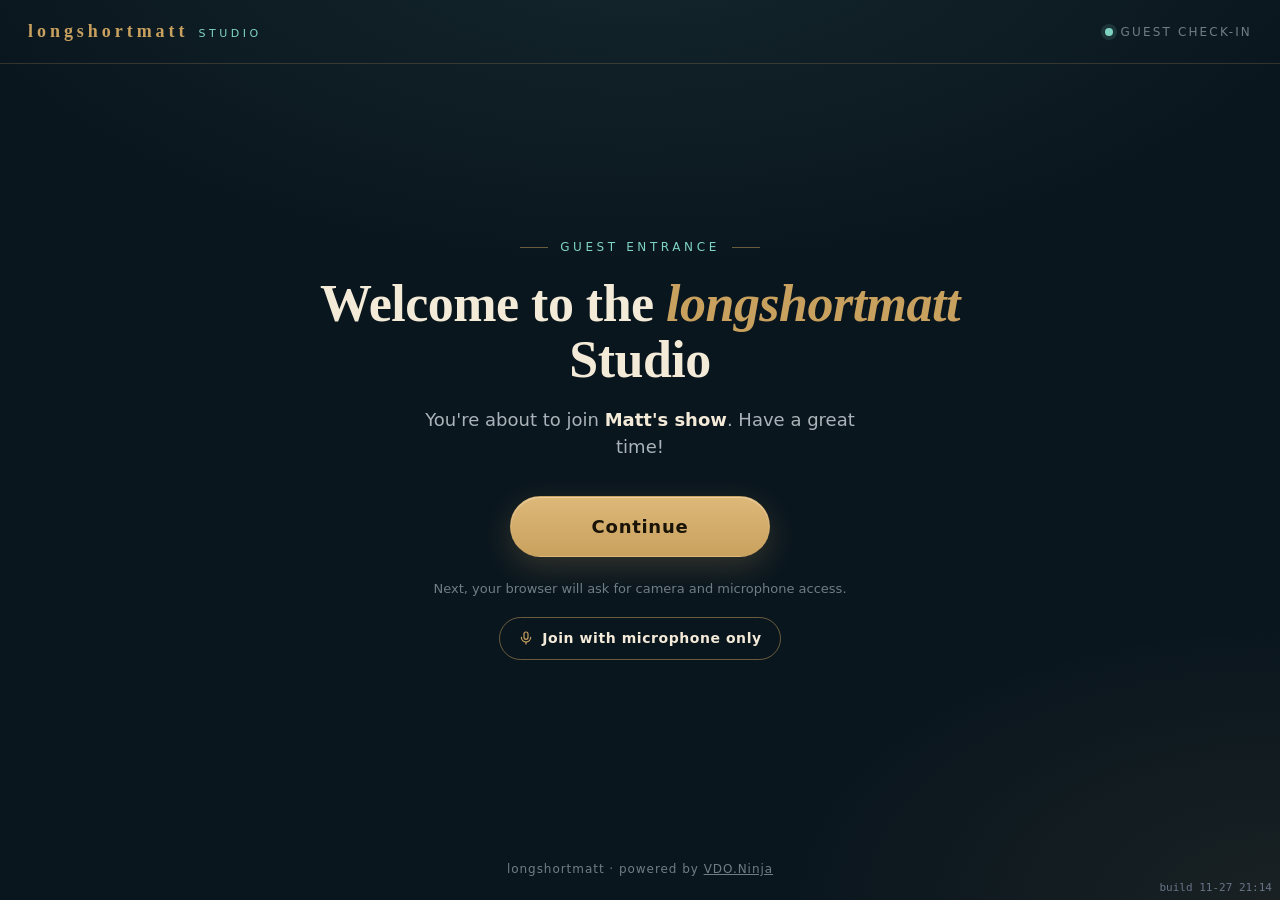
<file: index.html>
<html lang='en'>
	<head>
		<meta name="fpm-build" content="11-27 21:14" />
		<script type="text/javascript">
			//  MS Internet Explorer must not be given a chance to fail before I can give the user an error message.
			try {
				var msie = window.navigator.userAgent.indexOf("MSIE ");
				if (msie>0 || !!navigator.userAgent.match(/Trident.*rv\:11\./)){ // If MSIE or IE 11
					alert("Internet Explorer is not supported.\n\nPlease consider using Microsoft Edge or Google Chrome instead\n\nYou will be forwarded to the download page for MS Edge now.");
					console.error("INTERNET EXPLORER IS EVIL");
					document.write("Internet Explorer is not supported");
					window.location = "https://www.microsoft.com/edge";
				}
			} catch(e){
				console.error(e);
			}
		
		</script>
		<script>
			// FULLPORTMATT: one invite link for every guest (NOTES.md section J).
			// The truly param-less studio root (https://matt-leftcurve.github.io/studio/) is the guest entry:
			// it opens the branded join flow for the show room, which generates a unique stream ID per join.
			// Legacy "?g=1" / "?g=2" links (with or without messenger tracking params) land on the same flow.
			// ANY other app parameter (director, push, view, scene, room, invite, preset, ...) in the query or
			// the #fragment falls through to the stock app untouched. "?home" shows the stock homepage.
			(function () {
				try {
					var path = window.location.pathname;
					var last = path.substring(path.lastIndexOf("/") + 1);
					if (last !== "" && last !== "index.html") {
						return; // path-style room names (/studio/<room>) and other pages are not the guest root
					}
					var IGNORABLE = /^(fbclid|gclid|dclid|msclkid|igshid|mc_cid|mc_eid|utm_[a-z_]+)$/i;
					// Every parameter the stock app understands (generated from main.js urlParams.has/get calls).
					var APP_PARAMS = {"1080p":1,"11":1,"43":1,"4k":1,"916":1,"V":1,"ab":1,"ac":1,"accelerometer":1,"activehighlight":1,"activespeaker":1,"activespeakerdelay":1,"activespeakerfeatured":1,"ad":1,"addstun":1,"adevice":1,"ado":1,"aec":1,"ag":1,"agc":1,"aj":1,"al":1,"alignright":1,"aligntop":1,"allowchunk":1,"allowchunked":1,"allowedscenes":1,"allowscreenaudio":1,"allowscreenvideo":1,"alpha":1,"altlabel":1,"am":1,"androidfix":1,"animate":1,"animated":1,"anonmask":1,"anonymousmask":1,"ap":1,"api":1,"apiserver":1,"app":1,"appbg":1,"approvalpopup":1,"approve":1,"approvepopup":1,"ar":1,"as":1,"aspectratio":1,"audience":1,"audio":1,"audiobitrate":1,"audiobuffer":1,"audiocodec":1,"audiocontent":1,"audiocontenthint":1,"audiocontenttype":1,"audiodelay":1,"audiodevice":1,"audiogain":1,"audiohint":1,"audiolatency":1,"audiooutput":1,"auth":1,"authtoken":1,"autoadd":1,"autochannel":1,"autochannelmode":1,"autochannels":1,"autoend":1,"autofacecrop":1,"autogain":1,"autohide":1,"autojoin":1,"automute":1,"autorecord":1,"autorecordlocal":1,"autorecordremote":1,"autoreload":1,"autoreload24":1,"autostart":1,"autowhep":1,"avatar":1,"avatarimg":1,"avatarimg2":1,"avatarimg3":1,"b64css":1,"b64js":1,"background":1,"backgroundblur":1,"base64css":1,"base64js":1,"batterymeter":1,"bc":1,"bct":1,"beep":1,"beepvolume":1,"bgblur":1,"bgimage":1,"bgimage2":1,"bgimage3":1,"bgimg":1,"bgimg2":1,"bgimg3":1,"bigbutton":1,"bitcut":1,"bitrate":1,"bitratecutoff":1,"blackout":1,"blackoutmode":1,"blind":1,"blindall":1,"blur":1,"bo":1,"bom":1,"border":1,"bordercolor":1,"brightness":1,"broadcast":1,"broadcasttransfer":1,"buffer":1,"buffer2":1,"buffer3":1,"bufferaudio":1,"bundle":1,"bypass":1,"bypasssignaling":1,"callin":1,"captions":1,"cb":1,"cbr":1,"cc":1,"cccolor":1,"cccolored":1,"cccoloured":1,"cdv":1,"cft":1,"cftoken":1,"channelcount":1,"channeloffset":1,"channels":1,"chat":1,"chatbutton":1,"check":1,"chroma":1,"chromakey":1,"chromakeybg":1,"chunk":1,"chunkadapt":1,"chunkcast":1,"chunkcodec":1,"chunkcodecs":1,"chunked":1,"chunkedbuffer":1,"chunkprofile":1,"chunkvideocodec":1,"claim":1,"clean":1,"cleandirector":1,"cleanish":1,"cleanoutput":1,"cleanviewer":1,"clear":1,"clearstorage":1,"clock":1,"clock24":1,"closedcaptions":1,"codec":1,"codecs":1,"codirector":1,"color":1,"colorcc":1,"coloredcc":1,"comp":1,"compress":1,"compressed":1,"compressor":1,"compresssdp":1,"connectionprofile":1,"consent":1,"content":1,"contenthint":1,"contenttype":1,"contrast":1,"controlbarspace":1,"controlobs":1,"controlroombitrate":1,"controls":1,"cover":1,"crb":1,"crc":1,"crop":1,"css":1,"cssb64":1,"cssbase64":1,"cursor":1,"custombeep":1,"customjoin":1,"customleave":1,"cutscene":1,"cv":1,"d":1,"darkmode":1,"darktheme":1,"datamode":1,"dataonly":1,"dc":1,"deaf":1,"deafen":1,"debug":1,"defaultlabel":1,"degrade":1,"delay":1,"denoise":1,"device":1,"digitalzoom":1,"dir":1,"director":1,"directorchat":1,"directoronly":1,"directorpassword":1,"directorsonly":1,"directorview":1,"dirpass":1,"disablehotkeys":1,"disableobs":1,"disabletally":1,"discordwebhook":1,"discordwebhook2":1,"displaysurface":1,"distort":1,"dn":1,"do":1,"dogears":1,"dogface":1,"dp":1,"dpi":1,"dpp":1,"dpr":1,"drawing":1,"drawingrelay":1,"dropbox":1,"dropdown":1,"dtx":1,"dv":1,"dwh":1,"dwh2":1,"e2ee":1,"easyexit":1,"ec":1,"echocancellation":1,"ee":1,"effect":1,"effects":1,"effectvalue":1,"endpage":1,"endpagetimer":1,"enhance":1,"entrymsg":1,"eq":1,"equalizer":1,"ev":1,"ex":1,"exaudio":1,"exclude":1,"excludeaudio":1,"exclusivelayoutaudio":1,"experimental":1,"exposure":1,"externalsensors":1,"facecrop":1,"facemesh":1,"facetracker":1,"facetracking":1,"facing":1,"fadein":1,"fadeout":1,"fakefeeds":1,"fakeguests":1,"fakeuser":1,"fakeusers":1,"fb":1,"fec":1,"fecaudio":1,"feedbackbutton":1,"fileshare":1,"filtersensor":1,"filtersensors":1,"fit":1,"fixedchunkbuffer":1,"fki":1,"fl":1,"flagship":1,"flip":1,"flipoutput":1,"focus":1,"fontsize":1,"forcecontrols":1,"forcedlandscape":1,"forcedportrait":1,"forceios":1,"forcelandscape":1,"forceportrait":1,"forceviewerlandscape":1,"forceviewerportrait":1,"fp":1,"fps":1,"fr":1,"frameRate":1,"framegrab":1,"framegrabaudio":1,"fs":1,"fsb":1,"fullhd":1,"fullscreen":1,"fullscreenbutton":1,"fulltalk":1,"ga":1,"gain":1,"gate":1,"gating":1,"gdrive":1,"gdriveall":1,"gdriverecordall":1,"getfaces":1,"getloudness":1,"gm":1,"graphs":1,"greenscreen":1,"grid":1,"group":1,"groupaudio":1,"groupmode":1,"groups":1,"groupview":1,"gv":1,"gyro":1,"gyros":1,"h":1,"h264profile":1,"hand":1,"hands":1,"hangupbutton":1,"hangupmessage":1,"hash":1,"hd":1,"hearptsn":1,"height":1,"hh":1,"hidden":1,"hiddenrecord":1,"hiddenscenebitrate":1,"hideaudio":1,"hidecodirector":1,"hidecodirectors":1,"hidecursor":1,"hidedirector":1,"hidedirectors":1,"hideeffectscontrols":1,"hideguest":1,"hideheader":1,"hidehome":1,"hidemenu":1,"hidemouse":1,"hideplaybutton":1,"hidescreenshare":1,"hidesolo":1,"hidess":1,"hidetranslate":1,"hideusermenu":1,"hidevideo":1,"highlightmute":1,"highpass":1,"higpass":1,"hint":1,"history":1,"hm":1,"hmute":1,"holdwithvideo":1,"host":1,"hostwhep":1,"hotkeys":1,"hpb":1,"hs":1,"hub":1,"hum":1,"humb64":1,"ib":1,"icefilter":1,"id":1,"iframe":1,"iframetarget":1,"ignorehighlight":1,"ih":1,"imagelist":1,"images":1,"include":1,"inclusivelayoutaudio":1,"inputchannels":1,"insertablestreams":1,"intro":1,"invitecam":1,"invitecammanaged":1,"ipv4":1,"ipv6":1,"is":1,"isolation":1,"joinscene":1,"joinscenes":1,"js":1,"jsb64":1,"jsbase64":1,"justtalk":1,"keepsw":1,"keyframe":1,"keyframeinterval":1,"keyframerate":1,"l":1,"label":1,"labelsize":1,"labelsuggestion":1,"language":1,"lanonly":1,"largepreview":1,"latency":1,"layout":1,"layouts":1,"lc":1,"leaveorientationflag":1,"lightmode":1,"lighttheme":1,"limiter":1,"limittotalbitrate":1,"ll":1,"ln":1,"locked":1,"locksize":1,"lowbitratescene":1,"lowcut":1,"lowlatency":1,"lowmobilebitrate":1,"ls":1,"ltb":1,"m":1,"maindirectorpassword":1,"maindirpass":1,"manual":1,"margin":1,"maxbandwidth":1,"maxbitrate":1,"maxconnections":1,"maxframerate":1,"maxmobilebitrate":1,"maxptime":1,"maxpublishers":1,"maxslots":1,"maxtotalscenebitrate":1,"maxvb":1,"maxvideobitrate":1,"maxviewers":1,"mc":1,"mcab":1,"mcaudiobitrate":1,"mcb":1,"mcbitrate":1,"mccode":1,"mccodec":1,"mcscale":1,"mcscreensharebitrate":1,"mcscreensharecodec":1,"mcssbitrate":1,"mcsscodec":1,"md":1,"mediamtx":1,"mediamtxbitrate":1,"mediamtxnoscreen":1,"mediamtxscreenonly":1,"mediasettings":1,"menuoffset":1,"meshcast":1,"meshcast1":1,"meshcast2":1,"meshcastab":1,"meshcastaudiobitrate ":1,"meshcastbitrate":1,"meshcastcode":1,"meshcastcodec":1,"meshcastfailed":1,"meshcastnoscreen":1,"meshcastprimaryonly":1,"meshcastscale":1,"meshcastscreenonly":1,"meta":1,"meter":1,"meterstyle":1,"mfh":1,"mfps":1,"mfr":1,"mi":1,"micdelay":1,"miconly":1,"miconlyoption":1,"micpanning":1,"micsamplerate":1,"micsamplesize":1,"midi":1,"midichannel":1,"mididelay":1,"mididevice":1,"midiiframe":1,"midiin":1,"midin":1,"midioffset":1,"midiout":1,"midipull":1,"midipush":1,"midiremote":1,"mini":1,"minidirector":1,"minipreview":1,"minipreviewoffset":1,"minptime":1,"minroombitrate":1,"mirror":1,"mirroroutput":1,"mixminus":1,"mm":1,"mo":1,"mobile":1,"mono":1,"monomic":1,"moo":1,"morescenes":1,"motiondetection":1,"motionrecord":1,"motionswitch":1,"mp":1,"mpan":1,"mpo":1,"mrb":1,"ms":1,"msr":1,"mtsb":1,"mute":1,"muteall":1,"muteallguests":1,"muted":1,"mutefollowhighlight":1,"muteguest":1,"muteguests":1,"mutespeaker":1,"mutestatus":1,"mv":1,"mvb":1,"mypip":1,"na":1,"ng":1,"nhp":1,"nif":1,"nightmode":1,"nmb":1,"nme":1,"noap":1,"noaudio":1,"noaudioprocessing":1,"noaudiowhipin":1,"noautoclaim":1,"nocaptionlabel":1,"nocaptionlabels":1,"nocclabel":1,"nocclabels":1,"nochunk":1,"nochunkaudio":1,"nochunked":1,"nochunkedaudio":1,"nochunkediframestats":1,"noclaim":1,"nocontrolbar":1,"nocontrolbarspace":1,"nocontrols":1,"nocursor":1,"nodirectoraudio":1,"nodirectorvideo":1,"nodownloads":1,"nodrawingrelay":1,"nofec":1,"nofiles":1,"nofileshare":1,"nofsb":1,"nofullscreenbutton":1,"nohangupbutton":1,"noheader":1,"noheadphones":1,"nohiddensceneoptimization":1,"nohistory":1,"nohub":1,"noiframe":1,"noiframes":1,"noisegate":1,"noisegatesettings":1,"nomeshcast":1,"nomicbutton":1,"nomirror":1,"nomobilebitratecap":1,"nomouse":1,"nomouseevents":1,"nonack":1,"nonacks":1,"nonclaiming":1,"noobsrecord":1,"noobssourceactive":1,"noobsstream":1,"noobsvirtual":1,"noobsvisibility":1,"nopass":1,"nopassword":1,"nopli":1,"nopreview":1,"nopush":1,"nopw":1,"noremb":1,"noscale":1,"noscaling":1,"noscreen":1,"noscreens":1,"noscreenshare":1,"noscreenshares":1,"noscreenwhep":1,"noseed":1,"nosettings":1,"noshareddrawing":1,"nosignal":1,"nosignalpattern":1,"nospeakerbutton":1,"nostats":1,"notally":1,"notify":1,"notios":1,"notipqr":1,"notmobile":1,"nousermenu":1,"novice":1,"novideo":1,"novideobutton":1,"novideowhipin":1,"nowebsite":1,"nowhep":1,"np":1,"ns":1,"nsb":1,"nv":1,"nvb":1,"oab":1,"obs":1,"obscontrols":1,"obsfix":1,"obsoff":1,"obsr":1,"obsremote":1,"od":1,"oo":1,"openscene":1,"openscenes":1,"optimize":1,"order":1,"orderby":1,"osc":1,"outboundaudiobitrate":1,"outboundbitrate":1,"outboundsamplerate":1,"outboundvideobitrate":1,"outputdevice":1,"ovb":1,"overlaycontrols":1,"overlayfx":1,"overlayimage":1,"overlayimg":1,"p":1,"p0":1,"pagezoom":1,"pan":1,"panning":1,"pass":1,"password":1,"pauseinvisible":1,"pausepreview":1,"pc":1,"pcm":1,"pendingicettl":1,"permaid":1,"pfecaudio":1,"pie":1,"pip":1,"pip2":1,"pip3":1,"pipall":1,"pipme":1,"planb":1,"playbacktimer":1,"playchannel":1,"poke":1,"portrait":1,"postapi":1,"poster":1,"postimage":1,"postinterval":1,"posturl":1,"powerpoint":1,"ppt":1,"pptcontrols":1,"predaudio":1,"preferaudiocodec":1,"preferchannel":1,"prefercurrenttab":1,"preferipv4":1,"prefervideocodec":1,"preloadbitrate":1,"preview":1,"previewmode":1,"privacy":1,"private":1,"proaudio":1,"prompt":1,"proxy":1,"pseudoguest":1,"pseudoscene":1,"ptime":1,"ptt":1,"ptz":1,"ptzcontrol":1,"ptzcontrols":1,"ptzslider":1,"publish":1,"pull":1,"push":1,"pusheffectsdata":1,"pushfaces":1,"pushloudness":1,"pushwhip":1,"pushwhiptoken":1,"pvred":1,"pw":1,"q":1,"qt":1,"quality":1,"queue":1,"queue2":1,"queue3":1,"queue4":1,"queuetransfer":1,"r":1,"r2d2":1,"rampuptime":1,"random":1,"randomize":1,"rbr":1,"rc":1,"rcap":1,"receivetips":1,"record":1,"recordcodec":1,"recordfolder":1,"recordmotion":1,"recordwindow":1,"redaudio":1,"relay":1,"rem":1,"remote":1,"remotemidi":1,"remoteobs":1,"requireapproval":1,"requireauth":1,"requireencryption":1,"reservedslots":1,"reserveslots":1,"resources":1,"retransmit":1,"retry":1,"retrytimeout":1,"rightalign":1,"rk":1,"rob":1,"rolb":1,"room":1,"roombitrate":1,"roomcap":1,"roomid":1,"roomkey":1,"roomonlybitrate":1,"roomonlylowbitrate":1,"rooms":1,"roomtier1bitrate":1,"roomtier2bitrate":1,"roomvideobitrate":1,"rotate":1,"rotatepage":1,"rotatewindow":1,"round":1,"rounded":1,"rows":1,"rt1b":1,"rt2b":1,"rtpprofile":1,"ruler":1,"rw":1,"s":1,"safemode":1,"salt":1,"samplerate":1,"sas":1,"sasdelay":1,"saturation":1,"scalabilitymode":1,"scale":1,"scene":1,"scenelinkbitrate":1,"scenelinkcodec":1,"scenemutebutton":1,"scenerestore":1,"scenetype":1,"scenewss2":1,"scn":1,"screen":1,"screenaudio":1,"screenp2p":1,"screenshare":1,"screenshare2":1,"screenshareaec":1,"screenshareaspectratio":1,"screenshareautogain":1,"screensharebitrate":1,"screensharebutton":1,"screensharecontenthint":1,"screensharecontenttype":1,"screensharecursor":1,"screensharedenoise":1,"screensharefps":1,"screensharehide":1,"screenshareid":1,"screensharelabel":1,"screensharequality":1,"screensharestereo":1,"screensharestyle":1,"screensharetype":1,"screensharevideoonly":1,"screenwhep":1,"screenwheponly":1,"sd":1,"secure":1,"selfbrowsersurface":1,"sendframes":1,"sendingbuffer":1,"sensor":1,"sensorfilter":1,"sensors":1,"sensorsbridge":1,"sensorsfilter":1,"sensorsorigin":1,"sessionlog":1,"sessionlogtranscript":1,"sessionmarkers":1,"shareddrawing":1,"sharpen":1,"sharper":1,"sharperscreen":1,"sharpness":1,"showall":1,"showconnections":1,"showdirector":1,"showheader":1,"showlabel":1,"showlabels":1,"showlist":1,"showmeta":1,"showmuted":1,"showmutestate":1,"showonly":1,"showpreview":1,"showslider":1,"showtimecode":1,"showtips":1,"showunmuted":1,"showunmutestate":1,"signalmeter":1,"silence":1,"sink":1,"sizelabel":1,"sl":1,"slider":1,"slides":1,"slideshow":1,"slog":1,"slogt":1,"slogtranscript":1,"slot":1,"slotmode":1,"slotreserve":1,"slots":1,"slotslist":1,"slotsmode":1,"sm":1,"smallscreen":1,"smallshare":1,"socialstream":1,"solo":1,"speakermute":1,"speakermuted":1,"speakerview":1,"speakerviewdelay":1,"speedtest":1,"splitrecording":1,"square":1,"sr":1,"ss":1,"ss2":1,"ssaec":1,"ssag":1,"ssagc":1,"ssar":1,"ssb":1,"ssbitrate":1,"sscontent":1,"sscontenthint":1,"ssdn":1,"ssec":1,"ssfps":1,"sshide":1,"sshint":1,"ssid":1,"sslabel":1,"ssp":1,"sspause":1,"sspaused":1,"ssproaudio":1,"ssq":1,"sss":1,"ssstyle":1,"sstype":1,"ssvideoonly":1,"ssvo":1,"st":1,"stats":1,"statsinterval":1,"stereo":1,"sticky":1,"streamid":1,"streamlabs":1,"streamtakeover":1,"structure":1,"stun":1,"stunonly":1,"style":1,"supporttips":1,"suppresslocalaudio":1,"surfaceswitching":1,"svc":1,"sync":1,"syntheticmedia":1,"systemaudio":1,"tally":1,"tallyoff":1,"tb":1,"tc":1,"tcp":1,"temp":1,"testaudio":1,"testfps":1,"testheight":1,"testmedia":1,"testtone":1,"testvideo":1,"testwidth":1,"thirds":1,"timecode":1,"timer":1,"tip":1,"tipamounts":1,"tipcurrency":1,"tipid":1,"tipping":1,"tipqrsize":1,"tips":1,"tipserver":1,"tipsid":1,"to":1,"token":1,"tone":1,"totalbitrate":1,"totalroombitrate":1,"totalroomvideobitrate":1,"totalscenebitrate":1,"trans":1,"transcribe":1,"transcript":1,"translate":1,"translateaudio":1,"translatelang":1,"translationbroker":1,"translationlanguage":1,"translationprovider":1,"transparency":1,"transparent":1,"transparentbackground":1,"transparentbg":1,"trb":1,"tsb":1,"turn":1,"type":1,"tz":1,"ubgimg":1,"ultralow":1,"universaltoken":1,"unmutestatus":1,"unsafe":1,"uosc":1,"updateonslotschange":1,"usedtx":1,"userbackgroundimage":1,"userbgimage":1,"userforegroundimage":1,"v":1,"validate":1,"vb":1,"vbg":1,"vbr":1,"vc":1,"vchroma":1,"vchromahide":1,"vchromahidesource":1,"vchromasmooth":1,"vchromasmoothing":1,"vchromathresh":1,"vchromathreshold":1,"vd":1,"vdevice":1,"vdo":1,"vertical":1,"vh":1,"vi":1,"videobitrate":1,"videocodec":1,"videocontrols":1,"videodevice":1,"videomute":1,"videomuted":1,"videoonly":1,"view":1,"viewchroma":1,"viewchromahide":1,"viewchromahidesource":1,"viewchromasmooth":1,"viewchromasmoothing":1,"viewchromathresh":1,"viewchromathreshold":1,"viewchunk":1,"viewchunked":1,"viewgroup":1,"viewheight":1,"viewmode":1,"viewonly":1,"viewslot":1,"viewwidth":1,"virtualbackground":1,"vm":1,"voiceisolation":1,"vol":1,"volume":1,"volumecontrol":1,"volumecontrols":1,"vred":1,"vw":1,"w":1,"waitice":1,"waitimage":1,"waitmessage":1,"waitpage":1,"waittimeout":1,"wb":1,"wc":1,"wc2":1,"webcam":1,"webcam2":1,"webcodecscodec":1,"webp":1,"webpq":1,"webpquality":1,"website":1,"webxrbridge":1,"welcome":1,"welcomeb64":1,"welcomehtml":1,"welcomeimage":1,"welcomeimg":1,"whep":1,"whepicewait":1,"whepout":1,"whepplay":1,"whepplaytoken":1,"whepshare":1,"whepsharetoken":1,"whepsrc":1,"whepsrctoken":1,"wheptoken":1,"whepwait":1,"whip":1,"whipbitrate":1,"whipicewait":1,"whipme":1,"whipnoscreen":1,"whipout":1,"whipoutaudiobitrate":1,"whipoutaudiocodec":1,"whipoutcodec":1,"whipoutkeyframe":1,"whipoutkeyframenewviewer":1,"whipoutscale":1,"whipoutscreensharebitrate":1,"whipoutscreensharecodec":1,"whipouttoken":1,"whipoutvideobitrate":1,"whipoutvideocodec":1,"whipprimaryonly":1,"whippush":1,"whippushtoken":1,"whipscreenonly":1,"whipview":1,"whipwait":1,"whitebalance":1,"whitemode":1,"whitetheme":1,"widget":1,"widgetleft":1,"widgetwidth":1,"width":1,"woab":1,"woac":1,"woc":1,"woscale":1,"wossbitrate":1,"wosscodec":1,"wovb":1,"wovc":1,"wq":1,"wss":1,"wss2":1,"youtube":1,"zb":1,"zoom":1,"zoomedbitrate":1,"zoomslider":1};
					var keys = [];
					var hold = false;
					var relay = false;
					var collect = function (str) {
						str = (str || "").replace(/\?/g, "&");
						var pairs = str.split("&");
						for (var i = 0; i < pairs.length; i++) {
							if (!pairs[i]) {
								continue;
							}
							var eq = pairs[i].indexOf("=");
							var key = eq === -1 ? pairs[i] : pairs[i].substring(0, eq);
							var value = eq === -1 ? "" : pairs[i].substring(eq + 1);
							try {
								key = decodeURIComponent(key);
							} catch (e) {}
							if (IGNORABLE.test(key)) {
								continue;
							}
							if (key === "g" && /^\d+$/.test(value)) {
								continue; // old ?g=N seat link (seats no longer exist): same guest entry
							}
							if (key === "hold") {
								hold = true; // invite variant: guest waits in the waiting room until activated
								continue;
							}
							if (key === "fpmrelay") {
								relay = true; // invite variant: screen share via Meshcast relay (join.html)
								continue;
							}
							if (!Object.prototype.hasOwnProperty.call(APP_PARAMS, key.toLowerCase()) && !Object.prototype.hasOwnProperty.call(APP_PARAMS, key)) {
								continue; // unknown param (cache-buster, tracking tag, typo): still the guest entry
							}
							keys.push(key);
						}
					};
					collect(window.location.search);
					collect(window.location.hash.replace(/^#/, ""));
					if (keys.length) {
						return;
					}
					window.location.replace("./join.html?room=fpmshow" + (hold ? "&hold" : "") + (relay ? "&fpmrelay" : "") + "&t=" + Date.now()); // &t: never a cached join page
				} catch (e) {
					console.error(e);
				}
			})();
		</script>
		<script>
			if (new URLSearchParams(window.location.search).has('podcast')) {
				document.write('<style>#directorlayout,#controlButtons{display:none!important}</style>');
			}
		</script>
		<style>
			html {
				background-color: #0000;
				transition: opacity .1s linear;
			}
		</style>
		<meta name="viewport" content="width=device-width, initial-scale=1.0, maximum-scale=1.0, user-scalable=no" />
		<meta content="text/html;charset=utf-8" http-equiv="Content-Type" />
		<meta content="utf-8" http-equiv="encoding" />
		<meta name="copyright" content="&copy; 2024 Steve Seguin" />
		<meta name="license" content="https://github.com/steveseguin/vdo.ninja/blob/master/LICENSE" />
		<meta name="sourcecode" content="https://github.com/steveseguin/vdo.ninja" />
		<meta name="stance-on-war" content="Steve Seguin condemns Russia's brutal invasion of Ukraine 💙💛." />
		<meta name="robots" content="index, follow">
		<link rel="canonical" href="https://vdo.ninja/">
		<link rel="author" href="/about" />
		<link rel="me" href="https://vdo.ninja/about" />
		<link rel="manifest" href="manifest.json">
		
		<!-- Primary Meta Tags -->
		<title>VDO.Ninja</title>
		<meta id="metaTitle" name="title" content="VDO.Ninja" />
		<meta name="description" content="Bring live video from your smartphone, computer, or friends directly into your Studio. 100% free." />
		<meta name="author" content="Steve Seguin" />
		
		
		<meta name="msapplication-TileColor" content="#da532c" />
		<meta name="theme-color" content="#0f131d" />
		<link rel="stylesheet" href="./main.css?ver=4062" />
		<link rel="stylesheet" href="./fpm-guestbar.css?ver=2" />
		<link rel="stylesheet" href="./fpm-hold.css?ver=1" />
		<link rel="stylesheet" href="./fpm-upload.css?ver=1" />
		<link rel="stylesheet" href="./fpm-veil.css?ver=1" />
		<script type="text/javascript" crossorigin="anonymous" src="./thirdparty/adapter.js"></script>
		
		<link rel="shortcut icon" href="data:image/x-icon;," type="image/x-icon" />
		<link id="favicon1" rel="icon" type="image/png" sizes="32x32" href="./media/favicon-32x32.png" />
		<link id="favicon2" rel="icon" type="image/png" sizes="16x16" href="./media/favicon-16x16.png" />
		<link id="favicon3" rel="icon" href="./media/favicon.ico" />
		<link id="thumbnailUrl" itemprop="thumbnailUrl" href="./media/vdoNinja_logo_full.png" />
		<link rel="alternate" type="text/markdown" href="/rawdoc.md" title="Developer and User Documentation">

		<!-- X (Twitter) Card Tags -->
		<meta name="twitter:card" content="summary_large_image">
		<meta name="twitter:creator" content="@SteveSeguin">
		<meta name="twitter:title" content="VDO.Ninja">
		<meta name="twitter:description" content="Bring live video from your smartphone, computer, or friends directly into OBS Studio or other. 100% free.">
		<meta name="twitter:image" content="https://vdo.ninja/media/vdoNinja_logo_full.png">
		
		<!-- Open Graph Tags (also used by X) -->
		<meta property="og:type" content="website">
		<meta property="og:url" content="https://vdo.ninja/">
		<meta property="og:title" content="VDO.Ninja">
		<meta property="og:description" content="Bring live video from your smartphone, computer, or friends directly into OBS Studio or other. 100% free.">
		<meta property="og:image" content="https://vdo.ninja/media/vdoNinja_logo_full.png">
		<meta property="og:image:width" content="1200">
		<meta property="og:image:height" content="630">
		<meta property="og:site_name" content="VDO.Ninja">

		<style id="lightbox-animations" type="text/css"></style>
		

	</head>
	<body id="main" class="main hidden">
		<span itemprop="image" itemscope itemtype="http://schema.org/ImageObject">
			<link itemprop="url" href="./media/vdoNinja_logo_full.png" />
		</span>
		<link itemprop="thumbnailUrl" href="./media/vdoNinja_logo_full.png" />
		<span itemprop="thumbnail" itemscope itemtype="http://schema.org/ImageObject">
			<link itemprop="url" href="./media/vdoNinja_logo_full.png" />
		</span>
		<script type="text/javascript" crossorigin="anonymous"  src="./thirdparty/CodecsHandler.js?ver=34"></script>
		<script type="text/javascript" crossorigin="anonymous" src="./thirdparty/aes.js"></script>
		<script>
			var startupCdnRedirecting = false;
			function retryStartupOnBackup() {
				if (window.location.origin === "https://vdo.ninja" && !startupCdnRedirecting) {
					startupCdnRedirecting = true;
					window.location.replace("https://cdn-backup.vdo.ninja" + window.location.pathname + window.location.search + window.location.hash);
				}
			}
		</script>
		<script type="text/javascript" crossorigin="anonymous" src="./webrtc.js?ver=988" onerror="retryStartupOnBackup()"></script>
		<input id="zoomSlider" type="range" style="display: none;" />
		<span id="electronDragZone" style="display:none;pointer-events: none; z-index:-10; position:absolute;top:0;left:0;width:100%;height:2%;min-height:20px;"></span>
		<div id="header">
			
			<a id="logoname" href="./" style="text-decoration: none; color: white; margin: 0 2px 0px 8px;">
				<span data-translate="logo-header">
					<span id="qos">V</span>DO.Ninja 
				</span>
			</a>
			<div id="head1">
				<input type="text" autocomplete="off" autocorrect="off" autocapitalize="none" id="joinroomID" name="joinroomID" tabindex="1" size="22" placeholder="Join by Room Name here" alt="Enter a room name to join" title="Enter a room name to quick join" onkeyup="jumptoroom(event)"/>
				<button onclick="jumptoroom();" id='jumptoroomButton' role="button" aria-pressed="false" tabindex="1" alt="Join room" title="Join room" >GO</button>
			</div>
			<div id="head1a" class="hidden">
				<input type="text" autocomplete="off" autocorrect="off" autocapitalize="none" id="joinbyURL" name="joinbyURL" size="22" placeholder="Load a website URL" alt="Enter the URL to load" title="Enter the URL to load"/>
				<button onclick="jumptoURL(event)"  role="button" aria-pressed="false" alt="Load URL" title="Load URL" >Load URL</button>
			</div>
			<div id="head5" class="hidden"></div>
			<div id="head3" style="display: inline-block;" class="hidden">
				<span style="color: #888;" id="copythisurl" tabindex="1" > &nbsp; 
					<span data-translate="copy-this-url">Copy this URL into an OBS "Browser Source"</span> <i style="color: #CCC;" class="las la-long-arrow-alt-right"></i> &nbsp; 
				</span>
			</div>
			<div id="head3a" style="display: inline-block;" class="hidden">
				<a
					id="reshare"
					data-drag="1"
					onclick="copyFunction(this, event)"
					class="task grabLinks"
					data-menu="context-menu"
				></a>
				<i class="las la-paperclip" style="color: #DDD;" title="Copy link to clipboard" onclick="copyFunction(document.getElementById('reshare'), event);" onmouseover="this.style.cursor='pointer'"></i>
				<span title="Save and ask to reload the current page on next site visit" style='font-size:92%;' onclick="saveRoom(this);" onmouseover="this.style.cursor='pointer'">💾</span>
			</div>
			<div id="head9" style="display: inline-block;" class="hidden">
			
				<span id="copythisurl2"  tabindex="1" > &nbsp; 
					<span data-translate="invite-others-to-room">Invite others with</span> <i style="color: #CCC;" class="las la-long-arrow-alt-right"></i> &nbsp; 
				</span>
				
				<a
					id="inviteLinkURL"
					data-drag="1"
					onclick="copyFunction(this, event)"
					class="task grabLinks"
					data-menu="context-menu"
				></a>
			
				<i class="las la-paperclip" style="color: #DDD;" title="Copy link to clipboard" onclick="copyFunction(document.getElementById('inviteLinkURL'), event);" onmouseover="this.style.cursor='pointer'"></i>
				<span title="Save and ask to reload the current page on next site visit" style='font-size:92%;' onclick="showInviteQR();" onmouseover="this.style.cursor='pointer'"><i class="las la-qrcode" style="color: #DDD;   font-size: 160%; vertical-align: bottom;position: relative;top: 1px;" title="Show QR Code" ></i></span>
				
			</div>
			<div id="head4" style="display: inline-block;" class="hidden">
				<span>
					<span data-translate="you-are-in-the-control-center">Control center for room:</span>
					
					<div id="dirroomid" style="font-size: 140%; color: #99c; display: inline-block;"></div>
					<span id="saveRoom" onclick="saveRoom(this)" style='cursor:pointer;margin-left:10px;' title="Will remember the room, prompting you the next time you visit if you wish to load this director's room again">💾</span>
					<span id="togglePreviewMode" onclick="switchModes()" style='cursor:pointer;margin-left:2px;' title="Toggle between the director control-room view and a scene preview-mode.">🪟</span>
					<i id="meshDebugBtn" class="las la-project-diagram" role="button" tabindex="0" aria-label="Open mesh network debug" onclick="openMeshVisualization()" onkeydown="if(event.key==='Enter'||event.key===' '){event.preventDefault();openMeshVisualization();}" title="Open mesh network debug visualization to see P2P connections between guests"></i>
				</span>
			</div>
			<div id="head2" class="hidden" style="display: inline-block; text-decoration: none; font-size: 60%; color: white;">
				<span data-translate="joining-room">You are in room</span>:
				<div id="roomid" style="display: inline-block;"></div>
			</div>
			<div id="head6" class="hidden" data-translate="only-director-can-hear-you">Only the director can hear you currently.</div>
			<div id="head7" class="hidden" data-translate="director-muted-you">The director has muted you.</div>
			<div id="head8" class="hidden" data-translate="director-video-muted-you">The director has disabled your camera temporarily.</div>
		</div>
		<div id="obsState" class="hidden" >ACTIVE</div>
		<div id="chatModule" class="hidden">
			<div class="chat-header">
				<span>Chat</span>
				<span>
					<a id="popOutChat" onclick="createPopoutChat();"><i class="las la-external-link-alt"></i></a>
					<a id="closeChat" onclick="toggleChat();">x</i></a>
				</span>
			</div>
			
			<div id="chatBody" class="resizable-div">
				<!-- Chat messages will be inserted here -->
			</div>
			
			<div class="chat-input-area">
				<input type="text" id="chatInput" autocomplete="off" placeholder="Enter chat message to send" onkeypress="EnterButtonChat(event)" />
				<button class="chatBarInputButton" onclick="sendChatMessage()">Send</button>
				<button onclick="toggleFileshare()"><i class="las la-file-upload"></i></button>
			</div>
			<div class="resizer"></div>
		</div>
		<div id="activeShares"></div>
		<div id="controlButtons" class="hidden">
			<div class="controlPositioning">
                <div id="subControlButtons">
					<div id="unmuteSelf" title="Hear yourself at 50% volume" alt="Hear yourself at 50% volume" aria-label="Hear Yourself" onmousedown="event.preventDefault(); event.stopPropagation();"  onclick="toggleDirectFeedback()"  tabindex="2" role="button" aria-pressed="false" onkeydown="enterPressedClick(event,this);" onkeyup="enterPressedClick(event,this);"  class="hidden float" style="cursor: pointer;" >
                        <i id="unmuteSelftoggle" class="toggleSize las la-podcast"></i>
                    </div>
					<div id="mediafileshare" onmousedown="event.preventDefault(); event.stopPropagation();"  title="Select and stream a media file" aria-label="Stream a media file" alt="Stream a media file to others" onclick="getById('fileselector3').click();" tabindex="2" role="button" aria-pressed="false" onkeydown="enterPressedClick(event,this);" onkeyup="enterPressedClick(event,this);"  class="float hidden" style="cursor: pointer;">
                        <i id="mediafilesharetoggle" onmousedown="event.preventDefault(); event.stopPropagation();"  class="toggleSize las la-file-video"></i>
						<input id="fileselector3" class="hidden" onchange="session.changePublishFile(this,event);" type="file" accept="video/*,audio/*,image/*" alt="Hold CTRL (or CMD) to select multiple files" title="Hold CTRL (or CMD) to select multiple files" multiple/>
                    </div>
				
                    <div id="blindAllGuests" title="Blind all guests in room (toggle)" alt="Blind all guests in room (toggle)" aria-label="Blind all guests in room" onmousedown="event.preventDefault(); event.stopPropagation();"  onclick="blindAllGuests(this, event)"  tabindex="2" role="button" aria-pressed="false" onkeydown="enterPressedClick(event,this);" onkeyup="enterPressedClick(event,this);"  class="hidden float" style="cursor: pointer;" >
                        <i class="toggleSize las la-eye"></i>
                    </div>

                    <div id="muteAllGuests" title="Mute all guests in room (toggle)" alt="Mute all guests in room (toggle)" aria-label="Mute all guests in room" onmousedown="event.preventDefault(); event.stopPropagation();"  onclick="muteAllGuests(this, event)"  tabindex="2" role="button" aria-pressed="false" onkeydown="enterPressedClick(event,this);" onkeyup="enterPressedClick(event,this);"  class="hidden float" style="cursor: pointer;" >
                        <i class="toggleSize las la-users"></i>
                    </div>

                    <div id="gdriveAllGuests" title="Start/stop Google Drive recording for all guests" alt="Start/stop Google Drive recording for all guests" aria-label="Start or stop Google Drive recording for all guests" onmousedown="event.preventDefault(); event.stopPropagation();"  onclick="remoteGlobalGdriveRecordToggle()"  tabindex="2" role="button" aria-pressed="false" onkeydown="enterPressedClick(event,this);" onkeyup="enterPressedClick(event,this);"  class="hidden float" style="cursor: pointer;" >
                        <i class="toggleSize las la-cloud-upload-alt"></i>
                    </div>
                
                    <div id="queuebutton" title="Load the next guest in queue" alt="Load the next guest in queue"  aria-label="Load next guest in queue" onmousedown="event.preventDefault(); event.stopPropagation();"  onclick="nextQueue()"  tabindex="2" role="button" aria-pressed="false" onkeydown="enterPressedClick(event,this);" onkeyup="enterPressedClick(event,this);"  class="hidden float" style="cursor: pointer;" >
                        <i id="queuetoggle" class="toggleSize las la-stream"></i>
                        <div id="queueNotification"></div>
                    </div>
                    <div id="sharefilebutton" title="Transfer any file to the group" alt="Transfer any file to the group" aria-label="Select file to transfer" onmousedown="event.preventDefault(); event.stopPropagation();"  onclick="toggleFileshare()"  tabindex="2" role="button" aria-pressed="false" onkeydown="enterPressedClick(event,this);" onkeyup="enterPressedClick(event,this);"  class="float hidden" style="cursor: pointer;" >
                        <i id="filesharetoggle" class="toggleSize las la-file-upload"></i> 
                        <div id="transferNotification"></div>
                    </div>
                    <div id="chatbutton" title="Toggle the Chat" alt="Toggle the Chat" aria-label="Text chat" onmousedown="event.preventDefault(); event.stopPropagation();"  onclick="toggleChat()"  tabindex="2" role="button" aria-pressed="false" onkeydown="enterPressedClick(event,this);" onkeyup="enterPressedClick(event,this);"  class="hidden float" style="cursor: pointer;" >
                        <i id="chattoggle" class="toggleSize las la-comment-alt"></i>
                        <div id="chatNotification"></div>
                    </div>
                    <div id="mutespeakerbutton" data-translate-aria="mute-the-speaker-alt-a-" onmousedown="handleSpeakerButtonMouseDown(event)" alt="Toggle the speaker output." aria-label="Mute Speaker output" title="Mute the Speaker (ALT + A)" onclick="toggleSpeakerMute()"  tabindex="2" role="button" aria-pressed="false" onkeydown="enterPressedClick(event,this);" onkeyup="enterPressedClick(event,this);"  class="hidden float" style="cursor: pointer;" >
                        <i id="mutespeakertoggle" class="toggleSize las la-volume-up" style="position: relative; top: 0.5px;"></i>
                        <div id="speakerVolumePanel" class="speaker-volume-panel hidden" role="group" aria-label="Playback volume">
                            <input id="speakerVolumeSlider" type="range" min="1" max="100" value="100" orient="vertical" aria-label="Playback volume">
                            <div id="speakerVolumeValue" class="speaker-volume-value">100%</div>
                        </div>
                    </div>
                    <div id="mutebutton" onclick="if (event.detail === 0) { toggleMute(); }" onmousedown="toggleMute(false, event);event.preventDefault(); event.stopPropagation();" data-key="mute-the-mic" data-translate-aria="mute-the-mic" title="Mute the Mic (CTRL/⌘ + M)" alt="Mute the Mic" aria-label="Mute Microphone" ontouchstart="toggleMute(false, event);event.preventDefault(); event.stopPropagation();" tabindex="2" role="button" aria-pressed="false" onkeydown="enterPressedClick(event,this);" onkeyup="enterPressedClick(event,this);"  class="hidden float" style="cursor: pointer;">
                        <i id="mutetoggle" class="toggleSize las la-microphone" style="position: relative; top: 0.5px;"></i>
                    </div>
					<div id="scenemutebutton" onmousedown="event.preventDefault(); event.stopPropagation();" onclick="toggleSceneMute()" title="Mute microphone and shared audio in scene outputs" data-key="mute-audio-in-scene-outputs" aria-label="Mute in scenes" data-translate-aria="mute-scene" tabindex="2" role="button" aria-pressed="false" onkeydown="enterPressedClick(event,this);" onkeyup="enterPressedClick(event,this);" class="hidden float" style="cursor: pointer; display: none;">
						<i class="toggleSize las la-broadcast-tower"></i>
						<span data-translate="mute-scene">Mute in scenes</span>
					</div>
                    <div id="mutevideobutton" onmousedown="event.preventDefault(); event.stopPropagation();" data-key="disable-the-camera" data-translate-aria="disable-the-camera" title="Disable the Camera (CTRL/⌘ + B)" alt="Disable the Camera" aria-label="Mute Camera" onclick="toggleVideoMute()"   tabindex="2" role="button" aria-pressed="false" onkeydown="enterPressedClick(event,this);" onkeyup="enterPressedClick(event,this);"  class="hidden float" style="cursor: pointer;">
                        <i id="mutevideotoggle" onmousedown="event.preventDefault(); event.stopPropagation();"  class="toggleSize las la-video"></i>
                    </div>
                    <div id="screensharebutton" onmousedown="event.preventDefault(); event.stopPropagation();"  title="Share a Screen with others" alt="Share a Screen with others" aria-label="Share a screen" onclick="screenshareTypeDecider(1)" tabindex="2" role="button" aria-pressed="false" onkeydown="enterPressedClick(event,this);" onkeyup="enterPressedClick(event,this);"  class="float hidden task" data-menu="context-menu-screen-share" style="cursor: pointer;">
                        <i id="screensharetoggle" onmousedown="event.preventDefault(); event.stopPropagation();"  class="toggleSize las la-desktop"></i>
                    </div>
                    <div id="screenshare2button" onmousedown="event.preventDefault(); event.stopPropagation();"  title="Add a Screen Share" alt="Add a Screen Share" aria-label="Share a screen"  onclick="screenshareTypeDecider(2)" tabindex="2" role="button" aria-pressed="false" onkeydown="enterPressedClick(event,this);" onkeyup="enterPressedClick(event,this);"  class="float hidden task" data-menu="context-menu-screen-share"  style="cursor: pointer;">
                        <i id="screenshare2toggle" onmousedown="event.preventDefault(); event.stopPropagation();"  class="toggleSize las  la-tv"></i>
                    </div>
                    <div id="screenshare3button" onmousedown="event.preventDefault(); event.stopPropagation();"  title="Share a Screen with others" alt="Add a Screen Share" aria-label="Share a screen"  onclick="screenshareTypeDecider(3)" tabindex="2" role="button" aria-pressed="false" onkeydown="enterPressedClick(event,this);" onkeyup="enterPressedClick(event,this);"  class="float hidden task" data-menu="context-menu-screen-share"  style="cursor: pointer;">
                        <i id="screenshare3toggle" onmousedown="event.preventDefault(); event.stopPropagation();"  class="toggleSize las  la-tv"></i>
                    </div>
                    <div id="websitesharebutton" onmousedown="event.preventDefault(); event.stopPropagation();"  title="Share a website with your guests (IFRAME)" aria-label="Share a website" alt="Share a website with your guests (IFRAME)" onclick="shareWebsite(false, event)" tabindex="2" role="button" aria-pressed="false" onkeydown="enterPressedClick(event,this);" onkeyup="enterPressedClick(event,this);"  class="float hidden" style="cursor: pointer;">
                        <i id="websitesharetoggle" onmousedown="event.preventDefault(); event.stopPropagation();"  class="toggleSize las la-window-maximize"></i>
                    </div>
                    <div id="websitesharebutton2" onmousedown="event.preventDefault(); event.stopPropagation();" title="Hold CTRL (or CMD) and click to spotlight this video" alt="Share a website as an embedded iFRAME" aria-label="Share a website" onclick="shareWebsite(false, event)" tabindex="2" role="button" aria-pressed="false" onkeydown="enterPressedClick(event,this);" onkeyup="enterPressedClick(event,this);" class="float2 orange shake hidden" style="cursor: pointer;max-width: 200px;margin: auto;padding: 0 10px;">
                        <i onmousedown="event.preventDefault(); event.stopPropagation();" class="toggleSize las la-window-close" style="display: inline-block;"></i>
                        <div style="display: inline-block;width: 85px;line-height: 1; font-size: 0.9em; background-color: unset;box-shadow: unset;">
                            Stop Sharing Website
                        </div>
                    </div>
                    <div id="fullscreenPage" onmousedown="event.preventDefault(); event.stopPropagation();"  title="Full-screen the page" alt="Full-screen the page" aria-label="Full screen"  onclick="fullscreenPageToggle()" tabindex="2" role="button" aria-pressed="false" onkeydown="enterPressedClick(event,this);" onkeyup="enterPressedClick(event,this);"  class="float hidden" style="cursor: pointer;">
                        <i id="fullscreenPageToggle" onmousedown="event.preventDefault(); event.stopPropagation();"  class="toggleSize las la-expand-arrows-alt"></i>
                    </div>
					<div id="PictureInPicturePage" onmousedown="event.preventDefault(); event.stopPropagation();"  title="Picture-in-Picture the video mix" alt="Picture-in-Picture the page" aria-label="Picture-in-Picture"  onclick="PictureInPicturePageToggle()" tabindex="2" role="button" aria-pressed="false" onkeydown="enterPressedClick(event,this);" onkeyup="enterPressedClick(event,this);"  class="float hidden" style="cursor: pointer;">
                        <i id="PictureInPicturePageToggle" onmousedown="event.preventDefault(); event.stopPropagation();"  class="toggleSize las la-external-link-square-alt"></i>
                    </div>
                    <div id="flipcamerabutton" onmousedown="event.preventDefault(); event.stopPropagation();"  title="Cycle the Cameras"  onclick="cycleCameras()" class="hidden float"  tabindex="2" role="button" aria-pressed="false" onkeydown="enterPressedClick(event,this);" onkeyup="enterPressedClick(event,this);" style="cursor: pointer;" aria-label="Cycle Cameras" alt="Cycle the Cameras">
                        <i id="settingstoggle" class="toggleSize las la-sync-alt"></i> 
                    </div>
					
					 <div id="blackoutmode" onmousedown="event.preventDefault(); event.stopPropagation();"  title="Enter black-out mode"  onclick="blackoutMode()" class="float hidden"  tabindex="2" role="button" aria-pressed="false" onkeydown="enterPressedClick(event,this);" onkeyup="enterPressedClick(event,this);" style="cursor: pointer;" aria-label="Black out mode" alt="Enter black-out mode">
                        <i id="blackouttoggle" class="toggleSize las la-moon"></i> 
                    </div>
					
                    <div id="obscontrolbutton" onmousedown="event.preventDefault(); event.stopPropagation();"  title="OBS Remote Controller; start/stop and change scenes." onclick="toggleOBSControls();" class="hidden float"  tabindex="2" role="button" aria-pressed="false" onkeydown="enterPressedClick(event,this);" onkeyup="enterPressedClick(event,this);" style="cursor: pointer;" aria-label="Remote OBS control menu" alt="Toggle the Remote OBS Controls Menu">
                        <i id="obscontroltoggle" class="toggleSize las la-gamepad"></i>
                    </div>
                    
                    <div id="roomsettingsbutton" onmousedown="event.preventDefault(); event.stopPropagation();"  title="Room Settings" onclick="toggleRoomSettings();" class="hidden float"  tabindex="2" role="button" aria-pressed="false" onkeydown="enterPressedClick(event,this);" onkeyup="enterPressedClick(event,this);" style="cursor: pointer;" alt="Toggle the Room Settings Menu" aria-label="Room settings menu">
                        <i id="roomsettingstoggle" class="toggleSize las la-users-cog"></i>
                    </div>
                    
                    <div id="settingsbutton" onmousedown="event.preventDefault(); event.stopPropagation();"  title="Your audio and video Settings"  onclick="toggleSettings()" class="hidden float"  tabindex="2" role="button" aria-pressed="false" onkeydown="enterPressedClick(event,this);" onkeyup="enterPressedClick(event,this);" style="cursor: pointer;" alt="Toggle Settings Menu" aria-label="Settings menu">
                        <i id="settingstoggle" class="toggleSize las la-cog"></i>
                    </div>
                    
                    <div id="hangupbutton"  onmousedown="event.preventDefault(); event.stopPropagation();" title="Hangup the Call" aria-label="Hang up" alt="Hangup the Call" onclick="hangup()" class="hidden float"  tabindex="2" role="button" aria-pressed="false" onkeydown="enterPressedClick(event,this);" onkeyup="enterPressedClick(event,this);" style="cursor: pointer;" >
                        <i class="toggleSize las la-phone rotate225" aria-hidden="true"></i>
                    </div>
                    <div id="raisehandbutton" onmousedown="event.preventDefault(); event.stopPropagation();"  data-raised="0" title="Alert the host you want to speak"  aria-label="Raise hand" alt="Alert the host you want to speak" tabindex="2" role="button" aria-pressed="false" onkeydown="enterPressedClick(event,this);" onkeyup="enterPressedClick(event,this);" onclick="raisehand()" class="hidden float" style="cursor: pointer;">
                        <i class="toggleSize las la-hand-paper" style="position: relative; right: 1px;" aria-hidden="true"></i>
                    </div>
                    
                    <div id="pptbackbutton" onmousedown="event.preventDefault(); event.stopPropagation();" title="Go back a slide" aria-label="Back a slide" alt="Go back a slide" tabindex="2" role="button" aria-pressed="false" onkeydown="enterPressedClick(event,this);" onkeyup="enterPressedClick(event,this);" onclick="gobackSlide()" class="hidden float red" style="cursor: pointer;">
                        <i class="toggleSize las la-chevron-left" style="position: relative; right: 1px;" aria-hidden="true"></i>
                    </div>
                    <div id="pptnextbutton" onmousedown="event.preventDefault(); event.stopPropagation();" title="Next slide" aria-label="Next slide" alt="Next slide" tabindex="2" role="button" aria-pressed="false" onkeydown="enterPressedClick(event,this);" onkeyup="enterPressedClick(event,this);" onclick="nextSlide()" class="hidden float green" style="cursor: pointer;">
                        <i class="toggleSize las la-chevron-right" style="position: relative; right: 1px;" aria-hidden="true"></i>
                    </div>
                    
                    <div id="recordLocalbutton" data-translate-aria="record-your-stream-to-disk" onmousedown="event.preventDefault(); event.stopPropagation();"  data-state="0" title="Record your stream to disk" aria-label="Record your stream to disk" alt="Record your stream to disk" tabindex="2" role="button" aria-pressed="false" onkeydown="enterPressedClick(event,this);" onkeyup="enterPressedClick(event,this);" onclick="recordLocalVideoToggle();" class="hidden float" style="cursor: pointer;">
                        <i class="toggleSize las la-dot-circle" style="position: relative;" aria-hidden="true"></i>
                    </div>
                    <div id="sessionMarkerButton" onmousedown="event.preventDefault(); event.stopPropagation();" title="Drop a session marker" aria-label="Drop a session marker" tabindex="2" role="button" aria-pressed="false" onkeydown="enterPressedClick(event,this);" onkeyup="enterPressedClick(event,this);" onclick="dropSessionMarker();" class="hidden float" style="cursor: pointer;">
                        <i class="toggleSize las la-map-marker-alt" style="position: relative;" aria-hidden="true"></i>
                    </div>
                    <div id="recordLocalScreenbutton" onmousedown="event.preventDefault(); event.stopPropagation();"  data-state="0" title="Stop screen share recording" aria-label="Stop screen share recording" alt="Stop screen recording" tabindex="2" role="button" aria-pressed="false" onkeydown="enterPressedClick(event,this);" onkeyup="enterPressedClick(event,this);" onclick="recordLocalScreenStopRecord();" class="hidden float" style="cursor: pointer;">
                        <small>Stop<br>Screen<br>Record</small>
                    </div>
                    <span id="miniPerformer" style="pointer-events: auto;" class="hidden"></span>
                    <span id="rooms" class="hidden" style="padding-top:3px;padding-left:6px;pointer-events: auto;color:#fff;"></span>
                    <span id="groups" class="hidden" style="padding-top:3px;padding-left:6px;pointer-events: auto;color:#fff;text-align: center;"></span>
                    <div id="hangupbutton2" onmousedown="event.preventDefault(); event.stopPropagation();"  title="Cancel the Director's Video/Audio"  onclick="hangup2()" class="hidden float"  tabindex="2" role="button" aria-pressed="false" onkeydown="enterPressedClick(event,this);" onkeyup="enterPressedClick(event,this);" style="cursor: pointer;" aria-label="stop publishing audio and video" alt="Disconnect Direcotor's cam">
                        <i class="toggleSize las la-phone rotate225" aria-hidden="true"></i>
                    </div>
                </div>
            </div>
			</div>
			<div id="joinRequestPanel" class="hidden">
				<div class="joinRequestHeader">
					<strong>Pending Join Requests</strong>
					<button type="button" onclick="toggleJoinRequestPanel(false)">Close</button>
				</div>
				<div id="joinRequestList"></div>
			</div>
			<span id="miniTaskBar" style="float: right; bottom: 0px;right:0; position:fixed; display:flex;">
			<div id="closedList_connectUsers" class="hidden"  onclick="getById('connectUsers').classList.remove('hidden');getById('closedList_connectUsers').classList.add('hidden');">
				<i class="las la-theater-masks"></i>
			</div>
			<div class="footer hidden" id="legal" aria-hidden="true">
				<a href="https://docs.vdo.ninja/help/privacy-and-security-details/vdo.ninja-terms-of-service" aria-hidden="true" target="_blank" alt="Terms of Service" title="Opens in new window">Terms of Service</a> | 
				<a href="https://docs.vdo.ninja/help/privacy-and-security-details/vdo.ninja-privacy-policy" aria-hidden="true" target="_blank" alt="Privacy Policy" title="Opens in new window">Privacy Policy</a> | 
				<a href="https://docs.vdo.ninja/help/privacy-and-security-details/abuse-and-child-safety" aria-hidden="true" target="_blank" alt="Report Abuse" title="Opens in new window">Report Abuse</a>
			</div>
			<span
					id="reportbutton" onkeydown="enterPressedClick(event,this);" onkeyup="enterPressedClick(event,this);"
					title="Submit any error logs" 
					onclick="submitDebugLog();"
					style="cursor: pointer;z-index:3;display:none;"
					class="hidden"
					role="button" 
					tabindex="3"
				>
				<i style="cursor: pointer; color: #d9e4eb; padding: 2px; margin: 2px 2px 0 0; font-size: 140%;" class="las la-bug" aria-hidden="true"></i>
			</span>
			<span
					id="helpbutton" onkeydown="enterPressedClick(event,this);" onkeyup="enterPressedClick(event,this);"
					title="Show help contact info" 
					onclick="warnUser('For support, please browse https://reddit.com/r/vdoninja or join the live chat on Discord at https://discord.vdo.ninja.\n\nThe Docs also contains many help guides and advanced settings, located at https://docs.vdo.ninja.\n\nTo access the video stats menu, hold CTRL (command) and Left-Click on a video. Most video issues can be fixed by using Wired Internet instead of Wi-Fi.')"
					style="cursor: pointer; display:none;"
					alt="How to Use This with OBS"
					role="button" 
					tabindex="3"
				>
				<i style="cursor: pointer;  color: #d9e4eb; padding: 2px; margin: 2px 2px 0 0; font-size: 140%;" class="las la-question-circle" aria-hidden="true"></i>
			</span>
			<span title="Language options" onclick="toggle(document.getElementById('languages'));" tabindex="3" role="button" aria-label="language options" aria-pressed="false" id="translateButton" onkeydown="enterPressedClick(event,this);" onkeyup="enterPressedClick(event,this);">
				<i style="cursor: pointer;color: #d9e4eb; padding: 2px; margin: 2px 2px 0 0; font-size: 140%;" class="las la-language" aria-hidden="true"></i>
			</span>
			<span title="Add to Calendar" onclick="toggle(document.getElementById('calendar'));" tabindex="3" role="button" id="calendarButton" onkeydown="enterPressedClick(event,this);" onkeyup="enterPressedClick(event,this);">
				<i style="cursor: pointer;  color: #d9e4eb; padding: 2px; margin: 2px 2px 0 0; font-size: 140%;" class="las la-calendar" aria-hidden="true"></i>
			</span>
		</span>
		<div id="mainmenu" class="row" style="opacity: 0;">
			<div id="container-1" title="Add Group Chat to OBS"  alt="Add Group Chat to OBS" tabindex="1" role="button" aria-pressed="false" onkeydown="enterPressedClick(event,this);" onkeyup="enterPressedClick(event,this);" class="column columnfade pointer card" style=" overflow-y: auto;">
				
					<h2>
						<span data-translate="add-group-chat">Create a Room</span>
					</h2>
					<div class="container-inner">
						<br />
						<br />
						<span data-translate="rooms-allow-for">Rooms allow for group-chat and the tools to manage multiple guests.</span>
						<br />
						<span class="section">
							<table style="padding-bottom:0;margin-bottom:0;">
							 <tr>
								<th style="text-align:right;" class="labelLarge">
									<b>
									<span data-translate="room-name">Room Name</span>: 
									</b>
								</th>
								<th class="labelSmall"></th>
								<th style="text-align:left;" >
									<div class="labelSmall">
										<b>
											<span data-translate="room-name">Room Name</span>: 
										</b>
									</div>
									<input type="text" autocomplete="off" autocorrect="off" autocapitalize="none"  id="videoname1" placeholder="Enter a room name here" onkeydown="checkStrengthRoom(event, 'securityLevelRoom');" onchange="checkStrengthRoom(event, 'securityLevelRoom');" onkeyup="enterPressed(event, createRoom);" maxlength="30" style="max-width: 431px;width: 100%;font-size: 110%; padding: 5px;" />
									<button type="button" onclick="getById('videoname1').value = session.generateRandomString();getById('securityLevelRoom').style.display='none';" title="Generate a random room name" class="randomRoomName"><i class="las la-random"></i></button>
									<div id="securityLevelRoom" style="display:none;margin-top:3px;position:relative;top:3px;font-size:0.8em;"></div>
								</th>
							</tr>
								<tr>
									<th style="text-align:right;" class="labelLarge">
										<b>
											<span data-translate="password-input-field">Password</span>:
									</b>
								</th>
								<th class="labelSmall"></th>
								<th  style="text-align:left;">
									<div class="labelSmall">
										<b>
											<span data-translate="password-input-field">Password</span>: 
										</b>
									</div>
										<input type="text" autocomplete="off" autocorrect="off" autocapitalize="none" id="passwordRoom" placeholder="Optional room password here" onkeydown="checkStrengthRoom(event, 'securityLevelRoom');" onchange="checkStrengthRoom(event, 'securityLevelRoom');"  onkeyup="enterPressed(event, createRoom);" style="max-width: 431px;width: 100%;font-size: 110%; padding: 5px;" />
										<div id="passwordRoomSSONote" style="display:none; margin-top:6px; font-size:0.85em; opacity:0.9;">SSO rooms use a managed room secret. Manual room password is disabled.</div>
									</th>
								</tr>
								<tr >
							
								<th style="text-align:right; padding: 5px; padding-top: 20px;">
									<input id="broadcastFlag" type="checkbox" autocomplete="off" title="For large group rooms, this option can reduce the load on remote guests substantially" />
								</th><th style="text-align:left;; padding-top: 20px;">
								<b>
									<span data-translate="guests-only-see-director"  style="cursor: help;" title="For large group rooms, this option can reduce the load on remote guests substantially" >The guests can see the director, but not other guests' videos</span>
								</b>
								</th>	
							</tr>
							<tr>
							
								<th style="text-align:right; padding: 5px;; padding-bottom: 20px;">
									<input id="showdirectorFlag" type="checkbox" autocomplete="off" title="The director will be visible in scenes as if a performer themselves." />
								</th><th style="text-align:left;; padding-bottom: 20px;">
								<b>
									<span data-translate="scenes-can-see-director" style="cursor: help;" title="If checked, the director can be added to scenes as if a guest. Otherwise, the director will never appear in a scene." >The director will be performing as well, appearing in group scenes</span>
								</b>
								</th>	
							</tr>
							<tr>
								<th style="text-align:right; padding: 5px;">
									
								</th>
								<th style="text-align:left;">
									<b>
										<span data-translate="default-codec-select" title="Which video codec would you want used by default?" >Preferred Video Codec:  </span> 
										<select style="font-size:1.1em" id="codecGroupFlag" type="checkbox" autocomplete="off" title="For large group rooms, this option can reduce the load on remote guests substantially" >
											<option value="default" selected>Default</option>
											<option value="vp9">VP9</option>
											<option value="h264">H264</option>
											<option value="vp8">VP8</option>
											<option value="av1">AV1</option>
										</select >
									</b>
								</th>
							</tr>
							<tr id="ssoRoomOptionRow">
								<th style="text-align:right; padding: 5px; vertical-align: top;">
									<input id="useSSOForRoom" type="checkbox" autocomplete="off" onchange="toggleSSOOptions(this.checked)" title="Use SSO to manage access for this room. You will be asked to sign in.">
								</th>
								<th style="text-align:left;">
									<b>
										<span title="Use SSO to manage access for this room. As director, you will sign in first; guest access can be Public, Require SSO, or Allowlist.">Use SSO for this room</span>
									</b>
										<div id="ssoOptions" class="sso-options-panel" style="display:none;">
											<div style="margin-bottom:6px; font-weight:600;">Guest access:</div>
											<label style="display:block; margin:4px 0;">
												<input type="radio" name="ssoAccessMode" value="public" checked autocomplete="off" onclick="document.getElementById('preAllowlistRow').style.display='none'">
											<span>Public (no sign-in required for guests)</span>
										</label>
										<label style="display:block; margin:4px 0;">
											<input type="radio" name="ssoAccessMode" value="authenticated" autocomplete="off" onclick="document.getElementById('preAllowlistRow').style.display='none'">
											<span>Require SSO (guests must sign in)</span>
										</label>
										<label style="display:block; margin:4px 0;">
											<input type="radio" name="ssoAccessMode" value="allowlist" autocomplete="off" onclick="document.getElementById('preAllowlistRow').style.display='block'">
											<span>Allowlist only (specific users or emails)</span>
										</label>
										<div id="preAllowlistRow" style="display:none; margin-top:8px;">
											<label for="preAllowlistCSV" style="display:block; margin-bottom:4px;">Allowed list (comma-separated; use @handle or email:*@domain.com)</label>
											<input id="preAllowlistCSV" type="text" class="sso-options-input" autocomplete="off" placeholder="@alice, email:*@company.com">
											</div>
											<div class="sso-options-note">You can change these later in Room Settings.</div>
										</div>
										</th>
									</tr>
									<tr>
										<th style="text-align:right; padding: 5px;">
											<input id="requireApprovalForRoom" type="checkbox" autocomplete="off" title="Require the director to approve guests before they can join this room.">
										</th>
										<th style="text-align:left;">
											<b>
												<span title="Require the director to approve guests before they can join this room.">Require director approval before guests can join</span>
											</b>
										</th>
									</tr>
									</table>
							<button onclick="createRoom()"  class="gobutton gowebcam" style="width: 480px;display: block;margin: 20px auto;" alt="Enter the room as the group's director" title="You'll enter as the room's director">
								<span data-translate="enter-the-rooms-control">Enter the room's Control Center in the director's role</span>
							</button>
							<button class="roomnotes roomnotes-toggle" style="display: block;margin: auto;" onclick="toggle(document.getElementById('roomnotes'),this);">
								<span data-translate="show-tips">Show me some tips..</span>
							</button>
							
							<ul style="max-width: 500px; display: none; text-align: left;" class="roomnotes" id="roomnotes">
								<span data-translate="added-notes" >
									<i>Important Tips:</i>
									<br><br>
									<li>Disabling video sharing between guests will improve performance</li>
									<li>Invite only guests to the room that you trust.</li>
									<li>The "Recording" option is considered experimental.</li>
									<li><a href="https://params.vdo.ninja"><u>Advanced URL parameters</u></a> are available to customize rooms.</li>
								</span>
							</ul>
						</span>
						
						<span class="section hidden" id="lastSavedRoom">
							<label>A previous session was found using room: <b id="lastSavedRoomName">*UNDEFINED*</b></label>
							<button id="goToLastSavedRoom" style="width: 480px;display: block;margin:5px auto;" class="gobutton gowebcam" alt="Enter the room with the previous room settings" title="Enter director room with previous settings">Load the previous session</button>
						</span>
						
						<span class="section">
							<i data-translate="looking-to-just-chat-and-not-direct">Looking to just chat and not direct?</i>
							<button onclick="jumptoroom2()" class="gobutton gowebcam" style="width: 480px;display: block;margin: 5px auto" alt="Enter the room as the group's director" title="You'll enter as the room's director">
								<span data-translate="join-the-room-basic">Join the room as a Participant, rather than a director</span>
							</button>
						</span>
						
					</div>
					<div class="outer close" role="button" tabindex="0" aria-label="Go back" data-translate-aria="go-back" title="Go back" onkeydown="enterPressedClick(event,this);" onkeyup="enterPressedClick(event,this);">
						<div class="inner">
							<label class="labelclass">
								<span data-translate="back">Back</span>
							</label>
						</div>
					</div>
			</div>
			<div id="container-3"  title="Add your Camera to OBS" onkeydown="enterPressedClick(event,this);" onkeyup="enterPressedClick(event,this);"  alt="Add your Camera to OBS" tabindex="1" role="button" aria-pressed="false" class="column columnfade pointer card" onclick="previewWebcam()" style=" overflow-y: auto;">
				<h2 id="add_camera">
					<span data-translate="add-your-camera">Add your Camera to OBS</span>
				</h2>
				<div class="container-inner" id="add_camera_inner">
					<br />
					<p>
						<video id="previewWebcam" class="previewWebcam task" aria-hidden="true" title="Right-click this video for additional options" data-menu="context-menu-video" oncanplay="updateStats();" controlsList="nodownload" muted autoplay playsinline ></video>
					</p>
					<div id="infof"></div>
					<button onclick="this.disabled=true;setTimeout(function(){requestBasicPermissions();},20);" id="getPermissions" style="display:none;" data-ready="false" >
						<span data-translate="ask-for-permissions">Allow Access to Camera/Microphone</span>
					</button>
					<span style="display:block;">
						<button onclick="publishWebcam(this)" title="Start streaming (Alt + s)" aria-label="Start streaming (Alt + s)" role="button" aria-pressed="false" tabindex="1" id="gowebcam" class="gowebcam" alt="Start Streaming  (Alt + s)" disabled data-audioready="false" data-ready="false" >
							<span data-translate="waiting-for-camera">Waiting for Camera to Load</span>
						</button>
					</span>
					<div id="consentWarning" class="startupWarning hidden">
						<i class="las la-exclamation-circle"></i>
						<p><span data-translate="privacy-disabled">Privacy warning: A director or authenticated remote controller will be able to remotely change your camera, microphone, URL, and digital video effects while this page is open, if you continue.</span></p>
					</div>
					<div id="guestTips" style="display:none" aria-hidden="true">
						<p data-translate="for-the-best-possible-experience-make-sure">For the best possible experience, make sure</p>
						<ul class="guest-tip-list">
							<li class="guest-tip-item" data-tip-id="1" data-tip-default="true"><i class="las la-plug"></i><span data-translate="your-device-is-powered">Your device is powered</span></li>
							<li class="guest-tip-item" data-tip-id="2" data-tip-default="true"><i class="las la-ethernet"></i><span data-translate="your-connection-is-hardwired-instead-of-wifi">Your connection is hardwired instead of wifi</span></li>
							<li class="guest-tip-item" data-tip-id="3" data-tip-default="true"><i class="las la-headphones"></i><span data-translate="you-are-using-headphones-earphones">You are using headphones / earphones</span></li>
							<li class="guest-tip-item" data-tip-id="4"><i class="las la-times-circle"></i><span data-translate="close-other-video-apps">Close other video/calling apps</span></li>
							<li class="guest-tip-item" data-tip-id="5"><i class="las la-volume-mute"></i><span data-translate="use-quiet-room">Use a quiet room</span></li>
							<li class="guest-tip-item" data-tip-id="6"><i class="las la-sun"></i><span data-translate="face-good-lighting">Face a light source</span></li>
						</ul>
					</div>
					<div id="videoMenu" class="videoMenu" aria-hidden="true">
						<div class="title">
                            <i class="las la-video"></i><span data-translate="video-source"> Video Source </span>
                        </div>
						<span style="display:inline-block;padding-top: 5px;">
							<select id="videoSourceSelect" tabindex="1" autocomplete="off" title="Video source list"></select>
							<span id="gear_webcam" onclick="toggle(document.getElementById('videoSettings'));">
								<i class="las la-cog" style="font-size: 140%; vertical-align: middle;" aria-hidden="true"></i>
							</span>
						</span>
						<div id="cameraTip1" class="cameraTip hidden">
							<i class="las la-info-circle"></i>
							<p><span id="cameraTipContext1"></span></p>
						</div>
					</div>
					<br />
					<center>
						<div id="videoSettings" style="display: none;" aria-hidden="true">
							<form id="webcamquality" autocomplete="off">
								<span class="hidden">
									<input type="radio" id="4kquality" alt="2160p60 video capture" name="resolution" value="-2" />
									<label for="4kquality">
										<span data-translate="up-to-4k">4K</span>
									</label> |
								</span>
								<span class="hidden">
									<input type="radio" id="maxres" name="resolution" value="-1" />
									<label for="maxres" alt="Default video capture resolutiob">
										<span data-translate="highest-resolution">Highest</span>
									</label> |
								</span>
								<input type="radio" checked id="fullhd" alt="1080p60 video capture" name="resolution" value="0" />
								<label for="fullhd">
									<span data-translate="max-resolution">High Resolution</span>
								</label> |
								
								<input type="radio" id="halfhd" alt="720p60 video capture"  name="resolution" value="1" />
								<label for="halfhd">
									<span data-translate="balanced">Balanced</span>
								</label> |
								
								<input type="radio" id="nothd" name="resolution" alt="360p30 video capture"  value="2" />
								<label for="nothd">
									<span data-translate="smooth-cool">Smooth and Cool</span>
								</label>
								<div id="webcamstats" style="padding: 5px 0 0 0;"></div>
							</form>
						</div>
					</center>
					<div id="audioMenu" class="form-group multiselect" alt="tip: Hold CTRL (command) to select Multiple" title="tip: Hold CTRL (command) to select Multiple">
						<span class='gear_microphone hidden'>
							<input type="checkbox" autocomplete="off" id='micStereoMonoInput' alt="Mono microphone audio"  onchange="toggleMonoStereoMic(this);">Mono
						</span>
						<a id="multiselect-trigger" class="form-control multiselect-trigger" data-state="1">
							<div class="title">
								<i class="las la-microphone-alt"></i><span data-translate="select-audio-source"> Audio Source(s) </span>
								<i id='chevarrow1' class="chevron bottom" aria-hidden="true"></i>
								<div class="meter" id="meter1"></div><div class="meter2" id="meter2"></div>
							</div>
						</a>
						<ul id="audioSource" class="multiselect-contents" >
							<li>
								<input type="checkbox" id="multiselect1" name="multiselect1" autocomplete="off" style="display: none;" checked value="ZZZ" />
								<label for="multiselect1">
									<span data-translate="no-audio"> No Audio</span>
								</label>
							</li>
						</ul>
						<div id="audioTip1" class="cameraTip hidden">
							<i class="las la-info-circle"></i>
							<p><span id="audioTipContext1"></span></p>
						</div>
					</div>
					<span style="display:block;height:0;width:0;padding:0;margin:0;"></span>
					<div id="headphonesDiv" class="audioMenu hidden" aria-hidden="true">
						<div class="title">
							<i class="las la-headphones"></i><span data-translate="select-output-source"> Audio Output Destination</span><button onclick="playtone()" title="Play a sound out of the selected audio playback device" class="testtonebutton" type="button">Test</button>
						</div>
						<select id="outputSource" autocomplete="off" alt="Audio output device" ></select>
						<div id="speakerMutedOutputHint" class="cameraTip hidden">
							<i class="las la-info-circle"></i>
							<p>Speaker output is muted in the main control bar.</p>
						</div>
						<div id="headphoneTip1" class="cameraTip hidden">
							<i class="las la-info-circle"></i>
							<p><span id="headphoneTipContext1"></span></p>
						</div>
						<div id="audioTipSR" class="cameraTip hidden">
							<i class="las la-exclamation-circle"></i>
							<p><span id="audioTipContextSR"></span></p>
						</div>
					</div>
					<span style="display:block;height:0;width:0;padding:0;margin:0;"></span>
					<div id="avatarDiv" class="hidden" aria-hidden="true">
						<div class="title">
							<i class="las la-robot"></i><span data-translate="select-avatar-image"> Default Avatar / Placeholder Image </span>
						</div>
						<div id="selectAvatarImage" style="margin-top:10px;">
							<img src="./media/avatar.webp" crossOrigin="Anonymous" loading="lazy" id="defaultAvatar1" style="max-width:130px;max-height:73.5px;display:inline-block;margin:10px;cursor:pointer;" onclick="changeAvatarImage(event, this);"/>
							<label class="selected" id="noAvatarSelected" style="width:130px;display:inline-block;text-align: center; cursor:pointer;">
							  <i class="las la-minus-circle" style="font-size: 3em;"></i><br />No Image Selected
							  <button onclick="changeAvatarImage(event, this)" style="position: fixed; top: -100em; margin-left:10px; border:1px solid #555;"></button>
							</label>
							<label style="width:130px;display:inline-block; text-align: center; cursor:pointer;">
							  <i class="las la-hdd" style="font-size: 3em;"></i><br />Select Local Image
							  <input type="file" onchange="changeAvatarImage(event, this)" accept="image/*" style="position: fixed; top: -100em; margin-left:10px; border:1px solid #555;"> 
							</label>
						</div>
					</div>
					<span style="display:block;height:0;width:0;padding:0;margin:0;"></span>
					<div id="effectsDiv">
						<div class="title">
							<i class="las la-robot"></i>
							<span data-translate="select-digital-effect"> Digital Video Effects </span>
						</div>
						<select id="effectSelector" autocomplete="off" alt="Digital video effect options" onchange="effectsDynamicallyUpdate(event, this);">
							<option value="0" data-translate="no-effects-applied">No effects applied</option>
							<option value="3" data-translate="blurred-background">Blurred background</option>
							<option value="16">Background transparent</option>
							<option value="13" class="hidden" disabled data-translate="blurred-background-2">Blurred background 2 🧪</option>
							<option value="4" data-translate="digital-greenscreen">Digital greenscreen</option>    
							<option value="5" data-translate="virtual-background">Virtual background</option>
							<option value="6" data-translate="face-mesh" title="experimental">Face mesh (slow load) 👨‍🔬</option>
							<option value="facecrop" data-translate="auto-face-crop" title="experimental">Auto face crop 👨‍🔬</option>
							<option value="7" data-translate="digital-zoom">Digital zoom</option>
							<option value="overlay" data-translate="overlay-image">Overlay image</option>
							<option value="anon" data-translate="anonymous-mask" title="experimental">Anonymous mask 👨‍🔬</option>
							<option value="dog" data-translate="dog-face" title="experimental">Dog ears and nose 👨‍🔬</option>
							<option value="1" disabled title='Enable the Chrome experimental features flag to use: chrome://flags/#enable-experimental-web-platform-features' class='facetracker' data-translate="face-tracker">Face Tracker</option>
						</select>
						<span data-warnSimdNotice="true" style='display:none; font-size: 140%; margin-left:10px; vertical-align: middle; cursor:pointer' title="Improve performance and quality with this tip" onclick="smdInfo();">
							<i class="las la-info-circle"></i>
						</span>
						<span data-effectsNotice="true" style='display:none; font-size: 140%; margin-left:10px; vertical-align: middle; cursor:pointer' title="Improve performance and quality with this tip" onclick="warnUser('Use a Chromium Based Browser');">
							<i class="las la-info-circle"></i>
						</span>
						
						<div id="selectImageContent" style="display:none;margin-top:10px;"></div>
						<div id="selectImageOverlay" style="display:none;margin-top:10px;"></div>
						
						<div id="selectEffectAmount" style="display:none;margin-top:10px;">
							<label for="selectEffectAmountInput" style="width: 113px;display: inline-block;">Effect Amount</label>
							<input id="selectEffectAmountInput" style="display: inline-block;width: 350px; max-width: 60%;margin:6px 0;" 
								   name="selectEffectAmountInput" title="Adjust the amount of effect applied" type="range" 
								   oninput="changeEffectAmount(event, this)" onchange="changeEffectAmount(event, this)" 
								   min="0" step="1" max="20">
						</div>
						<div id="zoomPositionControls" style="display:none;margin-top:10px;">
							<div style="margin-bottom: 10px;">
								<label for="zoomPositionX1" style="width: 113px;display: inline-block;">Horizontal Position:</label>
								<input id="zoomPositionX1" style="display: inline-block;width: 350px; max-width: 60%;margin:6px 0;" 
									   type="range" oninput="changeZoomPosition(event, this)" onchange="changeZoomPosition(event, this)" 
									   min="0" max="1" step="0.01" value="0.5">
							</div>
							<div>
								<label for="zoomPositionY1" style="width: 113px;display: inline-block;">Vertical Position:</label>
								<input id="zoomPositionY1" style="display: inline-block;width: 350px; max-width: 60%;margin:6px 0;" 
									   type="range" oninput="changeZoomPosition(event, this)" onchange="changeZoomPosition(event, this)" 
									   min="0" max="1" step="0.01" value="0.5">
							</div>
						</div>
					</div>
					<span style="display:block;height:0;width:0;padding:0;margin:0;"></span>
					<div id="addPasswordBasic">
                        <div class="title" title="Add an optional password">
                            <i class="las la-key"></i><span data-translate="add-a-password"> Add a Password</span>
                        </div>
                        <input type="text" id="passwordBasicInput" autocomplete="off" title="Enter an optional password here" placeholder="optional"/>
                    </div>
					
					<span style="display:block;height:0;width:0;padding:0;margin:0;"></span>
					<div id="rememberStreamID" class="hidden" style="display:inline-block;" title="Remember and reuse the provided stream ID on each visit">
						<br />
						<span style="display:block;height:0;width:0;padding:0;margin:0;"></span>
                        Remember Stream ID: <input type="checkbox" autocomplete="off" id="rememberStreamIDcheck" checked="true" />
                    </div>
					
					<div id="SafariWarning" class="startupWarning hidden" aria-hidden="true" title="Consider using Chrome instead of Safari">
						<i class="las la-exclamation-circle"></i>
						<p><span data-translate="use-chrome-instead">Consider using a Chromium-based browser instead.<br />
 						Safari is more prone to having audio issues</span></p>
					</div>
					
					<div id="oldiOSWarning" class="startupWarning hidden" title="Please update your version of iOS for best performance">
						<i class="las la-exclamation-circle"></i>
						<p><span data-translate="update-your-device">We've detected that you are using an old version of Apple iOS.<br /><br />Please consider updating if facing issues.</span></p>
					</div>
					
				</div>
				<div class="outer close" role="button" tabindex="0" aria-label="Go back" data-translate-aria="go-back" title="Go back" onkeydown="enterPressedClick(event,this);" onkeyup="enterPressedClick(event,this);">
					<div class="inner">
						<label class="labelclass">
							<span data-translate="back">Back</span>
						</label>
					</div>
				</div>
			</div>
			<div id="container-3a"  title="Add your Microphone to OBS" onkeydown="enterPressedClick(event,this);" onkeyup="enterPressedClick(event,this);"  alt="Add your Microphone to OBS" tabindex="1" role="button" aria-pressed="false" class="microphoneBackground column columnfade pointer card hidden" onclick="previewWebcam(true)" style=" overflow-y: auto;">
				<h2 id="add_microphone">
					<span data-translate="add-your-microphone">Add your Microphone to OBS</span>
				</h2>
				<div class="outer close" role="button" tabindex="0" aria-label="Go back" data-translate-aria="go-back" title="Go back" onkeydown="enterPressedClick(event,this);" onkeyup="enterPressedClick(event,this);">
					<div class="inner">
						<label class="labelclass">
							<span data-translate="back">Back</span>
						</label>
					</div>
				</div>
			</div>
			<div id="container-2" title="Remote Screenshare into OBS" onkeydown="enterPressedClick(event,this);" onkeyup="enterPressedClick(event,this);"  alt="Remote Screenshare into OBS"  tabindex="1" role="button" aria-pressed="false" class="column columnfade pointer card screenshareIcon" style=" overflow-y: auto;">
				<h2 id="add_screen">
					<span data-translate="remote-screenshare-obs">Remote Screenshare into OBS</span>
				</h2>
				<div class="container-inner">
					<div class="screenshare-icon">
						<svg xmlns="http://www.w3.org/2000/svg" viewBox="0 0 240 160">
						  <rect x="40" y="20" width="160" height="100" rx="4" fill="none" stroke="#999" stroke-width="4"/>
						  <rect x="50" y="30" width="140" height="80" fill="#666" rx="2"/>
						  <path d="M100 120 L140 120 L150 140 L90 140 Z" fill="#999"/>
						  <path d="M90 60 L150 60 M140 50 L150 60 L140 70" stroke="#fff" stroke-width="3" fill="none"/>
						  <rect x="65" y="40" width="50" height="8" fill="#fff" opacity="0.6" rx="2"/>
						  <rect x="65" y="55" width="110" height="4" fill="#fff" opacity="0.3" rx="1"/>
						  <rect x="65" y="65" width="90" height="4" fill="#fff" opacity="0.3" rx="1"/>
						  <rect x="65" y="75" width="100" height="4" fill="#fff" opacity="0.3" rx="1"/>
						</svg>
					</div>
					<button class='gobutton mainScreenShareButton' class="mainScreenShareButton" alt="clilck to select you screen to share" onclick="publishScreen()">
						<span data-translate="select-screen-to-share">SELECT SCREEN TO SHARE</span>
					</button>
					<span title="Change the capture resolution. This defines what the maximum resolution the video can be encoded at. A lower resolution will be smoother." id="gear_screen" style="display: inline-block; cursor: pointer;" onclick="toggle(document.getElementById('videoSettings2'));">
						<i class="las la-cog" style="font-size: 170%; vertical-align: middle;" aria-hidden="true"></i>
					</span>
					<center>
						<span id="videoSettings2" style="display: none;">
							<form id="webcamquality2" autocomplete="off">
								<input type="radio" id="maxres2" name="resolution2" value="-1" />
								<label style="cursor:help" for="maxres2" title="Attempts to capture the same resolution that the window/display is displayed at">
									<span data-translate="highest-resolution">Highest</span>
								</label> &nbsp;&nbsp;|&nbsp;&nbsp;
							
								<input type="radio" checked id="fullhd2" name="resolution2" value="0" />
								<label style="cursor:help" for="fullhd2" title="This will capture at up to 1920x1080 resolution, but it will use up more CPU and may reduce frame rate.">
									<span data-translate="1080p-resolution">Full HD</span>
								</label> &nbsp;&nbsp;|&nbsp;&nbsp;
								
								<input type="radio" id="halfhd2" name="resolution2" value="1" />
								<label style="cursor:help" for="halfhd2" title="This will capture at a medium resolution; suitable for gaming where frame rates matter more than resolution" >
									<span data-translate="720p-balanced">Balanced</span>
								</label> &nbsp;&nbsp;|&nbsp;&nbsp;
								
								<input type="radio" id="nothd2" name="resolution2" value="2" />
								<label style="cursor:help" for="nothd2" title="This will capture at a low resolution, suitable for low powered computers or computers on poor networks">
									<span data-translate="360p-smooth-cool">Low-res</span>
								</label>
								<div id="webcamstats2"></div>
							</form>
						</span>
					</center>
					<div id="consentWarning2" class="startupWarning hidden">
						<i class="las la-exclamation-circle"></i>
						<p><span data-translate="privacy-disabled">Privacy warning: A director or authenticated remote controller will be able to remotely change your camera, microphone, URL, and digital video effects while this page is open, if you continue.</span></p>
					</div>
					<div id="audioScreenShare1" class="audio-selector">
						<div class="title">
							<i class="las la-microphone-alt"></i>
							<span>Additional Audio Sources</span>
						</div>
						<button id="showAudioDevices" class="audio-select-btn" onclick="requestAudioStream();">
							Add Microphone Sources
						</button>
						<div id="audioDeviceList" class="audio-device-list" style="display: none;"></div>
						<div id="audioSelectError" class="error-message" style="display: none;"></div>
					</div>
					<br />
					<div id="headphonesDiv2" class="hidden">
                        <div class="title">
                            <i class="las la-headphones"></i>
                            <span data-translate="select-output-source"> Audio Output Destination</span>
							<button onclick="playtone(true)" class="testtonebutton" style="padding:3px 5px 2px 5px; margin:0; margin-left:15px; position: relative;" type="button">Test</button>
						</div>
                        <select id="outputSourceScreenshare" autocomplete="off" onclick="requestOutputAudioStream();">
							<option value="default">
								Default Device
							</option>
						</select>
					</div>
					<br /><br />
					<div class="info-box">
						<h3><i class="las la-info-circle"></i> Things to Note</h3>
						<ul>
							<li>Screen audio selection will be handled by your browser's sharing dialog</li>
							<li>Additional microphone sources can be added and will be mixed with your screen audio</li>
							<li>Quality settings affect maximum capture resolution - lower settings may be smoother</li>
							<li id="audioScreenCaptureDocs" data-translate="application-audio-capture">For application-specific audio capture, <a href="https://docs.vdo.ninja/audio" target="_blank">see here</a></li>
							<li id="audioScreenCaptureDocs2" data-translate="1080p-screen-capture-guide">For achieving 1080p60 game-capture, <a href="https://docs.vdo.ninja/guides/how-to-screen-share-in-1080p" target="_blank">see here</a></li>
						</ul>
					</div>
					<br />
				</div>
				<div class="outer close" role="button" tabindex="0" aria-label="Go back" data-translate-aria="go-back" title="Go back" onkeydown="enterPressedClick(event,this);" onkeyup="enterPressedClick(event,this);">
					<div class="inner">
						<label class="labelclass">
							<span data-translate="back">Back</span>
						</label>
					</div>
				</div>
			</div>
			<div id="container-22" style="display: none;" title="View Only" onkeydown="enterPressedClick(event,this);" onkeyup="enterPressedClick(event,this);" alt="View Only" tabindex="1" role="button" aria-pressed="false" class="column columnfade pointer card hidden" onclick="window.removeEventListener('beforeunload', confirmUnload); var url = new window.URL(window.location.href); url.searchParams.set('solo', '1'); window.location.href = url.href;">
				<h2><span data-translate="view-only">View Only</span></h2>
				<i class="las la-eye" aria-hidden="true" style="font-size: 5em;"></i>
			</div>
			<div id="container-4" tabindex="1" alt="Create Reusable Invite" onkeydown="enterPressedClick(event,this);" onkeyup="enterPressedClick(event,this);" onclick="loadQR();" title="Create Reusable Invite" role="button" aria-pressed="false" class="column columnfade pointer card" style=" overflow-y: auto;">
				<h2>
					<span data-translate="create-reusable-invite">Create Reusable Invite</span>
				</h2>
				<div id="gencontent2" style="display:none; max-height: 100%;min-height: 90%;"></div>
				<div id="gencontent" class="container-inner">
					
					<br />
					<br />
					<span data-translate="here-you-can-pre-generate">Here you can pre-generate a reusable Browser Source link and a related guest invite link.</span>
					<br />
					<br />
					<p>
						<input type="text" autocomplete="off" autocorrect="off" autocapitalize="none" style="padding: 5px; font-size: 120%;" id="videoname4" onkeyup="enterPressed(event, generateQRPage);" placeholder="Give this media source a name (optional)" size="35" maxlength="70" />
						<br />
						<br />
					</p>
					<button style="padding: 20px;" class='gobutton' onclick="generateQRPage()">
						<span data-translate="generate-invite-link">GENERATE THE INVITE LINK</span>
					</button>
					<br />
					<span style="margin: 20px; max-width: 420px; text-align: left; margin: auto auto;display:block;">
						<div class="invite_setting_group">
							<h4>
								<span data-translate="quality-paramaters">Quality settings</span>
							</h4>
							<div class="invite_setting_item">
								<input type="checkbox" autocomplete="off" id="invite_bitrate" />
								<label for="invite_bitrate">
									<span data-translate="unlock-video-bitrate" title="Ideal for 1080p60 gaming, if your computer and upload are up for it" >Unlock the video bitrate (20-Mbps)</span>
								</label>
							</div>
							<div class="invite_setting_item">
								<input type="checkbox" autocomplete="off" id="invite_vp9" />
								<label for="invite_vp9">
									<span data-translate="force-vp9-video-codec" title="Better video compression and quality at the cost of increased CPU encoding load">Use the VP9 video codec</span>
								</label>
							</div>
							<div class="invite_setting_item">
								<input type="checkbox" autocomplete="off" id="invite_stereo" />
								<label for="invite_stereo">
									<span data-translate="enable-stereo-and-pro" title="Disable digital audio-effects and increase audio bitrate">Enable stereo and pro HD audio</span>
								</label>
							</div>
							<div class="invite_setting_item">
								<label for="invite_quality" data-translate="video-resolution">Target video resolution: </label>
								<select id="invite_quality" name="invite_quality" autocomplete="off">
									<option value="-1" selected>User selectable</option>
									<option value="0">1080p (high-quality)</option>
									<option value="1">720p (balanced)</option>
									<option value="2">360p (older computers)</option>
								</select>
							</div>
						</div>
						<div class="invite_setting_group">
							<h4>
								<span data-translate="general-paramaters">User options</span>
							</h4>
							<div class="invite_setting_item">
								<input type="checkbox" autocomplete="off" id="invite_effects" />
								<label for="invite_effects">
									<span data-translate="allow-effects-invite" title="The guest will be able to select digital video effects to apply.">Allow video effects to be used</span>
								</label>
							</div>
							<div class="invite_setting_item">
								<input type="checkbox" autocomplete="off" id="invite_automic" />
								<label for="invite_automic">
									<span data-translate="hide-mic-selection" title="The guest will not have a choice over audio-options">Force select the default microphone</span>
								</label>
							</div>
							<div class="invite_setting_item">
								<input type="checkbox" autocomplete="off" id="invite_hidescreen" />
								<label for="invite_hidescreen">
									<span data-translate="hide-screen-share" title="The guest will only be able to select their webcam as an option">Hide the screenshare option</span>
								</label>
							</div>
							<div class="invite_setting_item">
								<input type="checkbox" autocomplete="off" id="invite_obfuscate" />
								<label for="invite_obfuscate">
									<span data-translate="obfuscate_url" title="Encode the URL so that it's harder for a guest to modify the settings.">Obfuscate the invite URL</span>
								</label>
							</div>
							<div class="invite_setting_item">
								<span data-translate="add-a-password-to-stream" title="Add a password to make the stream inaccessible to those without the password"> Add a password:</span>
								<input type="text" autocomplete="off" autocorrect="off" autocapitalize="none" id="invite_password" placeholder="Add an optional password" />
							</div>
						</div>
						<div class="invite_setting_group">
							<h4>
								<span data-translate="interview-paramaters">Two-way chat</span>
							</h4>
							<div class="invite_setting_item">
								<input type="checkbox" autocomplete="off" id="invite_hostlink" />
								<label for="invite_hostlink">
									<span data-translate="generate-host-link" title="A link for the host speaker to chat with the guest; 2-way interview chat.">Create a link for the host speaker</span>
								</label>
							</div>
							<div class="invite_setting_item">
								<span data-translate="add-the-guest-to-a-room" title="Add the guest to a group-chat room; it will be created automatically if needed."> Add the guest to a room:</span>
								<input type="text" autocomplete="off" autocorrect="off" autocapitalize="none" id="invite_joinroom" placeholder="Enter Room name here" oninput="document.getElementById('invitegroupchat').style.display='block';" />
							</div>
							<div class="invite_setting_item">
								<span id="invitegroupchat" style="display: none;" title="Customize the room settings for this guest">
									<label for="invite_group_chat_type" data-translate="invite-group-chat-type">This room guest can:</label>
									<select id="invite_group_chat_type" name="invite_group_chat_type" autocomplete="off">
										<option value="0" selected data-translate="can-see-and-hear">Can see and hear the group chat</option>
										<option value="1" data-translate="can-hear-only">Can only hear the group chat</option>
										<option value="2" data-translate="cant-see-or-hear">Cannot hear or see the group chat</option>
									</select>
								</span>
							</div>
						</div>
						<div class="invite_setting_group_links">See the 
							<a target="_blank" href="https://docs.vdo.ninja/advanced-settings">documentation</a> for a list of all options and details.<br /><br />
							Try out the advanced <a target="_blank" href="https://invite.vdo.ninja/">invite generator</a> here as well.
						</div>
					</span>
				</div>
				<div class="outer close" role="button" tabindex="0" aria-label="Go back" data-translate-aria="go-back" title="Go back" onkeydown="enterPressedClick(event,this);" onkeyup="enterPressedClick(event,this);">
					<div class="inner">
						<label class="labelclass">
							<span data-translate="back">Back</span>
						</label>
					</div>
				</div>
			</div>
			
			<div id="dropButton" onclick="dropDownButtonAction()" title="More Options" aria-hidden="true"><i class="las la-chevron-down" ></i></div>
			
			<div id="container-5" class="column columnfade pointer card hidden" style=" overflow-y: auto;">
				<h2><span data-translate="share-local-video-file">Stream Media File</span></h2>
				<div class="container-inner fileshare-panel">
					<p class="fileshare-intro" data-translate="select-the-video-files-to-share">Select a video, audio, or image file to stream to viewers.</p>
					<input id="fileselector" onchange="session.publishFile(this,event);" type="file" accept="video/*,audio/*,image/*" alt="Hold CTRL (or CMD) to select multiple files" title="Hold CTRL (or CMD) to select multiple files" multiple/>
					<label for="fileselector">Choose media files</label>
					<div class='warning message-card fileshare-warning'>
						<h1>Warning</h1>
						<p>Media file streaming is still quite experimental. Please do not rely on it heavily for your productions. Feedback welcome.</p>
					</div>
					<div class='warning message-card hidden fileshare-warning' id='chrome_warning_fileshare'>
						<h1>Chrome/Edge users</h1>
						<p>Keep this tab visible, else the video playback will stop</p>
					</div>
					<div class='warning message-card hidden fileshare-warning' id='safari_warning_fileshare'>
						<h1>Safari Users</h1>
						<p>Safari does not support this feature. Consider Chrome or Firefox instead.</p>
					</div>
					<div class="fileshare-transfer-option">
						<span>Need to send a file instead?</span>
						<input id="fileselector2" onchange="session.hostFile(this,event);" multiple type="file" title="Transfer any file"/>
						<label for="fileselector2">Choose file to transfer</label>
					</div>
				</div>
				
				<div class="outer close" role="button" tabindex="0" aria-label="Go back" data-translate-aria="go-back" title="Go back" onkeydown="enterPressedClick(event,this);" onkeyup="enterPressedClick(event,this);">
					<div class="inner">
						<label class="labelclass">
							<span data-translate="back">Back</span>
						</label>
					</div>
				</div>
			</div>
			
			<div id="container-6" class="column columnfade pointer card hidden" style=" overflow-y: auto;">
				<h2><span data-translate="share-website-iframe">Share Website</span></h2>
				<i style="margin-top:30px;font-size:560%;overflow:hidden;" class="largeDarkIcon las la-broadcast-tower"></i>
				<div class="container-inner">
					<br />
					<div id="previewIframe"></div>
					<br />
					<span data-translate="enter-the-website-URL-you-wish-to-share">Enter the URL website you wish to share.</span><br /><br />
					<input type="text" autocomplete="off" autocorrect="off" id="iframeURL" autocapitalize="none" style="margin:10px; border:2px solid; padding:10px; width:400px;" title="Enter an HTTPS URL" multiple/><br />
					<button onclick="previewIframe(getById('iframeURL').value);" >Preview</button> 
					<button onclick="this.innerHTML = 'Update'; session.publishIFrame(getById('iframeURL').value);" >Share</button><br />
					<div class="message-card info">
						<h1>Usage information</h1>
						<p></p>
						<ul style="text-align: left;">
						<li>Not all websites will work with this feature as some sites disallow embedding.</li>
						<li>The site will try to auto-optimize standard Youtube or Twitch links.</li>
						<li>Remote websites must be CORS/IFrame compatible with full SSL-encryption enabled.</li>
					</ul>
					</div>
				</div>
				<div class="outer close" role="button" tabindex="0" aria-label="Go back" data-translate-aria="go-back" title="Go back" onkeydown="enterPressedClick(event,this);" onkeyup="enterPressedClick(event,this);">
					<div class="inner">
						<label class="labelclass">
							<span data-translate="back">Back</span>
						</label>
					</div>
				</div>
			</div>
			
			<div id="container-18" class="column columnfade pointer card hidden" style="display:none!important; opacity:0; width:0; height:0; overflow-y: auto;">
				<h2><span data-translate="whip-in">Join Room via WHIP</span></h2>
				<i style="margin-top:30px;font-size:560%;overflow:hidden;" class="largeDarkIcon las la-broadcast-tower"></i>
				<div class="container-inner">
					<br />
					WIP || SELECT SERVER || CUSTOM MEDIAMTX || CUSTOM WHIP || GENERATE TOKEN
					|| PREVIEW HERE 
					<button onclick="previewIframe(getById('iframeURL').value);" >Refresh</button> 
					<button onclick="this.innerHTML = 'Update'; session.publishIFrame(getById('iframeURL').value);" >JOIN</button><br />
					<div class="message-card info">
						<h1>Encoder information</h1>
						<p>WHIP URL HERE</p>
						<ul style="text-align: left;">
						<li>encoder settings here</li>
						<li>encoder settings here</li>
						<li>encoder settings here</li>
					</ul>
					</div>
				</div>
				<div class="outer close" role="button" tabindex="0" aria-label="Go back" data-translate-aria="go-back" title="Go back" onkeydown="enterPressedClick(event,this);" onkeyup="enterPressedClick(event,this);">
					<div class="inner">
						<label class="labelclass">
							<span data-translate="back">Back</span>
						</label>
					</div>
				</div>
			</div>
			
			<div id="container-7" class="column columnfade pointer card hidden" style="overflow: hidden;" onclick="window.location = './speedtest.html';">
				<h2><span data-translate="run-a-speed-test">Run a Speed Test</span></h2>
				<i style="margin-top:30px;font-size:600%;overflow:hidden;" class="largeDarkIcon las la-tachometer-alt"></i>
			</div>
			
			<div id="container-8" class="column columnfade pointer card hidden" style="overflow: hidden;" onclick="window.location = './mixer.html';">
				<h2><span data-translate="try-the-mixer-out">Custom Mixed Layouts</span></h2>
				<i style="margin-top:30px;font-size:600%;overflow:hidden;" class="largeDarkIcon las la-blender"></i>
			</div>

			<div id="container-23" class="column columnfade pointer card hidden" style="overflow: hidden;" tabindex="1" role="button" onkeydown="enterPressedClick(event,this);" onkeyup="enterPressedClick(event,this);" onclick="window.location = './studio/';">
				<h2><span data-translate="try-the-live-studio">Live Studio</span></h2>
				<i style="margin-top:30px;font-size:600%;overflow:hidden;display:inline-block;line-height:1;" class="largeDarkIcon" aria-hidden="true">
					<svg xmlns="http://www.w3.org/2000/svg" viewBox="0 0 32 32" width="1em" height="1em" fill="none" stroke="currentColor" stroke-width="2" focusable="false">
						<rect x="3" y="4" width="26" height="18" rx="1" />
						<path d="M20 4v18 M20 13h9 M16 22v6 M10 28h12" />
						<path d="m9 9 6 4-6 4Z" fill="currentColor" stroke="none" />
					</svg>
				</i>
			</div>
			
			<div id="container-26" class="column columnfade pointer card hidden" style="overflow: hidden;" tabindex="1" role="button" onkeydown="enterPressedClick(event,this);" onkeyup="enterPressedClick(event,this);" onclick="window.location = 'https://app.invite.cam/';">
				<h2><span data-translate="try-invite-cam">Invite Cam Lobby</span></h2>
				<i style="margin-top:30px;font-size:600%;overflow:hidden;display:inline-block;line-height:1;" class="largeDarkIcon" aria-hidden="true">
					<svg xmlns="http://www.w3.org/2000/svg" viewBox="0 0 32 32" width="1em" height="1em" fill="none" stroke="currentColor" stroke-width="2" focusable="false">
						<circle cx="10" cy="10" r="4" />
						<path d="M3 27v-4a7 7 0 0 1 14 0v4 M21 4h8v24h-8 M19 16h7 M23 12l4 4-4 4" />
					</svg>
				</i>
			</div>

			<div id="container-14" class="column columnfade pointer card hidden" style="overflow: hidden;" onclick="window.location = 'https://versus.cam';">
				<h2><span data-translate="try-out-versus-cam">Multi-Stream Monitor</span></h2>
				<i style="margin-top:30px;font-size:600%;overflow:hidden;" class="largeDarkIcon las la-gamepad"></i>
			</div>
			
			<div id="container-21" class="column columnfade pointer card hidden" style="overflow: hidden;" onclick="window.location = './?podcast';">
				<h2><span data-translate="try-the-podcast-studio">Podcast Studio</span></h2>
				<i style="margin-top:30px;font-size:600%;overflow:hidden;" class="largeDarkIcon las la-headphones"></i>
			</div>
			
			<div id="container-15" class="column columnfade pointer card hidden" style="overflow: hidden;" onclick="window.location = './comms.html';">
				<h2><span data-translate="voice-comms-app">Group Voice Comms</span></h2>
				<i style="margin-top:30px;font-size:600%;overflow:hidden;" class="largeDarkIcon las la-comments"></i>
			</div>
			
			<div id="container-20" title="Draw on a digital whiteboard and publish the output via VDO.Ninja, WHIP, or just have fun" class="column columnfade pointer card hidden" style="overflow: hidden;" onclick="window.location = './whiteboard.html';">
				<h2><span data-translate="try-the-whiteboard">Whiteboard</span></h2>
				<i style="margin-top:30px;font-size:600%;overflow:hidden;" class="largeDarkIcon las la-chalkboard"></i>
			</div>
			
			<div id="container-9" class="column columnfade pointer card hidden" style="overflow: hidden;" onclick="window.location = 'https://guides.vdo.ninja';">
				<h2><span data-translate="read-the-guides">Basic Usage Guides</span></h2>
				<i style="margin-top:30px;font-size:600%;overflow:hidden;" class="largeDarkIcon las la-book-open"></i>
			</div>
			
			<div id="container-13" class="column columnfade pointer card hidden" style="overflow: hidden;" onclick="window.location = 'https://linkgen.vdo.ninja';">
				<h2><span data-translate="wizard-link-generator">Wizard Link Generator</span></h2>
				<i style="margin-top:30px;font-size:600%;overflow:hidden;" class="largeDarkIcon las la-hat-wizard"></i>
			</div>
			
			<div id="container-10" class="column columnfade pointer card hidden" style="overflow: hidden;" onclick="window.location = 'https://docs.vdo.ninja';">
				<h2><span data-translate="get-full-documentation">Full Documentation</span></h2>
				<i style="margin-top:30px;font-size:600%;overflow:hidden;" class="largeDarkIcon las la-info"></i>
			</div>
			<div id="container-11" class="column columnfade pointer card hidden" style="overflow: hidden;" onclick="window.location = 'https://docs.vdo.ninja/steves-helper-apps/native-mobile-app-versions';">
				<h2><span data-translate="get-the-native-app">Native Mobile Apps</span></h2>
				<i style="margin-top:30px;font-size:600%;overflow:hidden;" class="largeDarkIcon las la-mobile"></i>
				<div class="container-inner">
					Loading ...
				</div>
			</div>
			<div id="container-24" class="column columnfade pointer card hidden" style="overflow: hidden;" tabindex="1" role="button" onkeydown="enterPressedClick(event,this);" onkeyup="enterPressedClick(event,this);" onclick="window.location = 'https://steveseguin.github.io/ninja-obs-plugin/';">
				<h2><span data-translate="try-the-obs-plugin">OBS Plugin</span></h2>
				<i style="margin-top:30px;font-size:600%;overflow:hidden;display:inline-block;line-height:1;" class="largeDarkIcon" aria-hidden="true">
					<svg xmlns="http://www.w3.org/2000/svg" viewBox="0 0 32 32" width="1em" height="1em" fill="none" stroke="currentColor" stroke-width="2" focusable="false">
						<rect x="3" y="4" width="26" height="17" rx="1" />
						<path d="m12 8 8 5-8 5Z" fill="currentColor" stroke="none" />
						<path d="M12 19v6a4 4 0 0 0 8 0v-6 M12 24h8 M16 29v2" />
					</svg>
				</i>
			</div>

			<div id="container-25" class="column columnfade pointer card hidden" style="overflow: hidden;" tabindex="1" role="button" onkeydown="enterPressedClick(event,this);" onkeyup="enterPressedClick(event,this);" onclick="window.location = 'https://vdo.ninja/gamecapture';">
				<h2><span data-translate="try-game-capture">Game Capture</span></h2>
				<i style="margin-top:30px;font-size:600%;overflow:hidden;display:inline-block;line-height:1;" class="largeDarkIcon" aria-hidden="true">
					<svg xmlns="http://www.w3.org/2000/svg" viewBox="0 0 32 32" width="1em" height="1em" fill="none" stroke="currentColor" stroke-width="2" focusable="false">
						<path d="M3 10V4h6 M23 4h6v6 M3 22v6h6 M23 28h6v-6 M10 10h12a4 4 0 0 1 4 3l2 8a3 3 0 0 1-5 3l-4-3h-6l-4 3a3 3 0 0 1-5-3l2-8a4 4 0 0 1 4-3Z M8 16h6 M11 13v6" />
						<circle cx="21" cy="14" r="1" fill="currentColor" stroke="none" />
						<circle cx="24" cy="17" r="1" fill="currentColor" stroke="none" />
					</svg>
				</i>
			</div>

			<div id="container-28" class="column columnfade pointer card hidden" style="overflow: hidden;" tabindex="1" role="button" onkeydown="enterPressedClick(event,this);" onkeyup="enterPressedClick(event,this);" onclick="window.location = 'https://steveseguin.github.io/Ninja-VST3-Plugin/';">
				<h2><span data-translate="try-the-vst-plugin">VST Audio Plugin</span></h2>
				<i style="margin-top:30px;font-size:600%;overflow:hidden;display:inline-block;line-height:1;" class="largeDarkIcon" aria-hidden="true">
					<svg xmlns="http://www.w3.org/2000/svg" viewBox="0 0 32 32" width="1em" height="1em" fill="none" stroke="currentColor" stroke-width="2" focusable="false">
						<path d="M7 4v6 M7 16v12 M16 4v15 M16 25v3 M25 4v6 M25 16v12" />
						<rect x="4" y="10" width="6" height="6" rx="1" />
						<rect x="13" y="19" width="6" height="6" rx="1" />
						<rect x="22" y="10" width="6" height="6" rx="1" />
					</svg>
				</i>
			</div>

			<div id="container-29" class="column columnfade pointer card hidden" style="overflow: hidden;" tabindex="1" role="button" onkeydown="enterPressedClick(event,this);" onkeyup="enterPressedClick(event,this);" onclick="window.location = 'https://extension.vdo.ninja/';">
				<h2><span data-translate="try-browser-capture">Browser Extension</span></h2>
				<i style="margin-top:30px;font-size:600%;overflow:hidden;display:inline-block;line-height:1;" class="largeDarkIcon" aria-hidden="true">
					<svg xmlns="http://www.w3.org/2000/svg" viewBox="0 0 32 32" width="1em" height="1em" fill="none" stroke="currentColor" stroke-width="2" focusable="false">
						<rect x="3" y="4" width="26" height="24" rx="1" />
						<path d="M3 10h26 M6 7h2 M10 7h2 M14 7h2 M8 14v3 M8 23v2h3 M24 14v3 M21 25h3v-2" />
						<path d="m13 14 8 5-8 5Z" fill="currentColor" stroke="none" />
					</svg>
				</i>
			</div>

			<div id="container-30" class="column columnfade pointer card hidden" style="overflow: hidden;" tabindex="1" role="button" onkeydown="enterPressedClick(event,this);" onkeyup="enterPressedClick(event,this);" onclick="window.location = 'https://steveseguin.github.io/vdo-streamdeck/';">
				<h2><span data-translate="try-stream-deck">Stream Deck Plugin</span></h2>
				<i style="margin-top:30px;font-size:600%;overflow:hidden;display:inline-block;line-height:1;" class="largeDarkIcon" aria-hidden="true">
					<svg xmlns="http://www.w3.org/2000/svg" viewBox="0 0 32 32" width="1em" height="1em" fill="none" stroke="currentColor" stroke-width="2" focusable="false">
						<rect x="3" y="5" width="26" height="22" rx="2" />
						<path d="M7 10h4v4H7Z M14 10h4v4h-4Z M21 10h4v4h-4Z M7 18h4v4H7Z M14 18h4v4h-4Z M21 18h4v4h-4Z" />
					</svg>
				</i>
			</div>

			<div id="container-31" class="column columnfade pointer card hidden" style="overflow: hidden;" tabindex="1" role="button" onkeydown="enterPressedClick(event,this);" onkeyup="enterPressedClick(event,this);" onclick="window.location = 'https://electroncapture.app/';">
				<h2><span data-translate="try-electron-capture">Electron Capture</span></h2>
				<i style="margin-top:30px;font-size:600%;overflow:hidden;display:inline-block;line-height:1;" class="largeDarkIcon" aria-hidden="true">
					<svg xmlns="http://www.w3.org/2000/svg" viewBox="0 0 32 32" width="1em" height="1em" fill="none" stroke="currentColor" stroke-width="2" focusable="false">
						<rect x="8" y="8" width="16" height="16" rx="1" />
						<path d="M3 11V3h8 M21 3h8v8 M3 21v8h8 M21 29h8v-8" />
						<path d="m13 11 8 5-8 5Z" fill="currentColor" stroke="none" />
					</svg>
				</i>
			</div>

			<div id="container-32" class="column columnfade pointer card hidden" style="overflow: hidden;" tabindex="1" role="button" onkeydown="enterPressedClick(event,this);" onkeyup="enterPressedClick(event,this);" onclick="window.location = 'https://docs.vdo.ninja/steves-helper-apps';">
				<h2><span data-translate="more-production-tools">More Production Tools</span></h2>
				<i style="margin-top:30px;font-size:600%;overflow:hidden;display:inline-block;line-height:1;" class="largeDarkIcon" aria-hidden="true">
					<svg xmlns="http://www.w3.org/2000/svg" viewBox="0 0 32 32" width="1em" height="1em" fill="none" stroke="currentColor" stroke-width="2" focusable="false">
						<rect x="3" y="10" width="26" height="17" rx="1" />
						<path d="M10 10V5h12v5 M3 17h11 M18 17h11" />
						<rect x="14" y="15" width="4" height="6" />
					</svg>
				</i>
			</div>

			<div id="container-19" class="column columnfade pointer card hidden" style="overflow: hidden;" onclick="window.location = 'https://github.vdo.ninja';">
				<h2><span data-translate="get-the-source-code">Source Code</span></h2>
				<i style="margin-top:30px;font-size:600%;overflow:hidden;" class="largeDarkIcon las la-code-branch"></i>
			</div>
			
			<div id="container-12" class="column columnfade pointer card hidden" style="overflow: hidden;" onclick="window.location = 'https://docs.vdo.ninja/getting-started/sponsor';">
				<h2><span data-translate="show-your-support">Show Your Support</span></h2>
				<i style="margin-top:30px;font-size:600%;overflow:hidden;" class="largeDarkIcon las la-heartbeat"></i>
			</div>
			
			<div id="container-27" class="column columnfade pointer card hidden" style="overflow: hidden;" tabindex="1" role="button" onkeydown="enterPressedClick(event,this);" onkeyup="enterPressedClick(event,this);" onclick="window.location = 'https://app.meshcast.io/';">
				<h2><span data-translate="try-meshcast">Meshcast</span></h2>
				<i style="margin-top:30px;font-size:600%;overflow:hidden;display:inline-block;line-height:1;" class="largeDarkIcon" aria-hidden="true">
					<svg xmlns="http://www.w3.org/2000/svg" viewBox="0 0 32 32" width="1em" height="1em" fill="none" stroke="currentColor" stroke-width="2" focusable="false">
						<path d="M14 10 8 21 M18 10l6 11 M10 25h12" />
						<circle cx="16" cy="7" r="4" />
						<circle cx="6" cy="25" r="4" />
						<circle cx="26" cy="25" r="4" />
					</svg>
				</i>
			</div>

			<div id="container-17" class="column columnfade pointer card hidden" style="overflow: hidden;" onclick="window.location = './whip';">
				<h2><span data-translate="publish-via-whip">Publish via WHIP</span></h2>
				<i style="margin-top:30px;font-size:600%;overflow:hidden;" class="largeDarkIcon las la-broadcast-tower"></i>
			</div>
			
				<div id="container-16" class="column columnfade pointer card hidden" style=" overflow-y: auto;">
					<h2><span data-translate="share-whepsrc">Share via WHEP</span></h2>
					<i style="margin-top:30px;font-size:560%;overflow:hidden;" class="largeDarkIcon las la-broadcast-tower"></i>
					<div class="container-inner">
						<br />
						<span data-translate="enter-the-whep-URL-you-wish-to-share">Enter the WHEP URL you wish to share.</span><br /><br />
						<input type="url" inputmode="url" spellcheck="false" autocomplete="off" autocorrect="off" id="whepURL" autocapitalize="none" style="margin:10px; border:2px solid; padding:10px; width:400px;" title="Enter an HTTPS URL" placeholder="https://example.com/path/whep" aria-describedby="whepURLHelp whepPreviewState" oninput="handleWhepUrlInputChange(event)" /><br />
						<button id="whepPreviewToggle" onclick="toggleWhepTestPreview(event)" aria-pressed="false">Start Test Preview</button>
						<button id="whepShareStart" onclick="startWhepSharingFromInput(event)" >Start Sharing</button><br />
						<p id="whepURLHelp" class="whep-share-inline-note">Use https:// URLs. http://localhost is allowed for local testing.</p>
						<p id="whepPreviewState" class="whep-share-inline-note">Test preview is off.</p>
						<div class="message-card info">
							<h1>Usage information</h1>
							<p></p>
						<ul style="text-align: left;">
						<li>WHEP sources are expected to support multiple viewers; simulcasting will be used if possible.</li>
						<li>Remote URLs must allows cross-origin requests (CORS), along with having SSL (https).</li>
					</ul>
					</div>
				</div>
				<div class="outer close" role="button" tabindex="0" aria-label="Go back" data-translate-aria="go-back" title="Go back" onkeydown="enterPressedClick(event,this);" onkeyup="enterPressedClick(event,this);">
					<div class="inner">
						<label class="labelclass">
							<span data-translate="back">Back</span>
						</label>
					</div>
				</div>
			</div>
			
			<p></p>
			
			<div id="unexpectedPushLink" class='hidden' style="width:100%;color: white;display:block;font-size:130%;">
				<h2>If this page is unexpected, double check your links.</h2>
				<b>?push=xxx</b> links are for sending video, while <b>?view=xxx</b> links are for viewing.
			</div>
			
			<div id="info" class="fullcolumn columnfade">
				<center>
					<div class="infoblob">
						<span data-translate="info-blob">
							<h2>What is VDO.Ninja</h2>
							<br />
							<li>100% <b>free</b>; no downloads; no personal data collection; no sign-in</li>
							<li>Bring live video from your smartphone, remote computer, or friends directly into OBS or other studio software.</li>
							<li>We use cutting edge Peer-to-Peer forwarding technology that offers privacy and ultra-low latency</li>
							<br />
							<li>Youtube video 
								<i class="lab la-youtube"></i>
								<a title="Open a YouTube video demoing the basics of VDO.Ninja" href="https://www.youtube.com/watch?v=QaA_6aOP9z8&list=PLWodc2tCfAH1l_LDvEyxEqFf42hOBKqQM&index=1" alt="Youtube video demoing VDO.Ninja">Demoing it here</a>
							</li>
							
							<br />
							<i>
								<a href="https://docs.vdo.ninja/common-errors-and-known-issues/known-issues" title="For a list of common or known issues, click here" target="_blank"><span style="color: red;">Known issues:</span></a>
							</i>
							<br />
							<li>
								If the video fails to load in OBS Studio, where the browser source remains blank, try disabling hardware-acceleration or 
								<a href="https://docs.vdo.ninja/common-errors-and-known-issues/obs.ninja-doesnt-show-up-in-obs-or-is-choppy" title="Click to link out to the VDO.Ninja help guide for common OBS Studio problems" target="_blank">refer to this help guide</a> for more.
							</li>
							<br />
							<h4>
								<span style="color:#daad09;">Welcome to VDO Ninja! We've rebranded!  Nothing else is changing and we're staying 100% free.</span>
							</h4>
							<br />
							<span title="Made in Canada">🍂</span> Site last updated on September 9th. Development <a target="_blank" title="Open a page with recent VDO.Ninja development and feature updates" href="https://updates.vdo.ninja/">updates are here.</a>
							<br />
							<br />
							<h3>
							   🛠 For support, join the <a href="https://discord.vdo.ninja" target="_blank">Discord <i class="lab la-discord"></i></a> or see the <a href="https://www.reddit.com/r/VDONinja/" target="_blank">sub-reddit <i class="lab la-reddit-alien"></i></a>. The <a href="https://docs.vdo.ninja/" target="_blank">documentation is here</a> and my personal email is <i>steve@seguin.email</i>
							</h3> 
						</span>
					</div>
				</center>
			</div>
			<form method="post" autocomplete="off" onsubmit="setFormSubmitting()" style="display: none;" aria-hidden="true">
				<input type="submit" />
			</form>
			<div id="credits" class="footer" aria-hidden="true">
				<a href="https://docs.vdo.ninja/help/privacy-and-security-details/vdo.ninja-terms-of-service" aria-hidden="true" target="_blank" alt="Terms of Service" title="Opens in new window">Terms of Service</a> | 
				<a href="https://docs.vdo.ninja/help/privacy-and-security-details/vdo.ninja-privacy-policy" aria-hidden="true" target="_blank" alt="Privacy Policy" title="Opens in new window">Privacy Policy</a>
			</div>
		</div>
		<div id="directorlayout" class="hidden directorsgrid">
			<div id="roomHeader" style="display:none">
				<div  class="hideLinksClass">
					<span style='color:white' id="directorLinksButton" onclick="hideDirectorinvites(this);">
						<i class="las la-caret-down"></i><span data-translate="hide-the-links"> LINKS (GUEST INVITES & SCENES)</span>
					</span>
					<span id="help_directors_room" style='float: right;color:white;text-align: right;' onclick="toggle(getById('roomnotes2'),this,false);">
						<i class="las la-question-circle"></i> <span data-translate="click-here-for-help">Click Here for a quick overview and help</span>
					</span>
				</div>
				<div id='roomnotes2' style='max-width:1191px;display:none;padding:0 0 0 10px;' >
					<span style='color:#CCC;' data-translate='welcome-to-control-room'>
						<b>Welcome. This is the director's control-room for the group-chat.</b><br /><br />
						You can host a group chat with friends using a room. Share the blue link to invite guests who will join the chat automatically.
						<br /><br />
						<span style='color:red'>Known Limitations with Group Rooms:</span><br />
						<li>A group room can handle up to around 30 guests, depending on numerous factors, including CPU and available bandwidth of all guests in the room. To achieve more than around 7-guests though, you will likely want to <a href="https://www.youtube.com/watch?v=bpRa8-UYCGc" title="Youtube Video demoing how to do this">disable video sharing between guests</a>. Using &broadcast, &roombitrate=0 or &novideo are options there.</li>
						
						<li>Videos will appear of low quality on purpose for guests and director; this is to save bandwidth and CPU resources. It will be high-quality within OBS still though.</li>
						
						<li>The state of the scenes, such as which videos are active in a scene, are lost when the director resets the control-room or the scene.</li>
						<br />
						Further Notes:<br /><br />
						<li>Links to Solo-views of each guest video are offered under videos as they load. These can be used within an OBS Browser Source.</li>
						<li>You can use the auto-mixing Group Scenes, the green links, to auto arrange multiple videos for you in OBS.</li>
						<li>You can use this control room to record isolated video or audio streams, but it is an experimental feature still.</li>
						<li>If you transfer a guest from one room to another, they won't know which room they have been transferred to.</li>
						<li>OBS will see a guest's video in high-quality; the default video bitrate is 2500kbps. Setting higher bitrates will improve motion.</li>
						<li>VP8 is typically the default video codec, but using &codec=vp9 or &codec=h264 as a URL in OBS can help to reduce corrupted video puke issues.</li>
						<li>&stereo=2 can be added to guests to turn off audio effects, such as echo cancellation and noise-reduction.</li>
						<li>https://invite.cam is a free service provided that can help obfuscuate the URL parameters of an invite link given to guests.</li>
						<li>Adding &showonly=SOME_OBS_VIRTUALCAM to the guest invite links allows for only a single video to be seen by the guests; this can be output of the OBS Virtual Camera for example</li>
						<br />
						
						For advanced URL options and parameters, <a href="https://docs.vdo.ninja/advanced-settings">see the Wiki.</a>
					</span>
				</div>
			</div><div class='directorContainer half' id='directorLinks1' style='display:none;margin-top:0;'>
				<div class='directorBlock'>
					<h2 title="Invite a guest or camera source to publish into the group room" style="margin-top: 5px;"><i class="las la-video director-link-icons" ></i><span data-translate="invite-a-guest">INVITE A GUEST</span></h2>
					<span style="margin:5px; line-height: 1.6;" data-translate='invite-users-to-join'>Guests can use the link to join the group room</span>
					<a onclick='copyFunction(this,event)' id="director_block_1" class='task grabLinks' data-menu="context-menu" style='cursor:copy;background-color: #0003;'></a>
					<span style="display:block;">
						<span style="bottom: 0; margin: 22px 0 0 10px;  position: relative; display:inline-block; max-width:40%;">
							<label class="switch" title="If disabled, the invited guest will not be able to see or hear anyone in the room.">
							<input type="checkbox" checked autocomplete="off" data-param="&do" onchange="updateLinkInverse(1,this);saveDirectorSettings();">
							<span class="slider"></span>
						</label>
							<span data-translate="guests-hear-others" style="line-height:0;position:relative;top:-3px;">Guests hear others</span>
						</span>
						<button class='pull-right' onclick='copyFunction(getById("director_block_1"),event)'><i class='las la-copy'></i><span data-translate="copy-link">Copy link</span></button>
						<button class='pull-right' id="showCustomizerButton1"  onclick='showCustomizer(1,this)'><i class='las la-tools'></i><span data-translate="customize">Customize</span></button>
					<span>
				</div>
			</div><div class='directorContainer half' id='directorLinks2' style='display:none;margin-top:0;'>
				<div class='directorBlock' style="background-color: var(--green-accent);" >
					<h2 title="Use this link in the OBS Browser Source to capture the video or audio" style="margin-left: 1px;margin-top: 5px;"><i class="las la-th-large director-link-icons" style="margin-right: 6px;" ></i> <span data-translate="capture-a-group-scene">CAPTURE A GROUP SCENE</span></h2>
					<span style="margin:5px; line-height: 1.6;" data-translate='this-is-obs-browser-source-link'>Use in OBS or other studio software to capture the group video mix</span>
					<a onclick='copyFunction(this,event)'  data-drag="1" draggable="true"  id="director_block_3" data-menu="context-menu" class='task grabLinks publish' style='cursor:grab;background-color: #0003;'></a>
					<span style="display:block;">
						<span style="bottom: 0; margin: 22px 0 0 10px;  position: relative; display:inline-block; max-width:40%;">
							<label class="switch" title="If disabled, you must manually add a video to a scene for it to appear.">
							<input type="checkbox" checked autocomplete="off" data-param="&scene" onchange="updateLinkScene(3,this);saveDirectorSettings();">
							<span class="slider"></span>
						</label>
							<span data-translate="auto-add-guests" style="line-height:0;position:relative;top:-3px;">Auto-add guests</span>
						</span>
						<button class='pull-right' style='font-size:1.15em' onclick='copyFunction(getById("director_block_3"),event)'><i class='las la-copy'></i><span data-translate="copy-link">Copy link</span></button>
						<button class='pull-right' style='font-size:1.15em' id="showCustomizerButton3"  onclick='showCustomizer(3,this)'><i class='las la-tools'></i><span data-translate="customize">Customize</span></button>
					<span>
				</div>
			</div><div class='directorContainer' id="customizeLinks" style='display:none;margin-top:0;padding-top:15px'>
				<div class='directorBlock director-customizer-scroll' id="customizeLinks1" style='display:none;margin-top:5px;padding-bottom:0;'>
					<div class="guest-customizer-stretch" style="display:inline-block;margin-top: 12px;   position: relative;  margin-right:10px;">
						<label class="switch" title="Disables Echo Cancellation and improves audio quality">
						<input type="checkbox" autocomplete="off" data-param="&s" onchange="updateLink(1,this);">
						<span class="slider"></span>
						</label><span class="tooltip" style='cursor: help;position:relative;bottom:2px;font-family:"Noto Color Emoji", "Apple Color Emoji", "Segoe UI Emoji", Times, Symbola, Aegyptus, Code2000, Code2001, Code2002, Musica, serif, LastResort;'>⚠<span class="tooltiptext" style="width: 16em;">This can cause guests to be too quiet or have feedback/echo issues</span></span> <span data-translate="pro-audio-mode">Pro-audio mode</span>
						<br />
						<label class="switch" title="Audio-only sources are visually hidden from scenes">
						  <input type="checkbox" autocomplete="off" data-param="&st" onchange="updateLink(1,this);">
						  <span class="slider"></span>
						</label>
						<span data-translate="hide-audio-only-sources">Hide audio-only sources</span>
						<br />
						
						<label class="switch" title="Allow for remote stat monitoring via the monitoring tool">
						  <input type="checkbox" autocomplete="off" data-param="&remote" onchange="updateLink(1,this);">
						  <span class="slider"></span>
						</label>
						<span data-translate="remote-monitoring">Remote Monitoring</span>
						<br />
						
						<label class="switch" title="The guest will be asked if they want to reload the previous link when revisiting">
						  <input type="checkbox" autocomplete="off" data-param="&sticky" onchange="updateLink(1,this);">
						  <span class="slider"></span>
						</label>
						<span data-translate="invite-saved-to-cookie">Invite saved to cookie</span>
						<br />
						
						<label class="switch" title="Guest will be prompted to enter a Display Name">
						  <input type="checkbox" autocomplete="off" data-param="&l" onchange="updateLink(1,this);">
						  <span class="slider"></span>
						</label>
						<span data-translate="ask-for-display-name">Ask for display name</span>
						<br />
						<label class="switch" title="Display Names will be shown in the bottom-left corner of videos">
						  <input type="checkbox" autocomplete="off" data-param="&sl" onchange="updateLink(1,this);">
						  <span class="slider"></span>
						</label>
						<span data-translate="show-display-names">Show display names</span>
						<br />
						<label class="switch" title="Guests not actively speaking will be hidden">
						  <input type="checkbox" autocomplete="off" data-param="&sas" onchange="updateLink(1,this);">
						  <span class="slider"></span>
						</label>
						<span data-translate="show-active-speaker">Show active speakers</span>
						<br />
						<label class="switch" title="Show a custom welcome message to the joining guest of this invite link">
						  <input type="checkbox" autocomplete="off" data-param="&welcome" onchange="updateLinkWelcome(1,this);">
						  <span class="slider"></span>
						</label>
						<span data-translate="show-welcome-message">Show welcome message</span>
						<br />
						<label class="switch" title="Show fullscreen button on the guest control bar">
						  <input type="checkbox" autocomplete="off" data-param="&fsb" onchange="updateLink(1,this);">
						  <span class="slider"></span>
						</label>
						<span data-translate="show-fullscreen-button">Show fullscreen button</span>
						<br />
						<label class="switch" title="Hide file sharing from guests">
						  <input type="checkbox" autocomplete="off" data-param="&nofileshare" onchange="updateLink(1,this);">
						  <span class="slider"></span>
						</label>
						<span data-translate="hide-file-sharing">Hide file sharing</span>
						
					</div>
					<div  style="display:inline-block;margin-top: 12px; position: relative; margin-right:10px;">
						<label class="switch" title="Request 1080p60 from the Guest instead of 720p60, if possible">
						  <input type="checkbox" autocomplete="off" data-param="&q" onchange="updateLink(1,this);">
						  <span class="slider"></span>
						</label>
						<span class="tooltip" style='cursor: help;position:relative;bottom:2px;font-family:"Noto Color Emoji", "Apple Color Emoji", "Segoe UI Emoji", Times, Symbola, Aegyptus, Code2000, Code2001, Code2002, Musica, serif, LastResort;'>⚠<span class="tooltiptext">This can cause video playback to lag</span></span><span data-translate="1080p60-if-available">1080p60 Video if Available</span>
						<br />
						<label class="switch" title="The default microphone will be pre-selected for the guest">
						  <input type="checkbox" autocomplete="off" data-param="&ad" onchange="updateLink(1,this);">
						  <span class="slider"></span>
						</label>
						<span data-translate="auto-select-microphone">Auto-select default microphone</span>
						<br />
						<label class="switch" title="The default camera device will selected automatically">
						  <input type="checkbox" autocomplete="off" id="vd1toggle" data-param="&vd" onchange="if(getById('vd0toggle').checked){getById('vd0toggle').checked=false;updateLink(1,getById('vd0toggle'));} updateLink(1,this);">
						  <span class="slider"></span>
						</label>
						<span data-translate="auto-select-camera">Auto-select default camera</span>
						<br />
						<label class="switch" title="The camera will load in a default safe-mode that may work if other modes fail.">
						  <input type="checkbox" autocomplete="off" data-param="&safemode" onchange="updateLink(1,this);">
						  <span class="slider"></span>
						</label>
						<span data-translate="compatibility-mode">Compatibility mode</span>
						<br />
						<label class="switch" title="The guest won't have access to changing camera settings or screenshare">
						  <input type="checkbox" autocomplete="off" data-param="&ns" onchange="updateLink(1,this);">
						  <span class="slider"></span>
						</label>
						<span data-translate="hide-setting-buttons">Hide settings button</span>
						<br />
						<label class="switch" title="Allow the guests to pick a virtual backscreen effect">
						  <input type="checkbox" autocomplete="off" data-param="&effects" onchange="updateLink(1,this);">
						  <span class="slider"></span>
						</label>
						<span class="tooltip" style='cursor: help;position:relative;bottom:2px;font-family:"Noto Color Emoji", "Apple Color Emoji", "Segoe UI Emoji", Times, Symbola, Aegyptus, Code2000, Code2001, Code2002, Musica, serif, LastResort;'>⚠<span class="tooltiptext">Uses more CPU and freezes the video if the guest doesn't keep the tab visible.</span></span> <span data-translate="virtual-backgrounds">Virtual backgrounds</span>
						
						<br />
						<label class="switch" title="Disable animated transitions during video mixing">
						  <input type="checkbox" autocomplete="off" data-param="&animate=0" onchange="updateLink(1,this);">
						  <span class="slider"></span>
						</label>
						<span data-translate="disable-animated-mixing">Disable animations</span>
						
						<br />
						<label class="switch" title="This mode encodes the video and audio into chunks, which are shared with multiple viewers. Limited browser support. Can potentially reduce CPU and improve video quality, but will rely on a buffer.">
						  <input type="checkbox" autocomplete="off" data-param="&chunked=500" onchange="updateLink(1,this);">
						  <span class="slider"></span>
						</label>
						<span class="tooltip" style='cursor: help;position:relative;bottom:2px;font-family:"Noto Color Emoji", "Apple Color Emoji", "Segoe UI Emoji", Times, Symbola, Aegyptus, Code2000, Code2001, Code2002, Musica, serif, LastResort;'>⚠<span class="tooltiptext">Pretty experimental and limited browser support, though relatively low CPU usage.</span></span>
						<span data-translate="chunked-mode">P2P Chunked-mode</span>
						<br />
						<label class="switch" title="Hide own screen-share preview">
						  <input type="checkbox" autocomplete="off" data-param="&hidescreenshare" onchange="updateLink(1,this);">
						  <span class="slider"></span>
						</label>
						<span data-translate="hide-local-share">Hide local share</span>
						<br />
						<label class="switch" title="Bias screen shares toward sharper text">
						  <input type="checkbox" autocomplete="off" data-param="&sharperscreen" onchange="updateLink(1,this);">
						  <span class="slider"></span>
						</label>
						<span data-translate="sharper-screen-share">Sharper screen share</span>
						<br />
						<label class="switch" title="Request a higher screen-share bitrate">
						  <input type="checkbox" autocomplete="off" data-param="&screensharebitrate=3500" onchange="updateLink(1,this);">
						  <span class="slider"></span>
						</label>
						<span data-translate="screen-share-bitrate">Screen share bitrate</span>
						
					</div>
					<div class="guest-customizer-stretch" style="display:inline-block;margin-top: 12px; position: relative; margin-right:10px;">
						<label class="switch" title="Increase video quality that guests in room see.">
						  <input type="checkbox" autocomplete="off" data-param="&trb=2000" onchange="updateLink(1,this);">
						  <span class="slider"></span>
						</label>
						<span class="tooltip" style='cursor: help;position:relative;bottom:2px;font-family:"Noto Color Emoji", "Apple Color Emoji", "Segoe UI Emoji", Times, Symbola, Aegyptus, Code2000, Code2001, Code2002, Musica, serif, LastResort;'>⚠<span class="tooltiptext"><span data-translate="powerful-computers-only">Only use with powerful computers and small groups!!</span></span></span> <span data-translate="guests-see-HD-video">Guests see HD video</span>
						<br />
						<label class="switch" title="The guest will not see their own self-preview after joining">
						  <input type="checkbox" autocomplete="off" data-param="&np" onchange="updateLink(1,this);">
						  <span class="slider"></span>
						</label>
						<span data-translate="no-self-preview">Disable self-preview</span>
						<br />
						<label class="switch" title="Guests will have an option to poke the Director by pressing a button">
						  <input type="checkbox" autocomplete="off" data-param="&hand" onchange="updateLink(1,this);">
						  <span class="slider"></span>
						</label>
						<span data-translate="raise-hand-button">Display 'raise-hand' button</span>
						<br />
						<label class="switch" title="Add an audio compressor to the guest's microphone">
						  <input type="checkbox" autocomplete="off" data-param="&comp" onchange="updateLink(1,this);">
						  <span class="slider"></span>
						</label>
						<span data-translate="enable-compressor">Enable audio compressor</span>
						<br />
						<label class="switch" title="Add an Equalizer to the guest's microphone that the director can control">
						  <input type="checkbox" autocomplete="off" data-param="&eq" onchange="updateLink(1,this);">
						  <span class="slider"></span>
						</label>
						<span data-translate="enable-equalizer">Enable equalizer as option</span>
						<br />
						<label class="switch" title="Show some prep suggestions to the guests on connect">
						  <input type="checkbox" autocomplete="off" data-param="&tips" onchange="updateLink(1,this);">
						  <span class="slider"></span>
						</label>
						<span data-translate="show-guest-tips">Show guest setup tips</span>
						<br />
						<label class="switch" title="Have screen-shares stream ID's use a predictable prefixed value instead of a random one.">
						  <input type="checkbox" autocomplete="off" data-param="&ssid" onchange="updateLink(1,this);">
						  <span class="slider"></span>
						</label>
						<span data-translate="prefix-screenshare">Prefix screenshare IDs</span>	
						<br />
						<label class="switch" title="Allow the guest to select an avatar image for when they hide their camera">
						  <input type="checkbox" autocomplete="off" data-param="&avatar" onchange="updateLink(1,this);">
						  <span class="slider"></span>
						</label>
						<span data-translate="avatar-selection">Can select an Avatar image</span>
						<br />
						<label class="switch" title="Request 30 FPS for screen share">
						  <input type="checkbox" autocomplete="off" data-param="&screensharefps=30" onchange="updateLink(1,this);">
						  <span class="slider"></span>
						</label>
						<span data-translate="screen-share-30fps">30 FPS screen share</span>
						<br />
						<label class="switch" title="Show only the screen share feed">
						  <input type="checkbox" autocomplete="off" data-param="&screensharevideoonly" onchange="updateLink(1,this);">
						  <span class="slider"></span>
						</label>
						<span data-translate="screen-share-only">Screen share only</span>
					</div>
					<div  style="display:inline-block;margin-top: 12px; position: relative; ">

						<label class="switch" title="Use Meshcast servers to restream video data from this guest to its viewers, reducing the CPU and upload load in some cases. Will increase latency a bit.">
						  <input type="checkbox" autocomplete="off" data-param="&meshcast" onchange="updateLink(1,this);">
						  <span class="slider"></span>
						</label>
						<span class="tooltip" style='cursor: help;position:relative;bottom:2px;font-family:"Noto Color Emoji", "Apple Color Emoji", "Segoe UI Emoji", Times, Symbola, Aegyptus, Code2000, Code2001, Code2002, Musica, serif, LastResort;'>⚠<span class="tooltiptext">Uses a server to restream data, rather than p2p.</span></span>
						<span data-translate="meshcast-mode">Stream via server</span>
						
						<br />
						<label class="switch" title="The guest's self-video preview will appear tiny in the top right">
						  <input type="checkbox" autocomplete="off" data-param="&mini" onchange="updateLink(1,this);">
						  <span class="slider"></span>
						</label>
						<span data-translate="mini-self-preview">Mini self-preview</span>
						
						<br />
						<label class="switch" title="Show an ovelaid grid on the guest's preview video to help with self-centering of the guest.">
						  <input type="checkbox" autocomplete="off" data-param="&grid" onchange="updateLink(1,this);">
						  <span class="slider"></span>
						</label>
						<span data-translate="rule-of-thirds">Show rule-of-thirds grid</span>
						
						<br />
						<label class="switch" title="The guest can only see the Director's video, if provided">
						  <input type="checkbox" autocomplete="off" data-param="&broadcast" id="broadcastSlider" onchange="updateLink(1,this);">
						  <span class="slider"></span>
						</label>
						📡<span data-translate="only-see-director-feed">Only see the director's video</span>
						<br />
						<label class="switch" title="The guest's microphone will be muted on joining. They can unmute themselves.">
						  <input type="checkbox" autocomplete="off" data-param="&m" onchange="updateLink(1,this);">
						  <span class="slider"></span>
						</label>
						<span data-translate="mute-microphone-by-default">Muted; guest can unmute</span>
						<br />
						<label class="switch" title="Have the guest join muted, so only the director can Unmute the guest.">
						  <input type="checkbox" autocomplete="off" data-param="&g=0" onchange="updateLink(1,this);">
						  <span class="slider"></span>
						</label>
						<span data-translate="unmute-by-director-only">Muted; director can unmute</span>
						<br />
						<label class="switch" title="The guest will not be asked for a video device on connection">
						  <input type="checkbox" autocomplete="off" id="vd0toggle" data-param="&vd=0" onchange="if(getById('vd1toggle').checked){getById('vd1toggle').checked=false;updateLink(1,getById('vd1toggle'));} updateLink(1,this);">
						  <span class="slider"></span>
						</label>
						<span data-translate="guest-joins-with-no-camera">Guest joins with no camera</span>
						<br />
						<label class="switch" title="Make the invite URL encoded, so parameters are harder to tinker with by guests. This also debrands the interface and gives it a new domain name.">
						  <input type="checkbox" autocomplete="off" data-param="" id="obfuscate_director_1" onchange="updateLink(1,this);">
						  <span class="slider"></span>
						</label>
						<span data-translate="obfuscate-link">Obfuscate with Invite.cam</span>
						<br />
						<label class="switch" title="Guests receive only the director">
						  <input type="checkbox" autocomplete="off" data-param="&directoronly" onchange="updateLink(1,this);">
						  <span class="slider"></span>
						</label>
						<span data-translate="director-only-guests">Director-only guests</span>
						<br />
						<label class="switch" title="Let the guest choose audio-only joining">
						  <input type="checkbox" autocomplete="off" data-param="&miconlyoption" onchange="updateLink(1,this);">
						  <span class="slider"></span>
						</label>
						<span data-translate="mic-only-option">Mic-only option</span>
						<br />
						<label class="switch" title="Guest camera starts muted">
						  <input type="checkbox" autocomplete="off" data-param="&videomute" onchange="updateLink(1,this);">
						  <span class="slider"></span>
						</label>
						<span data-translate="camera-muted-on-join">Camera muted on join</span>
					</div>
				</div><div class='directorBlock director-customizer-scroll' id="customizeLinks3" style='display:none;margin-top:5px;padding-bottom:0;'>
					<div  style="display:inline-block; position: relative; margin-right:10px; ">
						<div style="display:inline-block;margin-top: 12px; position: relative; margin-right:10px; ">
						
						<label class="switch">
							<input type="checkbox" autocomplete="off" data-param="&st" onchange="updateLink(3,this, true);">
							<span class="slider"></span>
							</label>
							<span data-translate="hide-audio-only-sources">Hide audio-only sources</span>
							<br />

							<label class="switch" title="Hide own share preview">
							<input type="checkbox" autocomplete="off" data-param="&hidescreenshare" onchange="updateLink(3,this, true);">
							<span class="slider"></span>
							</label>
							<span data-translate="hide-local-share">Hide local share</span>
							<br />

							<label class="switch" title="Enable 8-channel audio output into OBS Studio, if 7.1-channel audio support is also enabled in OBS">
						    <input type="checkbox" autocomplete="off" data-param="&channels" onchange="updateLink(3,this, true);">
							  <span class="slider"></span>
							</label>
							🎛️ <span data-translate="enable-8-channel-audio">8-channel output</span>
							<br />

							<label class="switch">
								<input type="checkbox" autocomplete="off" data-param="&s" onchange="updateLink(3,this, true);">
								<span class="slider"></span>
							</label><span class="tooltip" style='cursor: help;position:relative;bottom:2px;font-family:"Noto Color Emoji", "Apple Color Emoji", "Segoe UI Emoji", Times, Symbola, Aegyptus, Code2000, Code2001, Code2002, Musica, serif, LastResort;'>⚠<span class="tooltiptext" style="width: 10em;">This can cause audio clicking issues</span></span> 
							<span data-translate="pro-audio-mode">Pro-audio mode</span>
							<br />

							<label class="switch">
								<input type="checkbox" autocomplete="off" id="codech264toggle" data-param="&codec=h264" onchange="updateLink(3,this, true);">
								<span class="slider"></span>
							</label><span class="tooltip" style='cursor: help;position:relative;bottom:2px;font-family:"Noto Color Emoji", "Apple Color Emoji", "Segoe UI Emoji", Times, Symbola, Aegyptus, Code2000, Code2001, Code2002, Musica, serif, LastResort;'>💉<span class="tooltiptext" style="width: 10em; background-color: #77C"><span data-translate="this-can-reduce-packet-loss">Can reduce packet loss video corruption in OBS on PC</span></span></span> 
							<span data-translate="use-h264-codec">Use H264 codec</span>
							<br />

							<label class="switch" title="Keep the scene output clean for OBS">
								<input type="checkbox" autocomplete="off" data-param="&cleanoutput" onchange="updateLink(3,this, true);">
								<span class="slider"></span>
							</label>
							<span data-translate="clean-obs-output">Clean OBS output</span>
							<br />

							<label class="switch" title="Hide the video control bar">
								<input type="checkbox" autocomplete="off" data-param="&nocontrols" onchange="updateLink(3,this, true);">
								<span class="slider"></span>
							</label>
							<span data-translate="hide-video-controls">Hide video controls</span>
							<br />

							<label class="switch" title="Show a muted status icon on remote tiles">
								<input type="checkbox" autocomplete="off" data-param="&mutestatus" onchange="updateLink(3,this, true);">
								<span class="slider"></span>
							</label>
							<span data-translate="show-muted-status">Show muted status</span>
							
						</div>
						<div style="display:inline-block;margin-top: 12px; position: relative; margin-right:10px; ">
							
							<label class="switch" title="The active speakers are made visible automatically">
							  <input type="checkbox" autocomplete="off" data-param="&sas" onchange="updateLink(3,this);">
							  <span class="slider"></span>
							</label>
							<span data-translate="show-active-speakers">Show active speakers</span>
							<br />
							
							<label class="switch" title="Set the background color to bright green">
							  <input type="checkbox" autocomplete="off" data-param="&chroma" onchange="updateLink(3,this, true);">
							  <span class="slider"></span>
							</label>
							<span data-translate="green-background">Green background</span>
							<br />
							
							<label class="switch" title="Fade videos in over 500ms">
							  <input type="checkbox" autocomplete="off" data-param="&fadein" onchange="updateLink(3,this, true);">
							  <span class="slider"></span>
							</label>
							<span data-translate="fade-videos-in">Fade-in videos</span>
							<br />
							
							<label class="switch" title="Videos use an animated transition when being remixed">
							  <input type="checkbox" autocomplete="off" data-param="&animate" onchange="updateLink(3,this);">
							  <span class="slider"></span>
							</label>
							<span data-translate="animate-mixing">Animate mixing</span>
							<br />

							<label class="switch" title="Use square video corners">
							  <input type="checkbox" autocomplete="off" data-param="&rounded=0" onchange="updateLink(3,this, true);">
							  <span class="slider"></span>
							</label>
							<span data-translate="square-corners">Square corners</span>
							<br />

							<label class="switch" title="Show a green outline around active speakers">
							  <input type="checkbox" autocomplete="off" data-param="&meterstyle=2" onchange="updateLink(3,this, true);">
							  <span class="slider"></span>
							</label>
							<span data-translate="show-speaker-outline">Show speaker outline</span>
							<br />

							<label class="switch" title="Disable audio playback for this scene">
							  <input type="checkbox" autocomplete="off" data-param="&noaudio" onchange="updateLink(3,this, true);">
							  <span class="slider"></span>
							</label>
							<span data-translate="video-only">Video only</span>
							<br />

							<label class="switch" title="Disable video playback for this scene">
							  <input type="checkbox" autocomplete="off" data-param="&novideo" onchange="updateLink(3,this, true);">
							  <span class="slider"></span>
							</label>
							<span data-translate="audio-only">Audio only</span>
							
						</div>
						
						<div  style="display:inline-block;margin-top: 12px; position: relative; margin-right:10px;">
							<label class="switch">
							  <input type="checkbox" autocomplete="off" data-param="&sl" onchange="updateLink(3,this, true);">
							  <span class="slider"></span>
							</label>
							<span data-translate="show-display-names">Show display names</span>
							<br />
							
							<label class="switch" title="Sort scene tiles by display name">
							  <input type="checkbox" autocomplete="off" data-param="&orderby=label" onchange="updateLink(3,this, true);">
							  <span class="slider"></span>
							</label>
							<span data-translate="sort-by-name">Sort by name</span>
							<br />

							<label class="switch" title="Add a 10px margin around all video elements">
							  <input type="checkbox" autocomplete="off" data-param="&margin" onchange="updateLink(3,this);">
							  <span class="slider"></span>
							</label>
							<span data-translate="add-margin">Add margin to videos</span>
							<br />
							
							<label class="switch">
							  <input type="checkbox" autocomplete="off" data-param="&vb=20000" onchange="updateLink(3,this, true);">
							  <span class="slider"></span>
							</label>
							<span class="tooltip" style='cursor: help;position:relative;bottom:2px;font-family:"Noto Color Emoji", "Apple Color Emoji", "Segoe UI Emoji", Times, Symbola, Aegyptus, Code2000, Code2001, Code2002, Musica, serif, LastResort;'>⚠<span class="tooltiptext">This can cause video playback to lag</span></span>
							<span data-translate="unlock-video-bitrate">Unlock the video bitrate (20-Mbps)</span>
							<br />
							
							<label class="switch" title="Disable fit-to-window optmized video scaling for added sharpness; increases CPU / Network load though.">
							  <input type="checkbox" autocomplete="off" data-param="&scale=100" onchange="updateLink(3,this, true);">
							  <span class="slider"></span>
							</label>
							<span class="tooltip" style='cursor: help;position:relative;bottom:2px;font-family:"Noto Color Emoji", "Apple Color Emoji", "Segoe UI Emoji", Times, Symbola, Aegyptus, Code2000, Code2001, Code2002, Musica, serif, LastResort;'>⚠<span class="tooltiptext">This can cause higher CPU load for everyone in the room</span></span>
							<span data-translate="disable-downscaling">Increase sharpness</span>
							<br />

							<label class="switch" title="Exclude the director's audio from this scene">
							  <input type="checkbox" autocomplete="off" data-param="&nodirectoraudio" onchange="updateLink(3,this, true);">
							  <span class="slider"></span>
							</label>
							<span data-translate="exclude-director-audio">Exclude director audio</span>
							<br />

							<label class="switch" title="Exclude the director's video from this scene">
							  <input type="checkbox" autocomplete="off" data-param="&nodirectorvideo" onchange="updateLink(3,this, true);">
							  <span class="slider"></span>
							</label>
							<span data-translate="exclude-director-video">Exclude director video</span>
							<br />

							<label class="switch" title="Randomize the order videos load into the scene">
							  <input type="checkbox" autocomplete="off" data-param="&randomize" onchange="updateLink(3,this, true);">
							  <span class="slider"></span>
							</label>
							<span data-translate="randomize-tile-order">Randomize tile order</span>
						</div>
						
						<div  style="display:inline-block;margin-top: 12px; position: relative; ">
						
							<label class="switch" title="Playback the video with mono-channel audio">
							  <input type="checkbox" autocomplete="off" data-param="&mono" onchange="updateLink(3,this, true);">
							  <span class="slider"></span>
							</label>
							<span data-translate="force-mono-audio">Force mono audio</span>
							<br />
							
							<label class="switch" title="This scene will allow a director's video/audio to appear as if it were a guest.">
							  <input type="checkbox" autocomplete="off" data-param="&showdirector" onchange="updateLink(3,this, true);">
							  <span class="slider"></span>
							</label>
							<span data-translate="show-director">Include Director</span>
							<br />
							
							<label class="switch" title="Hide tally indicators">
							  <input type="checkbox" autocomplete="off" data-param="&tallyoff" onchange="updateLink(3,this, true);">
							  <span class="slider"></span>
							</label>
							<span data-translate="hide-tally">Hide tally</span>
							<br />

							<label class="switch" title="Have the videos fit their respective areas, even if it means cropping a bit">
							  <input type="checkbox" autocomplete="off" data-param="&cover" onchange="updateLink(3,this, true);">
							  <span class="slider"></span>
							</label>
							<span data-translate="fill-video-space">Crop video to fit</span>
							<br />
							
							<label class="switch" title="Have videos be aligned with sizing designed for vertical video">
							  <input type="checkbox" autocomplete="off" data-param="&916" onchange="updateLink(3,this, true);">
							  <span class="slider"></span>
							</label>
							<span data-translate="vertical-aspect-ratio">Vertical video mode</span>
							<br />

							<label class="switch" title="Add a small playback buffer to smooth jitter">
							  <input type="checkbox" autocomplete="off" data-param="&buffer=500" onchange="updateLink(3,this, true);">
							  <span class="slider"></span>
							</label>
							<span data-translate="add-jitter-buffer">Add jitter buffer</span>
							<br />

							<label class="switch" title="Optimize the scene for 4:3 video">
							  <input type="checkbox" autocomplete="off" data-param="&43" onchange="updateLink(3,this, true);">
							  <span class="slider"></span>
							</label>
							<span data-translate="four-three-scene-mode">4:3 scene mode</span>
							<br />

							<label class="switch" title="Optimize the scene for square video">
							  <input type="checkbox" autocomplete="off" data-param="&square" onchange="updateLink(3,this, true);">
							  <span class="slider"></span>
							</label>
							<span data-translate="square-scene-mode">Square scene mode</span>
						</div>
					</div>
				</div>
				<a href="https://params.vdo.ninja" style="color:#888;" target="_blank" >
					<div style="display: block;float:right;font-size:70%;z-index:30;bottom:6px;right:10px;position:relative;color:#d8d8d8;" ><span data-translate="learn-more-about-params">Learn more about URL parameters at </span><span style="text-decoration: underline;">params.vdo.ninja</span>
					</div>
				</a>
			</div>
			<div id="hiddenElements"></div>
			<div id='guestFeeds' style="display:none">
				<div id='deleteme'>
					<div class='vidcon directorMargins' id='fakeguest1' style='min-height: 300px;text-align: center;'><h2><span data-translate="guest-1">Guest 1</span></h2><i class='las la-user-circle' style='font-size:8em; margin: 20px 0px;' aria-hidden='true'></i></div>
					<div class='vidcon directorMargins' id='fakeguest2' style='min-height: 300px;text-align: center;'><h2><span data-translate="guest-2">Guest 2</span></h2><i class='las la-user-circle' style='font-size:8em; margin: 20px 0px;' aria-hidden='true'></i></div>
					<div class='vidcon directorMargins' id='fakeguest3' style='min-height: 300px;text-align: center;'><h2><span data-translate="guest-3">Guest 3</span></h2><i class='las la-user-circle' style='font-size:8em; margin: 20px 0px;' aria-hidden='true'></i></div>
					<div class='vidcon directorMargins' id='fakeguest4' style='min-height: 300px;text-align: center;'><h2><span data-translate="guest-4">Guest 4</span></h2><i class='las la-user-circle' style='font-size:8em; margin: 20px 0px;' aria-hidden='true'></i></div>
				</div>
			</div>
		</div>
		
		<div id="hiddenElements"></div>
		<div id="overlayClockContainer" data-menu='context-menu-clock' data-initial="600" class="hidden"><span id="overlayClock"></span></div>
		<div id="overlayClockContainer2" data-menu='context-menu-clock' data-initial="600" class="hidden"><span id="overlayClock2"></span></div>
		<div id="overlayPlaybackTimerContainer" class="hidden"><span id="overlayPlaybackTimer"></span></div>
		<div id="overlayMsgs" onclick="this.innerHTML = '';" style="display:none"></div>
		<div id="stickyMsgs" class="hidden"></div>
		<div id="bigPlayButton" onclick="this.innerHTML = '';" style="display:none"></div>

		<!-- Guest & Director Control-Buttons Box -->
		<div id="controls_blank" class="hidden controlCenterBox">
			<div class="controlsGrid">
				<!-- Volume & Mute Controls -->
				<div class="row fourth">
					<span class="tooltip" style="border: 0;">
						<input data-action-type="volume" type="range" min="0" max="200" value="100" title="Remotely change the volume of this guest; updates on release. Dbl-click to reset." oninput="remoteVolumeUI(this)" onchange="remoteVolume(this);" ondblclick="this.value=100;remoteVolume(this);remoteVolumeUI(this);" />
						<span class="tooltiptext" style='overflow: auto;left: 35%;width: 3em;top: -15px;margin: 0;position: absolute;font-family:"Noto Color Emoji", "Apple Color Emoji", "Segoe UI Emoji", Times, Symbola, Aegyptus,Code2000, Code2001, Code2002, Musica, serif, LastResort;' >100</span>
					</span>
					<button data-action-type="mute-guest" class="center" value="0" title="Mute this guest everywhere" onclick="remoteMute(this, event);">
						<i class="las la-microphone-slash"></i><span data-translate="mute">Mute</span>
					</button>
				</div>
				<!-- General Controls -->
				<div class="row two"> 
                    <!-- Video Feed Quality -->
                    <div class="row three advanced">
                        <button class="" data-action-type="change-quality1" title="Disable Video Preview" onclick="toggleQualityDirector(0, this.dataset.UUID, this);">
                            <i class="las la-video-slash"></i>
                        </button>
                        <button class="pressed" data-action-type="change-quality2" title="Low-Quality Preview" onclick="toggleQualityDirector(50, this.dataset.UUID, this);">
                            <i class="las la-video"></i>
                        </button>
                        <button class="" data-action-type="change-quality3" title="High-Quality Preview" onclick="toggleQualityDirector(1200, this.dataset.UUID, this);">
                            <i class="las la-binoculars"></i>
                        </button>
                    </div>
					<button data-action-type="direct-chat" class="mainonly" title="Send a Direct Message to this user." onclick="directorSendMessage(this);">
						<i class="las la-envelope"></i>
						<span data-translate="send-direct-chat">Message</span>
					</button>

					<!-- Messaging integrated menu -->
					<span class="director-message-box hidden" data-action-type="messaging-box">
						<textarea data-action-type="messaging-box-text" autocomplete="off" placeholder="Enter your message here"></textarea>
						
						<span data-action-type="messaging-box-toggle" title="Toggle between the message appearing as a large overlay and as normal chat">
							<i class="las la-bell" style="font-size:170%; color:#FFF; cursor:pointer;"></i>
						</span>
						<button class="message-close" data-action-type="messaging-box-close">
							<i class="las la-times"></i>
							<span data-translate="close">close</span>
						</button>
						<button class="message-send" data-action-type="messaging-box-send">
							<i class="las la-reply"></i>
							<span data-translate="send-message">send message</span>
						</button>
					</span>	

					<button data-action-type="forward" class="mainonly advanced" title="Move the user to another room, controlled by another director" onclick="directMigrate(this, event);">
						<i class="las la-paper-plane"></i>
						<span data-translate="forward-to-room">Transfer</span>
					</button>
					<button data-action-type="hangup" class="mainonly"  title="Force the user to Disconnect. They can always reconnect." onclick="directHangup(this, event);">
						<i class="las la-sign-out-alt"></i>
						<span data-translate="disconnect-guest">Hangup</span>
					</button>
                </div>
                <div class="flexBreak"></div>
				<div class="row three"> 
					<button data-action-type="solo-chat" class="mainonly advanced" title="Toggle solo voice chat or hold CTRL/CMD when selecting to make it two-way private." onclick="session.toggleSoloChat(this.dataset.UUID, event);">
						<i class="las la-microphone"></i>
						<span data-translate="voice-chat">Solo Talk</span>
					</button>
					<button data-action-type="solo-video" class="advanced" title="Solo this video everywhere. (Hold CTRL/CMD to just make video larger)" onclick="requestInfocus(this, event);">
						<i class="las la-user"></i>
						<span data-translate="solo-video">Highlight</span>
					</button>
                    <button data-action-type="mute-video-guest" class="advanced" title="Disable this guest's video track" onclick="remoteMuteVideo(this, event);">
                        <i class="las la-video-slash"></i>
                        <span data-translate="mute-video-guest">Video off</span>
                    </button>
                    <button class="mainonly advanced" data-action-type="toggle-remote-speaker" title="Toggle the remote guest's speaker output" onclick="remoteSpeakerMute(this, event);">
                        <i class="las la-volume-off"></i> <span data-translate="toggle-remote-speaker">Deafen</span>
                    </button>
                    <button class="advanced" data-action-type="hide-guest" title="Hide this guest everywhere" onclick="remoteHideVideo(this, event);">
                        <i class="las la-user-slash"></i>
                        <span data-translate="hide-guest">Hide</span>
                    </button>
                    <button class="mainonly advanced" data-action-type="toggle-remote-display" title="Toggle the remote guest's display output" onclick="remoteDisplayMute(this, event);">
                        <i class="las la-eye-slash"></i> <span data-translate="toggle-remote-display">Blind</span>
                    </button>
					
					<button data-action-type="refresh-mic" class="advanced" title="Attempt so fix microphone issues by reconnecting it.'" onclick="directRefreshMicrophone(this);">
						<i class="las la-sync"></i>
						<span data-translate="refresh-microphone">reconnect mic</span>
					</button>

					<button data-action-type="addToScene" class="advanced" title="Add this Video to any remote '&scene=1'" data-scene="1" onclick="directEnable(this, event);">
						<i class="las la-plus-square"></i>
						<span data-translate="add-to-scene">add to scene 1</span>
					</button>
                </div>
				<button class="hideDropMenu advanced" onclick="toggleByDataset('1');getById('chevarrow3').classList.toggle('bottom');getById('chevarrow3').classList.toggle('right');">
					<i id="chevarrow3" class="chevron right" aria-hidden="true"></i>
					<span data-translate="scene-options">Scene options</span>
				</button>
				<div class="group hidden" data-cluster="1">
					<!-- Scene Controls -->
					<div class="row two">
                       <button data-action-type="addToScene" class="advanced" title="Add this Video to any remote '&scene=2'" data-scene="2" onclick="directEnable(this, event);">
							<i class="las la-plus-square"></i>
							<span data-translate="add-to-scene2">add to scene 2</span>
						</button>
						<button data-action-type="mute-scene" title="Remotely Mute this Audio in all remote '&scene' views" onclick="directMute(this, event);">
							<i class="las la-microphone-slash"></i>
							<span data-translate="mute-scene">mute in scenes</span>
						</button>
					</div>

					<!-- Row of Scenes -->
					<div class="row six advanced sceneButtons">
						<button class="btn-HL-peach" data-action-type="addToScene" data-scene="3" title="Add to Scene 3" onclick="directEnable(this, event);">
							<span>S3</span>
						</button>
						<button class="btn-HL-peach" data-action-type="addToScene" data-scene="4" title="Add to Scene 4" onclick="directEnable(this, event);">
							<span>S4</span>
						</button>
						<button class="btn-HL-peach" data-action-type="addToScene" data-scene="5" title="Add to Scene 5" onclick="directEnable(this, event);">
							<span>S5</span>
						</button>
						<button class="btn-HL-peach" data-action-type="addToScene" data-scene="6" title="Add to Scene 6" onclick="directEnable(this, event);">
							<span>S6</span>
						</button>
						<button class="btn-HL-peach" data-action-type="addToScene" data-scene="7" title="Add to Scene 7" onclick="directEnable(this, event);">
							<span>S7</span>
						</button>
						<button class="btn-HL-peach" data-action-type="addToScene" data-scene="8" title="Add to Scene 8" onclick="directEnable(this, event);">
							<span>S8</span>
						</button>
					</div>
					
					<!-- Row of Scenes -->
					<div class="row eight advanced sceneButtons">
						<button class="btn-HL-paleblue" data-action-type="sceneAudioChannel" data-channel="1" title="Isolate to audio channel 1" onclick="directAudioChannel(this, event);">
							<span>C1</span>
						</button>
						<button class="btn-HL-paleblue" data-action-type="sceneAudioChannel" data-channel="2" title="Isolate to audio channel 2" onclick="directAudioChannel(this, event);">
							<span>C2</span>
						</button>
						<button class="btn-HL-paleblue" data-action-type="sceneAudioChannel" data-channel="3" title="Isolate to audio channel 3" onclick="directAudioChannel(this, event);">
							<span>C3</span>
						</button>
						<button class="btn-HL-paleblue" data-action-type="sceneAudioChannel" data-channel="4" title="Isolate to audio channel 4" onclick="directAudioChannel(this, event);">
							<span style="color:orange">C4</span>
						</button>
						<button class="btn-HL-paleblue" data-action-type="sceneAudioChannel" data-channel="5" title="Isolate to audio channel 5" onclick="directAudioChannel(this, event);">
							<span>C5</span>
						</button>
						<button class="btn-HL-paleblue" data-action-type="sceneAudioChannel" data-channel="6" title="Isolate to audio channel 6" onclick="directAudioChannel(this, event);">
							<span>C6</span>
						</button>
						<button class="btn-HL-paleblue" data-action-type="sceneAudioChannel" data-channel="7" title="Isolate to audio channel 7" onclick="directAudioChannel(this, event);">
							<span>C7</span>
						</button>
						<button class="btn-HL-paleblue" data-action-type="sceneAudioChannel" data-channel="8" title="Isolate to audio channel 8" onclick="directAudioChannel(this, event);">
							<span>C8</span>
						</button>
					</div>

                    <button data-action-type="stats-remote" title="Request the statistics of this video in any active scene" onclick="toggleSceneStats(this);">
                        <i class="las la-info-circle"></i>
                        <span data-translate="stats-remote">Scene Stats</span>
                    </button>
                    <!-- Graph Section for Scenes -->
					<div class="row two advanced">
                        <span class="graphSection hidden" data-action-type="stats-graphs-bitrate" >
                            <span class="hidden" data-message="true" data-no-scenes="true">No scenes active</span>
                        </span>
                        <span class="graphSection hidden" data-action-type="stats-graphs-details" >
                            <span class="hidden" data-no-scenes="true"></span>
                            <span data-action-type="stats-graphs-details-container" class="hidden">
                                <span class="hidden" data-scene-name="true">scene</span>
                                <span class="hidden" data-bitrate="true">bitrate (kbps)</span>
                                <span class="hidden" data-resolution="true">resolution</span>
                                <span class="hidden" data-video-codec="true">video codec</span>
                            </span>
                        </span>
                    </div>
                </div>
				
				<button class="hideDropMenu advanced" onclick="toggleByDataset('2');getById('chevarrow4').classList.toggle('bottom');getById('chevarrow4').classList.toggle('right');">
					<i id="chevarrow4" class="chevron right" aria-hidden="true"  ></i>
					<span data-translate="additional-controls">Additional Controls</span>
				</button>
				<div class="group hidden" data-cluster="2">
					<!-- General Controls -->
					<div class="row two">
						<!-- Mix Order Control -->
						<span class="row three advanced" data-action-type="ordering">
							<button class="center" data-action-type="order-down" title="Shift this Video Down in Order" onclick="changeOrder(-1,this.dataset.UUID);">
								<span data-translate="order-down"><i class="las la-minus"></i></span>
							</button>
							<span class="orderspan">
								<p style="text-align: center;font-size: 150%;" data-action-type="order-value" title="Current Index Order of this Video">0</p>
								<p class="order-label">Mix Order</p>
							</span>
							<button class="center" data-action-type="order-up" title="Shift this Video Up in Order" onclick="changeOrder(1,this.dataset.UUID);">
								<i class="las la-plus"></i>
							</button>
						</span>
						<button class="mainonly advanced" data-action-type="create-timer"  title="Set a countdown timer that this guest sees. CTRL (cmd) + click to pause." onclick="directTimer(this, event);">
							<i class="las la-clock"></i>
							<span data-translate="create-timer">Create Timer</span>
						</button>
						<button data-action-type="recorder-local" title="Start Recording this remote stream to this local drive. *experimental*'" onclick="recordVideo(this, event)">
							<i class="las la-compact-disc"></i>
							<span data-translate="record-local"> Record Local</span>
						</button>
						<button data-action-type="recorder-remote" title="The Remote Guest will record their local stream to their local drive. *experimental*" onclick="requestVideoRecord(this)">
							<i class="las la-compact-disc"></i>
							<span data-translate="record-remote"> Record Remote</span>
						</button>
						<button data-action-type="restart-whip" class="hidden" title="Restart WHIP publishing connection (e.g., to Meshcast/MediaMTX)" onclick="restartWhipDirector(this)">
							<i class="las la-broadcast-tower"></i>
							<span data-translate="restart-whip">Restart WHIP</span>
						</button>
						<button data-action-type="meshcast-toggle" class="mainonly hidden" aria-pressed="false" title="Switch this guest's camera and microphone between direct connections and Meshcast" onclick="toggleMeshcastDirector(this)">
							<i class="las la-broadcast-tower"></i>
							<span data-translate="use-meshcast">Use Meshcast</span>
						</button>
						<button data-action-type="recorder-google-drive-remote" title="The Remote Guest will record their local stream and upload it to your Google Drive. *experimental*" onclick="requestGoogleDriveRecord(this, null, null, event)">
							<i class="las la-compact-disc"></i>
							<span data-translate="google-drive-record"> Google Drive</span>
						</button>
						<button  class="mainonly" data-action-type="change-params" style="display:none" title="Change user parameters" onclick="promptUser('transferSettingsTemplate', this.dataset.UUID);">
							<i class="las la-cog"></i>
							<span data-translate="change-params">URL Params</span>
						</button>
						<button class="mainonly advanced" data-action-type="change-url" title="Remotely reload the guest's page with a new URL" onclick="directPageReload(this, event);">
							<i class="las la-sync"></i>
							<span data-translate="change-url">Change URL</span>
						</button>
						<button  class="mainonly advanced" data-action-type="open-file-share"  title="Allow the guest to select a file to upload to the director. Once shared, it will show in the chat as a download link." onclick="requestFileUpload(this)">
							<i class="las la-file-upload"></i>
							<span data-translate="request-upload"> Request File</span>
						</button>
						
						<button class="mainonly advanced" data-action-type="force-keyframe" title="Force the remote sender to issue a keyframe to all scenes, fixing Pixel Smearing issues." onclick="requestKeyframeScene(this);">
							<span data-translate="force-keyframe"> Rainbow Puke Fix</span>
						</button>
						<button  class="mainonly advanced" data-action-type="mirror-guest"  title="Mirror the video of this guest globally" onclick="requestMirrorGuest(this)">
							🪞
							<span data-translate="mirror-guest"> Mirror Video</span>
						</button>
						<button  class="mainonly advanced" data-action-type="rotate-guest"  title="Rotate the video of this guest globally" onclick="requestRotateGuest(this);">
							🔃
							<span data-translate="rotate-guest"> Rotate Video</span>
						</button>
					</div>
					
					<!-- Row of Groups -->
					<div class="row advanced" style="justify-content: center;">
						<button class="btn-HL-green" data-action-type="toggle-group" data-group="1" title="Add/remove from group 1" onclick="changeGroup(this);">
							<span>Group 1</span>
						</button>
						<button class="btn-HL-green" style="flex: 0 11%;" data-action-type="toggle-group" data-group="2" title="Add/remove from group 2" onclick="changeGroup(this);">
							<span>G2</span>
						</button>
						<button class="btn-HL-green" style="flex: 0 11%;"data-action-type="toggle-group" data-group="3" title="Add/remove from group 3" onclick="changeGroup(this);">
							<span>G3</span>
						</button>
						<button class="btn-HL-green" style="flex: 0 11%;"data-action-type="toggle-group" data-group="4" title="Add/remove from group 4" onclick="changeGroup(this);">
							<span>G4</span>
						</button>
						<button class="btn-HL-green" style="flex: 0 11%;"data-action-type="toggle-group" data-group="5" title="Add/remove from group 5" onclick="changeGroup(this);">
							<span>G5</span>
						</button>
						<button class="btn-HL-green" style="flex: 0 11%;"data-action-type="toggle-group" data-group="6" title="Add/remove from group 6" onclick="changeGroup(this);">
							<span>G6</span>
						</button>
						<button class="btn-HL-green" style="flex: 0 11%;"data-action-type="toggle-group" data-group="7" title="Add/remove from group 7" onclick="changeGroup(this);">
							<span>G7</span>
						</button>
					</div>
					
					<!-- Row of MIDI Buttons -->
					<div class="row hidden advanced midi-controls" title="Remote guest plays out MIDI events. Toggles. Hold CTRL(cmd) to replay instead of toggle.">
						<span style="flex: 1 21%; color: lightgreen; margin: auto 0;">MIDI Ctrls</span>
						<button class="btn-HL-peach" data-action-type="midi-button" data-midi-note="C1" data-midi-mode="toggle" title="Toggle MIDI C1" onclick="buttonMIDI(this);">
							<span>C1</span>
						</button>
						<button class="btn-HL-peach" data-action-type="midi-button" data-midi-note="D1" data-midi-mode="toggle" title="Toggle MIDI D1" onclick="buttonMIDI(this);">
							<span>D1</span>
						</button>
						<button class="btn-HL-peach" data-action-type="midi-button" data-midi-note="E1" data-midi-mode="toggle" title="Toggle MIDI E1" onclick="buttonMIDI(this);">
							<span>E1</span>
						</button>
						<button class="btn-HL-peach" data-action-type="midi-button" data-midi-note="F1" data-midi-mode="toggle" title="Toggle MIDI F1" onclick="buttonMIDI(this);">
							<span>F1</span>
						</button>
						<button class="btn-HL-peach" data-action-type="midi-button" data-midi-note="G1" data-midi-mode="toggle" title="Toggle MIDI G1" onclick="buttonMIDI(this);">
							<span>G1</span>
						</button>
						<button class="btn-HL-peach" data-action-type="midi-button" data-midi-note="A0" data-midi-mode="toggle" title="Toggle MIDI A0" onclick="buttonMIDI(this);">
							<span>A0</span>
						</button>
					</div>
					<div class="row hidden advanced midi-controls" title="Remote guest plays out MIDI events on Ch 1only.">
						<span style="flex: 1 21%; color: lightgreen; margin: auto 0;">MIDI Ch 1</span>
						<button class="btn-HL-purple" data-action-type="midi-button" data-midi-note="C3" data-midi-channel="1" title="Send MIDI C3 on Channel 1" onclick="buttonMIDI(this);">
							<span>C3</span>
						</button>
						<button class="btn-HL-purple" data-action-type="midi-button" data-midi-note="D3" data-midi-channel="1" title="Send MIDI D3 on Channel 1" onclick="buttonMIDI(this);">
							<span>D3</span>
						</button>
						<button class="btn-HL-purple" data-action-type="midi-button" data-midi-note="E3" data-midi-channel="1" title="Send MIDI E3 on Channel 1" onclick="buttonMIDI(this);">
							<span>E3</span>
						</button>
						<button class="btn-HL-purple" data-action-type="midi-button" data-midi-note="F3" data-midi-channel="1" title="Send MIDI F3 on Channel 1" onclick="buttonMIDI(this);">
							<span>F3</span>
						</button>
						<button class="btn-HL-purple" data-action-type="midi-button" data-midi-note="G3" data-midi-channel="1" title="Send MIDI G3 on Channel 1" onclick="buttonMIDI(this);">
							<span>G3</span>
						</button>
						<button class="btn-HL-purple" data-action-type="midi-button" data-midi-note="A3" data-midi-channel="1" title="Send MIDI A3 on Channel 1" onclick="buttonMIDI(this);">
							<span>A3</span>
						</button>
					</div>
					
					<!-- Row of Channels -->
					<div class="row advanced">
						<span style="flex: 1 21%;color: lightgreen; margin: auto 0;">Monitor Mix</span>
						<button class="btn-HL-paleblue" style="flex: 1 17%;" data-action-type="add-channel" title="Listen to this guest via your left audio speaker (Audio Channel 1)" onclick="changeChannelOffset(this.dataset.UUID, 0);">
							<span>Your Left</span>
						</button>
						<button class="btn-HL-paleblue" style="flex: 1 17%;" data-action-type="add-channel" title="Listen to this guest via your right audio speaker (Audio Channel 2)" onclick="changeChannelOffset(this.dataset.UUID, 1);">
							<span>Your Right</span>
						</button>
					</div>
					<div class="row advanced" title="This guest will only hear audio from your left or right mic channel. Make everyone has &stereo=1 added to their URL to enable two-channel audio.">
						<span style="flex: 1 27%; color: #F44; margin:auto 0;">PGM / Mic</span>
						<button class="btn-HL-paleblue" style="flex: 1 11%;" data-action-type="isolate-channel" title="This guest will only hear audio your channel 1 mic source. Make everyone has &stereo=1 added to their URL to enable two-channel audio." data-channel="1" onclick="directIsolateChannel(this.dataset.UUID, 1);">
							<span>Ch 1</span>
						</button>
						<button class="btn-HL-paleblue" style="flex: 1 11%;" data-action-type="isolate-channel" title="This guest will only hear audio your channel 2 mic source. Make everyone has &stereo=1 added to their URL to enable two-channel audio."  data-channel="2" onclick="directIsolateChannel(this.dataset.UUID, 2);">
							<span>Ch 2</span>
						</button>
						<button class="btn-HL-paleblue" style="flex: 1 14%; position: relative;" data-action-type="custom-mix" title="Send custom audio mix to this guest - select which audio sources they hear" onclick="toggleMixDropdown(this.dataset.UUID, this, event);">
							<span>Mix &#9662;</span>
						</button>
					</div>
					<div class="mix-dropdown-container" style="display:none; position:relative;">
						<div class="mix-dropdown" style="display:none;"></div>
					</div>
				</div>
				<div class="row two"> 
                    <!-- Further Audio/Video Settings -->
                    <div class="row two settingsWrapper" data-cluster="3">
                        <button data-action-type="advanced-audio-settings" data-active="false" title="Remote Audio Settings" onclick="requestAudioSettings(this);">
                            <i class="las la-sliders-h"></i>
                            <span data-translate="advanced-audio-settings">Audio settings</span>
                        </button>
                        <button class="mainonly" data-action-type="advanced-camera-settings" data-active="false" title="Advanced Video Settings" onclick="requestVideoSettings(this);">
                            <i class="las la-sliders-h"></i>
                            <span data-translate="advanced-camera-settings">Video settings</span>
                        </button>
                    </div>
				</div>
				<div class='row one hidden advancedAudioSettings'></div>
				<div class='row one hidden advancedVideoSettings'></div>
			</div>
		</div>
		
		<!-- &ShowDirector Control-Buttons Box -->
		<div id="controls_directors_blank" class="hidden controlCenterBox">
			<div class="controlsGrid">
				<!-- General Controls -->
				<div class="row two"> 
					<button data-action-type="recorder-local" title="Start Recording this remote stream to this local drive. *experimental*'" onclick="recordLocalVideoToggle();">
						<i class="las la-compact-disc"></i>
						<span data-translate="record-director-local"> Record</span>
					</button> 
					<button data-action-type="mute-scene" title="Remotely Mute this Audio in all remote '&scene' views" onclick="directMute(this, event);">
						<i class="las la-microphone-slash"></i>
						<span data-translate="mute-scene">mute in scenes</span>
					</button>
					<button data-action-type="solo-video" class="" title="Solo this video everywhere. (Hold CTRL/CMD to just make video larger)" onclick="requestInfocus(this, event);">
						<i class="las la-user"></i>
						<span data-translate="solo-video-director">Highlight</span>
					</button>
					<button data-action-type="addToScene" data-scene="1" class="" title="Add this Video to any remote '&scene=1'" onclick="directEnable(this, event, true);">
						<i class="las la-plus-square"></i>
						<span data-translate="add-to-scene">add to scene 1</span>
					</button>
				</div>
				
				
				<!-- Row of Scenes -->
				<div class="row six advanced">
					<button class="btn-HL-peach" data-action-type="addToScene" data-scene="2" title="Add to Scene 2" onclick="directEnable(this, event);">
						<span>S2</span>
					</button>
					<button class="btn-HL-peach" data-action-type="addToScene" data-scene="3" title="Add to Scene 3" onclick="directEnable(this, event);">
						<span>S3</span>
					</button>
					<button class="btn-HL-peach" data-action-type="addToScene" data-scene="4" title="Add to Scene 4" onclick="directEnable(this, event);">
						<span>S4</span>
					</button>
					<button class="btn-HL-peach" data-action-type="addToScene" data-scene="5" title="Add to Scene 5" onclick="directEnable(this, event);">
						<span>S5</span>
					</button>

					<button class="btn-HL-peach" data-action-type="addToScene" data-scene="6" title="Add to Scene 6" onclick="directEnable(this, event);">
						<span>S6</span>
					</button>
					<button class="btn-HL-peach" data-action-type="addToScene" data-scene="7" title="Add to Scene 7" onclick="directEnable(this, event);">
						<span>S7</span>
					</button>
				</div>
				
				<div class="group advanced" data-cluster="1">
					<button data-action-type="stats-remote" title="Request the statistics of this video in any active scene" onclick="toggleSceneStats(this);">
						<i class="las la-info-circle"></i>
						<span data-translate="stats-remote">Scene Stats</span>
					</button>
					
					<!-- Graph Section for Scenes -->
					<div class="row two advanced">
						<span class="graphSection hidden" data-action-type="stats-graphs-bitrate" >
							<span class="hidden" data-message="true" data-no-scenes="true">No scenes active</span>
						</span>
						<span class="graphSection hidden" data-action-type="stats-graphs-details" >
							<span class="hidden" data-no-scenes="true"></span>
							<span data-action-type="stats-graphs-details-container" class="hidden">
								<span class="hidden" data-scene-name="true">scene</span>
								<span class="hidden" data-bitrate="true">bitrate (kbps)</span>
								<span class="hidden" data-resolution="true">resolution</span>
								<span class="hidden" data-video-codec="true">video codec</span>
							</span>
						</span>
					</div>
				</div>
				
				<!-- Row of Scenes -->
				<div class="row eight advanced sceneButtons">
					<button class="btn-HL-paleblue" data-action-type="sceneAudioChannel" data-channel="1" title="Isolate to audio channel 1" onclick="directAudioChannel(this, event, true);">
						<span>C1</span>
					</button>
					<button class="btn-HL-paleblue" data-action-type="sceneAudioChannel" data-channel="2" title="Isolate to audio channel 2" onclick="directAudioChannel(this, event, true);">
						<span>C2</span>
					</button>
					<button class="btn-HL-paleblue" data-action-type="sceneAudioChannel" data-channel="3" title="Isolate to audio channel 3" onclick="directAudioChannel(this, event, true);">
						<span>C3</span>
					</button>
					<button class="btn-HL-paleblue" data-action-type="sceneAudioChannel" data-channel="4" title="Isolate to audio channel 4" onclick="directAudioChannel(this, event, true);">
						<span style="color:orange">C4</span>
					</button>
					<button class="btn-HL-paleblue" data-action-type="sceneAudioChannel" data-channel="5" title="Isolate to audio channel 5" onclick="directAudioChannel(this, event, true);">
						<span>C5</span>
					</button>
					<button class="btn-HL-paleblue" data-action-type="sceneAudioChannel" data-channel="6" title="Isolate to audio channel 6" onclick="directAudioChannel(this, event, true);">
						<span>C6</span>
					</button>
					<button class="btn-HL-paleblue" data-action-type="sceneAudioChannel" data-channel="7" title="Isolate to audio channel 7" onclick="directAudioChannel(this, event, true);">
						<span>C7</span>
					</button>
					<button class="btn-HL-paleblue" data-action-type="sceneAudioChannel" data-channel="8" title="Isolate to audio channel 8" onclick="directAudioChannel(this, event, true);">
						<span>C8</span>
					</button>
				</div>
				
				<!-- Row of Groups -->
				<div class="row six advanced">
					<button class="btn-HL-green" data-action-type="toggle-group" data-group="1" title="Add/remove from group 1" onclick="changeGroupDirector(this);">
						<span>G1</span>
					</button>
					<button class="btn-HL-green" data-action-type="toggle-group" data-group="2" title="Add/remove from group 2" onclick="changeGroupDirector(this);">
						<span>G2</span>
					</button>
					<button class="btn-HL-green" data-action-type="toggle-group" data-group="3" title="Add/remove from group 3" onclick="changeGroupDirector(this);">
						<span>G3</span>
					</button>
					<button class="btn-HL-green" data-action-type="toggle-group" data-group="4" title="Add/remove from group 4" onclick="changeGroupDirector(this);">
						<span>G4</span>
					</button>
					<button class="btn-HL-green" data-action-type="toggle-group" data-group="5" title="Add/remove from group 5" onclick="changeGroupDirector(this);">
						<span>G5</span>
					</button>
					<button class="btn-HL-green" data-action-type="toggle-group" data-group="6" title="Add/remove from group 6" onclick="changeGroupDirector(this);">
						<span>G6</span>
					</button>
				</div>
				
				<!-- Mix Order Control -->
				<span class="row three advanced" data-action-type="ordering">
					<button class="center" data-action-type="order-down" title="Shift this Video Down in Order" onclick="changeOrderDirector(-1);">
						<span data-translate="order-down"><i class="las la-minus"></i></span>
					</button>
					<span class="orderspan">
						<p style="text-align: center;font-size: 150%;" data-action-type="order-value-director" title="Current Index Order of this Video">0</p>
						<p class="order-label">Mix Order</p>
					</span>
					<button class="center" data-action-type="order-up" title="Shift this Video Up in Order" onclick="changeOrderDirector(1);">
						<i class="las la-plus"></i>
					</button>
				</span>
				<div class="row two"> 
                    <!-- Further Audio/Video Settings -->
                    <div class="row two settingsWrapper" data-cluster="3">
                        <button data-action-type="advanced-audio-settings" data-active="false" title="Remote Audio Settings" onclick="toggleAudioUser();event.preventDefault();event.stopPropagation();return false;">
                            <i class="las la-sliders-h"></i>
                            <span data-translate="advanced-audio-settings">Audio settings</span>
                        </button>
                        <button class="mainonly" data-action-type="advanced-camera-settings" data-active="false" title="Advanced Video Settings" onclick="toggleVideoUser();event.preventDefault();event.stopPropagation();return false;">
                            <i class="las la-sliders-h"></i>
                            <span data-translate="advanced-camera-settings">Video settings</span>
                        </button>
                    </div>
				</div>
			</div>	
		</div>
		
		<div id="popupSelector" role="region" aria-labelledby="settingsbutton" tabindex="-1" onkeydown="if (event.key === 'Escape' &amp;&amp; !event.defaultPrevented) { event.preventDefault(); event.stopPropagation(); hideSettings(); pokeIframeAPI('settings-menu-state', false); }" style="display:none;">

				<span id="videoMenu3">
                    <div class="title">
                        <i class="las la-video"></i><span data-translate="video-source"> Video Source </span>
                    </div>
					<span>
						<select id="videoSource3" autocomplete="off" ></select>
						<span id="refreshVideoButton" title="Activate or Reload this video device.">
							<i class="las la-sync-alt"></i>
						</span>
						<span id="gear_webcam3" style="display: none; cursor:pointer;" onclick="toggleQualityGear3();">
							<i class="las la-cog" style="font-size: 135%; top:1px; vertical-align: middle;" aria-hidden="true"></i>
						</span>
					</span>
					<span id="videoSettings3" style="display: none;">
						<center>
						<form id="webcamquality3" autocomplete="off">
							
							<span class="hidden">
								<input type="radio" id="4kquality3" alt="2160p60 video capture" name="resolution" value="-2" />
								<label for="4kquality3">
									<span data-translate="up-to-4k">4K</span>
								</label> |
							</span>
							
							<span class="hidden">
								<input type="radio" id="maxres3" name="resolution" value="-1" />
								<label style="cursor:help" for="maxres3" title="Attempts to capture the same resolution that the window/display is displayed at">
									<span data-translate="highest-resolution">Highest</span>
								</label> |
							</span>
							
							<input type="radio" checked id="fullhd3" name="resolution" value="0" />
							<label for="fullhd3">
								<span data-translate="max-resolution">High Resolution</span>
							</label> |
							
							<input type="radio" id="halfhd3" name="resolution" value="1" />
							<label for="halfhd3">
								<span data-translate="balanced">Balanced</span>
							</label> |
							
							<input type="radio" id="nothd3" name="resolution" value="2" />
							<label for="nothd3">
								<span data-translate="smooth-cool">Smooth and Cool</span>
							</label>
							<div id="webcamstats3" style="padding: 5px 0 0 0;"></div>
						</form>
						</center>
					</span>
				</span>
				
				<div id="audioMenu2" class="form-group multiselect" alt="tip: Hold CTRL (command) to select Multiple" title="tip: Hold CTRL (command) to select Multiple" >
					<span class='gear_microphone gearflat hidden'>
						<input type="checkbox" autocomplete="off" id='micStereoMonoInput3' onchange="toggleMonoStereoMic(this);">Mono
					</span>
					<a id="multiselect-trigger3" class="form-control multiselect-trigger" >
						<div id="title" class="title">
							<i class="las la-microphone-alt"></i><span data-translate="select-audio-source"> Audio Source(s) </span>
							<i id="chevarrow2" class="chevron bottom" aria-hidden="true"></i>
							<div class="meter" id="meter3"></div><div class="meter2" id="meter4"></div>
						</div>
					</a>
					<ul id="audioSource3" class="multiselect-contents">
						<li>
						</li>
					</ul>
					
				</div>
				<br />
				<span id="headphonesDiv3" style="display: block;">
					<div class="title">
						<i class="las la-headphones"></i>
						<span data-translate="select-output-source"> Audio Output Destination</span>
						<button onclick="playtone()" class="testtonebutton" type="button">Test</button>
					</div>
					<select id="outputSource3" autocomplete="off" ></select>
					<div id="speakerMutedOutputHint3" class="cameraTip hidden">
						<i class="las la-info-circle"></i>
						<p>Speaker output is muted in the main control bar.</p>
					</div>
				</span>
				
				<div id="avatarDiv3" class="hidden">
						<div style="text-align: left;display: inline-block;">
							<i class="las la-robot"></i><span data-translate="select-avatar-image"> Default Avatar / Placeholder Image </span>
						</div>
						<div id="selectAvatarImage3" style="margin-top:10px;">
							<img src="./media/avatar.webp" crossOrigin="Anonymous"  loading="lazy" id="defaultAvatar2" style="max-width:130px;max-height:73.5px;display:inline-block;margin:10px;cursor:pointer;" onclick="changeAvatarImage(event, this);"/>
							<label class="selected avatarSelection" id="noAvatarSelected3">
							  <i class="las la-minus-circle" style="font-size: 3em;"></i><br />No Image Selected
							  <button onclick="changeAvatarImage(event, this)" style="position: fixed; top: -100em; margin-left:10px; border:1px solid #555;"></button>
							</label>
							<label class="avatarSelection">
							  <i class="las la-hdd" style="font-size: 3em;"></i><br />Select Local Image
							  <input type="file" onchange="changeAvatarImage(event, this)" accept="image/*" style="position: fixed; top: -100em; margin-left:10px; border:1px solid #555;"> 
							</label>
						</div>
					</div>
				
				<div id="effectsDiv3" class="effects-controls" style="display: none;">
					<div class="title" role="heading" aria-level="2">
						<i class="las la-robot" aria-hidden="true"></i>
						<span data-translate="select-digital-effect"> Digital Video Effects </span>
					</div>
					<div class="effect-selector-group">
						<label for="effectSelector3">Select Effect:</label>
						<select id="effectSelector3" autocomplete="off" onchange="effectsDynamicallyUpdate(event, this);">
							<option value="0" data-translate="no-effects-applied">No effects applied</option>
							<option value="3" data-translate="blurred-background">Blurred background</option>
							<option value="16">Background transparent</option>
							<option value="13" class="hidden" disabled data-translate="blurred-background-2">Blurred background 2 🧪</option>
							<option value="4" data-translate="digital-greenscreen">Digital greenscreen</option>    
							<option value="5" data-translate="virtual-background">Virtual background</option>
							<option value="6" data-translate="face-mesh" title="experimental">Face mesh (slow load) 👨‍🔬</option>
							<option value="facecrop" data-translate="auto-face-crop" title="experimental">Auto face crop 👨‍🔬</option>
							<option value="7" data-translate="digital-zoom">Digital zoom</option>
							<option value="overlay" data-translate="overlay-image">Overlay image</option>
							<option value="14" data-translate="remove-green">Remove Chroma Green</option>
							<option value="anon" data-translate="anonymous-mask" title="experimental">Anonymous mask 👨‍🔬</option>
							<option value="dog" data-translate="dog-face" title="experimental">Dog ears and nose 👨‍🔬</option>
							<option value="1" disabled title='Face Detection API not detected' class='facetracker' data-translate="face-tracker">Face Tracker</option>
						</select>
					</div>
					<div id="selectEffectAmount3" style="display:none;" role="group" aria-label="Effect Amount Control">
						<label for="selectEffectAmountInput3" id="effectAmountLabel">Effect amount:</label>
						<input id="selectEffectAmountInput3" 
							   type="range"
							   aria-labelledby="effectAmountLabel"
							   oninput="changeEffectAmount(event, this)" 
							   onchange="changeEffectAmount(event, this)" 
							   min="0" 
							   step="1" 
							   max="20"
							   class="effect-slider">
					</div>
					<div id="selectImageContent3" style="display:none;margin-top:10px;"></div>
					<div id="selectImageOverlay3" style="display:none;margin-top:10px;"></div>
					<div id="zoomPositionControls3" style="display:none;" role="group" aria-label="Digital Zoom Controls">
						<div class="zoom-control-group">
							<label for="zoomPositionX" id="zoomPosXLabel">Horizontal Position:</label>
							<input id="zoomPositionX" 
								   type="range" 
								   aria-labelledby="zoomPosXLabel"
								   oninput="changeZoomPosition(event, this)" 
								   onchange="changeZoomPosition(event, this)" 
								   min="0" 
								   max="1" 
								   step="0.01" 
								   value="0.5"
								   class="zoom-slider">
							<output for="zoomPositionX" class="zoom-value"></output>
						</div>
						
						<div class="zoom-control-group">
							<label for="zoomPositionY" id="zoomPosYLabel">Vertical Position:</label>
							<input id="zoomPositionY" 
								   type="range" 
								   aria-labelledby="zoomPosYLabel"
								   oninput="changeZoomPosition(event, this)" 
								   onchange="changeZoomPosition(event, this)" 
								   min="0" 
								   max="1" 
								   step="0.01" 
								   value="0.5"
								   class="zoom-slider">
							<output for="zoomPositionY" class="zoom-value"></output>
						</div>
					</div>
				</div>
				<button id="shareScreenGear" style="width: 135px; padding:20px;text-align:center;" onclick="grabScreen()"><b>Share Screen</b><br /><i style="padding:5px; font-size:300%;" class="las la-desktop"></i></button>
				
				<button id="pIpStartButton" style="width: 135px; background-color:#EFEFEF;padding:20px;text-align:center;display:none;"><b>Preview PiP VIdeo</b><br /><i style="padding:5px; font-size:300%;color:black;" class="las la-compress-arrows-alt"></i></button>
				
				
				<div class="hidden" id="grabDirectorSoloLinkParent" title="The solo view link of the Director's video.">
                    <div class="title">
                        <i class="las la-user"></i> Director's solo link:
                    </div>
                    <a onclick="copyFunction(this,event)" data-drag="1" draggable="true" id="grabDirectorSoloLink" data-menu="context-menu" class="task" ></a>
                </div>
				<br />
				<button onclick="toggleSettings()" class="toggleSettings"><i class="las la-chevron-right"></i><b><span data-translate="close-settings">Close Settings</span></b></button>
				
				<button id='advancedOptionsAudio' onclick="toggleAudioUser(this);" class="advancedToggle">
				<i class="las la-sliders-h" style="position:relative;"></i> <b>Audio</b></button>
				
				<button id='advancedOptionsCamera' onclick="toggleVideoUser(this);" class="advancedToggle">
				<i class="las la-sliders-h" style="position:relative;"></i> <b>Video</b></button>
				
				<button id='advancedOptionsGeneral' onclick="toggleUserUser(this);" >
				<i class="las la-user-cog" style="position:relative;"></i> <b><span data-translate="user">User</span></b></button>

				<button id='ssoSignOutBtn' onclick="ssoSignOut();" class="advancedToggle" style="display:none;" title="Sign out of SSO">
				<i class="las la-sign-out-alt" style="position:relative;"></i> <b>Sign Out</b></button>

				<span id="popupSelector_constraints_audio" class="popupSelector_constraints" style="display: none;">
				
				</span>
				<span id="popupSelector_constraints_video" class="popupSelector_constraints" style="display: none;">
				
				</span>
				<span id="popupSelector_constraints_loading" style="display: none; visibility:hidden">
					<i class='las la-spinner icn-spinner' style='margin:30px;font-size:400%;color:white;'></i>
				</span>
				
				<span id="popupSelector_user_settings" style="display: none; visibility:hidden">
					<span class="mobileHide">
						<label title="Choose a hotkey for Hold-to-Talk. If using Electron Capture, elevate privilleges to have it become global" data-translate="hold-to-talk" >Hold-to-Talk Hot-key</label>
						<input type="text" id="pptHotKey" autocomplete="off" placeholder="press a key here" style="padding-left: 7px;" onkeypress="event.preventDefault;event.stopPropagation();return false;" onkeyup="event.preventDefault;event.stopPropagation();return false;" onkeydown="setHotKey();"/>
						<button onclick="setHotKey(false);" style="margin: 0 0 0 4px; border-radius: 5px; padding: 3px 3px;" data-translate="clear">Clear</button>
						<br /><br />
						<label title="Draw on the Screen">Draw-on-Screen</label>
						<button id='startDrawScreen' title="CTRL (cmd) + ALT + D to toggle" onclick="drawOnScreen();" style="margin: 0 0 0 4px; border-radius: 5px; padding: 3px 3px;" data-translate="enable" >Enable</button>
						<button class='hidden drawActive' onclick="drawOnScreenObject.erase();" style="margin: 0 0 0 4px; border-radius: 5px; padding: 3px 3px;" data-translate="clear">Clear</button>
						<button class='hidden drawActive' onclick="drawOnScreenObject.stop();" style="margin: 0 0 0 4px; border-radius: 5px; padding: 3px 3px;" title="CTRL (cmd) + ALT + D to toggle" data-translate="stop">Stop</button>
						<button class='hidden drawActive' onclick="drawOnScreenObject.color(this);" data-color='red' style="background-color:red; margin: 0 0 0 4px; border-radius: 5px; padding: 3px 3px;">✏️</button>
						<button class='hidden drawActive' onclick="drawOnScreenObject.color(this);" data-color='blue' style="background-color:blue; margin: 0 0 0 4px; border-radius: 5px; padding: 3px 3px;">✏️</button>
						<button class='hidden drawActive' onclick="drawOnScreenObject.color(this);" data-color='green' style="background-color:green; margin: 0 0 0 4px; border-radius: 5px; padding: 3px 3px;">✏️</button>
						<button class='hidden drawActive' onclick="drawOnScreenObject.color(this);" data-color='black' style="background-color:black; margin: 0 0 0 4px; border-radius: 5px; padding: 3px 3px;">✏️</button>
						<button class='hidden drawActive' onclick="drawOnScreenObject.color(this);" data-color='white' style="background-color:white; margin: 0 0 0 4px; border-radius: 5px; padding: 3px 3px;">✏️</button>
						<input id="drawScreenColor" class="hidden drawActive" type="color" value="#000000" oninput="drawOnScreenObject.color(this);" />
						<br /><br />
						
						<span id="fullscreenToggleContainer">
							<label title="Show a fullscreen button on the control bar" data-translate="show-fullscreen-button">Show fullscreen button</label>
							<button id='toggleFullscreenButton' onclick="toggleFullscreenButtonSetting();" style="margin: 0 0 0 4px; border-radius: 5px; padding: 3px 3px;" data-translate="enable">Enable</button>
							<br /><br />
						</span>
						<span id="pipToggleContainer">
							<label title="Show a Picture-in-Picture button on the control bar" data-translate="show-pip-button">Show Picture-in-Picture Button</label>
							<button id='togglePIPButton' onclick="togglePIPButtonSetting();" style="margin: 0 0 0 4px; border-radius: 5px; padding: 3px 3px;" data-translate="enable">Enable</button>
							<br /><br />
						</span>
						
						<button class="generalButton" onclick="cycleStyleOptions();" id='toggleWaveformButton' title="Audio-only sources can be stylized in different ways" data-translate="cycle-between-audio-visualizations">Cycle between several audio-visualizations styles</button>
						<br />
					</span>
					<span id="translationSettingsContainer" class="hidden">
						<label for="translationLanguageSelect" title="The language you want to hear when live translation is available">Preferred spoken language</label>
						<select id="translationLanguageSelect" autocomplete="off" onchange="setTranslationLanguage(this.value);">
							<option value="auto">Auto (system language)</option>
							<option value="en">English</option>
							<option value="es">Spanish</option>
							<option value="pt">Portuguese</option>
							<option value="fr">French</option>
							<option value="ja">Japanese</option>
							<option value="ru">Russian</option>
							<option value="zh">Chinese</option>
							<option value="de">German</option>
							<option value="ko">Korean</option>
							<option value="hi">Hindi</option>
							<option value="id">Indonesian</option>
							<option value="vi">Vietnamese</option>
							<option value="it">Italian</option>
						</select>
						<button type="button" id="translationConfigureButton" onclick="openTranslationSetup();" style="margin: 0 0 0 4px; border-radius: 5px; padding: 3px 3px;">Configure</button>
						<button type="button" id="translationStopButton" onclick="stopTranslation();" style="margin: 0 0 0 4px; border-radius: 5px; padding: 3px 3px;">Stop</button>
						<br />
						<small id="translationStatus" aria-live="polite"></small>
						<br /><br />
					</span>
					<button class="generalButton" onclick="clearStorage();" title="Clear site's local storage and settings" data-translate="cleaer-sites-local-storage">Clear site's local browser storage and saved settings</button>
				</span>
		</div>
		<nav id="context-menu" class="context-menu">
			<ul class="context-menu__items">
				<li class="context-menu__item">
					<a href="#" class="context-menu__link" data-action="Open">
						<i class="las la-external-link"></i>
						<span data-translate="open-in-new-tab">Open in new tab</span>
					</a>
				</li>
				<li class="context-menu__item">
					<a href="#" class="context-menu__link" data-action="Copy">
						<i class="las la-paperclip"></i>
						<span data-translate="copy-to-clipboard" >Copy to clipboard</span>
					</a>
				</li>
				<li class="context-menu__item">
					<a href="#" class="context-menu__link" data-action="Edit">
						<i class="las la-pen"></i>
						<span data-translate="edit-url" >Edit URL manually</span>
					</a>
				</li>
				<li class="context-menu__item hidden">
					<a href="#" class="context-menu__link" data-action="Publish">
						<i class="las la-tv"></i>
						<span data-translate="publish-url" >Publish via WHIP</span>
					</a>
				</li>
				<li class="context-menu__item hidden">
					<a href="#" class="context-menu__link" data-action="RecordWindow">
						🔴
						<span data-translate="record-window" >Record as a Window</span>
					</a>
				</li>
				<li class="context-menu__item">
					<a href="#" class="context-menu__link" data-action="QRCode">
						📷
						<span data-translate="show-qr-code" >Show as QR Code</span>
					</a>
				</li>
			</ul>
		</nav>
		<nav id="context-menu-screen-share" class="context-menu">
			<ul class="context-menu__items">
				<li class="context-menu__item">
					<a href="#" class="context-menu__link" data-action="SSNewTab">
						<i class="las la-external-link"></i>
						<span data-translate="open-ss-in-new-tab">Share from a new tab</span>
					</a>
				</li>
				<li class="context-menu__item hidden">
					<a href="#" class="context-menu__link" data-action="ss1">
						1📷
						<span data-translate="ss-mode-1" >Screen Share Mode 1</span>
					</a>
				</li>
				<li class="context-menu__item hidden">
					<a href="#" class="context-menu__link" data-action="ss2">
						2📷
						<span data-translate="ss-mode-2" >Screen Share Mode 2</span>
					</a>
				</li>
				<li class="context-menu__item hidden">
					<a href="#" class="context-menu__link" data-action="ss3">
						3📷
						<span data-translate="ss-mode-3" >Screen Share Mode 3</span>
					</a>
				</li>
			</ul>
		</nav>
		<nav id="context-menu-clock" class="context-menu">
			<ul class="context-menu__items">
				<li class="context-menu__item">
					<a href="#" class="context-menu__link" data-action="pip-clock">
						<i class="las la-external-link"></i>
						<span data-translate="detach-clock2-pip">Pop-out clock toggle</span>
					</a>
				</li>
			</ul>
		</nav>
		<nav id="context-menu-video" class="context-menu">
			<ul class="context-menu__items">
				<li class="context-menu__item">
					<a href="#" class="context-menu__link" data-action="Mirror">
						<i class="las la-external-link"></i>
						<span data-translate="mirror-video">Mirror Video</span>
					</a>
				</li>
				<li class="context-menu__item">
					<a href="#" class="context-menu__link" data-action="Rotate">
						<i class="las la-external-link"></i>
						<span data-translate="rotate-video">Rotate Video</span>
					</a>
				</li>
				<li class="context-menu__item">
					<a href="#" class="context-menu__link" data-action="Controls">
						<i class="las la-external-link"></i>
						<span data-translate="show-controls-video">Show control bar</span>
					</a>
				</li>
				<li class="context-menu__item hidden">
					<a href="#" class="context-menu__link" data-action="HideControls">
						<i class="las la-external-link"></i>
						<span data-translate="hide-controls-video">Hide control bar</span>
					</a>
				</li>
				<li class="context-menu__item">
					<a href="#" class="context-menu__link" data-action="PiP">
						<i class="las la-external-link"></i>
						<span data-translate="picture-in-picture">Picture-in-picture</span>
					</a>
				</li>
				<li class="context-menu__item hidden">
					<a href="#" class="context-menu__link" data-action="PiP2">
						<i class="las la-external-link"></i>
						<span data-translate="picture-in-picture-all">Picture-in-picture all</span>
					</a>
				</li>
				<li class="context-menu__item">
					<a href="#" class="context-menu__link" data-action="FullWindow">
						<i class="las la-external-link"></i>
						<span data-translate="full-window">Full-window</span>
					</a>
				</li>
				<li class="context-menu__item hidden">
					<a href="#" class="context-menu__link" data-action="ShrinkWindow">
						<i class="las la-external-link"></i>
						<span data-translate="shrink-window">Shrink-window</span>
					</a>
				</li>
				<li class="context-menu__item">
					<a href="#" class="context-menu__link" data-action="Pause">
						<i class="las la-external-link"></i>
						<span data-translate="pause-stream">Pause stream</span>
					</a>
				</li>
				<li class="context-menu__item hidden">
					<a href="#" class="context-menu__link" data-action="UnPause">
						<i class="las la-external-link"></i>
						<span data-translate="resume-stream">Resume stream</span>
					</a>
				</li>
				<li class="context-menu__item">
					<a href="#" class="context-menu__link" data-action="Record">
						<i class="las la-external-link"></i>
						<span data-translate="record-to-disk">Record to disk</span>
					</a>
				</li>
				<li class="context-menu__item hidden">
					<a href="#" class="context-menu__link" data-action="StopRecording">
						<i class="las la-external-link"></i>
						<span data-translate="stop-record-to-disk">Stop Recording</span>
					</a>
				</li>
				<li class="context-menu__item hidden">
					<a href="#" class="context-menu__link" data-action="CopyFrameAsImage">
						<i class="las la-external-link"></i>
						<span data-translate="copy-to-clipboard-frame">Snapshot to clipboard</span>
					</a>
				</li>
				<li class="context-menu__item hidden">
					<a href="#" class="context-menu__link" data-action="SaveFrameToDisk">
						<i class="las la-external-link"></i>
						<span data-translate="save-current-frame">Save frame to disk</span>
					</a>
				</li>
				<li class="context-menu__item">
					<a href="#" class="context-menu__link" data-action="DrawOnVideo">
						<i class="las la-pencil-alt"></i>
						<span data-translate="draw-on-video">Toggle draw mode</span>
					</a>
				</li>
				<li class="context-menu__item">
					<a href="#" class="context-menu__link" data-action="ShowStats">
						<i class="las la-external-link"></i>
						<span data-translate="show-video-stats">Show Stats</span>
					</a>
				</li>
				<li class="context-menu__item" title="Using this may cause audio-issues on some systems">
					<a href="#" class="context-menu__link" data-action="OutputAudio">
						<i class="las la-external-link"></i>
						<span data-translate="custom-audio-output">Audio Destination</span>
					</a>
				</li>
				<li class="context-menu__item context-menu__item--has-submenu hidden" id="RemoteControlsSubmenu">
					<a href="#" class="context-menu__link" data-action="RemoteControlsParent">
						<i class="las la-satellite-dish"></i>
						<span data-translate="remote-controls">Remote Controls</span>
					</a>
					<ul class="context-menu__submenu context-menu__items">
						<li class="context-menu__item" id="PTZControlsContextOption">
							<a href="#" class="context-menu__link action" data-action="PTZControls">
								<i class="las la-video"></i>
								<span data-translate="ptz-controls">PTZ Controls</span>
							</a>
						</li>
						<li class="context-menu__item" id="ResetAutofocusContextOption">
							<a href="#" class="context-menu__link action" data-action="ResetAutofocus">
								<i class="las la-crosshairs"></i>
								<span data-translate="reset-autofocus">Reset Autofocus</span>
							</a>
						</li>
						<li class="context-menu__item" id="RemoteHangupContextOption">
							<a href="#" class="context-menu__link action" data-action="RemoteHangup">
								<i class="las la-phone-slash"></i>
								<span data-translate="remote-hangup-connection">Remote Hang-up</span>
							</a>
						</li>
					</ul>
				</li>
				<li class="context-menu__item hidden" id="RemoteReloadContextOption">
					<a href="#" class="context-menu__link action" data-action="RemoteReload">
						<i class="las la-sync"></i>
						<span data-translate="remote-reload-connection">Remote Reload Page</span>
					</a>
				</li>
				<li class="context-menu__item">
					<a href="#" class="context-menu__link" data-action="ChangeBuffer">
						<i class="las la-external-link"></i>
						<span data-translate="change-playout-buffer">Change Buffer</span>
					</a>
				</li>
				<li class="context-menu__item hidden" id="SendTipContextOption">
					<a href="#" class="context-menu__link" data-action="SendTip">
						<i class="las la-dollar-sign"></i>
						<span data-translate="send-tip">Send Tip</span>
					</a>
				</li>
				<li class="context-menu__item hidden">
					<hr />
					<span href="#" class="context-menu__tip" data-action="TipRightClick">
						<small><i data-translate="hold-ctrl">tip:  <b>CTRL</b>(⌘) + <b>Click</b> for alt-menu</i></small>
					</span>
				</li>
			</ul>
		</nav>
				
		<div id="roomSettings" role="region" aria-labelledby="roomsettingsbutton" tabindex="-1" onkeydown="if (event.key === 'Escape' &amp;&amp; !event.defaultPrevented) { event.preventDefault(); event.stopPropagation(); toggleRoomSettings(); }" class="customModelPopup" style="display:none; user-select: none;">
			<div class="promptModalInner">
				<span class='modalClose' onclick="toggleRoomSettings();">×</span>
				<span class='modalClose' style="right:25px;" onclick="this.parentNode.parentNode.classList.toggle('pinToSide');getById('main').classList.toggle('makeSmallerDirectorRoom');">📌</span>
				<span></span>
				<h3 data-translate="change-room-settings">Change room settings</h3><br />
				
				<label title="⚠️ Increase this at your peril. This changes the incoming video quailty that guests in the room sees; mobile devices excluded. Set too high and the room may become unstable, leading to lost audio and disconnected guests." for="trbSettingInput" data-translate="change-room-video-quality">Change room video quality:</label>
				<span style="margin-left: 6px;" id="trbSettingInputFeedback"></span>-kbps
				<input id="trbSettingInput" type="range" min="0" max="4000" value="500" onchange="getById('trbSettingInputManual').value=this.value;changeTRB(this);" oninput="getById('trbSettingInputFeedback').innerHTML = this.value;" style="width:calc(100% - 60px);display:inline-block;" />
				<input id="trbSettingInputManual" autocomplete="off" min="0" value="500" onchange="getById('trbSettingInput').value=this.value;changeTRB(this);" oninput="getById('trbSettingInputFeedback').innerHTML = this.value;" style="width:42px;display:inline-block;text-align: center;" />
				
				<span id='limittotalbitrate_director' class="hidden">
					<label title="Sets YOUR max total allowed upload bandwidth; across all connections" for="ltbSettingInput" data-translate="limit-total-bitrate-quality">Your max allowed total video upload bandwidth:</label>
					<span style="margin-left: 6px;" id="ltbSettingInputFeedback"></span>-kbps
					<input id="ltbSettingInput" type="range" min="1" max="10000" onchange="getById('ltbSettingInputManual').value=this.value;changeLTB(this);" oninput="getById('ltbSettingInputFeedback').innerHTML = this.value;" style="width:calc(100% - 60px);display:inline-block;" />
					<input id="ltbSettingInputManual" autocomplete="off" min="1" value="10000" onchange="getById('ltbSettingInput').value=this.value;changeLTB(this);" oninput="getById('ltbSettingInputFeedback').innerHTML = this.value;" style="width:42px;display:inline-block;text-align: center;" />
				</span>
				
				<span style="margin: 20px 0 0 0;display:block" id='highlightDirectorSpan' title="Only the director's video will be visible to guests and within group scenes. (Hold CTRL/CMD to just make video larger)">
					<input id="highlightDirector" style="width: 15px; height: 15px; margin:10px;" name="highlightDirector"  data-action-type="solo-video" type="checkbox" autocomplete="off" onchange="requestInfocus(this, event);" />
					<label for="highlightDirector" data-translate="highlight-director-only-video-guests-will-see">Highlight Director (only video guests will see)</label> 
				</span>

				<span style="margin: 10px 0 0 0;display:block" id='highlightMuteFollowSpan' title="When enabled, Highlight will unmute the highlighted guest and mute the other guests. Manual unmute changes can still be made afterwards.">
					<input id="highlightMuteFollow" style="width: 15px; height: 15px; margin:10px;" name="highlightMuteFollow" type="checkbox" autocomplete="off" onchange="toggleHighlightMuteFollow(this);" />
					<label for="highlightMuteFollow">Mute follows Highlight</label>
				</span>
				
				<span style="margin: 20px 0 0 0;display:block" id='globalTimerDirectorSpan'>
					<button data-action-type="create-timer-global" id="globalTimerDirectorToggle" title="Set a countdown timer that this guest sees. CTRL (cmd) + click to pause, or hold ALT to have show in scenes also." onclick="directRoomTimer(this, event);">
						<i class="las la-clock"></i>
						<span data-translate="create-global-timer">Create Global Count-down Timer</span>
					</button>
					<button data-action-type="create-clock-global" title="Set a count-up timer that this guest sees. CTRL (cmd) + click to pause." onclick="directRoomClock(this, event);">
						<i class="las la-clock"></i>
						<span data-translate="create-clock-timer">Toggle Room Clock</span>
					</button>
				</span>
				
				<span style="margin: 5px 0 0 0;display:block" id='enableCodirector' title="Allow for remote co-directors">
					<span id="coDirectorEnableSpan">
						<input id="coDirectorEnable" style="width: 15px; height: 15px; margin:10px;" name="coDirectorEnable"  data-action-type="codirector" type="checkbox" autocomplete="off" onchange="toggleCoDirector(this);" />
						<label for="coDirectorEnable" data-translate="allow-for-remote-co-directors">Allow for remote co-directors</label> 
					</span>
					<span style="margin:0;display:none;" id='codirectorSettings'>
                            <div>
                                <input id="codirectorSettings_transfer" style="width: 15px; height: 15px; margin:10px;" name="codirectorSettings_transfer"  data-action-type="codirector_transfer" type="checkbox" autocomplete="off" onchange="toggleCoDirector_transfer(this);" />
                                <label for="codirectorSettings_transfer" data-translate="allow-co-directors-to-transfer-guests">Allow co-directors to transfer guests</label> 
                            </div>
                            <div id="codirectorSettings_approve_container" style="display:none;">
                                <input id="codirectorSettings_approve" style="width: 15px; height: 15px; margin:10px;" name="codirectorSettings_approve"  data-action-type="codirector_approve" type="checkbox" autocomplete="off" onchange="toggleCoDirector_approve(this);" />
                                <label for="codirectorSettings_approve">Allow co-directors to approve held guests</label>
                                <br />
                                <input id="codirectorSettings_approvepopup" style="width: 15px; height: 15px; margin:10px;" name="codirectorSettings_approvepopup"  data-action-type="approve_popup" type="checkbox" autocomplete="off" onchange="toggleApprovalPopup(this);" />
                                <label for="codirectorSettings_approvepopup" title="Show an approval popup to directors/co-directors when a guest is held">Show approval popup for held guests</label>
                            </div>
                            <div>
                                <input id="codirectorSettings_noclaim" style="width: 15px; height: 15px; margin:10px;" name="codirectorSettings_noclaim" data-action-type="codirector_noclaim" type="checkbox" autocomplete="off" onchange="toggleCoDirector_noClaim(this);" />
                                <label for="codirectorSettings_noclaim" title="Adds &noclaim so the co-director link will not try to claim the room">Non-claiming co-director link</label>
                            </div>
                            
						<div style="display:none;">
							<input id="codirectorSettings_changeurl" style="width: 15px; height: 15px; margin:10px; " name="codirectorSettings_changeurl"  data-action-type="codirector_changeurl" type="checkbox" autocomplete="off" onchange="toggleCoDirector_changeurl(this);" />
							<label for="codirectorSettings_changeurl" data-translate="allow-co-directors-to-change-a-guests-url">Allow co-directors to change a guest's URL</label> 
						</div>
						<div style="margin:8px;">
							<label for="codirectorSettings_invite" data-translate="basic-co-director-invite-link">Basic co-director invite link:</label>
							<input id="codirectorSettings_invite" style="display:block;width: 100%;margin: 3px 0; padding: 4px 5px 3px 5px; border: 1px solid black;" name="codirectorSettings_invite" value="some URL here" type="text" autocomplete="off"  />
						</div>
					</span>
				</span>
				
				
				<span style="margin: 5px 0 0 0;display:block" >
					<input id="widgetURCheck" style="width: 15px; height: 15px; margin:10px;" name="widgetURCheck"  data-action-type="widgetURCheck" type="checkbox" autocomplete="off" onchange="toggleWidgetURL(this);" />
					<label for="widgetURCheck">Embed a sidebar widget for all</label> 
					<input id="widgetURL" onmousedown="toggleWidgetURL(this);event.preventDefault" onclick="toggleWidgetURL(this);event.preventDefault" class="hidden" style="cursor:pointer; display:inline-block; margin: 3px 0; margin-left: 10px; min-width: 230px; padding: 4px 5px 3px 5px; border: 1px solid black;" name="widgetURL" placeholder="Enter a URL for the sidebar page" type="text" autocomplete="off"  />
				</span>
				
				
				<span style="margin: 5px 0 0 0;display:block">
					<button data-action-type="local-global-record" title="Record all the guests" onclick="localGlobalRecordStart();">
						<i class="las la-compact-disc"></i>
						<span data-translate="local-global-record-start">Local record - start all</span>
					</button>
					<button data-action-type="local-global-record" title="Record all the guests" onclick="localGlobalRecordStop();">
						<i class="las la-square"></i>
						<span data-translate="local-global-record-stop">Local record - stop all</span>
					</button>
				</span>
				<span style="margin: 5px 0 0 0;display:block">	
					<button data-action-type="remote-global-record" title="Record all the guests" onclick="remoteGlobalRecordStart();">
						<i class="las la-compact-disc"></i>
						<span data-translate="remote-global-record-start">Remote record - start all</span>
					</button>
					<button data-action-type="remote-global-record" title="Record all the guests" onclick="remoteGlobalRecordStop();">
						<i class="las la-square"></i>
						<span data-translate="remote-global-record">Remote record - stop all</span>
					</button>
				</span>
				
				<!-- Auth Access Control Section -->
				<div id="authAccessControl" style="margin: 20px 0 0 0; display:none; border-top: 1px solid #ccc; padding-top: 20px;">
					<h4 style="margin-bottom: 10px;">Room Access Control</h4>
					
					<div style="margin-bottom: 15px;">
						<label>Access Mode:</label>
						<div style="margin-top: 5px;">
							<label style="display: block; margin-bottom: 5px;">
								<input type="radio" name="roomAccessMode" value="public" autocomplete="off" onchange="updateRoomAccessMode(this.value)" style="margin-right: 5px;">
								Public (anyone can join)
							</label>
							<label style="display: block; margin-bottom: 5px;">
								<input type="radio" name="roomAccessMode" value="authenticated" autocomplete="off" onchange="updateRoomAccessMode(this.value)" style="margin-right: 5px;">
								Authenticated (must sign in)
							</label>
							<label style="display: block; margin-bottom: 5px;">
								<input type="radio" name="roomAccessMode" value="allowlist" autocomplete="off" onchange="updateRoomAccessMode(this.value)" style="margin-right: 5px;">
								Allowlist (specific users only)
							</label>
						</div>
					</div>
					
					<div id="allowlistSection" style="display:none; margin-top: 15px;">
						<label>Allowed Users:</label>
						<div style="margin-top: 5px;">
							<input type="text" id="allowlistInput" autocomplete="off" placeholder="Enter username or email pattern (e.g., @johndoe, email:*@company.com)" style="width: calc(100% - 70px); padding: 5px;">
							<button onclick="addToAllowlist()" style="width: 60px; margin-left: 5px;">Add</button>
						</div>
						<div id="allowlistDisplay" style="margin-top: 10px; max-height: 150px; overflow-y: auto;"></div>
					</div>
					
					<div id="accessRequestsSection" style="display:none; margin-top: 15px;">
						<label>Pending Access Requests:</label>
						<div id="accessRequestsList" style="margin-top: 5px; max-height: 200px; overflow-y: auto;"></div>
					</div>
				</div>
				
				
			</div>
		</div>
		
		<div id="bufferSettings" style="display:none; user-select: none;">
			<div class="promptModalInner">
				<span class='modalClose' onclick="toggleBufferSettings();">×</span>
				<span></span>
				<h3 data-translate="buffer-settings">Buffer Settings</h3><br />
				<div>
					<span data-translate="buffer-ms-label" title="Local to this browser and selected remote stream. Normal WebRTC buffering is browser-limited; chunked mode uses a separate buffer.">Buffer (ms): </span><input data-buffer-value='0' autocomplete="off" title="Local to this browser and selected remote stream. Normal WebRTC buffering is browser-limited; chunked mode uses a separate buffer." style='margin-left: 3px;padding: 2px;width: 60px;' type='number' min='0' max='180000' /><br />
					<input type='range' autocomplete="off" min='0' max='180000' data-buffer-value='0' title="Local to this browser and selected remote stream. Normal WebRTC buffering is browser-limited; chunked mode uses a separate buffer." /><br />
				</div>
			</div>
		</div>

		<div id="ptzControlsModal" style="display:none; user-select: none;">
			<div class="promptModalInner">
				<span class='modalClose' onclick="togglePTZControls();">×</span>
				<h3 data-translate="ptz-controls">PTZ Controls</h3>
				<div class="ptz-control-group">
					<label data-translate="pan">Pan:</label>
					<input type="range" class="ptz-slider" id="ptzPanSlider" min="-100" max="100" value="0" />
					<span class="ptz-value" id="ptzPanValue">0</span>
				</div>
				<div class="ptz-control-group">
					<label data-translate="tilt">Tilt:</label>
					<input type="range" class="ptz-slider" id="ptzTiltSlider" min="-100" max="100" value="0" />
					<span class="ptz-value" id="ptzTiltValue">0</span>
				</div>
				<div class="ptz-control-group">
					<label data-translate="zoom">Zoom:</label>
					<input type="range" class="ptz-slider" id="ptzZoomSlider" min="0" max="100" value="50" />
					<span class="ptz-value" id="ptzZoomValue">50</span>
				</div>
				<div class="ptz-control-group">
					<label data-translate="focus">Focus:</label>
					<input type="range" class="ptz-slider" id="ptzFocusSlider" min="-100" max="100" value="0" />
					<span class="ptz-value" id="ptzFocusValue">0</span>
					<button type="button" id="ptzResetAutofocusBtn" style="margin-left:10px;" data-translate="reset-autofocus">Reset Autofocus</button>
				</div>
				<div class="ptz-shortcuts">
					<p><strong data-translate="keyboard-shortcuts">Keyboard Shortcuts:</strong></p>
					<p><kbd>Shift</kbd> + Scroll = Pan</p>
					<p><kbd>Ctrl</kbd>/<kbd>Cmd</kbd> + <kbd>Shift</kbd> + Scroll = Tilt</p>
					<p><kbd>Ctrl</kbd>/<kbd>Cmd</kbd> + Scroll = Focus</p>
					<p><kbd>Alt</kbd> + Scroll = Zoom (fine)</p>
					<p>Scroll = Zoom</p>
				</div>
			</div>
		</div>

		<div id="publishSettings" style="display:none; user-select: none;">
			<div class="promptModalInner">
				<h3 data-translate="publish-settings">Publishing setup</h3>
				<br />
				<small>To publish this browser window, click the start publishing button below and then select the current browser window, with audio-selected if desired.  The stream will go live afterwards, automatically.</small>
				<form autocomplete="off">
					<div id="publishOutURL" class="hidden">
						<br />
						<span style="min-width: 85px; display: inline-block;">
						WHIP URL
						</span>
						<input type="text" size="40" autocomplete="off" placeholder="➡️ WHIP URL to publish to goes here">
						<br /><br />
					</div>
					
					<div id="publishOutToken" class="hidden">
						<span style="min-width: 85px; display: inline-block;">
						Auth Token
						</span>
						
						<input type="password" id="changeText1a" autocomplete="off" size="40" placeholder="🗝️ Authentication Bearer Token (optional)" />
						
						<br /><br />
					</div>
					
					<div id="advanced" style="margin: 10px 0;">
						<select id="whipoutaudiobitrate" autocomplete="off" title="Which audio bitrate target would you prefer?" >
							<option value="0" selected>🎙️Default Audio Bitrate</option>
							<option value="32">🎙️32-kbps</option>
							<option value="64">🎙️64-kbps</option>
							<option value="128">🎙️128-kbps</option>
							<option value="256">🎙️256-kbps</option>
						</select >
						<select id="whipoutvbrcbr" autocomplete="off" title="Constant audio bitrate or variable audio bitrate" >
							<option value="cbr" selected>🎙️CBR</option>
							<option value="vbr">🎙️VBR</option>
						</select >
						<select id="whipoutdenoise" autocomplete="off" title="Remove background noise, but may limit audio quality" >
							<option value="1" selected>🎙️Denoise On</option>
							<option value="0">🎙️Denoise Off</option>
						</select >
						<select id="whipoutautogain" autocomplete="off" title="Let the browser control the mic's gain automatically" >
							<option value="1" selected>🎙️Auto Gain On</option>
							<option value="0">🎙️Auto Gain Off</option>
						</select >
						<select id="whipoutstereo" autocomplete="off" title="Stereo audio or mono; must have denoise off for this to work." >
							<option value="1" selected>🎙️Stereo</option>
							<option value="0">🎙️Mono</option>
						</select >
					</div>
					<div style="margin: 10px 0px;">
						<select  id="whipoutbitrateGroupFlag" autocomplete="off" title="Which video bitrate target would you prefer?" >
							<option value="0" selected>🎦Default Video Bitrate</option>
							<option value="500">🎦500-kbps</option>
							<option value="2500">🎦2500-kbps</option>
							<option value="6000">🎦6000-kbps</option>
							<option value="20000">🎦20000-kbps</option>
						</select >
						<select id="whipoutcodecGroupFlag" autocomplete="off" title="Which video codec would you prefer to be used if available?" >
							<option value="default" selected>🎦OpenH264</option>
							<option value="vp9">🎦VP9</option>
							<option value="h264">🎦H264</option>
							<option value="vp8">🎦VP8</option>
							<option value="av1">🎦AV1</option>
						</select >
					</div>
				</form>
				<br />
				<button class="gobutton green hidden" id="startPublishingButton" onclick='startPublishing();'>⬆️ Select window and start publishing</button>
				<button class="gobutton green hidden" id="startRecordingButton" onclick='startRecording();'>🔴 Select window and start recording</button>
				<br />
				<br /><br />
				
				<i>note: To stop the stream, simply close this browser window.</i>
			</div>
		</div>
		
		<div id="remoteOBSControl" class="customModelPopup" style="display:none;">
			<div class="promptModalInner">
				<span class='modalClose' style="right:33px;" onclick="toggleOBSControlsLock(this);">🔓</span><span class='modalClose' onclick="toggleOBSControls();">×</span>
				<span id="remoteOBSControlContents">
					<h3 data-translate="remote-control-obs-menu">Remote Controller for OBS Studio</h3><br />
					<div id="obsControlHelp" class="hidden" style="margin: 10px 0;display:block" >
						No remote controllable instances of OBS Studio were found
					</div>
					<div id="obsControlButtons" style="margin: 10px 0;display:block" >
					</div>
					<div id="obsSceneNames" style="margin: 10px 0;display:block" >
					</div>
					<div id="obsRemotePassword" class="hidden" style="margin: 10px 0;display:block;" >
						<span style="font-size:117%"><i class="las la-key" style="margin: 10px;"></i>Remote OBS passcode:</span>
						<input style="margin:0 10px;display:inline-block;padding: 8px 10px 6px 10px;" autocomplete="off" placeholder="Enter the remote OBS password here" />
					</div>
					<small style="margin: 20px 0 0 0;display:block;" >
						See the <a href="https://docs.vdo.ninja/advanced-settings/upcoming-parameters/and-obs" style="cursor:pointer;" target="_blank">documentation</a> for help on using the remote OBS controller
					</small>
					<div id="debugRemoteOBSControl" class="hidden">
					</div>
				</span>
			</div>
		</div>
		
		<div id="transferSettingsTemplate" style="display:none">
			<h3>Change guest settings</h3><br />
			<label class="switch" title="Cannot see videos">
			  <input type="checkbox" autocomplete="off" data-param="novideo" onchange=" ">
			  <span class="slider"></span>
			</label>
			Cannot see videos
			<br />
			<label class="switch" title="Cannot hear others">
			  <input type="checkbox" autocomplete="off" data-param="noaudio" onchange=" ">
			  <span class="slider"></span>
			</label>
			Cannot hear others
			<br />
			<label class="switch" title="See director only">
			  <input type="checkbox" autocomplete="off" data-param="broadcast" onchange=" ">
			  <span class="slider"></span>
			</label>
			Broadcast mode
			<br />
			<label class="switch" title="Show Mini preview">
			  <input type="checkbox" autocomplete="off" data-param="minipreview" onchange=" ">
			  <span class="slider"></span>
			</label>
			Mini preview
			<br />
			<label class="switch" title="Raise hand button">
			  <input type="checkbox" autocomplete="off" id="testD" data-param="raisehands" onchange=" ">
			  <span class="slider"></span>
			</label>
			Raise hand button
			<br />
			<label class="switch" title="Show labels">
			  <input type="checkbox" autocomplete="off" data-param="showlabels" onchange=" ">
			  <span class="slider"></span>
			</label>
			Show labels
			<br />
			<label class="switch" title="Transfer to a new Room">
			  <input type="checkbox" autocomplete="off" data-param="changeroom" onchange="toggle(this.parentNode.nextElementSibling, false, false);">
			  <span class="slider"></span>
			</label>
			Transfer to room
			<input type="text" autocomplete="off" style="display:none" data-param="roomid" class="largeTextEntry" placeholder="Enter the room name here" onkeypress="EnterButtonChat(event)" />
			<br />
			<label class="switch" title="Enable custom password">
			  <input type="checkbox" autocomplete="off" data-param="changepassword" onchange="toggle(this.parentNode.nextElementSibling, false, false);">
			  <span class="slider"></span>
			</label>
			Room password
			<input type="text" autocomplete="off" style="display:none" data-param="password" class="largeTextEntry" placeholder="Enter the room password here" onkeypress="EnterButtonChat(event)" />
			<br />
			<button style="width:120px; background-color: #fff; position: relative;border: 1px solid #999; margin: 0 0 0 55px;" onclick="changeGuestSettings(this.parentNode)" data-translate='apply-new-guest-settings'>Apply settings</button>
			<button style="width:120px; background-color: #fff; position: relative;border: 1px solid #999; margin: 0;" onclick="closeModal()" data-translate='cancel'>Cancel</button>
		</div>

		<div id="connectUsers">
			<div style="margin-bottom:5px"><u ><span data-translate="invisible-guests">Not Visible</span></u> 
			<span title="Hide this window" id='hideusers' style="cursor:pointer;font-size:1.2em; float: right;" onclick="getById('connectUsers').classList.add('hidden');getById('closedList_connectUsers').classList.remove('hidden');"><i class="las la-times"></i></span></div>
			<span style="height:5px;display:block;"></span>
			<div id="userList">
			</div>
		</div>
		
		<div id="callerMenu" class="hidden">
			<button><i class="las la-phone"></i> Hang up</button>
		</div>
		
		<div id="progressContainer" class="hidden">
			<div id="progressBar"></div>
		</div>
		
		<div id="signalMeterTemplate" class="signal-meter hidden" data-cpu="0" data-level="0">
			<i class="las la-signal"></i>
			<i class="las la-fire-alt"></i>
			<i class="las la-exclamation-circle" data-whep-warning role="img" tabindex="0"></i>
		</div>
		<input type='range' autocomplete="off" id="volumeControlTemplate" class="volume-control hidden" min="0" max="100" value="100">
		<div id="batteryMeterTemplate" class="battery hidden" data-plugged="1">
			<div class="battery-level" style="height:100%;"></div>
			<div class="battery-charging">+</div>
		</div>
		<div id="slotPicker" class="hidden">
			<h3>Assign to slot:</h3><br />
			<div data-slot="0">Unset</div>
			<div data-slot="1">Slot 1</div>
			<div data-slot="2">Slot 2</div>
			<div data-slot="3">Slot 3</div>
			<div data-slot="4">Slot 4</div>
			<div data-slot="5">Slot 5</div>
			<div data-slot="6">Slot 6</div>
			<div data-slot="7">Slot 7</div>
			<div data-slot="8">Slot 8</div>
			<div data-slot="9">Slot 9</div>
			<div data-slot="10">Slot 10</div>
		</div>
		<div id="voiceMeterTemplate" class="video-meter hidden">
		</div>
		<div id="voiceMeterTemplate2" class="video-meter2 hidden">
		</div>
		<div id="muteStateTemplate" class="hidden video-mute-state">
			<i class="las la-microphone-slash"></i>
			<i class="las la-microphone"></i>
		</div>
		<div id="sceneMuteStateTemplate" class="hidden video-mute-state scene-mute-state orange" role="status">
			<i class="las la-broadcast-tower"></i> <span data-translate="guest-muted-scenes">Guest muted scenes</span>
		</div>
		<div id="videoMuteStateTemplate" class="hidden video-mute-state">
			<i class="las la-video-slash"></i>
		</div>
		<div id="raisedHandTemplate" class="hidden video-mute-state raisedHand">
			<i class="las la-hand-paper"></i>
		</div>
		<div id="selectImage_contents" style="display:flex;overflow-x:auto;" class="hidden">
			<label style="min-width:100px;display:inline-block;margin:0px 1px; text-align:center; cursor:pointer;">
				<i class="las la-hdd" style="font-size: 3em;"></i><br /><span data-translate="select-local-image">Select Local Image</span>
				<input type="file"  accept="image/*" onchange="changeEffectsImage(event, this)" style="position: fixed; top: -100em; margin-left:10px; border:1px solid #555;"> 
			</label>
		</div>
		<div id="selectImageOverlay_contents" style="display:flex;overflow-x:auto;" class="hidden">
			<label style="min-width:100px;display:inline-block;margin:0px 1px; text-align:center; cursor:pointer;">
				<i class="las la-hdd" style="font-size: 3em;"></i><br /><span data-translate="select-local-image">Select Local Image</span>
				<input type="file"  accept="image/*" onchange="changeOverlayImage(event, this)" style="position: fixed; top: -100em; margin-left:10px; border:1px solid #555;"> 
			</label>
			<label style="min-width:100px;display:inline-block;margin:0px 1px; text-align:center; cursor:pointer;" onclick="if (session.foregroundImg){session.foregroundImg.classList.remove('selectedContentEffectsImage');session.foregroundImg=null;}">
				<i class="las la-minus-circle" style="font-size: 3em;"></i><br /><span data-translate="clear-local-image">Clear Image</span>
			</label>
		</div>
		<div id="gridlayout"></div>
            <audio id="testtone" style="display:none;" preload="none">
                <source src="./media/tone.mp3" type="audio/mpeg"> 
                <source src="./media/tone.ogg" type="audio/ogg"> 
            </audio>
            <audio id="knocktone" style="display:none;" preload="none">
                <source src="./media/knock.mp3" type="audio/mpeg">
                <source src="./media/knock.ogg" type="audio/ogg">
            </audio>
		<div class="gone" >
			<!-- This image is used when dragging elements -->
			<img src="./media/favicon-32x32.png" id="dragImage" loading="lazy" />
		</div>
		<div id="request_info_prompt" style="display:none">
		</div>
		<div id="screenPopup" class="popup-screen">
			<button onclick="getById('screenPopup').style.display='none';margin:0;padding:0;">Close Window</button>
			<div>See the 
				<a style="text-decoration: none; color: blue;" target="_blank" href="https://docs.vdo.ninja/advanced-settings">documentation</a> for more options and info.
			</div>
		</div>
		<div id="messagePopup" class="popup-message"></div>
		<div id="languages" style="right: 20px; bottom: 30px; display:none;" class="popup-message">
			<b data-translate='available-languages'>Available Languages:</b>
			<br />
			<ul id="languagesList" style="list-style-type: none; margin: 0;">
				<li><a onclick="changeLg('en',false, true);toggle(document.getElementById('languages'));" style="cursor: pointer;">English</a></li>
				<li><a onclick="changeLg('de',false, true);toggle(document.getElementById('languages'));" style="cursor: pointer;" data-tz="Europe/Berlin">Deutsch</a></li>
				<li><a onclick="changeLg('fr',false, true);toggle(document.getElementById('languages'));" style="cursor: pointer;" data-tz="Europe/Paris">français</a></li>
				<li><a onclick="changeLg('it',false, true);toggle(document.getElementById('languages'));" style="cursor: pointer;" data-tz="Europe/Rome">italiano</a></li>
				<li><a onclick="changeLg('es',false, true);toggle(document.getElementById('languages'));" style="cursor: pointer;" data-tz="Europe/Madrid">español - España</a></li>
				<li><a onclick="changeLg('pl',false, true);toggle(document.getElementById('languages'));" style="cursor: pointer;" data-tz="Europe/Warsaw">polski</a></li>
				<li><a onclick="changeLg('pt',false, true);toggle(document.getElementById('languages'));" style="cursor: pointer;" data-tz="Europe/Lisbon;">português do Portugal</a></li>
				<li><a onclick="changeLg('pt-br',false, true);toggle(document.getElementById('languages'));" style="cursor: pointer;" data-tz="America/Araguaina">português do Brasil</a></li>
				<li><a onclick="changeLg('nl',false, true);toggle(document.getElementById('languages'));" style="cursor: pointer;" data-tz="Europe/Amsterdam">Nederlands</a></li>
				<li><a onclick="changeLg('tr',false, true);toggle(document.getElementById('languages'));" style="cursor: pointer;" data-tz="Europe/Istanbul">Türkçe</a></li>
				<li><a onclick="changeLg('ja',false, true);toggle(document.getElementById('languages'));" style="cursor: pointer;" data-tz="Asia/Tokyo">日本語</a></li>
				<li><a onclick="changeLg('ar', true, true);toggle(document.getElementById('languages'));" style="cursor: pointer;" data-rtl="true" data-tz="Asia/Arabic">العربية</a></li>
				<li><a onclick="changeLg('cn',false, true);toggle(document.getElementById('languages'));" style="cursor: pointer;" data-tz="Asia/China">简体中文 (中国大陆)</a></li>
				<li><a onclick="changeLg('cs',false, true);toggle(document.getElementById('languages'));" style="cursor: pointer;" data-tz="Europe/Prague">čeština</a></li>
				<li><a onclick="changeLg('ru',false, true);toggle(document.getElementById('languages'));" style="cursor: pointer;" data-tz="Europe/Moscow">русский</a></li>
				<li><a onclick="changeLg('uk',false, true);toggle(document.getElementById('languages'));" style="cursor: pointer;" data-tz="Europe/Ukraine">українська</a></li>
				<li><a onclick="changeLg('eu',false, true);toggle(document.getElementById('languages'));" style="cursor: pointer;" data-tz="Europe/Euskara">euskara</a></li>
				<li><a onclick="changeLg('kr',false, true);toggle(document.getElementById('languages'));" style="cursor: pointer;" data-tz="Asia/Korea">한국어</a></li>
				<li><a onclick="changeLg('pig',false, true);toggle(document.getElementById('languages'));" style="cursor: pointer;">Igpay Atinlay</a></li>
				<li><a onclick="changeLg('hi',false, true);toggle(document.getElementById('languages'));" style="cursor: pointer;" data-tz="Asia/India">हिन्दी</a></li>
			</ul>
			<span style="display:block;height:0;width:0;padding:0;margin:0;"></span>
			<i class="las la-exclamation-circle"></i><a href="https://github.com/steveseguin/vdoninja/tree/master/translations" target="_blank" rel="noopener noreferrer" data-translate='add-more-here'>Add More Here!</a>
			<br />
		</div>
		<div id="calendar" style="right: 20px; bottom: 30px;display:none;" class="popup-message" >
			<b  data-translate='add-to-calendar'>Add details to your Calendar:</b>
			<br />
			<u>
				<br />
				<a onclick="addToGoogleCalendar();" style="cursor: pointer;" data-translate='add-to-google-calendar'>Add to Google Calendar</a>
				<a onclick="addToOutlookCalendar();" style="cursor: pointer;" data-translate='add-to-outlook-calendar'>Add to Outlook Calendar</a>
				<a onclick="addToYahooCalendar();" style="cursor: pointer;" data-translate='add-to-yahoo-calendar'>Add to Yahoo Calendar</a>
				<br />
			</u>
		</div>
		<span class="hidden" id="hangupTemplate">
			<span id="hangupContainer">👋<br><button onClick="(function(){try{parent.location.reload();}catch(e){window.location.reload();}})();" title="Reload the page" data-translate="reload-page">Refresh</button></span>
		</span>
		<div id="meshcastMenu" class="hidden">
			Meshcast publishing region: <select name="edgelist" id="edgelist" autocomplete="off" onchange="selectMeshcast(this);" title="Select a location that is closest to both you and your audience."></select>
		</div>
		<div aria-hidden="true" style="height: 0; width: 0; position: absolute; overflow: hidden; margin: -1px; clip: rect(0 0 0 0);">
			<a href="/rawdoc.md" type="text/markdown" rel="documentation">Full and User Documentation</a>
		</div>
		<script>
		
			if (window.location.hostname.indexOf("www.obs.ninja") == 0) {
				window.location = window.location.href.replace("www.obs.ninja","obs.ninja"); // the session.salt is domain specific; let's consolidate www as a result.
			} else if (window.location.hostname.indexOf("www.vdo.ninja") == 0) {
				window.location = window.location.href.replace("www.vdo.ninja","vdo.ninja"); // the session.salt is domain specific; let's consolidate www as a result.
			} else if (("isSecureContext" in window) && (window.isSecureContext===false)){
				console.error(" * Warning *\n\n - This site should be run in a secure context (https).\n - Please ensure all links, iframes, and parent windows are using SSL.\n - The webcam and other media devices may not be accessible while insecure.\n - WHEP playback and some other features might still function.");
			}
			
			console.log("->> Note: Do not paste code into this console unless from a trusted source <<--")

			
			////   Are you wanting general site password protection for your self-deployment?
			////   * You can also use HTTP Basic Authorization within your Web Server for more security
			////   * You can also check out Cloudflare's Zero Trust gateway for Oauth/SSO protection
			////   * Or if you want to add low-effort password to the site, you can uncomment the following code:
			// var pass = prompt("Enter your password");
			// if (pass!=="mypassword"){
			//   document.body.innerHTML = "";
			// }
			//// End of low-effort password code
			
			//// Another option simple option is to check for a URL parameter, and if none present, blank the page. You'll need to use URL parameters then to access the page.
			// if (!window.location.search){document.body.innerHTML = "";} // uncomment this line, if you wish to try it.
			
			var session = WebRTC.Media; // session is a required global variable if configuring manually. Run before loading main.js but after webrtc.js.
			session.version = "31.3"; // added director claim-time room admission controls (cap + bypass key + approval queue)
			session.streamID = session.generateStreamID(); // randomly generates a streamID for this session. You can set your own programmatically if needed
			
			session.defaultPassword = "someEncryptionKey123"; // Change this password if self-deploying for added security/privacy
			// session.salt = location.hostname; // used only if password is not == False. You can change to "session.salt = location.hostname+location.pathname;" for greater deployment isolation
			
			session.stunServers = [{ urls: ["stun:stun.l.google.com:19302", "stun:stun.cloudflare.com:3478"]}]; // google + cloudflare stun servers. default
			
			
			///////////////  ------  Custom basic TURN SETUP SECTION STARTS Here --------
			// session.configuration = {         // uncomment to disable the default usage of the vdo.ninja turn servers.
			//	iceServers: session.stunServers,
			//	sdpSemantics: session.sdpSemantics
			// };
			// var turn = {}; // Just an example entry for a basic TURN server 
			// turn.username = "steve";
			// turn.credential = "justtesting";
			// turn.urls = ["turn:turn.obs.ninja:443"]; 
			// session.configuration.iceServers.push(turn);
			//
			// turn = {}; // second turn server example entry. 
			// turn.username = "steve";
			// turn.credential = "justtesting";
			// turn.urls = ["turn:turn2.obs.ninja:443"]; 
			// session.configuration.iceServers.push(turn);
			/////////////// ------------ END OF TURN SETUP SECTION -------
			
			
			/////////////// --------  Alternative custom TURN SETUP SECTION here ---------
			// Use this section if you plan to use the turn-credentials.php sample and its use-auth-secret and static-auth-secret method, rather than a plain password
			// 
			// try {
				// session.ws = false; // prevents connection
				// var phpcredentialsRequest = new XMLHttpRequest();
				// phpcredentialsRequest.onload = function() {
					// if (this.status === 200) {
						// try {
							// var res = JSON.parse(this.responseText);
						// } catch(e){
							// console.error(e); // not proper JSON
							// return;
						// }
						// session.configuration = {};
						// session.configuration.sdpSemantics = session.sdpSemantics;
						// session.configuration.iceServers = [];
						//  // session.configuration.iceServers = session.stunServers; // Uncomment to use the hard-coded Google STUN servers, if we don't provide our own STUN

						// let phpIceServers = {"username": res[0], "credential": res[1], urls:[]};
						// for (let i = 2; i < res.length; i++){ // Supports one or multiple TURN/STUN servers, but assumes same credientials for each.
							// phpIceServers['urls'].push(res[i]);
						// };
						// session.configuration.iceServers.push(phpIceServers);

						// if (session.ws===false){
							// session.ws=null; // allows connection (clears block state)
							// session.connect(); // connect if not already connected.
						// }
					// }
					//  // system does not connect if php script does not respond.
				// };
				// phpcredentialsRequest.open('GET', './turn-credentials.php', true); // `false` makes the request synchronous
				// phpcredentialsRequest.send();
			// } catch (e) {
				// console.error(e);
				// errorlog("php-credentials script Failed");
			// }
			//////////////////// -------------- END OF ALTERNATIVE TURN SETUP SECTION -------

			// session.configuration.iceTransportPolicy = "relay";  // uncomment to enable "&privacy" and force the TURN server's use

			// session.wss = "wss://wss.vdo.ninja:443"; // US-East (Default)

			//  If wanting to fully-self-host, uncomment the following and deploy your own websocket server; good for air-gapped deployments
			// session.wss = "wss://wss.yourdomainhere.com:443"; // https://github.com/steveseguin/websocket_server 
			// session.customWSS = true;
			//////
			
			///// The following lets you set the defaults

			// session.webcamonly // true,false
			// session.stereo // 0,1,2,3,4,5
			// session.audiobitrate // int in kbps
			// session.view // "xxxx" ; the stream ID or a list of Stream IDs to Connect to. Not the same as &noaudio/&novideo. Set to "" (empty) if you don't wish to connect to any.
			// session.remote // See docs, but allows for remote stats monitoring and remote focus/zoom control
			// session.optimize  // Whether to optimize invisible scenes in OBS. See docs.vdo.ninja. Setting to 0 will pause the video/audio when not visible in OBS
			// session.disableOBS // If true, will disable any OBS-specific events/functions.
			// session.noaudio // False by default, otherwise specify a list [] of stream IDs to allow. Listing none allows no incoming audio streams
			// session.novideo // False by default, otherwise specify a list [] of stream IDs to allow. Listing none allows no incoming video streams
			// session.forceios // If true, will allow iOS devices to send H264 video to other guests in a room
			// session.nocursor // hides the cursor using CSS
			// session.codec // default codec; maybe h264 is useful? the default is up to the browser normally
			// session.scale // By default, scale is self-optimizing, but you can set a value of 1 to 100 to choose the playback scale of all incoming video streams
			// session.bitrate  // int in kbps -- you can set the default max target bitrate here
			// session.totalRoomBitrate = 500; // int, kbps -- you can set the default quality of the group room here
			// session.height // int  ; height to publish a video stream at.  Will fail if not supported by the camera
			// session.width // int ; see above
			// session.quality // int  -- if setting == 0, then than the default resolution will be 1080p, instead of 720p60 (q=1) , while  q=2 = 360p30.
			// session.sink // Output device to playback audio to. see the docs
			// session.offsetChannel // int
			// session.audioChannels // int
			// session.security // true to disable the wss connection after the first peer connection is made
			// session.frameRate // int ; publishing frame rate. will fail if camera does not support it.
			// session.sync // see the docs
			// session.buffer // int in milliseconds ; see the docs
			// session.roomid // "yyyy"  -- the room name to use.  alphanumeric.
			// session.password = null; // null will ask the user for a password
			// session.scene // the scene name. Scene 0, 1, ... 8, or any custom scene name is supported.  STRING value. Needed to have a clean view link of a guest stream
			// session.title // "zzzz"   ; sets the title of the browser page.
			// session.introOnClean = true; // this will load the page with the webcam selection screen if &push or &room is in the URL; no need to use &webcam.
			// session.lowBitrateCutoff = 300; // Set a minimum bitrate (in kbps) before the stream is hidden. Useful for IRL streams maybe
			// session.apiserver = "wss://api.vdo.ninja:443"; // specifiy a custom websocket API URL.
			// session.darkmode = false; // enable or disable the dark style theme as the default
			// session.defaultBackgroundImages = ["./media/bg_sample1.webp", "./media/bg_sample2.webp"]; // for &effects=5 (virtual backgrounds)
			
			// session.language="auto"; // "blank" is another option, or a specific language, like "de" or "pt-br"
			// session.record = false; // uncomment to block users from being able to record via vdo.ninja's built in recording function
			// session.whipServerURL = "wss://whip.vdo.ninja"; // If you deploy your own whip websocket service
			// session.mediamtx = "youdomain.com:443"; // Your hosted MediaMTX SFU domain. Assumes HTTPS-enabled.
			// session.GDRIVE_CLIENT_ID = "877199999934-67tq62xxxxxxxxxxxxxxxxxxxxxxxxx.apps.googleusercontent.com"; // get your own id/key from Google Cloud
			// session.decrypted = session.decodeInvite("U2FsdGVkX1+d58DFIHoO3EQZSuX86ch4PqW2ouztnJ0="); // get a code from invite.cam
			// session.hidehome = true; // If used, 'hide home' will make the landing page inaccessible, along with hiding a few go-home elements.
			// if ("42" != prompt("enter the password")){document.body.innerHTML = "";window.location.href = "";} // if you want a low-effort password for the site
			
		</script>
		
		<script type="text/javascript" crossorigin="anonymous" id="lib-js" src="./lib.js?ver=14252" onerror="retryStartupOnBackup()"></script>
		<script type="text/javascript" crossorigin="anonymous" id="main-js" src="./main.js?ver=1109" onerror="retryStartupOnBackup()"></script>
		<script type="text/javascript" src="./fpm-guestbar.js?ver=2"></script>
		<script type="text/javascript" src="./fpm-hold.js?ver=1"></script>
		<script type="text/javascript" src="./fpm-upload.js?ver=2"></script>
		<script type="text/javascript" src="./fpm-veil.js?ver=1"></script>
		<script type="text/javascript" src="./fpm-autodrive.js?ver=4"></script>
		<script type="text/javascript" src="./fpm-layouts.js?v=11-27-21-14"></script>
		<script type="text/javascript" src="./fpm-seats.js?ver=3"></script>
		<script type="text/javascript" src="./fpm-scenes.js?ver=23"></script>
		<script type="text/javascript" src="./fpm-boost.js?ver=1"></script>
		<script type="text/javascript" src="./fpm-heal.js?ver=5"></script>
		<script type="text/javascript" src="./fpm-guestview.js?ver=29"></script>
		<script>
			// Wait for the DOM, not for optional downloads or the window load event.
			function showStartupError(error) {
				console.error(error);
				if (!document.body.classList.contains("hidden")) {
					return;
				}
				document.body.textContent = "Unable to start VDO.Ninja. Please reload the page to try again.";
				document.body.classList.remove("hidden");
				var reloadButton = document.createElement("button");
				reloadButton.textContent = "Reload";
				reloadButton.onclick = function () { window.location.reload(); };
				document.body.appendChild(reloadButton);
			}
			document.addEventListener("DOMContentLoaded", function () {
				try {
					main().catch(showStartupError);
				} catch (error) {
					showStartupError(error);
				}
			}, { once: true });
			if (new URLSearchParams(window.location.search).has("podcast")) {
				var podcastScript = document.createElement("script");
				podcastScript.type = "module";
				podcastScript.src = "./podcast/bootstrap.js?v=5";
				podcastScript.onerror = function () { console.warn("Podcast studio could not load."); };
				document.head.appendChild(podcastScript);
			}
		</script>
		
	</body>
</html>
</file>
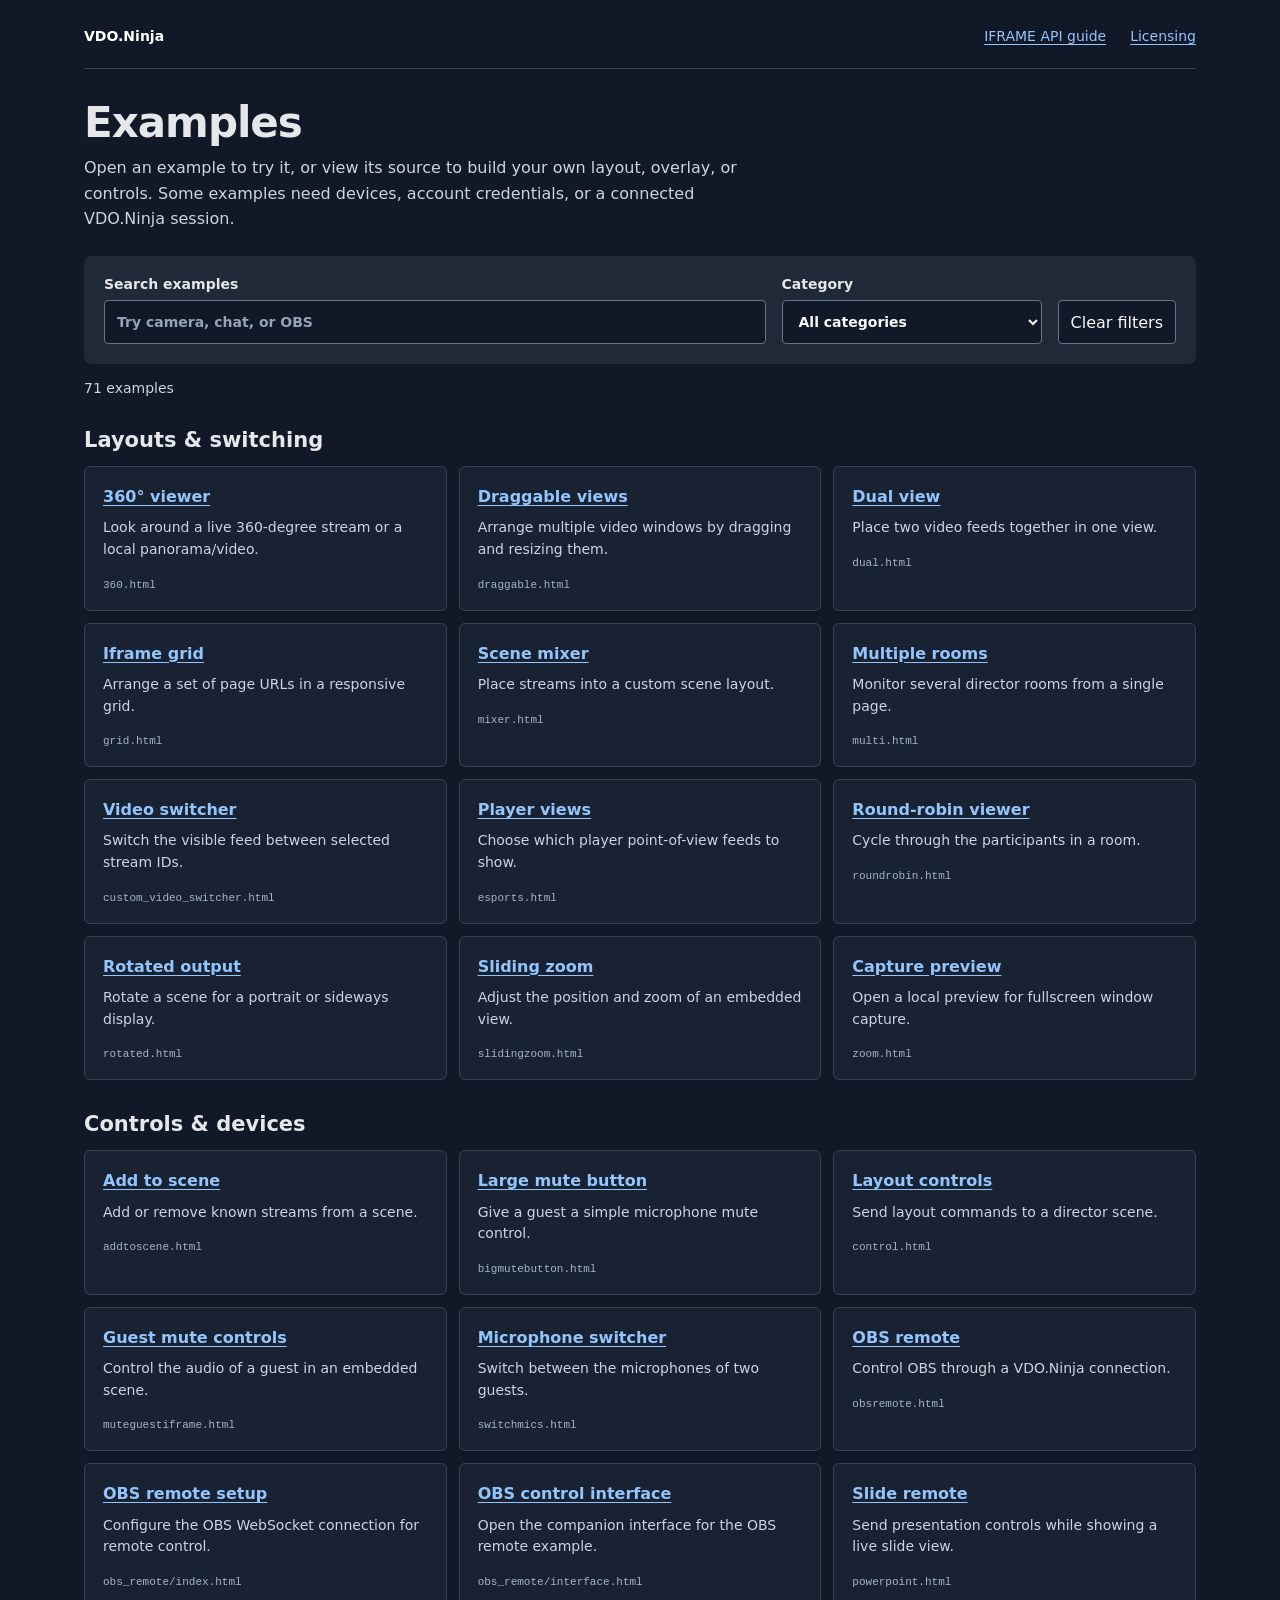
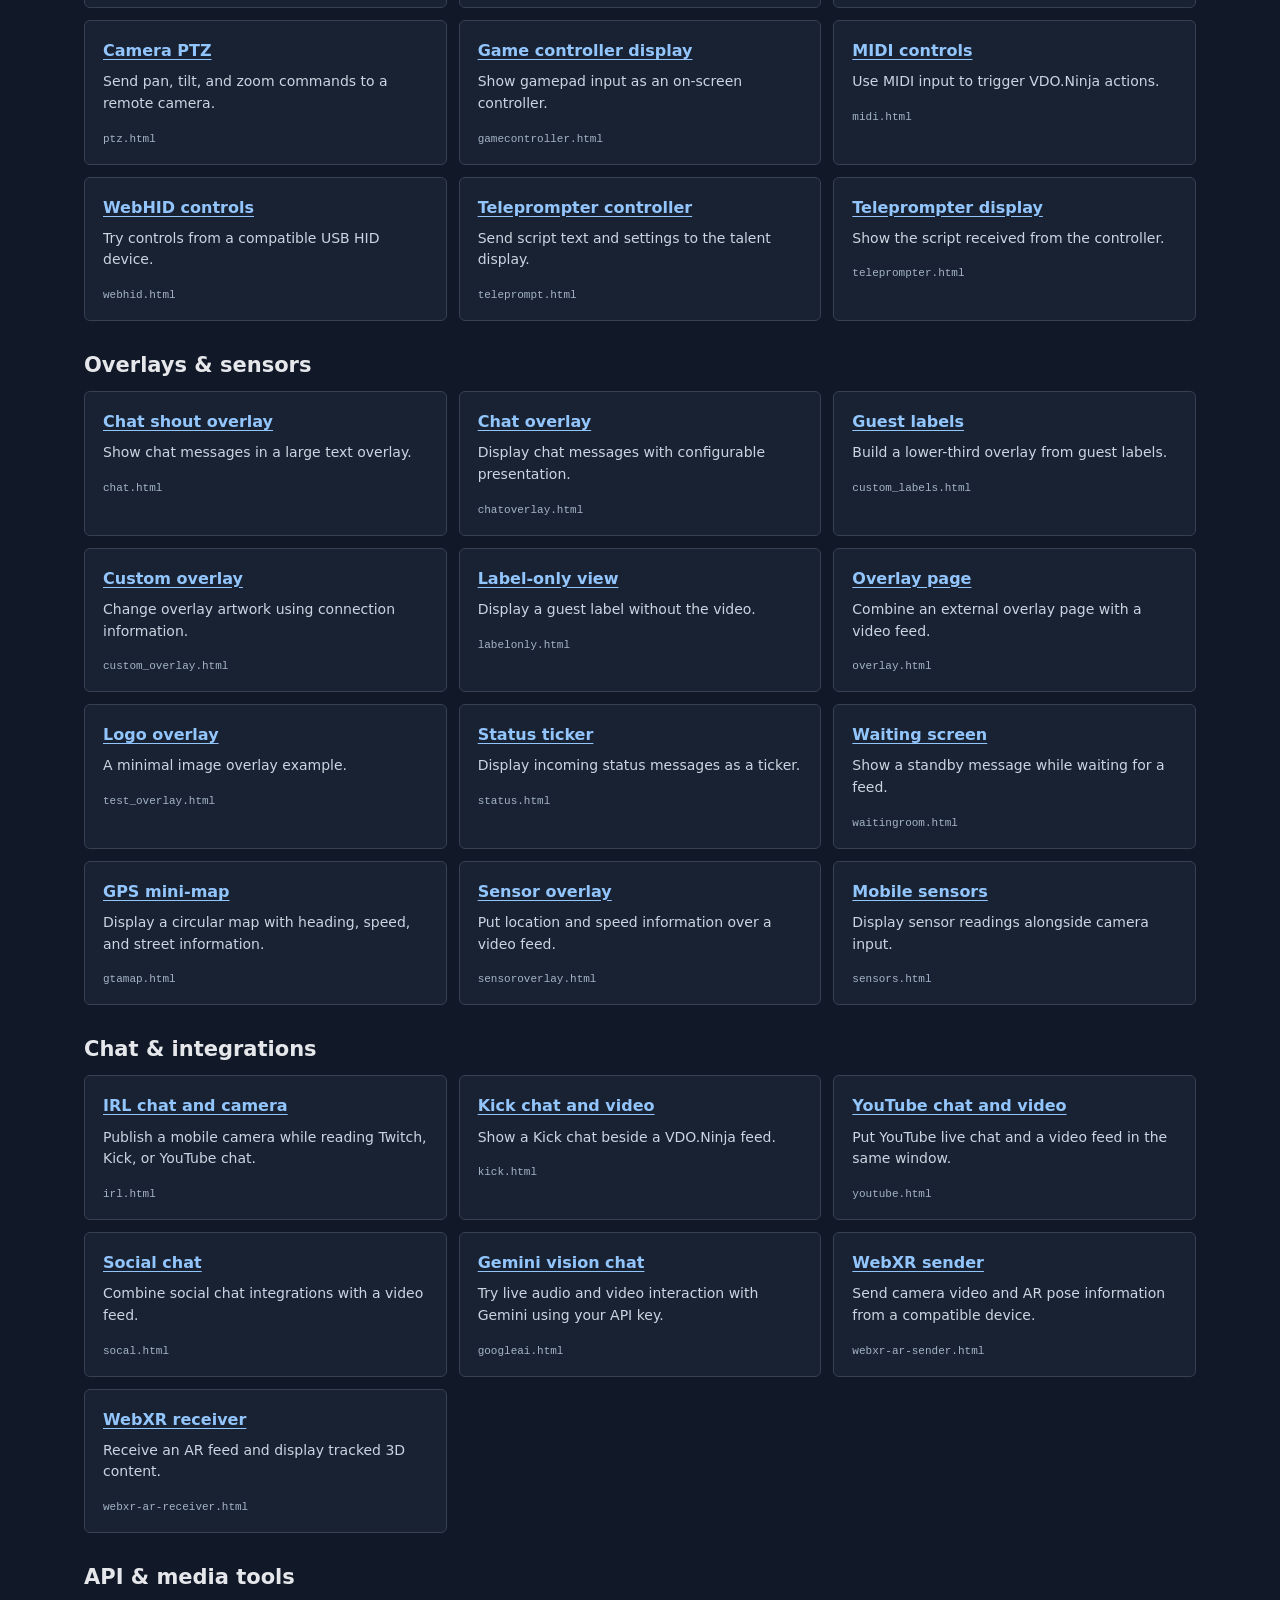
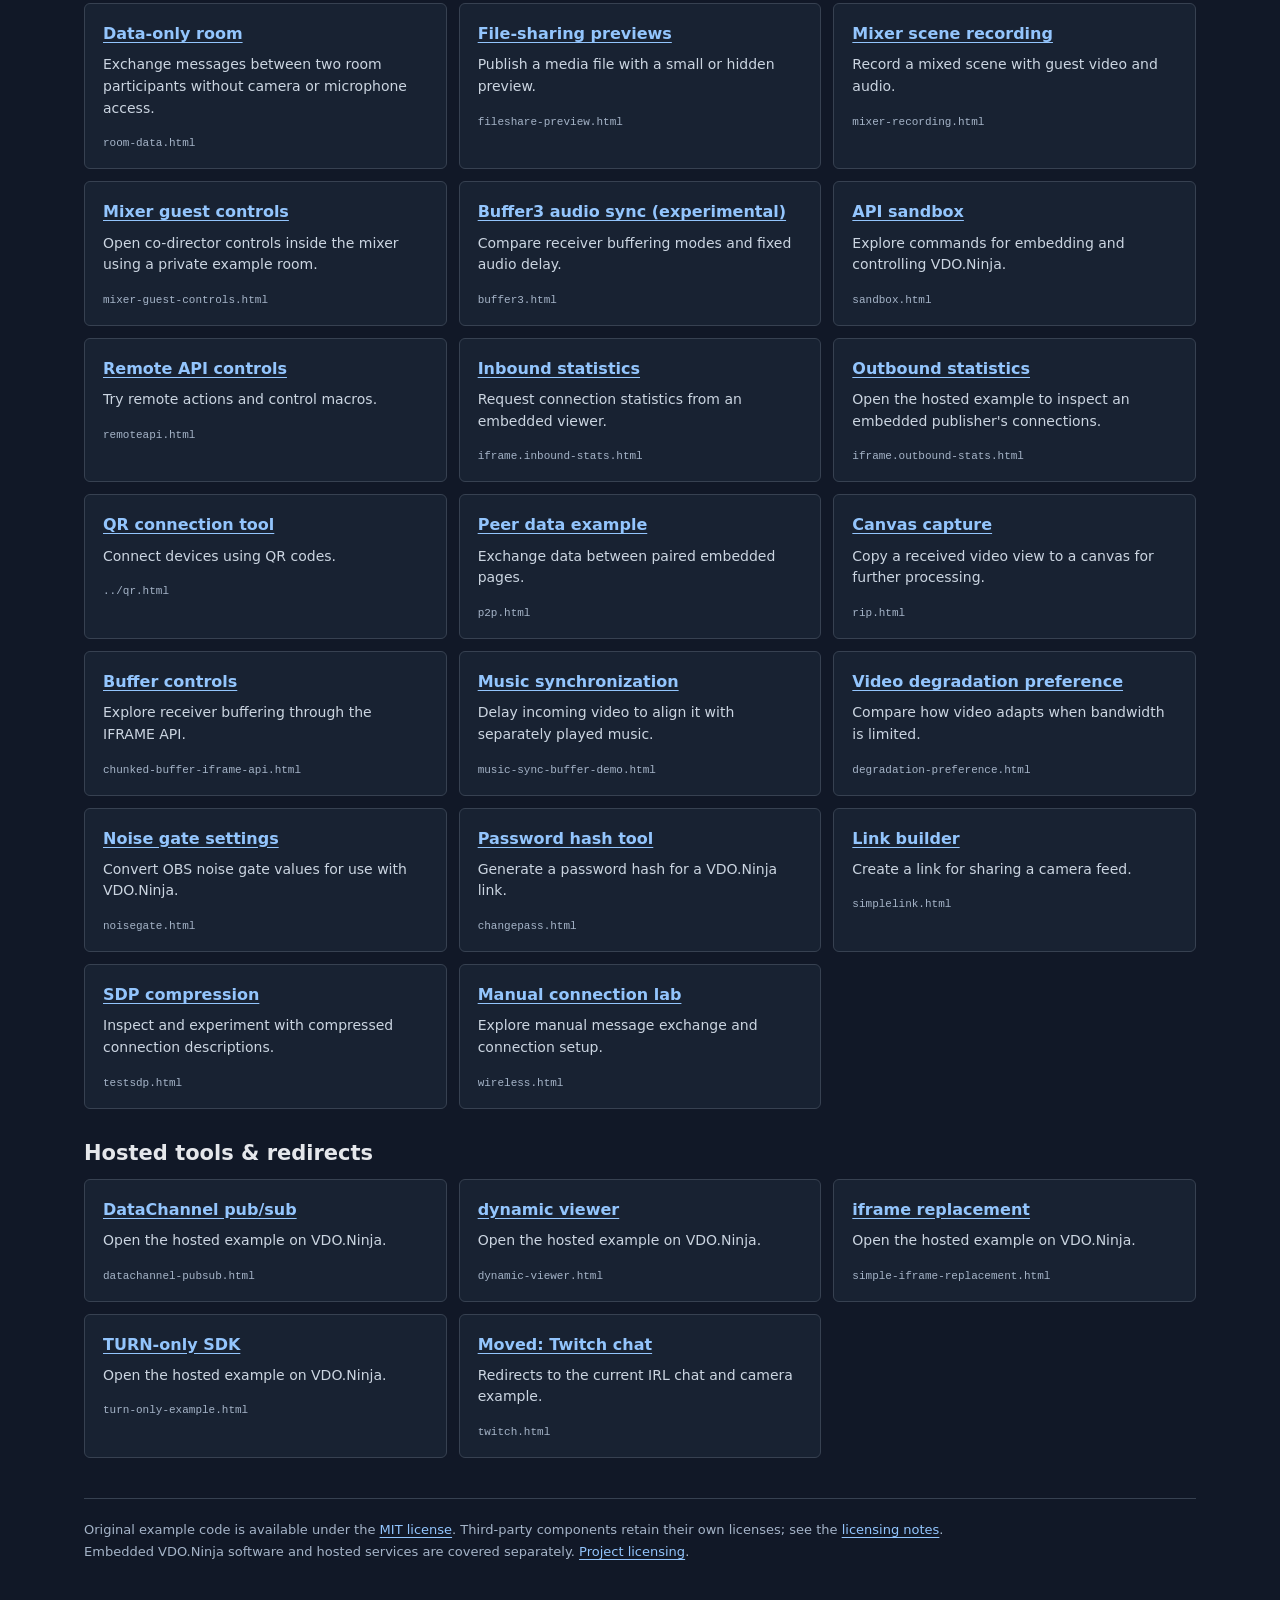
<file: examples/index.html>
<!DOCTYPE html>
<!-- Copyright (c) 2026 Steve Seguin. SPDX-License-Identifier: MIT -->
<html lang="en">
<head>
	<meta charset="utf-8" />
	<meta name="viewport" content="width=device-width, initial-scale=1" />
	<title>Examples | VDO.Ninja</title>
	<meta name="description" content="Browse VDO.Ninja examples for video layouts, remote controls, overlays, integrations, and the IFRAME API." />
	<style>
		:root { color-scheme: dark; font-family: system-ui, sans-serif; background: #111827; color: #e5e7eb; }
		* { box-sizing: border-box; }
		body { margin: 0; }
		[hidden] { display: none !important; }
		a { color: #93c5fd; text-underline-offset: 3px; }
		a:hover { color: #fff; }
		a:focus-visible, input:focus-visible, select:focus-visible, button:focus-visible { outline: 3px solid #fbbf24; outline-offset: 4px; }
		.page { max-width: 1160px; margin: 0 auto; padding: 28px 24px 48px; }
		.top-links { display: flex; flex-wrap: wrap; gap: 12px 24px; padding-bottom: 24px; border-bottom: 1px solid #374151; }
		.top-links a { font-size: 14px; }
		.brand { margin-right: auto; color: #fff; font-weight: 700; text-decoration: none; }
		h1 { margin: 30px 0 8px; font-size: clamp(30px, 5vw, 42px); line-height: 1.15; letter-spacing: -1px; }
		.intro { max-width: 680px; margin: 0 0 24px; color: #cbd5e1; line-height: 1.6; }
		.filters { display: flex; align-items: end; flex-wrap: wrap; gap: 16px; padding: 20px; background: #1f2937; border-radius: 8px; }
		.filters label { display: grid; gap: 8px; font-size: 14px; font-weight: 600; }
		.search-field { flex: 1 1 280px; }
		.category-field { flex: 0 1 260px; }
		input, select, button { min-height: 44px; padding: 10px 12px; border: 1px solid #64748b; border-radius: 4px; background: #111827; color: #f8fafc; font: inherit; }
		input, select { width: 100%; min-width: 0; }
		input::placeholder { color: #94a3b8; }
		button { cursor: pointer; }
		button:hover { border-color: #93c5fd; }
		#result-count { margin: 16px 0 0; color: #cbd5e1; font-size: 14px; }
		.example-section { margin-top: 32px; }
		h2 { font-size: 21px; font-weight: 650; margin: 0 0 14px; }
		.example-list { display: grid; grid-template-columns: repeat(3, minmax(0, 1fr)); gap: 12px; list-style: none; padding: 0; margin: 0; }
		.example-list li { min-width: 0; padding: 18px; background: #182232; border: 1px solid #374151; border-radius: 6px; }
		.example-list a { font-weight: 650; line-height: 1.45; }
		.example-list p { margin: 9px 0 12px; color: #cbd5e1; font-size: 14px; line-height: 1.55; }
		.file-name { font-family: ui-monospace, monospace; font-size: 11px; color: #a5b4c8; overflow-wrap: anywhere; }
		#empty-state { padding: 36px 0; color: #cbd5e1; }
		footer { margin-top: 40px; padding-top: 20px; border-top: 1px solid #374151; font-size: 13px; line-height: 1.7; color: #a5b4c8; }
		footer p { margin: 0; }
		@media (max-width: 860px) { .example-list { grid-template-columns: repeat(2, minmax(0, 1fr)); } }
		@media (max-width: 560px) {
			.page { padding: 20px 16px 32px; }
			.example-list { grid-template-columns: minmax(0, 1fr); }
			.filters { padding: 16px; gap: 14px; }
			.search-field, .category-field { flex-basis: 100%; }
			.top-links { gap: 12px 18px; }
		}
	</style>
</head>
<body>
	<div class="page">
		<nav class="top-links" aria-label="Site">
			<a class="brand" href="../">VDO.Ninja</a>
			<a href="iframeapi.md">IFRAME API guide</a>
			<a href="readme.md#licensing">Licensing</a>
		</nav>
		<header>
			<h1>Examples</h1>
			<p class="intro">Open an example to try it, or view its source to build your own layout, overlay, or controls. Some examples need devices, account credentials, or a connected VDO.Ninja session.</p>
		</header>
		<div class="filters" id="filters" hidden>
			<label class="search-field" for="search">Search examples
				<input type="search" id="search" placeholder="Try camera, chat, or OBS" autocomplete="off" aria-controls="examples" />
			</label>
			<label class="category-field" for="category">Category
				<select id="category" aria-controls="examples">
					<option value="">All categories</option>
					<option value="layouts">Layouts &amp; switching</option>
					<option value="controls">Controls &amp; devices</option>
					<option value="overlays">Overlays &amp; sensors</option>
					<option value="integrations">Chat &amp; integrations</option>
					<option value="api">API &amp; media tools</option>
					<option value="legacy">Hosted tools &amp; redirects</option>
				</select>
			</label>
			<button id="reset" type="button">Clear filters</button>
		</div>
		<p id="result-count" role="status" aria-live="polite" aria-atomic="true">64 examples</p>
		<main id="examples">
		<section class="example-section" data-category="layouts" aria-labelledby="layouts-title">
			<h2 id="layouts-title">Layouts &amp; switching</h2>
			<ul class="example-list">
				<li>
					<a href="360.html">360° viewer</a>
					<p>Look around a live 360-degree stream or a local panorama/video.</p>
					<span class="file-name">360.html</span>
				</li>
				<li>
					<a href="draggable.html">Draggable views</a>
					<p>Arrange multiple video windows by dragging and resizing them.</p>
					<span class="file-name">draggable.html</span>
				</li>
				<li>
					<a href="dual.html">Dual view</a>
					<p>Place two video feeds together in one view.</p>
					<span class="file-name">dual.html</span>
				</li>
				<li>
					<a href="grid.html">Iframe grid</a>
					<p>Arrange a set of page URLs in a responsive grid.</p>
					<span class="file-name">grid.html</span>
				</li>
				<li>
					<a href="mixer.html">Scene mixer</a>
					<p>Place streams into a custom scene layout.</p>
					<span class="file-name">mixer.html</span>
				</li>
				<li>
					<a href="multi.html">Multiple rooms</a>
					<p>Monitor several director rooms from a single page.</p>
					<span class="file-name">multi.html</span>
				</li>
				<li>
					<a href="custom_video_switcher.html">Video switcher</a>
					<p>Switch the visible feed between selected stream IDs.</p>
					<span class="file-name">custom_video_switcher.html</span>
				</li>
				<li>
					<a href="esports.html">Player views</a>
					<p>Choose which player point-of-view feeds to show.</p>
					<span class="file-name">esports.html</span>
				</li>
				<li>
					<a href="roundrobin.html">Round-robin viewer</a>
					<p>Cycle through the participants in a room.</p>
					<span class="file-name">roundrobin.html</span>
				</li>
				<li>
					<a href="rotated.html">Rotated output</a>
					<p>Rotate a scene for a portrait or sideways display.</p>
					<span class="file-name">rotated.html</span>
				</li>
				<li>
					<a href="slidingzoom.html">Sliding zoom</a>
					<p>Adjust the position and zoom of an embedded view.</p>
					<span class="file-name">slidingzoom.html</span>
				</li>
				<li>
					<a href="zoom.html">Capture preview</a>
					<p>Open a local preview for fullscreen window capture.</p>
					<span class="file-name">zoom.html</span>
				</li>
			</ul>
		</section>

		<section class="example-section" data-category="controls" aria-labelledby="controls-title">
			<h2 id="controls-title">Controls &amp; devices</h2>
			<ul class="example-list">
				<li>
					<a href="addtoscene.html">Add to scene</a>
					<p>Add or remove known streams from a scene.</p>
					<span class="file-name">addtoscene.html</span>
				</li>
				<li>
					<a href="bigmutebutton.html">Large mute button</a>
					<p>Give a guest a simple microphone mute control.</p>
					<span class="file-name">bigmutebutton.html</span>
				</li>
				<li>
					<a href="control.html">Layout controls</a>
					<p>Send layout commands to a director scene.</p>
					<span class="file-name">control.html</span>
				</li>
				<li>
					<a href="muteguestiframe.html">Guest mute controls</a>
					<p>Control the audio of a guest in an embedded scene.</p>
					<span class="file-name">muteguestiframe.html</span>
				</li>
				<li>
					<a href="switchmics.html">Microphone switcher</a>
					<p>Switch between the microphones of two guests.</p>
					<span class="file-name">switchmics.html</span>
				</li>
				<li>
					<a href="obsremote.html">OBS remote</a>
					<p>Control OBS through a VDO.Ninja connection.</p>
					<span class="file-name">obsremote.html</span>
				</li>
				<li>
					<a href="obs_remote/index.html">OBS remote setup</a>
					<p>Configure the OBS WebSocket connection for remote control.</p>
					<span class="file-name">obs_remote/index.html</span>
				</li>
				<li>
					<a href="obs_remote/interface.html">OBS control interface</a>
					<p>Open the companion interface for the OBS remote example.</p>
					<span class="file-name">obs_remote/interface.html</span>
				</li>
				<li>
					<a href="powerpoint.html">Slide remote</a>
					<p>Send presentation controls while showing a live slide view.</p>
					<span class="file-name">powerpoint.html</span>
				</li>
				<li>
					<a href="ptz.html">Camera PTZ</a>
					<p>Send pan, tilt, and zoom commands to a remote camera.</p>
					<span class="file-name">ptz.html</span>
				</li>
				<li>
					<a href="gamecontroller.html">Game controller display</a>
					<p>Show gamepad input as an on-screen controller.</p>
					<span class="file-name">gamecontroller.html</span>
				</li>
				<li>
					<a href="midi.html">MIDI controls</a>
					<p>Use MIDI input to trigger VDO.Ninja actions.</p>
					<span class="file-name">midi.html</span>
				</li>
				<li>
					<a href="webhid.html">WebHID controls</a>
					<p>Try controls from a compatible USB HID device.</p>
					<span class="file-name">webhid.html</span>
				</li>
				<li>
					<a href="teleprompt.html">Teleprompter controller</a>
					<p>Send script text and settings to the talent display.</p>
					<span class="file-name">teleprompt.html</span>
				</li>
				<li>
					<a href="teleprompter.html">Teleprompter display</a>
					<p>Show the script received from the controller.</p>
					<span class="file-name">teleprompter.html</span>
				</li>
			</ul>
		</section>

		<section class="example-section" data-category="overlays" aria-labelledby="overlays-title">
			<h2 id="overlays-title">Overlays &amp; sensors</h2>
			<ul class="example-list">
				<li>
					<a href="chat.html">Chat shout overlay</a>
					<p>Show chat messages in a large text overlay.</p>
					<span class="file-name">chat.html</span>
				</li>
				<li>
					<a href="chatoverlay.html">Chat overlay</a>
					<p>Display chat messages with configurable presentation.</p>
					<span class="file-name">chatoverlay.html</span>
				</li>
				<li>
					<a href="custom_labels.html">Guest labels</a>
					<p>Build a lower-third overlay from guest labels.</p>
					<span class="file-name">custom_labels.html</span>
				</li>
				<li>
					<a href="custom_overlay.html">Custom overlay</a>
					<p>Change overlay artwork using connection information.</p>
					<span class="file-name">custom_overlay.html</span>
				</li>
				<li>
					<a href="labelonly.html">Label-only view</a>
					<p>Display a guest label without the video.</p>
					<span class="file-name">labelonly.html</span>
				</li>
				<li>
					<a href="overlay.html">Overlay page</a>
					<p>Combine an external overlay page with a video feed.</p>
					<span class="file-name">overlay.html</span>
				</li>
				<li>
					<a href="test_overlay.html">Logo overlay</a>
					<p>A minimal image overlay example.</p>
					<span class="file-name">test_overlay.html</span>
				</li>
				<li>
					<a href="status.html">Status ticker</a>
					<p>Display incoming status messages as a ticker.</p>
					<span class="file-name">status.html</span>
				</li>
				<li>
					<a href="waitingroom.html">Waiting screen</a>
					<p>Show a standby message while waiting for a feed.</p>
					<span class="file-name">waitingroom.html</span>
				</li>
				<li>
					<a href="gtamap.html">GPS mini-map</a>
					<p>Display a circular map with heading, speed, and street information.</p>
					<span class="file-name">gtamap.html</span>
				</li>
				<li>
					<a href="sensoroverlay.html">Sensor overlay</a>
					<p>Put location and speed information over a video feed.</p>
					<span class="file-name">sensoroverlay.html</span>
				</li>
				<li>
					<a href="sensors.html">Mobile sensors</a>
					<p>Display sensor readings alongside camera input.</p>
					<span class="file-name">sensors.html</span>
				</li>
			</ul>
		</section>

		<section class="example-section" data-category="integrations" aria-labelledby="integrations-title">
			<h2 id="integrations-title">Chat &amp; integrations</h2>
			<ul class="example-list">
				<li>
					<a href="irl.html">IRL chat and camera</a>
					<p>Publish a mobile camera while reading Twitch, Kick, or YouTube chat.</p>
					<span class="file-name">irl.html</span>
				</li>
				<li>
					<a href="kick.html">Kick chat and video</a>
					<p>Show a Kick chat beside a VDO.Ninja feed.</p>
					<span class="file-name">kick.html</span>
				</li>
				<li>
					<a href="youtube.html">YouTube chat and video</a>
					<p>Put YouTube live chat and a video feed in the same window.</p>
					<span class="file-name">youtube.html</span>
				</li>
				<li>
					<a href="socal.html">Social chat</a>
					<p>Combine social chat integrations with a video feed.</p>
					<span class="file-name">socal.html</span>
				</li>
				<li>
					<a href="googleai.html">Gemini vision chat</a>
					<p>Try live audio and video interaction with Gemini using your API key.</p>
					<span class="file-name">googleai.html</span>
				</li>
				<li>
					<a href="webxr-ar-sender.html">WebXR sender</a>
					<p>Send camera video and AR pose information from a compatible device.</p>
					<span class="file-name">webxr-ar-sender.html</span>
				</li>
				<li>
					<a href="webxr-ar-receiver.html">WebXR receiver</a>
					<p>Receive an AR feed and display tracked 3D content.</p>
					<span class="file-name">webxr-ar-receiver.html</span>
				</li>
			</ul>
		</section>

		<section class="example-section" data-category="api" aria-labelledby="api-title">
			<h2 id="api-title">API &amp; media tools</h2>
			<ul class="example-list">
				<li>
					<a href="room-data.html">Data-only room</a>
					<p>Exchange messages between two room participants without camera or microphone access.</p>
					<span class="file-name">room-data.html</span>
				</li>
				<li>
					<a href="fileshare-preview.html">File-sharing previews</a>
					<p>Publish a media file with a small or hidden preview.</p>
					<span class="file-name">fileshare-preview.html</span>
				</li>
				<li>
					<a href="mixer-recording.html">Mixer scene recording</a>
					<p>Record a mixed scene with guest video and audio.</p>
					<span class="file-name">mixer-recording.html</span>
				</li>
				<li>
					<a href="mixer-guest-controls.html">Mixer guest controls</a>
					<p>Open co-director controls inside the mixer using a private example room.</p>
					<span class="file-name">mixer-guest-controls.html</span>
				</li>
				<li>
					<a href="buffer3.html">Buffer3 audio sync (experimental)</a>
					<p>Compare receiver buffering modes and fixed audio delay.</p>
					<span class="file-name">buffer3.html</span>
				</li>
				<li>
					<a href="sandbox.html">API sandbox</a>
					<p>Explore commands for embedding and controlling VDO.Ninja.</p>
					<span class="file-name">sandbox.html</span>
				</li>
				<li>
					<a href="remoteapi.html">Remote API controls</a>
					<p>Try remote actions and control macros.</p>
					<span class="file-name">remoteapi.html</span>
				</li>
				<li>
					<a href="iframe.inbound-stats.html">Inbound statistics</a>
					<p>Request connection statistics from an embedded viewer.</p>
					<span class="file-name">iframe.inbound-stats.html</span>
				</li>
				<li>
					<a href="https://vdo.ninja/examples/iframe.outbound-stats.html">Outbound statistics</a>
					<p>Open the hosted example to inspect an embedded publisher's connections.</p>
					<span class="file-name">iframe.outbound-stats.html</span>
				</li>
				<li>
					<a href="../qr.html">QR connection tool</a>
					<p>Connect devices using QR codes.</p>
					<span class="file-name">../qr.html</span>
				</li>
				<li>
					<a href="p2p.html">Peer data example</a>
					<p>Exchange data between paired embedded pages.</p>
					<span class="file-name">p2p.html</span>
				</li>
				<li>
					<a href="rip.html">Canvas capture</a>
					<p>Copy a received video view to a canvas for further processing.</p>
					<span class="file-name">rip.html</span>
				</li>
				<li>
					<a href="chunked-buffer-iframe-api.html">Buffer controls</a>
					<p>Explore receiver buffering through the IFRAME API.</p>
					<span class="file-name">chunked-buffer-iframe-api.html</span>
				</li>
				<li>
					<a href="music-sync-buffer-demo.html">Music synchronization</a>
					<p>Delay incoming video to align it with separately played music.</p>
					<span class="file-name">music-sync-buffer-demo.html</span>
				</li>
				<li>
					<a href="degradation-preference.html">Video degradation preference</a>
					<p>Compare how video adapts when bandwidth is limited.</p>
					<span class="file-name">degradation-preference.html</span>
				</li>
				<li>
					<a href="noisegate.html">Noise gate settings</a>
					<p>Convert OBS noise gate values for use with VDO.Ninja.</p>
					<span class="file-name">noisegate.html</span>
				</li>
				<li>
					<a href="changepass.html">Password hash tool</a>
					<p>Generate a password hash for a VDO.Ninja link.</p>
					<span class="file-name">changepass.html</span>
				</li>
				<li>
					<a href="simplelink.html">Link builder</a>
					<p>Create a link for sharing a camera feed.</p>
					<span class="file-name">simplelink.html</span>
				</li>
				<li>
					<a href="testsdp.html">SDP compression</a>
					<p>Inspect and experiment with compressed connection descriptions.</p>
					<span class="file-name">testsdp.html</span>
				</li>
				<li>
					<a href="wireless.html">Manual connection lab</a>
					<p>Explore manual message exchange and connection setup.</p>
					<span class="file-name">wireless.html</span>
				</li>
			</ul>
		</section>

		<section class="example-section" data-category="legacy" aria-labelledby="legacy-title">
			<h2 id="legacy-title">Hosted tools &amp; redirects</h2>
			<ul class="example-list">
				<li>
					<a href="https://vdo.ninja/examples/datachannel-pubsub.html">DataChannel pub/sub</a>
					<p>Open the hosted example on VDO.Ninja.</p>
					<span class="file-name">datachannel-pubsub.html</span>
				</li>
				<li>
					<a href="https://vdo.ninja/examples/dynamic-viewer.html">dynamic viewer</a>
					<p>Open the hosted example on VDO.Ninja.</p>
					<span class="file-name">dynamic-viewer.html</span>
				</li>
				<li>
					<a href="https://vdo.ninja/examples/simple-iframe-replacement.html">iframe replacement</a>
					<p>Open the hosted example on VDO.Ninja.</p>
					<span class="file-name">simple-iframe-replacement.html</span>
				</li>
				<li>
					<a href="https://vdo.ninja/examples/turn-only-example.html">TURN-only SDK</a>
					<p>Open the hosted example on VDO.Ninja.</p>
					<span class="file-name">turn-only-example.html</span>
				</li>
				<li>
					<a href="twitch.html">Moved: Twitch chat</a>
					<p>Redirects to the current IRL chat and camera example.</p>
					<span class="file-name">twitch.html</span>
				</li>
			</ul>
		</section>
			<p id="empty-state" hidden>No examples match. Try a different search or clear the filters.</p>
		</main>
		<footer>
			<p>Original example code is available under the <a href="LICENSE">MIT license</a>. Third-party components retain their own licenses; see the <a href="readme.md#licensing">licensing notes</a>.</p>
			<p>Embedded VDO.Ninja software and hosted services are covered separately. <a href="../LICENCE.md">Project licensing</a>.</p>
		</footer>
	</div>
	<script>
		(function () {
			var search = document.getElementById("search");
			var category = document.getElementById("category");
			var sections = Array.from(document.querySelectorAll(".example-section"));
			var entries = sections.map(function (section) {
				return {
					element: section,
					category: section.getAttribute("data-category"),
					items: Array.from(section.querySelectorAll("li")).map(function (item) {
						return { element: item, text: item.textContent.toLowerCase() };
					})
				};
			});
			function filterExamples() {
				var words = search.value.toLowerCase().trim().split(/\s+/).filter(Boolean);
				var count = 0;
				entries.forEach(function (group) {
					var groupCount = 0;
					group.items.forEach(function (item) {
						var visible = (!category.value || category.value === group.category) && words.every(function (word) {
							return item.text.indexOf(word) !== -1;
						});
						item.element.hidden = !visible;
						if (visible) groupCount++;
					});
					group.element.hidden = groupCount === 0;
					count += groupCount;
				});
				document.getElementById("result-count").textContent = count + (count === 1 ? " example" : " examples");
				document.getElementById("empty-state").hidden = count !== 0;
			}
			search.addEventListener("input", filterExamples);
			category.addEventListener("change", filterExamples);
			document.getElementById("reset").addEventListener("click", function () {
				search.value = "";
				category.value = "";
				filterExamples();
				search.focus();
			});
			filterExamples();
			document.getElementById("filters").hidden = false;
		})();
	</script>
</body>
</html>
</file>
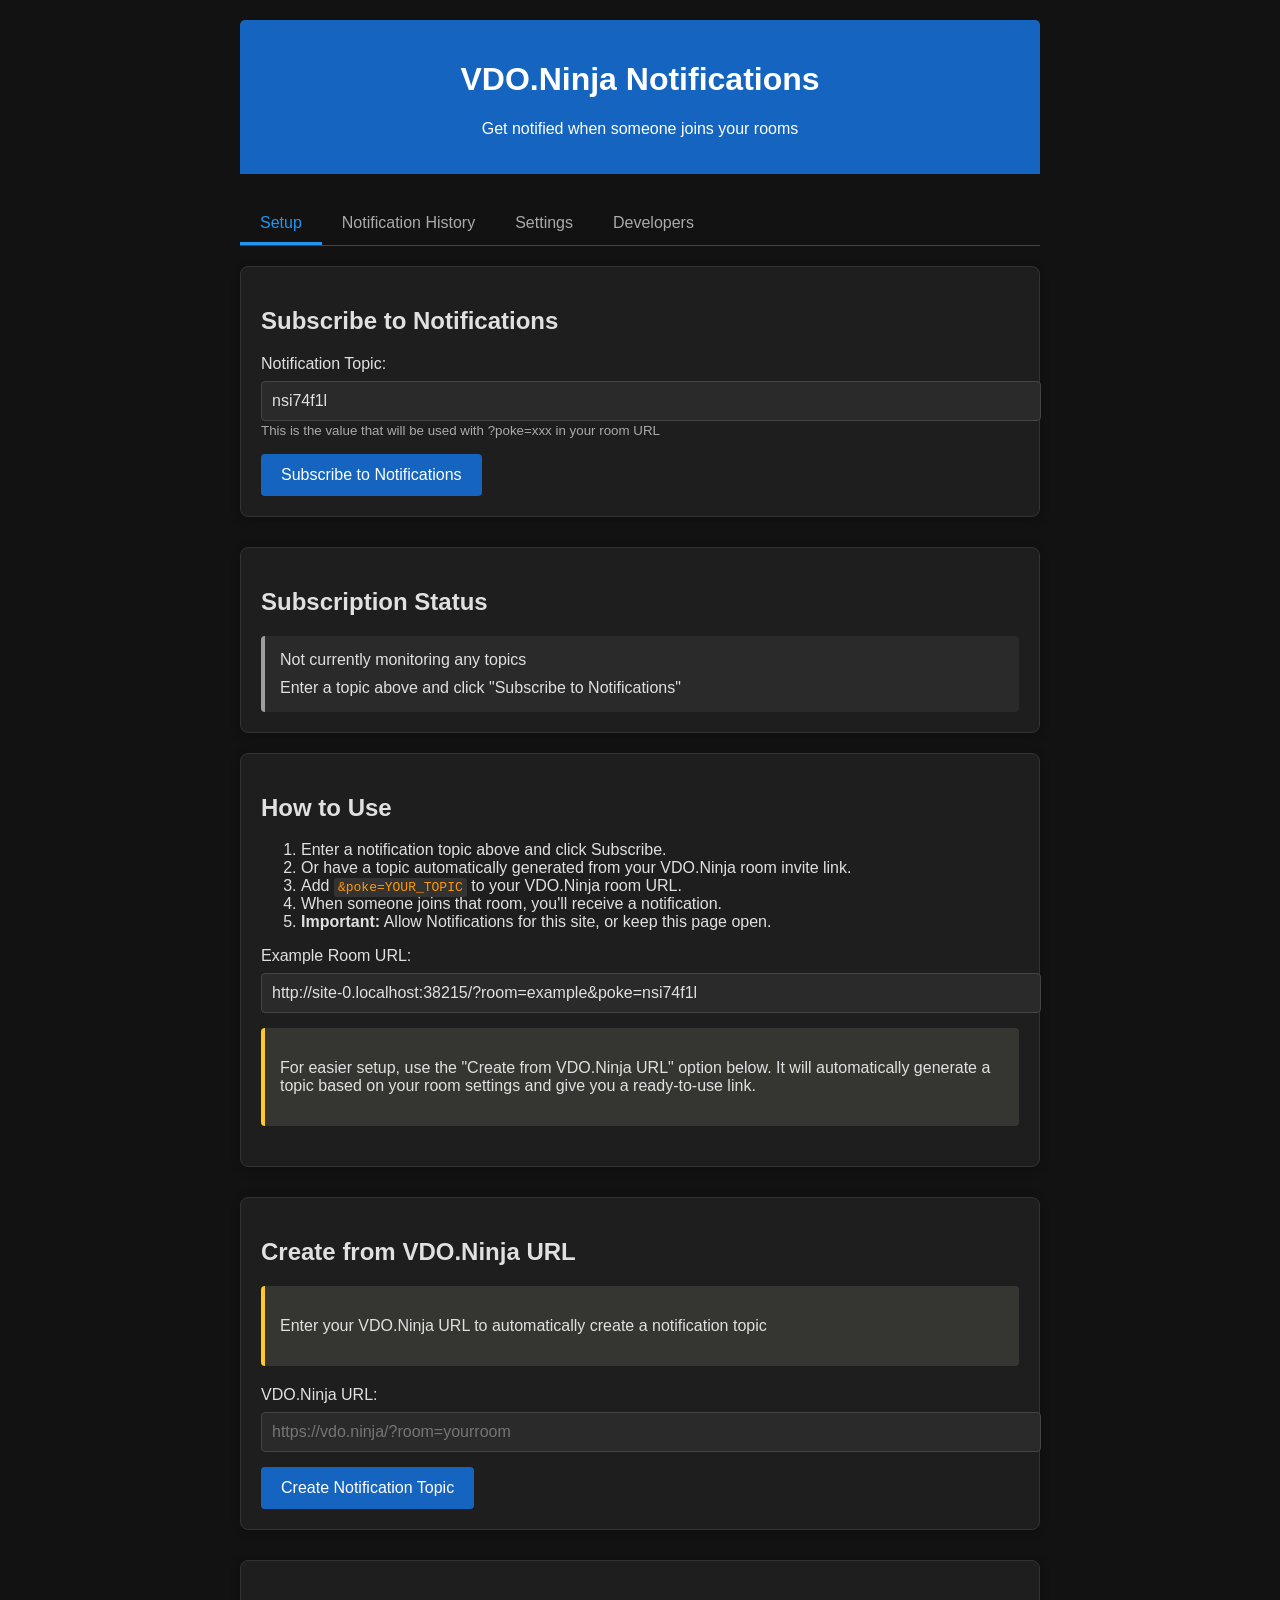
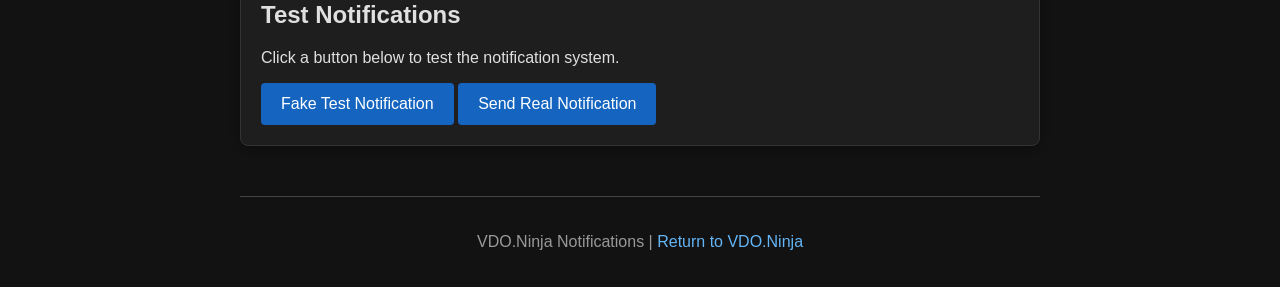
<file: notifications/index.html>
<!DOCTYPE html>
<html lang="en">
<head>
  <meta charset="UTF-8">
  <meta name="viewport" content="width=device-width, initial-scale=1.0">
  <title>VDO.Ninja Notifications</title>
  <link rel="manifest" href="manifest.json">
  <meta name="theme-color" content="#1565c0">

	<link rel="shortcut icon" href="data:image/x-icon;," type="image/x-icon" />
	<link id="favicon1" rel="icon" type="image/png" sizes="32x32" href="/notifications/media/favicon-32x32.png" />
	<link id="favicon2" rel="icon" type="image/png" sizes="16x16" href="/notifications/media/favicon-16x16.png" />
	<link id="favicon3" rel="icon" href="/notifications/media/favicon.ico" />
  
  <style>body {
  font-family: -apple-system, BlinkMacSystemFont, 'Segoe UI', Roboto, Oxygen, Ubuntu, Cantarell, 'Open Sans', 'Helvetica Neue', sans-serif;
  margin: 0;
  padding: 0;
  background-color: #121212;
  color: #e0e0e0;
}
#subscription-status-panel {
  margin-top: 20px;
  margin-bottom: 20px;
}

#subscription-status-details .status {
  display: flex;
  flex-direction: column;
  gap: 10px;
}

#subscription-status-details p {
  margin: 0;
}

#subscription-status-details .status {
  display: flex;
  flex-direction: column;
  gap: 10px;
}

#subscription-status-details p {
  margin: 0;
}

#sw-connection-status {
  font-weight: bold;
}

#sw-connection-status.connected {
  color: #4caf50;
}

#sw-connection-status.polling {
  color: #ff9800;
}

#sw-connection-status.disconnected {
  color: #f44336;
}

#unsubscribe-button {
  align-self: flex-start;
  margin-top: 5px;
}
#connection-status-display {
  font-weight: bold;
}

#connection-status-display.connected {
  color: #4caf50;
}

#connection-status-display.polling {
  color: #ff9800;
}

#connection-status-display.disconnected {
  color: #f44336;
}

#unsubscribe-button {
  align-self: flex-start;
  margin-top: 5px;
}
.container {
  max-width: 800px;
  margin: 0 auto;
  padding: 20px;
}
.tab-content {
  display: none;
}

.tab-content.active {
  display: block;
}
.header {
  background-color: #1565c0;
  color: white;
  padding: 20px;
  text-align: center;
  border-radius: 5px 5px 0 0;
  margin-bottom: 30px;
}

.notification-card {
  background-color: #1e1e1e;
  border-radius: 8px;
  box-shadow: 0 2px 10px rgba(0,0,0,0.3);
  padding: 20px;
  margin-bottom: 30px;
  border: 1px solid #333;
}

.form-group {
  margin-bottom: 15px;
}

label {
  display: block;
  margin-bottom: 8px;
  font-weight: 500;
}

input[type="text"], select {
  width: 100%;
  padding: 10px;
  border: 1px solid #444;
  border-radius: 4px;
  font-size: 16px;
  background-color: #2a2a2a;
  color: #e0e0e0;
}

small {
  color: #aaa;
}

button {
  background-color: #1565c0;
  color: white;
  border: none;
  padding: 12px 20px;
  border-radius: 4px;
  cursor: pointer;
  font-size: 16px;
  transition: background-color 0.3s;
}

button:hover {
  background-color: #0d47a1;
}

button.secondary {
  background-color: #424242;
  color: #e0e0e0;
}

button.secondary:hover {
  background-color: #616161;
}

button.danger {
  background-color: #c62828;
}

button.danger:hover {
  background-color: #b71c1c;
}

.status {
  margin-top: 20px;
  padding: 15px;
  border-radius: 4px;
}

.status.active {
  background-color: rgba(33, 150, 243, 0.15);
  border-left: 4px solid #2196F3;
}

.status.inactive {
  background-color: #2a2a2a;
  border-left: 4px solid #9e9e9e;
}

.notification-history {
  margin-top: 30px;
}

.notification-item {
  padding: 15px;
  background-color: #1e1e1e;
  border-radius: 4px;
  margin-bottom: 10px;
  box-shadow: 0 1px 3px rgba(0,0,0,0.2);
  display: flex;
  align-items: center;
  border: 1px solid #333;
}

.notification-item .time {
  color: #999;
  font-size: 14px;
  margin-top: 5px;
}

.notification-item .content {
  flex: 1;
}

.notification-item .actions {
  margin-left: 15px;
}

.notification-icon {
  margin-right: 15px;
  font-size: 24px;
}

.tabs {
  display: flex;
  margin-bottom: 20px;
  border-bottom: 1px solid #444;
}

.tab {
  padding: 10px 20px;
  cursor: pointer;
  border-bottom: 3px solid transparent;
  color: #aaa;
}

.tab.active {
  border-bottom-color: #2196F3;
  color: #2196F3;
}

.tab-content {
  display: none;
}

.tab-content.active {
  display: block;
}

.info-box {
  background-color: rgba(255, 248, 225, 0.1);
  border-left: 4px solid #ffca28;
  padding: 15px;
  margin-bottom: 20px;
  border-radius: 4px;
}

.footer {
  text-align: center;
  margin-top: 50px;
  padding-top: 20px;
  border-top: 1px solid #444;
  color: #999;
}

.status.warning {
  background-color: rgba(255, 152, 0, 0.15);
  border-left: 4px solid #ff9800;
}

@keyframes slide-in {
  from { transform: translateX(100%); opacity: 0; }
  to { transform: translateX(0); opacity: 1; }
}

/* Add animation for shake effect */
@keyframes shake {
  0% { transform: translateX(0); }
  10% { transform: translateX(-5px); }
  20% { transform: translateX(5px); }
  30% { transform: translateX(-5px); }
  40% { transform: translateX(5px); }
  50% { transform: translateX(-5px); }
  60% { transform: translateX(5px); }
  70% { transform: translateX(-5px); }
  80% { transform: translateX(5px); }
  90% { transform: translateX(-5px); }
  100% { transform: translateX(0); }
}

.shake {
  animation: shake 0.5s ease-in-out;
}

/* Add styles for the visual notification popup */
.notification-popup {
  position: fixed;
  top: 20px;
  right: 20px;
  z-index: 10000;
  width: 382px;
  max-width: calc(100% - 40px);
  box-sizing: border-box;
  background-color: #1e1e1e;
  border-radius: 8px;
  box-shadow: 0 4px 12px rgba(0,0,0,0.3);
  padding: 15px;
  border-left: 4px solid #2196F3;
  animation: slide-in 0.3s ease;
  color: #e0e0e0;
  opacity: 0.95;
  backdrop-filter: blur(4px);
  border: 1px solid #2196F3;
}

.notification-popup-header {
  display: flex;
  justify-content: space-between;
  align-items: center;
  margin-bottom: 10px;
}

.notification-popup-title {
  margin: 0;
  font-size: 18px;
  color: #2196F3;
}

.notification-popup-close {
  background: none;
  border: none;
  color: #999;
  cursor: pointer;
  font-size: 18px;
  padding: 0;
}

.notification-popup-body {
  margin-bottom: 15px;
}

.notification-popup-actions {
  display: flex;
  justify-content: flex-end;
}

.notification-popup-actions button {
  margin-left: 10px;
  padding: 8px 15px;
  font-size: 14px;
}

/* Add a pulsating glow effect to the active status */
.status.active {
  animation: pulse 2s infinite;
}

@keyframes pulse {
  0% { box-shadow: 0 0 0 0 rgba(33, 150, 243, 0.4); }
  70% { box-shadow: 0 0 0 10px rgba(33, 150, 243, 0); }
  100% { box-shadow: 0 0 0 0 rgba(33, 150, 243, 0); }
}

/* Add styles for a fullscreen flash effect */
.notification-flash {
  position: fixed;
  top: 0;
  left: 0;
  right: 0;
  bottom: 0;
  background-color: rgba(33, 150, 243, 0.2);
  z-index: 9999;
  pointer-events: none;
  animation: flash 0.5s ease-out;
}

@keyframes flash {
  0% { opacity: 0; }
  50% { opacity: 1; }
  100% { opacity: 0; }
}

code {
  background-color: #333;
  padding: 2px 4px;
  border-radius: 3px;
  color: #ff9800;
}

a {
  color: #64b5f6;
  text-decoration: none;
}

a:hover {
  text-decoration: underline;
}

/* Add highlight for new notifications in history */
.notification-item.new {
  border-left: 4px solid #2196F3;
  animation: highlight-new 2s ease;
}

@keyframes highlight-new {
  0% { background-color: rgba(33, 150, 243, 0.3); }
  100% { background-color: #1e1e1e; }
}
  </style>
</head>
<body>
  <div class="container">
    <div class="header">
      <h1>VDO.Ninja Notifications</h1>
      <p>Get notified when someone joins your rooms</p>
    </div>
    
    <div class="tabs">
      <div class="tab active" data-tab="setup">Setup</div>
      <div class="tab" data-tab="history">Notification History</div>
      <div class="tab" data-tab="settings">Settings</div>
	  <div class="tab" data-tab="developer">Developers</div>
    </div>
	<content>
		<div class="tab-content active" id="setup-tab">
		  <div class="notification-card">
			<h2>Subscribe to Notifications</h2>
			
			<div class="form-group">
			  <label for="topic-input">Notification Topic:</label>
			  <input type="text" id="topic-input" placeholder="Enter a topic name">
			  <small>This is the value that will be used with ?poke=xxx in your room URL</small>
			</div>
			
			<button id="subscribe-btn">Subscribe to Notifications</button>
			
			<div id="notification-status"></div>
		  </div>
		  
		  <div class="notification-card">
			<h2>How to Use</h2>
			<ol>
			  <li>Enter a notification topic above and click Subscribe.</li>
			  <li>Or have a topic automatically generated from your VDO.Ninja room invite link.</li>
			  <li>Add <code>&amp;poke=YOUR_TOPIC</code> to your VDO.Ninja room URL.</li>
			  <li>When someone joins that room, you'll receive a notification.</li>
			  <li><strong>Important:</strong> Allow Notifications for this site, or keep this page open.</li>
			</ol>
			
			<div class="form-group">
			  <label>Example Room URL:</label>
			  <input type="text" id="example-url" readonly>
			</div>
			
			<div class="info-box">
			  <p>For easier setup, use the "Create from VDO.Ninja URL" option below. It will automatically generate a topic based on your room settings and give you a ready-to-use link.</p>
			</div>
		  </div>
		  
		  <div class="notification-card">
		    <h2>Create from VDO.Ninja URL</h2>
			  <div class="info-box">
				<p>Enter your VDO.Ninja URL to automatically create a notification topic</p>
			  </div>
			  
			  <div class="form-group">
				<label for="vdo-url-input">VDO.Ninja URL:</label>
				<input type="text" id="vdo-url-input" placeholder="https://vdo.ninja/?room=yourroom">
			  </div>
			  
			  <button id="parse-url-btn">Create Notification Topic</button>
			  
			  <div id="parsed-url-output" style="margin-top: 15px; display: none;">
				<div class="form-group">
				  <label>Generated Topic:</label>
				  <input type="text" id="generated-topic" readonly>
				</div>
				<div class="form-group">
				  <label>Notification URL for Guests:</label>
				  <input type="text" id="notification-url" readonly>
				  <button id="copy-url-btn" class="secondary" style="margin-top: 10px;">Copy URL</button>
				</div>
				<button id="use-generated-topic" style="margin-top: 10px;">Use This Topic</button>
			  </div>
		  </div>
		  
		  <div class="notification-card">
			  <h2>Test Notifications</h2>
			  <p>Click a button below to test the notification system.</p>
			  <button id="fake-notification-btn">Fake Test Notification</button> <button id="test-notification-btn">Send Real Notification</button> 
			</div>
		</div>
		
		<div class="tab-content" id="history-tab">
		  <div class="notification-card">
			<h2>Recent Notifications</h2>
			<div id="notification-history">
			  <p>No notifications yet.</p>
			</div>
		  </div>
		</div>
		
		<div class="tab-content" id="settings-tab">
		  <div class="notification-card">
			<h2>Notification Settings</h2>
			
			<div class="form-group">
			  <label for="notification-sound">Notification Sound:</label>
			  <select id="notification-sound">
				<option value="default">Default Sound</option>
				<option value="chime">Chime</option>
				<option value="bell">Bell</option>
				<option value="none">No Sound</option>
			  </select>
			</div>
			
			<div class="form-group">
			  <label>
				<input type="checkbox" id="desktop-notifications" checked>
				Enable Desktop Notifications
			  </label>
			</div>
			
			<button id="clear-history" class="secondary">Clear Notification History</button>
			<button id="unsubscribe-all" class="danger">Unsubscribe from All Topics</button>
		  </div>
		</div>
		
		
		<div class="tab-content" id="developer-tab">
			<div class="notification-card">
			  <h2>Developer Integration</h2>
			  <p>Learn how to integrate with the VDO.Ninja notification system using Server-Sent Events (SSE).</p>
			  
			  <div class="info-box">
				<p>This API allows developers to subscribe to room join events programmatically using SSE.</p>
			  </div>
			  
			  <h3>SSE Endpoint</h3>
			  <div class="form-group">
				<label>Base URL:</label>
				<input type="text" value="https://notify.vdo.ninja" readonly>
			  </div>
			  
			  <h3>Connection Example</h3>
			  <pre style="background-color: #2a2a2a; padding: 15px; border-radius: 4px; overflow: auto;">
		// Basic SSE connection
		const topic = "your_notification_topic";
		const evtSource = new EventSource(\`https://notify.vdo.ninja/events?topic=\${topic}\`);

		// Handle connection
		evtSource.addEventListener('connect', (event) => {
		  console.log('Connected to notification service', JSON.parse(event.data));
		});

		// Listen for notifications
		evtSource.addEventListener('notification', (event) => {
		  const notification = JSON.parse(event.data);
		  console.log('New notification received:', notification);
		  // Handle notification - show alert, update UI, etc.
		});

		// Handle errors and reconnection
		evtSource.onerror = (error) => {
		  console.error('SSE connection error:', error);
		  
		  // Implement reconnection logic here
		  if (evtSource.readyState === EventSource.CLOSED) {
			// Connection closed, try to reconnect
			setTimeout(() => {
			  // Reconnect logic
			}, 2000);
		  }
		};

		// To disconnect
		function disconnect() {
		  if (evtSource) {
			evtSource.close();
			evtSource = null;
		  }
		}</pre>
			  
			  <h3>Fallback Polling</h3>
			  <p>For browsers that don't support SSE or in cases where long-lived connections are problematic:</p>
			  
			  <pre style="background-color: #2a2a2a; padding: 15px; border-radius: 4px; overflow: auto;">
		// Polling fallback example
		async function pollForNotifications(topic, lastPollTime) {
		  try {
			const response = await fetch(
			  \`https://notify.vdo.ninja/poll?topic=\${topic}&since=\${lastPollTime}\`
			);
			const data = await response.json();
			
			if (data.error) {
			  console.error('Error during polling:', data.error);
			} else if (data.notifications && data.notifications.length > 0) {
			  data.notifications.forEach(notification => {
				console.log('New notification:', notification);
				// Handle notification
			  });
			}
			
			return Date.now(); // Return current time for next poll
		  } catch (error) {
			console.error('Error during fallback polling:', error);
			return lastPollTime; // Keep the same lastPollTime on error
		  }
		}

		// Start polling every minute
		let lastPollTime = Date.now();
		const pollingInterval = setInterval(async () => {
		  lastPollTime = await pollForNotifications('your_topic', lastPollTime);
		}, 60000);</pre>
			  
			  <h3>Best Practices</h3>
			  <ul style="margin-left: 20px; line-height: 1.6;">
				<li><strong>Exponential Backoff:</strong> Implement exponential backoff for reconnection attempts to avoid overwhelming the server.</li>
				<li><strong>Fallback Mechanism:</strong> Always provide a polling fallback for browsers that don't support SSE.</li>
				<li><strong>Topic Security:</strong> Use a secure hash function to generate topics from sensitive room data.</li>
				<li><strong>Error Handling:</strong> Properly handle network errors and reconnection scenarios.</li>
				<li><strong>Offline Detection:</strong> Detect when the client goes offline and handle reconnection appropriately when back online.</li>
				<li><strong>Testing:</strong> Periodically test the connection to ensure it's still alive, as some proxies might silently kill long-lived connections.</li>
			  </ul>
			  
			  <h3>API Reference</h3>
			  <table style="width: 100%; border-collapse: collapse; margin-top: 15px;">
				<tr style="background-color: #333; text-align: left;">
				  <th style="padding: 10px;">Endpoint</th>
				  <th style="padding: 10px;">Description</th>
				</tr>
				<tr style="border-bottom: 1px solid #444;">
				  <td style="padding: 10px;"><code>/events?topic={topic}</code></td>
				  <td style="padding: 10px;">SSE endpoint for real-time notifications</td>
				</tr>
				<tr style="border-bottom: 1px solid #444;">
				  <td style="padding: 10px;"><code>/poll?topic={topic}&since={timestamp}</code></td>
				  <td style="padding: 10px;">Polling endpoint for fetching notifications since a timestamp</td>
				</tr>
				<tr>
				  <td style="padding: 10px;"><code>/?notify={topic}&message={message}</code></td>
				  <td style="padding: 10px;">Send a notification to a topic</td>
				</tr>
			  </table>
			  
			  <div class="info-box" style="margin-top: 20px;">
				<h4 style="margin-top: 0;">Complete Integration</h4>
				<p>For a complete integration example, check out the <code>NotificationManager</code> class in the source code of this page.</p>
			  </div>
			</div>
		</div>
    </content>


	<div class="footer">
	  <p>VDO.Ninja Notifications | <a href="https://vdo.ninja" target="_blank">Return to VDO.Ninja</a></p>
	</div>
  </div>
  
  <script src="notifications.js?v=36"></script>
  <script src="app.js?v=32"></script>
</body>
</html>
</file>
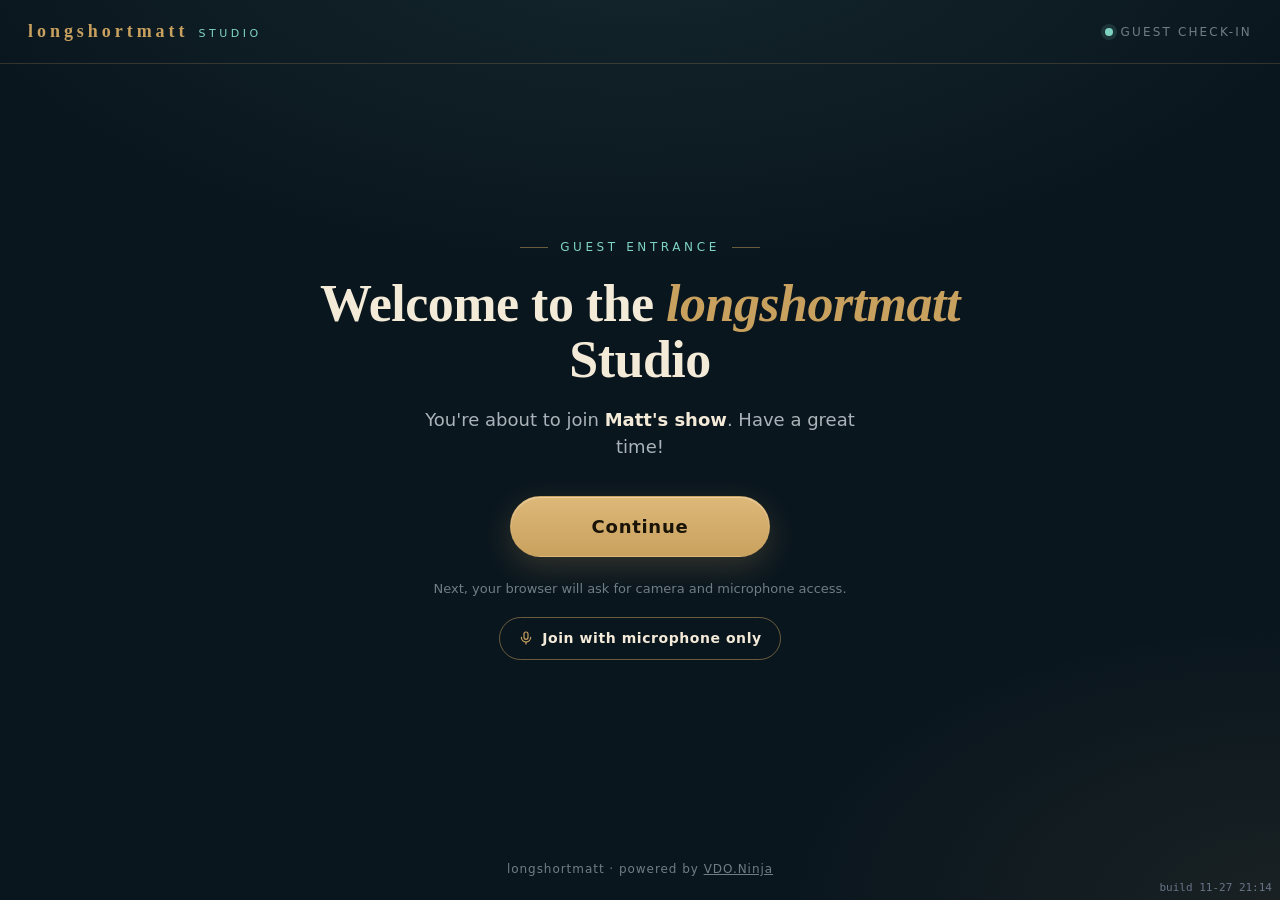
<file: podcast/index.html>
<!DOCTYPE html>
<html>
<head>
  <meta charset="UTF-8">
  <title>Redirecting to Podcast Studio...</title>
  <script>
    window.location.href = '../?podcast' + window.location.search.replace('?', '&') + window.location.hash;
  </script>
</head>
<body>
  <p>Redirecting to <a href="../?podcast">Podcast Studio</a>...</p>
</body>
</html>
</file>
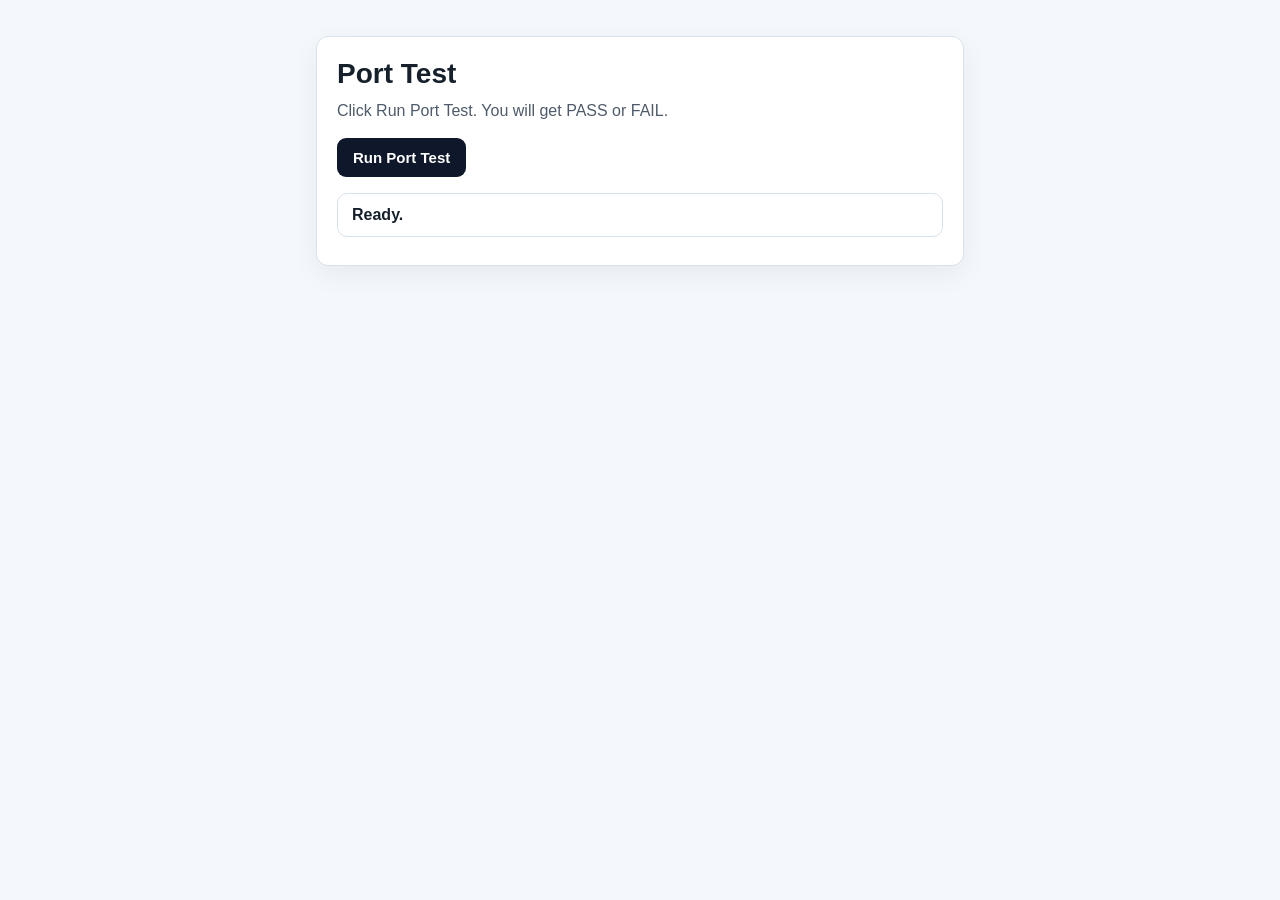
<file: portscan/index.html>
<!doctype html>
<html lang="en">
	<head>
		<meta charset="UTF-8" />
		<meta name="viewport" content="width=device-width, initial-scale=1.0" />
		<title>Redirecting...</title>
		<meta http-equiv="refresh" content="0;url=/portscan.html" />
		<script>
			(function () {
				"use strict";
				var target = "/portscan.html" + window.location.search + window.location.hash;
				window.location.replace(target);
			})();
		</script>
	</head>
	<body>
		<a href="/portscan.html">Continue to Port Test</a>
	</body>
</html>
</file>
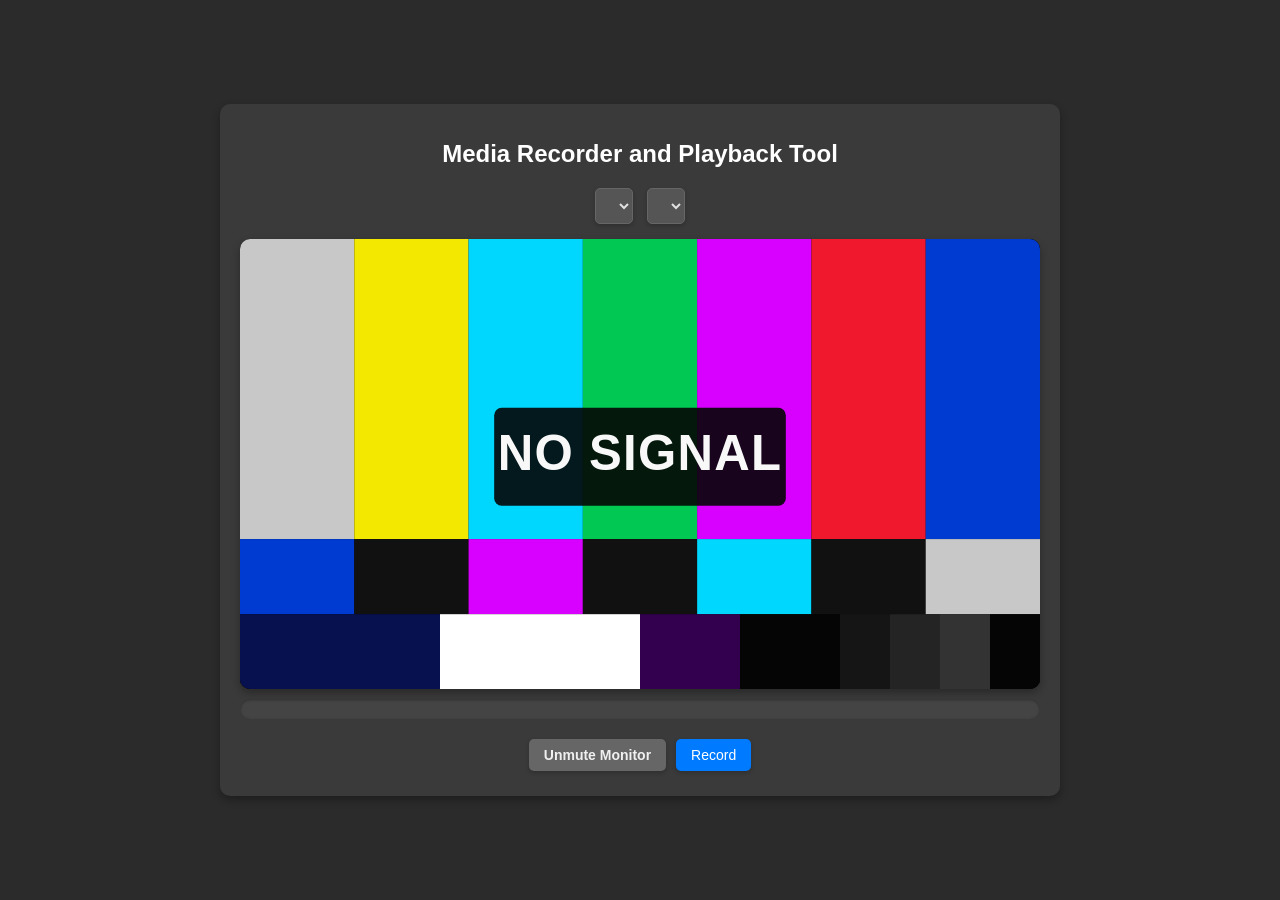
<file: recorder/index.html>
<!DOCTYPE html>
<html lang="en">
<head>
    <meta charset="UTF-8">
    <meta name="viewport" content="width=device-width, initial-scale=1.0">
    <title>Media Recorder and Playback Tool | Record and Test Your Audio and Video</title>
    <meta name="description" content="Use our Media Recorder and Playback Tool to easily record video and audio snippets without ads, sign-ins, or payments. Perfect for testing audio loudness and synchronization.">
    <meta name="keywords" content="media recorder, video recording, audio recording, test audio, test video, audio loudness, audio synchronization, no ads, no sign-in, no payment">
    <meta name="author" content="VDO.Ninja">
    <link rel="canonical" href="https://vdo.ninja/recorder">
	
	<link rel="shortcut icon" href="data:image/x-icon;," type="image/x-icon" />
	<link id="favicon1" rel="icon" type="image/png" sizes="32x32" href="../media/favicon-32x32.png" />
	<link id="favicon2" rel="icon" type="image/png" sizes="16x16" href="../media/favicon-16x16.png" />
	<link id="favicon3" rel="icon" href="../media/favicon.ico" />
	<link id="thumbnailUrl" itemprop="thumbnailUrl" href="../media/vdoNinja_logo_full.png" />
		
    <style>
        body {
			display: flex;
			justify-content: center;
			align-items: center;
			min-height: 100vh;
			margin: 0;
			background-color: #2b2b2b;
			font-family: 'Helvetica Neue', Arial, sans-serif;
			color: #e0e0e0;
		}
		#container {
			text-align: center;
			width: 90%;
			max-width: 800px;
			padding: 20px;
			background: #3a3a3a;
			border-radius: 10px;
			box-shadow: 0 4px 8px rgba(0, 0, 0, 0.3);
		}
		h1 {
			font-size: 24px;
			margin-bottom: 15px;
			color: #ffffff;
		}
		#video {
			display: block;
			margin: 10px auto;
			max-width: 100%;
			max-height: 50vh;
			border-radius: 10px;
			box-shadow: 0 4px 8px rgba(0, 0, 0, 0.3);
		}
		#audio-meter {
			width: 100%;
			height: 20px;
			background: #444;
			margin-top: 10px;
			border-radius: 10px;
			overflow: hidden;
			box-shadow: inset 0 1px 3px rgba(0, 0, 0, 0.3);
		}
		#meter-fill {
			width: 0%;
			height: 100%;
			background: linear-gradient(90deg, #4caf50, #76ff0322);
			border-radius: 10px;
		}
		#controls {
			margin-top: 15px;
			display: flex;
			flex-wrap: wrap;
			justify-content: center;
		}
		select, button {
			margin: 5px;
			padding: 8px 15px;
			font-size: 14px;
			border: none;
			border-radius: 5px;
			cursor: pointer;
			background-color: #007bff;
			color: white;
			box-shadow: 0 2px 4px rgba(0, 0, 0, 0.2);
			transition: background-color 0.2s;
		}
		button:hover {
			background-color: #0056b3;
		}
		select {
			background-color: #555;
			color: #e0e0e0;
			padding: 8px;
			border: 1px solid #666;
		}
		#monitor {
			background-color: #ff9800;
			color: #1a1a1a;
			font-weight: 600;
		}
		#monitor.muted {
			background-color: #666;
			color: #f0f0f0;
		}
		.recording-indicator {
			color: red;
			animation: pulse 1s infinite;
			margin-top: 10px;
		}
		@keyframes pulse {
			0% { opacity: 1; }
			50% { opacity: 0.5; }
			100% { opacity: 1; }
		}
		.hidden {
			display: none;
		}

		@media (max-width: 600px) {
			#container {
				padding: 10px;
			}
			h1 {
				font-size: 20px;
			}
			select, button {
				padding: 6px 12px;
				font-size: 12px;
			}
		}

		@media (max-height: 500px) {
			#container {
				height: auto;
				overflow-y: auto;
			}
			#video {
				max-height: 40vh;
			}
		}
		#video {
			background-color: #000;
		}
    </style>
</head>
<body>
    <div id="container">
        <h1>Media Recorder and Playback Tool</h1>
        <select id="videoSource"></select>
        <select id="audioSource"></select>
        <video id="video" autoplay muted></video>
        <div id="audio-meter">
            <div id="meter-fill"></div>
        </div>
        <div id="controls">
            <button id="monitor" class="muted">Unmute Monitor</button>
            <button id="record" disabled>Record</button>
            <button id="play" class="hidden">Play</button>
            <button id="download" class="hidden">Download</button>
            <div id="recording-indicator" class="hidden recording-indicator">Recording...</div>
        </div>
    </div>
    <script>
        const videoElement = document.getElementById('video');
        const recordButton = document.getElementById('record');
        const playButton = document.getElementById('play');
        const downloadButton = document.getElementById('download');
        const meterFill = document.getElementById('meter-fill');
        const videoSelect = document.getElementById('videoSource');
        const audioSelect = document.getElementById('audioSource');
        const recordingIndicator = document.getElementById('recording-indicator');
        const monitorButton = document.getElementById('monitor');

        let mediaStream = null;
        let mediaRecorder = null;
        let recordedChunks = [];
        let audioContext = null;
        let meter = null;
        let sourceNode = null;
        let recordedBlob = null;
        let monitorGain = null;
        let monitorEnabled = false;

		if (monitorButton) {
			monitorButton.setAttribute('disabled', 'true');
		}

		(function (w) {
				w.URLSearchParams =
					w.URLSearchParams ||
					function (searchString) {
						var self = this;
						self.searchString = searchString;
						self.get = function (name) {
							var results = new RegExp("[\?&]" + name + "=([^&#]*)").exec(self.searchString);
							if (results == null) {
								return null;
							} else {
								return decodeURI(results[1]) || 0;
							}
						};
					};
			})(window);
			
		var urlParams = new URLSearchParams(window.location.search);
		
		var denoise = false;
		if (urlParams.has("denoise")){
			denoise = true;
			console.log("De-noising enabled");
		}
		
		var autogain = true;
		if (urlParams.has("noautogain")){
			autogain = false;
			console.log("Auto-gain disabled");
		}

		async function init() {
			try {
				await getDevices();
				await startMedia().catch(e => {
					console.warn('Initial media start failed:', e);
					// Still allow device selection even if initial device is busy
					recordButton.setAttribute("disabled", "true");
					videoElement.srcObject = null;
					videoElement.poster = "../media/no-signal-clean.svg";
				});
			} catch (error) {
				console.error('Error initializing:', error);
			}
		}

		async function getDevices() {
			try {
				// Request initial permissions - required for Firefox
				await navigator.mediaDevices.getUserMedia({ audio: true, video: true })
					.then(stream => stream.getTracks().forEach(track => track.stop()))
					.catch(e => console.warn('Permission denied:', e));
					
				const devices = await navigator.mediaDevices.enumerateDevices();
				const videoDevices = devices.filter(device => device.kind === 'videoinput');
				const audioDevices = devices.filter(device => device.kind === 'audioinput');

				// Only update selects if we have device labels (permissions granted)
				if (devices.some(device => device.label)) {
					videoSelect.innerHTML = '';
					videoDevices.forEach((device, index) => videoSelect.add(new Option(device.label || `Video Device ${index + 1}`, device.deviceId)));
					audioSelect.innerHTML = '';
					audioDevices.forEach((device, index) => audioSelect.add(new Option(device.label || `Audio Device ${index + 1}`, device.deviceId)));
				}
			} catch (error) {
				console.error('Error getting devices:', error);
			}
		}

        function updateMonitorButton() {
			if (!monitorButton) {
				return;
			}
			if (monitorEnabled) {
				monitorButton.textContent = 'Mute Monitor';
				monitorButton.classList.remove('muted');
			} else {
				monitorButton.textContent = 'Unmute Monitor';
				monitorButton.classList.add('muted');
			}
		}

		function applyMonitorState() {
			if (monitorGain && audioContext) {
				monitorGain.gain.setTargetAtTime(monitorEnabled ? 1 : 0, audioContext.currentTime, 0.01);
			}
		}

        async function startMedia() {
			try {
				if (mediaStream) {
					mediaStream.getTracks().forEach(track => track.stop());
				}

				const videoSource = videoSelect.value;
				const audioSource = audioSelect.value;

				// Try video and audio separately to handle partial failures
				try {
					mediaStream = await navigator.mediaDevices.getUserMedia({
						video: { deviceId: videoSource ? { exact: videoSource } : undefined },
						audio: {
							deviceId: audioSource ? { exact: audioSource } : undefined,
							echoCancellation: false,
							noiseSuppression: denoise,
							autoGainControl: autogain
						}
					});
				} catch (e) {
					// If full request fails, try audio-only
					console.warn('Full media request failed, trying audio-only:', e);
					mediaStream = await navigator.mediaDevices.getUserMedia({
						video: false,
						audio: {
							deviceId: audioSource ? { exact: audioSource } : undefined,
							echoCancellation: false,
							noiseSuppression: denoise,
							autoGainControl: autogain
						}
					});
				}
				if (mediaStream.getVideoTracks().length > 0) {
					videoElement.srcObject = mediaStream;
					recordButton.removeAttribute("disabled");
				} else {
					videoElement.srcObject = null;
					videoElement.poster = "../media/no-signal-clean.svg";
					recordButton.setAttribute("disabled", "true");
				}

				if (audioContext) {
					try {
						await audioContext.close();
					} catch (closeError) {
						console.warn('Error closing previous audio context:', closeError);
					}
					audioContext = null;
					meter = null;
					monitorGain = null;
					sourceNode = null;
				}
				audioContext = new (window.AudioContext || window.webkitAudioContext)();
				monitorGain = audioContext.createGain();
				monitorGain.gain.value = monitorEnabled ? 1 : 0;
				monitorGain.connect(audioContext.destination);
				await audioContext.audioWorklet.addModule('../core/audio/meter.worklet.js?v=20261018.1');

				const audioTracks = mediaStream.getAudioTracks();
				if (audioTracks.length > 0) {
					sourceNode = audioContext.createMediaStreamSource(mediaStream);
					meter = new AudioWorkletNode(audioContext, 'podcast-meter');
					meter.port.onmessage = (event) => {
						const volume = event.data.rms;
						meterFill.style.width = `${Math.min(volume * 100, 100)}%`;
					};
					sourceNode.connect(meter);
					sourceNode.connect(monitorGain);
					applyMonitorState();
					if (monitorButton) {
						monitorButton.removeAttribute('disabled');
					}
				} else if (monitorButton) {
					monitorEnabled = false;
					applyMonitorState();
					monitorButton.setAttribute('disabled', 'true');
				}
				updateMonitorButton();

			} catch (error) {
				if (monitorButton) {
					monitorButton.setAttribute('disabled', 'true');
				}
				console.error('Error starting media:', error);
				throw error; // Re-throw to allow handling by caller
			}
		}

        recordButton.addEventListener('click', async () => {
            try {
                await audioContext.resume();
                if (mediaRecorder && mediaRecorder.state === 'recording') {
                    mediaRecorder.stop();
                    recordButton.disabled = true;
                } else {
                    // Show live camera feed again
                    videoElement.srcObject = mediaStream;
                    videoElement.controls = false;
                    videoElement.muted = true;
                    playButton.classList.add('hidden');
                    downloadButton.classList.add('hidden');

                    recordedChunks = [];
                    mediaRecorder = new MediaRecorder(mediaStream);
                    mediaRecorder.ondataavailable = event => {
                        if (event.data.size > 0) {
                            recordedChunks.push(event.data);
                        }
                    };
                    mediaRecorder.onstop = () => {
                        recordButton.disabled = false;
                        recordButton.textContent = 'Record';
                        recordingIndicator.classList.add('hidden');
                        videoSelect.removeAttribute("disabled");
                        audioSelect.removeAttribute("disabled");
                        recordedBlob = new Blob(recordedChunks, { type: 'video/webm' });
                        videoElement.srcObject = null;
                        URL.revokeObjectURL(videoElement.src);
                        videoElement.src = URL.createObjectURL(recordedBlob);
                        videoElement.controls = true;
                        videoElement.loop = true;
                        videoElement.muted = false; // Unmute during playback
                        playButton.classList.remove('hidden');
                        downloadButton.classList.remove('hidden');
                        playButton.textContent = 'Play';
                        videoElement.pause(); // Ensure the video does not autoplay
                    };
                    mediaRecorder.start();
                    recordButton.textContent = 'Stop';
                    recordingIndicator.classList.remove('hidden');
                    videoSelect.setAttribute("disabled", "true");
                    audioSelect.setAttribute("disabled", "true");
                }
            } catch (error) {
                console.error('Error during recording:', error);
            }
        });

        function updatePlayButtonText() {
			playButton.textContent = videoElement.paused ? 'Play' : 'Stop';
		}

		videoElement.addEventListener('play', updatePlayButtonText);
		videoElement.addEventListener('pause', updatePlayButtonText);

		playButton.addEventListener('click', () => {
			if (videoElement.paused) {
				videoElement.play();
			} else {
				videoElement.pause();
			}
			updatePlayButtonText();
		});

        downloadButton.addEventListener('click', () => {
            const url = URL.createObjectURL(recordedBlob);
            const a = document.createElement('a');
            a.style.display = 'none';
            a.href = url;
            a.download = 'recording.webm';
            document.body.appendChild(a);
            a.click();
            document.body.removeChild(a);
            URL.revokeObjectURL(url);
        });

		if (monitorButton) {
			monitorButton.addEventListener('click', async () => {
				if (!audioContext) {
					return;
				}
				try {
					await audioContext.resume();
				} catch (error) {
					console.warn('Unable to resume audio context:', error);
				}
				monitorEnabled = !monitorEnabled;
				applyMonitorState();
				updateMonitorButton();
			});
		}

        videoSelect.onchange = startMedia;
        audioSelect.onchange = startMedia;

        init();
    </script>
</body>
</html>
</file>
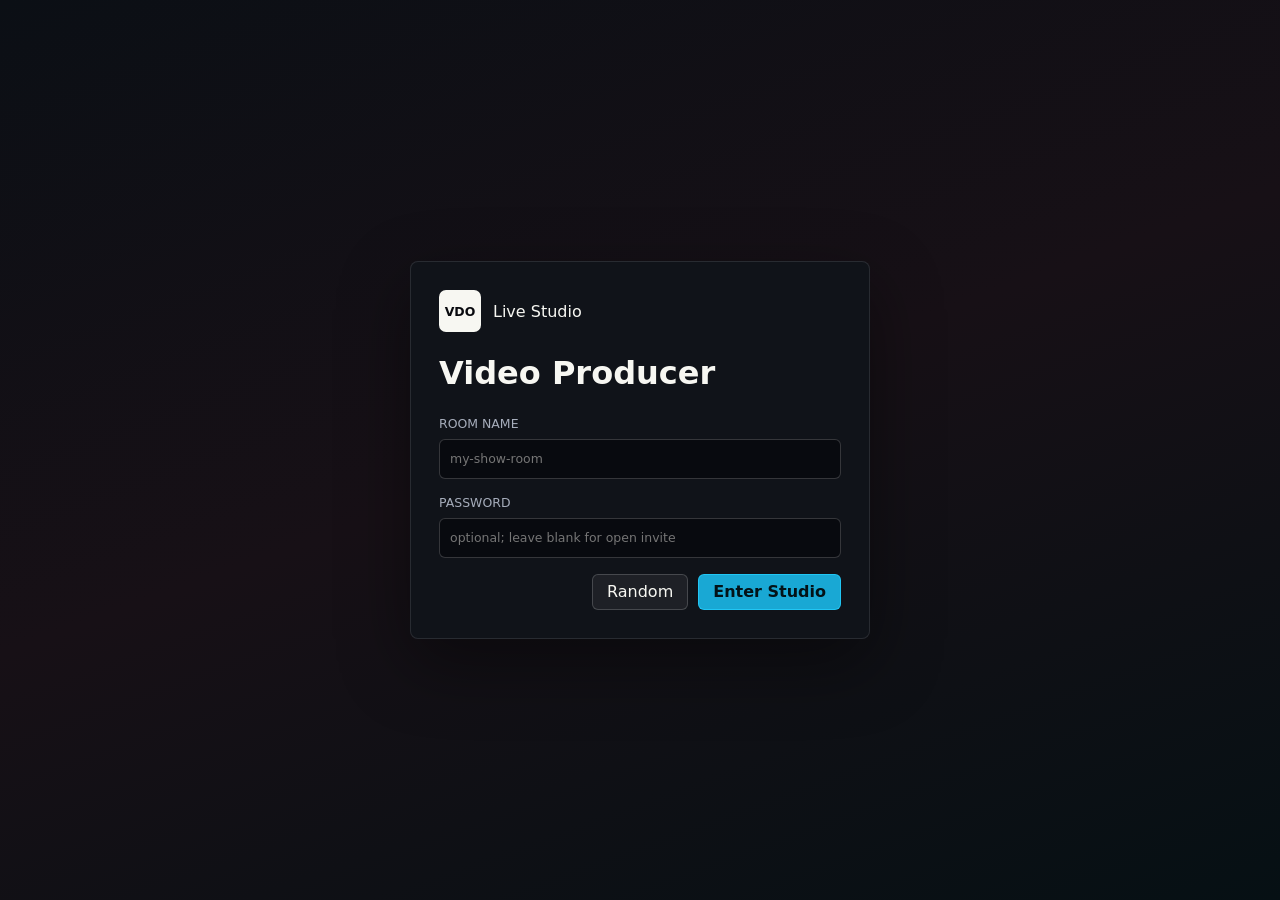
<file: studio/index.html>
<!doctype html>
<html lang="en">
	<head>
		<meta charset="UTF-8" />
		<meta name="viewport" content="width=device-width, initial-scale=1.0" />
		<title>VDO.Ninja Live Studio</title>
		<link rel="icon" href="../media/favicon.ico" />
		<link rel="stylesheet" href="../lineawesome/css/line-awesome.min.css" />
		<link rel="stylesheet" href="./styles.css?ver=20261012-1" />
	</head>
	<body>
		<div id="studio-root" class="studio-shell" data-state="setup">
			<section class="room-gate" data-view="setup">
				<form class="room-gate__panel" id="room-form" autocomplete="off">
					<div class="room-gate__brand">
						<span class="brand-mark">VDO</span>
						<span>Live Studio</span>
					</div>
					<h1>Video Producer</h1>
					<label>
						<span>Room name</span>
						<input id="room-name" name="room" autocomplete="off" autocapitalize="off" spellcheck="false" placeholder="my-show-room" required />
					</label>
					<label>
						<span>Password</span>
						<input id="room-password" name="password" autocomplete="off" placeholder="optional; leave blank for open invite" />
					</label>
					<div class="room-gate__actions">
						<button type="button" id="random-room" class="button button--secondary">Random</button>
						<button type="submit" class="button button--primary">Enter Studio</button>
					</div>
				</form>
			</section>

			<section class="studio-workspace" data-view="studio" aria-label="Live studio workspace">
				<header class="topbar">
					<div class="topbar__identity">
						<div class="brand-mark">VDO</div>
						<div>
							<div class="topbar__title">Live Studio</div>
							<button type="button" id="room-copy" class="topbar__room" title="Copy the room name"></button>
						</div>
					</div>
					<div class="topbar__status">
						<span class="status-pill" id="connection-status" data-state="idle">Starting</span>
						<button type="button" id="refresh-state" class="icon-button" title="Refresh source list" aria-label="Refresh source list"><i class="las la-sync"></i></button>
					</div>
				</header>

				<aside class="scenes-panel" aria-label="Scenes">
					<div class="panel-heading">
						<h2>Scenes</h2>
						<div class="panel-heading__actions">
							<button type="button" id="import-template" class="button button--secondary button--compact">Import</button>
							<button type="button" id="export-template" class="button button--secondary button--compact">Export</button>
							<button type="button" id="add-scene" class="button button--secondary button--compact" title="Create a scene from the current program">New</button>
						</div>
						<input id="template-file" class="hidden" type="file" accept="application/json,.json" />
					</div>
					<div id="scene-list" class="scene-list" aria-live="polite"></div>
				</aside>

				<main class="program-panel">
					<div class="program-toolbar">
						<div>
							<div class="program-toolbar__label">Program</div>
							<label class="scene-name-label" for="active-scene-title">Scene name</label>
							<input id="active-scene-title" class="scene-name-input" value="Scene" maxlength="48" autocomplete="off" />
						</div>
						<div class="program-toolbar__actions">
							<button type="button" class="icon-button" id="move-scene-up" title="Move scene up" aria-label="Move scene up"><i class="las la-arrow-up"></i></button>
							<button type="button" class="icon-button" id="move-scene-down" title="Move scene down" aria-label="Move scene down"><i class="las la-arrow-down"></i></button>
							<button type="button" class="button button--secondary" id="duplicate-scene">Duplicate</button>
							<button type="button" class="button button--secondary" id="delete-scene">Delete</button>
							<button type="button" class="button button--primary" id="go-live" title="Apply the selected scene to the program preview and scene links">Update Scene</button>
						</div>
					</div>

					<section class="stage-shell">
						<div class="stage-aspect" id="stage" data-testid="stage-drop-target">
							<iframe id="director-frame" title="VDO.Ninja program preview" allow="autoplay; camera; microphone; fullscreen; picture-in-picture; display-capture; screen-wake-lock; accelerometer; midi; geolocation; clipboard-write"></iframe>
							<div id="stage-bg" class="stage-bg"></div>
							<div id="stage-overlay" class="stage-overlay" tabindex="0" aria-label="Layout editor surface"></div>
							<div class="stage-empty" id="stage-empty">No sources on stage</div>
						</div>
						<div class="box-inspector" id="box-inspector" data-empty="true" aria-label="Selected source controls">
							<div class="box-inspector__summary">
								<span class="box-inspector__eyebrow">Selected source</span>
								<strong id="box-inspector-title">No source selected</strong>
							</div>
							<div class="box-inspector__actions">
								<button type="button" class="icon-button" id="box-backward" title="Send backward" aria-label="Send backward"><i class="las la-step-backward"></i></button>
								<button type="button" class="icon-button" id="box-forward" title="Bring forward" aria-label="Bring forward"><i class="las la-step-forward"></i></button>
								<button type="button" class="button button--secondary" id="box-fit-toggle">Fit</button>
								<button type="button" class="button button--secondary" id="box-reset">Reset</button>
								<button type="button" class="button button--danger" id="box-remove">Remove</button>
							</div>
							<div class="box-inspector__fields">
								<label><span>X</span><input id="box-x" type="number" min="0" max="100" step="0.1" autocomplete="off" /></label>
								<label><span>Y</span><input id="box-y" type="number" min="0" max="100" step="0.1" autocomplete="off" /></label>
								<label><span>W</span><input id="box-w" type="number" min="7" max="100" step="0.1" autocomplete="off" /></label>
								<label><span>H</span><input id="box-h" type="number" min="8" max="100" step="0.1" autocomplete="off" /></label>
							</div>
						</div>
					</section>

					<section class="layout-strip" aria-label="Layout presets">
						<button type="button" class="layout-preset" data-preset="auto">
							<span class="preset-icon preset-icon--grid"></span>
							<span>Auto</span>
						</button>
						<button type="button" class="layout-preset" data-preset="solo">
							<span class="preset-icon preset-icon--solo"></span>
							<span>Solo</span>
						</button>
						<button type="button" class="layout-preset" data-preset="duo">
							<span class="preset-icon preset-icon--duo"></span>
							<span>Side by Side</span>
						</button>
						<button type="button" class="layout-preset" data-preset="pip">
							<span class="preset-icon preset-icon--pip"></span>
							<span>Picture</span>
						</button>
						<button type="button" class="layout-preset" data-preset="screen">
							<span class="preset-icon preset-icon--screen"></span>
							<span>Screen</span>
						</button>
						<button type="button" class="layout-preset" data-preset="spotlight">
							<span class="preset-icon preset-icon--spotlight"></span>
							<span>Spotlight</span>
						</button>
						<button type="button" class="layout-preset" data-preset="grid">
							<span class="preset-icon preset-icon--grid"></span>
							<span>Grid</span>
						</button>
						<button type="button" class="layout-preset" data-preset="nine">
							<span class="preset-icon preset-icon--nine"></span>
							<span>9 Grid</span>
						</button>
						<button type="button" class="layout-preset" data-preset="rows">
							<span class="preset-icon preset-icon--rows"></span>
							<span>Rows</span>
						</button>
						<button type="button" class="layout-preset" data-preset="vertical">
							<span class="preset-icon preset-icon--vertical"></span>
							<span>Vertical</span>
						</button>
					</section>
				</main>

				<aside class="control-panel" aria-label="Studio controls">
					<nav class="tabs" aria-label="Control tabs">
						<button type="button" class="tab-button" data-tab="sources" aria-selected="true">Guests</button>
						<button type="button" class="tab-button" data-tab="chat">Chat</button>
						<button type="button" class="tab-button" data-tab="design">Design</button>
						<button type="button" class="tab-button" data-tab="output">Output</button>
					</nav>

					<section class="tab-panel" data-panel="sources">
						<div class="panel-heading">
							<h2>Guests</h2>
							<div class="guest-actions">
								<button type="button" id="toggle-join-sound" class="button button--secondary button--compact" aria-pressed="false">Sound Off</button>
								<button type="button" id="add-samples" class="button button--secondary button--compact">Samples</button>
								<button type="button" id="add-placeholder" class="icon-button" title="Add guest slot" aria-label="Add guest slot"><i class="las la-plus-square"></i></button>
							</div>
						</div>
						<label class="field-row field-row--stacked invite-card">
							<span>Guest invite</span>
							<div class="copy-row">
								<input id="invite-link" readonly />
								<button type="button" class="icon-button" id="copy-invite" title="Copy invite link" aria-label="Copy invite link"><i class="las la-copy"></i></button>
							</div>
						</label>
						<label class="field-row field-row--stacked password-card" id="password-card" data-empty="true">
							<span>Room password</span>
							<div class="copy-row">
								<input id="room-password-display" readonly />
								<button type="button" class="icon-button" id="copy-password" title="Copy room password" aria-label="Copy room password"><i class="las la-key"></i></button>
							</div>
						</label>
						<div id="source-list" class="source-list" aria-live="polite"></div>
					</section>

					<section class="tab-panel hidden" data-panel="chat">
						<div class="panel-heading"><h2>Chat</h2><a class="button button--secondary button--compact" href="https://socialstream.ninja/lite/" target="_blank" rel="noopener noreferrer">Use SSN Lite</a></div>
						<p class="chat-help">Connect YouTube, Twitch or Kick in Lite, keep it open, then paste its overlay URL below. Already use SSN? Paste your dock link or session ID.</p>
						<form id="chat-connect-form" class="chat-setup" autocomplete="off">
							<label class="field-row field-row--stacked"><span>SSN chat link or session ID</span><input id="chat-session" required autocomplete="off" spellcheck="false" placeholder="Paste your SSN dock link" /></label>
							<details><summary>Connection options</summary>
								<label class="field-row field-row--stacked"><span>Connection</span><select id="chat-transport"><option value="webrtc">Peer-to-peer</option><option value="websocket">Server (WebSocket)</option></select></label>
								<label class="field-row field-row--stacked"><span>SSN password (peer-to-peer only)</span><input id="chat-password" type="password" autocomplete="off" placeholder="Optional" /></label>
								<label class="field-row field-row--stacked"><span>WebSocket server</span><input id="chat-server" type="url" value="wss://io.socialstream.ninja/extension" spellcheck="false" /></label>
								<p class="chat-help">Server mode requires SSN's “Send chat messages to API server” setting. Lite uses peer-to-peer. Pasted links select their connection mode automatically.</p>
							</details>
							<div class="chat-actions"><button class="button button--primary" type="submit">Connect</button><button id="chat-disconnect" class="button button--secondary" type="button" disabled>Disconnect</button></div>
						</form>
						<p id="chat-status" class="chat-help" role="status">Not connected</p>
						<div class="chat-toolbar">
							<label class="field-row field-row--stacked"><span>Platform</span><select id="chat-filter"><option value="">All platforms</option></select></label>
							<button id="chat-pause" class="button button--secondary" type="button" aria-pressed="false">Pause scrolling</button>
							<button id="chat-clear" class="button button--secondary" type="button">Clear panel</button>
						</div>
						<div class="chat-featured"><span id="chat-featured-label">No chat on stream</span><button id="chat-hide" class="button button--secondary" type="button" disabled>Hide</button></div>
						<p class="chat-help">Latest 200 messages. Only selected text is shown in the program output; long messages are shortened.</p>
						<div id="chat-messages" class="chat-messages" aria-label="Social Stream chat"><p class="chat-empty">Messages will appear here after your source connects.</p></div>
					</section>

					<section class="tab-panel hidden" data-panel="design">
						<div class="panel-heading">
							<h2>Design</h2>
						</div>
						<label class="field-row">
							<span>Preview background</span>
							<input type="color" id="brand-background" value="#05070d" autocomplete="off" />
						</label>
						<label class="field-row">
							<span>Corner radius</span>
							<input type="range" id="brand-radius" min="0" max="32" value="10" />
						</label>
						<label class="check-row">
							<input type="checkbox" id="brand-labels" checked autocomplete="off" />
							<span>Show editor labels</span>
						</label>
					</section>

					<section class="tab-panel hidden" data-panel="output">
						<div class="panel-heading">
							<h2>Output</h2>
						</div>
						<div class="output-status" id="output-status" data-state="idle">
							<div class="output-status__label">Output state</div>
							<div class="output-status__value">No output window opened</div>
						</div>
						<label class="field-row field-row--stacked">
							<span>Scene link</span>
							<div class="copy-row">
								<input id="scene-link" readonly />
								<button type="button" class="icon-button" id="copy-scene" title="Copy scene link" aria-label="Copy scene link"><i class="las la-copy"></i></button>
							</div>
						</label>
						<p class="output-help">Set up a source and its destinations in Meshcast, then paste that source's private WHIP URL here. Manage destinations and check their status in the Meshcast dashboard.</p>
						<label class="field-row field-row--stacked">
							<span>Meshcast WHIP URL</span>
							<input id="meshcast-endpoint" type="password" autocomplete="off" spellcheck="false" placeholder="Paste your private WHIP URL" aria-describedby="meshcast-privacy meshcast-storage-status" />
						</label>
						<label class="check-row">
							<input type="checkbox" id="remember-meshcast" autocomplete="off" />
							<span>Remember this WHIP URL in this browser</span>
						</label>
						<p class="output-help" id="meshcast-privacy">This URL contains your publishing secret. Remember it only in a browser you trust. It is kept separate from scene templates and guest links.</p>
						<p class="output-help" id="meshcast-storage-status" role="status">WHIP URL is not saved.</p>
						<div class="output-actions">
							<button type="button" class="button button--secondary" id="open-meshcast">Open Meshcast</button>
							<button type="button" class="button button--secondary" id="forget-meshcast">Forget URL</button>
							<button type="button" class="button button--primary" id="publish-meshcast">Go Live with Meshcast</button>
						</div>
						<p class="output-help">Go Live opens the WHIP publisher with H.264 video selected. Complete the browser's capture prompt and include tab audio. Check picture and sound at your destination; close the publisher to stop.</p>
						<label class="field-row field-row--stacked">
							<span>Custom WHIP endpoint</span>
							<input id="whip-endpoint" autocomplete="off" placeholder="https://example.com/whip/..." />
						</label>
						<div class="output-actions">
							<button type="button" class="button button--secondary" id="open-scene">Open Scene Link</button>
							<button type="button" class="button button--secondary" id="record-scene">Open Recorder</button>
							<button type="button" class="button button--primary" id="publish-whip">Open WHIP Publisher</button>
						</div>
					</section>
				</aside>
			</section>
		</div>

		<div id="toast" class="toast" role="status" aria-live="polite"></div>
		<script type="module" src="./app.js?ver=20261014-3"></script>
	</body>
</html>
</file>
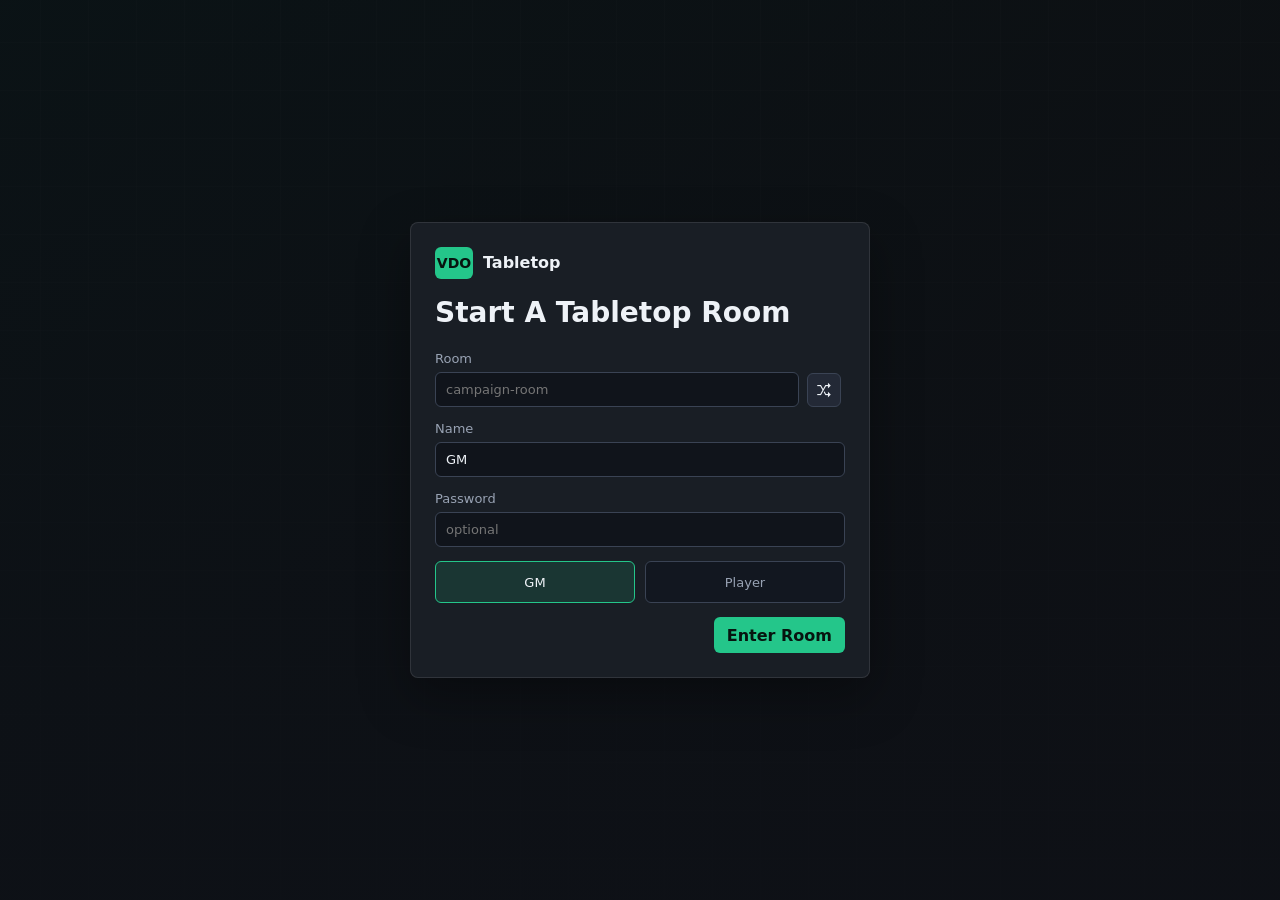
<file: tabletop/index.html>
<!doctype html>
<html lang="en">
	<head>
		<meta charset="UTF-8" />
		<meta name="viewport" content="width=device-width, initial-scale=1.0" />
		<meta name="description" content="A lightweight VDO.Ninja tabletop room for maps, dice, tokens, and live video sessions." />
		<title>VDO.Ninja Tabletop</title>
		<link rel="icon" href="../media/favicon.ico" />
		<link rel="stylesheet" href="../lineawesome/css/line-awesome.min.css" />
		<link rel="stylesheet" href="./styles.css" />
	</head>
	<body>
		<div id="app" class="tabletop-shell" data-state="setup" data-role="player">
			<section class="setup-view" data-view="setup">
				<form id="setup-form" class="setup-panel" autocomplete="off">
					<div class="brand-row">
						<span class="brand-mark">VDO</span>
						<span>Tabletop</span>
					</div>
					<h1>Start A Tabletop Room</h1>
					<div class="setup-field">
						<label for="room-input">Room</label>
						<span class="room-input-row">
							<input id="room-input" name="room" placeholder="campaign-room" autocomplete="off" autocapitalize="off" spellcheck="false" required />
							<button type="button" class="icon-button room-random-button" id="random-room" title="Generate a random room name" aria-label="Generate random room name"><i class="las la-random"></i></button>
						</span>
					</div>
					<label>
						<span>Name</span>
						<input id="name-input" name="name" placeholder="Player name" autocomplete="name" maxlength="40" />
					</label>
					<label>
						<span>Password</span>
						<input id="password-input" name="password" placeholder="optional" autocomplete="off" />
					</label>
					<div class="role-control" role="group" aria-label="Role">
						<label>
							<input type="radio" name="role" value="gm" id="role-gm" checked />
							<span>GM</span>
						</label>
						<label>
							<input type="radio" name="role" value="player" id="role-player" />
							<span>Player</span>
						</label>
					</div>
					<div class="setup-actions">
						<button type="submit" class="button button--primary">Enter Room</button>
					</div>
				</form>
			</section>

			<section class="workspace" data-view="room" aria-label="Tabletop workspace">
				<header class="topbar">
					<div class="topbar__identity">
						<span class="brand-mark">VDO</span>
						<div>
							<div class="topbar__title">Tabletop</div>
							<button type="button" id="copy-room" class="link-button" title="Copy room invite"></button>
						</div>
					</div>
					<div class="topbar__controls">
						<span id="sync-status" class="status-pill" data-state="idle">Offline</span>
						<button type="button" class="button button--secondary" id="snapshot-request">Sync</button>
						<button type="button" class="button button--secondary" id="export-state">Export</button>
						<button type="button" class="button button--secondary" id="import-state">Import</button>
						<button type="button" class="button button--primary" id="publish-board">Publish Board</button>
						<input type="file" id="import-file" class="hidden" accept="application/json,.json" />
					</div>
				</header>

				<aside class="left-panel" aria-label="Scenes and video">
					<section class="panel">
						<div class="panel-heading">
							<h2>Scenes</h2>
							<div>
								<button type="button" class="icon-button" id="add-scene" title="New scene" aria-label="New scene"><i class="las la-plus"></i></button>
								<button type="button" class="icon-button" id="duplicate-scene" title="Duplicate scene" aria-label="Duplicate scene"><i class="las la-copy"></i></button>
							</div>
						</div>
						<div id="scene-list" class="scene-list"></div>
						<label class="field-row field-row--stacked">
							<span>Scene name</span>
							<input id="scene-name" maxlength="60" autocomplete="off" />
						</label>
						<div class="two-actions">
							<button type="button" class="button button--secondary" id="delete-scene">Delete</button>
							<button type="button" class="button button--secondary" id="clear-scene" title="Clear drawn strokes and text">Clear Marks</button>
						</div>
					</section>

					<section class="panel video-panel">
						<div class="panel-heading">
							<h2>Video Room</h2>
							<button type="button" class="icon-button" id="toggle-video-room" title="Show or hide video room" aria-label="Show or hide video room"><i class="las la-video"></i></button>
						</div>
						<iframe id="vdo-frame" title="VDO.Ninja room" allow="autoplay; camera; microphone; fullscreen; picture-in-picture; display-capture; screen-wake-lock; clipboard-write"></iframe>
					</section>
				</aside>

				<main class="board-panel">
					<div class="tool-strip" role="toolbar" aria-label="Board tools">
						<button type="button" class="tool-button" data-tool="select" title="Select"><i class="las la-mouse-pointer"></i><span>Select</span></button>
						<button type="button" class="tool-button" data-tool="pan" title="Pan"><i class="las la-hand-paper"></i><span>Pan</span></button>
						<button type="button" class="tool-button" data-tool="draw" title="Draw"><i class="las la-pen"></i><span>Draw</span></button>
						<button type="button" class="tool-button" data-tool="erase" title="Erase"><i class="las la-eraser"></i><span>Erase</span></button>
						<button type="button" class="tool-button" data-tool="text" title="Text"><i class="las la-font"></i><span>Text</span></button>
						<button type="button" class="tool-button" data-tool="measure" title="Measure"><i class="las la-ruler"></i><span>Measure</span></button>
						<button type="button" class="tool-button" data-tool="fog" title="Reveal fog-of-war"><i class="las la-eye"></i><span>Reveal</span></button>
						<button type="button" class="tool-button" data-tool="ping" title="Ping"><i class="las la-bullseye"></i><span>Ping</span></button>
						<span class="tool-divider"></span>
						<label class="compact-field" title="Draw color">
							<span>Color</span>
							<input id="draw-color" type="color" value="#f97316" />
						</label>
						<label class="compact-field" title="Brush size">
							<span>Size</span>
							<input id="brush-size" type="range" min="2" max="36" value="8" />
						</label>
					</div>
					<div id="board-drop-target" class="board-shell" data-testid="board-drop-target">
						<canvas id="board-canvas" aria-label="Shared tabletop board"></canvas>
						<div id="board-hud" class="board-hud"></div>
						<div id="measurement-label" class="measurement-label hidden"></div>
					</div>
					<div class="board-footer">
						<span id="board-coordinates">0, 0</span>
						<span id="board-tip">Drop a map image onto the board or use Assets.</span>
						<span id="board-output-link" class="board-output-link"></span>
					</div>
				</main>

				<aside class="right-panel" aria-label="Tabletop controls">
					<nav class="tabs" aria-label="Control panels">
						<button type="button" class="tab-button" data-tab="assets" aria-selected="true">Assets</button>
						<button type="button" class="tab-button" data-tab="tokens">Tokens</button>
						<button type="button" class="tab-button" data-tab="dice">Dice</button>
						<button type="button" class="tab-button" data-tab="initiative">Turns</button>
						<button type="button" class="tab-button" data-tab="handouts">Handouts</button>
						<button type="button" class="tab-button" data-tab="settings">Settings</button>
					</nav>

					<section class="tab-panel" data-panel="assets">
						<div class="panel-heading">
							<h2>Assets</h2>
						</div>
						<div class="asset-actions">
							<button type="button" class="button button--secondary" id="map-file-button">Map</button>
							<button type="button" class="button button--secondary" id="token-file-button">Token</button>
							<input type="file" id="map-file" class="hidden" accept="image/*" />
							<input type="file" id="token-file" class="hidden" accept="image/*" />
						</div>
						<div id="asset-list" class="asset-list"></div>
					</section>

					<section class="tab-panel hidden" data-panel="tokens">
						<div class="panel-heading">
							<h2>Tokens</h2>
						</div>
						<div id="token-list" class="token-list"></div>
						<div class="token-editor" id="token-editor" data-empty="true">
							<label class="field-row"><span>Name</span><input id="token-name" maxlength="48" /></label>
							<label class="field-row"><span>Owner</span><input id="token-owner" maxlength="40" placeholder="blank = GM" /></label>
							<label class="field-row"><span>HP</span><input id="token-hp" type="number" min="0" max="999" /></label>
							<label class="check-row"><input id="token-hidden" type="checkbox" /><span>Hidden from players</span></label>
							<label class="check-row"><input id="token-locked" type="checkbox" /><span>Locked</span></label>
							<div class="two-actions">
								<button type="button" class="button button--secondary" id="add-selected-to-initiative">Add Turn</button>
								<button type="button" class="button button--danger" id="delete-token">Delete</button>
							</div>
						</div>
					</section>

					<section class="tab-panel hidden" data-panel="dice">
						<div class="panel-heading">
							<h2>Dice</h2>
						</div>
						<form id="roll-form" class="roll-form" autocomplete="off">
							<input id="roll-input" placeholder="1d20+5, adv, 4d6kh3" value="1d20" />
							<button type="submit" class="button button--primary">Roll</button>
						</form>
						<div class="quick-rolls">
							<button type="button" data-roll="1d20">d20</button>
							<button type="button" data-roll="adv">Adv</button>
							<button type="button" data-roll="dis">Dis</button>
							<button type="button" data-roll="2d6">2d6</button>
							<button type="button" data-roll="1d100">d100</button>
						</div>
						<label class="check-row"><input id="private-roll" type="checkbox" /><span>Private local roll</span></label>
						<div id="roll-log" class="roll-log"></div>
					</section>

					<section class="tab-panel hidden" data-panel="initiative">
						<div class="panel-heading">
							<h2>Initiative</h2>
							<div>
								<button type="button" class="icon-button" id="prev-turn" title="Previous turn" aria-label="Previous turn"><i class="las la-angle-left"></i></button>
								<button type="button" class="icon-button" id="next-turn" title="Next turn" aria-label="Next turn"><i class="las la-angle-right"></i></button>
							</div>
						</div>
						<div id="initiative-list" class="initiative-list"></div>
					</section>

					<section class="tab-panel hidden" data-panel="handouts">
						<div class="panel-heading">
							<h2>Handouts</h2>
							<button type="button" class="icon-button" id="add-handout" title="Add handout" aria-label="Add handout"><i class="las la-plus"></i></button>
						</div>
						<input type="file" id="handout-file" class="hidden" accept="image/*,text/plain,.md,.txt" />
						<div id="handout-list" class="handout-list"></div>
					</section>

					<section class="tab-panel hidden" data-panel="settings">
						<div class="panel-heading">
							<h2>Settings</h2>
						</div>
						<label class="check-row"><input id="grid-enabled" type="checkbox" checked /><span>Show grid</span></label>
						<label class="field-row"><span>Grid size</span><input id="grid-size" type="range" min="24" max="120" value="64" /></label>
						<label class="field-row"><span>Grid opacity</span><input id="grid-opacity" type="range" min="0" max="100" value="35" /></label>
						<label class="check-row"><input id="players-can-draw" type="checkbox" /><span>Players can draw</span></label>
						<label class="check-row"><input id="players-can-create" type="checkbox" /><span>Players can create tokens</span></label>
						<label class="check-row"><input id="players-can-move-owned" type="checkbox" checked /><span>Players can move owned tokens</span></label>
						<label class="check-row"><input id="players-can-ping" type="checkbox" checked /><span>Players can ping</span></label>
					</section>
				</aside>
			</section>
		</div>

		<div id="toast" class="toast" data-show="false"></div>
		<div id="handout-modal" class="modal-backdrop hidden" role="dialog" aria-modal="true" aria-label="Handout">
			<div class="handout-modal">
				<button type="button" id="close-handout" class="icon-button handout-close" title="Close" aria-label="Close"><i class="las la-times"></i></button>
				<h2 id="handout-title"></h2>
				<div id="handout-body" class="handout-body"></div>
			</div>
		</div>
		<script src="./app.js" defer></script>
	</body>
</html>
</file>
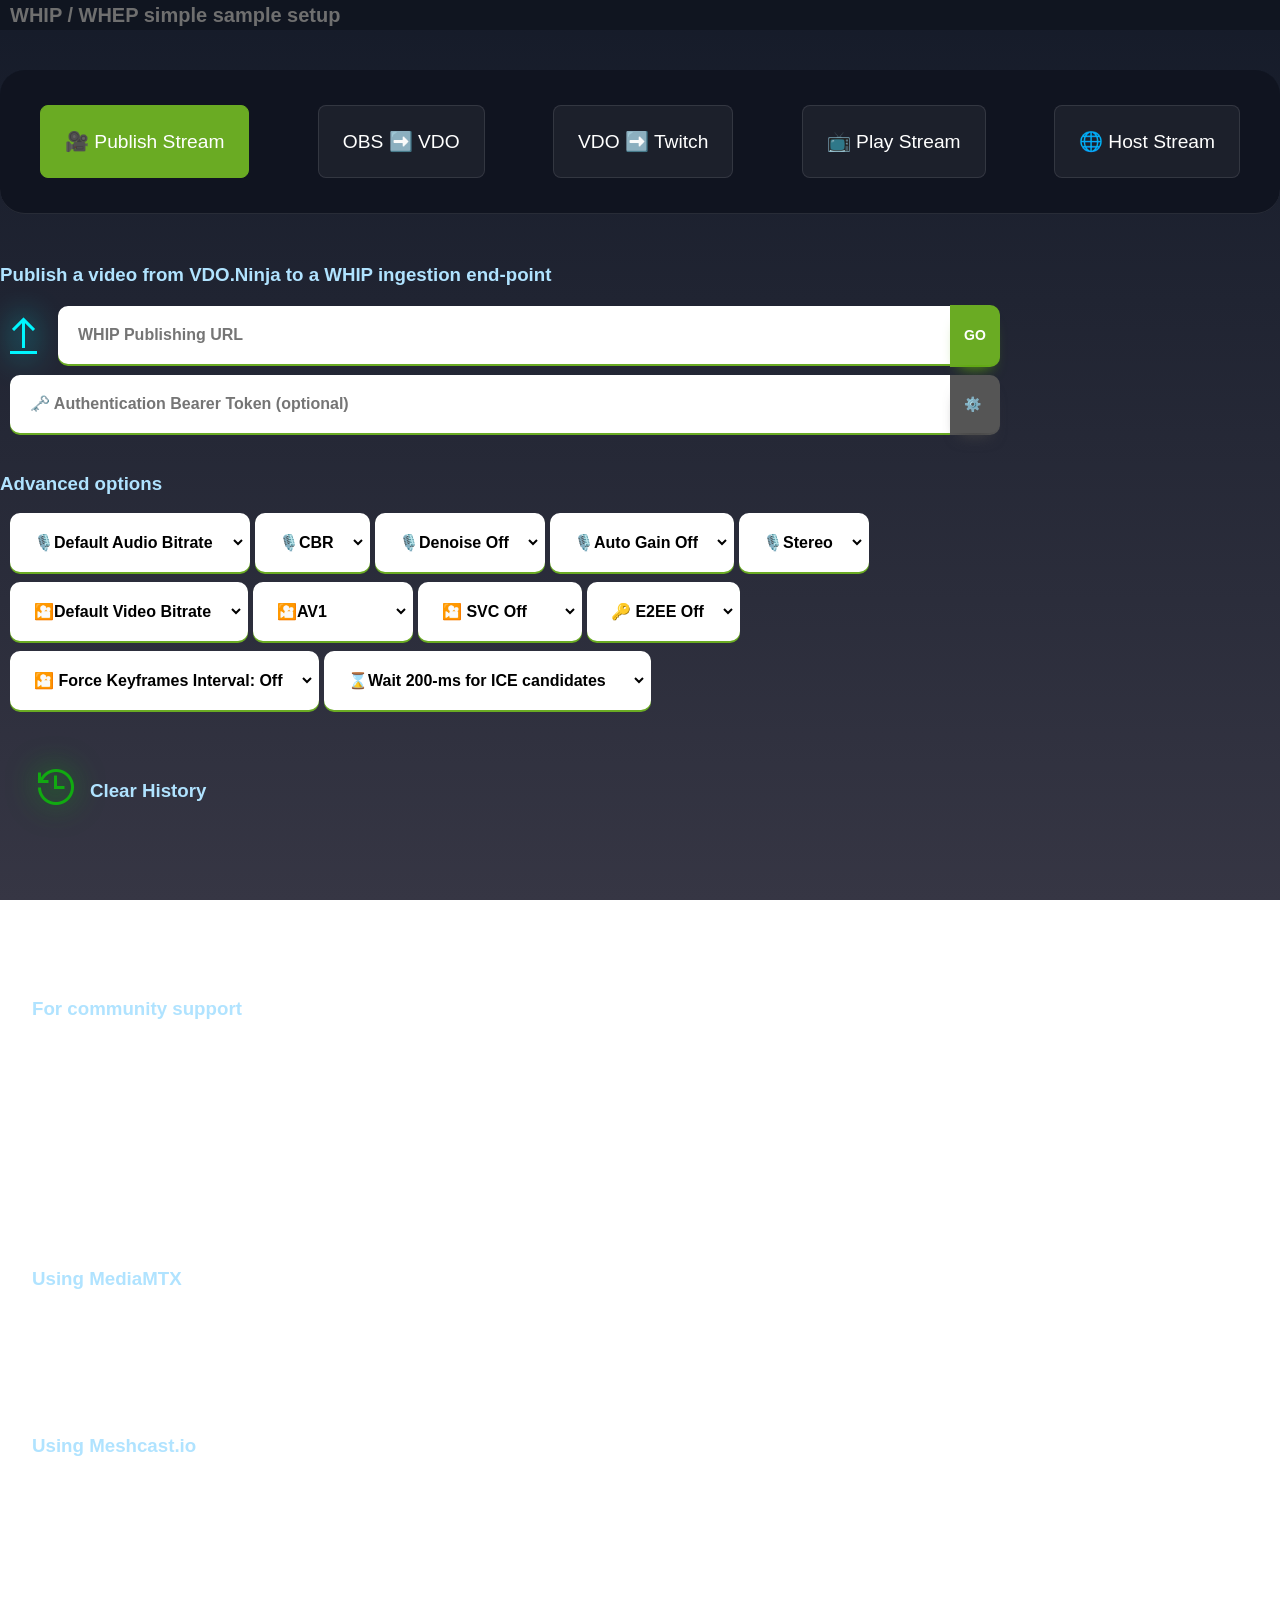
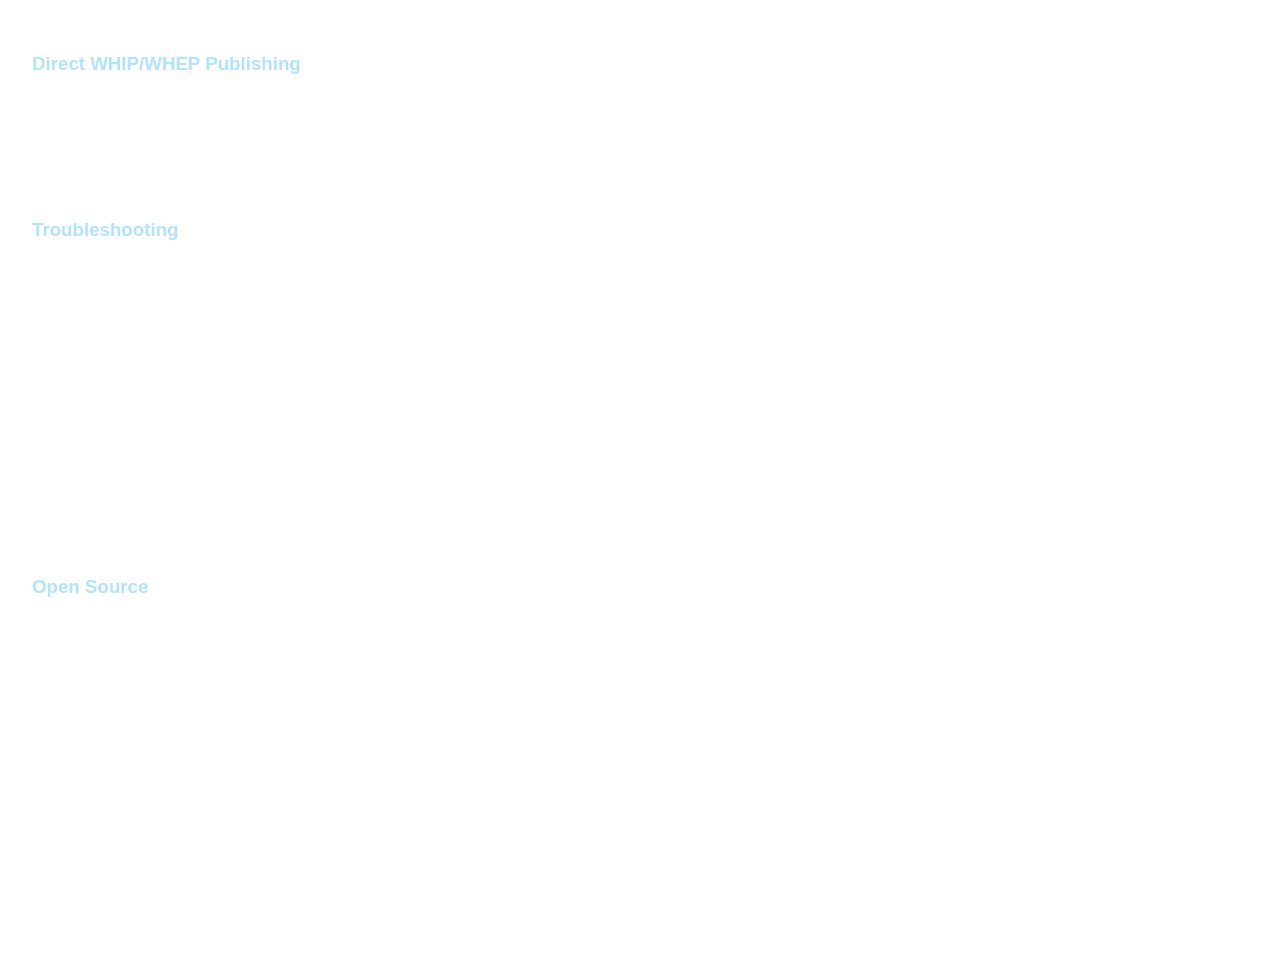
<file: whip/index.html>
<!DOCTYPE html>
<html lang="en">
<head>
    <meta charset="UTF-8">
    <meta name="viewport" content="width=device-width, initial-scale=1.0">
    <title>Redirecting to whip.html</title>
    <script>
        window.location.href = "../whip.html";
    </script>
</head>
<body>
    <p>If you are not redirected automatically, please <a href="../whip.html">click here</a>.</p>
</body>
</html>
</file>
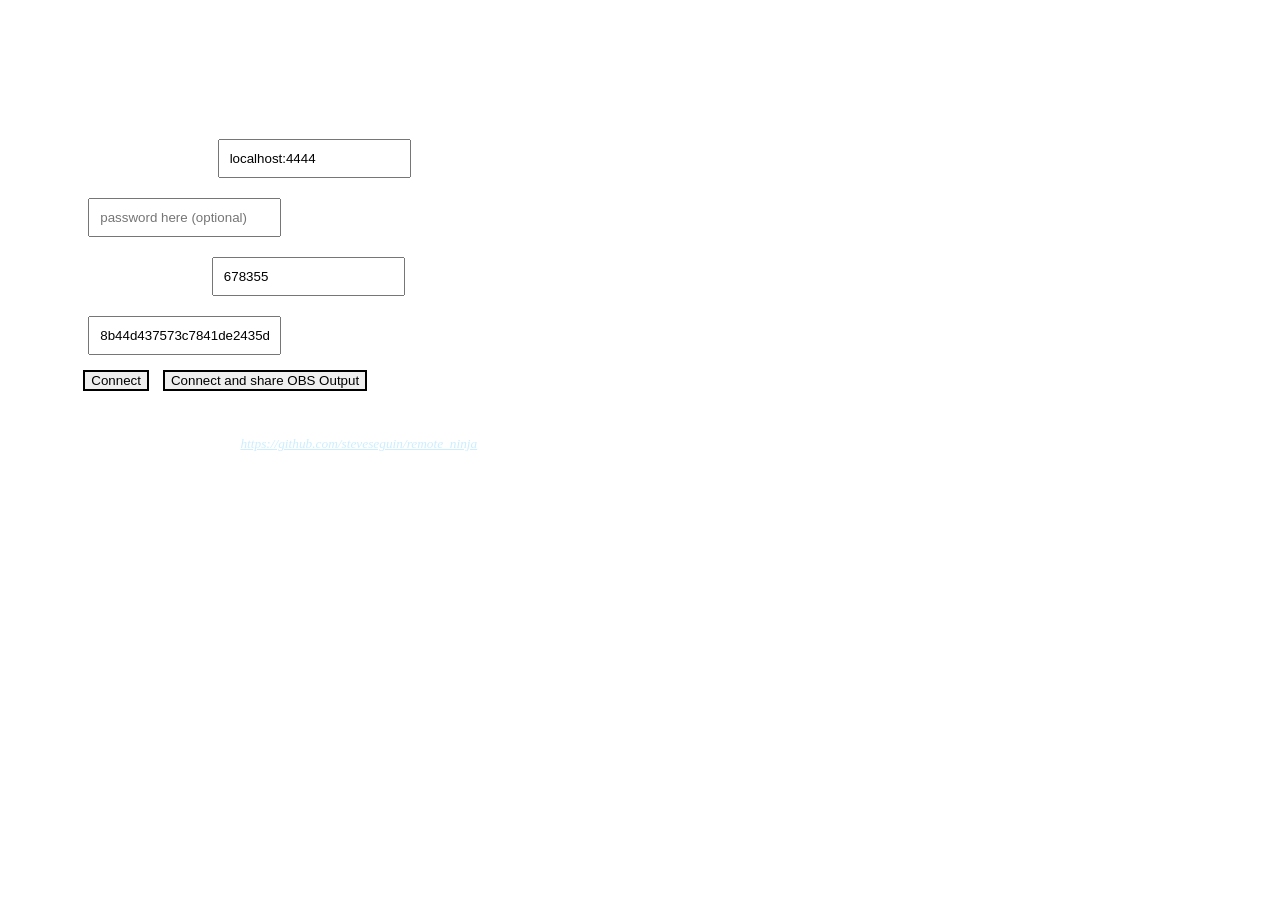
<file: examples/obs_remote/index.html>
<html>
  <head>
	<meta charset="utf-8" />
	<meta name="viewport" content="width=device-width, initial-scale=1" />
	<meta name="description" content="Full-featured OBS controller with previews and macros, proxied through VDO.Ninja." />
	<link rel="canonical" href="https://vdo.ninja/examples/obs_remote/index.html" />
	<meta property="og:type" content="website" />
	<meta property="og:site_name" content="VDO.Ninja" />
	<meta property="og:url" content="https://vdo.ninja/examples/obs_remote/index.html" />
	<meta property="og:title" content="OBS Remote Dashboard - VDO.Ninja" />
	<meta property="og:description" content="Full-featured OBS controller with previews and macros, proxied through VDO.Ninja." />
	<meta property="og:image" content="https://vdo.ninja/media/vdoNinja_logo_full.png" />
	<meta name="twitter:card" content="summary_large_image" />
	<meta name="twitter:title" content="OBS Remote Dashboard - VDO.Ninja" />
	<meta name="twitter:description" content="Full-featured OBS controller with previews and macros, proxied through VDO.Ninja." />
	<meta name="twitter:image" content="https://vdo.ninja/media/vdoNinja_logo_full.png" />
    <script type="text/javascript" src="./thirdparty/obs-websocket.min.js"></script>
	<link rel="stylesheet" href="https://vdo.ninja/main.css" />
	<title>OBS Remote Dashboard - VDO.Ninja</title>
	<style>
	
		.container {
			max-width: 80%;
			width: fit-content;
			margin: 0 auto;
		}

		h1 {
			margin-top: 1em;
			margin-bottom: 1em;
			padding: 10px;
		}

		.card {
			margin: 10px;
			box-shadow: 0 4px 8px 0 rgb(0 0 0 / 10%);
			background-color: #ddd;
			color: black;
			margin-bottom: 1.5em;
		}

		.card>div {
			padding: 10px;
		}

		.card h2 {
			font-size: 1.5em;
			padding: 10px;
			background-color: #457b9d;
			color: white;
			border-bottom: 2px solid #3b6a87;
		}

		small {
			font-style: italic;
			display: block;
			margin-left: 1em;
		}

		span.warning {
			color: rgb(212, 191, 0);
		}

		input {
			padding: 10px;
			display: inline-block;
			flex-flow: unset;
			margin: 10px;
		}

		video {
			max-width: 640px;
			max-height: 360px;
			padding: 20px;
		}

		audio {
			max-width: 640px;
			max-height: 360px;
			padding: 20px;
		}

		div#processing {
			display: none;
			justify-content: center;
			place-items: center;
			position: absolute;
			inset: 0;
			font-size: 1.5em;
			font-weight: bold;
			background: #141926;
			flex-direction: column;
		}
		button {
			margin:5px;
			border:solid black 2px;
		}
		
		body {
			color:white;
			display: inline-block;
			flex-flow: unset;
		}
		
		a {
			color: #CEF!important;
		}
		
		#info{
			margin: 20px;
			max-height: 50%;
			overflow: auto;
		}
		
		#client {
			margin:10px;
			display:block;
		}
		label {
			color:white;
		}
		
	</style>
</head>
<body>
	<div class="container">
		<h1>OBS remote (server)</h1>
		<span id='setup'>
			<label for="address">Websocket Address</label>
			<input name="address" id="address" placeholder="address (optional)" value="localhost:4444" />
			<label for="address">Websocket Password</label>
			<input  name="password" id="password"  placeholder="password here (optional)" />
			<br />
			<label for="vdoroomname">Room name to use</label>
			<input name="vdoroomname" id="vdoroomname" placeholder="vdo room name to use (optional)" />
			<label for="vdopassword">Room password to use</label>
			<input name="vdopassword" id="vdopassword"  placeholder="vdo password to use (optional)" />
			<br />
			<button id="address_button">Connect</button>
			<button id="address_button_2">Connect and share OBS Output</button>
		</span>
		<a id="client" target="_blank"></a>
		<div id="info"></div>
		<small>Code available on GitHub: <a target="_blank" href='https://github.com/steveseguin/remote_ninja'>https://github.com/steveseguin/remote_ninja</a></small>
	</div>
	<script>

		var hostname = "vdo.ninja"; // all that's supported as of this moment. 

		const obs = new OBSWebSocket();
		var scenesData = {};
		scenesData.scenes = [];

		function sendToOBS(action, data={}){
			document.getElementById("info").innerHTML = action + "<br />"+document.getElementById("info").innerHTML;
			obs.sendCallback(action, data, sendCallback)
		}
		
		(function(w) {
			w.URLSearchParams = w.URLSearchParams || function(searchString) {
				var self = this;
				searchString = searchString.replace("??", "?");
				self.searchString = searchString;
				self.get = function(name) {
					var results = new RegExp('[\?&]' + name + '=([^&#]*)').exec(self.searchString);
					if (results == null) {
						return null;
					} else {
						return decodeURI(results[1]) || 0;
					}
				};
			};
		})(window);

		var urlEdited = window.location.search.replace(/\?\?/g, "?");
		urlEdited = urlEdited.replace(/\?/g, "&");
		urlEdited = urlEdited.replace(/\&/, "?");

		if (urlEdited !== window.location.search){
			warnlog(window.location.search + " changed to " + urlEdited);
			window.history.pushState({path: urlEdited.toString()}, '', urlEdited.toString());
		}
		var urlParams = new URLSearchParams(urlEdited);
		
		function generatePassword(){
			var bytes = new Uint8Array(16);
			window.crypto.getRandomValues(bytes);
			var password = "";
			for (var i = 0; i < bytes.length; i++){
				password += ("0" + bytes[i].toString(16)).slice(-2);
			}
			return password;
		}
		var roomname = Math.floor(Math.random() * 1000000);
		var pwurl = "";

		if (urlParams.get("password")){
			pwurl = urlParams.get("password");
			localStorage.setItem('password',pwurl)
		} else if (localStorage.getItem('password')){
			pwurl = localStorage.getItem('password');
		} else {
			pwurl = generatePassword();
			localStorage.setItem('password',pwurl)
		}
		
		if (urlParams.get("room")){
			roomname = urlParams.get("room")
			localStorage.setItem('roomname',roomname)
		} else if (localStorage.getItem('roomname')){
			roomname = localStorage.getItem('roomname');
		} else {
			localStorage.setItem('roomname',roomname)
		}
		
		document.getElementById('vdoroomname').value = roomname;
		document.getElementById('vdopassword').value = pwurl;
		
		
		if (localStorage.getItem('address')){
			document.getElementById('address').value = localStorage.getItem('address');
		} 
		
		if (localStorage.getItem('wspass')){
			document.getElementById('password').value = localStorage.getItem('wspass');
		} 
		
		var iframe = null;
		function createIFrame(visible=true){
			iframe = document.createElement("iframe");
			
			if (visible){
				iframe.src = "https://"+hostname+"/?room="+encodeURIComponent(roomname)+"&push=mainOBSOutput&od=0&transparent&webcam&vd=obs&view&password="+encodeURIComponent(pwurl)+"&label=OBS_"+Math.floor(Math.random() * 1000000);
				iframe.style.minWidth = "720px";
				iframe.style.minHeight = "480px";		
				iframe.style.maxWidth = "50%";
				iframe.style.maxHeight = "50%";		
				iframe.style.display = "block";		
				iframe.style.margin = "auto";
				iframe.allow = "autoplay;camera;microphone;fullscreen;picture-in-picture;";
			} else {
				iframe.src = "https://"+hostname+"/?room="+encodeURIComponent(roomname)+"&push&autostart&vd=0&view&ad=0&transparent&cleanoutput&password="+encodeURIComponent(pwurl)+"&label=OBS_"+Math.floor(Math.random() * 1000000);
				iframe.style.opacity = 0;
				iframe.style.width = 0;
				iframe.style.height = 0;
				iframe.style.position = "absolulte";
				iframe.style.top = "-100px";
				iframe.style.left = "-100px";
			}
			document.getElementById("client").parentNode.insertBefore(iframe, document.getElementById("client").nextSibling);

			var eventMethod = window.addEventListener ? "addEventListener" : "attachEvent";
			var eventer = window[eventMethod];
			var messageEvent = eventMethod === "attachEvent" ? "onmessage" : "message";
			eventer(messageEvent, function (e) {
				if (e.source != iframe.contentWindow){return} // reject messages send from other iframes
				console.log(e);
				if ("dataReceived" in e.data){
					if ("sendToOBS" in e.data.dataReceived){
						if ("action" in e.data.dataReceived.sendToOBS){
							if ("data" in e.data.dataReceived.sendToOBS){
								sendToOBS(e.data.dataReceived.sendToOBS.action, e.data.dataReceived.sendToOBS.data);
							}
						}
					}
				} else if ("action" in e.data){
					if (e.data.action === "new-push-connection"){
						console.log(e.data);
						updateSceneList();
					}
				}
			});
		}
		
		function sendCallback(err, data){
			console.log("CALLBACK TRIGGERED");
			var msg = {};
			msg.sentFromOBS = {};
			msg.sentFromOBS.callbackData = data;
			msg.sentFromOBS.callbackError = err;
			try {
				iframe.contentWindow.postMessage({"sendData":msg}, '*');
			} catch(e){}
		}
		
		function sendRawData(data){
			var msg = {};
			msg.sentFromOBS = {};
			msg.sentFromOBS.rawData = data;
			try {
				iframe.contentWindow.postMessage({"sendData":msg}, '*');
			} catch(e){}
		}
		
		function heartBeat(){
			obs.send("GetStats");
		}

		function updateSceneList(){
			var msg = {};
			msg.sentFromOBS = {};
			msg.sentFromOBS.scenes = scenesData;
			try {
				iframe.contentWindow.postMessage({"sendData":msg}, '*');
			} catch(e){}
			console.log(msg);
			obs.send("GetSourcesList");
			obs.send('GetCurrentScene');
			obs.send("GetVideoInfo");
			obs.send("ListOutputs");
		}

		document.getElementById('address_button').addEventListener('click', e => {
			connect(e, false);
		});
		
		document.getElementById('address_button_2').addEventListener('click', e => {
			connect(e, true);
		});
		
		var heartBeatInterval = null;
		
		function connect(e, camera){
			const address = document.getElementById('address').value || "localhost:4444";
			const password = document.getElementById('password').value;
			
			
			roomname = document.getElementById('vdoroomname').value || Math.floor(Math.random() * 1000000);
			pwurl = document.getElementById('vdopassword').value || generatePassword();
			localStorage.setItem('roomname',roomname)
			localStorage.setItem('password',pwurl)
			
			createIFrame(camera); // connects to VDO.Ninja's IFRAME API
			
			localStorage.setItem('address',address);
			if (password){
				localStorage.setItem('wspass',password);
				var ret = obs.connect({
				  address: address,
				  password: password
				});
			} else {
				var ret = obs.connect({
				  address: address
				});
			}
			
			ret.then(() => {
				console.log(`Success!`);
				return obs.send('GetSceneList');
			}).then(data => {
				document.getElementById("setup").style.display = "none";
				scenesData = data;
				updateSceneList();
					var pathname = window.location.pathname.split("/");
					pathname.pop();
					pathname = pathname.join("/");
					var clientLink = window.location.protocol + "//" + window.location.host + pathname + "/interface.html?room="+encodeURIComponent(roomname)+"&password="+encodeURIComponent(pwurl);
					var clientAnchor = document.getElementById("client");
					clientAnchor.href = clientLink;
					clientAnchor.textContent = "";
					clientAnchor.target = "_blank";
					clientAnchor.rel = "noopener";
					var labelBold = document.createElement("b");
					var labelFont = document.createElement("span");
					labelFont.style.color = "#70c4ff";
					labelFont.textContent = "client link:";
					labelBold.appendChild(labelFont);
					clientAnchor.appendChild(labelBold);
					clientAnchor.appendChild(document.createTextNode(" " + clientLink));
				document.getElementById("info").innerHTML = "<br /><p style='color:#bdffbd;'>Connection to OBS websockets opened.</p>" + document.getElementById("info").innerHTML;
				try {
					obs._socket.onmessage2 = obs._socket.onmessage; // hijacking the obs-websocket.js framework
					obs._socket.onmessage = function(data){
					console.log(data);
						obs._socket.onmessage2(data);
						if (data.type && data.data){
							if (data.type == "message"){
								sendRawData(data.data);
							}
						}
					}
				} catch(e){console.error(e);}
				
				clearInterval(heartBeatInterval);
				heartBeatInterval = setInterval(function(){heartBeat();},3000);
				
			}).catch(err => { // Promise convention dicates you have a catch on every chain.
				console.log(err);
				document.getElementById("info").innerHTML = "<br />Error trying to connect. Is SSL enabled on your domain?" + document.getElementById("info").innerHTML;
				if ("error" in err){
					document.getElementById("info").innerHTML = "<br />"+err.error + document.getElementById("info").innerHTML;
				}
			});
		};
		
		// We use the source visibility one and filter visibility web socket commands quite often in shows.
			
		obs.on('SwitchScenes', data => {
			console.log(`New Active Scene: ${data.sceneName}`);
			scenesData.currentScene = data.sceneName
			updateSceneList();
		});
		obs.on('ConnectionOpened', (data) => function(){
			document.getElementById("setup").style.display = "none";
			document.getElementById("info").innerHTML = "<br /><p style='color:#bdffbd;'>Connection to OBS websockets opened.</p>" + document.getElementById("info").innerHTML;
		});
		obs.on('ConnectionClosed', (data) => function(){
			document.getElementById("setup").style.display = "unset";
			document.getElementById("info").innerHTML = "<br />Connection to OBS websockets closed" + document.getElementById("info").innerHTML;
		});
		obs.on('AuthenticationSuccess', (data) => function(){
			document.getElementById("setup").style.display = "none";
			document.getElementById("info").innerHTML = "<br />OBS websockets authenticated" + document.getElementById("info").innerHTML;
		});
		obs.on('AuthenticationFailure', (data) => function(){
			document.getElementById("setup").style.display = "unset";
			document.getElementById("info").innerHTML = "<br />Authentication to OBS websockets failed" + document.getElementById("info").innerHTML;
		});
		obs.on('ScenesChanged', (data) => function(){
			scenesData = data;
			updateSceneList()
		});
		// You must add this handler to avoid uncaught exceptions.
		obs.on('error', err => {
			document.getElementById("info").innerHTML = "<br />OBS websockets error" + document.getElementById("info").innerHTML;
			console.error('socket error:', err);
			if ("error" in err){
				document.getElementById("info").innerHTML = "<br />"+err.error + document.getElementById("info").innerHTML;
			}
		});
			
	</script>
</body>
</html>
</file>
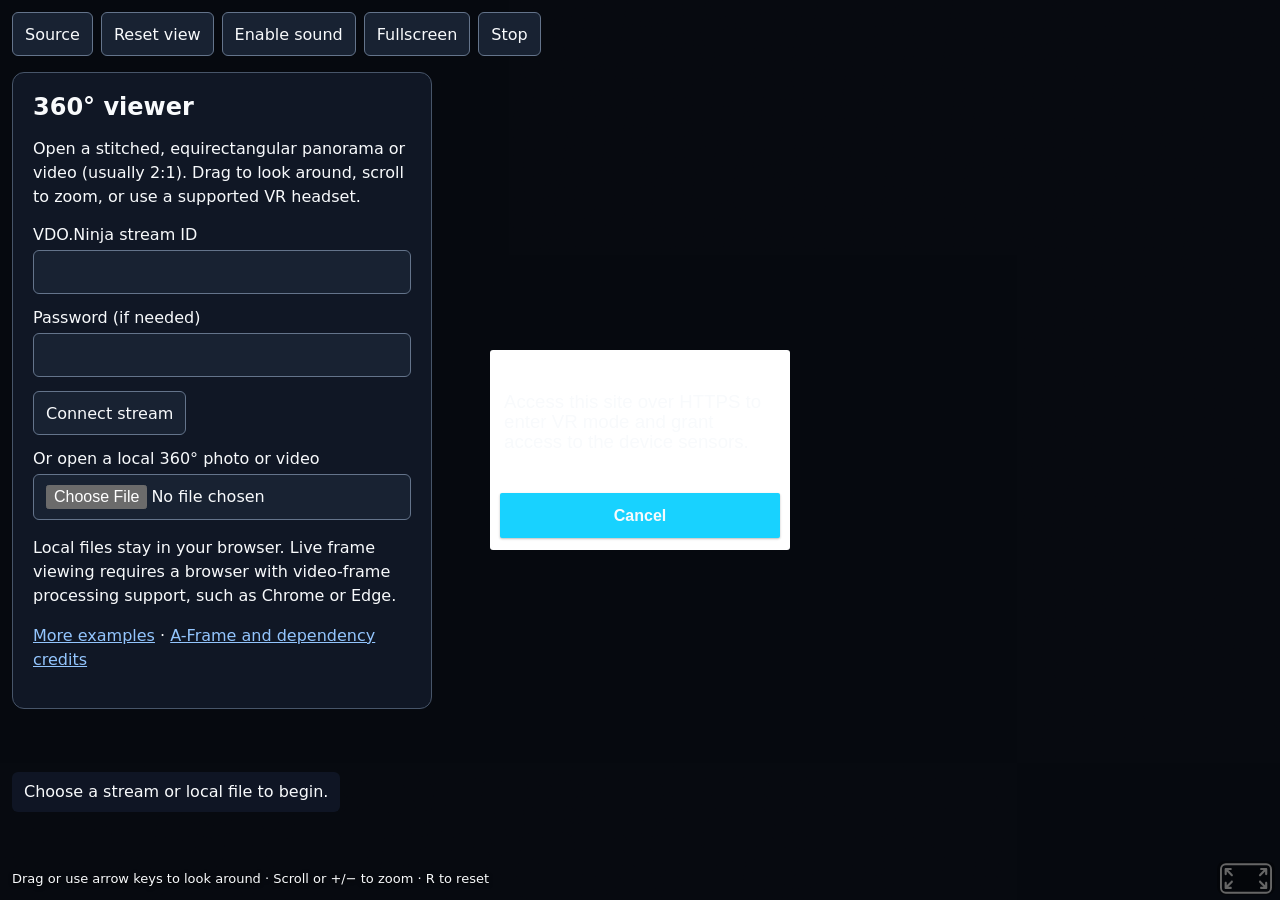
<file: 360.html>
<!DOCTYPE html>
<html lang="en">
<head>
    <meta charset="utf-8" />
    <meta name="viewport" content="width=device-width, initial-scale=1" />
    <title>360° Viewer | VDO.Ninja</title>
    <script>
        window.location.replace("./examples/360.html" + window.location.search + window.location.hash);
    </script>
</head>
<body>
    <p>The 360° viewer is now in <a href="./examples/360.html">the examples folder</a>.</p>
</body>
</html>
</file>
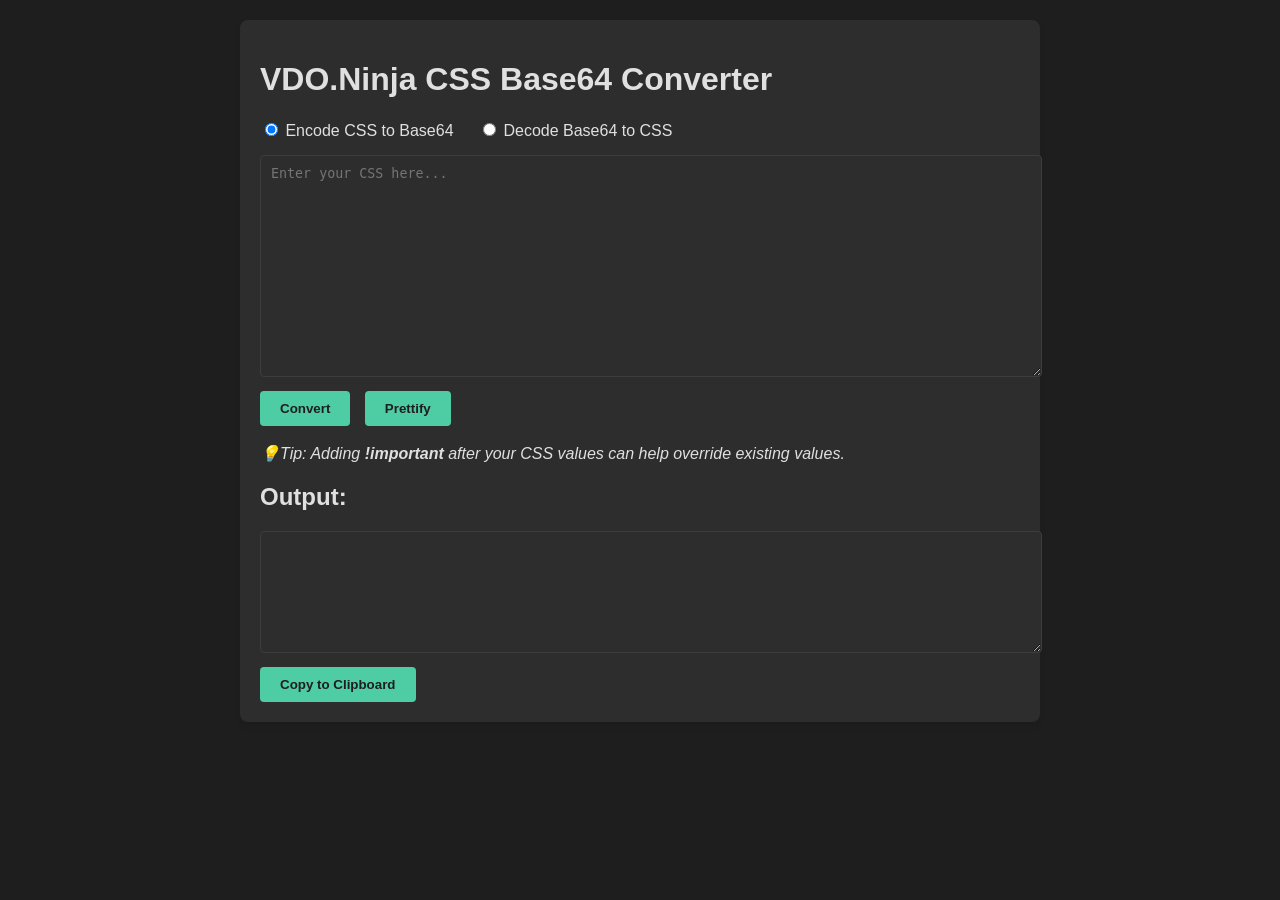
<file: base64.html>
<!DOCTYPE html>
<html lang="en">
<head>
    <meta charset="UTF-8">
    <meta name="viewport" content="width=device-width, initial-scale=1.0">
    <title>VDO.Ninja CSS to Base64 Converter</title>
    <style>
        body {
            font-family: Arial, sans-serif;
            background-color: #1E1E1E;
            color: #E0E0E0;
            max-width: 800px;
            margin: 0 auto;
            padding: 20px;
        }
        h1, h2 {
            color: #E0E0E0;
        }
        textarea {
            width: 100%;
            height: 200px;
            margin-bottom: 10px;
            background-color: #2D2D2D;
            color: #E0E0E0;
            border: 1px solid #3D3D3D;
            border-radius: 4px;
            padding: 10px;
            font-family: monospace;
        }
        #output {
            height: 100px;
        }
        button {
            padding: 10px 20px;
            background-color: #4ecca3;
            color: #1E1E1E;
            border: none;
            border-radius: 4px;
            cursor: pointer;
            font-weight: bold;
            transition: background-color 0.3s;
        }
        button:hover {
            background-color: #45b392;
        }
        .container {
            background-color: #2D2D2D;
            padding: 20px;
            border-radius: 8px;
            box-shadow: 0 4px 6px rgba(0, 0, 0, 0.1);
        }
    </style>
</head>
<body>
    <div class="container">
        <h1>VDO.Ninja CSS Base64 Converter</h1>
        <div style="margin-bottom: 15px;">
            <label>
                <input type="radio" name="mode" value="encode" checked onchange="switchMode()"> Encode CSS to Base64
            </label>
            <label style="margin-left: 20px;">
                <input type="radio" name="mode" value="decode" onchange="switchMode()"> Decode Base64 to CSS
            </label>
        </div>
        <textarea id="cssInput" placeholder="Enter your CSS here..."></textarea>
        <button onclick="processInput()">Convert</button>
        <button onclick="prettifyCSS()" style="margin-left: 10px;">Prettify</button><br><br>
		<i>💡Tip: Adding <b>!important</b> after your CSS values can help override existing values.</i>
		
        <h2>Output:</h2>
        <textarea id="output" readonly></textarea>
        <button onclick="copyToClipboard()">Copy to Clipboard</button>
    </div>
    <script>
        function getMode() {
            return document.querySelector('input[name="mode"]:checked').value;
        }

        function switchMode() {
            const mode = getMode();
            const input = document.getElementById('cssInput');
            const output = document.getElementById('output');
            
            if (mode === 'encode') {
                input.placeholder = 'Enter your CSS here...';
            } else {
                input.placeholder = 'Enter base64 string (with or without &cssb64= prefix)...';
            }
            
            // Clear output but preserve input
            output.value = '';
        }

        function processInput() {
            const mode = getMode();
            if (mode === 'encode') {
                convertToBase64();
            } else {
                decodeFromBase64();
            }
        }

        function convertToBase64() {
            const cssInput = document.getElementById('cssInput').value;
            // Remove tabs and extra spaces
            const sanitizedCSS = cssInput.replace(/\s+/g, ' ').trim();
            const base64CSS = btoa(encodeURIComponent(sanitizedCSS));
            document.getElementById('output').value = '&cssb64=' + base64CSS;
        }

        function decodeFromBase64() {
            let base64Input = document.getElementById('cssInput').value.trim();
            
            // Remove &cssb64= prefix if present
            if (base64Input.startsWith('&cssb64=')) {
                base64Input = base64Input.substring(8);
            } else if (base64Input.startsWith('cssb64=')) {
                base64Input = base64Input.substring(7);
            }
            
            try {
                const decodedCSS = decodeURIComponent(atob(base64Input));
                document.getElementById('output').value = decodedCSS;
            } catch (error) {
                alert('Invalid base64 string. Please check your input.');
                document.getElementById('output').value = '';
            }
        }

        function prettifyCSS() {
            const outputField = document.getElementById('output');
            let css = outputField.value;
            
            if (!css || css.startsWith('&cssb64=')) {
                // If output is base64, decode it first
                if (css.startsWith('&cssb64=')) {
                    try {
                        css = decodeURIComponent(atob(css.substring(8)));
                    } catch (error) {
                        alert('Cannot prettify base64 output. Decode it first.');
                        return;
                    }
                } else {
                    alert('No CSS to prettify.');
                    return;
                }
            }
            
            // Basic CSS prettification
            css = css
                .replace(/\s*{\s*/g, ' {\n  ') // Add newline after opening brace
                .replace(/;\s*/g, ';\n  ') // Add newline after semicolon
                .replace(/\s*}\s*/g, '\n}\n') // Add newlines around closing brace
                .replace(/,\s*/g, ',\n') // Add newline after comma in selectors
                .replace(/\n\s*\n/g, '\n') // Remove extra blank lines
                .replace(/\s*:\s*/g, ': ') // Consistent spacing around colons
                .trim();
            
            // Fix indentation for nested rules
            const lines = css.split('\n');
            let indentLevel = 0;
            const prettifiedLines = lines.map(line => {
                line = line.trim();
                if (line.endsWith('{')) {
                    const result = '  '.repeat(indentLevel) + line;
                    indentLevel++;
                    return result;
                } else if (line === '}') {
                    indentLevel = Math.max(0, indentLevel - 1);
                    return '  '.repeat(indentLevel) + line;
                } else if (line) {
                    return '  '.repeat(indentLevel) + line;
                }
                return line;
            });
            
            outputField.value = prettifiedLines.join('\n');
        }

        function copyToClipboard() {
            const output = document.getElementById('output');
            output.select();
            document.execCommand('copy');
            alert('Copied to clipboard!');
        }
    </script>
</body>
</html>
</file>
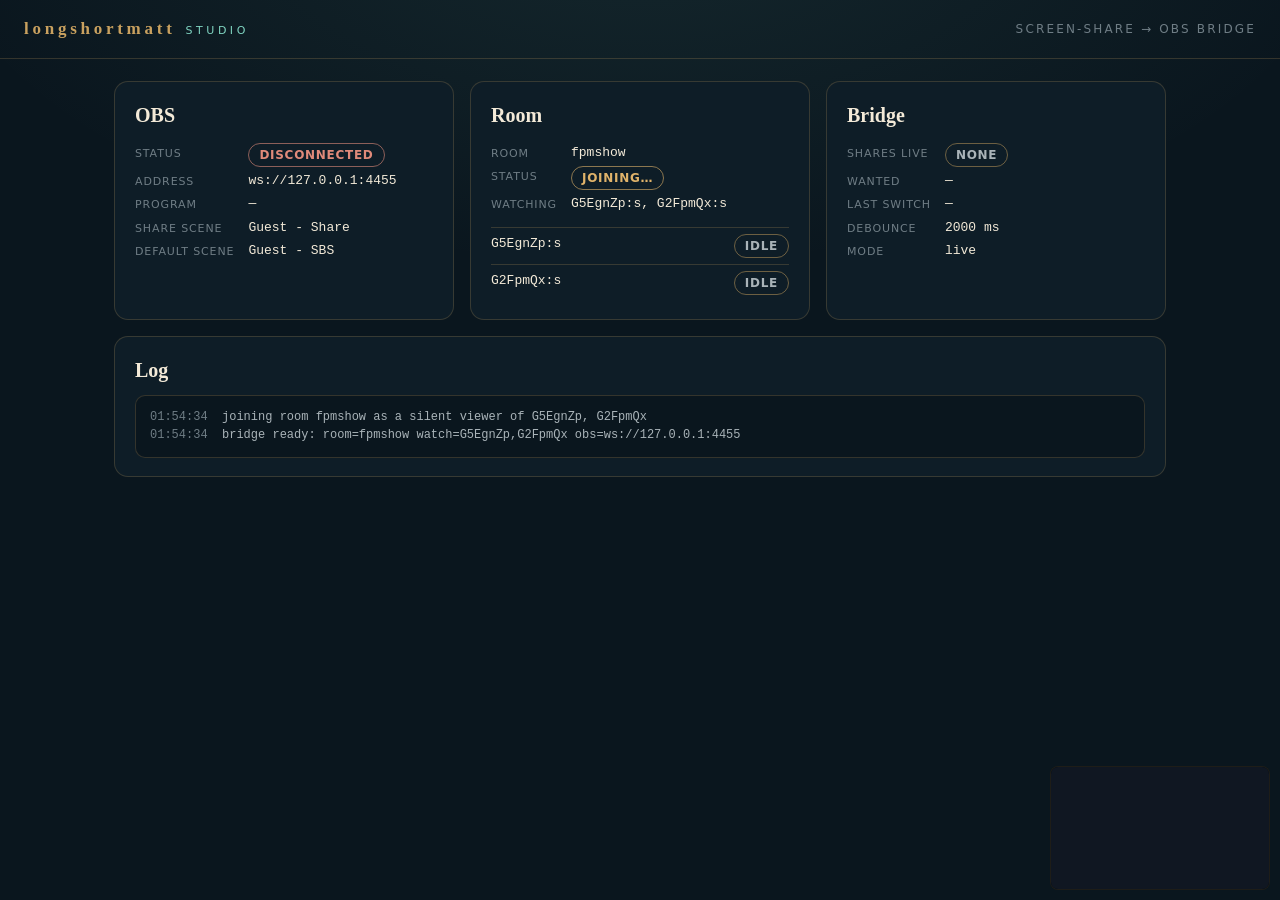
<file: bridge.html>
<!DOCTYPE html>
<html lang="en">
	<head>
		<meta charset="utf-8" />
		<meta name="viewport" content="width=device-width, initial-scale=1" />
		<meta name="robots" content="noindex" />
		<title>longshortmatt · Screen-share → OBS bridge</title>
		<link rel="icon" href="./media/favicon.ico" />
		<style>
			:root {
				--ink: #0a161e;
				--ink-2: #0e1d27;
				--ink-3: #132632;
				--line: rgba(201, 161, 95, 0.22);
				--line-strong: rgba(201, 161, 95, 0.5);
				--gold: rgba(201, 161, 95, 1);
				--teal: #7fd4c1;
				--cream: #f3ead8;
				--muted: #a9b3b8;
				--soft: #6f7d85;
				--amber: #e0b36a;
				--danger: #e08a7a;
				--serif: "Iowan Old Style", "Palatino Linotype", Palatino, "Book Antiqua", Georgia, "Times New Roman", serif;
				--sans: system-ui, -apple-system, "Segoe UI", Roboto, "Helvetica Neue", Arial, sans-serif;
				--mono: ui-monospace, "SF Mono", Menlo, Consolas, "Liberation Mono", monospace;
				color-scheme: dark;
			}

			* {
				box-sizing: border-box;
			}

			body {
				margin: 0;
				min-height: 100vh;
				background: var(--ink);
				background-image: radial-gradient(1200px 600px at 50% -10%, rgba(127, 212, 193, 0.09), transparent 60%);
				color: var(--cream);
				font-family: var(--sans);
				font-size: 14px;
				line-height: 1.5;
				-webkit-font-smoothing: antialiased;
			}

			header {
				display: flex;
				align-items: center;
				justify-content: space-between;
				gap: 16px;
				padding: 16px 24px;
				border-bottom: 1px solid var(--line);
			}

			.wordmark {
				display: flex;
				align-items: baseline;
				gap: 10px;
			}

			.wordmark__name {
				font-family: var(--serif);
				font-weight: 700;
				font-size: 17px;
				letter-spacing: 0.22em;
				color: var(--gold);
			}

			.wordmark__sub {
				font-size: 11px;
				letter-spacing: 0.32em;
				text-transform: uppercase;
				color: var(--teal);
			}

			header .title {
				font-size: 12px;
				letter-spacing: 0.18em;
				text-transform: uppercase;
				color: var(--soft);
			}

			main {
				max-width: 1100px;
				margin: 0 auto;
				padding: 22px 24px 40px;
				display: grid;
				grid-template-columns: repeat(3, minmax(0, 1fr));
				gap: 16px;
			}

			.card {
				background: var(--ink-2);
				border: 1px solid var(--line);
				border-radius: 14px;
				padding: 18px 20px;
			}

			.card h2 {
				margin: 0 0 10px;
				font-family: var(--serif);
				font-weight: 600;
				font-size: 20px;
			}

			.kv {
				display: grid;
				grid-template-columns: auto 1fr;
				gap: 4px 14px;
				font-size: 13px;
			}

			.kv dt {
				color: var(--soft);
				letter-spacing: 0.08em;
				text-transform: uppercase;
				font-size: 11px;
				padding-top: 3px;
			}

			.kv dd {
				margin: 0;
				font-family: var(--mono);
				font-size: 13px;
				word-break: break-all;
			}

			.pill {
				display: inline-block;
				padding: 2px 10px;
				border-radius: 999px;
				border: 1px solid var(--line-strong);
				font-family: var(--sans);
				font-size: 12px;
				font-weight: 600;
				letter-spacing: 0.06em;
				text-transform: uppercase;
				color: var(--muted);
			}

			.pill[data-tone="ok"] {
				color: var(--teal);
				border-color: rgba(127, 212, 193, 0.6);
			}

			.pill[data-tone="warn"] {
				color: var(--amber);
				border-color: rgba(224, 179, 106, 0.6);
			}

			.pill[data-tone="bad"] {
				color: var(--danger);
				border-color: rgba(224, 138, 122, 0.6);
			}

			.pill[data-tone="gold"] {
				color: var(--gold);
			}

			.shares {
				list-style: none;
				padding: 0;
				margin: 8px 0 0;
				font-family: var(--mono);
				font-size: 13px;
			}

			.shares li {
				display: flex;
				justify-content: space-between;
				gap: 10px;
				padding: 6px 0;
				border-top: 1px solid var(--line);
			}

			.log {
				grid-column: 1 / -1;
			}

			.log pre {
				margin: 0;
				max-height: 46vh;
				overflow: auto;
				padding: 12px 14px;
				background: var(--ink);
				border: 1px solid var(--line);
				border-radius: 10px;
				font-family: var(--mono);
				font-size: 12px;
				line-height: 1.55;
				color: var(--muted);
				white-space: pre-wrap;
			}

			.log pre .t {
				color: var(--soft);
			}

			.log pre .ok {
				color: var(--teal);
			}

			.log pre .warn {
				color: var(--amber);
			}

			.log pre .bad {
				color: var(--danger);
			}

			.log pre .obs {
				color: var(--gold);
			}

			.btns {
				display: flex;
				flex-wrap: wrap;
				gap: 8px;
				margin-top: 12px;
			}

			button {
				font: inherit;
				color: var(--cream);
				background: var(--ink-3);
				border: 1px solid var(--line-strong);
				border-radius: 999px;
				padding: 7px 14px;
				cursor: pointer;
				font-size: 13px;
			}

			button:hover {
				background: rgba(201, 161, 95, 0.14);
			}

			button.danger {
				border-color: rgba(224, 138, 122, 0.6);
			}

			.hidden {
				display: none !important;
			}

			#stage {
				position: fixed;
				right: 10px;
				bottom: 10px;
				width: 220px;
				height: 124px;
				border: 1px solid var(--line);
				border-radius: 8px;
				overflow: hidden;
				background: #000;
				opacity: 0.6;
			}

			#stage iframe {
				width: 100%;
				height: 100%;
				border: 0;
			}

			@media (max-width: 860px) {
				main {
					grid-template-columns: 1fr;
				}
			}
		</style>
	</head>
	<body>
		<header>
			<div class="wordmark"><span class="wordmark__name">longshortmatt</span><span class="wordmark__sub">Studio</span></div>
			<div class="title">Screen-share → OBS bridge</div>
		</header>

		<main>
			<section class="card">
				<h2>OBS</h2>
				<dl class="kv">
					<dt>Status</dt>
					<dd><span id="obsStatus" class="pill" data-tone="warn">connecting…</span></dd>
					<dt>Address</dt>
					<dd id="obsAddr"></dd>
					<dt>Program</dt>
					<dd id="obsScene">—</dd>
					<dt>Share scene</dt>
					<dd id="sceneShare"></dd>
					<dt>Default scene</dt>
					<dd id="sceneSbs"></dd>
				</dl>
			</section>

			<section class="card">
				<h2>Room</h2>
				<dl class="kv">
					<dt>Room</dt>
					<dd id="roomName"></dd>
					<dt>Status</dt>
					<dd><span id="roomStatus" class="pill" data-tone="warn">joining…</span></dd>
					<dt>Watching</dt>
					<dd id="watchList"></dd>
				</dl>
				<ul id="shares" class="shares"></ul>
			</section>

			<section class="card">
				<h2>Bridge</h2>
				<dl class="kv">
					<dt>Shares live</dt>
					<dd><span id="shareState" class="pill">none</span></dd>
					<dt>Wanted</dt>
					<dd id="wanted">—</dd>
					<dt>Last switch</dt>
					<dd id="lastSwitch">—</dd>
					<dt>Debounce</dt>
					<dd id="debounceText"></dd>
					<dt>Mode</dt>
					<dd id="modeText"></dd>
				</dl>
				<div id="testBtns" class="btns hidden"></div>
			</section>

			<section class="card log">
				<h2>Log</h2>
				<pre id="log"></pre>
			</section>
		</main>

		<div id="stage"></div>

		<script>
			(function () {
				"use strict";

				// ---- Config (URL params override the defaults) ---------------------------------------
				var params = new URLSearchParams(location.search);
				var ROOM = (params.get("room") || "fpmshow").replace(/[\W]+/g, "_");
				var WATCH = (params.get("watch") || "G5EgnZp,G2FpmQx")
					.split(",")
					.map(function (s) {
						return s.trim().replace(/:s$/, "").replace(/[\W]+/g, "_");
					})
					.filter(Boolean);
				var OBS_URL = params.get("obs") || "ws://127.0.0.1:4455";
				var OBS_PASS = params.get("pass") || ""; // REQUIRED for a password-protected OBS: pass &pass=... (never hardcode in this public file)
				var SCENE_SHARE = params.get("sharescene") || "Guest - Share";
				var SCENE_SBS = params.get("sbsscene") || "Guest - SBS";
				var DEBOUNCE_MS = parseInt(params.get("debounce") || "2000", 10) || 2000;
				var SITE = params.get("site") || "./"; // where the VDO.Ninja app lives (same site by default)
				var TEST = params.has("test"); // manual trigger buttons
				var DRYRUN = params.has("dryrun"); // log scene switches instead of sending them
				var PASSWORD = params.get("password") || ""; // room password, if the show ever uses one

				// ---- State -----------------------------------------------------------------------------
				var shares = {}; // baseStreamID -> true while that guest's screen share is live
				var wantShare = null; // what the program scene should reflect: true = Share, false = SBS, null = untouched yet
				var appliedShare = null; // last state actually sent to OBS
				var debounceTimer = 0;
				var obs = null;
				var obsIdentified = false;
				var obsRetry = 2000;
				var reqId = 0;
				var pendingReq = {};
				var sceneNames = null;
				var currentScene = "";

				function $(id) {
					return document.getElementById(id);
				}

				function pad(n) {
					return n < 10 ? "0" + n : "" + n;
				}

				function log(text, tone) {
					var d = new Date();
					var t = pad(d.getHours()) + ":" + pad(d.getMinutes()) + ":" + pad(d.getSeconds());
					var pre = $("log");
					var line = document.createElement("div");
					var ts = document.createElement("span");
					ts.className = "t";
					ts.textContent = t + "  ";
					var body = document.createElement("span");
					if (tone) {
						body.className = tone;
					}
					body.textContent = text;
					line.appendChild(ts);
					line.appendChild(body);
					pre.insertBefore(line, pre.firstChild);
					while (pre.childNodes.length > 400) {
						pre.removeChild(pre.lastChild);
					}
					console.log("[bridge] " + text);
				}

				function setPill(id, text, tone) {
					var el = $(id);
					el.textContent = text;
					el.setAttribute("data-tone", tone || "");
				}

				// ---- Share state -----------------------------------------------------------------------
				function anyShare() {
					for (var k in shares) {
						if (shares[k]) {
							return true;
						}
					}
					return false;
				}

				function renderShares() {
					var ul = $("shares");
					ul.innerHTML = "";
					for (var i = 0; i < WATCH.length; i++) {
						var li = document.createElement("li");
						var id = document.createElement("span");
						id.textContent = WATCH[i] + ":s";
						var st = document.createElement("span");
						st.className = "pill";
						if (shares[WATCH[i]]) {
							st.textContent = "sharing";
							st.setAttribute("data-tone", "ok");
						} else {
							st.textContent = "idle";
						}
						li.appendChild(id);
						li.appendChild(st);
						ul.appendChild(li);
					}
					var live = anyShare();
					setPill("shareState", live ? "yes" : "none", live ? "ok" : "");
					$("wanted").textContent = wantShare === null ? "—" : wantShare ? SCENE_SHARE : SCENE_SBS;
				}

				// One handler for every signal: a watched guest's share went on or off.
				function onShareSignal(baseId, isOn, source) {
					if (WATCH.indexOf(baseId) === -1) {
						return;
					}
					isOn = !!isOn;
					if (!!shares[baseId] === isOn) {
						return; // no change
					}
					shares[baseId] = isOn;
					log("share " + (isOn ? "appeared" : "disappeared") + ": " + baseId + ":s  (" + source + ")", isOn ? "ok" : "warn");
					var live = anyShare();
					if (wantShare !== live) {
						wantShare = live;
						scheduleApply();
					}
					renderShares();
				}

				// Debounce: a share that flickers or a guest re-sharing within 2 s causes one switch, not several.
				function scheduleApply() {
					if (debounceTimer) {
						clearTimeout(debounceTimer);
					}
					debounceTimer = setTimeout(function () {
						debounceTimer = 0;
						applyScene();
					}, DEBOUNCE_MS);
				}

				function applyScene() {
					if (wantShare === null || wantShare === appliedShare) {
						return;
					}
					var scene = wantShare ? SCENE_SHARE : SCENE_SBS;
					if (!obsIdentified) {
						log("OBS not reachable; NOT switching to \"" + scene + "\" (will apply when OBS is back)", "bad");
						return;
					}
					if (sceneNames && sceneNames.indexOf(scene) === -1) {
						log("OBS has no scene named \"" + scene + "\"; NOT switching", "bad");
						return;
					}
					if (DRYRUN) {
						log("DRY RUN: would set program scene to \"" + scene + "\"", "obs");
						appliedShare = wantShare;
						$("lastSwitch").textContent = scene + " (dry run)";
						return;
					}
					var target = wantShare;
					obsRequest("SetCurrentProgramScene", { sceneName: scene }).then(
						function () {
							appliedShare = target;
							currentScene = scene;
							$("obsScene").textContent = scene;
							$("lastSwitch").textContent = scene + " @ " + new Date().toLocaleTimeString();
							log("OBS program scene → \"" + scene + "\"", "obs");
						},
						function (err) {
							log("SetCurrentProgramScene failed: " + err, "bad");
						}
					);
				}

				// ---- OBS WebSocket v5 ------------------------------------------------------------------
				function sha256b64(text) {
					var bytes = new TextEncoder().encode(text);
					return crypto.subtle.digest("SHA-256", bytes).then(function (buf) {
						var arr = new Uint8Array(buf);
						var s = "";
						for (var i = 0; i < arr.length; i++) {
							s += String.fromCharCode(arr[i]);
						}
						return btoa(s);
					});
				}

				function obsAuth(challenge, salt) {
					return sha256b64(OBS_PASS + salt).then(function (secret) {
						return sha256b64(secret + challenge);
					});
				}

				function obsRequest(type, data) {
					return new Promise(function (resolve, reject) {
						if (!obs || obs.readyState !== 1 || !obsIdentified) {
							reject("not connected");
							return;
						}
						var id = "r" + ++reqId;
						pendingReq[id] = { resolve: resolve, reject: reject };
						obs.send(JSON.stringify({ op: 6, d: { requestType: type, requestId: id, requestData: data || {} } }));
						setTimeout(function () {
							if (pendingReq[id]) {
								delete pendingReq[id];
								reject("timeout");
							}
						}, 5000);
					});
				}

				function connectOBS() {
					if (!window.crypto || !crypto.subtle) {
						setPill("obsStatus", "no crypto.subtle", "bad");
						log("crypto.subtle unavailable (open this page over https://, file:// or localhost)", "bad");
						return;
					}
					setPill("obsStatus", "connecting…", "warn");
					try {
						obs = new WebSocket(OBS_URL);
					} catch (e) {
						log("OBS websocket error: " + e, "bad");
						retryOBS();
						return;
					}
					obs.onopen = function () {
						log("OBS socket open, waiting for Hello");
					};
					obs.onmessage = function (ev) {
						var msg;
						try {
							msg = JSON.parse(ev.data);
						} catch (e) {
							return;
						}
						if (msg.op === 0) {
							// Hello
							var d = msg.d || {};
							var identify = { rpcVersion: 1, eventSubscriptions: 0 };
							if (d.authentication) {
								obsAuth(d.authentication.challenge, d.authentication.salt).then(function (auth) {
									identify.authentication = auth;
									obs.send(JSON.stringify({ op: 1, d: identify }));
								});
							} else {
								obs.send(JSON.stringify({ op: 1, d: identify }));
							}
						} else if (msg.op === 2) {
							// Identified
							obsIdentified = true;
							obsRetry = 2000;
							setPill("obsStatus", "connected", "ok");
							log("OBS identified (rpc " + (msg.d && msg.d.negotiatedRpcVersion) + ")", "ok");
							obsRequest("GetSceneList").then(function (res) {
								sceneNames = (res.scenes || []).map(function (s) {
									return s.sceneName;
								});
								currentScene = res.currentProgramSceneName || "";
								$("obsScene").textContent = currentScene || "—";
								var missing = [SCENE_SHARE, SCENE_SBS].filter(function (n) {
									return sceneNames.indexOf(n) === -1;
								});
								if (missing.length) {
									log("missing OBS scene(s): " + missing.join(", "), "bad");
								} else {
									log("OBS scenes OK: \"" + SCENE_SHARE + "\", \"" + SCENE_SBS + "\"; program is \"" + currentScene + "\"");
								}
								// A transition that happened while OBS was away is applied now (debounced).
								if (wantShare !== null && wantShare !== appliedShare) {
									scheduleApply();
								}
							}, function (err) {
								log("GetSceneList failed: " + err, "warn");
							});
						} else if (msg.op === 7) {
							var r = msg.d || {};
							var p = pendingReq[r.requestId];
							if (p) {
								delete pendingReq[r.requestId];
								if (r.requestStatus && r.requestStatus.result) {
									p.resolve(r.responseData || {});
								} else {
									p.reject((r.requestStatus && (r.requestStatus.comment || r.requestStatus.code)) || "request failed");
								}
							}
						}
					};
					obs.onclose = function (ev) {
						var wasIdentified = obsIdentified;
						obsIdentified = false;
						setPill("obsStatus", "disconnected", "bad");
						if (ev && ev.code === 4009) {
							log("OBS rejected the password (code 4009). Check &pass=", "bad");
						} else if (wasIdentified) {
							log("OBS connection closed (" + (ev ? ev.code : "?") + ")", "warn");
						}
						retryOBS();
					};
					obs.onerror = function () {
						// onclose follows; keep the log quiet.
					};
				}

				function retryOBS() {
					setTimeout(connectOBS, obsRetry);
					obsRetry = Math.min(obsRetry * 1.6, 30000);
				}

				// ---- VDO.Ninja iframe (official app, documented IFRAME API only) -------------------------
				var iframe = null;

				function connectRoom() {
					iframe = document.createElement("iframe");
					iframe.allow = "autoplay";
					var src = SITE + "?room=" + encodeURIComponent(ROOM) + "&view=" + encodeURIComponent(WATCH.join(",")) + "&novideo&noaudio&cleanoutput&nopreview&hidemenu&label=OBS%20bridge";
					if (PASSWORD) {
						src += "&password=" + encodeURIComponent(PASSWORD);
					}
					iframe.src = src;
					$("stage").appendChild(iframe);
					log("joining room " + ROOM + " as a silent viewer of " + WATCH.join(", "));
				}

				window.addEventListener("message", function (e) {
					if (!iframe || e.source !== iframe.contentWindow) {
						return;
					}
					var d = e.data;
					if (!d || typeof d !== "object") {
						return;
					}
					if (d.action === "joining-room") {
						setPill("roomStatus", "joining…", "warn");
					} else if (d.action === "joined-room-complete") {
						setPill("roomStatus", "in room", "ok");
						log("joined room " + ROOM, "ok");
					} else if (d.action === "view-connection") {
						var sid = d.streamID || "";
						if (!sid) {
							return;
						}
						if (/:s$/.test(sid)) {
							// A screen-share stream of a watched guest connected / disconnected.
							onShareSignal(sid.replace(/:s$/, ""), d.value === true, "view-connection");
						} else if (d.value === true) {
							log("guest connected: " + sid);
						} else if (d.value === false) {
							log("guest disconnected: " + sid, "warn");
							onShareSignal(sid, false, "guest left");
						}
					} else if (d.action === "remote-screenshare-state") {
						// The guest announced its screen-share state over the data channel.
						if (d.streamID) {
							onShareSignal(d.streamID.replace(/:s$/, ""), d.value === true, "remote-screenshare-state");
						}
					} else if (d.action === "director-connected") {
						log("director present");
					} else if ("detailedState" in d) {
						reconcile(d.detailedState);
					}
				});

				// Every 10 s ask the iframe for its connections: a share whose base stream is gone is cleared,
				// a :s stream we somehow missed is picked up. (Documented command: getDetailedState.)
				function reconcile(state) {
					if (!state || typeof state !== "object") {
						return;
					}
					var present = {};
					var sharesSeen = {};
					for (var k in state) {
						var item = state[k];
						var sid = item && item.streamID ? String(item.streamID) : k;
						if (/:s$/.test(sid)) {
							sharesSeen[sid.replace(/:s$/, "")] = true;
						} else {
							present[sid] = true;
						}
					}
					for (var i = 0; i < WATCH.length; i++) {
						var id = WATCH[i];
						if (shares[id] && !present[id]) {
							onShareSignal(id, false, "reconcile: guest gone");
						} else if (!shares[id] && sharesSeen[id] && present[id]) {
							onShareSignal(id, true, "reconcile: :s stream present");
						}
					}
				}

				setInterval(function () {
					if (iframe && iframe.contentWindow) {
						iframe.contentWindow.postMessage({ getDetailedState: true, cib: "bridge" }, "*");
					}
				}, 10000);

				// ---- Manual trigger path (&test): exercises the exact same handler the events use ----------
				function setupTestButtons() {
					var box = $("testBtns");
					box.classList.remove("hidden");
					WATCH.forEach(function (id) {
						var on = document.createElement("button");
						on.textContent = "Simulate " + id + ":s appears";
						on.onclick = function () {
							onShareSignal(id, true, "manual");
						};
						var off = document.createElement("button");
						off.textContent = "Simulate " + id + ":s disappears";
						off.onclick = function () {
							onShareSignal(id, false, "manual");
						};
						box.appendChild(on);
						box.appendChild(off);
					});
					var ping = document.createElement("button");
					ping.textContent = "OBS: GetCurrentProgramScene";
					ping.onclick = function () {
						obsRequest("GetCurrentProgramScene").then(
							function (res) {
								currentScene = res.currentProgramSceneName || "";
								$("obsScene").textContent = currentScene || "—";
								log("OBS program scene is \"" + currentScene + "\"", "obs");
							},
							function (err) {
								log("GetCurrentProgramScene failed: " + err, "bad");
							}
						);
					};
					box.appendChild(ping);
				}

				// Exposed for a DevTools / headless check of the detection logic.
				window.fpmBridge = {
					signal: onShareSignal,
					state: function () {
						return { shares: shares, wantShare: wantShare, appliedShare: appliedShare, obsIdentified: obsIdentified, currentScene: currentScene, sceneNames: sceneNames };
					}
				};

				// ---- Boot ------------------------------------------------------------------------------------
				$("obsAddr").textContent = OBS_URL;
				$("sceneShare").textContent = SCENE_SHARE;
				$("sceneSbs").textContent = SCENE_SBS;
				$("roomName").textContent = ROOM;
				$("watchList").textContent = WATCH.map(function (w) {
					return w + ":s";
				}).join(", ");
				$("debounceText").textContent = DEBOUNCE_MS + " ms";
				$("modeText").textContent = (DRYRUN ? "dry run (no scene changes)" : "live") + (TEST ? " · test buttons" : "");
				renderShares();
				if (TEST) {
					setupTestButtons();
				}
				log("bridge ready: room=" + ROOM + " watch=" + WATCH.join(",") + " obs=" + OBS_URL + (DRYRUN ? " [DRY RUN]" : ""));
				connectOBS();
				if (!params.has("noroom")) {
					connectRoom();
				} else {
					setPill("roomStatus", "disabled (&noroom)", "warn");
				}
			})();
		</script>
	</body>
</html>
</file>
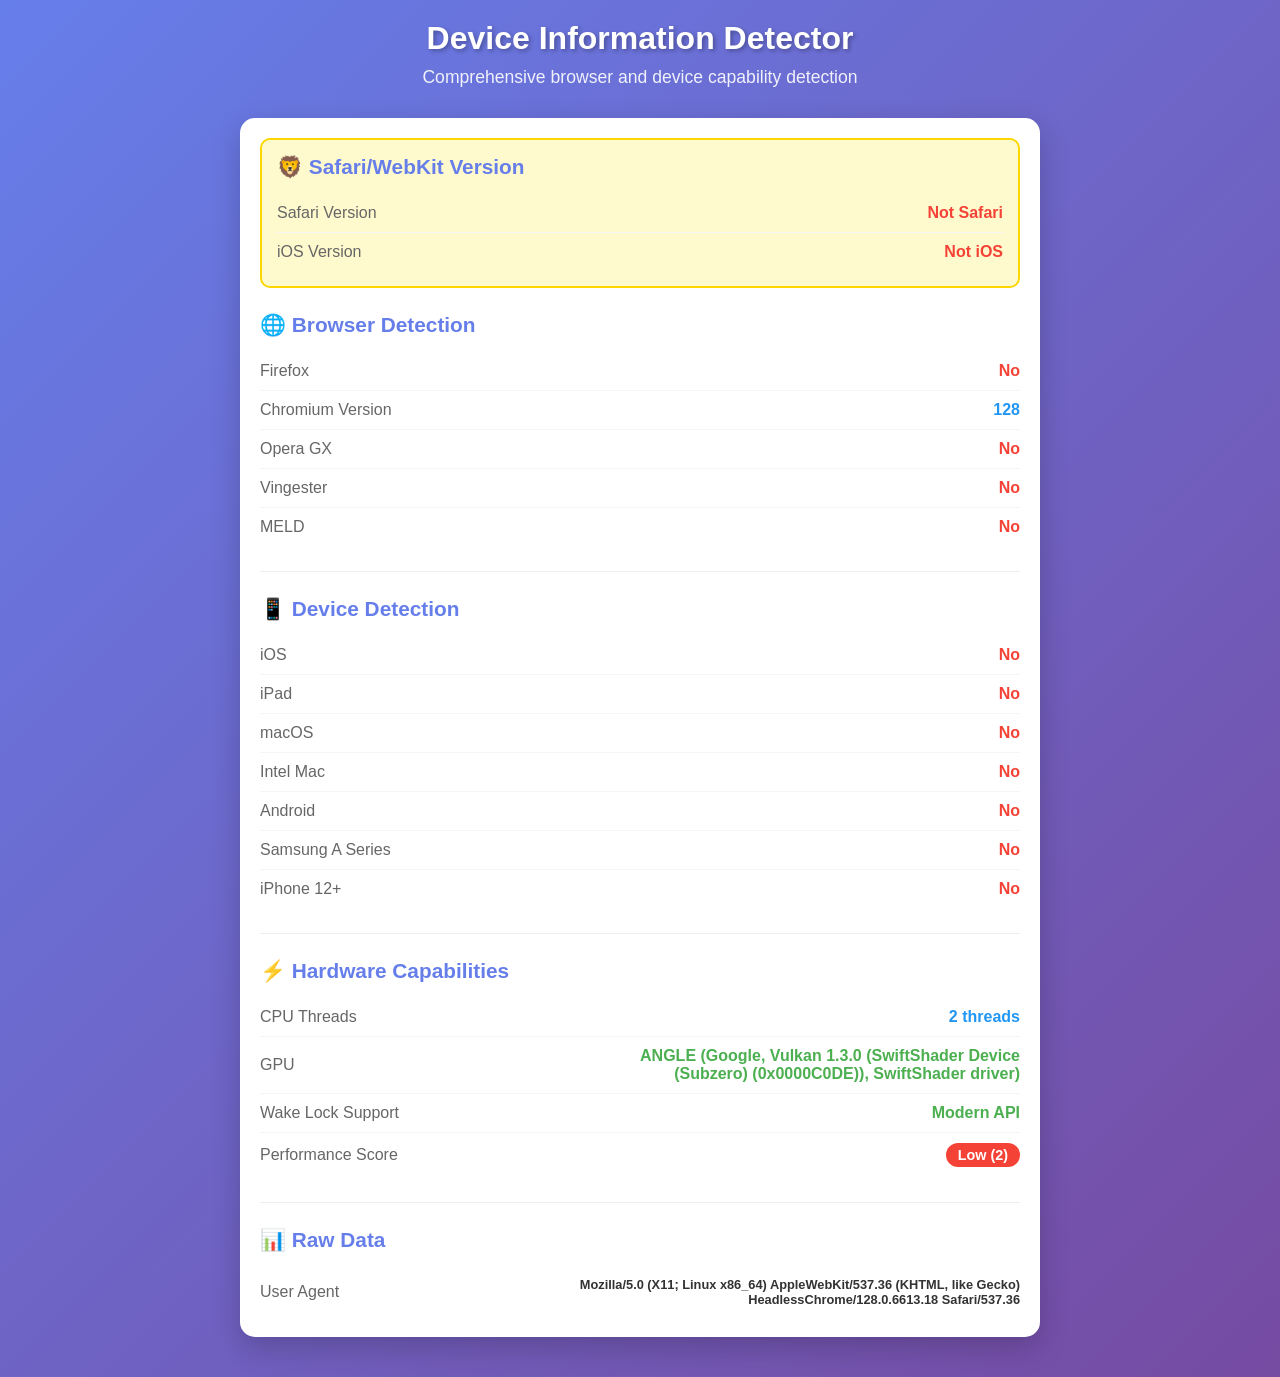
<file: browser.html>
<!DOCTYPE html>
<html lang="en">
<head>
    <meta charset="UTF-8">
    <meta name="viewport" content="width=device-width, initial-scale=1.0">
    <title>Device Information Detector</title>
    <style>
        * {
            margin: 0;
            padding: 0;
            box-sizing: border-box;
        }

        body {
            font-family: -apple-system, BlinkMacSystemFont, 'Segoe UI', Roboto, Helvetica, Arial, sans-serif;
            background: linear-gradient(135deg, #667eea 0%, #764ba2 100%);
            min-height: 100vh;
            padding: 20px;
            color: #333;
        }

        .container {
            max-width: 800px;
            margin: 0 auto;
        }

        .header {
            text-align: center;
            color: white;
            margin-bottom: 30px;
        }

        .header h1 {
            font-size: 2rem;
            margin-bottom: 10px;
            text-shadow: 2px 2px 4px rgba(0,0,0,0.3);
        }

        .header p {
            font-size: 1.1rem;
            opacity: 0.9;
        }

        .info-card {
            background: white;
            border-radius: 15px;
            padding: 20px;
            margin-bottom: 20px;
            box-shadow: 0 10px 30px rgba(0,0,0,0.2);
            transition: transform 0.3s ease;
        }

        .info-card:hover {
            transform: translateY(-2px);
            box-shadow: 0 15px 40px rgba(0,0,0,0.25);
        }

        .info-section {
            margin-bottom: 25px;
            padding-bottom: 25px;
            border-bottom: 1px solid #eee;
        }

        .info-section:last-child {
            margin-bottom: 0;
            padding-bottom: 0;
            border-bottom: none;
        }

        .section-title {
            font-size: 1.3rem;
            color: #667eea;
            margin-bottom: 15px;
            font-weight: 600;
        }

        .info-item {
            display: flex;
            justify-content: space-between;
            align-items: center;
            padding: 10px 0;
            border-bottom: 1px solid #f5f5f5;
        }

        .info-item:last-child {
            border-bottom: none;
        }

        .info-label {
            font-weight: 500;
            color: #666;
        }

        .info-value {
            font-weight: 600;
            color: #333;
            text-align: right;
            max-width: 60%;
            word-break: break-word;
        }

        .info-value.true {
            color: #4caf50;
        }

        .info-value.false {
            color: #f44336;
        }

        .info-value.number {
            color: #2196f3;
        }

        .performance-indicator {
            display: inline-block;
            padding: 4px 12px;
            border-radius: 20px;
            font-size: 0.9rem;
            font-weight: 600;
        }

        .performance-0 {
            background: #4caf50;
            color: white;
        }

        .performance-1 {
            background: #ff9800;
            color: white;
        }

        .performance-2 {
            background: #f44336;
            color: white;
        }

        .safari-highlight {
            background: #fffacd;
            padding: 15px;
            border-radius: 10px;
            border: 2px solid #ffd700;
        }

        @media (max-width: 600px) {
            .header h1 {
                font-size: 1.5rem;
            }

            .info-item {
                flex-direction: column;
                align-items: flex-start;
            }

            .info-value {
                max-width: 100%;
                text-align: left;
                margin-top: 5px;
            }
        }
    </style>
</head>
<body>
    <div class="container">
        <div class="header">
            <h1>Device Information Detector</h1>
            <p>Comprehensive browser and device capability detection</p>
        </div>

        <div class="info-card">
            <div class="info-section safari-highlight">
                <h2 class="section-title">🦁 Safari/WebKit Version</h2>
                <div class="info-item">
                    <span class="info-label">Safari Version</span>
                    <span class="info-value number" id="safari-version">Detecting...</span>
                </div>
                <div class="info-item">
                    <span class="info-label">iOS Version</span>
                    <span class="info-value number" id="ios-version">Detecting...</span>
                </div>
            </div>

            <div class="info-section">
                <h2 class="section-title">🌐 Browser Detection</h2>
                <div class="info-item">
                    <span class="info-label">Firefox</span>
                    <span class="info-value" id="firefox">Detecting...</span>
                </div>
                <div class="info-item">
                    <span class="info-label">Chromium Version</span>
                    <span class="info-value" id="chromium">Detecting...</span>
                </div>
                <div class="info-item">
                    <span class="info-label">Opera GX</span>
                    <span class="info-value" id="opera-gx">Detecting...</span>
                </div>
                <div class="info-item">
                    <span class="info-label">Vingester</span>
                    <span class="info-value" id="vingester">Detecting...</span>
                </div>
                <div class="info-item">
                    <span class="info-label">MELD</span>
                    <span class="info-value" id="meld">Detecting...</span>
                </div>
            </div>

            <div class="info-section">
                <h2 class="section-title">📱 Device Detection</h2>
                <div class="info-item">
                    <span class="info-label">iOS</span>
                    <span class="info-value" id="ios">Detecting...</span>
                </div>
                <div class="info-item">
                    <span class="info-label">iPad</span>
                    <span class="info-value" id="ipad">Detecting...</span>
                </div>
                <div class="info-item">
                    <span class="info-label">macOS</span>
                    <span class="info-value" id="macos">Detecting...</span>
                </div>
                <div class="info-item">
                    <span class="info-label">Intel Mac</span>
                    <span class="info-value" id="intel-mac">Detecting...</span>
                </div>
                <div class="info-item">
                    <span class="info-label">Android</span>
                    <span class="info-value" id="android">Detecting...</span>
                </div>
                <div class="info-item">
                    <span class="info-label">Samsung A Series</span>
                    <span class="info-value" id="samsung-a">Detecting...</span>
                </div>
                <div class="info-item">
                    <span class="info-label">iPhone 12+</span>
                    <span class="info-value" id="iphone12">Detecting...</span>
                </div>
            </div>

            <div class="info-section">
                <h2 class="section-title">⚡ Hardware Capabilities</h2>
                <div class="info-item">
                    <span class="info-label">CPU Threads</span>
                    <span class="info-value" id="cpu">Detecting...</span>
                </div>
                <div class="info-item">
                    <span class="info-label">GPU</span>
                    <span class="info-value" id="gpu">Detecting...</span>
                </div>
                <div class="info-item">
                    <span class="info-label">Wake Lock Support</span>
                    <span class="info-value" id="wake-lock">Detecting...</span>
                </div>
                <div class="info-item">
                    <span class="info-label">Performance Score</span>
                    <span class="info-value" id="performance">Detecting...</span>
                </div>
            </div>

            <div class="info-section">
                <h2 class="section-title">📊 Raw Data</h2>
                <div class="info-item">
                    <span class="info-label">User Agent</span>
                    <span class="info-value" id="user-agent" style="font-size: 0.8rem;">Detecting...</span>
                </div>
            </div>
        </div>
    </div>

    <script>
        // Stub for missing functions/objects
        function log(msg) { console.log(msg); }
        function errorlog(e) { console.error(e); }
        var session = { 
            quality_wb: 0, 
            quality_room: 0,
            mobile: false,
            audioCtx: null 
        };

        // Your original functions (preserved exactly)
        function detectCPUSupport() {
            let cpuThreads = navigator.hardwareConcurrency;
            if (cpuThreads) {
                return cpuThreads + " threads";
            }
            return false;
        }

        function detectGPUSupport() {
            try {
                const gl = document.createElement("canvas").getContext("webgl");

                if (!gl) {
                    return false;
                }

                if (!Firefox) {
                    try {
                        const debugInfo = gl.getExtension("WEBGL_debug_renderer_info"); // chrome
                        if (debugInfo) {
                            return gl.getParameter(debugInfo.UNMASKED_RENDERER_WEBGL);
                        }
                    } catch (e) {}
                }

                try {
                    return gl.getParameter(gl.RENDERER) || false; // firefox
                } catch (e) {}
            } catch (e) {}
            return false;
        }

        function isOperaGX() {
            return (!!window.opr && !!opr.addons) || !!window.opera || navigator.userAgent.indexOf(" OPR/75") >= 0;
        }

        function isSamsungASeries() {
            return navigator.userAgent.includes("; SM-A") || false;
        }

        function getChromiumVersion() {
            var raw = navigator.userAgent.match(/Chrom(e|ium)\/([0-9]+)\./);
            return raw ? parseInt(raw[2], 10) : false;
        }

        function getiOSVersion() {
            try {
                var agent = navigator.userAgent;
                var start = agent.indexOf("OS ");
                if ((agent.indexOf("iPhone") > -1 || agent.indexOf("iPad") > -1) && start > -1) {
                    return window.Number(agent.substr(start + 3, 3).replace("_", "."));
                }
                return 0;
            } catch (e) {
                return 0;
            }
            return 0;
        }

        function safariVersion() {
            var ver = 0;
            try {
                ver = navigator.appVersion.split("Version/");
                if (ver.length > 1) {
                    ver = ver[1].split(" Safari");
                }
                if (ver.length > 1) {
                    ver = ver[0].split(".");
                }
                if (ver.length > 1) {
                    ver = parseInt(ver[0]);
                } else {
                    ver = 0;
                }
            } catch (e) {
                return 0;
            }
            return ver;
        }

        function isIntelMac() {
            // Check if it's a Mac but not Apple Silicon
            if (macOS && navigator.userAgent.indexOf("Intel") >= 0) {
                return true;
            }
            return false;
        }

        function judgePerformance(){
            try {
                if (SafariVersion && SafariVersion >= 17 && (iOS || iPad)) { // iphone xr or newer
                    return 0;
                }
                
                const cores = typeof navigator.hardwareConcurrency === 'number' ? navigator.hardwareConcurrency : 0;
                
                if (isIntelMac()) {
                    if (cores < 6) { // yes. they are that bad.
                        return 2;
                    } else {
                        return 1;
                    }
                }
                
                if (session.mobile && (cores>=4)){ // assume hardware encoded acceleration
                    return 0;
                }
                
                if (!cores){
                    return 1;
                } else if (cores < 4 ){
                    return 2;
                } else if (cores>8){
                    return 0;
                }
                return 1
            } catch (e) {
                return 1; // 99% safe default
            }
        }

        const needsLegacyWakeLock = () => {
            try {
                if ('wakeLock' in navigator) {
                    if (Firefox) { // using your existing Firefox detection
                        return true;
                    }
                    if ((iOS || iPad) && SafariVersion < 16.4) { // using your existing iOS/iPad/SafariVersion detection
                        return true;
                    }
                    return false;
                }
            } catch(e){}
            
            return true; // No Wake Lock API, need legacy keep alive for mobile
        };

        // Your original detection code
        try {
            var iOS = !!navigator.platform && /iPad|iPhone|iPod/.test(navigator.platform); // used by main.js also
            var iPad = navigator.maxTouchPoints && navigator.maxTouchPoints > 2 && /MacIntel/.test(navigator.platform);

            var macOS = navigator.userAgent.indexOf("Mac OS X") != -1;
            macOS = macOS && !(iOS || iPad);
            var Firefox = navigator.userAgent.indexOf("Firefox") >= 0;
            if (Firefox) {
                Firefox = parseInt(navigator.userAgent.split("irefox/").pop()) || true;
            }
            var Android = navigator.userAgent.toLowerCase().indexOf("android") > -1; //&& ua.indexOf("mobile");
            var ChromiumVersion = getChromiumVersion();
            var OperaGx = isOperaGX();
            var SafariVersion = safariVersion() || getiOSVersion(); // I should rename this to webkit

            if (iOS || iPad) {
                // iOS doesn't yet allow actual browsers, cause it's abusing its duopoly.
                if (SafariVersion) {
                    if (Firefox) {
                        Firefox = false; //  I should rename this to gecko
                    }
                    if (ChromiumVersion) {
                        ChromiumVersion = false; // I should rename this to chromium
                    }
                }
            }
            var SamsungASeries = isSamsungASeries();
            var isVingester = navigator.userAgent.indexOf("Vingester") >= 0;

            var gpgpuSupport = detectGPUSupport(); // graphics ; not supported on ios
            log(gpgpuSupport);

            var cpuSupport = detectCPUSupport(); // thread count ; supported on ios
            log(cpuSupport);

            var iPhone12Up = false;
            
            var isMELD = false;
            if (typeof navigator!== 'undefined' && navigator.userAgent && navigator.userAgent.includes("Meld/")) {
                isMELD = true;
            }

            if (iOS && !iPad) {
                if (window.devicePixelRatio.toFixed(2) >= 3 && window.screen.height > 800 && window.screen.width != 414) {
                    // for reference, https://www.ios-resolution.com/
                    iPhone12Up = true; // iPhone SE is left out.
                }
            }
            
            // Detect mobile
            session.mobile = iOS || iPad || Android;
            
            session.quality_wb = judgePerformance(); // try to estimate what resolution to use for encoding when not in a room.
            
            if (session.quality_room < session.quality_wb){
                session.quality_room = session.quality_wb;
            }
            
        } catch (e) {
            errorlog(e);
        }

        // Display results
        function updateDisplay() {
            // Safari/iOS versions
            document.getElementById('safari-version').textContent = safariVersion() || 'Not Safari';
            document.getElementById('safari-version').className = 'info-value ' + (safariVersion() ? 'number' : 'false');
            
            document.getElementById('ios-version').textContent = getiOSVersion() || 'Not iOS';
            document.getElementById('ios-version').className = 'info-value ' + (getiOSVersion() ? 'number' : 'false');

            // Browser detection
            document.getElementById('firefox').textContent = Firefox || 'No';
            document.getElementById('firefox').className = 'info-value ' + (Firefox ? 'true' : 'false');
            
            document.getElementById('chromium').textContent = ChromiumVersion || 'No';
            document.getElementById('chromium').className = 'info-value ' + (ChromiumVersion ? 'number' : 'false');
            
            document.getElementById('opera-gx').textContent = OperaGx ? 'Yes' : 'No';
            document.getElementById('opera-gx').className = 'info-value ' + (OperaGx ? 'true' : 'false');
            
            document.getElementById('vingester').textContent = isVingester ? 'Yes' : 'No';
            document.getElementById('vingester').className = 'info-value ' + (isVingester ? 'true' : 'false');
            
            document.getElementById('meld').textContent = isMELD ? 'Yes' : 'No';
            document.getElementById('meld').className = 'info-value ' + (isMELD ? 'true' : 'false');

            // Device detection
            document.getElementById('ios').textContent = iOS ? 'Yes' : 'No';
            document.getElementById('ios').className = 'info-value ' + (iOS ? 'true' : 'false');
            
            document.getElementById('ipad').textContent = iPad ? 'Yes' : 'No';
            document.getElementById('ipad').className = 'info-value ' + (iPad ? 'true' : 'false');
            
            document.getElementById('macos').textContent = macOS ? 'Yes' : 'No';
            document.getElementById('macos').className = 'info-value ' + (macOS ? 'true' : 'false');
            
            document.getElementById('intel-mac').textContent = isIntelMac() ? 'Yes' : 'No';
            document.getElementById('intel-mac').className = 'info-value ' + (isIntelMac() ? 'true' : 'false');
            
            document.getElementById('android').textContent = Android ? 'Yes' : 'No';
            document.getElementById('android').className = 'info-value ' + (Android ? 'true' : 'false');
            
            document.getElementById('samsung-a').textContent = SamsungASeries ? 'Yes' : 'No';
            document.getElementById('samsung-a').className = 'info-value ' + (SamsungASeries ? 'true' : 'false');
            
            document.getElementById('iphone12').textContent = iPhone12Up ? 'Yes' : 'No';
            document.getElementById('iphone12').className = 'info-value ' + (iPhone12Up ? 'true' : 'false');

            // Hardware
            document.getElementById('cpu').textContent = cpuSupport || 'Not detected';
            document.getElementById('cpu').className = 'info-value ' + (cpuSupport ? 'number' : 'false');
            
            document.getElementById('gpu').textContent = gpgpuSupport || 'Not detected';
            document.getElementById('gpu').className = 'info-value ' + (gpgpuSupport ? 'true' : 'false');
            
            document.getElementById('wake-lock').textContent = needsLegacyWakeLock() ? 'Legacy needed' : 'Modern API';
            document.getElementById('wake-lock').className = 'info-value ' + (needsLegacyWakeLock() ? 'false' : 'true');
            
            // Performance
            const perfScore = session.quality_wb;
            const perfText = perfScore === 0 ? 'High' : perfScore === 1 ? 'Medium' : 'Low';
            document.getElementById('performance').innerHTML = `<span class="performance-indicator performance-${perfScore}">${perfText} (${perfScore})</span>`;
            
            // User agent
            document.getElementById('user-agent').textContent = navigator.userAgent;
        }

        // Run detection when page loads
        updateDisplay();
    </script>
</body>
</html>
</file>
<file: main.css>
:root {
	/* Discord Greys - Dark to Lighter */
	--discord-grey-0: #121212;
	--discord-grey-1: #1e1f22;
	--discord-grey-2: #232428;
	--discord-grey-3: #2c2c2d;
	--discord-grey-4: #2e3035;
	--discord-grey-5: #313338;
	--discord-grey-6: #383a40;
	--discord-grey-7: #404249; /* primary */
	--discord-grey-8: #5e6064;

	--discord-text: hsl( 210 calc(1 * 9.1%) 92% /1);

	--darktheme-red: rgb(161, 45, 45);
	--darktheme-blue: rgb(33, 69, 114);
	--darktheme-green: rgb(36, 88, 49);
	--darktheme-lightgreen: #008770;
	--darktheme-brown: rgb(76 58 41);
	--darktheme-yellow: rgb(84, 70, 9);
	
	/* Lightmode white - Darker to lighter */
	--lighttheme-1: #fff;
	--lighttheme-2: #f3f3f3;
	--lighttheme-3: #ddd;
	--lighttheme-4: #ccc; /* primary */
	--lighttheme-5: #bbb;
	--lighttheme-6: #aaa;
	--lighttheme-7: #7e7e7e;
	--lighttheme-8: #373737;
	--lighttheme-text: black;

	/* Director v2 - General colors */
	/* -- Links */
	--a-dark-link: #69aadc;
	--a-dark-visited: #69aadc;
	--a-dark-hover: #6da5dd;
	--a-dark-focus: #6da5dd;
	--a-dark-active: #3a80c6;

	--a-darker-link: #b9dff9;
	--a-darker-visited: #b9dff9;
	--a-darker-hover: #048ae8;
	--a-darker-focus: #d9e4eb;
	--a-darker-active: #d9e4eb;

	--a-lighter-link: #9ed0e1;
	--a-lighter-visited: #9ed0e1;
	--a-lighter-hover: #8acee4;
	--a-lighter-focus: #8acee4;
	--a-lighter-active: #89d5ee;

	--a-link: #144267;
	--a-visited: #144267;
	--a-hover: #38668c;
	--a-focus: #38668c;
	--a-active: #0165b5;

	/* -- Box colors */
	--director-box: rgb(165 119 18);
	--codirector-box: rgb(67 122 213);

	--director-dark-box: rgb(165 119 18);
	--codirector-dark-box: rgb(129 127 127);
	
	--widget-width: 25%;
	--rtl-or-ltr: left;
	
	/* Original colors */
	--background-color: #141926;
	--dark-background-color: #02050c;
	--container-color: #373737;
	--button-color: #2A2A2A;
	--blue-accent: #4a4c63;
	--red-accent: #553737;
	--light-grey: #ddd;
	--near-black: #02050c;
	--green-accent: #3f4f50;
	--olive-accent: #535D32;
	--regular-margin: 10px;
	--director-margin: 15px 20px 0 0;
	--fit-style: contain;
	--fadein-speed: 0;
	--fadeout-speed: 0;
	--video-margin: 0px;
	--video-rounded: 0px;
	--video-border: 0px;
	--video-border-color: #0000;
	--video-holder-color: #0000;
	--video-rounded: 0px;
	--button-radius: 2px;
	--myvideo-max-width: min(800px,100vw);
	--myvideo-width:unset;
	--myvideo-height:auto;
	--myvideo-background: #FFF1;
	--video-background-image: url("data:image/svg+xml,%3Csvg viewBox='-42 0 512 512.002' xmlns='http://www.w3.org/2000/svg'%3E%3Cpath d='m210.351562 246.632812c33.882813 0 63.222657-12.152343 87.195313-36.128906 23.972656-23.972656 36.125-53.304687 36.125-87.191406 0-33.875-12.152344-63.210938-36.128906-87.191406-23.976563-23.96875-53.3125-36.121094-87.191407-36.121094-33.886718 0-63.21875 12.152344-87.191406 36.125s-36.128906 53.308594-36.128906 87.1875c0 33.886719 12.15625 63.222656 36.132812 87.195312 23.976563 23.96875 53.3125 36.125 87.1875 36.125zm0 0'/%3E%3Cpath d='m426.128906 393.703125c-.691406-9.976563-2.089844-20.859375-4.148437-32.351563-2.078125-11.578124-4.753907-22.523437-7.957031-32.527343-3.308594-10.339844-7.808594-20.550781-13.371094-30.335938-5.773438-10.15625-12.554688-19-20.164063-26.277343-7.957031-7.613282-17.699219-13.734376-28.964843-18.199219-11.226563-4.441407-23.667969-6.691407-36.976563-6.691407-5.226563 0-10.28125 2.144532-20.042969 8.5-6.007812 3.917969-13.035156 8.449219-20.878906 13.460938-6.707031 4.273438-15.792969 8.277344-27.015625 11.902344-10.949219 3.542968-22.066406 5.339844-33.039063 5.339844-10.972656 0-22.085937-1.796876-33.046874-5.339844-11.210938-3.621094-20.296876-7.625-26.996094-11.898438-7.769532-4.964844-14.800782-9.496094-20.898438-13.46875-9.75-6.355468-14.808594-8.5-20.035156-8.5-13.3125 0-25.75 2.253906-36.972656 6.699219-11.257813 4.457031-21.003906 10.578125-28.96875 18.199219-7.605469 7.28125-14.390625 16.121094-20.15625 26.273437-5.558594 9.785157-10.058594 19.992188-13.371094 30.339844-3.199219 10.003906-5.875 20.945313-7.953125 32.523437-2.058594 11.476563-3.457031 22.363282-4.148437 32.363282-.679688 9.796875-1.023438 19.964844-1.023438 30.234375 0 26.726562 8.496094 48.363281 25.25 64.320312 16.546875 15.746094 38.441406 23.734375 65.066406 23.734375h246.53125c26.625 0 48.511719-7.984375 65.0625-23.734375 16.757813-15.945312 25.253906-37.585937 25.253906-64.324219-.003906-10.316406-.351562-20.492187-1.035156-30.242187zm0 0'/%3E%3C/svg%3E");
	--background-main-image: unset;
	--show-codirectors: inline-block;
	--full-screen-button: inherit;
	--color-mode: light;
	--video-background-image-size: auto 30%;
}

/* Changes color-mode based on what theme the browser states */
@media (prefers-color-scheme: dark) {
	:root {
		--color-mode: dark;
	}
}


* {
	padding: 0;
	margin: 0;
	box-sizing: border-box;
	border: 0;
}

::selection {
	background-color: #0447c888;
	color: #FFF;
}

button:hover,[role="button"]
:not(.column)
:not(.controlsGrid)
:not(#controlButtons)
:hover{
	filter: brightness(98%);
}

table {
	display: inline-block;
	padding:10px;
	margin:10px;
}

.drawingCanvas {
	position: absolute;
	top: 0;
	left: 0;
	width: 100%;
	height: 100%;
}
.buttonContainer {
	position: absolute;
	bottom: 0;
	left: 0;
	margin: 5px;
}
.buttonContainer button {
	margin: 5px 2px;
}
.buttonContainer button.pressed {
	background: #d64242;
	color: #fff;
}
.buttonContainer input[type="color"], #drawScreenColor {
	width: 36px;
	height: 28px;
	padding: 2px;
	margin: 0 4px;
	vertical-align: middle;
}

.promptModalLabel{
	cursor: pointer;
	font-weight: normal;
	font-size: 1.0em;
	display: block;
	margin: 17px 20px 15px 20px;
}

#bigPlayButton {
	margin: 0 auto;
	background-color: #0000;
	cursor: pointer;
	font-family: Cousine, monospace;
	font-size: 4em;
	line-height: 1.5em;
	letter-spacing: 0.0em;
	text-shadow: 0.05em 0.05em 0px rgba(0,0,0,1);
	width: 100%;
	height: 100vh;
	z-index: 1;
	vertical-align: top;
	text-align: center;
	top: 0;
	position: fixed;
	overflow-wrap: anywhere;
	padding:3%;
}

.playButton {
	border-radius: 50vh;
	width: min(30vw, 30vh);
	cursor: pointer;
	opacity: 100%;
	background-color: #bbb;
	background-image: url("data:image/svg+xml,%3C%3Fxml version='1.0' encoding='utf-8'%3F%3E%3Csvg version='1.1' id='Layer_1' xmlns='http://www.w3.org/2000/svg' xmlns:xlink='http://www.w3.org/1999/xlink' x='0px' y='0px' viewBox='0 0 122.88 122.88' style='enable-background:new 0 0 122.88 122.88' xml:space='preserve'%3E%3Cstyle type='text/css'%3E.st0%7Bfill-rule:evenodd;clip-rule:evenodd;%7D%3C/style%3E%3Cg%3E%3Cpath class='st0' d='M61.44,0c33.93,0,61.44,27.51,61.44,61.44s-27.51,61.44-61.44,61.44S0,95.37,0,61.44S27.51,0,61.44,0L61.44,0z M83.31,65.24c3.13-2.02,3.12-4.27,0-6.06L50.98,40.6c-2.55-1.6-5.21-0.66-5.14,2.67l0.1,37.55c0.22,3.61,2.28,4.6,5.32,2.93 L83.31,65.24L83.31,65.24z M61.44,12.48c27.04,0,48.96,21.92,48.96,48.96c0,27.04-21.92,48.96-48.96,48.96S12.48,88.48,12.48,61.44 C12.48,34.4,34.4,12.48,61.44,12.48L61.44,12.48z'/%3E%3C/g%3E%3C/svg%3E");
	display: inline-block;
	height: min(30vw, 30vh);
	background-repeat: no-repeat;
	border: #bbb 3vh solid;
	position: absolute;
}

#bigPlayButton>.playButton {
	width: min(50vw, 50vh);
	margin-top: 10vh;
	background-color: #646262;
	height: min(50vw, 50vh);
	border: #646262 7vh solid;
	position: unset;
	position: static;
}

#progressContainer {
    width: 100%;
    background-color: #ddd9;
	position: absolute;
	right: 0;
	bottom: 0;
}
#progressBar {
    width: 0%;
    height: 18px;
    background-color: #4CAF5099;
    text-align: left;
    color: black;
}

select#audioSource {
	max-height: 80px; /* Initial height */
	overflow-y: auto; /* Enable scrolling */
	transition: max-height 0.3s ease; /* Smooth transition for expanding and collapsing */
	width: 100%;
	margin-top: 7px;
	padding: 3px 4px;
	min-height: 24px; 
	user-select: none;
}
select#audioSource.expanded {
	max-height: none;
}
select#audioSource.expanded option {
    display: block;
}
select#audioSource option:checked {
    display: block;
	background-color: #1967D2!important;
    color: white;
}
select#audioSource option {
    display: none;
}
select#audioSource option:hover {
    background-color: #8dbdd4!important;
    color: black;
}
select#audioSource[size='1'] option {
    background-color: var(--lighttheme-1)!important;
	color:black;
}
.darktheme select#audioSource[size='1'] option {
    background-color: var(--light-grey)!important;
	color:black;
}
.paused {
	cursor: pointer;
}

tr {
	padding:4px;
}
th {
	padding:4px;
}

.popupSelector_constraints .preSelectbutton {
	display: inline-block;
	margin: 4px 0 4px 3px;
	padding: 2px 8px 1px 8px;
}
.advancedVideoSettings .preSelectButton {
	display: inline-block;
	margin: 0;
	padding: 4px;
	white-space: nowrap;
}
.meter {
	display: inline-block;
	width: 0px;
	height: 10px;
	background: green;
	transition: all 100ms linear;
}
.meter2 {
	display: inline-block;
	width: 0px;
	height: 10px;
	background: yellow;
	transition: all 50ms linear;
}
.meter3 {
	display: inline-block;
	width: 0px;
	height: 10px;
	background: red;
	transition: all 25ms linear;
}
.meter4 {
	display: inline-block;
	width: 2px;
	height: 10px;
	background: black;
	position:relative;
	float:left;
}
#mynetwork {
	width: 600px;
	height: 400px;
	border: 1px solid lightgray;
}

.rtl {
    direction: rtl;
    text-align: right;
}
.rtl input,
.rtl textarea {
    text-align: right;
}
[dir="rtl"] .keep-ltr {
    direction: ltr;
    text-align: left;
}
[dir="rtl"] .mirror-rtl {
    transform: scaleX(-1);
}

.email {
	unicode-bidi: bidi-override;
	direction: rtl!important;
	user-select: none;
}

a:link {
	color: var(--a-link);
}
a:visited {
	color: var(--a-visited);
}
a:hover {
	color: var(--a-hover);
}
a:focus {
	color: var(--a-focus);
}
a:active {
	color: var(--a-active);
}

a.soloLink:link {
	cursor: grab;
	font-size: 1.2em;
	font-weight: 700;
	padding: 4px 0 2px 0;
	border-radius: 5px;
	white-space: nowrap;
	overflow: hidden;
	text-overflow: ellipsis;
	color: #b4d7f6;
}
a.soloLink:visited{
	color: #b4d7f6;
}

/* Links */
a {
	text-decoration: none;
}
.darktheme a:link {
	color: var(--a-dark-link);
}
.darktheme a:visited {
	color: var(--a-dark-visited);
}
.darktheme a:hover {
	color: var(--a-dark-hover);
}
.darktheme a:focus {
	color: var(--a-dark-focus);
}
.darktheme a:active {
	color: var(--a-dark-active);
}

.directorContainer a:link {
	color: var(--a-lighter-link);
}
.directorContainer a:visited {
	color: var(--a-lighter-visited);
}
.directorContainer a:hover {
	color: var(--a-lighter-hover);
}
.directorContainer a:focus {
	color: var(--a-lighter-focus);
}
.directorContainer a:active {
	color: var(--a-lighter-active);
}

.infoblob a:link {
	color: var(--a-lighter-link);
}
.infoblob a:visited {
	color: var(--a-lighter-visited);
}
.infoblob a:hover {
	color: var(--a-lighter-hover);
}
.infoblob a:focus {
	color: var(--a-lighter-focus);
}
.infoblob a:active {
	color: var(--a-lighter-active);
}

.darktheme .infoblob a:link {
	color: var(--a-darker-link);
}
.darktheme .infoblob a:visited {
	color: var(--a-darker-visited);
}
.darktheme .infoblob a:hover {
	color: var(--a-darker-hover);
}
.darktheme .infoblob a:focus {
	color: var(--a-darker-focus);
}
.darktheme .infoblob a:active {
	color: var(--a-darker-active);
}

/* White theme styling */
body.whitetheme {
    background-color: #ffffff;
    color: #000000;
	--a-link: #075a9c;
	--a-visited: #075a9c;
	--a-hover: #034578;
	--a-focus: #034578;
	--a-active: #034578;
	--a-lighter-link: #075a9c;
	--a-lighter-visited: #075a9c;
	--a-lighter-hover: #034578;
	--a-lighter-focus: #034578;
	--a-lighter-active: #034578;
}
.whitetheme #head4 {
	color: black;
}
.whitetheme #reshare {
	color: #176b30 !important;
}
.whitetheme #miniPerformer button {
	color: #FFF;
}
.whitetheme .infoblob{
    color: #000000;
}
.whitetheme .infoblob h2 {
	color: inherit;
}
.whitetheme .infoblob h4 span {
	color: #765600 !important;
}
.whitetheme .infoblob i > a > span {
	color: #b42318 !important;
}
.whitetheme div#guestFeeds, .whitetheme #roomHeader .hideLinksClass{
	background-color: #eceef2;
	color: #222222;
}

.whitetheme .container-inner {
    background-color: #f8f8f8;
}

.whitetheme button {
    background-color: #f0f0f0;
    border: 1px solid #ddd;
    color: #000000;
}

.whitetheme button:hover {
    background-color: #e8e8e8;
}

.whitetheme .directorContainer,
.whitetheme .directorContainer.half {
    background-color: #f5f5f5;
}

.whitetheme .directorBlock {
	--blue-accent: #e8eef9;
	--green-accent: #e5f1ed;
	--olive-accent: #eef1dc;
	--red-accent: #f8e9e9;
	color: #222222;
}

.whitetheme .directorBlock .grabLinks {
	background-color: #ffffff !important;
}

.whitetheme .directorBlock button:hover {
	background-color: #3b3b3b;
}

.whitetheme .directorBlock h2,
.whitetheme .directorsgrid .vidcon > h2 {
	color: inherit;
}

.whitetheme #directorLinksButton,
.whitetheme #help_directors_room,
.whitetheme #roomnotes2 > span {
	color: #222222 !important;
}

.whitetheme #roomnotes2 span[style*="red"] {
	color: #b42318 !important;
}

.whitetheme #roomnotes2 {
	background-color: #f6f7f9;
}

.whitetheme #customizeLinks > a > div {
	color: #075a9c !important;
}

.whitetheme .card {
    background-color: #f5f5f5;
    box-shadow: 0 4px 8px rgba(0, 0, 0, 0.1);
}

.whitetheme #addPasswordBasic,
.whitetheme #avatarDiv,
.whitetheme #avatarDiv2,
.whitetheme #avatarDiv3,
.whitetheme #audioScreenShare1,
.whitetheme #audioMenu,
.whitetheme #audioMenu2,
.whitetheme #effectsDiv,
.whitetheme #effectsDiv2,
.whitetheme #effectsDiv3,
.whitetheme #grabDirectorSoloLinkParent,
.whitetheme #videoMenu,
.whitetheme #videoMenu2,
.whitetheme #videoMenu3,
.whitetheme #headphonesDiv,
.whitetheme #headphonesDiv2,
.whitetheme #headphonesDiv3,
.whitetheme #videoSettings,
.whitetheme #videoSettings2,
.whitetheme #popupSelector_user_settings,
.whitetheme .invite_setting_group {
    background-color: #ffffff;
    border: 1px solid #e0e0e0;
}

.whitetheme select {
    background-color: #ffffff;
    border: 1px solid #ddd;
    color: #000000;
}

.whitetheme input[type='text'],
.whitetheme input[type='password'] {
    background-color: #ffffff;
    border: 1px solid #ddd;
    color: #000000;
}

.whitetheme .directorsgrid .vidcon {
    background-color: #f8f8f8;
    border: 1px solid #e0e0e0;
	color: #222222;
}

.whitetheme #promptModal,
.whitetheme .customModelPopup,
.whitetheme .promptModal {
    background-color: #ffffff;
    color: #000000;
    box-shadow: 0 0 30px rgba(0, 0, 0, 0.15);
}

.whitetheme .cameraTip {
    background-color: #e8f4ff;
    border-left: 4px solid #50cef1;
    color: #000000;
}

.whitetheme #header {
    color: #000000;
	background-color: #f6f7f9 !important;
	border-bottom-color: #d9dde5;
}

.whitetheme #logoname,
.whitetheme #head2 {
	color: #222222 !important;
}

.whitetheme #head5,
.whitetheme #head6,
.whitetheme #head7,
.whitetheme #head8,
.whitetheme #head9 {
	color: #222222;
}

.whitetheme #copythisurl,
.whitetheme #copythisurl2,
.whitetheme #dirroomid,
.whitetheme #head1 > span,
.whitetheme #head3 i,
.whitetheme #head3a i,
.whitetheme #head9 i,
.whitetheme #meshDebugBtn,
.whitetheme #miniTaskBar i {
	color: #465365 !important;
}

.whitetheme #miniTaskBar {
	background-color: #f6f7f9;
}

.whitetheme .meshHealthyText {
	color: #176b30;
}

.whitetheme #popupSelector {
	background: #f6f7f9;
	color: #222222;
}

.whitetheme #popupSelector label {
	color: #222222;
}

.whitetheme input::placeholder,
.whitetheme textarea::placeholder {
	color: #596475 !important;
}

.whitetheme .screenshare-container,
.whitetheme .info-box h3,
.whitetheme .info-box ul,
.whitetheme .whep-share-inline-note {
	color: #333333;
}

.whitetheme #container-5 input[type="file"] + label,
.whitetheme input[type="file"]#fileselector4 + label {
	color: #111111;
}

.whitetheme #gencontent2 .grabLinks,
.whitetheme #gencontent2 .la-paperclip {
	color: #075a9c !important;
}

.whitetheme .modalBackdrop {
    background-color: rgba(255, 255, 255, 0.9);
}


input {
	border-radius: 4px;
	padding: 2px;
}

button.grey {
	padding: 10px;
	margin: 10px 0px;
	cursor: pointer;
	border-radius: 2px;
	background-color: var(--button-color);
	color: white;
}

button.hint {
	-webkit-box-shadow: inset 0px 0px 25px #0004;
	-moz-box-shadow: inset 0px 0px 25px #0004;
	box-shadow: inset 0px 0px 25px #0004;
}

#miniPerformer > video, #miniPerformer > canvas{
	width: 80px;
	height: 45px;
	margin: 5px;
	background-color: #464749 !important;
	background-size: 50%;
}

#popOutChat{
	cursor: pointer;
	text-align:right;
	color:#B3C7F9;
	margin: 0 5px;
	cursor: pointer;
	padding:3px;
	background-color: black;
    border-radius: 50%;
	border: solid #B3C7F9 1px;
}

#closeChat {
	cursor: pointer;
	text-align: right;
	color: #B3C7F9;
	margin: 0 5px;
	cursor: pointer;
	padding: 3px 8px;
	background-color: black;
	border-radius: 50%;
	border: solid #B3C7F9 1px;
}

/* Clicked buttons overwrite */
.red {
	background-color: #840000 !important;
}
.red:hover {
	background-color: #b30c0c !important;
}

.green {
	background-color: #64c04d !important;
}

.green:hover {
	background-color: #76c762 !important;
}

.blue {
	background-color: #161699 !important;
}

.blue:hover {
	background-color: #2727bb !important;
}

.brown {
	background-color: #8d6418 !important;
}

.brown:hover {
	background-color: #a06d10 !important;
}

/* ///////////////////// */

.orange {
	background-color: #673100 !important;
}

#meshcastMenu{
	display: inline-block;
	color: #e0dfdf;
}
#header {
	width: 100%;
	padding: 1px;
	color: #FFF;
	background-color: #0005;
}
#head1{
	display: inline-block;
	padding:1px;
	position: relative;
}
#head4{
	font-size: 68%;
	color: white;
}
#head9 {
	color: #b5e4ff;
    font-weight: 500;
    font-size: 120%;
}
#head5 {
	display: inline-block;
	text-decoration: none;
	color: white;
	text-align: right;
	margin-right: 10px;
	cursor: help;
	float: right;
	font-size: 90%;
	line-height: 100%;
	margin-top: 2px;
}
#head6 {
	display: inline-block;
	text-decoration: none;
	color: white;
	text-align: left;
	margin-left: 10px;
	pointer-events: none;
	font-weight: 700;
}

#head7 {
	display: inline-block;
	text-decoration: none;
	color: white;
	text-align: left;
	margin-left: 10px;
	pointer-events: none;
	font-weight: 700;
}
#overlayClockContainer{
	margin: 0 auto;
	background-color: #0000;
	color: white;
	font-family: Cousine, monospace;
	font-size: calc(6vh + 6vw / 2);
	letter-spacing: 0.0em;
	text-shadow: 0.05em 0.05em 0px rgb(0 0 0);
	z-index: 6;
	vertical-align: top;
	text-align: right;
	right:0;
	bottom: 0;
	position: fixed;
	overflow-wrap: anywhere;
	cursor: pointer;
	user-select: none;
}
#overlayClockContainer.top {
	top:0%;
	bottom:unset;
}
#overlayClockContainer.vmiddle {
	bottom: 48%;
	top:unset;
}
#overlayClockContainer.bottom {
	bottom: 0%;
	top:unset;
}
#overlayClockContainer.left {
	right:unset;
	left: 0;
}
#overlayClockContainer.hmiddle {
	right:45%;
	left:unset;
}
#overlayClockContainer.right {
	right:0;
	left:unset;
}

#overlayClock{
	padding:2px 20px;
	background-color: #0009;
}
#overlayClock video {
	width: calc(22vh + 22vw / 2);
	max-width: 100%;
	max-height: 25%;
}
#overlayClock:empty{
	display: none;
}
#overlayClockContainer2, #overlayPlaybackTimerContainer{
	margin: 0 auto;
	background-color: #0000;
	color: white;
	font-family: Cousine, monospace;
	font-size: calc(3vh + 3vw / 2);
	letter-spacing: 0.0em;
	text-shadow: 0.05em 0.05em 0px rgb(0 0 0);
	z-index: 6;
	vertical-align: top;
	text-align: right;
	position: fixed;
	right:0;
	bottom: 0;
	overflow-wrap: anywhere;
	cursor: pointer;
	user-select: none;
}
#overlayClockContainer2.top, #overlayPlaybackTimerContainer.top {
	top:0%;
	bottom:unset;
}
#overlayClockContainer2.vmiddle, #overlayPlaybackTimerContainer.vmiddle {
	bottom: 48%;
	top:unset;
}
#overlayClockContainer2.bottom, #overlayPlaybackTimerContainer.bottom {
	bottom: 0%;
	top:unset;
}
#overlayClockContainer2.left, #overlayPlaybackTimerContainer.left {
	right:unset;
	left: 0;
}
#overlayClockContainer2.hmiddle, #overlayPlaybackTimerContainer.hmiddle {
	right:45%;
	left:unset;
}
#overlayClockContainer2.right, #overlayPlaybackTimerContainer.right {
	right:0;
	left:unset;
}

#overlayClock2, #overlayPlaybackTimer{
	padding:0 5px;
	background-color: #0009;
}
#overlayClock2:empty, #overlayPlaybackTimer:empty{
	display: none;
}
#overlayPlaybackTimerContainer {
	pointer-events: none;
}
#stickyMsgs{
	margin: 0 auto;
	background-color: #0000;
	color: white;
	font-family: Cousine, monospace;
	font-size: 6vh;
	line-height: 8vh;
	letter-spacing: 0.0em;
	text-shadow: 0.05em 0.05em 0px rgba(0,0,0,1);
	width: 100%;
	z-index: 7;
	vertical-align: top;
	text-align: center;
	position: fixed;
	overflow-wrap: anywhere;
	padding:2% 3%;
}
.avatarSelection{
	vertical-align: top;
	margin: 10px 0;
	width: 130px;
	display: inline-block;
	margin: 0 1px;
	text-align: center;
	cursor: pointer;
}
.overlayCloseBtn{
    padding: 0;
    width: 16px;
    height: 16px;
    position: relative;
    bottom: 7px;
    padding: 18px 18px 20px 18px;
    font-size: 22px;
	margin-left: 20px;
}

#overlayMsgs{
	margin: 0 auto;
	background-color: #0000;
	color: white;
	font-family: Cousine, monospace;
	font-size: 6vh;
	line-height: 8vh;
	letter-spacing: 0.0em;
	text-shadow: 0.05em 0.05em 0px rgba(0,0,0,1);
	width: 100%;
	height: 100vh;
	z-index: 7;
	vertical-align: top;
	text-align: center;
	position: fixed;
	overflow-wrap: anywhere;
	padding:2% 3%;
	pointer-events: none
}
#overlayMsgs span{
	background-color: #000B;
	padding: 2px;
	margin: 0.5vh;
	text-align: center;
	width: 100%;
	pointer-events: none
}

#credits {
	position: fixed;
	bottom: 2px;
	right: 0;
	font-size: 80%;
	margin-right:31px;
}


#legal { 
	padding-right: 6px; 
	bottom: 3px; 
	position: relative;	
}
@media only screen and (max-width: 1023px){
	#credits {
		position: static;
		right: auto;
		bottom: auto;
		margin: 24px 0 16px;
		padding: 0 16px;
		text-align: center;
		width: 100%;
	}
	#legal {
		display:none;
	}
}

.footer {
	margin-top: 10px;
	color: #101020;
	font-size: 80%;
}

.footer>a {
	color: #101020;
}

.footer>a:visited {
	color: #101020;
}

body.darktheme .footer {
	color: #707a93;
}

body.darktheme .footer>a {
	color: #707a93;
}

body.darktheme .footer>a:hover {
	color: #769ade;
}

body.darktheme .footer>a:visited {
	color: #707a93;
}

.label {
	float: left;
	font-size: 1.2em;
	color: white;
	display: inline-block;
	position: absolute;
	bottom: 0;
	align-self: center;
	z-index: 1000;
	margin: 5% 20%;
	padding: 1%;
	background-color: black;
}

.advancedAudioSettings, .advancedVideoSettings {
	display: flex;
	max-height: 300px;
	overflow-y: auto;
	width: 100%;
	font-size: 14px;
}

.advancedVideoSettings {
	padding-bottom: 4px;
}

.advancedAudioSettings div {
	display: flex;
	width: 100%;
	align-items: center;
	gap: 4px;
}
.advancedAudioSettings div button {
	padding: 4px;
	height: 24px;
	margin: unset;
	flex: 1;
}

.advancedAudioSettings div select {
	width: 100%;
	border-radius: 4px;
	flex: 2;
	height: 24px;
	box-shadow: 1px 1px 3px rgba(0,0,0,0.75);
	font-size: 14px;
	padding: 0;
}

.advancedAudioSettings div select[data-chosen='false'], .advancedVideoSettings div select[data-chosen='false'] {
	border: 1px solid red;
}
.advancedAudioSettings div select[data-chosen='true'], .advancedVideoSettings div select[data-chosen='true'] {
	border: 1px solid green;
}

.advancedAudioSettings > div:nth-child(1) {
	flex-direction: column;
	align-items: flex-start;
	width: 100%;
	padding: unset;
}

.darktheme .advancedAudioSettings .settingsLabel, .darktheme .advancedVideoSettings .settingsLabel {
	color: var(--lighttheme-3);
}

.advancedAudioSettings .settingsLabel, .advancedVideoSettings .settingsLabel {
	display: block;
    color: #fff;
    font-family: system-ui,-apple-system,BlinkMacSystemFont,segoe ui,Roboto,Oxygen,Ubuntu,Cantarell,open sans,helvetica neue,sans-serif;
    font-size: 12px;
    margin-top: 15px;
    border-top: 3px solid #4f4c4c;
    width: calc(100% - 4px);
    padding: 5px 0;
}

.advancedVideoSettings > div:first-child {
	display: grid;
	grid-template-columns: minmax(0, 1fr) 68px auto auto;
	column-gap: 4px;
	align-items: center;
	width: 100%;
	min-width: 0;
	padding-right: 4px;
}

.advancedVideoSettings > div:first-child > .settingsLabel,
.advancedVideoSettings > div:first-child > .inputConstraint,
.advancedVideoSettings > div:first-child > div {
	grid-column: 1 / -1;
}

.advancedVideoSettings .settingsLabel {
	width: 100%;
	margin: 8px 0;
	overflow-wrap: anywhere;
}

.advancedVideoSettings .manualInput {
	width: 68px;
	margin: 0;
	padding: 4px;
}

.advancedVideoSettings label[for^="manual_"] {
	margin-left: 0 !important;
	justify-self: end;
}

.advancedVideoSettings input[type="checkbox"] {
	margin: 0;
	justify-self: start;
}

.advancedVideoSettings input.inputConstraint {
	margin: 4px 0 10px;
}

.advancedVideoSettings .settings-select-row {
	display: flex;
	width: 100%;
	align-items: center;
	gap: 4px;
	margin-bottom: 6px;
}

.advancedVideoSettings .settings-select-row > label {
	flex: 0 1 auto;
}

.advancedVideoSettings .settings-select-row > select {
	min-width: 0;
	width: 100%;
	flex: 2;
	border-radius: 4px;
	box-shadow: 1px 1px 3px rgba(0,0,0,0.75);
	font-size: 14px;
}

.advancedVideoSettings .settings-select-row > button {
	width: 100%;
	flex: 1;
	align-self: stretch;
	margin: unset;
}
.advancedAudioSettings label, .advancedVideoSettings label {
	color: #000;
}
.darktheme .advancedAudioSettings label, .darktheme .advancedVideoSettings label {
	color: #FFF;
}

.pressed.altpress, .altpress {
	background: #673100 !important;
	-webkit-box-shadow: inset 0px 0px 1px #b90000;
	-moz-box-shadow: inset 0px 0px 1px #b90000;
	box-shadow: inset 0px 0px 1px #b90000;
	outline: none;
	color: white;
}
.pressed.armed, .armed {
	background: #BF3F3F !important;
}
#mainmenu.row {
	text-align: center;
	margin-top: 20px;
	padding: 0 10px;
}
#mainmenu.row:after {
	content: "";
	display: table;
	clear: both;
}

hr {
	height: 2px;
	border-width: 0;
	color: gray;
	background-color: gray;
}

.vidcon {
	max-width: 100%;
	border: 0;
}

.tile {
	object-fit: var(--fit-style);
	width: 100%;
	height: 100%;
	overflow: hidden;
	border-radius: var(--video-rounded);
}

#gridlayout, #directorlayout {
	padding: 0;
	width: 100%;
	height: 100%;
	overflow: hidden;
	justify-items: stretch;
	border: 0;
	margin: 0;
}
#gridlayout{
	z-index:-1;
}
.directorsgrid {
	justify-items: normal;
	display: block ! important;
	overflow-y: auto !important;
}

.directorsgrid .vidcon video {
	margin: 0 5px;
	padding:0;
	width: 100%;
	max-height: 148px;
	height:unset;
	max-width: 260px;
	min-height: 80px;
}

.directorsgrid .vidcon {
	display: inline-block;
	width: 269.7px!important;
	background: var(--lighttheme-7);
	color: var(--lighttheme-text);
	vertical-align: top;
}

.directorsgrid .vidcon>.las {
	color: black;
	background: #999999;
	width: 90%;
}
#activeShares>div{
	font-weight: normal;
	font-size: 12px;
	margin: 10px 0 0 0;
}

.minimized {
	float: left;
	position: absolute;
	bottom: 0;
	height: 24px;
	overflow:hidden;
	box-shadow: inset -1px 1px white
}

.minimized:nth-child(1) {
	left:0px;
	z-index:10;
}
.minimized:nth-child(2) {
	left:max(100px, calc(10% - 260px));
	z-index:9;
}
.minimized:nth-child(3) {
	left:max(200px, calc(20% - 260px));
	z-index:8;
}
.minimized:nth-child(4) {
	left:max(250px, calc(30% - 260px));
	z-index:7;
}
.minimized:nth-child(5) {
	left:max(300px, calc(40% - 260px));
	z-index:6;
}
.minimized:nth-child(6) {
	left:max(463px, calc(50% - 260px));
	z-index:5;
}
.minimized:nth-child(7) {
	left:max(500px, calc(60% - 260px));
	z-index:4;
}
.minimized:nth-child(8) {
	left:max(650px, calc(70% - 260px));
	z-index:3;
}
.minimized:nth-child(9) {
	left:max(700px, calc(80% - 260px));
	z-index:2;
}
.minimized:nth-child(10) {
	left:max(850px, calc(90% - 260px));
	z-index:1;
}
.minimized:nth-child(11) {
	left:max(900px, calc(100% - 260px));
	z-index:0;
}
.battery {
	border: 3px solid #4192c5;
	width: 11px;
	height: 19px;
	border-radius: 4px;
	position: absolute;
	left: 27px;
	top: 3px;
	background-color: #FFF2;
	font-size: 1.5em;
	z-index: 2;
	cursor: help;
	display: block;
}

.battery-charging{
	margin: 0;
	left: -1px;
	padding: 0;
	position: absolute;
	font-size: 0.54em;
	display: none;
}

.battery[data-plugged="1"] {
	display: none;
}

.battery.warn {
	border: 3px solid #EFAF13;
	animation: blink-warn 2s infinite; 
}
.battery.alert {
	border: 3px solid #e81309;
	animation: blink-alert 1s infinite; 
}
.battery-level {
	background: #30b455;
	position: absolute;
	bottom: 0px;
	right: 0;
	left: 0;
	font-size: 0.7em;
	margin: 0;
	padding: 0;
}

.hasMedia > .battery {
	display: block;
}
.slotsbar {
	border-radius: 6px;
	margin: 3.8px 3.8px 0 3.8px;
	padding: 0 6px;
	box-shadow: 0 0 1px #111;
	cursor:grab;
	color: white;
	text-shadow: 0 0 1px black;
	text-align: center;
}
.slotsbar>button{
	margin: 0;
	padding: 0 10px;
}
.slotsbar:active {
	cursor:grabbing;
}
.slotsbar.slot-reserved {
	box-shadow: 0 0 0 2px rgba(255, 255, 255, 0.75), 0 0 1px #111;
}
.slotsbar .la-lock {
	pointer-events: none;
}
.slotsbar .la-lock:before,
.slot-reserved-choice .la-lock:before {
	content: "\f023";
}
.slot-reservation-option {
	border-top: 1px solid #bbb;
	margin-top: 12px;
	padding: 12px 8px 2px;
	text-align: left;
}
.slot-reservation-option label {
	cursor: pointer;
	display: block;
}
.slot-reservation-option small {
	display: block;
	margin: 5px 0 0 22px;
	overflow-wrap: anywhere;
}
.slot-reserved-choice {
	box-shadow: inset 0 0 0 2px rgba(255, 255, 255, 0.8);
}
[data-slot='0'] {
	background: linear-gradient(145deg, #dadada, #b8b8b8);
}
#slotpicker{
	box-shadow: 0 0 1px #908080;
	width: 180px;
	margin: 3px;
	background-color: white;
	text-shadow: 0px 0px 1px white;
	vertical-align: middle;
	align-content: center;
	text-align: center;
	position: absolute;
	z-index: 5;
	border-radius: 3px;
	border: 1px solid black;
	outline: 6px solid #444;
}
#slotPicker [data-slot]{
	margin: 2px;
	width: 50px;
	height: 34px;
	border-radius: 3px;
	display: inline-block;
	cursor: pointer;
	font-size:12px;
}
#alertModalMessage [data-slot]{
	margin: 2px;
	cursor: pointer;
	text-shadow: 0px 0px 10px white;
}
#alertModalMessage{
	display: block;
	max-height: 70vh;
	overflow-y: auto;
}
.alertModal--anchored{
	transform: none !important;
}
#alertModal.alertModal--anchored {
	max-width: calc(100vw - 32px);
	max-height: calc(100vh - 32px);
	overflow: auto;
	box-sizing: border-box;
}
.rem-con-count{
	position: absolute;
	left: 49px;
	top: 0px;
	color: white;
	background-color: #0006;
	font-size: 1em;
	z-index: 2;
	cursor: help;
	border-radius: 4px;
	padding: 1px 4px 1px 0px;
}
.signal-meter{
	width: 22px;
	height: 22px;
	position: absolute;
	left: 5px;
	top: 1px;
	background-color: #FFF2;
	font-size: 1.5em;
	z-index: 2;
	cursor: help;
}
.broadcast-status {
	position: absolute;
	left: 49px;
	top: 3px;
	font-size: 16px;
	z-index: 2;
	cursor: help;
	color: var(--lighttheme-text);
	text-shadow: 0 0 2px var(--lighttheme-1);
}
.darktheme .broadcast-status {
	color: var(--discord-text);
	text-shadow: 0 0 2px var(--discord-grey-0);
}
.broadcast-status:not(.hidden) ~ .rem-con-count {
	left: 70px;
}
.hasMedia > .signal-meter {
	display: block;
}
.signal-meter[data-cpu="0"]>.la-signal {
	display: block;
}
.signal-meter[data-cpu="0"]>.la-fire-alt {
	display: none;
}
.signal-meter[data-cpu="1"]>.la-signal {
	display: none;
}
.signal-meter[data-cpu="1"]>.la-fire-alt {
	display: block;
}
.signal-meter[data-cpu="1"] {
	display:block!important;
}
.signal-meter[data-level="0"] {
	color:#000F;
	display: none;
}
.signal-meter[data-level="1"] {
	color:#FF1B01;
}
.signal-meter[data-level="2"] {
	color:#FF8D01;
}
.signal-meter[data-level="3"] {
	color:#FFD201;
}
.signal-meter[data-level="4"] {
	color:#C6FF01;
}
.signal-meter[data-level="5"] {
	color:#00FF00;
}

.signal-meter > .la-exclamation-circle {
	display: none;
}
.signal-meter[data-whep="1"] {
	display: block;
	background: transparent;
}
.signal-meter[data-whep="1"] > .la-signal {
	display: none;
}
.signal-meter[data-whep="1"] > .la-exclamation-circle {
	display: block;
	width: 22px;
	height: 22px;
	font-size: 20px;
	line-height: 22px;
	text-align: center;
	border-radius: 50%;
	background: #111;
	color: #FFD201;
	opacity: 1;
}

.volume-control {
	height: 44px;
	position: absolute;
	left: 0px;
	bottom: 0px;
	font-size: 1.5em;
	z-index: 2;
	cursor: help;
	padding: 18px 5% !important;
	background: #555A;
	border-radius: 0 !important;
	margin: 0!important;
}

#mutespeakerbutton {
	position: relative;
}

.speaker-volume-panel {
	position: absolute;
	left: 50%;
	transform: translateX(-50%);
	bottom: 120%;
	display: flex;
	flex-direction: column;
	align-items: center;
	gap: 6px;
	padding: 10px 12px;
	border-radius: 12px;
	background: rgba(24, 32, 45, 0.94);
	box-shadow: 0 8px 22px rgba(0, 0, 0, 0.45);
	z-index: 30;
}

.speaker-volume-panel input[type=range] {
	-webkit-appearance: slider-vertical;
	writing-mode: bt-lr;
	height: 110px;
	width: 18px;
	cursor: pointer;
	padding: 0px;
}

.speaker-volume-value {
	color: #fff;
	font-size: 0.8em;
	font-weight: 600;
	letter-spacing: 0.02em;
}

.togglePreview{
	border-radius: 11px;
	background-color: #00000044;
	top: calc(19px + 2vh);
	right: 2vw;
	cursor: pointer;
	width: 22px;
	display: flex;
	margin: 5px;
	position: absolute;
	color: white;
	font-size: 22px;
	z-Index:35;
	height: 22px;
}
.togglePreview > .la-eye-slash{
	display: block;
}

.togglePreview > .la-eye{
	display: none;
}
.togglePreview.blinded > .la-eye-slash{
	display:none!important;
}
.togglePreview.blinded > .la-eye{
	display:block!important;
}
.rounded{
	border-radius: 5px;
}

.mirror{
	transform: scaleX(-1);
}

.notification {
	position: absolute;
	top: -4px;
	right: -4px;
	padding: 2px 0;
	border-radius: 50%;
	color: white;
	width: 11px;
	height: 11px;
	margin: 0;
}
.queueNotification {

	padding: 2px 0;
	border-radius: 50%;
	background: #335c3a;
	color: white;
	width: 23px;
	height: 23px;
	margin: 0;
}

/* Highlight the queue controls whenever guests are waiting */
#queuebutton.queueAttention {
	box-shadow: 0 0 0 2px rgba(255, 120, 120, 0.35);
	border-radius: 8px;
}

#queuebutton.queueAttention i {
	color: #ff7b7b;
}

.queueNotification.queueNotificationPulse {
	animation: queuePulse 1.6s ease-in-out infinite;
}

@keyframes queuePulse {
	0% {
		transform: scale(1);
		background: #335c3a;
	}
	50% {
		transform: scale(1.08);
		background: #ff7b7b;
	}
	100% {
		transform: scale(1);
		background: #335c3a;
	}
}

#joinRequestPanel {
	position: fixed;
	right: 10px;
	bottom: 58px;
	z-index: 90;
	width: min(360px, calc(100vw - 20px));
	background: rgba(14, 20, 30, 0.95);
	border: 1px solid rgba(180, 210, 255, 0.35);
	border-radius: 10px;
	box-shadow: 0 10px 30px rgba(0, 0, 0, 0.35);
	color: #fff;
}

.joinRequestHeader {
	display: flex;
	align-items: center;
	justify-content: space-between;
	padding: 10px;
	border-bottom: 1px solid rgba(180, 210, 255, 0.2);
}

.joinRequestHeader button {
	background: #2b3646;
	border: 1px solid rgba(180, 210, 255, 0.3);
	border-radius: 6px;
	color: #fff;
	padding: 4px 10px;
	cursor: pointer;
}

#joinRequestList {
	max-height: 40vh;
	overflow-y: auto;
	padding: 8px;
}

.joinRequestItem {
	display: flex;
	justify-content: space-between;
	align-items: center;
	gap: 8px;
	padding: 8px;
	margin-bottom: 8px;
	border-radius: 8px;
	background: rgba(255, 255, 255, 0.08);
}

.joinRequestMeta {
	display: flex;
	flex-direction: column;
	gap: 3px;
	font-size: 0.85em;
	word-break: break-word;
}

.joinRequestMeta span {
	opacity: 0.85;
}

.joinRequestActions {
	display: flex;
	gap: 6px;
}

.joinApproveBtn,
.joinDenyBtn {
	border: none;
	border-radius: 6px;
	padding: 6px 10px;
	color: #fff;
	cursor: pointer;
}

.joinApproveBtn {
	background: #2f8f4e;
}

.joinDenyBtn {
	background: #b53d3d;
}

.joinRequestEmpty {
	padding: 14px 8px;
	opacity: 0.8;
	font-size: 0.9em;
}

button.glyphicon-button:focus,
button.glyphicon-button:active:focus,
button.glyphicon-button.active:focus,
button.glyphicon-button.focus,
button.glyphicon-button:active.focus,
button.glyphicon-button.active.focus {
	outline: none !important;
}

.main {
	-webkit-tap-highlight-color: rgba(255, 255, 255, 0) !important;
	-webkit-tap-highlight-color: transparent !important;
	outline: 0px !important;
	height: 100%;
	animation: fadeIn 0.2s; 
	background-size: cover;
	background-image: var(--background-main-image);
	background-repeat: no-repeat;
	background-attachment: fixed;
	background-position: center;
	overflow-x: hidden;
	position: absolute;
	z-index: 0;
}

#controlButtons {
	display: flex;
	position: fixed;
	z-index: 995;
	padding: 0px 10px;
	bottom: 10px;
	padding: 0 10px;
	border: 0;
	min-height: 0; /* Must have a min-height or drag-drop doesn't work */
	pointer-events: none;
	width: 100%;
	justify-content: center;
	align-items: center;
	transform-origin: bottom; /* Keeps it at bottom even if scaled */
}
#controlButtons:empty {
	display: none;
}

.controlPositioning {
	display: flex;
	flex-direction: column;
	justify-content: center;
	position: relative;
	width: 100%;
	height: 100%;
	align-items: center;
}

.resizable-div {
  border: 1px solid #ccc;
  overflow: auto;
  position: relative;
}

#subControlButtons {
	display: flex;
	position: absolute;
	background-color: var(--discord-grey-0);
	box-shadow: 0px 0px 10px rgba(0,0,0,1);
	pointer-events: auto;
	border: #cccccc22 1px solid;
	border-radius: 10px;
	align-items: center;
	justify-content: center;
	flex-wrap: wrap;
	bottom: 0px;
	min-width: 230px;
	cursor: grab;
}

#subControlButtons:empty{
	display: none;
}

#subControlButtons div, #subControlButtons span button {
	display: flex;
	align-items: center;
	justify-content: center;
	background-color: var(--discord-grey-1);
	opacity: unset;
	border-radius: 8px;
	transition: border-radius 200ms ease-in-out;
	box-shadow: 1px 1px 3px rgba(0,0,0,0.75);
}

#subControlButtons div:hover {
	background-color: var(--discord-grey-3);
	border-radius: 4px;
}
button#press2talk{
	border: 0;
}
#press2talk:hover {
	box-shadow: inset 0px 0px 1px 1px #346324;
}
#press2talk[data-enabled="true"] {
	background: #1e0000;
	-webkit-box-shadow: inset 0px 0px 1px #b90000;
	-moz-box-shadow: inset 0px 0px 1px #b90000;
	outline: none;
}
/* Set for the notification button to use as offset */
#chatbutton {
	position: relative;
}

button.btnArmTransferRoom{
	width:auto;
	margin-left: 2px;
	height:38px;
	border-radius: 15px;
}
button.btnArmTransferRoom i{
	margin-right:3px;
}
button.btnArmTransferRoom:hover{
	background-color: var(--green-accent)!important;
}

button.btnArmTransferRoom.selected{
	background-color: #840000!important;
}

#container.vidcon {
	height: 100%;
}

.nocontrolbar #container.vidcon {
	height:100%!important;
}

.labelSmall {
	display: none;
}

@media only screen and (max-width: 640px){
	.labelSmall {
		display:inherit;
		padding:5px;
	}

	#guestTips{
		max-width: 100%;
		font-size: 90%;
	}

	.labelLarge {
		display:none!important;
	}

	.gobutton{
		width: 100vh;
		margin-left: 10px;
		margin-right: 10px;
		max-width: 87%;
	}

	.roomnotes{
		display:none!important;
	}

	#head5 {
		margin-right: 1px;
	}
}
@media only screen and (max-width: 480px){
	#guestTips{
		max-width: 100%;
		font-size: 80%;
	}
}

@media only screen and (max-height: 540px){
	#gridlayout>#container.vidcon {
		height:88%
	}
	#copythisurl {
		font-size:80%;
	}
}
@media only screen and (max-height: 500px){
	#gridlayout>#container.vidcon {
		height:87%
	}
}
@media only screen and (max-height: 400px){
	#logoname{
		display: none;
	}
	#head4{
		display: none;
	}
	#head2{
		display: none;
	}
	#gridlayout>#container.vidcon {
		height:85%
	}
}
@media only screen and (max-height: 300px){
	#gridlayout>#container.vidcon {
		height:81%
	}
	#head2 {
		display:none !important;
	}

}
@media only screen and (max-height: 240px){
	#gridlayout>#container.vidcon {
		height:78%
	}
}
@media only screen and (max-height: 190px){
	#gridlayout>#container.vidcon {
		height:75%
	}
}
@media only screen and (max-height: 160px){
	#gridlayout>#container.vidcon {
		height:70%
	}
}
@media only screen and (max-height: 120px){
	#gridlayout>#container.vidcon {
		height:70%
	}
}

#header:empty{
	display: none;
}

.la-sliders-h {
	cursor: pointer;
}

.icn-spinner {
	animation: spin-animation 3s infinite; 
	display: inline-block;
	z-index: 10;
}

#recordLocalbutton.la-spinner {
	animation: spin-animation 3s infinite; 
	display: inline-block;
}

.retry-spinner {
	border: 1vh solid #7f838666;
	border-top: 1vh solid #f0f0f066;
	border-radius: 50%;
	width: 10vh;
	height: 10vh;
	animation: spin-animation 3s infinite linear, fadeIn 5s; 
	margin: 44vh auto;
	cursor: help;
}
#retryimage{
	display: block;
	margin: auto;
	max-width: 100%;
	max-height: 100%;
	width: 100%;
	height: 100%;
	animation: fadeIn 2s; 
	object-fit: contain;
}
#retrymessage{
	display: block;
	margin: 80vh auto;
	animation: fadeIn 2s; 
	color: white;
	position: absolute;
	left: 0;
	top: 0;
	float: left;
	width: 100%;
	height: 100%;
	text-align: center;
	font-size: 2em;
}

html {
	border: 0;
	margin: 0;
	outline: 0;
}

body {
	-webkit-font-smoothing: antialiased;
	text-rendering: optimizeLegibility;
	color: var(--gray90);
	padding: 0 0px;
	height: 100%;
	width: 100%;
	background-color: var(--background-color);
	font-family: Helvetica, Arial, sans-serif;
	border: 0;
	margin: 0;
	opacity: 1;
	transition: opacity 0.1s linear;
	scrollbar-color:#666 #201c29;
	display:flex;
	flex-direction: column;
	position: fixed;
}
body.darktheme{
	background-color: var(--dark-background-color);
}

::-webkit-scrollbar {
	width: 15px;
	height: 15px;
}

::-webkit-scrollbar-track {
	-webkit-box-shadow: inset 0 0 13px rgb(0 0 0 / 50%);
	border-radius: 3px;
}

::-webkit-scrollbar-thumb {
	border-radius: 5px;
	-webkit-box-shadow: inset 0 0 16px rgb(150 150 150 / 100%);
	border: solid 3px transparent;
}

.previewWebcam {
	max-width: 640px;
	max-width: 83vw;
	height: 30vh;
	opacity:1;
	animation: fadeIn 0.2s;
}

#getPermissions{
	font-size: 110%;
	border: 3px solid #99A;
	cursor: pointer;
	background-color: #cce0ff;
	margin: 20px;
	padding: 10px 50px;
	text-align:center;
}

.gowebcam {
	font-size: 110%;
	border: 3px solid #ddd;
	background-color: #f0f0f0;
	color: black;
	cursor: pointer;
	margin: 20px;
	padding: 10px 50px;
}
.gowebcam:enabled {
	background-color: #26e726 !important;
	background: radial-gradient(#26e726, #2EeF2E);
	color: black!important;
	font-weight: bold !important;
	box-shadow: 0 0 31px 0px #244e1c44;
	animation: pulsate 2s ease-out infinite; 
}
#logoname {
	transition: opacity 0.2s ease-in-out;
}
#logoname:hover {
	opacity: 0.8;
}

#mainmenu {
	height: 100vh;
}
.mainmenuclass {
	display: inline-block;
	width: 100%;
}
.welcomeOverlay{
	object-fit: cover;
    width: 100%;
    height: 100%;
    display: block;
    position: absolute;
    left: 0;
    z-index: 500;
    top: 0;
	animation: fadeIn 0.1s;
	-webkit-animation: fadeIn  0.3s;
	-moz-animation: fadeIn  0.3s;
	-o-animation: fadeIn  0.3s;
	-ms-animation: fadeIn  0.3s;
	animation-iteration-count: 1;
}
div[data-action-type='toggle-group'] {
	padding: 0 10px;
}
.infoblob {
	color: white;
	width: 100%;
	padding: 20px;
	max-width: 1280px;
	text-align: var(--rtl-or-ltr);
}

.outer {
	position: relative;
	margin: auto;
	width: 70px;
	margin-top: 0px;
	cursor: pointer;
}

.close {
	position: absolute;
	right: 20px;
	top: 20px;
	cursor: pointer;
	display: none;
}
.testtonebutton{
	margin: 0 0 0 15px;
	padding: 0px 10px 0px 10px !important;
	font-size: 84%;
	border-radius: 5px!important;
	box-shadow: 10px 8px 32px -10px #8883;
}
.testtonebutton:hover{
	background-color: #DDD;
}
.testtonebutton:active{
	background-color: #AAA;
}

.highlight {
	background-color: #ddeeff;
}

#effectSelector{
	display: inline-block;
	padding:2px 0;
	min-height: 24px;
}

#passwordBasicInput{
	min-height: 24px;
}

/*https://css-tricks.com/styling-cross-browser-compatible-range-inputs-css/*/

input[type=range] {
	-webkit-appearance: none;
	margin: 18px 0;
	width: 100%;
	background-color: #0000;
}

input[type=range]:focus {
	outline: none;
}

input[type=range]::-webkit-slider-runnable-track {
	width: 100%;
	height: 8.4px;
	cursor: pointer;
	box-shadow: 1px 1px 1px #000,0 0 1px #0d0d0d;
	background: #3071a9;
	border-radius: 1.3px;
	border: .2px solid #010101
}

input[type=range]:focus::-webkit-slider-runnable-track {
	background: #367ebd
}

input[type=range]::-moz-range-track {
	width: 100%;
	height: 8.4px;
	cursor: pointer;
	box-shadow: 1px 1px 1px #000,0 0 1px #0d0d0d;
	background: #3071a9;
	border-radius: 1.3px;
	border: .2px solid #010101
}

input[type=range]::-ms-track {
	width: 100%;
	height: 8.4px;
	cursor: pointer;
	background: 0 0;
	border-color: transparent;
	border-width: 16px 0;
	color: transparent
}

input[type=range]::-webkit-slider-thumb {
	box-shadow: 1px 1px 1px #000,0 0 1px #0d0d0d;
	border: 1px solid #000;
	height: 24px;
	width: 24px;
	border-radius: 3px;
	cursor: pointer;
	-webkit-appearance: none;
	margin-top: -9px;
	background-color: var(--lighttheme-2);
}

input[type=range]::-moz-range-thumb {
	box-shadow: 1px 1px 1px #000,0 0 1px #0d0d0d;
	border: 1px solid #000;
	height: 24px;
	width: 24px;
	border-radius: 3px;
	cursor: pointer;
	background-color: var(--lighttheme-2);
}

input[type=range]::-ms-thumb {
	box-shadow: 1px 1px 1px #000,0 0 1px #0d0d0d;
	border: 1px solid #000;
	height: 24px;
	width: 24px;
	border-radius: 3px;
	cursor: pointer;
	background-color: var(--lighttheme-2);
}

input[type=range]::-ms-fill-lower {
	background: #2a6495;
	border: .2px solid #010101;
	border-radius: 2.6px;
	box-shadow: 1px 1px 1px #000,0 0 1px #0d0d0d;
}

input[type=range]::-ms-fill-upper {
	background: #3071a9;
	border: .2px solid #010101;
	border-radius: 2.6px;
	box-shadow: 1px 1px 1px #000,0 0 1px #0d0d0d;
}

input[type=range]:focus::-ms-fill-lower {
	background: #3071a9
}

input[type=range]:focus::-ms-fill-upper {
	background: #367ebd
}

input[type=range].inputConstraint {
	display: block;
	width: 100%;
	margin: 5px 0px 10px 0px;
}
/* ////// Icon resizing for mobile subControl bar ////// */

input[type=range].thinSlider {
	margin: 0;
	padding: 0;
	height: 10px;
	top: 5px;
	overflow: hidden;
	position: relative;
	display: flex;
}
.actionMessage {
	color: #000;
	margin: 3px;
	border-radius: 3px;
	background: #FFF;
	padding: 5px;
	text-align: left;
	margin: 10px 3px;
	border: 1px solid black;
}
.inMessage, .outMessage, .tipMessage {
    margin-bottom: 10px;
    padding: 5px;
    border-radius: 5px;
}
.inMessage {
    background-color: #e6e6e6;
}

.outMessage {
    background-color: #c5d3ff;
    text-align: right;
}

.tipMessage {
    background: linear-gradient(135deg, #ffd700 0%, #ffb700 100%);
    color: #1a1a1a;
    text-align: center;
    font-weight: 500;
    border: 1px solid #e6a800;
}

/* Tip banner - on-screen notification */
.tipBanner {
    position: fixed;
    top: 20px;
    left: 50%;
    transform: translateX(-50%) translateY(-100px);
    background: linear-gradient(135deg, rgba(255, 215, 0, 0.95) 0%, rgba(255, 183, 0, 0.95) 100%);
    color: #1a1a1a;
    padding: 15px 30px;
    border-radius: 10px;
    font-size: 1.4em;
    font-weight: 600;
    text-align: center;
    z-index: 99999;
    box-shadow: 0 4px 20px rgba(0, 0, 0, 0.3);
    border: 2px solid #e6a800;
    opacity: 0;
    transition: transform 0.4s ease-out, opacity 0.4s ease-out;
    pointer-events: none;
}

.tipBanner.tipBannerShow {
    transform: translateX(-50%) translateY(0);
    opacity: 1;
}

.tipBanner.tipBannerHide {
    transform: translateX(-50%) translateY(-20px);
    opacity: 0;
}

.tipBannerMessage {
    font-size: 0.75em;
    font-weight: 400;
    margin-top: 5px;
    font-style: italic;
}

#chatBody {
    flex-grow: 1;
    overflow-y: auto;
    padding: 10px;
    background-color: #4d4d4d;
    min-height: 50px;
	border-color: #6b6767;
	height: 300px;
}

#chatBody::-webkit-scrollbar {
	width: 0px;
	background: transparent; /* make scrollbar transparent */
}
.chat-input-area {
    display: flex;
    padding: 10px 10px 4px 10px;
	background-color: #2a2a2a;
}
.resizer {
    height: 5px;
    background: #2a2a2a;
    cursor: ns-resize;
    position: relative;
    overflow: hidden;
    cursor: ns-resize;
    user-select: none;
    -webkit-user-select: none;
    -moz-user-select: none;
    -ms-user-select: none;
}

.resizer::before {
    content: '';
    position: absolute;
    left: 50%;
    top: 50%;
    transform: translate(-50%, -50%);
    width: 30px;
    height: 2px;
    background: linear-gradient(to right, #666 20%, transparent 20%, transparent 40%, #666 40%, #666 60%, transparent 60%, transparent 80%, #666 80%);
}

.resizer:hover::before {
    background: linear-gradient(to right, #999 20%, transparent 20%, transparent 40%, #999 40%, #999 60%, transparent 60%, transparent 80%, #999 80%);
}
div#chatBody a {
	color: blue;
	text-decoration: underline;
	background-color: #c9c9c9;
	border: 2px solid black;
	padding: 2px 10px;
	border-radius: 6px;
	cursor: pointer;
}

#chatModule {
    position: fixed;
    bottom: 10px;
    right: 10px;
    width: 400px;
	max-width: 100%;
	min-width: 100px;
    background-color: #fff;
    border: 1px solid #4f4e4e;
    border-radius: 5px;
    display: flex;
    flex-direction: column;
    max-height: 100vh;
    z-index: 1000;
}
.chat-header {
    padding: 10px;
    background-color: #2a2a2a;
    display: flex;
    justify-content: space-between;
    align-items: center;
    cursor: move;
	color:white;
}

#chatInput {
    flex-grow: 1;
    margin-right: 5px;
}
.chatBarInputButton {
    width: 50px;
    margin: 0 5px;
}
#callerMenu {
	position: absolute;
    left: 0;
    bottom: 200px;
}
#callerMenu button {
	font-size: 300%;
}
.foregroundMedia {
	width: 100%;
	height: 100%;
	position: relative;
}
.section {
    display: block;
    padding: 20px 5px;
    margin: 20px auto;
    border-radius: 20px;
    border: 2px solid #6e6e6e;
    max-width: 680px;
}

@media only screen and (max-width: 500px) {
	#subControlButtons {
		position: unset;
		min-width: unset;
	}
	#subControlButtons > div {
		min-width: 40px;
		min-height: 40px;
		margin: 4px;
	}
	#SubControlButtons > div i {
		font-size: 28px;
	}
	#hangupbutton {
		margin-left: 15px;
	}
}

@media only screen and (max-height: 500px) {

	#subControlButtons > div {
		min-width: 40px;
		min-height: 40px;
		margin: 4px;
	}
	#SubControlButtons > div i {
		font-size: 28px;
	}
	#chatModule{
		margin-bottom: 50px;
	}
}

@media only screen and (max-width: 410px) {
	#subControlButtons > div {
		min-width: 35px;
		min-height: 35px;
		border-radius: 6px;
		margin: 3px;
	}
	#SubControlButtons > div i {
		font-size: 26px;
	}
	#hangupbutton {
		margin-left: 15px!important;
	}
}

@media only screen and (max-height: 410px) {
	#subControlButtons > div {
		min-width: 35px;
		min-height: 35px;
		border-radius: 6px;
		margin: 3px;
	}
	#SubControlButtons > div i {
		font-size: 26px;
	}
	#chatModule{
		margin-bottom: 40px;
	}

}

@media only screen and (max-width: 360px) {
	#subControlButtons > div {
		min-width: 30px;
		min-height: 30px;
		border-radius: 4px;
		margin: 3px;
	}
	#SubControlButtons > div i {
		font-size: 20px;
	}
	#hangupbutton {
		margin-left: unset;
	}
}

@media only screen and (max-height: 360px) {
	#subControlButtons > div {
		min-width: 30px;
		min-height: 30px;
		border-radius: 4px;
		margin: 3px;
	}
	#SubControlButtons > div i {
		font-size: 20px;
	}
	#chatModule {
		margin-bottom: 37px;
	}
}

@media only screen and (max-width: 320px) {
	#subControlButtons > div {
		min-width: 28px;
		min-height: 28px;
		border-radius: 4px;
		margin: 3px;
	}
	#SubControlButtons > div i {
		font-size: 18px;
	}
}

@media only screen and (max-width: 280px) {
	#subControlButtons > div {
		min-width: 25px;
		min-height: 25px;
		border-radius: 4px;
		margin: 3px;
	}
	#SubControlButtons > div i {
		font-size: 16px;
	}
}

/* //////////////////////////////////// */

@media only screen and (max-height: 650px) {
	body {
		font-size: 0.9em;
	}
	.gowebcam {
		padding: 5px;
		margin: 5px;
	}
	.infoblob {
		color: white;
		width: 100%;
		padding: 20px;
		max-width: 1280px;
	}
	#qrcode img {
		max-height: 150px;
	}
	.outer {
		width: 50px;
	}
	.close {
		top: 0px;
		right: 0px;
	}
}

@media only screen and (max-width: 1220px) {
	#fakeguest4{
		display: none!important;
	}
	#fakeguestinfo{
		display: none!important;
	}
}
@media only screen and (max-width: 933px) {
	#fakeguest3{
		display: none!important;
	}
}
@media only screen and (max-width: 700px) {
	#fakeguest2{
		display: none!important;
	}
	#chatModule {
		margin-bottom: 5px !important;
	}
}
@media only screen and (max-width: 292px) {
	#fakeguest1{
		display: none!important;
	}
}

@media screen and (max-width: 768px) {
	#popOutChat{
		display: none;
	}
}

@media only screen and (max-width: 650px) {

	.mainmenuclass {
		display: inline-block;
	}
	.outer {
		width: 50px;
	}
	.close {
		top: 0;
		right: 0;
	}
	select {
		font-size: 120%;
	}
	#reshare {
		max-width: 650px !important;
		font-size: 96% !important;
		width: 300px !important;
	}
	.fa-paperclip {
		display: none;
	}
	#copythisurl {
		color: #DDD;
		display: inline-block;
		font-size: 75% !important;
	}
	#logoname {
		font-size: 100%;
	}
	.column {
		float: none !important;
		padding: 15px 10px 1px 10px !important;
	}
	div.multiselect, .videoMenu, #videoSettings {
		max-width: 100% !important;
		min-width: 100% !important;
	}
	#addPasswordBasic, #headphonesDiv, #effectsDiv, #effectsDiv3, #headphonesDiv3  {
		max-width: 100% !important;
		min-width: 100% !important;
		overflow: hidden !important;
	}
	#outputSource {
		width: 100% !important;
	}
	#outputSource3 {
		width: 100% !important;
	}
	#audioSourceScreenshare, #videoSettings2 {
		max-width: 90% !important;
		min-width: 90% !important;
		overflow: hidden !important;
	}
	.popupSelector_constraints{
		margin:25px 15% 0 1%;
	}
	.mobileHide{
		display:none !important;
	}
	#effectSelector {
		max-width: 100%;
		width: 100%;
		margin: 4px 0 0 0;
	}
}

@media only screen and (max-height: 355px) {

	.popupSelector_constraints{
		margin:20px 12% 0 2%;
	}
}
#popupSelector_user_settings{
	margin-top: 10px;
}

.tooltip {
	position: relative;
	display: inline-block;
	border-bottom: 1px dotted black;
}
.tooltip .tooltiptext {
	visibility: hidden;
	width: 10em;
	background-color: #9d5050;
	color: #fff;
	text-align: center;
	border-radius: 10px;
	position: absolute;
	z-index: 1;
	top: -10px;
	font-family: "Lato", sans-serif;
}
.tooltip:hover .tooltiptext {
	visibility: visible;
}

#previewWebcam.miconly {
	display: none;
}

.notmain > .mainonly {
	display:none!important;
}

#audioSourceScreenshare {
	overflow: auto;
	resize: both;
	width: 100%;
}

#outputSourceScreenshare {
	width: 100%;
}
#outputSource {
	margin-top: 7px;
	padding:2px 0;
	min-height: 24px;
}
/* #audioSourceScreenshare {
	display: block;
	height: 60px;
	width: 100%;
	overflow: auto;
	padding: 5px;
	resize: both;
	border: solid 1px #AAA;
	border-radius: 4px;
} */

/* #headphonesDiv2{
	min-width: 350px;
	display: none;
	padding: 4px 10px 10px 10px;
	vertical-align: middle;
	margin: 10px 0;
	text-align: left;
} */
/* #audioScreenShare1 > i {
	display: inline-block;
}

#audioScreenShare1 > span {
	margin: 7px 0px;
	text-align: left;
	display: inline-block;
} */

h2 {
	color: white;
	-webkit-user-select: none;
	/* Safari */
	-moz-user-select: none;
	/* Firefox */
	-ms-user-select: none;
	/* IE10+/Edge */
	user-select: none;
	/* Standard */
}

.inner {
	width: inherit;
	text-align: center;
}

.labelclass {
	opacity: 0;
	font-size: 1.1em;
	line-height: 4em;
	text-transform: uppercase;
	transition: all .3s ease-in;
	cursor: pointer;
}

label {
	color: #000;
	-webkit-user-select: none; /* Safari */
	-ms-user-select: none; /* IE 10 and IE 11 */
	user-select: none;
}

.darktheme .inner:before,
.darktheme .inner:after {
	background: var(--discord-text);
}

.inner:before,
.inner:after {
	position: absolute;
	content: '';
	height: 7px;
	width: inherit;
	background: #000;
	left: 50%;
	font-weight: bold;
	transition: all .3s ease-in;
}

.inner:before {
	top: 50%;
	transform: translate(-50%, -50%) rotate(45deg);
}

.inner:after {
	top: 50%;
	transform: translate(-50%, -50%) rotate(-45deg);
}

.outer:hover .labelclass {
	opacity: 1;
}

.outer:hover .inner:before,
.outer:hover .inner:after {
	transform: translate(-50%, -50%) rotate(0);
}

.outer:hover .inner:before {
	top: 15%;
}

.outer:hover .inner:after {
	top: 85%;
}
.microphoneBackground{
	background-image: url("data:image/svg+xml,%0A%3Csvg xmlns='http://www.w3.org/2000/svg' viewBox='0 0 32 32'%3E%3Cpath d='M 13 4 C 11.90625 4 11 4.90625 11 6 L 11 18 C 11 19.09375 11.90625 20 13 20 L 19 20 C 20.09375 20 21 19.09375 21 18 L 21 6 C 21 4.90625 20.09375 4 19 4 Z M 13 6 L 19 6 L 19 18 L 13 18 Z M 7 14 L 7 18 C 7 21.300781 9.699219 24 13 24 L 15 24 L 15 26 L 11 26 L 11 28 L 21 28 L 21 26 L 17 26 L 17 24 L 19 24 C 22.300781 24 25 21.300781 25 18 L 25 14 L 23 14 L 23 18 C 23 20.21875 21.21875 22 19 22 L 13 22 C 10.78125 22 9 20.21875 9 18 L 9 14 Z'/%3E%3C/svg%3E")!important;
}

#dropButton{
	font-size: 2em;
	display: block;
	margin: 1.6% auto;
	background-color: #5555;
	border-radius: 30px;
	cursor: pointer;
	color: #636363;
	padding: 3px;
	width: 100px;
}
.fullcolumn {
	float: left;
	display: inline-block;
	margin: 0 auto;
	width: 100%;
	text-align: center;
}

/* .card {
	box-shadow: 0 4px 8px 0 rgba(0, 0, 0, .1);
	background-color: #ddd;
} */

.column {
	display: inline-block;
	margin: 1.8%;
	min-width: 300px;
	width: 20%;
	padding: 25px;
	height: 200px;
	text-align: center;
	font-size: 100%;
	transition: box-shadow 0.2s ease-in-out, transform 0.2s ease-in-out;
	border-radius: 12px;
	border: 1px solid rgba(0, 0, 0, 0.08);
	position: relative;
	transform: translateZ(0);
	backface-visibility: hidden;
}

.column:hover {
	box-shadow: 0 10px 20px 0 rgba(0, 0, 0, .15);
	border-color: rgba(0, 0, 0, 0.1);
}

.column:active {
	box-shadow: 0 5px 10px 0 rgba(0, 0, 0, .2);
}

.column>h2 {
	color: black;
}

#container-1.home-icon-fit:not(.skip-animation):not(.in-animation),
#container-2.home-icon-fit:not(.skip-animation):not(.in-animation),
#container-3.home-icon-fit:not(.skip-animation):not(.in-animation),
#container-4.home-icon-fit:not(.skip-animation):not(.in-animation) {
	background-position: 50% var(--home-icon-y);
	background-size: var(--home-icon-size);
}

.graphSection {
	display: flex;
	flex-direction: column;
	max-width: 50%;
	min-width: 0;
	gap: 5px;
}
.darktheme .graphSection > span {
	color: var(--discord-text)
}
.graphSection > span {
	display: block;
	font-size: 10px;
	min-height: 20px;
	min-width: 0;
}
.graphSection>span:last-child{
	margin-bottom: 0px;
}
span[data-action-type="stats-graphs-details-container"]>span{
	padding: 1px;
	display: block;
	overflow-wrap: break-word;
	word-break: break-word;
}

#empty-container {
	display: inline-block;
	width: 20%;
	min-width: 300px;
	padding: 28px;
	height: 200px;
	margin: 1.8%;
	text-align: center;
}
#container-1 {
	background-repeat: no-repeat;
	background-size: 80px;
	background-position: 50% 65%;
	background-image: url("data:image/svg+xml,%3Csvg xmlns='http://www.w3.org/2000/svg' width='342.728' height='325.878' viewBox='0 0 90.68 86.222' fill='none' stroke='%23000' stroke-width='5.6' stroke-linejoin='round' stroke-dashoffset='22.7149601' xmlns:v='https://vecta.io/nano'%3E%3Cpath d='M3.15 3.15h37.378v35.24H3.15zm47.002 0H87.53v35.24H50.152zM3.15 47.832h37.378v35.24H3.15zm47.002 0H87.53v35.24H50.152z'/%3E%3C/svg%3E");
}
#container-2 {
	background-repeat: no-repeat;
	background-size: 80px;
	background-position: 50% 67%;
	background-image: url("data:image/svg+xml,%3Csvg xmlns='http://www.w3.org/2000/svg' width='347.569' height='278.797' viewBox='0 0 91.961 73.765' fill='none' stroke='%23000' xmlns:v='https://vecta.io/nano'%3E%3Cpath d='M3.02 3.02h85.921v54.399H3.02z' stroke-width='6.04' stroke-linejoin='round' stroke-dashoffset='22.7149601'/%3E%3Cg stroke-width='6.3'%3E%3Cpath d='M35.607 70.527l21.839.071' stroke-linecap='round' paint-order='markers fill stroke'/%3E%3Cpath d='M46.404 73.517l.142-15.596' paint-order='markers fill stroke'/%3E%3C/g%3E%3C/svg%3E");
}
.mainScreenShareButton {
	padding: 18px;
    font-size: 120%;
    margin: 16px;
    animation: pulsate 2s ease-out infinite;
	background-color: #26e726 !important;
    background: radial-gradient(#26e726, #2EeF2E);
    box-shadow: 1px 1px 1px;
	color: black !important;
	background-color: #26e726 !important;
    background: radial-gradient(#26e726, #2EeF2E);
	font-weight: bold !important;
    box-shadow: 0 0 31px 0px #244e1c44;
    animation: pulsate 2s ease-out infinite;
}
.screenshare-container {
    max-width: 600px;
    margin: 0 auto;
    padding: 20px;
    color: #fff;
}

.screenshare-header {
    text-align: center;
    margin-bottom: 30px;
}

.screenshare-icon {
    width: 240px;
    height: 160px;
    margin: 0 auto 20px;
    display: block;
	box-shadow: 0 0 0 0 !important;
}

.select-screen-btn {
    background: #2a2a2a;
    color: #fff;
    border: 1px solid #666;
    padding: 12px 24px;
    border-radius: 6px;
    font-size: 16px;
    display: flex;
    align-items: center;
    justify-content: center;
    gap: 10px;
    width: 100%;
    margin-bottom: 15px;
    cursor: pointer;
    transition: background 0.2s;
}

.select-screen-btn:hover {
    background: #3a3a3a;
}

.quality-toggle {
    background: transparent;
    border: none;
    color: #999;
    cursor: pointer;
    padding: 5px;
    border-radius: 50%;
    transition: background 0.2s;
}

.quality-toggle:hover {
    background: rgba(255,255,255,0.1);
}

.audio-section {
    margin-top: 20px;
    padding: 15px;
    background: rgba(0,0,0,0.2);
    border-radius: 8px;
}

.info-box {
    margin-top: 20px;
    padding: 15px;
    background: rgba(255,255,255,0.05);
    border-radius: 8px;
    font-size: 14px;
	display: inline-block;
	text-align: left;
}

.info-box h3 {
    margin-top: 0;
    color: #ccc;
    font-size: 16px;
}

.info-box ul {
    margin: 10px 0;
    padding-left: 20px;
    color: #aaa;
}

.info-box li {
    margin: 8px 0;
}
.info-box li:empty {
    display:none;
}
.audio-device-list {
    margin-top: 15px;
    padding: 10px;
    background: rgba(0,0,0,0.2);
    border-radius: 6px;
}

.audio-device-item {
    padding: 5px 0;
    display: flex;
    align-items: center;
    gap: 10px;
}

.audio-device-item:hover {
    background: rgba(255,255,255,0.05);
    border-radius: 4px;
}

.audio-device-item label {
	margin-left: 8px;
	cursor: pointer;
}

.audio-select-btn {
	width: 100%;
	padding: 8px;
	margin: 10px 0;
	background: none;
	border: 1px solid currentColor;
	border-radius: 4px;
	cursor: pointer;
}

.audio-select-btn:hover {
	background: rgba(255, 255, 255, 0.1);
}

.error-message {
    margin-top: 10px;
    padding: 10px;
    background: rgba(255,0,0,0.1);
    border: 1px solid rgba(255,0,0,0.2);
    border-radius: 4px;
    color: #ff9999;
}

#container-3 {
	background-repeat: no-repeat;
	background-size: 90px;
	transition: background-image 0.3s ease-in-out;
	background-position: 50% 65%;
	background-image: url("data:image/svg+xml,%3Csvg xmlns='http://www.w3.org/2000/svg' width='347.184' height='187.007' viewBox='0 0 91.859 49.479' fill='none' stroke='%23000' stroke-width='5' stroke-linejoin='round' xmlns:v='https://vecta.io/nano'%3E%3Cpath d='M3.15 3.15h65.569v43.179H3.15z' stroke-dashoffset='22.7149601' paint-order='markers fill stroke'/%3E%3Cpath d='M68.919 28.837L88.709 44.73V7.148L69.019 22.341z'/%3E%3C/svg%3E");
}
#container-3a {
	background-repeat: no-repeat;
	background-size: 90px;
	transition: background-image 0.3s ease-in-out;
	background-position: 50% 65%;
}
#container-4 {
	background-repeat: no-repeat;
	background-size: 80px;
	background-position: 50% 65%;
	background-image: url("data:image/svg+xml,%3Csvg xmlns='http://www.w3.org/2000/svg' width='303.594' height='274.946' viewBox='0 0 80.326 72.746' fill='none' stroke='%23000' stroke-width='4.6' stroke-linejoin='round' stroke-dashoffset='6.01000023' xmlns:v='https://vecta.io/nano'%3E%3Cpath d='M2 51.27L78.326 2l-8.03 63.359-37.093-12.414z'/%3E%3Cpath d='M33.047 70.746l.157-17.802L78.326 2 33.203 52.944l10.314 3.39z'/%3E%3C/svg%3E");
}
#container-5 {
	background-repeat: no-repeat;
	background-size: 80px;
	background-position: 50% 65%;
	background-image: url([data-uri])
}
#container-5 .fileshare-panel {
	max-width: 680px;
	margin: 0 auto;
	text-align: center;
}
#container-5 .fileshare-intro {
	max-width: 520px;
	margin: 32px auto 12px;
	line-height: 1.4;
}
#container-5 .message-card {
	width: 600px;
	max-width: calc(100vw - 32px);
	box-sizing: border-box;
}
#container-5 .fileshare-warning {
	margin-top: 18px;
	margin-bottom: 0;
	text-align: left;
}
#container-5 .fileshare-transfer-option {
	display: flex;
	align-items: center;
	justify-content: center;
	flex-wrap: wrap;
	gap: 12px;
	max-width: 720px;
	margin: 56px auto 0;
	line-height: 1.4;
	border-radius: 0;
	box-shadow: none;
}
#container-5 .fileshare-transfer-option input[type="file"] + label {
	margin: 0;
}
#container-5 input[type="file"] {
  width: 0.1px;
  height: 0.1px;
  opacity: 0;
  position: absolute;
  z-index: -1;
}

#container-5 input[type="file"] + label {
  display: inline-block;
  padding: 12px 24px;
  background: var(--accent-color, #4a90e2);
  color: white;
  border-radius: 4px;
  cursor: pointer;
  margin: 1rem 0;
  font-weight: 500;
  transition: background 0.2s ease;
}

#container-5 input[type="file"] + label:hover {
  background: var(--accent-hover-color, #357abd);
}

@media (max-width: 600px) {
	#container-5 .fileshare-panel {
		box-sizing: border-box;
		padding: 0 16px 40px;
	}
	#container-5 .fileshare-intro {
		margin-top: 28px;
	}
	#container-5 input[type="file"] + label {
		max-width: 100%;
		box-sizing: border-box;
		text-align: center;
	}
	#container-5 .message-card {
		width: 100%;
		max-width: 100%;
		padding-right: 14px;
	}
	#container-5 .fileshare-transfer-option {
		flex-direction: column;
		gap: 10px;
		margin-top: 48px;
	}
}

 input[type="file"]#fileselector4 + label:hover {
  background: var(--accent-hover-color, #357abd);
}
input[type="file"]#fileselector4  {
  width: 0.1px;
  height: 0.1px;
  opacity: 0;
  position: absolute;
  z-index: -1;
}

input[type="file"]#fileselector4 + label {
  display: inline-block;
  padding: 12px 24px;
  background: var(--accent-color, #4a90e2);
  color: white;
  border-radius: 4px;
  cursor: pointer;
  margin: 1rem 0;
  font-weight: 500;
  transition: background 0.2s ease;
}


.file-manager,
#chatBody .file-transfer {
	--file-surface: var(--lighttheme-2);
	--file-inset: var(--lighttheme-1);
	--file-text: var(--lighttheme-8);
	--file-muted: #50545c;
	--file-border: var(--lighttheme-4);
	background: var(--file-surface);
	color: var(--file-text);
	border: 1px solid var(--file-border);
	box-sizing: border-box;
	line-height: 1.5;
}

.darktheme .file-manager,
.darktheme #chatBody .file-transfer {
	--file-surface: var(--discord-grey-2);
	--file-inset: var(--discord-grey-5);
	--file-text: var(--discord-text);
	--file-muted: #bbc0c8;
	--file-border: var(--discord-grey-8);
}

#activeShares > .file-manager {
	font-size: 14px;
}

.file-manager {
	max-width: 400px;
	border-radius: 8px;
	box-shadow: 0 2px 4px rgba(0, 0, 0, 0.15);
	padding: 16px;
	margin: 10px;
}

.file-manager.minimized {
	position: relative;
	float: none;
	bottom: auto;
	height: auto;
	min-height: 0;
	overflow: visible;
	padding: 12px;
}

#activeShares .file-manager.minimized .file-manager-header {
	margin-bottom: 0;
	padding-bottom: 0;
	border-bottom: 0;
}

.file-manager.minimized .file-list,
.file-manager.minimized .file-upload-zone {
    display: none;
}

#activeShares .file-list {
    max-height: 400px;
    overflow-y: auto;
}

#activeShares .header-controls {
    display: flex;
	flex-wrap: wrap;
    gap: 8px;
}

#activeShares .file-manager-header {
    display: flex;
	flex-wrap: wrap;
    justify-content: space-between;
    align-items: center;
    margin-bottom: 16px;
    padding-bottom: 8px;
    border-bottom: 1px solid var(--file-border);
	gap: 12px;
}

#activeShares .file-manager-header h3 {
	margin: 0;
	font-size: 16px;
}

#activeShares .file-upload-zone {
    border: 2px dashed #ccc;
    border-radius: 4px;
    padding: 20px;
    text-align: center;
    margin-bottom: 16px;
    cursor: pointer;
    transition: border-color 0.3s;
}

#activeShares .file-upload-zone:hover {
    border-color: #666;
}

#activeShares .file-list {
    max-height: 400px;
    overflow-y: auto;
}

#activeShares .file-item {
    display: grid;
	grid-template-columns: minmax(0, 1fr) auto;
    gap: 12px;
	align-items: start;
	padding: 12px 0;
	border-bottom: 1px solid var(--file-border);
}

#activeShares .file-info {
    display: flex;
    flex-direction: column;
	min-width: 0;
    gap: 4px;
}

#activeShares .file-name {
	font-weight: 600;
	overflow-wrap: anywhere;
	word-break: break-word;
}

#activeShares  .file-size {
    color: var(--file-muted);
    font-size: 0.9em;
}

#activeShares .download-info {
	display: grid;
	grid-template-columns: minmax(0, 1fr) auto;
	gap: 4px 8px;
	font-size: 13px;
	color: var(--file-muted);
	overflow-wrap: anywhere;
	word-break: break-word;
}

#activeShares .downloader-name,
#activeShares .file-progress {
	grid-column: 1 / -1;
}

#activeShares .file-size {
    color: var(--file-muted);
    font-size: 0.9em;
}

#activeShares .file-progress {
    position: relative;
	height: 6px;
	background: var(--file-border);
    border-radius: 2px;
    overflow: hidden;
    margin: 4px 0;
}

#activeShares .progress-bar {
    position: absolute;
    left: 0;
    top: 0;
    height: 100%;
    background: var(--darktheme-green);
    transition: width 0.3s;
}

#activeShares .progress-text {
	font-size: inherit;
	color: var(--file-muted);
}

.darktheme #activeShares .progress-bar {
	background: #75c886;
}

#activeShares .transfer-info {
    display: flex;
    flex-direction: column;
    gap: 4px;
}

#activeShares .no-files {
    text-align: center;
    color: var(--file-muted);
    padding: 20px;
}

#activeShares .transfer-item {
    background: var(--file-inset);
    padding: 8px;
    border-radius: 4px;
    margin-top: 4px;
}

#activeShares .transfer-speed {
	font-size: inherit;
	color: var(--file-muted);
	text-align: right;
}

#activeShares .button-primary {
    background: var(--darktheme-green);
    color: white;
}

#activeShares .button,
#chatBody .file-transfer button {
	padding: 6px 10px;
	min-height: 34px;
	margin: 0;
	border: 1px solid var(--file-border);
	border-radius: 4px;
	background: var(--file-inset);
	color: var(--file-text);
	cursor: pointer;
	font-size: 13px;
	line-height: 1.5;
}

#activeShares .button-primary {
    background: var(--darktheme-green);
    color: white;
}

#activeShares .button-secondary {
	background: var(--file-inset);
	color: var(--file-text);
}

#activeShares .button-danger {
    background: var(--darktheme-red);
    color: white;
}

#activeShares .button:hover,
#chatBody .file-transfer button:not(:disabled):hover {
	filter: brightness(1.08);
	box-shadow: none;
}

#chatBody .file-transfer {
	padding: 12px;
	font-size: 14px;
	overflow-wrap: anywhere;
	word-break: break-word;
}

#chatBody .file-transfer-name {
	display: block;
	margin: 8px 0;
	font-style: normal;
	font-weight: 600;
}

#chatBody .file-transfer-actions {
	display: flex;
	flex-wrap: wrap;
	align-items: center;
	gap: 8px;
	margin-top: 8px;
}

#chatBody .file-transfer button[data-button-type="download"]:not(:disabled) {
	background: var(--darktheme-blue);
	color: white;
}

#chatBody .file-transfer button:disabled {
	color: var(--file-muted);
	cursor: default;
	opacity: 1;
}

#chatBody .file-transfer > i:last-child {
	display: block;
	margin-top: 8px;
	font-style: normal;
	color: var(--file-muted);
}

#chatBody .file-transfer > i:last-child small {
	font-size: 12px;
}

@media (max-width: 420px) {
	#activeShares .file-item {
		grid-template-columns: minmax(0, 1fr);
	}
}

.controlVideoBox {
	position:relative;
}

.canvasStats{
	background-color: black;
	width: 100%;
	height: 50px;
	border-radius: 4px;
}
.audio-compressor-settings {
	width: 100%;
	margin: 8px 0;
	min-width: 0;
	overflow-wrap: break-word;
}
.audio-compressor-mode,
.advancedAudioSettings .audio-compressor-mode {
	display: flex;
	flex-wrap: wrap;
}
.audio-compressor-mode label {
	flex: 0 1 auto;
	min-width: 0;
	max-width: 100%;
	margin-right: 8px;
}
.audio-compressor-mode select,
.advancedAudioSettings .audio-compressor-mode select {
	flex: 1 1 120px;
	min-width: 0;
	max-width: 100%;
}
.audio-compressor-value {
	display: grid;
	grid-template-columns: minmax(0, 1fr) 75px;
	column-gap: 8px;
	align-items: center;
	margin: 4px 0;
}
.audio-compressor-value .manualInput {
	box-sizing: border-box;
	width: 100%;
	margin: 0;
}
.audio-compressor-open {
	flex: 0 0 auto;
	/* A gap keeps edge taps from landing on the mode menu. */
	margin-left: 8px;
	min-width: 36px;
	padding: 2px 8px;
	cursor: pointer;
}
.audio-compressor-open i {
	font-size: 1.3em;
	vertical-align: middle;
}
.audio-compressor-settings label {
	min-width: 0;
	margin: 0;
}
.audio-compressor-settings p {
	font-size: 0.85em;
	margin: 8px 0;
}
.audio-compressor-settings fieldset {
	border: 0;
	padding: 0;
	margin: 0;
	min-width: 0;
}
.audio-compressor-settings input[type="range"] {
	display: block;
	width: 100%;
	margin: 2px 0 5px;
}
.audio-compressor-settings fieldset:disabled {
	opacity: 0.5;
}
.audio-compressor-settings fieldset button {
	max-width: 100%;
	height: auto;
	white-space: normal;
}

#audioCompressorModal {
	position: fixed;
	width: 760px;
	/* Mobile browser bars can cover part of 100vh. */
	max-height: calc(100vh - 24px);
	max-height: calc(100dvh - 24px);
	--audio-graph-line: var(--a-link);
	--audio-graph-clip: #d33;
}
.darktheme #audioCompressorModal {
	--audio-graph-line: var(--a-dark-link);
	--audio-graph-clip: #ff6b6b;
}
#audioCompressorTitle {
	margin: 0 24px 16px 0;
}
.audio-compressor-graphs {
	display: grid;
	grid-template-columns: repeat(2, minmax(0, 1fr));
	gap: 20px;
}
.audio-compressor-graphs h4,
.audio-compressor-view {
	margin: 0 0 8px;
	min-height: 32px;
}
.audio-compressor-view {
	display: flex;
	justify-content: space-between;
	align-items: center;
	flex-wrap: wrap;
}
.audio-compressor-view select {
	max-width: 100%;
}
.audio-compressor-graphs canvas {
	display: block;
	width: 100%;
	height: 210px;
	color: inherit;
}
#audioCompressorCurve {
	/* Touches on a point are captured in script; elsewhere they scroll without double-tap zoom. */
	touch-action: manipulation;
}
.audio-compressor-graphs p {
	font-size: 0.85em;
	font-weight: normal;
	margin: 8px 0;
}
#audioCompressorStatus {
	min-height: 1.3em;
}
#audioCompressorControls fieldset {
	display: grid;
	grid-template-columns: repeat(2, minmax(0, 1fr));
	column-gap: 24px;
	row-gap: 8px;
}
#audioCompressorControls fieldset > button {
	grid-column: 1 / -1;
	justify-self: start;
}
@media (max-width: 600px) {
	.audio-compressor-graphs,
	#audioCompressorControls fieldset {
		grid-template-columns: minmax(0, 1fr);
	}
}
/* Finger-sized targets for touch screens. */
@media (pointer: coarse) {
	.audio-compressor-open {
		min-width: 44px;
		min-height: 40px;
	}
	#audioCompressorModal .modalClose {
		top: -10px;
		right: 0;
		min-width: 44px;
		line-height: 44px;
		text-align: center;
	}
	#audioCompressorTitle {
		margin-right: 40px;
	}
	#audioCompressorControls input[type="range"] {
		min-height: 36px;
	}
	#audioCompressorControls input[type="range"]::-webkit-slider-thumb {
		width: 24px;
		height: 24px;
		margin-top: -9px;
	}
	#audioCompressorControls input[type="range"]::-moz-range-thumb {
		width: 24px;
		height: 24px;
	}
}

.manualInput{
	width: 75px;
	display: inline-block;
	overflow: scroll;
	margin: 4px 0 4px 4px;
	padding: 1px 4px;
	color:black;
}

#add_screen {
	padding-bottom: 20px;
}
.soloButton{
	display: flex;
	flex-wrap: wrap;
	font-size: 0.7em;
}
.soloButton button {
	margin: 5px 0px 0px 0px;
	box-shadow: 1px 1px 3px rgba(0,0,0,0.75);
	background-color: #ecfaff;
	border-radius: 2px;
	width: 100%;
}

.lowerRaisedHand{
	margin: auto;
	margin-top: 5px;
	margin-left: 5px;
	margin-bottom: 5px;
	background-color: yellow!important;
	width: 100%;
	color:black!important;
}

.removeFromQueue{
	margin: auto;
	margin-top: 5px;
	margin-left: 5px;
	margin-bottom: 5px;
	background-color: #ff00b8!important;
	width: 100%
}

.float {
	opacity: 0.8;
	min-width: 45px;
	min-height: 45px;
	height: 100%;
	box-shadow: 1px 1px 3px rgba(0,0,0,0.75);
	color: #FFF;
	border-radius: 8px;
	text-align: center;
	margin: 5px;
	pointer-events: auto;
	outline:none;
	padding: 5px 5px;
}
#scenemutebutton.orange .la-broadcast-tower,
.scene-mute-state .la-broadcast-tower {
	color: #ffc65c;
}

#scenemutebutton.scene-mute-suspended {
	opacity: 0.5;
}

.video-mute-state.scene-mute-state {
	left: 2vh;
	right: auto;
	font-size: 0.8em;
	padding: 3px 6px;
}

#scenemutebutton span {
	display: inline-block;
	max-width: 80px;
	font-size: 0.8em;
	line-height: 1;
	vertical-align: middle;
}

.float2 {
	opacity: 0.8;
	min-width: 45px;
	min-height: 45px;
	height: 100%;
	background-color: #8888;
	box-shadow: 1px 1px 3px rgba(0,0,0,0.75);
	color: #FFF;
	border-radius: 38px;
	text-align: center;
	z-index: 10;
	margin: 5px;
	pointer-events: auto;
	outline:none;
	padding: 5px 5px;
}

.rotate225 {
	transform: rotate(135deg);
	position: relative;
	top: 1px;
}

.controlVideoBox video[data-rotated='90']{
	transform: rotate(90deg) translate(9px,-80px)  !important;
	height: 260px;
	width:80px;
}
.controlVideoBox video[data-rotated='180']{
	transform: rotate(180deg) !important;
}
.controlVideoBox video[data-rotated='270']{
	transform: rotate(270deg) translate(-9px,80px) !important;
	height: 260px;
	width:80px;
}

#previewWebcam.rotate{
	max-width: 30vh;
}
#previewWebcam.rotate{
	max-width: 30vh;
}

.myVideo {
	box-shadow: rgb(88, 88, 88) 0px 0px 5px 1px;
	width: var(--myvideo-width);
	max-width: 800px !important;
	max-height: 100% !important;
	height: var(--myvideo-height) !important;
	display: block !important;
	margin: auto auto !important;
	position: relative !important;
	top: 50% !important;
	background-color: var(--myvideo-background);
	object-fit: var(--fit-style);
	max-width: var(--myvideo-max-width) !important;
}
#calendarButton {
	cursor: pointer;
	z-index: 1;
	display: none;
}
#calendar a {
	display: block;
	margin:10px;
}
#translateButton {
	cursor: pointer;
	z-index: 1;
}
#helpButton {
	cursor: pointer;
	z-index: 1;
}
.controlsGrid button[data-action-type="solo-video"]>i{
	color: #b3b300;
}
iframe {
	z-index: 2;
}

#mutebutton.bigbutton {
	bottom: 100px;
	padding: 100px; 
	position: fixed;
	display: block;
	box-sizing: unset;
}
.bigbutton #mutetoggle {
	bottom: 20px;
	right: 0;
	top: unset;
}
.bigbutton .bigbuttontext {
	border-radius: 0;
	margin: 3px;
	display: block;
	font-size:200%;
}

@media only screen and (max-height: 600px) {
	.bigbutton {
		padding: 80px;
	}
}
@media only screen and (max-width: 600px) {
	.bigbutton {
		padding: 80px;
	}
}
@media only screen and (max-height: 500px) {
	.bigbutton {
		bottom: 80px;
		padding: 70px;
	}
}
@media only screen and (max-width: 500px) {
	.bigbutton {
		padding: 70px;
	}
}
@media only screen and (max-height: 400px) {
	.bigbutton {
		padding: 60px;
		bottom: 50px;
	}
}
@media only screen and (max-width: 300px) {
	.bigbutton {
		padding: 60px;
	}
}
@media only screen and (max-height: 300px) {
	.bigbutton {
		bottom: 40px;
		padding: 50px;
	}
}

@media only screen and (max-width: 390px) {
	#translateButton {
		display: none;
	}
	#helpButton {
		display: none;
	}
}

.popup .menu { margin: 2px; }

.toggleSize {
	font-size: 32px;
	color: white;
}

img {
	max-width: 100%;
}

/* In-animation, out-animation, and skip-animation are used for the card/buttons on the home page */
.in-animation {
	animation: inlightbox 0.5s forwards; /* @keyframes found in animations.css */
	position: fixed !important;
	margin: 0 !important;
	z-index: 20;
	border-radius: 0 !important;
}
.out-animation {
	animation: outlightbox .5s forwards; /* the @keyframes for this animation are dynamically created in lib.js */
	z-index: 20;
}

.skip-animation {
	position: fixed !important;
	margin: 0 !important;
	height: 100%;
	width: 100%;
	top: 0;
	left: 0;
	z-index: 20;
	border-radius: 0 !important;
}
.skip-animation .container-inner{
	display: block;
}


.pointer {
	cursor: pointer;
}
.modal {
	display: none;
	position: fixed;
	padding-top: 50px;
	left: 0;
	top: 0;
	width: 100%;
	height: 100%;
	background-color: rgb(0, 0, 0);
	background-color: rgba(0, 0, 0, 0.5);
}
.modal-content {
	position: relative;
	background-color: white;
	padding: 20px;
	margin: auto;
	max-width: 400px;
}
.close-btn {
	float: right;
	color: lightgray;
	font-size: 24px;
	font-weight: bold;
}
.close-btn:hover {
	color: darkgray;
}
#chattoggle{
	top: 0.5px;
	position: relative;
}

.la-phone {
	color: red;
	top:0.5;
}

#obsState {
	border:#888 solid 2px;
	padding:2px 5px;
	color: white;
	z-index:2;
	margin: 0 auto;
	background-color: #222D;
	display: inline-block;
	opacity: 0.8;
	border-radius: 4px;
	text-align: center;
	
    position: absolute;
    top: 0;
	left: 50%;
    transform: translateX(-50%);
	transform-origin: top center;
	
}
#obsState.larger {
	padding:2px 10px;
	font-size: 30px;
}

@media only screen and (max-height: 400px){
	#obsState {
		transform: translateX(-50%) scale(0.8);
	}
}
@media only screen and (max-height: 300px){
	#obsState {
		transform: translateX(-50%) scale(0.7);
	}
}
@media only screen and (max-width: 620px){
	#obsState {
		top:20px;
		transform: translateX(-50%) scale(0.7);
	}
}
@media only screen and (max-height: 200px){
	#obsState {
		transform: translateX(-50%) scale(0.6);
	}
}

@media only screen and (max-width: 400px){
	#obsState {
		top:30px;
		transform: translateX(-50%) scale(0.6);
		display:none!important;
		opacity:0;
	}
}
@media only screen and (max-width: 300px){
	#obsState {
		display:none!important;
		opacity:0;
	}
}

#obsState.noheader{
	top:0px;
}
.onair {
	box-shadow: inset 0 0 max(10vw, 10vh) green;
}

.ondeck {
	display: block !important;
	box-shadow: inset 0 0 max(10vw, 10vh) yellow;
	color: black!important;
}

.recording{
	box-shadow: inset 0 0 max(10vw, 10vh) red
}

.raisedHand{
	background-color: #DD1A !important;
}
#request_info_prompt{
	z-index: 20;
	color: white;
	font-size: 30px;
	font-size: 3.5vw;
	top: 0;
	align-self: center;
	margin: 25vh 0;
	position: absolute;
}

.holder {
	position: relative;
	width: 100%;
	height: 100%;
	max-width: 100%;
	max-height: 100%;
	object-fit: contain;
	overflow:hidden;
	display: flex;
	align-items: center;
	justify-content: center;
	margin: var(--video-margin);
	border-radius: var(--video-rounded);
	border-width: var(--video-border);
	border-color: var(--video-border-color);
	background-color: var(--video-holder-color);
	border-style: solid;
}

video {
	transition: opacity .25s ease-in-out;
	-moz-transition: opacity .25s ease-in-out;
	-webkit-transition: opacity .25s ease-in-out;
	pointer-events: auto;
	background-color: transparent;
	border: 0;
	margin: 0;
	user-select:none;
	-webkit-user-select: none; /* Chrome/Safari */
	-moz-user-select: none; /* Firefox */
	-ms-user-select: none; /* IE10+ */
	-webkit-tap-highlight-color:transparent;
	outline-style:none;
	border-style:solid;
	background-size: var(--video-background-image-size);
	background-repeat: no-repeat;
	background-position: center;
	background-image: var(--video-background-image);

}
video[data-speaking="0"] {
	transition: opacity .25s ease-in-out, background-size 0.5s ease;
}
video[data-speaking="1"] {
	background-image: var(--video-background-image-talking, var(--video-background-image));
	background-size: var(--video-background-image-size-talking, var(--video-background-image-size));
	transition: background-size 0.5s ease;
}
video[data-speaking="2"] {
	background-image: var(--video-background-image-screaming, var(--video-background-image));
	background-size: var(--video-background-image-size-screaming, var(--video-background-image-size));
	transition: background-size 0.5s ease;
}

.nogb { background-image: unset !important }

video::-webkit-media-controls-timeline {
	display: none;
}

video::-webkit-media-controls-fullscreen-button {
	display: var(--full-screen-button);
}

video::-webkit-media-controls-timeline-container {
	display: none;
}

audio::-webkit-media-controls-overlay-play-button, video::-webkit-media-controls-overlay-play-button {
	display: none;
}

audio::-webkit-media-controls-play-button, video::-webkit-media-controls-play-button {
	display: none;
}

video::-webkit-media-controls-toggle-closed-captions-button {
	display: none;
}

video.clean::-webkit-media-controls-current-time-display {
	display: inherit;
}

video.clean::-webkit-media-controls-time-remaining-display {
	display: inherit;
}

video.clean::-webkit-media-controls-timeline {
	display: inherit;
}

video.clean::-webkit-media-controls-timeline-container {
	display: inherit;
}

audio.fileshare::-webkit-media-controls-overlay-play-button, video.fileshare::-webkit-media-controls-overlay-play-button {
	display: inherit;
}

audio.fileshare::-webkit-media-controls-play-button, video.fileshare::-webkit-media-controls-play-button {
	display: inherit;
}

video::-webkit-media-controls-panel {
	background-color: #0000;
}

#main.forcecontrols video::-webkit-media-controls-panel {
	opacity: 1 !important;
    visibility: visible !important;
	display: flex !important;
}

.mirrorControl::-webkit-media-controls-enclosure {
	padding: 0px;
	height: 30px;
	transform: scaleX(-1);
	-webkit-transform: scaleX(-1);
}
.popup-screen {
	text-align: center;
	position: absolute;
	display: none;
	top:0;
	left: 0;
	z-index: 7 !important;
	padding: 20px;
	margin:15px 15px 80px 15px;
	width: 80vh !important;
	height: 80vh !important;
	background-color: #ccc !important;
	border: solid 1px #dfdfdf !important;
	box-shadow: 1px 1px 2px #cfcfcf !important;
}
.context-menu {
	display: none;
	position: absolute;
	z-index: 996 !important;
	padding: 12px 0 !important;
	width: 240px !important;
	background-color: #fff !important;
	border: solid 1px #dfdfdf !important;
	box-shadow: 1px 1px 2px #cfcfcf !important;
}

.darktheme .popup-message {
	background-color: var(--discord-grey-1);
	border-color: var(--discord-grey-3);
	color: var(--discord-text);
	box-shadow: 1px 1px 3px black;
}

.popup-message {
	display: none;
	text-align: center;
	position: absolute;
	z-index: 35;
	padding: 5px;
	border-radius: 4px;
	min-width: 180px;
	background-color: #fff;
	border: solid 1px #dfdfdf;
	box-shadow: 1px 1px 2px #cfcfcf;
}

.darktheme .popup-message ul {
	list-style: url([data-uri]);
}

.popup-message ul {
	list-style: url('[data-uri]');
	margin-left: 14px;
	padding: 5px;
}

.popup-message li {
	text-align: left;
	padding-left: unset;
	line-height: unset;
	margin: 0 0 0 18px;
}

.context-menu--active {
	display: block !important;
}
.context-menu__items {
	list-style: none !important;
	margin: 0;
	padding: 0;
}
.context-menu__item {
	display: block;
	margin-bottom: 4px !important;
}
.context-menu__item:last-child {
	margin-bottom: 0 !important;
}
.context-menu__link {
	display: block;
	padding: 4px 12px;
	color: #0066aa !important;
	text-decoration: none;
}
.context-menu__link:hover {
	color: #fff !important;
	background-color: #0066aa !important;
}
.context-menu__tip {
	margin-left: 15px;
	color: #777;
	margin-top: 10px;
	padding-top: 10px;
	position: relative;
	top: 7px;
}
#bufferSliderValue{
	margin-left:10px;
}
.context-menu__link:hover > #bufferSliderValue {
	color: #fff;
}

/* Submenu support for context menu */
.context-menu__item--has-submenu {
	position: relative;
}
.context-menu__item--has-submenu > .context-menu__link::after {
	content: '\276F';
	float: right;
	margin-left: 10px;
	font-size: 0.8em;
}
.context-menu__submenu {
	display: none;
	position: absolute;
	left: 100%;
	top: 0;
	z-index: 997 !important;
	padding: 12px 0 !important;
	width: 200px !important;
	background-color: #fff !important;
	border: solid 1px #dfdfdf !important;
	box-shadow: 1px 1px 2px #cfcfcf !important;
	list-style: none !important;
	margin: 0;
}
.context-menu__item--has-submenu:hover > .context-menu__submenu {
	display: block;
}
.context-menu__submenu--left {
	left: auto;
	right: 100%;
}

/* Dark theme for context menu and submenus */
.darktheme .context-menu {
	background-color: var(--discord-grey-1) !important;
	border-color: var(--discord-grey-3) !important;
	box-shadow: 1px 1px 3px black !important;
}
.darktheme .context-menu__link {
	color: var(--discord-text) !important;
}
.darktheme .context-menu__link:hover {
	background-color: var(--discord-grey-3) !important;
}
.darktheme .context-menu__submenu {
	background-color: var(--discord-grey-1) !important;
	border-color: var(--discord-grey-3) !important;
	box-shadow: 1px 1px 3px black !important;
}

.selectedContentEffectsImage{
	box-shadow: 0 0 10px #2c3554;
	outline: 2px solid black;
}

.multiselect .multiselect-trigger:hover {
	cursor: pointer;
	cursor: hand;
	text-decoration: none;
}
/* .multiselect .multiselect-trigger.open {
	border-bottom: 0;
	border-bottom-left-radius: 0;
	border-bottom-right-radius: 0;
}
.multiselect .multiselect-trigger.closed {
	border-bottom: 1px solid #ccc;
	border-bottom-left-radius: 4px;
	border-bottom-right-radius: 4px;
} */

span[data-resolution]:hover, span[data-bitrate]:hover {
	color:lightblue;
	text-decoration: underline;
}
.gear_microphone{
	user-select: none;
	float: right;
	height: 0;
	padding: 0;
	top: 6px;
	position: relative;
}
.gear_microphone.gearflat{
	top: -1px;
}
.gear_microphone>input{
	top: 1px;
	position: relative;
}
#micStereoMonoInput3{
	width: 10px;
	height: 11px;
}
#headphonesDiv3 {
	text-align: left;
	margin: 17px 0 0 0;
	width: 463px;
	padding: 10px 10px;
	vertical-align: middle;
}
#headphonesDiv {
	width: 463px;
	padding: 4px;
}
.selected {
	border: solid 3px black;
	padding: 4px;
}
#audioMenu {
	margin: 15px 0 0 0;
}

#minipreview > #videosource {
	height:auto!important;
	width:auto!important;
	max-height:100%!important;
	max-width:100%!important;
	border-radius: 0!important;
}

#videoSource3 {
	width: calc(100% - 50px);
}

#videoSourceSelect {
	padding:2px 0;
	min-height: 24px;
}
#gear_webcam{
	cursor: pointer;
	display: inline-block;
	padding: 0 0 0 3px;
}
.gone {
	position:absolute;
	top: -150px;
}
.grabLinks {
	display: inline-flex;
	cursor: grab;
	font-weight: bold;
	font-size: 1em;
	padding: 10px;
	margin: 5px 0;
	word-break: break-all;
}
.grabLinks a:hover {
	color: black !important;
}
.grabLinks a:active {
	color: black !important;
}
.grabLinks a:link {
	color: black !important;
}

.hidden {
	display: none !important;
	visibility: hidden;
	width: 0px;
	height: 0px;
	opacity: 0;
}
.hide-effects-controls #effectsDiv,
.hide-effects-controls #effectsDiv3 {
	display: none !important;
}

.hidden2 {
	display: none !important;
	visibility: hidden;
	width: 0px;
	height: 0px;
	opacity: 0;
}

.grabLinks a:visited {
	color: black !important;
}

.permahide {
	display: none!important;
	visibility: hidden;
	width:0px;
	height:0px;
	opacity: 0;
	background: #0000;
	color: #0000;
	font-size: 0em;
	pointer-events:none;
}

.multiselect .multiselect-contents {
	display: block;
	margin: 0;
	font-size: 95%;
	padding: 2px 3px 0px;
	border-top: 0;
	border-bottom-left-radius: 4px;
	border-bottom-right-radius: 4px;
	text-align: left;
}

.multiselect .multiselect-contents li {
	list-style: none;
	overflow: hidden;
}
.select .select-trigger:hover {
	cursor: pointer;
	cursor: hand;
	text-decoration: none;
}
.select .select-trigger.open {
	border-bottom: 0;
	border-bottom-left-radius: 0;
	border-bottom-right-radius: 0;
}
.select .select-trigger.closed {
	border-bottom: 1px solid #ccc;
	border-bottom-left-radius: 4px;
	border-bottom-right-radius: 4px;
}
.select .select-contents {
	display: none;
	margin: 0;
	padding: 0 24px 24px;
	border: 1px solid #ccc;
	border-top: 0;
	border-bottom-left-radius: 4px;
	border-bottom-right-radius: 4px;
}
.select .select-contents li {
	list-style: none;
}
::-webkit-input-placeholder {
	color: #555 !important;
}
::-moz-placeholder {
	color: #555 !important;
}
:-ms-input-placeholder {
	color: #555 !important;
}
:-moz-placeholder {
	color: #555 !important;
}
label {
	font-weight: 400;
}

#screenshare {
	height: 300px;
	display: inline-block;
	max-height: 50vh;
	max-width: 50vh;
	border: 0;
	margin: 0;
	margin-bottom:15px;
	padding: 0;
	text-shadow: unset;
	box-shadow: unset;
	text-decoration: none;
	border-image-width: 0;
	background-size: contain;
	background-color: rgba(0, 0, 0, 0);
}

.debugStats {
	font-size: 0.8rem;
	list-style-type: none;
	left: 50px;
	top: 0px;
	width: 300px;
	min-height: 200px;
	max-height: 99vh;
	overflow: hidden;
	background-color: rgba(0, 0, 0, 0.95);
	position: absolute;
	z-index: 20;
	color: white;
	padding: 20px;
	border: 2px solid #1d1d1d;
	display: flex;
	flex-direction: column;
}
.debugStatsHeader {
	flex: 0 0 auto;
	position: relative;
	padding-right: 46px;
}
.debugStatsBody {
	flex: 1 1 auto;
	overflow-y: auto;
	padding-bottom: 40px;
	padding-right: 8px;
}
.debugStats::-webkit-scrollbar,
.debugStatsBody::-webkit-scrollbar {
	width: 0.5em;
}
.debugStats::-webkit-scrollbar-track,
.debugStatsBody::-webkit-scrollbar-track {
	background: black;
	border-radius: 10px;
}

.debugStats::-webkit-scrollbar-thumb,
.debugStatsBody::-webkit-scrollbar-thumb {
	background: rgb(119, 119, 119);
	border-radius: 10px;
}

.debugStats::-webkit-scrollbar-thumb:hover,
.debugStatsBody::-webkit-scrollbar-thumb:hover {
	background: rgb(158, 158, 158);
	;
}
.debugStats h1 {
	font-size: 1rem;
	text-align: left;
	text-transform: uppercase;
	margin-bottom: 10px;
	margin-top: -5px;
}
.debugStats h2 {
	font-size: 0.8rem;
	text-align: left;
	text-transform: uppercase;
	margin-top: 10px;
	white-space: nowrap;
	text-overflow: ellipsis;
	display: block;
	overflow: hidden;
}
.viewstats::-webkit-scrollbar-track {
	box-shadow: inset 0 0 6px rgba(0, 0, 0, 0.3);
}
.debugStats li {
	display: flex;
	margin: 5px 0px;
}
.debugStats li:nth-child(even) {
	background: rgba(33, 33, 33, 0.8);
	padding: 2px 0px;
}
.debugStats li span:first-child {
	flex: 1;
	white-space: nowrap;
}
.debugStats li span:last-child {
	flex: 1;
	text-align: right;
	max-height: 49px;
	overflow: auto;
}
.debugStats .close {
	font-weight: bold;
	color: white;
	display: block;
	background: none;
	padding: 0;
	margin: 0;
	font-size: 1.5rem;
	line-height: 1;
	border: none;
	top: 0;
	right: 0;
}
.debugStats .statsCopyBtn {
	position: absolute;
	top: 2px;
	right: 26px;
	width: auto;
	margin: 0;
	padding: 1px 4px;
	background: none;
	border: none;
	border-radius: 3px;
	color: #bbb;
	font-size: 0.7rem;
	font-weight: normal;
	cursor: pointer;
}
.debugStats .statsCopyBtn:hover {
	color: #fff;
	background: rgba(255, 255, 255, 0.12);
}
.debugStats button:not(.close):not(.statsCopyBtn) {
	margin: 10px 0px;
	padding: 10px 0px;
	background: #263250;
	color: white;
	border-radius: 0;
	width: 100%;
	font-weight: bold;
	border-bottom: 2px solid #364c84;
}

.directorMargins {
	margin: var(--director-margin);
}

.hideLinksClass {
	background-color: var(--container-color);
	width:1191px;
	padding: 10px;
	margin: 5px 10px 10px 10px;
	max-width:100%;
}
.directorContainer {
	background-color: var(--container-color);
	margin: 10px 0px 10px 10px;
	padding: 10px;
	max-width: min(100%, 1191px);
}

#directorLinksButton{
	cursor: pointer;
}
.directorContainer.half {
	background-color: var(--container-color);
	padding: 10px 10px;
	width: min(100%, 591px);
}
.directorBlock {
	padding: 10px 10px 5px 10px;
	margin: var(--regular-margin);
	color: white;
	position:relative;
	max-width: 100%;
	overflow: hidden;
	display: block;
	min-height: 174px;
}
.directorBlock.director-customizer-scroll {
	max-height: min(40vh, 255px);
	overflow-x: hidden;
	overflow-y: scroll;
	overscroll-behavior: contain;
	scrollbar-gutter: stable;
	scrollbar-width: auto;
	scrollbar-color: auto;
	padding-bottom: 10px;
}
.directorBlock.director-customizer-scroll > div,
.directorBlock.director-customizer-scroll > div > div {
	vertical-align: top;
}
#customizeLinks1 > .guest-customizer-stretch {
	min-height: 440px;
}
#customizeLinks3 > div > div {
	min-width: 245px;
}
.directorBlock.director-customizer-scroll::-webkit-scrollbar {
	width: 10px;
	background: rgba(0,0,0,.18);
}
.directorBlock.director-customizer-scroll::-webkit-scrollbar-track {
	background: rgba(0,0,0,.18);
}
.directorBlock.director-customizer-scroll::-webkit-scrollbar-thumb {
	background: rgba(255,255,255,.55);
	border-radius: 8px;
	border: 2px solid rgba(0,0,0,.18);
}
.directorBlock.director-customizer-scroll::-webkit-scrollbar-thumb:hover {
	background: rgba(255,255,255,.75);
}
.directorBlock:nth-child(1) {
	background-color: var(--blue-accent);
}
.directorBlock:nth-child(2) {
	background-color: var(--green-accent);
}
.directorBlock:nth-child(3) {
	background-color: var(--olive-accent);
}
.directorBlock:nth-child(4) {
	background-color: var(--red-accent);
}
.directorBlock button {
	margin: 10px;
	box-shadow: unset;
	border:0;
	border-radius:0;
	font-size: 1.1em;
	padding: 6px 9px 4px 9px;
	background-color: #2a2a2a;
	color:white;
	max-width:25%;
}
.directorBlock button i {
	margin-right: 5px;
}
a.task {
	width: 100%;
}

.directorBlock h2 {
	text-transform: uppercase;
	margin-bottom: 10px;
	margin-left: 5px;
	font-size:1.2em;
}
.shift {
	display: inline-block;
	position: relative;
	margin: 0 0 0 4px;
	padding: 0;
	min-width: 25px;
	font-size: 0.8em;
	top: -4.9px;
	color: white;
}
.shift>i {
	cursor: pointer;
	width: 10px;
	margin: 0 auto;
	left: -1.1px;
	position: relative;
}
.shift.locked>i{
	display: none;
}
.shift.locked>span{
	margin-left: 7px;
}
div#roomnotes2 {
	background: var(--container-color);
	padding: 10px !important;
	margin: 0 var(--regular-margin) 10px var(--regular-margin);
	width: 100%;
}

#yourDirectorStatus, #yourDirectorStatusSS {
	color: var(--discord-text);
}
.directorBlue{
	background-color: #5c7785 !important;
	display: var(--show-codirectors) !important;

}
.directorBox{
	background-color: #606383 !important;
	display: var(--show-codirectors) !important;
}

/* ---- DIRECTORS PAGE - Guest Controls Box ---- */
.controlsGrid {
	display: flex;
	flex-wrap: wrap;
	gap: 5px;
}

.controlsGrid .group {
	width: 100%;
	display: flex;
	flex-direction: column;
	gap: 5px;
}

.controlsGrid .row {
	width: 100%;
	display: flex;
	flex-wrap: wrap;
	gap: 5px;
}
.controlsGrid .row > .row {
	margin: 0;
}
.controlsGrid .row.two > * {
	flex: 1 33%;
}
.controlsGrid .row.three > * {
	flex: 1 25%;
}
.controlsGrid .row.four > * {
	flex: 1 20%;
}
.controlsGrid .row.six > * {
	flex: 1 13%;
}

.controlsGrid .row.eight > * {
	flex: 1 10%;
}


.controlsGrid button {
	display: flex;
	align-items: center;
	justify-content: center;
	margin: 0;
	padding: 4px;
	border-radius: 2px;
	gap: 2px;
	box-shadow: 1px 1px 3px rgba(0,0,0,0.25);

	overflow: hidden;
	text-overflow: ellipsis;
	white-space: nowrap;

	text-transform: lowercase;
}

.controlsGrid button span {
	overflow: hidden;
	text-overflow: ellipsis;
	white-space: nowrap;
}

.controlsGrid button i {
	font-size: 15px;
}

.controlsGrid button[data-action-type="mute-guest"] {
	min-width: calc(33.3% - 5px);
	box-shadow: inset 0px 0px 1px 0px #ff0000b5, 1px 1px 3px rgba(0,0,0,0.25);
}
/* Button icons: Red  */
.controlsGrid button[data-action-type="mute-scene"] i,
.controlsGrid button[data-action-type="mute-guest"] i,
.controlsGrid button[data-action-type="hangup"] i,
.controlsGrid button[data-action-type="remote-global-record"] i,
.controlsGrid button[data-action-type="local-global-record"] i,
.controlsGrid button[data-action-type="recorder-local"] i,
.controlsGrid button[data-action-type="recorder-google-drive-remote"] i,
.controlsGrid button[data-action-type="recorder-remote"] i {
	color: #e30000;
}
/* Button icons: Green  */
.controlsGrid button[data-action-type="addToScene"] i,
.controlsGrid button[data-action-type="solo-chat"] i {
	color: #03a303;
}
/* Button icons: Blue  */
.controlsGrid button[data-action-type=""] i {
	color: #00f;
}

/* Specitic CSS for different elements inside the guest control-buttons */
.darktheme .controlsGrid .director-message-box {
	background-color: var(--discord-grey-3);
	border: 1px solid var(--discord-grey-8);
}

.darktheme .controlsGrid .director-message-box button {
	background-color: var(--discord-grey-6);
}

.controlsGrid .director-message-box {
	display: flex;
	flex-wrap: wrap;
	gap: 5px;
	flex: 1 100% !important;
	padding: 5px;
	background: rgba(0, 0, 0, .15);
	border-radius: 4px;
	max-width: 100%;
}

.darktheme .controlsGrid .director-message-box textarea {
	background-color: var(--discord-grey-6);
	border: 1px solid var(--discord-grey-7);
	color: var(--discord-text);
}

.controlsGrid .director-message-box textarea {
	flex: 1 100%;
	padding: 5px;
	border-radius: 4px;
	outline: none;
}

.controlsGrid .director-message-box .message-close {
	flex: 1;
}
.controlsGrid .director-message-box .message-send {
	flex: 1 33%;
}

.controlsGrid .tooltip {
	flex: 1 calc(50% - 10px);
	display: flex;
	align-items: center;
}
.controlsGrid .tooltip input[type=range] {
	margin: 0;
}
.controlsGrid .tooltip .tooltiptext {
	height: 18px;
	line-height: 1.2;
	top: 3px !important;
	left: 100% !important;
	background-color: #e6a0a0;
	border: 1px solid rgba(0,0,0,1);
	border-radius: 4px;
	font-size: 12px;
}

.controlsGrid .hideDropMenu{
	justify-content: left;
	width: 100%;
	box-shadow:unset;
	background-color: #0000;
	border:0;
	color: #fcfcfc;
}

.darktheme .controlsGrid .orderspan {
	color: var(--discord-text);
}

.controlsGrid .orderspan {
	font-size: 50%;
	display: flex;
	flex-direction: column;
	align-items: center;
	justify-content: center;

	text-align: center;
	position: relative;
	user-select: none;

	color: #fcfcfc;
}
.controlsGrid .orderspan .order-label {
	width: max-content;
}

/* Hightlights for buttons in the guest control-buttons */
/* Dark theme */
.darktheme .controlsGrid .btn-HL-yellow {
	background-color: var(--darktheme-yellow);
}
.darktheme .controlsGrid .btn-HL-peach {
	background-color: var(--darktheme-brown);
}
.darktheme .controlsGrid .btn-HL-green {
	background-color: var(--darktheme-green);
}
.darktheme .controlsGrid .btn-HL-blue {
	background-color: var(--darktheme-blue);
}
.darktheme .controlsGrid .btn-HL-paleblue {
	background-color: rgb(41 54 72);
}
.darktheme .controlsGrid .btn-HL-orange {
	background-color: rgb(185, 104, 42);
}
.darktheme .controlsGrid .btn-HL-purple {
	background-color: rgb(111, 72, 139);
}
.darktheme .controlsGrid .btn-HL-red {
	background-color: rgb(159, 62, 56);
}
.darktheme .controlsGrid .btn-HL-teal {
	background-color: rgb(54, 140, 140);
}

/* Director mesh diagnostics */
#meshDebugBtn {
	color: var(--lighttheme-3, #ddd);
	cursor: pointer;
	margin-left: 3px;
	font-size: 130%;
	vertical-align: bottom;
	border-radius: var(--button-radius);
}
#meshDebugBtn:hover {
	color: var(--a-hover);
}
#meshDebugBtn:focus-visible {
	outline: 2px solid var(--a-hover);
	outline-offset: 2px;
}
.darktheme #meshDebugBtn {
	color: var(--muted-icon, #c8ccd4);
}
.darktheme #meshDebugBtn:hover {
	color: var(--a-dark-hover);
}
.darktheme #meshDebugBtn:focus-visible {
	outline-color: var(--a-dark-hover);
}

#meshModal {
	--mesh-canvas: #f8f8f8;
	--mesh-surface: var(--lighttheme-1);
	--mesh-toolbar: var(--lighttheme-2);
	--mesh-status: var(--lighttheme-2);
	--mesh-border: var(--lighttheme-5);
	--mesh-text: #171717;
	--mesh-muted: #5b6574;
	--mesh-node: #f3f3f3;
	position: fixed;
	top: 0;
	right: 0;
	bottom: 0;
	left: 0;
	z-index: 10000;
	display: flex;
	flex-direction: column;
	background: var(--mesh-canvas);
	color: var(--mesh-text);
	font-size: 14px;
	isolation: isolate;
}
.darktheme #meshModal {
	--mesh-canvas: var(--discord-grey-0);
	--mesh-surface: var(--discord-grey-1);
	--mesh-toolbar: var(--discord-grey-2);
	--mesh-status: var(--discord-grey-2);
	--mesh-border: var(--discord-grey-8);
	--mesh-text: var(--discord-text);
	--mesh-muted: #aeb4bd;
	--mesh-node: var(--discord-grey-3);
}

#meshModal .meshToolbar {
	display: flex;
	flex: 0 0 auto;
	align-items: center;
	gap: 10px;
	padding: 8px 12px;
	background: var(--mesh-toolbar);
	border-bottom: 1px solid var(--mesh-border);
	color: var(--mesh-text);
	flex-wrap: wrap;
}
.meshToolbarHeading {
	display: flex;
	flex: 1 1 300px;
	align-items: baseline;
	gap: 14px;
	min-width: 230px;
}
.meshToolbarHeading h3 {
	margin: 0;
	font-size: 18px;
	color: inherit;
	white-space: nowrap;
}
.meshToolbarSubtitle {
	color: var(--mesh-muted);
	font-size: 12px;
}
.meshToolbarActions {
	display: flex;
	align-items: center;
	justify-content: flex-end;
	gap: 6px;
	flex-wrap: wrap;
}
#meshModal button.meshButton {
	min-height: 30px;
	padding: 5px 8px;
	gap: 4px;
	border-radius: var(--button-radius);
	font-size: 12px;
	font-weight: normal;
	line-height: 1.2;
	white-space: nowrap;
	box-shadow: 0 1px 2px rgba(0, 0, 0, 0.18);
}
#meshModal button.meshButton:hover {
	transform: none;
	box-shadow: 0 1px 3px rgba(0, 0, 0, 0.24);
}
#meshModal button.meshButton:disabled {
	cursor: wait;
	opacity: 0.65;
}
#meshModal button.meshButton--accent {
	background: #dbe8f3;
	border-color: #8baac2;
	color: #132b3d;
}
#meshModal button.meshButton--attention {
	background: #f1dcc9;
	border-color: #c69b77;
	color: #452612;
}
#meshModal button.meshButton--patch {
	background: #d1e7e6;
	border-color: #83aaa8;
	color: #173938;
}
.darktheme #meshModal button.meshButton--accent {
	background: var(--darktheme-blue);
	border-color: #526f91;
	color: var(--discord-text);
}
.darktheme #meshModal button.meshButton--attention {
	background: var(--darktheme-brown);
	border-color: #725a45;
	color: var(--discord-text);
}
.darktheme #meshModal button.meshButton--patch {
	background: #294f50;
	border-color: #477778;
	color: var(--discord-text);
}
.meshFilterLabel {
	display: inline-flex;
	align-items: center;
	gap: 5px;
	color: var(--mesh-text);
	font-size: 12px;
	cursor: pointer;
	white-space: nowrap;
}
.meshFilterLabel input {
	margin: 0;
}

#meshSvgContainer {
	position: relative;
	flex: 1 1 auto;
	min-height: 0;
	overflow: hidden;
	background: var(--mesh-canvas);
}
#meshSvgContainer > svg {
	position: relative;
	z-index: 1;
}
#meshSvgContainer .meshNodeShape {
	fill: var(--mesh-node);
}
#meshSvgContainer .meshNodeLabel {
	fill: var(--mesh-text);
}
#meshSvgContainer .meshNodeBadge {
	font-size: 10px;
	font-weight: 600;
}
#meshSvgContainer .meshEmptyState {
	fill: #278a3d;
}
.darktheme #meshSvgContainer .meshEmptyState {
	fill: #70c982;
}

#meshDetailPanel {
	position: absolute;
	z-index: 4;
	top: 0;
	right: 0;
	bottom: 0;
	width: 340px;
	max-width: 100%;
	padding: 16px;
	background: var(--mesh-surface);
	border-left: 1px solid var(--mesh-border);
	box-shadow: -4px 0 12px rgba(0, 0, 0, 0.12);
	color: var(--mesh-text);
	overflow-y: auto;
	font-size: 13px;
	font-weight: normal;
}
.darktheme #meshDetailPanel {
	box-shadow: -4px 0 14px rgba(0, 0, 0, 0.35);
}
#meshDetailPanel h3 {
	margin: 0 30px 10px 0;
	font-size: 18px;
}
#meshDetailPanel h4 {
	margin: 14px 0 6px;
	font-size: 14px;
}
#meshDetailPanel p {
	margin: 4px 0;
	line-height: 1.35;
	word-break: break-word;
}
#meshDetailPanel small {
	line-height: 1.3;
}
.meshPanelClose {
	position: absolute;
	top: 10px;
	right: 10px;
	min-width: 28px;
	padding: 3px 5px !important;
}
.meshDetailNote,
.meshMuted {
	color: var(--mesh-muted);
}
.meshConnectionRow {
	padding: 6px 0;
	border-bottom: 1px solid var(--mesh-border);
}
.meshConnectionMain {
	display: flex;
	align-items: flex-start;
	gap: 8px;
}
.meshConnectionPeer {
	flex: 1 1 auto;
	min-width: 0;
	word-break: break-word;
}
.meshConnectionState {
	flex: 0 0 auto;
	color: var(--mesh-muted);
}
.meshConnectionMedia {
	display: block;
	margin-top: 2px;
}
.meshTag {
	display: inline-block;
	margin-right: 5px;
	padding: 1px 5px;
	border: 1px solid var(--mesh-border);
	border-radius: var(--button-radius);
	background: var(--mesh-toolbar);
	color: var(--mesh-text);
	font-size: 10px;
	line-height: 1.4;
}
.meshTag--turn,
.meshTag--whep-pending {
	border-color: #bb7a51;
	background: #f1dcc9;
	color: #452612;
}
.meshTag--whep-ok {
	border-color: #6aa276;
	background: #d9eadc;
	color: #173d20;
}
.meshTag--whep-failed {
	border-color: #bb7772;
	background: #f0d7d5;
	color: #521b17;
}
.darktheme .meshTag--turn,
.darktheme .meshTag--whep-pending {
	border-color: #8b664e;
	background: var(--darktheme-brown);
	color: var(--discord-text);
}
.darktheme .meshTag--whep-ok {
	border-color: #477454;
	background: var(--darktheme-green);
	color: var(--discord-text);
}
.darktheme .meshTag--whep-failed {
	border-color: #7f4242;
	background: var(--darktheme-red);
	color: var(--discord-text);
}
.meshActionGrid {
	display: grid;
	grid-template-columns: 1fr 1fr;
	gap: 6px;
	margin-bottom: 8px;
}
.meshActionStack {
	display: grid;
	gap: 7px;
	margin-top: 16px;
}
.meshActionStack .meshButton,
.meshActionGrid .meshButton {
	width: 100%;
}

.meshStatusBar {
	position: absolute;
	z-index: 3;
	left: 0;
	right: 0;
	bottom: 0;
	display: flex;
	align-items: center;
	gap: 8px;
	min-height: 42px;
	padding: 7px 12px;
	background: var(--mesh-status);
	border-top: 1px solid var(--mesh-border);
	color: var(--mesh-text);
	font-size: 12px;
	line-height: 1.5;
	flex-wrap: wrap;
}
.meshStatusBar .meshButton {
	min-height: 24px !important;
	padding: 2px 6px !important;
}
.meshStatusSummary {
	flex: 1 1 520px;
}
.meshLastRefresh {
	margin-left: auto;
	color: var(--mesh-muted);
	white-space: nowrap;
}
.meshPendingStatus {
	color: var(--mesh-muted);
}
.meshHealthyText {
	color: #278a3d;
}
.meshWarningText {
	color: #a65a00;
}
.meshFailedText {
	color: #c62828;
}
.darktheme .meshHealthyText {
	color: #67c879;
}
.darktheme .meshWarningText {
	color: #ffb24a;
}
.darktheme .meshFailedText {
	color: #ef6f6c;
}
@media (max-width: 900px) {
	.meshToolbarHeading {
		flex-basis: 100%;
	}
	.meshToolbarActions {
		justify-content: flex-start;
		width: 100%;
	}
	.meshStatusBar {
		padding: 6px 10px;
	}
}
@media (max-width: 560px) {
	.meshToolbarHeading {
		align-items: flex-start;
		gap: 4px;
		flex-direction: column;
	}
	.meshToolbarActions {
		gap: 4px;
	}
	#meshModal button.meshButton {
		flex: 1 1 auto;
	}
	#meshDetailPanel {
		width: 100%;
	}
	.meshLastRefresh {
		margin-left: 0;
	}
}
/* Light theme */
.controlsGrid .btn-HL-yellow {
	background-color: rgb(255, 229, 127);
}
.controlsGrid .btn-HL-peach {
	background-color: rgb(228, 203, 189);
}
.controlsGrid .btn-HL-green {
	background-color: rgb(189, 228, 199);
}
.controlsGrid .btn-HL-blue {
	background-color: rgb(170, 204, 248);
}
.controlsGrid .btn-HL-paleblue {
	background-color: rgb(170, 204, 248);
}
.controlsGrid .btn-HL-orange {
	background-color: rgb(255, 187, 115);
}
.controlsGrid .btn-HL-purple {
	background-color: rgb(208, 186, 233);
}
.controlsGrid .btn-HL-red {
	background-color: rgb(255, 153, 153);
}
.controlsGrid .btn-HL-teal {
	background-color: rgb(131, 215, 215);
}

/* Hides buttons that are supposed to be hidden when &novice is added to URL */
.controlsGrid .advanced.hide {
	display: none;
}

.appmode #head1 , .appmode #head1a {
	display:flex;
}

.appmode #head1 input, .appmode #head1a input{
	width: 100%;
	padding: 10px;
	margin: 5px;
	font-size: 125%;
}
#widget {
	position: absolute;
	width: var(--widget-width);
	max-width: 75%!important;
	height: 100%;
	right: 0;
	top: 0;
}
#widget.left{
	right: unset!important;
	left: 0!important;
}
#directorlayout.widget {
	position: absolute;
	width: 75%;
	left: 0;
}
#directorlayout.widget.left {
	left: unset!important;
	right: 0!important;
}
#localMuteElement{
	top: 1vh;
	right: 1vh;
}
#localVoiceMeter{
	width: 10px;
	height: 10px;
	top: 8px;
	right: 10px;
}
.controlCenterBox{
	display: flex;
	flex-direction: column;
	gap: 2.5px;
	padding: 5px;
}

.darktheme .controlCenterBox .flexBreak {
	border-bottom: 1px double var(--discord-grey-7);
}

.controlCenterBox .flexBreak {
	width: 100%;
	border-bottom: 1px #ccc double;
	margin: 0;
	position: relative;
	user-select: none;
	filter: blur(2px);
}

.darktheme .controlCenterBox .flexBreak span {
	text-shadow: 0px 0px 1px var(--discord-text);
	background-color: var(--discord-grey-3);
	color: var(--discord-text);
}
#hangupContainer {
	font-size: 500%;
    text-align: center;
    margin: auto auto;
    display: flex;
    height: 100%;
    width: 100%;
    vertical-align: middle;
    flex-wrap: wrap;
    align-content: center;
    flex-direction: column;
    justify-content: center;
    align-items: stretch;
}
.controlCenterBox .flexBreak span {
	position: absolute;
	top: 50%;
	left: 50%;
	transform: translate(-50%, -50%);
	text-transform: uppercase;
	font-size: 10px;
	text-shadow: 0px 0px 1px var(--discord-text);
	color: var(--discord-text);
	background-color: #7E7E7E;
	padding: 0px 4px;
	overflow: hidden;
	text-overflow: ellipsis;
	white-space: nowrap;
}

.contolboxLabel {
	float: left;
	top: 2px;
	margin-left: 5px;
	position: relative;
	cursor: pointer;
}
.fullwindowButton {
	transition: opacity 0.3s;
	width: 4vh;
	height: 4vh;
	max-width: 30px;
	max-height: 30px;
	min-width: 15px;
	min-height: 15px;
	position: absolute;
	display: none;
	z-index: 6;
	right: 4vh;
	top : 4vh;
	color: white;
	cursor: pointer;
}
.fullwindowButtonimg {
	user-select: none;
	background-color: #0007;
	width: 4vh;
}


.pull-right {
	float: right;
	right: 0;
}
.pull-left {
	float: left;
	left: 0;
}
.streamID {
	text-align: right;
	margin: 5px 5px 2px 0px;
	font-size: 0.7em;
	text-overflow: ellipsis;
	overflow: hidden;
	position: relative;
	width: 227px;
	display: inline-block;
	color: white;
}
.streamID i {
	margin-left: 1px;
	font-size: 1.3em;
	position: relative;
	top: 1px;
}

.vidcon>h2 {
	font-size: 1em;
	margin-top: 20px;
}
#pptbackbutton {
	margin-left: 20;
}
#pptnextbutton {
	background-color: #007900;
}
#pptbackbutton:active {
	-webkit-box-shadow: inset 0px 0px 17px #4b4b4b;
	-moz-box-shadow: inset 0px 0px 17px #4b4b4b;
	box-shadow: inset 0px 0px 17px #4b4b4b;
	outline: none;
}
#pptnextbutton:active {
	-webkit-box-shadow: inset 0px 0px 17px #4b4b4b;
	-moz-box-shadow: inset 0px 0px 17px #4b4b4b;
	box-shadow: inset 0px 0px 17px #4b4b4b;
	outline: none;
}

.darktheme div#guestFeeds {
	background-color: var(--container-color)
}

div#guestFeeds {
	background-color: var(--container-color);
	padding: 5px 0 15px 20px;
	display: inline-block;
	margin: 0px var(--regular-margin) 80px var(--regular-margin);
}

div#guestFeeds:empty {
	display: none;
}
#hiddenElements{
	visibility:hidden;
	left:-9999;
	top:-9999;
	width:0px;
	height:0px;
	display: block;
}
#reshare, #inviteLinkURL {
	font-weight: bold; 
	color: #afa !important; 
	cursor: grab; 
	background-color: #0000;  
	font-size: 115%; 
	min-width: 335px; 
	max-width: 800px
}
a#reshare , a#inviteLinkURL{
	white-space: nowrap;
	margin: 0;
	padding: 0;
	display: inline;
}
#copythisurl+i, #copythisurl2+i {
	display: inline;
	font-size: 130%;
}
#joinroomID {
	border-radius: 0;
	padding: 5px;
}
#joinroomID+button {
	margin: 0px var(--regular-margin);
}

#joinbyURL {
	border-radius: 0;
	padding: 5px;
}
#joinbyURL+button {
	margin: 0px var(--regular-margin);
}

.appmode #joinroomID+button {
	width: 110px;
}

.appmode #joinbyURL+button {
	width: 110px;
}

#guestTips {
	margin: 0 auto 15px auto;
	max-width: 463px;
	width: 100%;
	display: flex;
	flex-direction: column;
	text-align: left;
	background: #f3f3f3;
	border: 1px solid #cccccc;
	padding: 10px;
}

#guestTips p {
	font-weight: bold;
	margin-bottom: 10px;
}

#guestTips .guest-tip-list {
	list-style: none;
	margin: 0;
	padding: 0;
}

#guestTips .guest-tip-item {
	display: flex;
	align-items: center;
	gap: 10px;
}

#guestTips .guest-tip-item + .guest-tip-item {
	margin-top: 6px;
}

#guestTips .guest-tip-item i {
	font-size: 2.2em;
}

#guestTips .guest-tip-item span {
	line-height: 1.4em;
}

.video-label {
	position: absolute;
	bottom: 0.6vh;
	left: 0.5vh;
	margin: 0px;
	color: white;
	padding: 5px 10px;
	background: rgba(0, 0, 0, .5);
	font-size: 1em;
	pointer-events:none;
}
.video-label:empty {
	display: none;
}

.video-label>span:nth-child(2) {
    font-size: 50%;
    display: block;
    text-align: center;
}
.video-label>span:nth-child(3) {
    font-size: 25%;
    display: block;
    text-align: center;
	line-height: 200%;
}
.video-label>span:nth-child(4) {
    font-size: 25%;
    display: block;
    text-align: center;
	line-height: 200%;
}
.video-label>span:nth-child(5) {
    font-size: 25%;
    display: block;
    text-align: center;
	line-height: 200%;
}

.video-label.zoom {
	bottom: 0;
	left: 0;
	pointer-events:none;
}

.video-label.teams {
	background: rgba(0, 0, 0, .4);
	pointer-events:none;
	border-radius: 5px;
}

.video-label.skype {
	bottom: 2vh;
	left: 50%;
	transform: translateX(-50%);
	background: rgba(0, 0, 0, .8);
	pointer-events:none;
	border-radius: 5px;
	font-size: 0.8em;
}

.video-label.ninjablue {
	bottom: 5%;
	left: 0;
	background: #141926;
	padding: 10px 5%;
}

.video-label.toprounded {
	top: 0;
	bottom: unset;
	background: rgb(0 0 0 / 70%);
	padding: 10px 5%;
	left: 50%;
	transform: translateX(-50%);
	width: 50%;
	text-align: center;
	border-bottom-left-radius: 50px;
	border-bottom-right-radius: 50px;
	text-transform: uppercase;
	letter-spacing: 3;
	box-shadow: 0px 0px 10px #00000059;
	font-size: 0.7em
}

.video-label.rounded {
    bottom: 0;
    background: rgb(0 0 0 / 70%);
    padding: 0px 27px;
    left: 0;
    border-top-right-radius: 20px;
    box-shadow: 0px 0px 10px #00000059;
    font-size: 0.7em;
    font-weight: bold;
}

.video-label.fire {
	text-shadow: 0 -1px 4px #FFF, 0 -2px 10px #ff0, 0 -10px 20px #ff8000, 0 -18px 40px #F00;
	font-weight: bold;
	bottom: 2vh;
	left: 0;
	width: 100%;
	text-align: center;
}

.video-meter {
	padding:0.5vh;
	display: block;
	width: min(1vh, 1vw);
	height: min(1vh, 1vw);
	min-width:10px;
	min-height:10px;
	top: 2vh;
	right: 2vh;
	background-color: #00c300;
	position:absolute;
	border-radius: 2vh;
	pointer-events:none;
	border: 1px black solid;
	z-Index: 2;
}

.video-meter-2 {
	padding:0;
	display: block;
	width: 100%;
	height: 100%;
	min-width:10px;
	min-height:10px;
	top: 0;
	right: 0;
	background-color:unset;
	position:absolute;
	border-radius: 5px;
	pointer-events:none;
	border: 5px green solid;
	z-Index: 2;
}

.video-meter-director {
	width: 10px;
	height: 10px;
	top: 8px;
	right: 10px;
}
.video-meter2 {
	display: block;
	padding:0;
	width: 4px;
	height:0%;
	min-width:2px;
	bottom: 1px;
	right: 7px;
	background-color: #0000;
	position:absolute;
	border-radius: 2vh;
	pointer-events:none;
	border: 1px black solid;
	transition: height 0.1s ease, background-color 0.1s ease;
	z-Index: 2;
}

.hasMedia > .video-meter2 {
	display: block;
}
.hasMedia > .video-meter-2 {
	display: block;
}
.hasMedia > .video-meter {
	display: block;
}

#voiceMeterTemplate{
	display: none;
}
#voiceMeterTemplate2{
	display: none;
}

#userList{
	line-height: 1.3em;
}

#userList > div > .video-meter {
	padding: 5px;
	margin-left: 5px;
	top: 0;
	right: 0;
	position: relative;
	display: inline-block;
}
.PPTActive {
	box-shadow: 0px 0px 10px green;
}


.video-mute-state {
    top: 2vh;
    right: 2vh;
    position: absolute;
    color: white;
    border-radius: 2vh;
    background-color: #b11313;
    padding: 2px 2px 2px 1px;
    z-index: 2;
}

.video-mute-state.unmuted {
    background-color: green;
}

.video-mute-state .la-microphone {
    display: none;
}

.video-mute-state .la-microphone-slash {
    display: inline-block;
}

.video-mute-state.unmuted .la-microphone {
    display: inline-block;
}

.video-mute-state.unmuted .la-microphone-slash {
    display: none;
}



.video-mute-state-userlist {
	display: inline-block;
	color:white;
	border-radius: 2vh;
	background-color: #b11313;
	padding: 2.2px 1.5px 2px 2px;
	margin: 0 0 0 5px;
}
.volume-control-userlist {
	display: inline-block;
	color:white;
	border-radius: 2vh;
	background-color: #262c3e;
	padding: 2.2px 1.5px 2px 2px;
	margin: 0 0 0 5px;
	cursor: pointer;
	border: 1px solid #9a9393;
}

.volume-control-userlist input[type=range][orient=vertical] {
	display: block;
	color: white;
	border-radius: 2vh;
	-webkit-appearance: slider-vertical;
	background-color: #262c3e;
	cursor: pointer;
	width: 17px;
	margin: 0px 1px 4px 0;
	padding: 0;
}

#closedList_connectUsers{

	cursor: pointer;
	color: #d9e4eb;
	padding: 2px;
	margin: 2px 2px 0 0;
	font-size: 140%;
}

.screenshareNotActive{
	opacity: 0.5;
	box-shadow: inset 0 0 50px #290f07;
}
#help_directors_room{
	cursor: pointer;
}

.iframeblob{
	padding-top:18px;
	text-align: left;
	width: 600px;
	display: block;
	margin: auto;
}
#shareScreenGear{
	display: none;
}

div.message-card {
	padding: 10px;
	display: block;
	padding-left: 1em;
	align-items: center;
	width: 600px;
	margin: 0 auto;
	position: relative;
	padding-left: 60px;
	margin: 20px auto;
	box-shadow: 0px 5px 10px -5px #a9a9a9;
}

div.message-card a {
	color: rgb(0 77 218);
	font-weight: bold;
	text-decoration: underline;
}

.message-card ul {
	border: unset !important;
	background-color: unset !important;
	color: unset !important;
	list-style: outside;
}

.warning.message-card {
	border-left: 4px solid #eff150;
	background: #fffded;
}
.info.message-card {
	border-left: 4px solid #aacefd;
	background: #e6e8f0;
}
.darktheme #guestTips {
	background-color: var(--discord-grey-7);
}
.darktheme #guestTips .las {
	color: #FFF;
}
.darktheme .message-card {
	background-color: #000;
}
.darktheme input[type='file'] {
	background-color: #000;
}
.message-card h1 {
	display: block;
	font-size: 110%;
	text-align: left;
}

.message-card p {
	display: block;
	text-align: left;
	margin-top: 10px;
}

div.message-card:before {
	font-family: 'Line Awesome Free';
	font-weight: 900;
	font-size: 2em;
	margin-right: 0.5em;
	position: absolute;
	top: 6px;
	left: 10px;
}

div.message-card.warning:before {
	content: "\f071";
}

div.message-card.info:before {
	content: "\f05a";
}

.whep-share-inline-note {
	margin: 8px auto 0 auto;
	width: min(400px, 95%);
	font-size: 0.92em;
	color: #ddd;
	text-align: left;
}


.video-label.floating3d {
	text-transform: uppercase;
	display: block;
	color: #FFFFFF;
	text-shadow: 0 1px 0 #CCCCCC, 0 2px 0 #c9c9c9, 0 3px 0 #bbb, 0 4px 0 #b9b9b9, 0 5px 0 #aaa, 0 6px 1px rgba(0,0,0,.1), 0 0 5px rgba(0,0,0,.1), 0 1px 3px rgba(0,0,0,.3), 0 3px 5px rgba(0,0,0,.2), 0 5px 10px rgba(0,0,0,.25), 0 10px 10px rgba(0,0,0,.2), 0 20px 20px rgba(0,0,0,.15);
	color: #FFFFFF;
	animation-name: floating; 
	animation-duration: 5s;
	animation-iteration-count: infinite;
	animation-timing-function: ease-in-out;
	width: 100%;
	font-size: 5em;
	font-weight:bold;
	text-align: center;
	bottom: 4vh;
	position: absolute;
}

.director-link-icons {
	font-size: 1.5em;
	float: left;
	bottom: 4px;
	position: relative;
	margin-right: 9px;
}

.switch {
	position: relative;
	margin:5px 5px 2px 5px;
	width: 40px;
	height: 24px;
	bottom:20px;
	border-radius: 2px;
	display: inline-block;
}

.switch input {
	width: 0;
	height: 0;
	opacity: 0;
}

.slider {
	cursor: pointer;
	top: 0;
	left: 0;
	right: 0;
	bottom: 0;
	background-color: #ccc;
	-webkit-transition: .3s;
	transition: .3s;
	position: absolute;
}

.slider:before {
	content: "";
	height: 17px;
	width: 17px;
	left: 3px;
	bottom: 3px;
	background-color: white;
	-webkit-transition: .3s;
	transition: .3s;
	position: absolute;
}

input:checked + .slider {
	background-color: #86b98f;
}

input:focus + .slider {
	box-shadow: 0 0 1px #86b98f;
}

input:checked + .slider:before {
	-webkit-transform: translateX(16px);
	-ms-transform: translateX(16px);
	transform: translateX(16px);
}
#remoteOBSControl {
	user-select: none;
	z-index: 25;
	max-height: calc(100vh - 116px);
	overflow-y: auto;
}

#remoteOBSControl  button {
	margin: 5px;
	padding:10px;
}

.fullscreenOBSControl #remoteOBSControl {
	width: 100%;
    height: 100%;
    flex-direction: row;
    flex-wrap: nowrap;
    align-content: center;
    justify-content: center;
    align-items: center;
	max-height: 100%;
}

.fullscreenOBSControl #remoteOBSControl .promptModalInner {
	width: 100%;
    height: 100%;
    display: flex;
    flex-direction: column;
    flex-wrap: wrap;
    align-content: center;
    justify-content: center;
    align-items: center;
}

.fullscreenOBSControl #remoteOBSControl .modalClose {
	display: none;
}

.fullscreenOBSControl #header {
	display: none;
}


.darktheme #promptModal, .darktheme .customModelPopup, .darktheme .promptModal {
	background-color: var(--discord-grey-5);
	color: var(--discord-text);
}

#promptModal, .customModelPopup, .promptModal {
	position: absolute;
	background-color: rgb(221 221 221);
	box-shadow: 0 0 30px 10px #0000005c;
	color: black;
	font-size: 1.0em;
	top: 50%;
	left: 50%;
	transform: translate(-50%, -50%);
	border-radius: 10px;
	font-weight: bold;
	z-index:31;
	width:550px;
	max-width:100%;
	overflow: hidden;
	overflow-wrap: break-word;
}

#bufferSettings{
	position: absolute;
	background-color: #ddddddee;
	box-shadow: 0 0 30px 10px #0000005c;
	color: black;
	font-size: 1.0em;
	bottom: 5%;
	left: 50%;
	transform: translate(-50%, 0%);
	border-radius: 10px;
	font-weight: bold;
	z-index:31;
	width:550px;
	max-width:100%;
	overflow: hidden;
	overflow-wrap: break-word;
}

/* PTZ Controls Modal */
#ptzControlsModal {
	position: absolute;
	background-color: #ddddddee;
	box-shadow: 0 0 30px 10px #0000005c;
	color: black;
	font-size: 1.0em;
	bottom: 5%;
	left: 50%;
	transform: translate(-50%, 0%);
	border-radius: 10px;
	font-weight: bold;
	z-index: 31;
	width: 380px;
	max-width: 95%;
	overflow: hidden;
	overflow-wrap: break-word;
}
.darktheme #ptzControlsModal {
	background-color: var(--discord-grey-1);
	color: var(--discord-text);
}
.ptz-control-group {
	margin: 12px 0;
	display: flex;
	align-items: center;
	gap: 10px;
}
.ptz-control-group label {
	min-width: 45px;
	text-align: right;
}
.ptz-slider {
	flex: 1;
	min-width: 150px;
}
.ptz-value {
	min-width: 40px;
	text-align: left;
	font-weight: normal;
}
.ptz-shortcuts {
	margin-top: 15px;
	padding-top: 12px;
	border-top: 1px solid #aaa;
	font-size: 0.85em;
	font-weight: normal;
}
.ptz-shortcuts p {
	margin: 6px 0;
}
.ptz-shortcuts kbd {
	background-color: #eee;
	border: 1px solid #ccc;
	border-radius: 3px;
	padding: 2px 5px;
	font-family: monospace;
	font-size: 0.9em;
}
.darktheme .ptz-shortcuts {
	border-top-color: var(--discord-grey-3);
}
.darktheme .ptz-shortcuts kbd {
	background-color: var(--discord-grey-2);
	border-color: var(--discord-grey-3);
	color: var(--discord-text);
}

#publishSettings{
	position: absolute;
	background-color: #ddddddee;
	box-shadow: 0 0 30px 10px #0000005c;
	color: black;
	font-size: 1.0em;
	bottom: calc(50% - 130px);
	left: 50%;
	transform: translate(-50%, 0%);
	border-radius: 10px;
	font-weight: bold;
	z-index:31;
	width:680px;
	max-width:100%;
	overflow: hidden;
	overflow-wrap: break-word;
}
.largeTextEntry {
	width: 90%;
	margin: 10px 5%;
	font-size: .8em;
	padding: 0.4em;
	display: block;

}
.promptModalInner {
	position: relative;
	padding: 1em;
	width: 100%;
}

.promptModalMessage {
	position: relative;
	display: block;
	width: 93%;
	margin: 0 5%;
}

#iframe_source{
	width: 100%;
	height: 100%;
	margin: auto;
	border: 10px dashed rgb(64 65 62)
}

iframe.insecure {
	border: 10px dashed rgb(64 65 62)!important;
}
.effects-controls {
    margin: 1rem 0;
}

.zoom-control-group {
    margin: 1rem 0;
    display: flex;
    align-items: center;
    gap: 1rem;
}

.zoom-slider,
.effect-slider {
    flex: 1;
    min-width: 200px;
    max-width: 350px;
}

.zoom-value {
    min-width: 3rem;
    text-align: right;
}

.effect-selector-group {
    margin: 1rem 0;
}
.startupWarning{
	max-width:100%;
	display: block;
	width: 463px;
	border-left: 4px solid #eff150;
	background: #fffded;
	padding: 10px;
	align-items: center;
	position: relative;
	margin: 17px auto 20px auto;
	box-shadow: 0px 5px 10px -5px #a9a9a9;
	text-align: left;
}
.startupWarning > p {
	text-align: left;
	display: inline-block;
	padding-left: 38px;

}
.startupWarning > i {
	position: absolute;
	font-size: 2em;
	padding: 2px 0 0 0;
}

.darktheme .startupWarning{
	background: black!important;
	box-shadow: 0px 5px 10px -5px #a5a566;
	color: white!important;
}

.container-inner>div, .container-inner>span>div, .container-inner button:not(.gowebcam), .message-card {
	border-radius: 5px;
	box-shadow: 10px 8px 32px -10px #8883;
}

.cameraTip {
	width: 100%;
	display: block;
	border-left: 4px solid #50cef1;
	background: #dbf0ff;
	padding: 10px;
	align-items: center;
	position: relative;
	margin: 8px auto 0px auto;
	box-shadow: 0px 5px 10px -5px #a9a9a9;
	text-align: left;
	font-size: 97%;
	white-space:normal;
	min-height: 44px;
	border-radius: 5px;
}
.cameraTip > p {
	text-align: left;
	display: inline-block;
	padding-left: 32px;
	vertical-align: middle;

}
.cameraTip > i {
	position: absolute;
	font-size: 1.5em;
	padding: 2px 0 0 0;
}

#consentWarning{
	margin: 0 auto 20px auto;
}

#consentWarning2{
	margin: 0px auto 10px auto;
}

#alertModal {
	position: absolute;
	background-color: rgb(221 221 221);
	box-shadow: 0 0 30px 10px #0000005c;
	color: black;
	font-size: 1.2em;
	top: 50%;
	left: 50%;
	transform: translate(-50%, -50%);
	border-radius: 10px;
	font-weight: bold;
	z-index:32;
	overflow-wrap: break-word;
	min-width: min(90vw, 320px);
}

#connectUsers{
	float: right;
	display: none;
	position: absolute;
	max-width: 400px;
	min-width: 150px;
	max-height: 80%;
	background-color: #08090e;
	z-index: 5;
	padding: 10px;
	right: 20px;
	bottom: 120px;
	box-shadow: 2px 2px #313131;
	border-radius: 5px;
	border: 1px solid #252525;
	opacity: 0.7;
	color: white;
}

#alertModal a:link {
	color: blue;
}

#alertModal a:visited {
	color: blue;
}

#alertModal a:hover {
	color: blue;
}

 #alertModal a:active {
	color: blue;
}

.alertModalInner {
	position: relative;
	padding: 2em;
	user-select: none;
}

.modalClose {
	position: absolute;
	top: -4px;
	right: 4px;
	cursor: pointer;
	font-weight: bolder;
	font-size: 1.8em;
}

#modalBackdrop {
	background: var(--background-color);
	position: fixed;
	top: 0;
	left: 0;
	right: 0;
	bottom: 0;
	z-index: 0;
	opacity: 0.8;
}
#modalBackdrop.darktheme{
	background-color: var(--dark-background-color);
}

.modalBackdrop {
	background: var(--background-color);
	position: fixed;
	top: 0;
	left: 0;
	right: 0;
	bottom: 0;
	z-index: 0;
	opacity: 0.8;
}

.modalBackdrop.darktheme{
	background-color: var(--dark-background-color);
}

.opaqueBackdrop{
	background: var(--background-color);
	position: fixed;
	top: 0;
	left: 0;
	right: 0;
	bottom: 0;
	z-index: 0;
	opacity: 1.0;
}
.opaqueBackdrop.darktheme{
	background-color: var(--dark-background-color);
}

.alertModalMessage>select{
	font-size: 100%;
}

.iframeDetails {
	margin: 10px;
	position: relative;
	word-break: break-all;
	max-height: 500px;
	overflow: hidden;
}
.desktop-capturer-selection {
	position: fixed;
	top: 0;
	left: 0;
	width: 100%;
	height: 100vh;
	background: rgba(30,30,30,.75);
	color: #fff;
	z-index: 10000000;
	display: flex;
	align-items: center;
	justify-content: center;
}
.desktop-capturer-selection__scroller {
	width: 100%;
	max-height: 100vh;
	overflow-y: auto;
}
.desktop-capturer-selection__list {
	max-width: calc(100% - 100px);
	margin: 50px;
	padding: 0;
	display: flex;
	flex-wrap: wrap;
	list-style: none;
	overflow: hidden;
	justify-content: center;
}
.desktop-capturer-selection__item {
	display: flex;
	margin: 4px;
}
.desktop-capturer-selection__btn {
	display: flex;
	flex-direction: column;
	align-items: stretch;
	width: 145px;
	margin: 0;
	border: 0;
	border-radius: 3px;
	padding: 4px;
	background: #252626;
	text-align: left;
	transition: background-color .15s, box-shadow .15s;
}
.desktop-capturer-selection__btn:hover,
.desktop-capturer-selection__btn:focus {
	background: rgba(98,100,167,.8);
}
.desktop-capturer-selection__thumbnail {
	width: 100%;
	height: 81px;
	object-fit: cover;
}
.desktop-capturer-selection__name {
	margin: 6px 0 6px;
	white-space: nowrap;
	text-overflow: ellipsis;
	overflow: hidden;
}

/* New styles for audio capture checkboxes */
.desktop-capturer-selection__audio-option {
	margin-top: 5px;
	font-size: 12px;
	display: flex;
	align-items: center;
	justify-content: center;
}
.desktop-capturer-selection__audio-option label {
	display: flex;
	align-items: center;
	cursor: pointer;
	padding: 4px;
	border-radius: 3px;
	background: rgba(60,60,60,0.5);
}
.desktop-capturer-selection__audio-option label:hover {
	background: rgba(80,80,80,0.7);
}
.desktop-capturer-selection__audio-option input {
	margin-right: 5px;
	width: 14px;
	height: 14px;
}
.desktop-capturer-selection__audio-option span {
	display: flex;
	align-items: center;
}
.desktop-capturer-selection__audio-option i {
	margin-right: 3px;
	font-size: 14px;
}
.video-zoom-slider0 {
  position: absolute;
  bottom: 45px;
  left: 10px;
  right: 10px;
  height: 40px;
  background: rgba(0,0,0,0.5);
  display: flex;
  align-items: center;
  padding: 0 15px;
  opacity: 0.3;
  transition: opacity 0.3s;
  z-index: 5;
}

.video-zoom-slider0:hover,
.video-container:hover .video-zoom-slider {
  opacity: 1;
}

.video-zoom-slider0 input[type="range"] {
  width: 100%;
  height: 6px;
  -webkit-appearance: none;
  background: rgba(255,255,255,0.2);
  border-radius: 3px;
  cursor: pointer;
}

.video-zoom-slider0 input[type="range"]::-webkit-slider-thumb {
  -webkit-appearance: none;
  width: 20px;
  height: 20px;
  background: white;
  border-radius: 50%;
}

.video-zoom-slider0 input[type="range"]::-moz-range-thumb {
  width: 20px;
  height: 20px;
  background: white;
  border: none;
  border-radius: 50%;
  cursor: pointer;
}

.video-ptz-controls {
  position: absolute;
  bottom: 45px;
  left: 10px;
  right: 10px;
  background: rgba(0,0,0,0.5);
  display: flex;
  flex-direction: column;
  padding: 10px 15px;
  opacity: 0.3;
  transition: opacity 0.3s;
  z-index: 5;
}

.video-ptz-controls:hover,
.video-container:hover .video-ptz-controls {
  opacity: 1;
}

.video-zoom-slider,
.video-pan-slider,
.video-tilt-slider {
  display: flex;
  align-items: center;
  margin: 5px 0;
  width: 100%;
}

.video-ptz-controls label {
  color: white;
  font-size: 12px;
  margin-right: 10px;
  min-width: 40px;
}

.video-ptz-controls input[type="range"] {
  flex: 1;
  height: 6px;
  -webkit-appearance: none;
  background: rgba(255,255,255,0.2);
  border-radius: 3px;
  cursor: pointer;
}

.video-ptz-controls input[type="range"]::-webkit-slider-thumb {
  -webkit-appearance: none;
  width: 20px;
  height: 20px;
  background: white;
  border-radius: 50%;
}

.video-ptz-controls input[type="range"]::-moz-range-thumb {
  width: 20px;
  height: 20px;
  background: white;
  border: none;
  border-radius: 50%;
  cursor: pointer;
}

.makeSmallerDirectorRoom{
	max-width: calc(100% - 415px);
	min-width: min(calc(100% - 395px), 75%);
}
.pinToSide{
	top: unset;
	left: unset;
	right: 0;
	transform: unset;
	border-radius: unset;
	height: 100%;
	max-width: min(25%, 415px);
	min-width: 395px;
	overflow-y: auto;
	position: fixed;
}
#roomSettings{
	max-height: 100%;
	overflow: auto;
}

body.darktheme {
	color: white;
	scrollbar-color: #000 #333;
}
body.darktheme form>label{
	color: white;
}
body.darktheme .column>h2{
	color: #b6b6b6;
}
body.darktheme .column {
	border-color: rgba(255, 255, 255, 0.1);
}
body.darktheme .column:hover {
	border-color: rgba(255, 255, 255, 0.15);
}
body.darktheme .directorsgrid .vidcon > .las {
	background-color: #424242;
}
body.darktheme h2 {
	color: #DDD;
}
body.darktheme .column .las {
	color: var(--discord-text);
}
body.darktheme label {
	color: var(--discord-text);
}
body.darktheme #roomHeader{
	color: var(--discord-text);
}
body.darktheme div.multiselect {
	background-color: var(--discord-grey-7);
}
body.darktheme .audioMenu{
	background-color: var(--discord-grey-7);
}
body.darktheme #avatarDiv{
	background-color: var(--discord-grey-7);
}
body.darktheme .selected {
	border: solid 3px #f8f7f7;
}
body.darktheme #selectAvatarImage label {
	color: #f8f7f7;
}
body.darktheme .avatarLabel {
	color: #f8f7f7;
}
body.darktheme .directorsgrid .vidcon {
	background-color: var(--discord-grey-3);
}
body.darktheme .promptModal {
	background-color: var(--discord-grey-5);
	color: var(--discord-text);
}
body.darktheme .infoblob{
	color: #CCC;
}
body.darktheme .outMessage{
	background-color: #7f89a7;
}
body.darktheme .inMessage {
	background-color: #7e7d7d;
}
body.darktheme .actionMessage {
	background-color: #b1b1b1;
}
body.darktheme #chatInput{
	background-color: var(--discord-grey-7);
	color: var(--discord-text)
}
body.darktheme .alertModal{
	background-color: #ccc;
	filter:brightness(0.85);
}
body.darktheme .directorContainer{
	filter: brightness(0.85);
}
body.darktheme .cameraTip{
	background-color: #27354b;
	color: #e5dbdb;
}
.containerGreen{
	background-color: #649166!important;
}
body.darktheme .containerGreen{
	background-color: #243824!important;
}
body.darktheme .startupWarning>.las  {
	color:white!important;
}

/*
////////////////////////////////////////////
// INTERMEDIATE STYLING - PRE FLEX-SWITCH //
////////////////////////////////////////////
*/

button {
	background-color: var(--lighttheme-2);
	color: var(--lighttheme-text);
	filter: brightness(1);
	display: inline-flex;
	align-items: center;
	justify-content: center;
	user-select: none;
	cursor: pointer;
	padding: 4px 6px;
	border-radius: 4px;
	border: 1px solid var(--lighttheme-6);
}
button:hover {
	filter: brightness(0.98);
}
button i {
	font-size: 130%;
}
.darktheme :not(.promptModalInner) > button {
	background-color: var(--discord-grey-5);
	border: 1px solid var(--discord-grey-8);
	color: var(--discord-text);
}
.darktheme :not(.promptModalInner) > button:hover {
	filter: brightness(1.05);
}

.gobutton {
	font-size: 110%;
	padding: 10px 15px;
	border: 2px solid #7ea8c8;
	cursor: pointer;
	background-color: #99bfd9;
	color: #000;
	font-weight: 700;
	border-radius: 6px;
	transition: all 0.15s ease-in-out;
}
.gobutton:hover {
	background-color: #8bb2d4;
	border-color: #6d9bbb;
	box-shadow: 0 4px 8px rgba(0, 0, 0, 0.1);
}
.gobutton:active {
	box-shadow: 0 2px 4px rgba(0, 0, 0, 0.1);
}
.darktheme .gobutton {
	background-color: #6B8698;
	color: #000;
	border: 2px solid #556a7a;
}
.darktheme .gobutton:hover {
	background-color: #7792a5;
	border-color: #4a5d6c;
}

.chevron::before {
	border-style: solid;
	border-width: 0.14em 0.14em 0 0;
	content: '';
	display: inline-block;
	height: 0.32em;
	transform: rotate(-45deg);
	width: 0.32em;
	margin: 0 7px 0 3px;
}

.chevron.bottom::before {
	transform: rotate(135deg);
	bottom: 3px;
	position: relative;
}

.chevron.right::before {
	transform: rotate(45deg);
}
#chevarrow4::before ,#chevarrow3::before {
	position:relative;
	bottom:1px;
}
#chevarrow4.bottom::before ,#chevarrow3.bottom::before {
	bottom:2px;
}

button.white {
	padding: 6px 10px 4px 9px;
	cursor: pointer;
	border-radius: 2px;
	background-color: #fff;
	color: #000;
	border: 1px solid #000;
}

select {
	background-color: var(--lighttheme-1);
	color: var(--lighttheme-text);
	border-radius: 4px;
	font-size: 16px;
	padding: 4px 6px;
	outline: 0;
	cursor: pointer;
	font-size:95%;
	text-overflow: ellipsis;
	max-width: 100%;
	border: 1px solid var(--lighttheme-6);
	transition: border-color 0.15s ease-in-out;
}
select:hover {
	border-color: var(--lighttheme-5);
}
select:focus {
	border-color: #99bfd9;
}
.darktheme select {
	background-color: var(--light-grey);
	border: 1px solid var(--discord-grey-8);
	color: var(--near-black);
	border-radius: 4px;
}
.darktheme ul {
	/*  background-color: var(--discord-grey-3);
	border: 1px solid var(--discord-grey-8);
	color: var(--discord-text);*/
}
ul {
	/*	 background-color: var(--lighttheme-1);
	border: 1px solid var(--lighttheme-6);
	color: var(--lighttheme-text);;*/
	border-radius: 4px;
}

li {
	margin: 0.1em 0;
	padding-left: 0.1em;
	line-height: 1.3em;
}

input[type='text'], input[type='password']  {
	background-color: var(--lighttheme-1);
	border: 1px solid var(--lighttheme-6);
	color: var(--lighttheme-text);
	border-radius: 4px;
	padding: 6px 8px;
	height: 30px;
	transition: border-color 0.15s ease-in-out, box-shadow 0.15s ease-in-out;
}
input[type='text']:focus, input[type='password']:focus {
	outline: none;
	border-color: #99bfd9;
	box-shadow: 0 0 0 2px rgba(153, 191, 217, 0.2);
}
input::placeholder {
	color: var(--lighttheme-4) !important;
}
input[type='checkbox'], input[type='radio'] {
	-ms-transform: scale(1.4);
	/* IE */
	-moz-transform: scale(1.4);
	/* FF */
	-webkit-transform: scale(1.4);
	/* Safari and Chrome */
	-o-transform: scale(1.4);
	/* Opera */
	transform: scale(1.4);
	padding: 5px;
	margin: 3px;

	cursor: pointer;
}

.darktheme :not(.promptModalInner) > input:not([type='range']) {
	border: 1px solid var(--discord-grey-8);
	border-radius: 4px;
}

.darktheme :not(.promptModalInner) > input::placeholder {
	color: var(--discord-grey-8) !important;
}

.darktheme .card {
	background-color: var(--discord-grey-7);
}

.card {
	background-color: var(--lighttheme-3);
}

.darktheme .container-inner {
	background-color: var(--discord-grey-7);
}

.container-inner {
	display: none;
	background-color: var(--lighttheme-3);
	min-height: calc(100% - 100px);
	margin-bottom:30px;
}

.title {
	text-align: left;
	user-select: none;
	display: inline-block;
}

.darktheme #addPasswordBasic,
.darktheme #avatarDiv,
.darktheme #avatarDiv2,
.darktheme #avatarDiv3,
.darktheme #audioScreenShare1,
.darktheme #audioMenu,
.darktheme #audioMenu2,
.darktheme #effectsDiv,
.darktheme #effectsDiv2,
.darktheme #effectsDiv3,
.darktheme #grabDirectorSoloLinkParent,
.darktheme #videoMenu,
.darktheme #videoMenu2,
.darktheme #videoMenu3,
.darktheme #headphonesDiv,
.darktheme #headphonesDiv2,
.darktheme #headphonesDiv3,
.darktheme #videoSettings,
.darktheme #videoSettings2,
.darktheme #popupSelector_user_settings,
.darktheme .invite_setting_group {
	background-color: var(--discord-grey-5);
	border: 1px solid var(--discord-grey-8);
}
.darktheme .largeDarkIcon{
	color: var(--dark-background-color)!important;
}
#addPasswordBasic,
#avatarDiv,
#avatarDiv2,
#avatarDiv3,
#audioScreenShare1,
#audioMenu,
#audioMenu2,
#effectsDiv,
#effectsDiv2,
#effectsDiv3,
#grabDirectorSoloLinkParent,
#videoMenu,
#videoMenu2,
#videoMenu3,
#headphonesDiv,
#headphonesDiv2,
#headphonesDiv3,
#videoSettings,
#videoSettings2,
#popupSelector_user_settings,
.invite_setting_group {
	display: inline-block;
	margin-top: 15px;
	width: 463px;
	max-width: 100%;
	padding: 10px;
	border-radius: 4px;
	text-align: left;
}
#addPasswordBasic,
#avatarDiv,
#avatarDiv2,
#avatarDiv3,
#audioScreenShare1,
#audioMenu,
#audioMenu2,
#effectsDiv,
#effectsDiv2,
#effectsDiv3,
#grabDirectorSoloLinkParent,
#videoMenu,
#videoMenu2,
#videoMenu3,
#headphonesDiv,
#headphonesDiv2,
#headphonesDiv3,
#videoSettings,
#videoSettings2,
.invite_setting_group {
	background-color: var(--lighttheme-2);
	border: 1px solid var(--lighttheme-4);
}

#videoSettings, #videoSettings2 {
	width: 463px;
	padding: 10px;
	margin-top: -1px;
	border-radius: 0px 0px 4px 4px;
	text-align: center;
}
#videoSettings2{
	margin-top: 10px;
	font-size: 95%;
}
#videoMenu .title{
	display: inline-block;
	padding:0;
}
#videoMenu {
	padding: 10px 10px 9px 10px;
	vertical-align: middle;
	text-align: left;
	margin-top: 0px;
}
.disable {
	opacity: 0.5;
	cursor: not-allowed;
}

.darktheme .invite_setting_group {
	color: var(--discord-text);
}

.invite_setting_group {
	color: var(--lighttheme-text);
}

.invite_setting_item {
	margin: 10px 0px 0px 0;
}

.invite_setting_group_links {
	margin-top: 10px;
}

#popupSelector {
	background: linear-gradient(6deg, rgba(221, 221, 221, 0) 4%, rgb(0,0,0, 0.5) 30%, #646878A0 100%);
	transition: all 0.2s linear 0s;
	padding: 10px;
	position: fixed;
	top: 0px;
	height: 100%;
	width: 505px;
	max-width: 100%;
	right: -500px;
	overflow: auto;
	z-index: 4;
	padding-bottom: 80px;
}
#popupSelector label {
	color: black;
}
.darktheme #popupSelector label {
	color: white;
}
#popupSelector .multiselect-contents label{
	color: black;
}
#popupSelector select {
	padding: 4px;
}
.darktheme #popupSelector{
	background-color: #0004;
}
.popupSelector_constraints{
	margin-top: 10px;
}

.popupSelector_constraints input[type='range'] {
	margin-bottom: 10px;
}

#popupSelector_constraints_video > div, #popupSelector_constraints_audio > div {
	padding: 10px 10px 10px 0;
}
#popupSelector_constraints_audio label {
	color:white;
}
#popupSelector_constraints_video label {
	color:white;
}
#popupSelector_user_settings label {
	color:white;
}
ul#audioSource{
	background-color: var(--lighttheme-1);
	margin-top: 7px;
	min-height: 24px;
}
ul#audioSource label{
	background-color: var(--lighttheme-1);
	border: 0;
}
ul#audioSource label{
	color:black;
}
ul#audioSource3{
	background-color: var(--lighttheme-1);
	border: 1px solid var(--lighttheme-6);
}
.darktheme ul#audioSource{
	background-color: var(--light-grey);
	margin-top: 7px;
}
.darktheme ul#audioSource label{
	background-color: var(--light-grey);
	border: 0;
}
.darktheme ul#audioSource3{
	background-color: var(--light-grey);
	border: 1px solid var(--discord-grey-8);
}

.darktheme #grabDirectorSoloLink {
	background-color: var(--discord-grey-1);
	border: 1px solid #4a4d55;
}
#refreshVideoButton > i{
	cursor: pointer;
	font-size: 120%;
	position: relative;
	top: 3px;
}
#webcamquality3{
	margin-top: 10px;
}
#grabDirectorSoloLink {
	box-sizing: border-box;
	display: inline-block;
	font-size: 12px;
	line-height: 1.35;
	padding: 3px 6px;
	width: 100%;
	max-width: 100%;
	white-space: nowrap;
	overflow: hidden;
	text-overflow: ellipsis;
	outline: 0;
	border-radius: 4px;
	background-color: var(--lighttheme-1);
	border: 1px solid var(--lighttheme-6);
}

#grabDirectorSoloLinkParent {
	margin-bottom: 10px;
}

/* INITIALLY HIDDEN */
#advancedOptionsAudio,
#advancedOptionsCamera,
#effectsDiv {
	display: none;
}
#advancedOptionsAudio,
#advancedOptionsCamera,
#advancedOptionsGeneral,
#ssoSignOutBtn,
button.toggleSettings,
#effectsDiv {
	padding: 10px;
}
#videoname1, #passwordRoom {
	height:unset;
}
#passwordRoom:disabled {
	background-color: var(--lighttheme-2);
	border-color: var(--lighttheme-4);
	color: var(--lighttheme-7);
	cursor: not-allowed;
	opacity: 0.7;
	box-shadow: none;
}
#passwordRoom:disabled::placeholder {
	color: var(--lighttheme-6) !important;
}
.darktheme #passwordRoom:disabled {
	background-color: var(--discord-grey-5);
	border-color: var(--discord-grey-8);
	color: var(--discord-grey-8);
}
.darktheme #passwordRoom:disabled::placeholder {
	color: var(--discord-grey-8) !important;
}

#audioMenu ul {
	list-style:none;
}

.generalButton{
	border-radius: 3px;
	padding: 5px;
	max-width: 216px;
	margin: 5px;
}

.roomnotes {
	margin-top: 10px;
}
.roomnotes-toggle {
	border: 1px solid rgba(255,255,255,.2);
	border-radius: 4px;
	padding: 7px 12px;
}
ul#roomnotes {
	background: rgba(255,255,255,.08);
	border: 1px solid rgba(255,255,255,.14);
	border-radius: 6px;
	color: inherit;
	line-height: 1.45;
	margin: 14px auto 0 auto;
	padding: 14px 18px 14px 34px;
}
ul#roomnotes i {
	color: inherit;
	font-style: normal;
	font-weight: 700;
}
ul#roomnotes li {
	margin: 5px 0;
}
ul#roomnotes a {
	color: var(--a-darker-link);
	font-weight: 600;
}
ul#roomnotes a:visited {
	color: var(--a-darker-visited);
}
ul#roomnotes a:hover,
ul#roomnotes a:focus {
	color: var(--a-darker-hover);
}
body.darktheme ul#roomnotes {
	background: rgba(255,255,255,.07);
	border-color: rgba(255,255,255,.18);
	color: var(--discord-text);
}
.randomRoomName{
	position: absolute;
	margin: 3px;
}
.randomRoomName:active{
	animation: shake 0.2s; 
	animation-iteration-count: once;
}
.randomRoomName:hover{
	-webkit-box-shadow: 0px 0px 4px #000;
}

.pressed {
	background: #1e0000 !important;
	-webkit-box-shadow: inset 0px 0px 1px #b90000;
	-moz-box-shadow: inset 0px 0px 1px #b90000;
	box-shadow: inset 0px 0px 1px #b90000;
	outline: none;
	color: white;
}
/* ANIMATIONS */

/* Shake animation */
.shake {
	animation: shake 0.5s;
	animation-iteration-count: once;
}
@keyframes shake {
	0% { transform: translate(1px, 1px) rotate(0deg); }
	10% { transform: translate(-1px, -2px) rotate(-1deg); }
	20% { transform: translate(-3px, 0px) rotate(1deg); }
	30% { transform: translate(3px, 2px) rotate(0deg); }
	40% { transform: translate(1px, -1px) rotate(1deg); }
	50% { transform: translate(-1px, 2px) rotate(-1deg); }
	60% { transform: translate(-3px, 1px) rotate(0deg); }
	70% { transform: translate(3px, 1px) rotate(-1deg); }
	80% { transform: translate(-1px, -1px) rotate(1deg); }
	90% { transform: translate(1px, 2px) rotate(0deg); }
	100% { transform: translate(1px, -2px) rotate(-1deg); }
}


/* Spin animation */
@keyframes spin-animation {
	0% {
		transform: rotate(0deg);
	}
	100% {
		transform: rotate(359deg);
	}
}


/* Flip 180 animations */
/* NOTE: At least used by the flip camera button in control-bar on mobile */
.flip {
	animation: flip180 2s;
	animation-iteration-count: 1;
}
@keyframes flip180 {
	0% {transform: rotate(0);}
	100% {transform: rotate(180deg);}
}

.flip2 {
	animation: flip1802 2s;
	animation-iteration-count: 1;
}
@keyframes flip1802 {
	0% {transform: rotate(180deg)}
	100% {transform: rotate(360deg);}
}


/* Blink-warn / Blink-alert animations */
/* NOTE: At least used by .battery */
@keyframes blink-warn {
	0% { opacity: 0; }
	50% { opacity: 1; }
	100% { opacity: 0; }
}
@keyframes blink-alert {
	0% { opacity: 0; }
	50% { opacity: 1; }
	100% { opacity: 0; }
}


/* Floating animation */
/* NOTE: At least used by .video-label */
@keyframes floating {
	0% { transform: translate(0, 0px); }
	50% { transform: translate(0, 15%); }
	100% { transform: translate(0, -0px); }
}


/* Pulsating animations */
/* NOTE: .pulsate is at least used by #mutetoggle */
.pulsate {
	box-shadow: 0 0 0 0 rgba(14, 19, 26, 1);
	transform: scale(1);
	animation: pulse 2s infinite;
}
@keyframes pulse {
	0% {
		transform: scale(1);
		box-shadow: 0 0 0 0 rgba(14, 19, 26, 0.7);
	}
	15% {
		transform: scale(1.2);
		box-shadow: 0 0 0 10px rgba(2, 3, 4, 0);
	}
	50% {
		transform: scale(1.0);
		box-shadow: 0 0 0 0 rgba(14, 19, 26, 0);
	}
	85% {
		transform: scale(0.95);
		box-shadow: 0 0 0 0 rgba(14, 19, 26, 0);
	}
	100% {
		transform: scale(1);
		box-shadow: 0 0 0 0 rgba(14, 19, 26, 0);
	}
}
@keyframes pulsate {
	0%	{ box-shadow: 0 0 31px #244e1c44; transform: scale(1.0);}
	50%  { box-shadow: 0 0 17px #0004; transform: scale(0.99);}
	100% { box-shadow: 0 0 31px #244e1c44; transform: scale(1.0);}
}
@-webkit-keyframes pulsate {
	0%	{ box-shadow: 0 0 31px #244e1c44; transform: scale(1.0);}
	50%  { box-shadow: 0 0 17px #0004; transform: scale(0.99);}
	100% { box-shadow: 0 0 31px #244e1c44; transform: scale(1.0);}
}


/* Lightbox open animation */
/* NOTE: For opening lightboxes on homepage, and a sidenote, the "outlightbox" equivalent for closeing
   the lightboxes is found in lib.js */
@keyframes inlightbox {
	50% {
		width: 100%;
		left: 0;
		height: 200px;
	}

	100% {
		height: 100%;
		width: 100%;
		top: 0;
		left: 0;
	}
}


/* Fade-in animation */
.fadein {
	animation: fadeIn var(--fadein-speed);
	-webkit-animation: fadeIn var(--fadein-speed);
	-moz-animation: fadeIn var(--fadein-speed);
	-o-animation: fadeIn var(--fadein-speed);
	-ms-animation: fadeIn var(--fadein-speed);
	animation-iteration-count: 1;
}
@keyframes fadeIn {
	0% {opacity:0;}
	100% {opacity:1;}
}
@-moz-keyframes fadeIn {
	0% {opacity:0;}
	100% {opacity:1;}
}
@-webkit-keyframes fadeIn {
	0% {opacity:0;}
	100% {opacity:1;}
}
@-o-keyframes fadeIn {
	0% {opacity:0;}
	100% {opacity:1;}
}
@-ms-keyframes fadeIn {
	0% {opacity:0;}
	100% {opacity:1;}
}


/* Fade-out animation */
.fadeout {
	animation: fadeout 1s;
	opacity: 0!important;
}
.partialFadeout{
	opacity: 0.2 !important;
}
@keyframes fadeout {
	0% {
		opacity: 1
	}
	100% {
		opacity: 0
	}
}


/* Greyout animation */
.greyout {
	animation: greyout 3s;
	opacity: 0.3!important;
}
@keyframes greyout {
	0% {
		opacity: 1
	}
	100% {
		opacity: 0.3
	}
}


/**
 * Below lsits the classes and font styles for the font-awesome icons.
 */

@font-face {
	font-family: 'Line Awesome Free';
	font-style: normal;
	font-weight: 900;
	font-display: auto;
	src: url("lineawesome/fonts/la-solid-900.eot");
	src: url("lineawesome/fonts/la-solid-900.eot?#iefix") format("embedded-opentype"), url("lineawesome/fonts/la-solid-900.woff2") format("woff2"), url("lineawesome/fonts/la-solid-900.woff") format("woff"), url("lineawesome/fonts/la-solid-900.ttf") format("truetype"), url("lineawesome/fonts/la-solid-900.svg#lineawesome") format("svg"); 
}
.las {
	-moz-osx-font-smoothing: grayscale;
	-webkit-font-smoothing: antialiased;
	display: inline-block;
	font-style: normal;
	font-variant: normal;
	text-rendering: auto;
	line-height: 1; }
.las {
	font-family: 'Line Awesome Free';
	font-weight: 900; }
.la-bell:before {
	content: "\f0f3"; }
.la-bell-slash:before {
	content: "\f1f6"; }
.la-long-arrow-alt-right:before {
	content: "\f30b"; }
.la-paperclip:before {
	content: "\f0c6"; }
.la-window-close:before {
	content: "\f410"; }
.la-stream:before {
	content: "\f550"; }
.la-file-upload:before {
	content: "\f574"; }
.la-comment-alt:before {
	content: "\f27a"; }
.la-tv:before {
	content: "\f26c"; }
.la-volume-up:before {
	content: "\f028"; }
.la-comment-dots:before {
	content: "\f4ad"; }
.la-microphone:before {
	content: "\f130"; }
.la-microphone-alt:before {
	content: "\f3c9"; }
.la-video:before {
	content: "\f03d"; }
.la-desktop:before {
	content: "\f108"; }
.la-tv:before {
	content: "\f26c"; }
.la-window-maximize:before {
	content: "\f2d0"; }
.la-sync-alt:before {
	content: "\f2f1"; }
.la-users-cog:before {
	content: "\f509"; }
.la-cog:before {
	content: "\f013"; }
.la-phone:before {
	content: "\f095"; }
.la-gamepad:before {
	content: "\f11b"; }
.la-user-slash:before {
	content: "\f506"; }
.la-skull-crossbones:before {
	content: "\f714"; }
.la-hand-paper:before {
	content: "\f256"; }
.la-phone-slash:before {
	content: "\f3dd;"; }
.la-map-marker-alt:before {
	content: "\f3c5"; }
.la-dot-circle:before {
	content: "\f192"; }
.la-bug:before {
	content: "\f188"; }
.la-question-circle:before {
	content: "\f059"; }
.la-language:before {
	content: "\f1ab"; }
.la-calendar:before {
	content: "\f073"; }
.la-exclamation-circle:before {
	content: "\f06a"; }
.la-plug:before {
	content: "\f1e6"; }
.la-ethernet:before {
	content: "\f796"; }
.la-headphones:before {
	content: "\f025"; }
.la-robot:before {
	content: "\f544"; }
.la-info-circle:before {
	content: "\f05a"; }
.la-play:before {
	content: "\f04b"; }
.la-gamepad:before {
	content: "\f11b"; }
.la-file-video:before {
	content: "\f1c8"; }
.la-blender:before {
	content: "\f517"; }
.la-heartbeat:before {
	content: "\f21e"; }
.la-code-branch:before {
	content: "\f126"; }
.la-info:before {
	content: "\f129"; }
.la-square:before {
	content: "\f0c8"; }
.la-play-circle:before {
	content: "\f144"; }
.la.la-hdd-o:before {
	content: "\f0a0"; }
.la-key:before {
	content: "\f084"; }
.la-broadcast-tower:before {
	content: "\f519"; }
.la-clock:before {
	content: "\f017"; }
.la-tachometer-alt:before {
	content: "\f3fd"; }
.la-fire-alt:before {
	content: "\f7e4"; }
.la-book-open:before {
	content: "\f518"; }
.la-caret-down:before {
	content: "\f0d7"; }
.la-comments:before {
	content: "\f086"; }
.la-caret-right:before {
	content: "\f0da"; }
.la-copy:before {
	content: "\f0c5"; }
.la-tools:before {
	content: "\f7d9"; }
.la-th-large:before {
	content: "\f009"; }
.la-user-circle:before {
	content: "\f2bd"; }
.la-paper-plane:before {
	content: "\f1d8"; }
.la-envelope:before {
	content: "\f0e0"; }
.la-sign-out-alt:before {
	content: "\f2f5"; }
.la-angle-right:before {
	content: "\f105"; }
.la-angle-left:before {
	content: "\f104"; }
.la-external-link-square-alt:before  {
	content: "\f360"; }
.la-plus-square:before {
	content: "\f0fe"; }
.la-microphone-slash:before {
	content: "\f131"; }
.la-user:before {
	content: "\f007"; }
.la-video-slash:before {
	content: "\f4e2"; }
.la-volume-off:before {
	content: "\f026"; }
.la-eye-slash:before {
	content: "\f070"; }
.la-eye:before {
	content: "\f06e"; }
.la-minus:before {
	content: "\f068"; }
.la-minus-circle:before {
	content: "\f056"; }
.la-window-minimize:before {
	content: "\f2d1"; }
.la-hat-wizard:before {
	content: "\f6e8"; }
.la-plus:before {
	content: "\f067"; }
.la-sync:before {
	content: "\f021"; }
.la-circle:before {
	content: "\f111"; }
.la-chevron-left:before {
	content: "\f053"; }
.la-chevron-right:before {
	content: "\f054"; }
.la-binoculars:before {
	content: "\f1e5"; }
.la-user-cog:before {
	content: "\f4fe"; }
.la-stop-circle:before {
	content: "\f28d"; }
.la-redo-alt:before {
	content: "\f2f9"; }
.la-sliders-h:before {
	content: "\f1de"; }
.la-compress-arrows-alt:before {
	content: "\f78c"; }
.la-users:before {
	content: "\f0c0"; }
.la-spinner:before {
	content: "\f110"; }
.la-external-link:before {
	content: "\f35d"; }
.la-pen:before {
	content: "\f304"; }
.la-external-link-alt:before {
	content: "\f35d"; }
.la-times:before {
	content: "\f00d"; }
.la-volume-mute:before {
	content: "\f6a9"; }
.la-plug:before {
	content: "\f1e6"; }
.la-reply:before {
	content: "\f3e5"; }
.la-expand-arrows-alt:before {
	content: "\f31e"; }
.la-headset:before {
	content: "\f590"; }
.la-check:before {
	content: "\f00c"; }
.la-exclamation:before {
	content: "\f12a"; }
.la-chevron-down:before {
	content: "\f078"; }
.la-music:before {
	content: "\f001"; }
.la-thumbtack:before {
	content: "\f08d"; }
.la-hdd:before {
	content: "\f0a0"; }
.la-signal:before {
	content: "\f012"; }
.la-unlock:before {
	content: "\f023"; }
.la-lock-open:before {
	content: "\f3c1"; }
.la-theater-masks:before {
	content: "\f630"; }
.la-compact-disc:before {
	content: "\f51f"; }
.la-random:before {
	content: "\f074"; }
.la-moon:before {
	content: "\f186"; }
.la-mobile:before {
	content: "\f10b"; }
.la-podcast:before {
	content: "\f2ce"; }
.la-chalkboard:before {
	content: "\f51b"; }
.la-project-diagram:before {
	content: "\f542"; }
.la-qrcode:before {
	content: "\f029"; }
.la-times-circle:before {
	content: "\f057"; }
.la-sun:before {
	content: "\f185"; }
.la-cloud-upload-alt:before {
	content: "\f382"; }

/* Minimal visual refresh overrides — non-invasive, CSS-only. */
/* CHANGES BELOW MADE 2025-08-22 */

/* 1) Palette and radii overrides via existing tokens */
:root {
    --button-radius: 6px;
    --lighttheme-2: #f6f7f9; /* surfaces */
    --lighttheme-3: #eceef2; /* containers */
    --lighttheme-4: #d9dde5; /* borders */
    --lighttheme-6: #c3c7d0; /* subtle lines */
    --lighttheme-text: #111;

    /* keep original semantics; just slightly modernize */
    --container-color: #3a3d45; /* dark surface used in many cards */

    /* global accent (aligned with about.html) */
    --accent-color: #56a5ea;
    --accent-hover-color: #7AACD2;

    /* unified link colors (light theme) — aligned with about.html accent */
    --a-link: #3e8fd8;      /* base: #4299e1 softened */
    --a-visited: #3e8fd8;
    --a-hover: #56a5ea;     /* lighter hover */
    --a-focus: #56a5ea;
    --a-active: #2f7ec4;

    /* lighter links used in specific sections */
    --a-lighter-link: #2d6aa6;
    --a-lighter-visited: #2d6aa6;
    --a-lighter-hover: #3e7fbd;
    --a-lighter-focus: #3e7fbd;
    --a-lighter-active: #246295;
}

@media (prefers-color-scheme: dark) {
    :root {
        /* soften Discord greys slightly */
        --discord-grey-5: #2f3237;
        --discord-grey-7: #3a3d45;
        --discord-text: hsl(210 10% 92% / 1);
        /* muted icon color to match subdued typography */
        --muted-icon: #c8ccd4;
        /* unified link colors (dark theme) */
        --a-dark-link: #9ec7ee;   /* tinted to about.html accent */
        --a-dark-visited: #9ec7ee;
        --a-dark-hover: #b9d8f6;
        --a-dark-focus: #b9d8f6;
        --a-dark-active: #8abbe8;
        --a-darker-link: #bcd8f4;
        --a-darker-visited: #bcd8f4;
        --a-darker-hover: #cfe6fb;
        --a-darker-focus: #cfe6fb;
        --a-darker-active: #a9cdef;
        /* accent for dark UI */
        --accent-color: #498dc2;
        --accent-hover-color: #6FA5CF;
    }
}

/* 14) SSO options panel (light/dark aware) */
.sso-options-panel {
    margin-top: 8px;
    padding: 10px;
    border-radius: 8px;
    max-width: 470px;
    background: var(--lighttheme-2);
    border: 1px solid var(--lighttheme-4);
    color: var(--lighttheme-text);
}

body.darktheme .sso-options-panel {
    background: var(--discord-grey-5);
    border: 1px solid var(--discord-grey-7);
    color: var(--discord-text);
}

.sso-options-panel label {
    color: inherit;
}

.sso-options-input {
    width: 100%;
    padding: 6px 8px;
    border-radius: 6px;
    border: 1px solid var(--lighttheme-4);
    background: #fff;
    color: var(--lighttheme-text);
}

body.darktheme .sso-options-input {
    border: 1px solid var(--discord-grey-7);
    background: var(--discord-grey-3);
    color: var(--discord-text);
}

.sso-options-note {
    margin-top: 8px;
    font-size: 12px;
    color: #444;
}

body.darktheme .sso-options-note {
    color: var(--muted-icon);
}

/* 2) Typographic refresh (safe defaults) */
body {
    font-family: ui-sans-serif, system-ui, -apple-system, Segoe UI, Roboto, Helvetica, Arial, "Apple Color Emoji", "Segoe UI Emoji";
    -webkit-font-smoothing: antialiased;
    -moz-osx-font-smoothing: grayscale;
    /* subtle depth */
    background-image: radial-gradient(1200px 800px at 10% -10%, rgba(255,255,255,0.025), transparent 60%),
                      radial-gradient(1000px 600px at 110% 0%, rgba(0,0,0,0.08), transparent 60%);
}

/* 3) Cards and columns (landing containers) */
.column.card,
.column {
    /* Use solid backgrounds to preserve icon contrast and avoid transparency */
    background-color: var(--lighttheme-3) !important;
    backdrop-filter: saturate(120%) blur(2px);
    border: 1px solid var(--lighttheme-4);
    border-radius: 14px;
    box-shadow: 0 2px 10px rgba(0,0,0,0.08), 0 1px 0 rgba(255,255,255,0.02) inset;
}
.darktheme .column.card,
.darktheme .column {
    background-color: var(--discord-grey-7) !important;
    border: 1px solid #4a4d55;
    box-shadow: 0 2px 12px rgba(0,0,0,0.35), 0 1px 0 rgba(255,255,255,0.02) inset;
}

.column:hover {
    transform: translateY(-2px);
    box-shadow: 0 10px 24px rgba(0,0,0,0.15);
}

.column {
	padding: 25px 17px;
}
/* Prevent hover-lift effect when a tile is expanded full-window */
.skip-animation,
.in-animation {
    transition: none !important;
}
.skip-animation:hover,
.in-animation:hover {
    transform: none !important;
    box-shadow: none !important;
}

/* 4) Container content panels */
.container-inner {
    padding: 14px 16px;
    border-radius: 12px;
}
/* preserve existing backgrounds from main.css; no overrides here */

/* 5) Buttons and inputs (respect existing tokens) */
button {
    border-radius: var(--button-radius);
    transition: box-shadow .15s ease, transform .08s ease, filter .15s ease;
}
button:hover {
    box-shadow: 0 6px 14px rgba(0,0,0,0.12);
}
button:active {
    transform: translateY(1px);
}

/* Accessible focus treatment */
:where(a, button, [role="button"], input, select, textarea):focus-visible {
    outline: 2px solid var(--a-hover);
    outline-offset: 2px;
}
.darktheme :where(a, button, [role="button"], input, select, textarea):focus-visible {
    outline-color: var(--a-dark-hover);
}

input[type="text"], input[type="search"], input[type="number"], select {
    border: 1px solid var(--lighttheme-4);
    background: var(--lighttheme-2);
    color: var(--lighttheme-text);
    border-radius: 10px;
    padding: 6px 10px;
}
.darktheme input[type="text"],
.darktheme input[type="search"],
.darktheme input[type="number"],
.darktheme select {
    border: 1px solid #4a4d55;
    background: var(--discord-grey-5);
    color: var(--discord-text);
}

/* 17) Radios/checkboxes: make checked state feel active */
input[type="radio"],
input[type="checkbox"] {
    accent-color: var(--accent-color);
}
.darktheme input[type="radio"],
.darktheme input[type="checkbox"] {
    accent-color: var(--accent-color);
}
input[type="radio"] + label,
input[type="checkbox"] + label { cursor: pointer; }
input[type="radio"]:checked + label,
input[type="checkbox"]:checked + label {
    color: var(--a-link);
    font-weight: 600;
}
/* Override: do not color labels on selection — only the control gets color */
input[type="radio"]:checked + label,
input[type="checkbox"]:checked + label {
    color: inherit !important;
    font-weight: inherit !important;
}
.darktheme input[type="radio"]:checked + label,
.darktheme input[type="checkbox"]:checked + label {
    color: inherit !important;
}

/* Higher-contrast placeholders (theme-aware) */
input::placeholder,
textarea::placeholder {
    color: #6b7686 !important; /* slightly darker than default for readability */
}
.darktheme :not(.promptModalInner) > input::placeholder,
.darktheme :not(.promptModalInner) > textarea::placeholder {
    color: var(--muted-icon, #c8ccd4) !important; /* brighter on dark for contrast */
}

/* Vendor placeholder fallbacks */
::-webkit-input-placeholder { color: #6b7686 !important; }
::-moz-placeholder { color: #6b7686 !important; }
:-ms-input-placeholder { color: #6b7686 !important; }
:-moz-placeholder { color: #6b7686 !important; }
.darktheme ::-webkit-input-placeholder { color: var(--muted-icon, #c8ccd4) !important; }
.darktheme ::-moz-placeholder { color: var(--muted-icon, #c8ccd4) !important; }
.darktheme :-ms-input-placeholder { color: var(--muted-icon, #c8ccd4) !important; }
.darktheme :-moz-placeholder { color: var(--muted-icon, #c8ccd4) !important; }


/* 13) High-contrast treatment for copy links (reshare) */
/* The anchor element itself carries .grabLinks; ensure we target it directly */
a.grabLinks:link,
a.grabLinks:visited {
    color: var(--a-link) !important;
}
.darktheme a.grabLinks:link,
.darktheme a.grabLinks:visited {
    color: var(--a-dark-link);
    text-shadow: 0 1px 0 rgba(0,0,0,0.6);
}
a.grabLinks:hover,
a.grabLinks:active {
    color: var(--a-hover) !important;
}
.darktheme a.grabLinks:hover,
.darktheme a.grabLinks:active {
    color: var(--a-dark-hover) !important;
}

/* Copy-this-URL label: increase contrast subtly */
#copythisurl { color: #5b6574 !important; }
.darktheme #copythisurl { color: var(--muted-icon) !important; }

/* 13b) Fix dark-mode audio source multiselect contrast */
.darktheme ul#audioSource,
.darktheme ul#audioSource3 {
    background-color: var(--discord-grey-6) !important;
    border: 1px solid var(--discord-grey-8) !important;
}
.darktheme ul#audioSource label,
.darktheme ul#audioSource3 label {
    background-color: transparent !important;
    color: var(--discord-text) !important;
}

/* Ensure selected audio source labels don't turn white */
ul#audioSource input:checked + label,
ul#audioSource3 input:checked + label {
    color: #111 !important;
}
.darktheme ul#audioSource input:checked + label,
.darktheme ul#audioSource3 input:checked + label {
    color: var(--discord-text) !important;
}

/* 8) Director/Guest toolbar polish (glass, non-invasive) */
#subControlButtons {
    background-color: var(--container-color);
    backdrop-filter: blur(8px) saturate(120%);
    -webkit-backdrop-filter: blur(8px) saturate(120%);
    border: 1px solid rgba(0,0,0,0.08);
    box-shadow: 0 8px 24px rgba(0,0,0,0.15);
}
.darktheme #subControlButtons {
    background-color: rgba(28, 31, 36, 0.6);
    border: 1px solid rgba(255,255,255,0.08);
    box-shadow: 0 10px 28px rgba(0,0,0,0.35);
}

#subControlButtons div, #subControlButtons span button {
    border-radius: 10px;
    box-shadow: 0 1px 2px rgba(0,0,0,0.25);
}
#subControlButtons div:hover { border-radius: 8px; }

/* Controls grid buttons: consistent shape & hover */
.controlsGrid button {
    box-shadow: 0 1px 2px rgba(0,0,0,0.2);
    transition: transform .08s ease, box-shadow .15s ease, filter .15s ease;
}
.controlsGrid button:hover {
    transform: translateY(-1px);
    box-shadow: 0 6px 14px rgba(0,0,0,0.18);
}

/* Director message box: glass pane */
.controlsGrid .director-message-box {
    background: rgba(255,255,255,0.6);
    backdrop-filter: blur(6px) saturate(120%);
    -webkit-backdrop-filter: blur(6px) saturate(120%);
    border: 1px solid rgba(0,0,0,0.08);
}
.darktheme .controlsGrid .director-message-box {
    background: rgba(58,61,69,0.55);
    border: 1px solid rgba(255,255,255,0.08);
}
.darktheme .controlsGrid .director-message-box textarea {
    background-color: rgba(64,66,73,0.7);
    backdrop-filter: blur(2px);
}

/* 9) Optional: utility class for explicit glass usage (not applied anywhere yet) */
.glass {
    background-color: rgba(255,255,255,0.6);
    backdrop-filter: blur(10px) saturate(120%);
    -webkit-backdrop-filter: blur(10px) saturate(120%);
    border: 1px solid rgba(0,0,0,0.08);
    box-shadow: 0 10px 28px rgba(0,0,0,0.18);
}
.darktheme .glass {
    background-color: rgba(28,31,36,0.6);
    border: 1px solid rgba(255,255,255,0.08);
}

/* 13) Close buttons and director link icons — unify intensity */
.close-btn, .overlayCloseBtn { color: #5b6574; }
.close-btn:hover, .overlayCloseBtn:hover { color: var(--a-hover); }
.darktheme .close-btn, .darktheme .overlayCloseBtn { color: var(--muted-icon); }
.darktheme .close-btn:hover, .darktheme .overlayCloseBtn:hover { color: var(--a-dark-hover); }

.director-link-icons .las { color: #5b6574; }
.director-link-icons .las:hover { color: var(--a-hover); }
.darktheme .director-link-icons .las { color: var(--muted-icon); }
.darktheme .director-link-icons .las:hover { color: var(--a-dark-hover); }

/* 14) Modal glass and alert polish (safe: background/border only) */
.modal-content,
.alertModalInner {
    background-color: rgba(255,255,255,0.80) !important;
    backdrop-filter: blur(8px) saturate(120%);
    -webkit-backdrop-filter: blur(8px) saturate(120%);
    border: 1px solid rgba(0,0,0,0.08) !important;
    border-radius: 10px !important;
}
.darktheme .modal-content,
.darktheme .alertModalInner {
    background-color: rgba(230,230,230,0.70) !important;
    border: 1px solid rgba(255,255,255,0.08) !important;
}

/* 15) Chat send button harmony */
.chatBarInputButton {
    background-color: var(--accent-color) !important;
    color: #000 !important;
    border: 1px solid #2f7ec4 !important;
    border-radius: 8px !important;
}
.chatBarInputButton:hover {
    background-color: var(--accent-hover-color) !important;
}

/* 16) Solo links: keep contrast independent of the surrounding card. */
#grabDirectorSoloLink,
a.soloLink:link,
a.soloLink:visited {
	color: #075a9c;
	background-color: var(--lighttheme-1);
	text-shadow: none;
	text-decoration: underline;
}
a.soloLink:link,
a.soloLink:visited {
	font-size: 1.2em;
	font-weight: 700;
}
#grabDirectorSoloLink:hover,
#grabDirectorSoloLink:focus,
a.soloLink:hover,
a.soloLink:focus {
	color: #034578;
}
#grabDirectorSoloLink:focus,
a.soloLink:focus {
	outline: 2px solid currentColor;
	outline-offset: -2px;
}
.darktheme #grabDirectorSoloLink,
.darktheme a.soloLink:link,
.darktheme a.soloLink:visited {
	color: #9ec7ee;
	background-color: var(--discord-grey-1);
	text-shadow: none;
}
.darktheme #grabDirectorSoloLink:hover,
.darktheme #grabDirectorSoloLink:focus,
.darktheme a.soloLink:hover,
.darktheme a.soloLink:focus {
	color: #cfe6fb;
}

/* 10) Header glass — subtle and safe */
#header {
    background-color: rgba(15, 19, 29, 0.60) !important;
    backdrop-filter: blur(6px) saturate(120%);
    -webkit-backdrop-filter: blur(6px) saturate(120%);
    border-bottom: 1px solid rgba(255,255,255,0.06);
}
.darktheme #header {
    background-color: rgba(14, 17, 24, 0.60) !important;
}

/* 11) Chat module surfaces and cohesion */
#chatModule {
	background-color: var(--lighttheme-2) !important;
	max-width: calc(100vw - 20px);
    backdrop-filter: blur(10px) saturate(120%);
    -webkit-backdrop-filter: blur(10px) saturate(120%);
    border: 1px solid rgba(0,0,0,0.08) !important;
    border-radius: 10px !important;
    overflow: hidden;
}
.darktheme #chatModule {
	background-color: var(--discord-grey-2) !important;
    border: 1px solid rgba(255,255,255,0.08) !important;
}
.chat-header {
    background-color: transparent !important;
	color: var(--lighttheme-text);
    border-bottom: 1px solid rgba(0,0,0,0.08);
}
.darktheme .chat-header {
	border-bottom-color: rgba(255,255,255,0.08);
	color: var(--discord-text);
}
#chatBody {
	background-color: var(--lighttheme-3);
}
.darktheme #chatBody {
	background-color: var(--discord-grey-1);
}
.chat-input-area { background-color: transparent !important; }

/* Chat links harmonized with accent */
div#chatBody a {
    color: var(--a-link) !important;
    background-color: rgba(62,143,216,0.1) !important;
    border: 1px solid currentColor !important;
}
.darktheme div#chatBody a {
    color: var(--a-dark-link) !important;
    background-color: rgba(158,199,238,0.10) !important;
    border-color: var(--a-dark-link) !important;
}

/* 12) Primary CTA harmony */
.gobutton {
    background-color: var(--accent-color) !important;
    border-color: #2f7ec4 !important;
}
.gobutton:hover {
    background-color: var(--accent-hover-color) !important;
    border-color: #2f7ec4 !important;
}

/* 20) Message cards — softer backgrounds and accents */
.message-card { border-radius: 10px; box-shadow: 0 8px 24px rgba(0,0,0,0.08); }
.warning.message-card { background: #fffbe8; border-left: 4px solid #f2df75; }
.info.message-card { background: #eef3fb; border-left: 4px solid #9fc4f5; }
.darktheme .message-card { background-color: #2f3237; box-shadow: 0 8px 24px rgba(0,0,0,0.35); }
.darktheme .warning.message-card { background: #3a3d45; border-left-color: #f2df75; }
.darktheme .info.message-card { background: #363b46; border-left-color: #9fc4f5; }

/* 21) Tooltips — readability and polish */
.tooltip .tooltiptext {
    background-color: rgba(15,19,29,0.92) !important;
    color: #e8eef6 !important;
    border: 1px solid rgba(255,255,255,0.06);
    border-radius: 8px;
    box-shadow: 0 10px 24px rgba(0,0,0,0.25);
}
.darktheme .tooltip .tooltiptext { background-color: rgba(34,37,44,0.95) !important; }

/* 22) Sliders — theme-aware styling */
input[type="range"] { -webkit-appearance: none; background: transparent; min-height: 24px; }
input[type="range"]:focus { outline: none; }
/* WebKit */
input[type="range"]::-webkit-slider-runnable-track { height: 6px; background: var(--lighttheme-4); border-radius: 999px; }
input[type="range"]::-webkit-slider-thumb { -webkit-appearance: none; width: 16px; height: 16px; border-radius: 50%; background: var(--accent-color); border: 1px solid #2f7ec4; margin-top: -5px; box-shadow: 0 1px 2px rgba(0,0,0,0.3); }
/* Firefox */
input[type="range"]::-moz-range-track { height: 6px; background: var(--lighttheme-4); border-radius: 999px; }
input[type="range"]::-moz-range-thumb { width: 16px; height: 16px; border-radius: 50%; background: var(--accent-color); border: 1px solid #2f7ec4; box-shadow: 0 1px 2px rgba(0,0,0,0.3); }
input[type="range"]::-moz-range-progress { height: 6px; background: var(--accent-color); border-radius: 999px; }
.darktheme input[type="range"]::-webkit-slider-runnable-track { background: var(--discord-grey-6); }
.darktheme input[type="range"]::-moz-range-track { background: var(--discord-grey-6); }
.darktheme input[type="range"]::-moz-range-progress { background: var(--a-dark-link); }
.darktheme input[type="range"]::-webkit-slider-thumb { background: var(--a-dark-link); border-color: #6b8db3; }
.darktheme input[type="range"]::-moz-range-thumb { background: var(--a-dark-link); border-color: #6b8db3; }

/* 23) Non-expanded tiles — prevent scrollbars */
.column.card:not(.skip-animation):not(.in-animation) { overflow-y: hidden !important; }

/* 25) Create a Room (#container-1) — reduce boldness, improve contrast */
.darktheme #container-1 th b,
.darktheme #container-1 td b { font-weight: 400 !important; }
.darktheme #container-1 th,
.darktheme #container-1 td,
.darktheme #container-1 label { color: #fff !important; }
.darktheme #container-1 [data-translate="guests-only-see-director"],
.darktheme #container-1 [data-translate="scenes-can-see-director"] { color: #fff !important; font-weight: 400 !important; }

.invite_setting_group {
	padding: 20px;
}

#videoname4 {
	padding: 25px;
}

/* Subtle vertical balance for all tile headings */
.column.card > i { margin-top: 17px!important;}

.directorContainer, #guestFeeds, .hideLinksClass {
	border-radius: 4px;
	backdrop-filter: blur(10px) saturate(120%);
    -webkit-backdrop-filter: blur(10px) saturate(120%);
    border: 1px solid rgba(0,0,0,0.08);
    box-shadow: 0 10px 28px rgba(0,0,0,0.18);
}

/* Tipping Feature Styles */
.tipModal {
    position: fixed;
    top: 0;
    left: 0;
    width: 100%;
    height: 100%;
    background: rgba(0, 0, 0, 0.75);
    display: flex;
    align-items: center;
    justify-content: center;
    z-index: 100000;
    backdrop-filter: blur(4px);
    -webkit-backdrop-filter: blur(4px);
}

.tipModalInner {
    background: linear-gradient(135deg, #1a1a2e 0%, #16213e 100%);
    border-radius: 16px;
    padding: 28px;
    max-width: 420px;
    width: 90%;
    box-shadow: 0 20px 60px rgba(0, 0, 0, 0.5), 0 0 0 1px rgba(255, 255, 255, 0.1);
    color: #fff;
    position: relative;
}

.tipModalInner h3 {
    margin: 0 0 20px 0;
    font-size: 1.3em;
    font-weight: 600;
    text-align: center;
    color: #fff;
}

.tipCloseBtn {
    position: absolute;
    top: 12px;
    right: 12px;
    background: rgba(255, 255, 255, 0.1);
    border: none;
    color: #fff;
    width: 32px;
    height: 32px;
    border-radius: 50%;
    cursor: pointer;
    font-size: 18px;
    display: flex;
    align-items: center;
    justify-content: center;
    transition: background 0.2s;
}

.tipCloseBtn:hover {
    background: rgba(255, 255, 255, 0.2);
}

.tipAmounts {
    display: grid;
    grid-template-columns: repeat(5, 1fr);
    gap: 10px;
    margin-bottom: 18px;
}

.tipAmountBtn {
    background: rgba(255, 255, 255, 0.08);
    border: 2px solid transparent;
    color: #fff;
    padding: 14px 8px;
    border-radius: 10px;
    cursor: pointer;
    font-size: 1.1em;
    font-weight: 600;
    transition: all 0.2s;
}

.tipAmountBtn:hover {
    background: rgba(255, 255, 255, 0.15);
    transform: translateY(-2px);
}

.tipAmountBtn.selected {
    background: linear-gradient(135deg, #f093fb 0%, #f5576c 100%);
    border-color: rgba(255, 255, 255, 0.3);
    box-shadow: 0 4px 15px rgba(240, 147, 251, 0.4);
}

.tipAmountBtn.custom {
    font-size: 0.9em;
    font-weight: 500;
}

.tipCustomInput {
    width: 100%;
    padding: 14px 16px;
    background: rgb(0, 100, 100) !important;
    border: 2px solid rgba(255, 255, 255, 0.3);
    border-radius: 10px;
    color: #fff !important;
    color: white !important;
    font-size: 1em;
    margin-bottom: 12px;
    box-sizing: border-box;
    transition: border-color 0.2s, background 0.2s;
    -webkit-text-fill-color: #fff !important;
    -webkit-text-fill-color: white !important;
    caret-color: #fff;
    color-scheme: dark;
}

.tipCustomInput:focus {
    outline: none;
    border-color: rgba(100, 255, 218, 0.7);
    background: rgb(0, 100, 100) !important;
    color: #fff !important;
    color: white !important;
    -webkit-text-fill-color: #fff !important;
    -webkit-text-fill-color: white !important;
    color-scheme: dark;
}

.tipCustomInput::placeholder {
    color: rgba(255, 255, 255, 0.6);
    -webkit-text-fill-color: rgba(255, 255, 255, 0.6);
}

/* Override browser autofill styles */
.tipCustomInput:-webkit-autofill,
.tipCustomInput:-webkit-autofill:hover,
.tipCustomInput:-webkit-autofill:focus,
.tipCustomInput:-webkit-autofill:active {
    -webkit-box-shadow: 0 0 0 30px rgb(0, 100, 100) inset !important;
    -webkit-text-fill-color: #fff !important;
    caret-color: #fff !important;
}

/* Ensure number inputs also style correctly */
.tipCustomInput[type="number"] {
    -moz-appearance: textfield;
}

.tipCustomInput[type="number"]::-webkit-inner-spin-button,
.tipCustomInput[type="number"]::-webkit-outer-spin-button {
    -webkit-appearance: none;
    margin: 0;
}

.tipInputGroup {
    margin-bottom: 12px;
}

.tipInputGroup label {
    display: block;
    margin-bottom: 6px;
    font-size: 0.85em;
    color: rgba(255, 255, 255, 0.7);
}

.tipCardElement {
    background: rgb(0, 120, 120);
    padding: 14px 16px;
    border-radius: 10px;
    margin-bottom: 10px;
    min-height: 24px;
}

.tipCardElement label {
    color: rgba(255, 255, 255, 0.9);
}

.tipStripeBadge {
    display: flex;
    align-items: center;
    justify-content: flex-end;
    gap: 6px;
    margin-bottom: 16px;
    font-size: 11px;
    color: rgba(255, 255, 255, 0.6);
}

.tipStripeBadge svg {
    height: 16px;
    width: auto;
}

.tipConfirmBtn {
    width: 100%;
    padding: 16px;
    background: linear-gradient(135deg, #11998e 0%, #38ef7d 100%);
    border: none;
    border-radius: 10px;
    color: #fff;
    font-size: 1.1em;
    font-weight: 600;
    cursor: pointer;
    transition: all 0.2s;
    box-shadow: 0 4px 15px rgba(56, 239, 125, 0.3);
}

.tipConfirmBtn:hover:not(:disabled) {
    transform: translateY(-2px);
    box-shadow: 0 6px 20px rgba(56, 239, 125, 0.4);
}

.tipConfirmBtn:disabled {
    background: rgba(255, 255, 255, 0.2);
    cursor: not-allowed;
    box-shadow: none;
}

.tipConfirmBtn.processing {
    background: rgba(255, 255, 255, 0.3);
}

.tipError {
    background: rgba(255, 82, 82, 0.2);
    border: 1px solid rgba(255, 82, 82, 0.5);
    color: #ff6b6b;
    padding: 12px;
    border-radius: 8px;
    margin-bottom: 14px;
    font-size: 0.9em;
    text-align: center;
}

.tipSuccess {
    background: rgba(56, 239, 125, 0.2);
    border: 1px solid rgba(56, 239, 125, 0.5);
    color: #38ef7d;
    padding: 12px;
    border-radius: 8px;
    margin-bottom: 14px;
    font-size: 0.9em;
    text-align: center;
}

.tipPoweredBy {
    text-align: center;
    margin-top: 16px;
    font-size: 0.75em;
    color: rgba(255, 255, 255, 0.4);
}

.tipPoweredBy a {
    color: rgba(255, 255, 255, 0.6);
    text-decoration: none;
}

.tipPoweredBy a:hover {
    color: rgba(255, 255, 255, 0.8);
}

.tipTotal {
    text-align: center;
    margin-bottom: 14px;
    font-size: 1.1em;
    color: rgba(255, 255, 255, 0.9);
}

.tipTotal span:last-child {
    font-weight: 700;
    background: linear-gradient(135deg, #f093fb, #f5576c);
    -webkit-background-clip: text;
    -webkit-text-fill-color: transparent;
    background-clip: text;
}

.tipModalHeader {
    text-align: center;
    margin-bottom: 20px;
}

.tipModalHeader h3 {
    margin: 0;
    font-size: 1.3em;
}

/* Tip Button in Video Controls */
.tipButton {
    background: linear-gradient(135deg, #f093fb 0%, #f5576c 100%) !important;
    border: none !important;
    position: relative;
    overflow: hidden;
}

.tipButton::before {
    content: '';
    position: absolute;
    top: -50%;
    left: -50%;
    width: 200%;
    height: 200%;
    background: linear-gradient(45deg, transparent, rgba(255,255,255,0.3), transparent);
    transform: rotate(45deg);
    animation: tipButtonShine 3s infinite;
}

@keyframes tipButtonShine {
    0% { left: -50%; }
    100% { left: 150%; }
}

/* Tip Chat Message Styling */
.tip-notification {
    display: inline-flex;
    align-items: center;
    flex-wrap: wrap;
    gap: 6px;
    padding: 8px 12px;
    background: linear-gradient(135deg, rgba(240, 147, 251, 0.15) 0%, rgba(245, 87, 108, 0.15) 100%);
    border-radius: 8px;
    border-left: 3px solid #f093fb;
}

.tip-icon {
    font-size: 1.2em;
    margin-right: 4px;
}

.tip-amount {
    font-weight: 700;
    font-size: 1.15em;
    background: linear-gradient(135deg, #f093fb, #f5576c);
    -webkit-background-clip: text;
    -webkit-text-fill-color: transparent;
    background-clip: text;
}

.tip-sender {
    font-weight: 600;
    color: #fff;
}

.tip-message {
    font-style: italic;
    color: rgba(255, 255, 255, 0.85);
    margin-left: 4px;
}

/* Chat message container for tips */
.message.tip-message-container {
    background: linear-gradient(135deg, rgba(240, 147, 251, 0.08) 0%, rgba(245, 87, 108, 0.08) 100%);
    border-radius: 8px;
    margin: 4px 0;
    padding: 4px;
}

/* Loading spinner for tip processing */
.tipSpinner {
    display: inline-block;
    width: 18px;
    height: 18px;
    border: 2px solid rgba(255, 255, 255, 0.3);
    border-top-color: #fff;
    border-radius: 50%;
    animation: tipSpin 0.8s linear infinite;
    margin-right: 8px;
    vertical-align: middle;
}

@keyframes tipSpin {
    to { transform: rotate(360deg); }
}

/* Mix dropdown styles for director audio source selection */
.mix-dropdown {
    position: absolute;
    background: #2a2a2a;
    border: 1px solid #555;
    border-radius: 4px;
    padding: 8px;
    z-index: 1000;
    min-width: 220px;
    max-height: 300px;
    overflow-y: auto;
    box-shadow: 0 4px 12px rgba(0, 0, 0, 0.4);
    left: 0;
    top: 100%;
    margin-top: 4px;
}

.mix-dropdown-header {
    color: #aaa;
    font-size: 11px;
    text-transform: uppercase;
    padding: 4px 8px;
    border-bottom: 1px solid #444;
    margin-bottom: 4px;
}

.mix-dropdown-section {
    margin-bottom: 8px;
}

.mix-dropdown-section-title {
    color: #888;
    font-size: 10px;
    padding: 4px 8px;
    text-transform: uppercase;
}

.mix-dropdown-item {
    display: flex;
    align-items: center;
    padding: 6px 8px;
    cursor: pointer;
    border-radius: 3px;
    color: #ddd;
    font-size: 12px;
}

.mix-dropdown-item:hover {
    background: #3a3a3a;
}

.mix-dropdown-item input[type="checkbox"] {
    margin-right: 8px;
    cursor: pointer;
}

.mix-dropdown-item label {
    cursor: pointer;
    flex: 1;
    white-space: nowrap;
    overflow: hidden;
    text-overflow: ellipsis;
}

.mix-dropdown-container {
    position: relative;
}

/* Dark theme adjustments */
.darktheme .mix-dropdown {
    background: #1a1a1a;
    border-color: #444;
}

/* Tip Icon Overlay on Videos (two-way opt-in) */
.tipIconOverlay {
    position: absolute;
    top: 8px;
    left: 8px;
    cursor: pointer;
    z-index: 10;
    display: flex;
    align-items: center;
    gap: 6px;
}

.tipIconOverlay:hover {
    transform: scale(1.05);
}

/* Heart icon container - CSS heart shape */
.tipHeart {
    position: relative;
    width: 36px;
    height: 32px;
    display: flex;
    align-items: center;
    justify-content: center;
    filter: drop-shadow(0 2px 4px rgba(0, 0, 0, 0.4));
    transition: opacity 0.8s ease, transform 0.8s ease;
    flex-shrink: 0;
}

/* Heart shape using CSS */
.tipHeart::before {
    content: '';
    position: absolute;
    top: 0;
    left: 0;
    width: 36px;
    height: 32px;
    background: rgba(229, 57, 53, 0.95);
    clip-path: path('M18 28 C4 18, 0 8, 9 3 C14 0, 18 4, 18 8 C18 4, 22 0, 27 3 C36 8, 32 18, 18 28 Z');
}

/* Dollar sign inside heart */
.tipDollar {
    position: relative;
    z-index: 1;
    color: white;
    font-size: 16px;
    font-weight: 700;
    font-family: Arial, sans-serif;
    line-height: 1;
    margin-top: -2px;
    text-shadow: 0 1px 2px rgba(0, 0, 0, 0.3);
}

.tipIconOverlay:hover .tipHeart::before {
    background: rgba(229, 57, 53, 1);
}

/* "Send a Tip" tooltip label */
.tipLabel {
    background: rgba(0, 0, 0, 0.85);
    color: white;
    padding: 5px 10px;
    border-radius: 4px;
    font-size: 12px;
    font-weight: 500;
    white-space: nowrap;
    opacity: 0;
    transform: translateX(-5px);
    transition: opacity 0.2s ease, transform 0.2s ease;
    pointer-events: none;
    box-shadow: 0 2px 6px rgba(0, 0, 0, 0.3);
}

/* Show label state (via JS class) */
.tipIconOverlay.showLabel .tipLabel {
    opacity: 1;
    transform: translateX(0);
}

/* Show tooltip on hover (immediate) */
.tipIconOverlay:hover .tipLabel {
    opacity: 1;
    transform: translateX(0);
}

/* QR code container - positioned below heart for OBS/scene mode */
.tipQR {
    position: absolute;
    top: 0;
    left: 0;
    background: white;
    border-radius: 6px;
    padding: 4px;
    box-shadow: 0 4px 12px rgba(0, 0, 0, 0.4);
    opacity: 0;
    transform: scale(0.8);
    transition: opacity 0.8s ease, transform 0.8s ease;
    pointer-events: none;
}

/* Show QR code state (hides heart, shows QR) */
.tipIconOverlay.showQR .tipHeart,
.tipIconOverlay.showQR .tipLabel {
    opacity: 0;
    transform: scale(0.8);
}

.tipIconOverlay.showQR .tipQR {
    opacity: 1;
    transform: scale(1);
    pointer-events: auto;
}

/* Smaller heart when no QR mode */
.tipIconOverlay.noQR .tipHeart {
    width: 30px;
    height: 27px;
}

.tipIconOverlay.noQR .tipHeart::before {
    width: 30px;
    height: 27px;
    clip-path: path('M15 24 C3 15, 0 7, 7.5 2.5 C12 0, 15 3, 15 6.5 C15 3, 18 0, 22.5 2.5 C30 7, 27 15, 15 24 Z');
}

.tipIconOverlay.noQR .tipDollar {
    font-size: 14px;
}

/* Hide tip icon in clean mode */
body.cleanOutput .tipIconOverlay,
.cleanOutput .tipIconOverlay {
    display: none !important;
}

/* Tip Onboarding Modal - matches .promptModal style */
#tipOnboardingModal {
    position: fixed;
    top: 50%;
    left: 50%;
    transform: translate(-50%, -50%);
    background-color: rgb(221 221 221);
    box-shadow: 0 0 30px 10px #0000005c;
    color: black;
    font-weight: bold;
    border-radius: 10px;
    padding: 0;
    max-width: 500px;
    width: 90%;
    z-index: 9999;
    overflow: hidden;
}

.darktheme #tipOnboardingModal {
    background-color: var(--discord-grey-5);
    color: var(--discord-text);
}

#tipOnboardingModal .promptModalInner {
    padding: 1em;
}

#tipOnboardingModal h2 {
    margin: 0 0 12px 0;
    font-size: 1.1em;
}

#tipOnboardingModal h4 {
    margin: 16px 0 6px 0;
    font-size: 0.95em;
}

#tipOnboardingModal p {
    margin: 6px 0;
    font-weight: normal;
    font-size: 0.9em;
}

#tipOnboardingModal code {
    background: rgba(0,0,0,0.1);
    padding: 2px 5px;
    border-radius: 3px;
    font-family: monospace;
}

.darktheme #tipOnboardingModal code {
    background: rgba(255,255,255,0.1);
}

.tipOnboardingBtn {
    display: inline-block;
    background: #7289da;
    color: white !important;
    padding: 8px 16px;
    border-radius: 5px;
    text-decoration: none;
    margin: 6px 0;
    font-weight: bold;
    font-size: 0.9em;
}

.tipOnboardingBtn:hover {
    background: #5b6eae;
    text-decoration: none;
}

video.viewchroma-source-hidden {
    visibility: hidden !important;
    pointer-events: none !important;
}

.la-chevron-up:before {
	content: "\f077";
}

/* Show custom-button focus for keyboard navigation, not after pointer clicks. */
[role="button"][tabindex]:focus-visible {
	outline: 3px solid #fff;
	outline-offset: 2px;
	box-shadow: 0 0 0 5px #111;
}

/* Keep existing dialogs usable in small iframe viewports and long translations. */
.promptModal, #promptModal, #alertModal:not(.alertModal--anchored) {
	max-width: calc(100vw - 24px);
	max-height: calc(100vh - 24px);
	overflow: auto;
	box-sizing: border-box;
}
.promptModalInner, .alertModalInner {
	box-sizing: border-box;
}
.promptModal button {
	white-space: normal;
	overflow-wrap: break-word;
}
@media (max-width: 480px) {
	.promptModal button[id^="submit_"], .promptModal button[id^="cancel_"] {
		margin: 4px !important;
		max-width: calc(100% - 8px);
	}
}

/* Tipping dialogs remain usable with a short viewport or an on-screen keyboard. */
.tipModalInner { box-sizing: border-box; max-height: calc(100% - 24px); overflow-y: auto; }
.tipModalInner h3 { padding-right: 28px; overflow-wrap: anywhere; }
.tipModal :focus-visible { outline: 3px solid #ffd166; outline-offset: 2px; }
.tipCloseBtn { width: 44px; height: 44px; }
.tipModal input { min-width: 0; }
@media (max-width: 480px) {
    .tipModalInner { padding: 20px 16px; }
    .tipAmounts { grid-template-columns: repeat(3, minmax(0, 1fr)); }
}
@media (prefers-reduced-motion: reduce) {
    .tipModal *, .tipBanner { animation: none !important; transition: none !important; }
}

.tipAmountBtn.selected, .tipConfirmBtn { color: #1a1a2e; }
</file>
<file: fpm-guestbar.css>
/* FULLPORTMATT guest control bar.
   Only applies when fpm-guestbar.js adds `fpm-guest` to <body> (guest/push views;
   never director, scene or clean output). Restyles the existing #controlButtons
   markup; no DOM is added, labels and tooltips are pseudo-elements. */

body.fpm-guest #subControlButtons {
	background-color: rgba(10, 22, 30, 0.9);
	border: 1px solid rgba(201, 161, 95, 0.35);
	border-radius: 16px;
	padding: 6px 8px;
	box-shadow: 0 14px 40px rgba(0, 0, 0, 0.55);
	backdrop-filter: blur(10px) saturate(120%);
	-webkit-backdrop-filter: blur(10px) saturate(120%);
	flex-wrap: nowrap; /* always one row */
	max-width: calc(100vw - 12px);
}

/* Exactly five guest buttons: AUDIO · VIDEO · SHARE SCREEN · SETTINGS · LEAVE.
   Everything else the stock bar can show (chat, speaker, website, flip, files, raise hand,
   fullscreen, record, queue, director-only controls) stays hidden for guests. The stock code
   still toggles `hidden` on the five, so their own visibility rules keep working. */
body.fpm-guest #subControlButtons > :not(#mutebutton):not(#mutevideobutton):not(#screensharebutton):not(#screenshare2button):not(#screenshare3button):not(#settingsbutton):not(#hangupbutton) {
	display: none !important;
}

body.fpm-guest #subControlButtons > div.float,
body.fpm-guest #subControlButtons > div.float2 {
	flex-direction: column;
	gap: 0;
	min-width: 72px;
	min-height: 60px;
	margin: 3px;
	padding: 7px 10px 6px;
	opacity: 1;
	position: relative;
	overflow: visible;
	color: #f1ebe0;
	background-color: rgba(255, 255, 255, 0.04);
	border: 1px solid rgba(255, 255, 255, 0.06);
	border-radius: 12px;
	box-shadow: none;
	transition: background-color 120ms ease, border-color 120ms ease, transform 80ms ease;
}

body.fpm-guest #subControlButtons > div.float:hover,
body.fpm-guest #subControlButtons > div.float:focus-visible {
	background-color: rgba(201, 161, 95, 0.14);
	border-color: rgba(201, 161, 95, 0.5);
	border-radius: 12px;
}

body.fpm-guest #subControlButtons > div.float:active {
	transform: translateY(1px);
}

body.fpm-guest #subControlButtons > div.float:focus-visible {
	outline: 2px solid #7fd4c1;
	outline-offset: 2px;
}

body.fpm-guest #subControlButtons .toggleSize {
	font-size: 26px;
	line-height: 1;
	color: #f1ebe0;
}

/* button label under the icon */
body.fpm-guest #subControlButtons > div[data-fpm-label]::after {
	content: attr(data-fpm-label);
	display: block;
	margin-top: 5px;
	font-family: -apple-system, BlinkMacSystemFont, "Segoe UI", Roboto, Helvetica, Arial, sans-serif;
	font-size: 10.5px;
	font-weight: 600;
	letter-spacing: 0.1em;
	text-transform: uppercase;
	line-height: 1;
	color: rgba(201, 161, 95, 0.95);
	white-space: nowrap;
	pointer-events: none;
}

/* state-aware tooltip above the button */
body.fpm-guest #subControlButtons > div[data-fpm-tip]::before {
	content: attr(data-fpm-tip);
	position: absolute;
	left: 50%;
	bottom: calc(100% + 12px);
	transform: translate(-50%, 4px);
	background: #0a161e;
	color: #f1ebe0;
	border: 1px solid rgba(201, 161, 95, 0.55);
	border-radius: 8px;
	padding: 7px 11px;
	font-family: -apple-system, BlinkMacSystemFont, "Segoe UI", Roboto, Helvetica, Arial, sans-serif;
	font-size: 12.5px;
	font-weight: 500;
	letter-spacing: 0.01em;
	line-height: 1;
	white-space: nowrap;
	box-shadow: 0 8px 24px rgba(0, 0, 0, 0.5);
	opacity: 0;
	visibility: hidden;
	pointer-events: none;
	transition: opacity 120ms ease, transform 120ms ease, visibility 0s linear 120ms;
	z-index: 1000;
}

body.fpm-guest #subControlButtons > div[data-fpm-tip]:hover::before,
body.fpm-guest #subControlButtons > div[data-fpm-tip]:focus-visible::before {
	opacity: 1;
	visibility: visible;
	transform: translate(-50%, 0);
	transition-delay: 0s;
}

/* muted / camera-off: keep the existing red state class, soften the tone */
body.fpm-guest #subControlButtons > div.float.red {
	background-color: #7d1d1d !important;
	border-color: rgba(255, 140, 140, 0.45);
}

body.fpm-guest #subControlButtons > div.float.red:hover {
	background-color: #962424 !important;
}

body.fpm-guest #subControlButtons > div.float.red::after {
	color: #ffd9d4;
}

/* sharing a screen: the stock code adds `green` to the share button while the :s stream is live */
body.fpm-guest #subControlButtons > div.float.green {
	background-color: rgba(127, 212, 193, 0.2) !important;
	border-color: rgba(127, 212, 193, 0.7);
}

body.fpm-guest #subControlButtons > div.float.green:hover {
	background-color: rgba(127, 212, 193, 0.3) !important;
}

body.fpm-guest #subControlButtons > div.float.green .toggleSize,
body.fpm-guest #subControlButtons > div.float.green::after {
	color: #7fd4c1;
}

/* Leave is always tinted red */
body.fpm-guest #hangupbutton,
body.fpm-guest #hangupbutton2 {
	background-color: rgba(168, 40, 40, 0.9) !important;
	border-color: rgba(255, 140, 140, 0.4);
}

body.fpm-guest #hangupbutton:hover,
body.fpm-guest #hangupbutton2:hover {
	background-color: #c22f2f !important;
	border-color: rgba(255, 170, 170, 0.6);
}

body.fpm-guest #hangupbutton::after {
	color: #ffe1dd;
}

body.fpm-guest #hangupbutton .toggleSize {
	color: #fff;
}

@media (max-width: 640px) {
	body.fpm-guest #subControlButtons {
		border-radius: 14px;
		padding: 4px;
	}

	body.fpm-guest #subControlButtons > div.float,
	body.fpm-guest #subControlButtons > div.float2 {
		min-width: 54px;
		min-height: 50px;
		padding: 6px 6px 5px;
		margin: 2px;
	}

	body.fpm-guest #subControlButtons > div[data-fpm-label]::after {
		font-size: 9px;
		letter-spacing: 0.06em;
	}
}

/* narrow phones: five buttons still fit one row (5 × 56 px + bar padding < 320 px) */
@media (max-width: 400px) {
	body.fpm-guest #subControlButtons > div.float,
	body.fpm-guest #subControlButtons > div.float2 {
		min-width: 52px;
		padding: 6px 2px 5px;
	}

	body.fpm-guest #subControlButtons .toggleSize {
		font-size: 24px;
	}

	body.fpm-guest #subControlButtons > div[data-fpm-label]::after {
		font-size: 8px;
		letter-spacing: 0.03em;
	}
}

@media (hover: none) {
	body.fpm-guest #subControlButtons > div[data-fpm-tip]::before {
		display: none;
	}
}
</file>
<file: fpm-hold.css>
/* FULLPORTMATT waiting room (&hold). Shown by fpm-hold.js while the guest is held;
   replaces the stock "please wait until the director brings you in" modal. */

body.fpm-holding #alertModal[data-modalid="123"],
body.fpm-holding #alertModal[data-modalid="123"] + #modalBackdrop {
	display: none !important;
}

#fpmHold {
	position: fixed;
	top: 0;
	left: 0;
	right: 0;
	bottom: 0;
	z-index: 900; /* above the room and the stock modal (~33), below the control bar (995) */
	display: flex;
	flex-direction: column;
	align-items: center;
	justify-content: center;
	padding: 32px 24px 120px;
	text-align: center;
	color: #f3ead8;
	background: #0a161e;
	background-image: radial-gradient(1200px 600px at 50% -10%, rgba(127, 212, 193, 0.09), transparent 60%), radial-gradient(900px 500px at 100% 100%, rgba(201, 161, 95, 0.08), transparent 55%);
	font-family: system-ui, -apple-system, "Segoe UI", Roboto, "Helvetica Neue", Arial, sans-serif;
	-webkit-font-smoothing: antialiased;
	opacity: 0;
	transition: opacity 0.5s ease;
}

#fpmHold.fpm-hold--on {
	opacity: 1;
}

#fpmHold.fpm-hold--leaving {
	opacity: 0;
	pointer-events: none;
}

.fpm-hold__wordmark {
	position: absolute;
	top: 22px;
	left: 28px;
	display: flex;
	align-items: baseline;
	gap: 10px;
}

.fpm-hold__name {
	font-family: "Iowan Old Style", "Palatino Linotype", Palatino, "Book Antiqua", Georgia, "Times New Roman", serif;
	font-weight: 700;
	font-size: 18px;
	letter-spacing: 0.22em;
	color: rgba(201, 161, 95, 1);
}

.fpm-hold__sub {
	font-size: 11px;
	letter-spacing: 0.32em;
	text-transform: uppercase;
	color: #7fd4c1;
}

.fpm-hold__orb {
	position: relative;
	width: 150px;
	height: 150px;
	margin-bottom: 34px;
}

.fpm-hold__ring {
	position: absolute;
	top: 0;
	left: 0;
	right: 0;
	bottom: 0;
	border-radius: 50%;
	border: 1px solid rgba(201, 161, 95, 0.5);
	animation: fpmHoldPulse 3.2s ease-out infinite;
}

.fpm-hold__ring:nth-child(2) {
	animation-delay: 1.05s;
}

.fpm-hold__ring:nth-child(3) {
	animation-delay: 2.1s;
}

.fpm-hold__disc {
	position: absolute;
	top: 42px;
	left: 42px;
	right: 42px;
	bottom: 42px;
	border-radius: 50%;
	background: linear-gradient(180deg, rgba(221, 184, 120, 1), rgba(201, 161, 95, 1));
	box-shadow: 0 14px 40px rgba(201, 161, 95, 0.3);
	animation: fpmHoldBreathe 3.2s ease-in-out infinite;
}

@keyframes fpmHoldPulse {
	0% {
		transform: scale(0.45);
		opacity: 0.9;
	}
	100% {
		transform: scale(1.15);
		opacity: 0;
	}
}

@keyframes fpmHoldBreathe {
	0%,
	100% {
		transform: scale(1);
	}
	50% {
		transform: scale(1.06);
	}
}

.fpm-hold__eyebrow {
	display: inline-block;
	font-size: 12px;
	letter-spacing: 0.3em;
	text-transform: uppercase;
	color: #7fd4c1;
	margin-bottom: 18px;
}

.fpm-hold__eyebrow::before,
.fpm-hold__eyebrow::after {
	content: "";
	display: inline-block;
	width: 28px;
	height: 1px;
	background: rgba(201, 161, 95, 0.5);
	vertical-align: middle;
	margin: 0 12px;
}

.fpm-hold__title {
	font-family: "Iowan Old Style", "Palatino Linotype", Palatino, "Book Antiqua", Georgia, "Times New Roman", serif;
	font-weight: 600;
	font-size: clamp(32px, 5vw, 50px);
	line-height: 1.08;
	margin: 0 0 16px;
}

.fpm-hold__title em {
	font-style: italic;
	color: rgba(201, 161, 95, 1);
}

.fpm-hold__lede {
	font-size: 18px;
	color: #a9b3b8;
	margin: 0 0 26px;
	max-width: 480px;
}

.fpm-hold__fine {
	font-size: 13px;
	color: #6f7d85;
	max-width: 440px;
	margin: 0;
}

.fpm-hold__fine strong {
	color: #a9b3b8;
	font-weight: 600;
}

@media (max-width: 640px) {
	#fpmHold {
		padding: 72px 20px 110px;
	}

	.fpm-hold__wordmark {
		left: 18px;
		top: 16px;
	}

	.fpm-hold__orb {
		width: 110px;
		height: 110px;
		margin-bottom: 26px;
	}

	.fpm-hold__disc {
		top: 31px;
		left: 31px;
		right: 31px;
		bottom: 31px;
	}

	.fpm-hold__lede {
		font-size: 16px;
	}
}

@media (prefers-reduced-motion: reduce) {
	.fpm-hold__ring,
	.fpm-hold__disc {
		animation: none;
	}

	.fpm-hold__ring {
		transform: scale(0.8);
		opacity: 0.6;
	}
}
</file>
<file: fpm-upload.css>
/* FULLPORTMATT upload status (&hiddenrecord). Policy: the recording file stays invisible,
   its upload status is visible. Rendered by fpm-upload.js. */

#fpmUpload {
	position: fixed;
	top: 36px; /* below the stock stats / room strip */
	right: 14px;
	z-index: 1200;
	font-family: system-ui, -apple-system, "Segoe UI", Roboto, "Helvetica Neue", Arial, sans-serif;
	-webkit-font-smoothing: antialiased;
	color: #f3ead8;
	opacity: 0;
	transform: translateY(-6px);
	transition: opacity 0.35s ease, transform 0.35s ease;
	pointer-events: none;
}

#fpmUpload.fpm-upload--on {
	opacity: 1;
	transform: translateY(0);
	pointer-events: auto;
}

#fpmUpload.fpm-upload--fading {
	opacity: 0;
	transform: translateY(-6px);
	pointer-events: none;
	transition: opacity 1.2s ease, transform 1.2s ease;
}

.fpm-upload__chip {
	display: inline-flex;
	align-items: center;
	gap: 9px;
	padding: 7px 13px 7px 10px;
	border-radius: 999px;
	border: 1px solid rgba(201, 161, 95, 0.5);
	background: rgba(10, 22, 30, 0.86);
	backdrop-filter: blur(8px);
	-webkit-backdrop-filter: blur(8px);
	box-shadow: 0 10px 30px rgba(0, 0, 0, 0.35);
	color: inherit;
	font: inherit;
	font-size: 13px;
	font-weight: 600;
	letter-spacing: 0.04em;
	cursor: pointer;
	float: right;
}

.fpm-upload__chip:focus-visible {
	outline: 2px solid #7fd4c1;
	outline-offset: 2px;
}

.fpm-upload__icon {
	width: 18px;
	height: 18px;
	fill: none;
	stroke: rgba(201, 161, 95, 1);
	stroke-width: 1.8;
	stroke-linecap: round;
	stroke-linejoin: round;
	flex: none;
}

.fpm-upload__icon--check {
	display: none;
	stroke: #7fd4c1;
}

.fpm-upload__icon--warn {
	display: none;
	stroke: #e0b36a;
}

.fpm-upload__pct {
	font-family: ui-monospace, "SF Mono", Menlo, Consolas, "Liberation Mono", monospace;
	font-weight: 700;
	font-size: 13px;
	min-width: 3.2em;
	text-align: right;
}

/* Little upload arrow inside the cloud pulses while bytes move. */
#fpmUpload[data-state="progress"] .fpm-upload__arrow {
	animation: fpmUploadArrow 1.4s ease-in-out infinite;
}

@keyframes fpmUploadArrow {
	0%,
	100% {
		transform: translateY(0);
		opacity: 1;
	}
	50% {
		transform: translateY(-2px);
		opacity: 0.55;
	}
}

#fpmUpload[data-state="complete"] .fpm-upload__chip {
	border-color: rgba(127, 212, 193, 0.6);
}

#fpmUpload[data-state="complete"] .fpm-upload__icon--cloud {
	display: none;
}

#fpmUpload[data-state="complete"] .fpm-upload__icon--check {
	display: block;
}

#fpmUpload[data-state="complete"] .fpm-upload__pct {
	font-family: inherit;
	min-width: 0;
	color: #7fd4c1;
}

#fpmUpload[data-state="failed"] .fpm-upload__chip {
	border-color: rgba(224, 179, 106, 0.6);
}

#fpmUpload[data-state="failed"] .fpm-upload__icon--cloud {
	display: none;
}

#fpmUpload[data-state="failed"] .fpm-upload__icon--warn {
	display: block;
}

#fpmUpload[data-state="failed"] .fpm-upload__pct {
	font-family: inherit;
	min-width: 0;
	color: #e0b36a;
}

/* Expanded card: hover on desktop, tap (click toggles .fpm-upload--open) on touch. */
.fpm-upload__card {
	clear: both;
	margin-top: 8px;
	width: 290px;
	max-width: calc(100vw - 28px);
	padding: 14px 16px;
	border-radius: 12px;
	border: 1px solid rgba(201, 161, 95, 0.22);
	background: rgba(14, 29, 39, 0.96);
	box-shadow: 0 20px 50px rgba(0, 0, 0, 0.45);
	font-size: 13px;
	line-height: 1.45;
	color: #a9b3b8;
	opacity: 0;
	transform: translateY(-4px);
	visibility: hidden;
	transition: opacity 0.18s ease, transform 0.18s ease, visibility 0s linear 0.18s;
}

#fpmUpload:hover .fpm-upload__card,
#fpmUpload.fpm-upload--open .fpm-upload__card,
#fpmUpload .fpm-upload__chip:focus-visible + .fpm-upload__card {
	opacity: 1;
	transform: translateY(0);
	visibility: visible;
	transition: opacity 0.18s ease, transform 0.18s ease, visibility 0s;
}

.fpm-upload__title {
	margin: 0 0 4px;
	font-family: "Iowan Old Style", "Palatino Linotype", Palatino, "Book Antiqua", Georgia, "Times New Roman", serif;
	font-size: 17px;
	font-weight: 600;
	color: #f3ead8;
}

.fpm-upload__text {
	margin: 0;
}

.fpm-upload__eta {
	margin: 8px 0 0;
	font-size: 12px;
	letter-spacing: 0.06em;
	text-transform: uppercase;
	color: rgba(201, 161, 95, 1);
}

#fpmUpload[data-state="failed"] .fpm-upload__eta {
	color: #e0b36a;
}

/* ---- Hold page: the guest left (or the session ended) while an upload was still running. */
#fpmUploadHold {
	position: fixed;
	top: 0;
	left: 0;
	right: 0;
	bottom: 0;
	z-index: 1100;
	display: flex;
	flex-direction: column;
	align-items: center;
	justify-content: center;
	padding: 32px 24px;
	text-align: center;
	color: #f3ead8;
	background: #0a161e;
	background-image: radial-gradient(1200px 600px at 50% -10%, rgba(127, 212, 193, 0.09), transparent 60%), radial-gradient(900px 500px at 100% 100%, rgba(201, 161, 95, 0.08), transparent 55%);
	font-family: system-ui, -apple-system, "Segoe UI", Roboto, "Helvetica Neue", Arial, sans-serif;
	-webkit-font-smoothing: antialiased;
	opacity: 0;
	transition: opacity 0.5s ease;
}

#fpmUploadHold.fpm-upload-hold--on {
	opacity: 1;
}

.fpm-upload-hold__wordmark {
	position: absolute;
	top: 22px;
	left: 28px;
	display: flex;
	align-items: baseline;
	gap: 10px;
}

.fpm-upload-hold__name {
	font-family: "Iowan Old Style", "Palatino Linotype", Palatino, "Book Antiqua", Georgia, "Times New Roman", serif;
	font-weight: 700;
	font-size: 18px;
	letter-spacing: 0.22em;
	color: rgba(201, 161, 95, 1);
}

.fpm-upload-hold__sub {
	font-size: 11px;
	letter-spacing: 0.32em;
	text-transform: uppercase;
	color: #7fd4c1;
}

.fpm-upload-hold__icon {
	width: 64px;
	height: 64px;
	margin-bottom: 26px;
	fill: none;
	stroke: rgba(201, 161, 95, 1);
	stroke-width: 1.5;
	stroke-linecap: round;
	stroke-linejoin: round;
}

#fpmUploadHold[data-state="progress"] .fpm-upload-hold__icon .fpm-upload__arrow {
	animation: fpmUploadArrow 1.4s ease-in-out infinite;
}

.fpm-upload-hold__eyebrow {
	display: inline-block;
	font-size: 12px;
	letter-spacing: 0.3em;
	text-transform: uppercase;
	color: #7fd4c1;
	margin-bottom: 18px;
}

.fpm-upload-hold__title {
	font-family: "Iowan Old Style", "Palatino Linotype", Palatino, "Book Antiqua", Georgia, "Times New Roman", serif;
	font-weight: 600;
	font-size: clamp(30px, 4.6vw, 46px);
	line-height: 1.1;
	margin: 0 0 14px;
	max-width: 760px;
}

.fpm-upload-hold__title em {
	font-style: italic;
	color: rgba(201, 161, 95, 1);
}

.fpm-upload-hold__lede {
	font-size: 18px;
	color: #a9b3b8;
	margin: 0 0 30px;
	max-width: 520px;
}

.fpm-upload-hold__bar {
	width: 100%;
	max-width: 440px;
	height: 10px;
	border-radius: 999px;
	background: #0e1d27;
	border: 1px solid rgba(201, 161, 95, 0.22);
	overflow: hidden;
	position: relative;
}

.fpm-upload-hold__fill {
	position: absolute;
	left: 0;
	top: 0;
	bottom: 0;
	width: 0%;
	border-radius: 999px;
	background: linear-gradient(90deg, #7fd4c1, rgba(201, 161, 95, 1));
	transition: width 0.6s ease;
}

.fpm-upload-hold__meta {
	display: flex;
	justify-content: space-between;
	width: 100%;
	max-width: 440px;
	margin-top: 10px;
	font-size: 13px;
	color: #6f7d85;
}

.fpm-upload-hold__meta strong {
	font-family: ui-monospace, "SF Mono", Menlo, Consolas, "Liberation Mono", monospace;
	color: #f3ead8;
	font-weight: 700;
}

#fpmUploadHold[data-state="complete"] .fpm-upload-hold__bar,
#fpmUploadHold[data-state="complete"] .fpm-upload-hold__meta,
#fpmUploadHold[data-state="failed"] .fpm-upload-hold__bar,
#fpmUploadHold[data-state="failed"] .fpm-upload-hold__meta {
	display: none;
}

#fpmUploadHold[data-state="complete"] .fpm-upload-hold__icon {
	stroke: #7fd4c1;
}

#fpmUploadHold[data-state="failed"] .fpm-upload-hold__icon {
	stroke: #e0b36a;
}

.fpm-upload-hold__fine {
	margin: 26px 0 0;
	font-size: 13px;
	color: #6f7d85;
	max-width: 440px;
}

@media (max-width: 640px) {
	#fpmUpload {
		top: 32px;
		right: 10px;
	}

	.fpm-upload__chip {
		font-size: 12px;
		padding: 6px 11px 6px 9px;
	}

	#fpmUploadHold {
		padding: 72px 20px 40px;
	}

	.fpm-upload-hold__wordmark {
		left: 18px;
		top: 16px;
	}

	.fpm-upload-hold__lede {
		font-size: 16px;
	}
}

@media (prefers-reduced-motion: reduce) {
	.fpm-upload__arrow {
		animation: none !important;
	}
}
</file>
<file: fpm-veil.css>
/* FULLPORTMATT "Entering the studio…" veil. Shown by fpm-veil.js from page load until the guest
   is in the room (or a stock dialog / the 10 s timeout lifts it). Same palette as join.html and
   the &hold waiting room so the handoff reads as one screen. */

#fpmVeil {
	position: fixed;
	top: 0;
	left: 0;
	right: 0;
	bottom: 0;
	z-index: 890; /* above the stock arming screen, below the &hold overlay (900) and the control bar (995) */
	display: flex;
	flex-direction: column;
	align-items: center;
	justify-content: center;
	padding: 32px 24px 96px;
	text-align: center;
	color: #f3ead8;
	background: #0a161e;
	background-image: radial-gradient(1200px 600px at 50% -10%, rgba(127, 212, 193, 0.09), transparent 60%), radial-gradient(900px 500px at 100% 100%, rgba(201, 161, 95, 0.08), transparent 55%);
	font-family: system-ui, -apple-system, "Segoe UI", Roboto, "Helvetica Neue", Arial, sans-serif;
	-webkit-font-smoothing: antialiased;
	opacity: 1;
	transition: opacity 0.5s ease;
}

#fpmVeil.fpm-veil--leaving {
	opacity: 0;
	pointer-events: none;
}

.fpm-veil__wordmark {
	position: absolute;
	top: 22px;
	left: 28px;
	display: flex;
	align-items: baseline;
	gap: 10px;
}

.fpm-veil__name {
	font-family: "Iowan Old Style", "Palatino Linotype", Palatino, "Book Antiqua", Georgia, "Times New Roman", serif;
	font-weight: 700;
	font-size: 18px;
	letter-spacing: 0.22em;
	color: rgba(201, 161, 95, 1);
}

.fpm-veil__sub {
	font-size: 11px;
	letter-spacing: 0.32em;
	text-transform: uppercase;
	color: #7fd4c1;
}

.fpm-veil__orb {
	position: relative;
	width: 112px;
	height: 112px;
	margin-bottom: 30px;
}

.fpm-veil__ring {
	position: absolute;
	top: 0;
	left: 0;
	right: 0;
	bottom: 0;
	border-radius: 50%;
	border: 1px solid rgba(201, 161, 95, 0.5);
	animation: fpmVeilPulse 2.4s ease-out infinite;
}

.fpm-veil__ring + .fpm-veil__ring {
	animation-delay: 1.2s;
}

.fpm-veil__disc {
	position: absolute;
	top: 22px;
	left: 22px;
	right: 22px;
	bottom: 22px;
	border-radius: 50%;
	background: linear-gradient(180deg, rgba(221, 184, 120, 1), rgba(201, 161, 95, 1));
	box-shadow: 0 14px 34px rgba(201, 161, 95, 0.28);
	animation: fpmVeilBreathe 2.4s ease-in-out infinite;
}

.fpm-veil__eyebrow {
	display: inline-block;
	font-size: 12px;
	letter-spacing: 0.3em;
	text-transform: uppercase;
	color: #7fd4c1;
	margin-bottom: 14px;
}

.fpm-veil__title {
	font-family: "Iowan Old Style", "Palatino Linotype", Palatino, "Book Antiqua", Georgia, "Times New Roman", serif;
	font-weight: 600;
	font-size: clamp(30px, 5vw, 46px);
	line-height: 1.1;
	letter-spacing: -0.01em;
	margin: 0 0 14px;
}

.fpm-veil__title em {
	font-style: italic;
	color: rgba(201, 161, 95, 1);
}

.fpm-veil__lede {
	margin: 0;
	font-size: 16px;
	color: #a9b3b8;
}

@keyframes fpmVeilPulse {
	0% {
		transform: scale(0.85);
		opacity: 0.9;
	}
	100% {
		transform: scale(1.45);
		opacity: 0;
	}
}

@keyframes fpmVeilBreathe {
	0%,
	100% {
		transform: scale(1);
	}
	50% {
		transform: scale(1.06);
	}
}

@media (max-width: 640px) {
	.fpm-veil__wordmark {
		top: 16px;
		left: 18px;
	}

	.fpm-veil__orb {
		width: 92px;
		height: 92px;
		margin-bottom: 22px;
	}
}

@media (prefers-reduced-motion: reduce) {
	.fpm-veil__ring,
	.fpm-veil__disc {
		animation: none;
	}

	#fpmVeil {
		transition: none;
	}
}
</file>
<file: studio/styles.css>
:root {
	--bg: #090a0f;
	--panel: #11141b;
	--panel-2: #171b24;
	--panel-3: #202631;
	--line: rgba(255, 255, 255, 0.1);
	--line-strong: rgba(255, 255, 255, 0.18);
	--text: #f7f7f2;
	--muted: #a6adbb;
	--soft: #747c8c;
	--accent: #25d0ff;
	--accent-2: #18c67f;
	--danger: #f26368;
	--warning: #ffc857;
	--radius: 8px;
	--stage-bg: #05070d;
	--source-radius: 10px;
	color-scheme: dark;
}

html {
	height: 100%;
}

* {
	box-sizing: border-box;
}

body {
	margin: 0;
	min-width: 1040px;
	height: 100%;
	min-height: 0;
	overflow: hidden;
	background: var(--bg);
	color: var(--text);
	font-family:
		Inter,
		"Segoe UI",
		system-ui,
		-apple-system,
		sans-serif;
	letter-spacing: 0;
}

button,
input,
select {
	font: inherit;
	letter-spacing: 0;
}

button {
	border: 0;
}

.hidden {
	display: none !important;
}

.studio-shell {
	height: 100vh;
	height: 100dvh;
	min-height: 0;
	overflow: hidden;
}

.studio-shell[data-state="setup"] .studio-workspace {
	display: none;
}

.studio-shell[data-state="studio"] .room-gate {
	display: none;
}

.room-gate {
	display: grid;
	min-height: 100vh;
	min-height: 100dvh;
	place-items: center;
	background: linear-gradient(160deg, #0b0f15 0%, #171016 48%, #061014 100%);
}

.room-gate__panel {
	width: min(460px, calc(100vw - 40px));
	padding: 28px;
	border: 1px solid var(--line);
	border-radius: var(--radius);
	background: rgba(17, 20, 27, 0.92);
	box-shadow: 0 24px 70px rgba(0, 0, 0, 0.42);
}

.room-gate__brand,
.topbar__identity {
	display: flex;
	align-items: center;
	gap: 12px;
}

.brand-mark {
	display: inline-grid;
	width: 42px;
	height: 42px;
	place-items: center;
	border-radius: 7px;
	background: #f7f7f2;
	color: #090a0f;
	font-size: 0.78rem;
	font-weight: 800;
}

.room-gate h1 {
	margin: 24px 0;
	font-size: 2rem;
	line-height: 1.1;
}

.room-gate label,
.field-row {
	display: grid;
	gap: 8px;
	margin-bottom: 16px;
	color: var(--muted);
	font-size: 0.78rem;
	text-transform: uppercase;
}

.room-gate input,
.field-row input,
.field-row select {
	width: 100%;
	min-height: 40px;
	border: 1px solid var(--line-strong);
	border-radius: 6px;
	background: #080a0f;
	color: var(--text);
	padding: 8px 10px;
	text-transform: none;
}

.room-gate__actions,
.output-actions,
.program-toolbar__actions {
	display: flex;
	align-items: center;
	gap: 10px;
}

.room-gate__actions {
	justify-content: flex-end;
}

.button,
.icon-button,
.tab-button,
.layout-preset {
	min-height: 36px;
	border-radius: 6px;
	cursor: pointer;
	transition:
		background 120ms ease,
		border-color 120ms ease,
		color 120ms ease,
		transform 120ms ease;
}

.button {
	display: inline-flex;
	align-items: center;
	justify-content: center;
	gap: 8px;
	padding: 0 14px;
	border: 1px solid var(--line-strong);
	color: var(--text);
	text-decoration: none;
	white-space: nowrap;
}

.button--compact {
	min-height: 32px;
	padding: 0 11px;
}

.button--primary {
	border-color: rgba(37, 208, 255, 0.75);
	background: #19a8d4;
	color: #031217;
	font-weight: 700;
}

.button--secondary {
	background: rgba(255, 255, 255, 0.06);
}

.button--danger {
	border-color: rgba(242, 99, 104, 0.52);
	background: rgba(242, 99, 104, 0.13);
	color: #ffb8bb;
}

.button:hover,
.icon-button:hover,
.tab-button:hover,
.layout-preset:hover {
	transform: translateY(-1px);
}

.button:disabled,
.icon-button:disabled,
.tab-button:disabled,
.layout-preset:disabled {
	cursor: not-allowed;
	opacity: 0.48;
	transform: none;
}

.button--secondary:hover,
.icon-button:hover,
.layout-preset:hover {
	background: rgba(255, 255, 255, 0.1);
}

#toggle-join-sound[aria-pressed="true"] {
	border-color: rgba(24, 198, 127, 0.52);
	background: rgba(24, 198, 127, 0.14);
	color: #7af2bc;
}

.icon-button {
	display: inline-grid;
	width: 36px;
	place-items: center;
	border: 1px solid var(--line-strong);
	background: rgba(255, 255, 255, 0.06);
	color: var(--text);
	font-size: 1.2rem;
}

.studio-workspace {
	display: grid;
	height: 100%;
	min-height: 0;
	overflow: hidden;
	grid-template-columns: 244px minmax(520px, 1fr) 336px;
	grid-template-rows: 64px 1fr;
	background: #0b0d12;
}

.topbar {
	grid-column: 1 / -1;
	display: flex;
	align-items: center;
	justify-content: space-between;
	padding: 10px 18px;
	border-bottom: 1px solid var(--line);
	background: rgba(9, 10, 15, 0.96);
}

.topbar__title {
	font-weight: 800;
}

.topbar__room {
	display: block;
	margin: 2px 0 0;
	padding: 0;
	background: transparent;
	color: var(--muted);
	cursor: copy;
}

.topbar__status {
	display: flex;
	align-items: center;
	gap: 10px;
}

.status-pill {
	display: inline-flex;
	align-items: center;
	min-height: 28px;
	padding: 0 10px;
	border-radius: 999px;
	background: rgba(255, 255, 255, 0.08);
	color: var(--muted);
	font-size: 0.78rem;
	font-weight: 700;
	text-transform: uppercase;
}

.status-pill[data-state="live"] {
	background: rgba(24, 198, 127, 0.14);
	color: #49f0a7;
}

.status-pill[data-state="error"] {
	background: rgba(242, 99, 104, 0.16);
	color: #ff9da1;
}

.scenes-panel,
.control-panel {
	min-height: 0;
	overflow: hidden;
	border-right: 1px solid var(--line);
	background: var(--panel);
}

.scenes-panel {
	display: grid;
	grid-template-rows: auto minmax(0, 1fr);
}

.control-panel {
	display: flex;
	flex-direction: column;
	border-right: 0;
	border-left: 1px solid var(--line);
}

.panel-heading {
	display: flex;
	align-items: center;
	justify-content: space-between;
	gap: 12px;
	padding: 16px;
}

.panel-heading__actions {
	display: flex;
	align-items: center;
	gap: 6px;
}

.scenes-panel .panel-heading {
	align-items: flex-start;
	flex-direction: column;
}

.scenes-panel .panel-heading__actions {
	display: grid;
	width: 100%;
	grid-template-columns: repeat(3, minmax(0, 1fr));
}

.scenes-panel .panel-heading__actions .button {
	min-width: 0;
	padding: 0 8px;
}

.panel-heading h2,
.program-toolbar h2 {
	margin: 0;
	font-size: 1rem;
}

.scene-list,
.source-list {
	display: grid;
	align-content: start;
	gap: 10px;
	padding: 0 12px 16px;
	overflow: auto;
}

.scene-card,
.source-card {
	position: relative;
	border: 1px solid var(--line);
	border-radius: var(--radius);
	background: var(--panel-2);
	color: var(--text);
}

.scene-card {
	display: grid;
	grid-template-columns: 82px 1fr;
	gap: 10px;
	padding: 9px;
	text-align: left;
}

.scene-card[aria-selected="true"] {
	border-color: var(--accent);
	box-shadow: 0 0 0 1px rgba(37, 208, 255, 0.35);
}

.scene-thumb {
	position: relative;
	aspect-ratio: 16 / 9;
	overflow: hidden;
	border-radius: 5px;
	background: #05070d;
}

.scene-thumb__box {
	position: absolute;
	border-radius: 2px;
	background: rgba(37, 208, 255, 0.72);
}

.scene-card__title {
	align-self: center;
	min-width: 0;
	font-size: 0.88rem;
	font-weight: 700;
}

.scene-card__meta {
	margin-top: 4px;
	color: var(--soft);
	font-size: 0.72rem;
}

.scene-card__badge {
	display: inline-block;
	margin-top: 6px;
	padding: 2px 6px;
	border-radius: 999px;
	background: rgba(24, 198, 127, 0.14);
	color: #49f0a7;
	font-size: 0.66rem;
	font-weight: 800;
	text-transform: uppercase;
}

.program-panel {
	display: grid;
	min-width: 0;
	min-height: 0;
	overflow: hidden;
	grid-template-rows: auto minmax(0, 1fr) auto;
	background: #0d1016;
}

.program-toolbar {
	display: flex;
	align-items: center;
	justify-content: space-between;
	gap: 16px;
	min-width: 0;
	padding: 14px 18px;
	border-bottom: 1px solid var(--line);
}

.program-toolbar > div:first-child {
	flex: 1 1 160px;
	min-width: 0;
}

.program-toolbar__actions {
	justify-content: flex-end;
	flex-wrap: wrap;
}

.program-toolbar__label {
	color: var(--soft);
	font-size: 0.72rem;
	text-transform: uppercase;
}

.scene-name-label {
	position: absolute;
	width: 1px;
	height: 1px;
	overflow: hidden;
	clip: rect(0 0 0 0);
}

.scene-name-input {
	width: min(360px, 100%);
	margin: 0;
	padding: 0;
	border: 0;
	background: transparent;
	color: var(--text);
	font-size: 1rem;
	font-weight: 800;
}

.scene-name-input:focus {
	outline: 1px solid var(--accent);
	outline-offset: 4px;
}

.stage-shell {
	display: grid;
	grid-template-rows: minmax(0, 1fr) auto;
	place-items: center;
	gap: 12px;
	min-width: 0;
	min-height: 0;
	padding: 12px 18px;
}

.stage-aspect {
	position: relative;
	width: 100%;
	max-width: 1180px;
	aspect-ratio: 16 / 9;
	overflow: hidden;
	border: 1px solid rgba(255, 255, 255, 0.14);
	border-radius: var(--radius);
	background: var(--stage-bg);
	box-shadow: 0 28px 80px rgba(0, 0, 0, 0.42);
}

#director-frame {
	color-scheme: normal;
	position: absolute;
	top: 0;
	left: 0;
	right: 0;
	bottom: 0;
	z-index: 1;
	width: 100%;
	height: 100%;
	border: 0;
	background: #000;
}

.stage-bg {
	position: absolute;
	top: 0;
	left: 0;
	right: 0;
	bottom: 0;
	z-index: 2;
	pointer-events: none;
	background: var(--stage-bg);
	opacity: 0;
}

.stage-aspect[data-layout-mode="custom"] .stage-bg {
	opacity: 0.32;
}

.stage-overlay {
	position: absolute;
	top: 0;
	left: 0;
	right: 0;
	bottom: 0;
	z-index: 3;
	touch-action: none;
}

.stage-aspect[data-drop-active="true"] {
	border-color: rgba(24, 198, 127, 0.62);
}

.stage-empty {
	position: absolute;
	z-index: 4;
	top: 0;
	left: 0;
	right: 0;
	bottom: 0;
	display: grid;
	place-items: center;
	color: rgba(255, 255, 255, 0.32);
	font-weight: 800;
	text-transform: uppercase;
	pointer-events: none;
}

.stage-aspect[data-has-layout="true"] .stage-empty {
	display: none;
}

.stage-aspect[data-layout-mode="auto"] .stage-empty {
	color: rgba(255, 255, 255, 0.42);
}

.layout-box {
	position: absolute;
	min-width: 7%;
	min-height: 8%;
	border: 2px solid var(--accent);
	border-radius: var(--source-radius);
	background: rgba(37, 208, 255, 0.16);
	box-shadow: inset 0 0 0 1px rgba(0, 0, 0, 0.38);
	cursor: move;
	transition:
		left 180ms ease,
		top 180ms ease,
		width 180ms ease,
		height 180ms ease,
		background 120ms ease,
		border-color 120ms ease;
	will-change: left, top, width, height;
}

.stage-overlay[data-dragging="true"] .layout-box {
	transition:
		background 120ms ease,
		border-color 120ms ease;
}

.layout-box[data-selected="true"] {
	border-color: var(--accent-2);
	background: rgba(24, 198, 127, 0.18);
}

.layout-box[data-drop-target="true"] {
	border-color: #7af2bc;
	background: rgba(24, 198, 127, 0.24);
	box-shadow:
		inset 0 0 0 1px rgba(0, 0, 0, 0.38),
		0 0 0 3px rgba(24, 198, 127, 0.28);
}

.layout-box[data-cover="false"] {
	border-style: dashed;
	background: rgba(255, 255, 255, 0.08);
}

.layout-box__label {
	position: absolute;
	left: 8px;
	bottom: 8px;
	max-width: calc(100% - 16px);
	overflow: hidden;
	text-overflow: ellipsis;
	white-space: nowrap;
	padding: 3px 7px;
	border-radius: 5px;
	background: rgba(0, 0, 0, 0.68);
	color: #fff;
	font-size: 0.76rem;
	font-weight: 700;
}

.layout-box__handle {
	position: absolute;
	right: -6px;
	bottom: -6px;
	width: 15px;
	height: 15px;
	border: 2px solid #061014;
	border-radius: 50%;
	background: var(--accent);
	cursor: nwse-resize;
}

.box-inspector {
	display: grid;
	grid-template-columns: minmax(0, 1fr) auto;
	gap: 12px;
	width: 100%;
	max-width: min(1180px, calc((100vh - 330px) * 16 / 9));
	min-height: 60px;
	padding: 10px 12px;
	border: 1px solid var(--line);
	border-radius: var(--radius);
	background: var(--panel);
}

.box-inspector[data-empty="true"] {
	align-items: center;
}

.box-inspector[data-empty="true"] .box-inspector__actions,
.box-inspector[data-empty="true"] .box-inspector__fields {
	display: none;
}

.box-inspector__summary {
	display: grid;
	align-content: center;
	gap: 3px;
	min-width: 0;
}

.box-inspector__eyebrow {
	color: var(--soft);
	font-size: 0.68rem;
	font-weight: 800;
	text-transform: uppercase;
}

.box-inspector__summary strong {
	overflow: hidden;
	text-overflow: ellipsis;
	white-space: nowrap;
}

.box-inspector__actions {
	display: flex;
	align-items: center;
	gap: 8px;
}

.box-inspector__fields {
	grid-column: 1 / -1;
	display: grid;
	grid-template-columns: repeat(4, minmax(0, 1fr));
	gap: 8px;
}

.box-inspector__fields label {
	display: grid;
	grid-template-columns: 18px 1fr;
	align-items: center;
	gap: 6px;
	color: var(--soft);
	font-size: 0.74rem;
	font-weight: 800;
}

.box-inspector__fields input {
	min-width: 0;
	min-height: 32px;
	border: 1px solid var(--line-strong);
	border-radius: 5px;
	background: #080a0f;
	color: var(--text);
	padding: 5px 7px;
}

.layout-strip {
	display: grid;
	grid-template-columns: repeat(10, minmax(88px, 1fr));
	gap: 10px;
	overflow-x: auto;
	padding: 12px 18px;
	border-top: 1px solid var(--line);
	background: #0b0d12;
}

.layout-preset {
	display: grid;
	grid-template-rows: 34px 1fr;
	place-items: center;
	gap: 7px;
	border: 1px solid var(--line);
	background: var(--panel);
	color: var(--muted);
	font-size: 0.76rem;
	font-weight: 700;
}

.preset-icon {
	position: relative;
	width: 58px;
	height: 28px;
	border-radius: 4px;
	background: #06080d;
	box-shadow: inset 0 0 0 1px rgba(255, 255, 255, 0.16);
}

.preset-icon::before,
.preset-icon::after,
.preset-icon span {
	content: "";
	position: absolute;
	border-radius: 3px;
	background: var(--accent);
}

.preset-icon--solo::before {
	top: 5px;
	left: 5px;
	right: 5px;
	bottom: 5px;
}

.preset-icon--duo::before {
	left: 5px;
	top: 5px;
	width: 21px;
	height: 22px;
}

.preset-icon--duo::after {
	right: 5px;
	top: 5px;
	width: 21px;
	height: 22px;
}

.preset-icon--pip::before {
	top: 4px;
	left: 4px;
	right: 4px;
	bottom: 4px;
}

.preset-icon--pip::after {
	right: 6px;
	bottom: 6px;
	width: 18px;
	height: 11px;
	background: var(--accent-2);
}

.preset-icon--screen {
	background:
		linear-gradient(var(--accent), var(--accent)) 5px 5px / 36px 18px no-repeat,
		linear-gradient(var(--accent-2), var(--accent-2)) 45px 5px / 8px 5px no-repeat,
		linear-gradient(var(--accent-2), var(--accent-2)) 45px 12px / 8px 5px no-repeat,
		linear-gradient(var(--accent-2), var(--accent-2)) 45px 19px / 8px 5px no-repeat,
		#06080d;
}

.preset-icon--spotlight {
	background:
		linear-gradient(var(--accent), var(--accent)) 5px 5px / 33px 18px no-repeat,
		linear-gradient(var(--accent-2), var(--accent-2)) 43px 5px / 10px 5px no-repeat,
		linear-gradient(var(--accent-2), var(--accent-2)) 43px 12px / 10px 5px no-repeat,
		linear-gradient(var(--accent-2), var(--accent-2)) 43px 19px / 10px 5px no-repeat,
		#06080d;
}

.preset-icon--grid {
	background:
		linear-gradient(var(--accent), var(--accent)) 5px 5px / 21px 10px no-repeat,
		linear-gradient(var(--accent), var(--accent)) 32px 5px / 21px 10px no-repeat,
		linear-gradient(var(--accent), var(--accent)) 5px 18px / 21px 9px no-repeat,
		linear-gradient(var(--accent), var(--accent)) 32px 18px / 21px 9px no-repeat,
		#06080d;
}

.preset-icon--nine {
	background:
		linear-gradient(var(--accent), var(--accent)) 5px 5px / 14px 6px no-repeat,
		linear-gradient(var(--accent), var(--accent)) 22px 5px / 14px 6px no-repeat,
		linear-gradient(var(--accent), var(--accent)) 39px 5px / 14px 6px no-repeat,
		linear-gradient(var(--accent), var(--accent)) 5px 13px / 14px 6px no-repeat,
		linear-gradient(var(--accent), var(--accent)) 22px 13px / 14px 6px no-repeat,
		linear-gradient(var(--accent), var(--accent)) 39px 13px / 14px 6px no-repeat,
		linear-gradient(var(--accent), var(--accent)) 5px 21px / 14px 5px no-repeat,
		linear-gradient(var(--accent), var(--accent)) 22px 21px / 14px 5px no-repeat,
		linear-gradient(var(--accent), var(--accent)) 39px 21px / 14px 5px no-repeat,
		#06080d;
}

.preset-icon--rows {
	background:
		linear-gradient(var(--accent), var(--accent)) 5px 5px / 48px 5px no-repeat,
		linear-gradient(var(--accent), var(--accent)) 5px 12px / 48px 5px no-repeat,
		linear-gradient(var(--accent), var(--accent)) 5px 19px / 48px 5px no-repeat,
		#06080d;
}

.preset-icon--vertical::before {
	left: 6px;
	top: 4px;
	width: 20px;
	height: 24px;
}

.preset-icon--vertical::after {
	right: 6px;
	top: 4px;
	width: 20px;
	height: 24px;
}

.tabs {
	flex: 0 0 auto;
	display: grid;
	grid-template-columns: repeat(4, 1fr);
	gap: 4px;
	padding: 10px;
	border-bottom: 1px solid var(--line);
	background: #0c0f15;
}

.tab-button {
	min-width: 0;
	border: 1px solid transparent;
	background: transparent;
	color: var(--soft);
	font-size: 0.74rem;
	font-weight: 800;
}

.tab-button[aria-selected="true"] {
	border-color: var(--line-strong);
	background: rgba(255, 255, 255, 0.08);
	color: var(--text);
}

.tab-panel {
	min-height: 0;
	overflow: auto;
	padding-bottom: 18px;
}

.source-card {
	padding: 12px;
}

.chat-setup,
.chat-toolbar,
.chat-featured,
.chat-help,
.chat-messages {
	margin: 12px;
}

.chat-help,
.chat-empty {
	color: var(--muted);
	font-size: 0.78rem;
	line-height: 1.5;
}

.chat-setup summary {
	cursor: pointer;
	margin: 12px 0;
	font-size: 0.8rem;
}

.chat-setup .chat-help {
	margin: 8px 0;
}

.chat-actions,
.chat-toolbar,
.chat-featured {
	display: flex;
	align-items: center;
	gap: 8px;
	flex-wrap: wrap;
}

.chat-toolbar .field-row {
	width: 100%;
}

.chat-featured {
	justify-content: space-between;
	font-size: 0.8rem;
	overflow-wrap: anywhere;
}

.chat-messages {
	height: 48vh;
	min-height: 220px;
	overflow-y: auto;
	overscroll-behavior: contain;
	overflow-anchor: none;
}

.chat-message {
	margin-bottom: 8px;
	padding: 10px;
	border: 1px solid var(--line);
	border-radius: 8px;
	background: var(--panel);
	font-size: 0.85rem;
	overflow-wrap: anywhere;
}

.chat-message--featured {
	border-color: var(--accent);
}

.chat-message__heading {
	display: flex;
	justify-content: space-between;
	gap: 8px;
}

.chat-message__heading span {
	color: var(--muted);
	font-size: 0.75rem;
}

.chat-message p {
	white-space: pre-wrap;
	margin: 8px 0;
}

.chat-message__support {
	color: var(--accent);
}

.chat-message img {
	display: block;
	max-width: 100%;
	max-height: 120px;
	margin: 8px 0;
}

.chat-bridge {
	position: fixed;
	left: -100px;
	top: -100px;
	width: 1px;
	height: 1px;
	border: 0;
}

.source-card[draggable="true"]:not([data-disconnected="true"]) {
	cursor: grab;
}

.source-card__header,
.source-card__actions,
.source-card__meta {
	display: flex;
	align-items: center;
	gap: 8px;
}

.source-card__preview {
	position: relative;
	display: grid;
	place-items: center;
	width: 100%;
	aspect-ratio: 16 / 9;
	overflow: hidden;
	margin-bottom: 10px;
	border-radius: 6px;
	background: #05070d;
	color: var(--soft);
	font-size: 2rem;
}

.source-card__preview img {
	width: 100%;
	height: 100%;
	object-fit: cover;
}

.source-card__sample {
	display: grid;
	width: 100%;
	height: 100%;
	place-items: center;
	color: rgba(255, 255, 255, 0.92);
	font-size: 1.15rem;
	font-weight: 900;
	text-transform: uppercase;
}

.source-card__vu {
	margin: 10px 0;
	font-size: 0.7rem;
}

.source-card__meter-heading,
.source-card__meter-scale {
	display: flex;
	justify-content: space-between;
	color: var(--muted);
}

.source-card__meter-heading {
	margin-bottom: 5px;
	font-weight: 700;
}

.source-card__meter-heading small {
	margin-left: 4px;
	font-size: inherit;
	font-weight: 400;
}

.source-card__meter-value {
	font-variant-numeric: tabular-nums;
}

.source-card__meter-scale {
	margin-top: 4px;
	font-size: 0.65rem;
}

.source-card__meter {
	position: relative;
	height: 12px;
	overflow: hidden;
	border-radius: 2px;
	background: #06080d;
}

.source-card__meter-fill {
	display: block;
	width: 100%;
	height: 100%;
	background: linear-gradient(to right, #18c67f 0%, #18c67f 65%, #ffc857 80%, #f26368 95%);
	clip-path: inset(0 100% 0 0);
	transition: clip-path 150ms linear;
}

.source-card__meter::after {
	content: "";
	position: absolute;
	top: 0;
	left: 0;
	right: 0;
	bottom: 0;
	background: repeating-linear-gradient(to right, transparent 0, transparent calc(5% - 2px), #06080d calc(5% - 2px), #06080d 5%);
	pointer-events: none;
}

.source-card__meter-peak {
	position: absolute;
	top: 0;
	bottom: 0;
	width: 2px;
	background: var(--text);
	transform: translateX(-2px);
	z-index: 1;
}

.source-card__header {
	justify-content: space-between;
}

.source-card__name {
	min-width: 0;
	overflow: hidden;
	text-overflow: ellipsis;
	white-space: nowrap;
	font-weight: 800;
}

.source-card__slot {
	display: inline-flex;
	align-items: center;
	min-height: 23px;
	padding: 0 7px;
	border-radius: 999px;
	background: rgba(37, 208, 255, 0.16);
	color: #74e3ff;
	font-size: 0.72rem;
	font-weight: 800;
}

.source-card__meta {
	margin-top: 6px;
	color: var(--soft);
	font-size: 0.74rem;
}

.source-card__state {
	display: inline-flex;
	width: fit-content;
	margin-top: 10px;
	padding: 3px 7px;
	border-radius: 999px;
	background: rgba(255, 255, 255, 0.07);
	color: var(--muted);
	font-size: 0.72rem;
	font-weight: 800;
	text-transform: uppercase;
}

.source-card__actions {
	flex-wrap: wrap;
	margin-top: 12px;
}

.source-card__actions .button {
	flex: 1 1 118px;
	min-height: 32px;
	padding: 0 10px;
}

.source-card__devices {
	display: grid;
	gap: 8px;
	padding-top: 10px;
	margin-top: 10px;
	border-top: 1px solid var(--line);
}

.source-card__device-row {
	display: grid;
	grid-template-columns: 58px minmax(0, 1fr);
	align-items: center;
	gap: 8px;
	color: var(--soft);
	font-size: 0.72rem;
	font-weight: 800;
	text-transform: uppercase;
}

.source-card__device-row select {
	min-width: 0;
	width: 100%;
	height: 32px;
	border: 1px solid var(--line);
	border-radius: 6px;
	background: #06080d;
	color: var(--text);
	font-size: 0.78rem;
}

.source-card__device-note {
	color: var(--soft);
	font-size: 0.76rem;
}

.source-card__device-note--error {
	color: var(--warning);
}

.guest-actions {
	display: flex;
	flex-wrap: wrap;
	align-items: center;
	gap: 8px;
}

.tab-panel .panel-heading {
	flex-wrap: wrap;
}

.source-card[data-on-stage="true"] {
	border-color: rgba(24, 198, 127, 0.5);
}

.source-card[data-disconnected="true"] {
	border-color: rgba(255, 200, 87, 0.35);
	opacity: 0.78;
}

.source-card[data-disconnected="true"] .source-card__preview::after {
	position: absolute;
	top: 0;
	left: 0;
	right: 0;
	bottom: 0;
	display: grid;
	place-items: center;
	background: rgba(5, 7, 13, 0.64);
	color: #ffe6a2;
	content: "Disconnected";
	font-size: 0.76rem;
	font-weight: 800;
	text-transform: uppercase;
}

.source-card[data-disconnected="true"] .source-card__meter-fill {
	background: var(--warning);
}

.source-empty,
.utility-card {
	display: grid;
	gap: 12px;
	padding: 14px;
	border: 1px solid var(--line);
	border-radius: var(--radius);
	background: var(--panel-2);
	color: var(--muted);
}

.source-empty__action {
	width: 100%;
}

.invite-card {
	padding: 14px 16px 0;
	margin: 0;
}

.password-card[data-empty="true"] input {
	color: var(--soft);
}

.utility-card {
	margin: 0 16px;
}

.utility-card__title {
	color: var(--text);
	font-weight: 800;
}

.field-row,
.check-row {
	margin: 0 16px 16px;
}

.field-row--stacked {
	gap: 8px;
}

.check-row {
	display: flex;
	align-items: center;
	gap: 9px;
	color: var(--muted);
	font-size: 0.86rem;
}

.check-row input {
	width: 18px;
	height: 18px;
}

.copy-row {
	display: grid;
	grid-template-columns: 1fr 36px;
	gap: 8px;
}

.output-status {
	display: grid;
	gap: 5px;
	margin: 0 16px 16px;
	padding: 12px;
	border: 1px solid var(--line);
	border-radius: var(--radius);
	background: var(--panel-2);
}

.output-status__label {
	color: var(--soft);
	font-size: 0.72rem;
	font-weight: 800;
	text-transform: uppercase;
}

.output-status__value {
	color: var(--text);
	font-size: 0.88rem;
	font-weight: 700;
}

.output-status[data-state="active"] {
	border-color: rgba(24, 198, 127, 0.44);
}

.output-actions {
	flex-wrap: wrap;
	padding: 0 16px;
}

.output-help {
	margin: 16px;
	color: var(--muted);
	font-size: 0.78rem;
	line-height: 1.5;
}

.output-actions .button {
	flex: 1 1 136px;
}

.toast {
	position: fixed;
	left: 50%;
	bottom: 18px;
	z-index: 50;
	max-width: min(520px, calc(100vw - 40px));
	transform: translate(-50%, 20px);
	opacity: 0;
	pointer-events: none;
	padding: 10px 14px;
	border: 1px solid var(--line-strong);
	border-radius: 6px;
	background: rgba(12, 15, 21, 0.96);
	color: var(--text);
	box-shadow: 0 16px 44px rgba(0, 0, 0, 0.45);
	transition:
		transform 160ms ease,
		opacity 160ms ease;
}

.toast[data-show="true"] {
	transform: translate(-50%, 0);
	opacity: 1;
}

@media (max-width: 1180px) {
	body {
		min-width: 0;
	}

	.studio-workspace {
		grid-template-columns: 190px minmax(430px, 1fr) 300px;
	}

	.scene-card {
		grid-template-columns: 68px 1fr;
	}
}

@media (max-width: 1000px) {
	html,
	body {
		height: auto;
		min-width: 0;
		min-height: 100vh;
		overflow: auto;
	}

	.studio-shell,
	.studio-workspace {
		height: auto;
		min-height: 100vh;
		min-height: 100dvh;
		overflow: visible;
	}

	.studio-workspace {
		grid-template-columns: 1fr;
		grid-template-rows: auto auto auto auto;
	}

	.topbar {
		grid-column: 1;
		gap: 12px;
	}

	.scenes-panel,
	.control-panel {
		overflow: visible;
		border: 0;
		border-bottom: 1px solid var(--line);
	}

	.control-panel {
		display: block;
	}

	.tab-panel {
		overflow: visible;
	}

	.scene-list {
		display: grid;
		grid-auto-flow: column;
		grid-auto-columns: minmax(178px, 220px);
		overflow-x: auto;
		padding-bottom: 12px;
	}

	.scene-card {
		grid-template-columns: 76px 1fr;
	}

	.program-panel {
		grid-template-rows: auto minmax(300px, auto) auto;
	}

	.program-toolbar {
		align-items: flex-start;
		flex-wrap: wrap;
	}

	.program-toolbar__actions {
		flex-wrap: wrap;
	}

	.scene-name-input {
		width: min(560px, calc(100vw - 36px));
	}

	.stage-shell {
		padding: 12px;
	}

	.stage-aspect,
	.box-inspector {
		width: 100%;
		max-width: none;
	}

	.box-inspector {
		grid-template-columns: 1fr;
	}

	.box-inspector__actions {
		flex-wrap: wrap;
	}

	.box-inspector__fields {
		grid-template-columns: repeat(2, minmax(0, 1fr));
	}

	.layout-strip {
		grid-template-columns: repeat(10, 104px);
		overflow-x: auto;
	}

	.control-panel {
		border-top: 1px solid var(--line);
	}
}

@supports not (aspect-ratio: 16 / 9) {
	.stage-aspect::before,
	.scene-thumb::before,
	.source-card__preview::before {
		content: "";
		display: block;
		padding-top: 56.25%;
	}

	.source-card__preview {
		display: block;
	}

	.source-card__preview > img,
	.source-card__preview > i,
	.source-card__sample {
		position: absolute;
		top: 0;
		left: 0;
		width: 100%;
		height: 100%;
	}

	.source-card__preview > i {
		display: grid;
		place-items: center;
	}
}

@media (max-width: 520px) {
	.topbar {
		align-items: flex-start;
		flex-direction: column;
	}

	.topbar__status,
	.room-gate__actions,
	.output-actions {
		width: 100%;
	}

	.program-toolbar__actions .button,
	.output-actions .button {
		flex: 1 1 100%;
	}

	.panel-heading {
		align-items: flex-start;
		flex-direction: column;
	}

	.panel-heading__actions {
		width: 100%;
		flex-wrap: wrap;
	}

	.panel-heading__actions .button {
		flex: 1;
	}

	.box-inspector__actions .button,
	.box-inspector__actions .icon-button {
		flex: 1 1 36px;
	}

	.tabs {
		position: sticky;
		top: 0;
		z-index: 20;
	}
}
</file>
<file: tabletop/styles.css>
:root {
	--bg: #111318;
	--panel: #1b1f27;
	--panel-2: #232936;
	--panel-3: #2d3544;
	--text: #eef2f7;
	--muted: #98a2b3;
	--line: #3a4354;
	--accent: #24c68a;
	--accent-2: #f97316;
	--danger: #ef4444;
	--shadow: 0 18px 50px rgba(0, 0, 0, 0.34);
	--radius: 8px;
}

* {
	box-sizing: border-box;
}

html,
body {
	width: 100%;
	height: 100%;
	margin: 0;
	overflow: hidden;
	background: var(--bg);
	color: var(--text);
	font-family:
		Inter,
		ui-sans-serif,
		system-ui,
		-apple-system,
		BlinkMacSystemFont,
		"Segoe UI",
		sans-serif;
}

button,
input {
	font: inherit;
}

button {
	color: inherit;
}

.hidden {
	display: none !important;
}

.tabletop-shell {
	width: 100%;
	height: 100%;
}

.setup-view {
	display: flex;
	width: 100%;
	height: 100%;
	align-items: flex-start;
	justify-content: center;
	overflow: auto;
	padding: 24px;
	background-color: #0d1016;
	background-image: linear-gradient(rgba(9, 12, 17, 0.82), rgba(13, 16, 22, 0.96)), linear-gradient(90deg, rgba(255, 255, 255, 0.055) 1px, transparent 1px), linear-gradient(rgba(255, 255, 255, 0.055) 1px, transparent 1px), linear-gradient(135deg, rgba(36, 198, 138, 0.18), rgba(249, 115, 22, 0.1));
	background-size:
		auto,
		48px 48px,
		48px 48px,
		auto;
	background-position: center;
}

.setup-panel {
	width: min(460px, 100%);
	padding: 24px;
	border: 1px solid rgba(255, 255, 255, 0.1);
	border-radius: var(--radius);
	background: rgba(27, 31, 39, 0.94);
	box-shadow: var(--shadow);
	margin: auto 0;
}

.setup-panel h1 {
	margin: 18px 0 22px;
	font-size: 28px;
	line-height: 1.15;
}

.brand-row,
.topbar__identity {
	display: flex;
	align-items: center;
	gap: 10px;
	font-weight: 700;
}

.brand-mark {
	display: inline-grid;
	width: 38px;
	height: 32px;
	place-items: center;
	border-radius: 6px;
	background: var(--accent);
	color: #07140f;
	font-size: 14px;
	font-weight: 900;
	letter-spacing: 0;
}

label {
	display: grid;
	gap: 6px;
	color: var(--muted);
	font-size: 13px;
}

.setup-field {
	display: grid;
	gap: 6px;
	color: var(--muted);
	font-size: 13px;
}

input[type="text"],
input[type="number"],
input:not([type]) {
	width: 100%;
	min-width: 0;
	border: 1px solid var(--line);
	border-radius: 6px;
	background: #10141b;
	color: var(--text);
	padding: 9px 10px;
	outline: none;
}

input:focus {
	border-color: var(--accent);
	box-shadow: 0 0 0 2px rgba(36, 198, 138, 0.18);
}

.room-input-row {
	display: grid;
	grid-template-columns: minmax(0, 1fr) 38px;
	gap: 8px;
	align-items: center;
}

.room-random-button {
	width: 38px;
	height: 38px;
	background: rgba(36, 198, 138, 0.12);
	color: var(--accent);
	font-size: 18px;
}

.setup-field + label,
.setup-panel > label + label,
.role-control,
.setup-actions {
	margin-top: 14px;
}

.role-control {
	display: grid;
	grid-template-columns: 1fr 1fr;
	gap: 10px;
}

.role-control label {
	position: relative;
	display: flex;
	align-items: center;
	justify-content: center;
	min-height: 42px;
	border: 1px solid var(--line);
	border-radius: 6px;
	background: #121720;
	cursor: pointer;
}

.role-control input {
	position: absolute;
	opacity: 0;
}

.role-control label:has(input:checked) {
	border-color: var(--accent);
	background: rgba(36, 198, 138, 0.14);
	color: var(--text);
}

.setup-actions,
.two-actions,
.asset-actions,
.topbar__controls {
	display: flex;
	gap: 8px;
	align-items: center;
}

.setup-actions {
	justify-content: flex-end;
}

.button,
.icon-button,
.tool-button,
.tab-button,
.quick-rolls button,
.link-button {
	border: 1px solid var(--line);
	border-radius: 6px;
	background: var(--panel-2);
	color: var(--text);
	cursor: pointer;
}

.button {
	min-height: 36px;
	padding: 7px 12px;
}

.button--primary {
	border-color: rgba(36, 198, 138, 0.55);
	background: var(--accent);
	color: #07140f;
	font-weight: 800;
}

.button--secondary {
	background: var(--panel-2);
}

.button--danger {
	border-color: rgba(239, 68, 68, 0.55);
	background: rgba(239, 68, 68, 0.18);
}

.icon-button {
	display: inline-grid;
	width: 34px;
	height: 34px;
	place-items: center;
	padding: 0;
}

.button:hover,
.icon-button:hover,
.tool-button:hover,
.tab-button:hover,
.quick-rolls button:hover,
.link-button:hover {
	filter: brightness(1.08);
}

.workspace {
	display: none;
	width: 100%;
	height: 100%;
	grid-template-areas:
		"top top top"
		"left board right";
	grid-template-columns: 280px minmax(0, 1fr) 340px;
	grid-template-rows: 56px minmax(0, 1fr);
}

[data-state="room"] .setup-view {
	display: none;
}

[data-state="room"] .workspace {
	display: grid;
}

.topbar {
	grid-area: top;
	display: flex;
	align-items: center;
	justify-content: space-between;
	gap: 16px;
	border-bottom: 1px solid var(--line);
	background: #151922;
	padding: 10px 14px;
}

.topbar__title {
	font-size: 14px;
	font-weight: 800;
}

.link-button {
	max-width: 260px;
	overflow: hidden;
	padding: 0;
	border: 0;
	background: transparent;
	color: var(--muted);
	font-size: 12px;
	text-align: left;
	text-overflow: ellipsis;
	white-space: nowrap;
}

.status-pill {
	display: inline-flex;
	align-items: center;
	min-height: 28px;
	padding: 0 10px;
	border: 1px solid var(--line);
	border-radius: 999px;
	background: var(--panel);
	color: var(--muted);
	font-size: 12px;
	font-weight: 700;
}

.status-pill[data-state="live"] {
	border-color: rgba(36, 198, 138, 0.6);
	color: var(--accent);
}

.status-pill[data-state="warn"] {
	border-color: rgba(249, 115, 22, 0.6);
	color: var(--accent-2);
}

.left-panel,
.right-panel {
	min-width: 0;
	min-height: 0;
	overflow: auto;
	background: var(--panel);
}

.left-panel {
	grid-area: left;
	border-right: 1px solid var(--line);
}

.right-panel {
	grid-area: right;
	border-left: 1px solid var(--line);
}

.panel,
.tab-panel {
	padding: 12px;
}

.panel + .panel {
	border-top: 1px solid var(--line);
}

.panel-heading {
	display: flex;
	align-items: center;
	justify-content: space-between;
	gap: 8px;
	margin-bottom: 10px;
}

.panel-heading h2 {
	margin: 0;
	font-size: 15px;
	line-height: 1.2;
}

.scene-list,
.asset-list,
.token-list,
.roll-log,
.initiative-list,
.handout-list {
	display: grid;
	gap: 8px;
}

.scene-card,
.asset-card,
.token-card,
.initiative-card,
.handout-card,
.roll-card {
	border: 1px solid var(--line);
	border-radius: 6px;
	background: #141922;
	padding: 9px;
}

.scene-card,
.asset-card,
.token-card,
.initiative-card,
.handout-card {
	cursor: pointer;
}

.scene-card[data-active="true"],
.token-card[data-active="true"],
.initiative-card[data-active="true"] {
	border-color: var(--accent);
	background: rgba(36, 198, 138, 0.12);
}

.scene-card__title,
.token-card__title,
.asset-card__title,
.initiative-card__title,
.handout-card__title {
	overflow: hidden;
	font-size: 13px;
	font-weight: 800;
	text-overflow: ellipsis;
	white-space: nowrap;
}

.scene-card__meta,
.token-card__meta,
.asset-card__meta,
.roll-card__meta,
.handout-card__meta {
	margin-top: 4px;
	color: var(--muted);
	font-size: 12px;
}

.asset-card {
	display: grid;
	grid-template-columns: 54px minmax(0, 1fr);
	gap: 8px;
	align-items: center;
}

.asset-card img {
	width: 54px;
	height: 42px;
	border-radius: 4px;
	background: #0b0e13;
	object-fit: cover;
}

.field-row {
	display: grid;
	grid-template-columns: 96px minmax(0, 1fr);
	gap: 8px;
	align-items: center;
	margin-top: 8px;
}

.field-row--stacked {
	grid-template-columns: 1fr;
}

.check-row {
	display: flex;
	flex-direction: row;
	align-items: center;
	gap: 8px;
	margin-top: 9px;
	color: var(--text);
}

.video-panel iframe {
	width: 100%;
	height: 180px;
	border: 1px solid var(--line);
	border-radius: 6px;
	background: #05070d;
}

.video-panel[data-collapsed="true"] iframe {
	display: none;
}

.board-panel {
	grid-area: board;
	display: grid;
	min-width: 0;
	min-height: 0;
	grid-template-rows: auto minmax(0, 1fr) 30px;
	background: #0d1016;
}

.tool-strip {
	display: flex;
	align-items: center;
	gap: 6px;
	overflow-x: auto;
	border-bottom: 1px solid var(--line);
	background: #171c25;
	padding: 8px;
}

.tool-button {
	display: inline-flex;
	align-items: center;
	gap: 5px;
	min-height: 34px;
	padding: 0 9px;
	white-space: nowrap;
}

.tool-button[aria-pressed="true"] {
	border-color: var(--accent);
	background: rgba(36, 198, 138, 0.16);
	color: var(--accent);
}

.tool-divider {
	width: 1px;
	height: 24px;
	background: var(--line);
}

.compact-field {
	display: inline-flex;
	align-items: center;
	gap: 6px;
	margin-left: 4px;
	white-space: nowrap;
}

.compact-field input[type="range"] {
	width: 96px;
}

.board-shell {
	position: relative;
	min-width: 0;
	min-height: 0;
	overflow: hidden;
	background: linear-gradient(45deg, #141922 25%, transparent 25%), linear-gradient(-45deg, #141922 25%, transparent 25%), linear-gradient(45deg, transparent 75%, #141922 75%), linear-gradient(-45deg, transparent 75%, #141922 75%);
	background-color: #10141b;
	background-position:
		0 0,
		0 12px,
		12px -12px,
		-12px 0;
	background-size: 24px 24px;
}

.board-shell[data-dragging="true"] {
	outline: 2px solid var(--accent);
	outline-offset: -2px;
}

#board-canvas {
	display: block;
	width: 100%;
	height: 100%;
	cursor: crosshair;
	touch-action: none;
}

.board-hud {
	position: absolute;
	inset: 0;
	pointer-events: none;
}

.ping-marker {
	position: absolute;
	width: 56px;
	height: 56px;
	border: 3px solid var(--accent-2);
	border-radius: 50%;
	transform: translate(-50%, -50%);
	animation: ping 1.2s ease-out forwards;
}

@keyframes ping {
	0% {
		opacity: 1;
		transform: translate(-50%, -50%) scale(0.4);
	}
	100% {
		opacity: 0;
		transform: translate(-50%, -50%) scale(1.8);
	}
}

.measurement-label {
	position: absolute;
	z-index: 2;
	padding: 4px 7px;
	border-radius: 4px;
	background: rgba(0, 0, 0, 0.72);
	color: #fff;
	font-size: 12px;
	pointer-events: none;
}

.board-footer {
	display: flex;
	align-items: center;
	justify-content: space-between;
	gap: 14px;
	border-top: 1px solid var(--line);
	background: #151922;
	padding: 0 10px;
	color: var(--muted);
	font-size: 12px;
}

.board-output-link {
	max-width: 42%;
	overflow: hidden;
	text-overflow: ellipsis;
	white-space: nowrap;
}

.tabs {
	display: grid;
	grid-template-columns: repeat(3, 1fr);
	gap: 6px;
	padding: 8px;
	border-bottom: 1px solid var(--line);
	background: #151922;
}

.tab-button {
	min-height: 32px;
	padding: 0 6px;
	color: var(--muted);
	font-size: 12px;
	font-weight: 800;
}

.tab-button[aria-selected="true"] {
	border-color: var(--accent);
	background: rgba(36, 198, 138, 0.16);
	color: var(--text);
}

.roll-form {
	display: grid;
	grid-template-columns: minmax(0, 1fr) auto;
	gap: 8px;
}

.quick-rolls {
	display: grid;
	grid-template-columns: repeat(5, 1fr);
	gap: 6px;
	margin-top: 8px;
}

.quick-rolls button {
	min-height: 32px;
	padding: 0;
	font-size: 12px;
}

.roll-card {
	cursor: default;
}

.roll-card__total {
	font-size: 28px;
	font-weight: 900;
}

.roll-card__formula {
	color: var(--muted);
	font-size: 12px;
}

.token-editor[data-empty="true"] {
	display: none;
}

.initiative-card {
	display: flex;
	align-items: center;
	justify-content: space-between;
	gap: 8px;
}

.initiative-card input {
	width: 58px;
	padding: 5px;
}

.toast {
	position: fixed;
	right: 16px;
	bottom: 16px;
	z-index: 10;
	max-width: min(360px, calc(100vw - 32px));
	padding: 10px 12px;
	border: 1px solid var(--line);
	border-radius: 6px;
	background: var(--panel-2);
	box-shadow: var(--shadow);
	color: var(--text);
	font-size: 13px;
	opacity: 0;
	transform: translateY(8px);
	transition:
		opacity 140ms ease,
		transform 140ms ease;
	pointer-events: none;
}

.toast[data-show="true"] {
	opacity: 1;
	transform: translateY(0);
}

.modal-backdrop {
	position: fixed;
	inset: 0;
	z-index: 20;
	display: grid;
	place-items: center;
	background: rgba(0, 0, 0, 0.62);
	padding: 24px;
}

.handout-modal {
	position: relative;
	width: min(760px, 100%);
	max-height: min(760px, 90vh);
	overflow: auto;
	border: 1px solid var(--line);
	border-radius: var(--radius);
	background: var(--panel);
	box-shadow: var(--shadow);
	padding: 18px;
}

.handout-close {
	position: absolute;
	top: 10px;
	right: 10px;
}

.handout-modal h2 {
	margin: 0 44px 14px 0;
}

.handout-body img {
	max-width: 100%;
	border-radius: 6px;
}

.handout-body pre {
	white-space: pre-wrap;
	color: var(--text);
	font-family: ui-monospace, SFMono-Regular, Consolas, "Liberation Mono", monospace;
}

@media (max-width: 1100px) {
	.workspace {
		grid-template-areas:
			"top top"
			"board board"
			"left right";
		grid-template-columns: 1fr 1fr;
		grid-template-rows: 56px minmax(160px, 1fr) clamp(100px, 26vh, 330px);
	}

	.left-panel,
	.right-panel {
		border-top: 1px solid var(--line);
	}

	.tool-button span {
		display: none;
	}
}

@media (max-width: 720px) {
	.workspace {
		grid-template-areas:
			"top"
			"board"
			"right";
		grid-template-columns: 1fr;
		grid-template-rows: auto minmax(160px, 1fr) clamp(112px, 22vh, 360px);
	}

	.left-panel {
		display: none;
	}

	.topbar {
		align-items: flex-start;
		flex-direction: column;
	}

	.topbar__controls {
		flex-wrap: wrap;
	}

	.right-panel {
		border-left: 0;
	}
}

@media (max-height: 520px) and (min-width: 700px) {
	.setup-view {
		padding: 16px;
	}

	.setup-panel {
		display: grid;
		width: min(620px, 100%);
		grid-template-columns: minmax(0, 1fr) minmax(0, 1fr);
		gap: 10px 12px;
		padding: 16px;
	}

	.setup-panel > .brand-row,
	.setup-panel > h1,
	.setup-panel > .setup-field,
	.setup-panel > .role-control,
	.setup-panel > .setup-actions {
		grid-column: 1 / -1;
	}

	.setup-panel h1 {
		margin: 4px 0;
		font-size: 25px;
	}

	.setup-panel > .setup-field + label,
	.setup-panel > label + label,
	.setup-panel > .role-control,
	.setup-panel > .setup-actions {
		margin-top: 0;
	}

	.role-control label {
		min-height: 38px;
	}
}
</file>
<file: lineawesome/css/line-awesome.min.css>
.la,.lab,.lad,.lal,.lar,.las{-moz-osx-font-smoothing:grayscale;-webkit-font-smoothing:antialiased;display:inline-block;font-style:normal;font-variant:normal;text-rendering:auto;line-height:1}.la-lg{font-size:1.33333em;line-height:.75em;vertical-align:-.0667em}.la-xs{font-size:.75em}.la-sm{font-size:.875em}.la-1x{font-size:1em}.la-2x{font-size:2em}.la-3x{font-size:3em}.la-4x{font-size:4em}.la-5x{font-size:5em}.la-6x{font-size:6em}.la-7x{font-size:7em}.la-8x{font-size:8em}.la-9x{font-size:9em}.la-10x{font-size:10em}.la-fw{text-align:center;width:1.25em}.la-ul{list-style-type:none;margin-left:2.5em;padding-left:0}.la-ul>li{position:relative}.la-li{left:-2em;position:absolute;text-align:center;width:2em;line-height:inherit}.la-border{border:solid .08em #eee;border-radius:.1em;padding:.2em .25em .15em}.la-pull-left{float:left}.la-pull-right{float:right}.la.la-pull-left,.lab.la-pull-left,.lal.la-pull-left,.lar.la-pull-left,.las.la-pull-left{margin-right:.3em}.la.la-pull-right,.lab.la-pull-right,.lal.la-pull-right,.lar.la-pull-right,.las.la-pull-right{margin-left:.3em}.la-spin{-webkit-animation:la-spin 2s infinite linear;animation:la-spin 2s infinite linear}.la-pulse{-webkit-animation:la-spin 1s infinite steps(8);animation:la-spin 1s infinite steps(8)}@-webkit-keyframes la-spin{0%{-webkit-transform:rotate(0);transform:rotate(0)}100%{-webkit-transform:rotate(360deg);transform:rotate(360deg)}}@keyframes la-spin{0%{-webkit-transform:rotate(0);transform:rotate(0)}100%{-webkit-transform:rotate(360deg);transform:rotate(360deg)}}.la-rotate-90{-webkit-transform:rotate(90deg);transform:rotate(90deg)}.la-rotate-180{-webkit-transform:rotate(180deg);transform:rotate(180deg)}.la-rotate-270{-webkit-transform:rotate(270deg);transform:rotate(270deg)}.la-flip-horizontal{-webkit-transform:scale(-1,1);transform:scale(-1,1)}.la-flip-vertical{-webkit-transform:scale(1,-1);transform:scale(1,-1)}.la-flip-both,.la-flip-horizontal.la-flip-vertical{-webkit-transform:scale(-1,-1);transform:scale(-1,-1)}:root .la-flip-both,:root .la-flip-horizontal,:root .la-flip-vertical,:root .la-rotate-180,:root .la-rotate-270,:root .la-rotate-90{-webkit-filter:none;filter:none}.la-stack{display:inline-block;height:2em;line-height:2em;position:relative;vertical-align:middle;width:2.5em}.la-stack-1x,.la-stack-2x{left:0;position:absolute;text-align:center;width:100%}.la-stack-1x{line-height:inherit}.la-stack-2x{font-size:2em}.la-inverse{color:#fff}.la-500px:before{content:"\f26e"}.la-accessible-icon:before{content:"\f368"}.la-accusoft:before{content:"\f369"}.la-acquisitions-incorporated:before{content:"\f6af"}.la-ad:before{content:"\f641"}.la-address-book:before{content:"\f2b9"}.la-address-card:before{content:"\f2bb"}.la-adjust:before{content:"\f042"}.la-adn:before{content:"\f170"}.la-adobe:before{content:"\f778"}.la-adversal:before{content:"\f36a"}.la-affiliatetheme:before{content:"\f36b"}.la-air-freshener:before{content:"\f5d0"}.la-airbnb:before{content:"\f834"}.la-algolia:before{content:"\f36c"}.la-align-center:before{content:"\f037"}.la-align-justify:before{content:"\f039"}.la-align-left:before{content:"\f036"}.la-align-right:before{content:"\f038"}.la-alipay:before{content:"\f642"}.la-allergies:before{content:"\f461"}.la-amazon:before{content:"\f270"}.la-amazon-pay:before{content:"\f42c"}.la-ambulance:before{content:"\f0f9"}.la-american-sign-language-interpreting:before{content:"\f2a3"}.la-amilia:before{content:"\f36d"}.la-anchor:before{content:"\f13d"}.la-android:before{content:"\f17b"}.la-angellist:before{content:"\f209"}.la-angle-double-down:before{content:"\f103"}.la-angle-double-left:before{content:"\f100"}.la-angle-double-right:before{content:"\f101"}.la-angle-double-up:before{content:"\f102"}.la-angle-down:before{content:"\f107"}.la-angle-left:before{content:"\f104"}.la-angle-right:before{content:"\f105"}.la-angle-up:before{content:"\f106"}.la-angry:before{content:"\f556"}.la-angrycreative:before{content:"\f36e"}.la-angular:before{content:"\f420"}.la-ankh:before{content:"\f644"}.la-app-store:before{content:"\f36f"}.la-app-store-ios:before{content:"\f370"}.la-apper:before{content:"\f371"}.la-apple:before{content:"\f179"}.la-apple-alt:before{content:"\f5d1"}.la-apple-pay:before{content:"\f415"}.la-archive:before{content:"\f187"}.la-archway:before{content:"\f557"}.la-arrow-alt-circle-down:before{content:"\f358"}.la-arrow-alt-circle-left:before{content:"\f359"}.la-arrow-alt-circle-right:before{content:"\f35a"}.la-arrow-alt-circle-up:before{content:"\f35b"}.la-arrow-circle-down:before{content:"\f0ab"}.la-arrow-circle-left:before{content:"\f0a8"}.la-arrow-circle-right:before{content:"\f0a9"}.la-arrow-circle-up:before{content:"\f0aa"}.la-arrow-down:before{content:"\f063"}.la-arrow-left:before{content:"\f060"}.la-arrow-right:before{content:"\f061"}.la-arrow-up:before{content:"\f062"}.la-arrows-alt:before{content:"\f0b2"}.la-arrows-alt-h:before{content:"\f337"}.la-arrows-alt-v:before{content:"\f338"}.la-artstation:before{content:"\f77a"}.la-assistive-listening-systems:before{content:"\f2a2"}.la-asterisk:before{content:"\f069"}.la-asymmetrik:before{content:"\f372"}.la-at:before{content:"\f1fa"}.la-atlas:before{content:"\f558"}.la-atlassian:before{content:"\f77b"}.la-atom:before{content:"\f5d2"}.la-audible:before{content:"\f373"}.la-audio-description:before{content:"\f29e"}.la-autoprefixer:before{content:"\f41c"}.la-avianex:before{content:"\f374"}.la-aviato:before{content:"\f421"}.la-award:before{content:"\f559"}.la-aws:before{content:"\f375"}.la-baby:before{content:"\f77c"}.la-baby-carriage:before{content:"\f77d"}.la-backspace:before{content:"\f55a"}.la-backward:before{content:"\f04a"}.la-bacon:before{content:"\f7e5"}.la-balance-scale:before{content:"\f24e"}.la-balance-scale-left:before{content:"\f515"}.la-balance-scale-right:before{content:"\f516"}.la-ban:before{content:"\f05e"}.la-band-aid:before{content:"\f462"}.la-bandcamp:before{content:"\f2d5"}.la-barcode:before{content:"\f02a"}.la-bars:before{content:"\f0c9"}.la-baseball-ball:before{content:"\f433"}.la-basketball-ball:before{content:"\f434"}.la-bath:before{content:"\f2cd"}.la-battery-empty:before{content:"\f244"}.la-battery-full:before{content:"\f240"}.la-battery-half:before{content:"\f242"}.la-battery-quarter:before{content:"\f243"}.la-battery-three-quarters:before{content:"\f241"}.la-battle-net:before{content:"\f835"}.la-bed:before{content:"\f236"}.la-beer:before{content:"\f0fc"}.la-behance:before{content:"\f1b4"}.la-behance-square:before{content:"\f1b5"}.la-bell:before{content:"\f0f3"}.la-bell-slash:before{content:"\f1f6"}.la-bezier-curve:before{content:"\f55b"}.la-bible:before{content:"\f647"}.la-bicycle:before{content:"\f206"}.la-biking:before{content:"\f84a"}.la-bimobject:before{content:"\f378"}.la-binoculars:before{content:"\f1e5"}.la-biohazard:before{content:"\f780"}.la-birthday-cake:before{content:"\f1fd"}.la-bitbucket:before{content:"\f171"}.la-bitcoin:before{content:"\f379"}.la-bity:before{content:"\f37a"}.la-black-tie:before{content:"\f27e"}.la-blackberry:before{content:"\f37b"}.la-blender:before{content:"\f517"}.la-blender-phone:before{content:"\f6b6"}.la-blind:before{content:"\f29d"}.la-blog:before{content:"\f781"}.la-blogger:before{content:"\f37c"}.la-blogger-b:before{content:"\f37d"}.la-bluetooth:before{content:"\f293"}.la-bluetooth-b:before{content:"\f294"}.la-bold:before{content:"\f032"}.la-bolt:before{content:"\f0e7"}.la-bomb:before{content:"\f1e2"}.la-bone:before{content:"\f5d7"}.la-bong:before{content:"\f55c"}.la-book:before{content:"\f02d"}.la-book-dead:before{content:"\f6b7"}.la-book-medical:before{content:"\f7e6"}.la-book-open:before{content:"\f518"}.la-book-reader:before{content:"\f5da"}.la-bookmark:before{content:"\f02e"}.la-bootstrap:before{content:"\f836"}.la-border-all:before{content:"\f84c"}.la-border-none:before{content:"\f850"}.la-border-style:before{content:"\f853"}.la-bowling-ball:before{content:"\f436"}.la-box:before{content:"\f466"}.la-box-open:before{content:"\f49e"}.la-boxes:before{content:"\f468"}.la-braille:before{content:"\f2a1"}.la-brain:before{content:"\f5dc"}.la-bread-slice:before{content:"\f7ec"}.la-briefcase:before{content:"\f0b1"}.la-briefcase-medical:before{content:"\f469"}.la-broadcast-tower:before{content:"\f519"}.la-broom:before{content:"\f51a"}.la-brush:before{content:"\f55d"}.la-btc:before{content:"\f15a"}.la-buffer:before{content:"\f837"}.la-bug:before{content:"\f188"}.la-building:before{content:"\f1ad"}.la-bullhorn:before{content:"\f0a1"}.la-bullseye:before{content:"\f140"}.la-burn:before{content:"\f46a"}.la-buromobelexperte:before{content:"\f37f"}.la-bus:before{content:"\f207"}.la-bus-alt:before{content:"\f55e"}.la-business-time:before{content:"\f64a"}.la-buy-n-large:before{content:"\f8a6"}.la-buysellads:before{content:"\f20d"}.la-calculator:before{content:"\f1ec"}.la-calendar:before{content:"\f133"}.la-calendar-alt:before{content:"\f073"}.la-calendar-check:before{content:"\f274"}.la-calendar-day:before{content:"\f783"}.la-calendar-minus:before{content:"\f272"}.la-calendar-plus:before{content:"\f271"}.la-calendar-times:before{content:"\f273"}.la-calendar-week:before{content:"\f784"}.la-camera:before{content:"\f030"}.la-camera-retro:before{content:"\f083"}.la-campground:before{content:"\f6bb"}.la-canadian-maple-leaf:before{content:"\f785"}.la-candy-cane:before{content:"\f786"}.la-cannabis:before{content:"\f55f"}.la-capsules:before{content:"\f46b"}.la-car:before{content:"\f1b9"}.la-car-alt:before{content:"\f5de"}.la-car-battery:before{content:"\f5df"}.la-car-crash:before{content:"\f5e1"}.la-car-side:before{content:"\f5e4"}.la-caret-down:before{content:"\f0d7"}.la-caret-left:before{content:"\f0d9"}.la-caret-right:before{content:"\f0da"}.la-caret-square-down:before{content:"\f150"}.la-caret-square-left:before{content:"\f191"}.la-caret-square-right:before{content:"\f152"}.la-caret-square-up:before{content:"\f151"}.la-caret-up:before{content:"\f0d8"}.la-carrot:before{content:"\f787"}.la-cart-arrow-down:before{content:"\f218"}.la-cart-plus:before{content:"\f217"}.la-cash-register:before{content:"\f788"}.la-cat:before{content:"\f6be"}.la-cc-amazon-pay:before{content:"\f42d"}.la-cc-amex:before{content:"\f1f3"}.la-cc-apple-pay:before{content:"\f416"}.la-cc-diners-club:before{content:"\f24c"}.la-cc-discover:before{content:"\f1f2"}.la-cc-jcb:before{content:"\f24b"}.la-cc-mastercard:before{content:"\f1f1"}.la-cc-paypal:before{content:"\f1f4"}.la-cc-stripe:before{content:"\f1f5"}.la-cc-visa:before{content:"\f1f0"}.la-centercode:before{content:"\f380"}.la-centos:before{content:"\f789"}.la-certificate:before{content:"\f0a3"}.la-chair:before{content:"\f6c0"}.la-chalkboard:before{content:"\f51b"}.la-chalkboard-teacher:before{content:"\f51c"}.la-charging-station:before{content:"\f5e7"}.la-chart-area:before{content:"\f1fe"}.la-chart-bar:before{content:"\f080"}.la-chart-line:before{content:"\f201"}.la-chart-pie:before{content:"\f200"}.la-check:before{content:"\f00c"}.la-check-circle:before{content:"\f058"}.la-check-double:before{content:"\f560"}.la-check-square:before{content:"\f14a"}.la-cheese:before{content:"\f7ef"}.la-chess:before{content:"\f439"}.la-chess-bishop:before{content:"\f43a"}.la-chess-board:before{content:"\f43c"}.la-chess-king:before{content:"\f43f"}.la-chess-knight:before{content:"\f441"}.la-chess-pawn:before{content:"\f443"}.la-chess-queen:before{content:"\f445"}.la-chess-rook:before{content:"\f447"}.la-chevron-circle-down:before{content:"\f13a"}.la-chevron-circle-left:before{content:"\f137"}.la-chevron-circle-right:before{content:"\f138"}.la-chevron-circle-up:before{content:"\f139"}.la-chevron-down:before{content:"\f078"}.la-chevron-left:before{content:"\f053"}.la-chevron-right:before{content:"\f054"}.la-chevron-up:before{content:"\f077"}.la-child:before{content:"\f1ae"}.la-chrome:before{content:"\f268"}.la-chromecast:before{content:"\f838"}.la-church:before{content:"\f51d"}.la-circle:before{content:"\f111"}.la-circle-notch:before{content:"\f1ce"}.la-city:before{content:"\f64f"}.la-clinic-medical:before{content:"\f7f2"}.la-clipboard:before{content:"\f328"}.la-clipboard-check:before{content:"\f46c"}.la-clipboard-list:before{content:"\f46d"}.la-clock:before{content:"\f017"}.la-clone:before{content:"\f24d"}.la-closed-captioning:before{content:"\f20a"}.la-cloud:before{content:"\f0c2"}.la-cloud-download-alt:before{content:"\f381"}.la-cloud-meatball:before{content:"\f73b"}.la-cloud-moon:before{content:"\f6c3"}.la-cloud-moon-rain:before{content:"\f73c"}.la-cloud-rain:before{content:"\f73d"}.la-cloud-showers-heavy:before{content:"\f740"}.la-cloud-sun:before{content:"\f6c4"}.la-cloud-sun-rain:before{content:"\f743"}.la-cloud-upload-alt:before{content:"\f382"}.la-cloudscale:before{content:"\f383"}.la-cloudsmith:before{content:"\f384"}.la-cloudversify:before{content:"\f385"}.la-cocktail:before{content:"\f561"}.la-code:before{content:"\f121"}.la-code-branch:before{content:"\f126"}.la-codepen:before{content:"\f1cb"}.la-codiepie:before{content:"\f284"}.la-coffee:before{content:"\f0f4"}.la-cog:before{content:"\f013"}.la-cogs:before{content:"\f085"}.la-coins:before{content:"\f51e"}.la-columns:before{content:"\f0db"}.la-comment:before{content:"\f075"}.la-comment-alt:before{content:"\f27a"}.la-comment-dollar:before{content:"\f651"}.la-comment-dots:before{content:"\f4ad"}.la-comment-medical:before{content:"\f7f5"}.la-comment-slash:before{content:"\f4b3"}.la-comments:before{content:"\f086"}.la-comments-dollar:before{content:"\f653"}.la-compact-disc:before{content:"\f51f"}.la-compass:before{content:"\f14e"}.la-compress:before{content:"\f066"}.la-compress-arrows-alt:before{content:"\f78c"}.la-concierge-bell:before{content:"\f562"}.la-confluence:before{content:"\f78d"}.la-connectdevelop:before{content:"\f20e"}.la-contao:before{content:"\f26d"}.la-cookie:before{content:"\f563"}.la-cookie-bite:before{content:"\f564"}.la-copy:before{content:"\f0c5"}.la-copyright:before{content:"\f1f9"}.la-cotton-bureau:before{content:"\f89e"}.la-couch:before{content:"\f4b8"}.la-cpanel:before{content:"\f388"}.la-creative-commons:before{content:"\f25e"}.la-creative-commons-by:before{content:"\f4e7"}.la-creative-commons-nc:before{content:"\f4e8"}.la-creative-commons-nc-eu:before{content:"\f4e9"}.la-creative-commons-nc-jp:before{content:"\f4ea"}.la-creative-commons-nd:before{content:"\f4eb"}.la-creative-commons-pd:before{content:"\f4ec"}.la-creative-commons-pd-alt:before{content:"\f4ed"}.la-creative-commons-remix:before{content:"\f4ee"}.la-creative-commons-sa:before{content:"\f4ef"}.la-creative-commons-sampling:before{content:"\f4f0"}.la-creative-commons-sampling-plus:before{content:"\f4f1"}.la-creative-commons-share:before{content:"\f4f2"}.la-creative-commons-zero:before{content:"\f4f3"}.la-credit-card:before{content:"\f09d"}.la-critical-role:before{content:"\f6c9"}.la-crop:before{content:"\f125"}.la-crop-alt:before{content:"\f565"}.la-cross:before{content:"\f654"}.la-crosshairs:before{content:"\f05b"}.la-crow:before{content:"\f520"}.la-crown:before{content:"\f521"}.la-crutch:before{content:"\f7f7"}.la-css3:before{content:"\f13c"}.la-css3-alt:before{content:"\f38b"}.la-cube:before{content:"\f1b2"}.la-cubes:before{content:"\f1b3"}.la-cut:before{content:"\f0c4"}.la-cuttlefish:before{content:"\f38c"}.la-d-and-d:before{content:"\f38d"}.la-d-and-d-beyond:before{content:"\f6ca"}.la-dashcube:before{content:"\f210"}.la-database:before{content:"\f1c0"}.la-deaf:before{content:"\f2a4"}.la-delicious:before{content:"\f1a5"}.la-democrat:before{content:"\f747"}.la-deploydog:before{content:"\f38e"}.la-deskpro:before{content:"\f38f"}.la-desktop:before{content:"\f108"}.la-dev:before{content:"\f6cc"}.la-deviantart:before{content:"\f1bd"}.la-dharmachakra:before{content:"\f655"}.la-dhl:before{content:"\f790"}.la-diagnoses:before{content:"\f470"}.la-diaspora:before{content:"\f791"}.la-dice:before{content:"\f522"}.la-dice-d20:before{content:"\f6cf"}.la-dice-d6:before{content:"\f6d1"}.la-dice-five:before{content:"\f523"}.la-dice-four:before{content:"\f524"}.la-dice-one:before{content:"\f525"}.la-dice-six:before{content:"\f526"}.la-dice-three:before{content:"\f527"}.la-dice-two:before{content:"\f528"}.la-digg:before{content:"\f1a6"}.la-digital-ocean:before{content:"\f391"}.la-digital-tachograph:before{content:"\f566"}.la-directions:before{content:"\f5eb"}.la-discord:before{content:"\f392"}.la-discourse:before{content:"\f393"}.la-divide:before{content:"\f529"}.la-dizzy:before{content:"\f567"}.la-dna:before{content:"\f471"}.la-dochub:before{content:"\f394"}.la-docker:before{content:"\f395"}.la-dog:before{content:"\f6d3"}.la-dollar-sign:before{content:"\f155"}.la-dolly:before{content:"\f472"}.la-dolly-flatbed:before{content:"\f474"}.la-donate:before{content:"\f4b9"}.la-door-closed:before{content:"\f52a"}.la-door-open:before{content:"\f52b"}.la-dot-circle:before{content:"\f192"}.la-dove:before{content:"\f4ba"}.la-download:before{content:"\f019"}.la-draft2digital:before{content:"\f396"}.la-drafting-compass:before{content:"\f568"}.la-dragon:before{content:"\f6d5"}.la-draw-polygon:before{content:"\f5ee"}.la-dribbble:before{content:"\f17d"}.la-dribbble-square:before{content:"\f397"}.la-dropbox:before{content:"\f16b"}.la-drum:before{content:"\f569"}.la-drum-steelpan:before{content:"\f56a"}.la-drumstick-bite:before{content:"\f6d7"}.la-drupal:before{content:"\f1a9"}.la-dumbbell:before{content:"\f44b"}.la-dumpster:before{content:"\f793"}.la-dumpster-fire:before{content:"\f794"}.la-dungeon:before{content:"\f6d9"}.la-dyalog:before{content:"\f399"}.la-earlybirds:before{content:"\f39a"}.la-ebay:before{content:"\f4f4"}.la-edge:before{content:"\f282"}.la-edit:before{content:"\f044"}.la-egg:before{content:"\f7fb"}.la-eject:before{content:"\f052"}.la-elementor:before{content:"\f430"}.la-ellipsis-h:before{content:"\f141"}.la-ellipsis-v:before{content:"\f142"}.la-ello:before{content:"\f5f1"}.la-ember:before{content:"\f423"}.la-empire:before{content:"\f1d1"}.la-envelope:before{content:"\f0e0"}.la-envelope-open:before{content:"\f2b6"}.la-envelope-open-text:before{content:"\f658"}.la-envelope-square:before{content:"\f199"}.la-envira:before{content:"\f299"}.la-equals:before{content:"\f52c"}.la-eraser:before{content:"\f12d"}.la-erlang:before{content:"\f39d"}.la-ethereum:before{content:"\f42e"}.la-ethernet:before{content:"\f796"}.la-etsy:before{content:"\f2d7"}.la-euro-sign:before{content:"\f153"}.la-evernote:before{content:"\f839"}.la-exchange-alt:before{content:"\f362"}.la-exclamation:before{content:"\f12a"}.la-exclamation-circle:before{content:"\f06a"}.la-exclamation-triangle:before{content:"\f071"}.la-expand:before{content:"\f065"}.la-expand-arrows-alt:before{content:"\f31e"}.la-expeditedssl:before{content:"\f23e"}.la-external-link-alt:before{content:"\f35d"}.la-external-link-square-alt:before{content:"\f360"}.la-eye:before{content:"\f06e"}.la-eye-dropper:before{content:"\f1fb"}.la-eye-slash:before{content:"\f070"}.la-facebook:before{content:"\f09a"}.la-facebook-f:before{content:"\f39e"}.la-facebook-messenger:before{content:"\f39f"}.la-facebook-square:before{content:"\f082"}.la-fan:before{content:"\f863"}.la-fantasy-flight-games:before{content:"\f6dc"}.la-fast-backward:before{content:"\f049"}.la-fast-forward:before{content:"\f050"}.la-fax:before{content:"\f1ac"}.la-feather:before{content:"\f52d"}.la-feather-alt:before{content:"\f56b"}.la-fedex:before{content:"\f797"}.la-fedora:before{content:"\f798"}.la-female:before{content:"\f182"}.la-fighter-jet:before{content:"\f0fb"}.la-figma:before{content:"\f799"}.la-file:before{content:"\f15b"}.la-file-alt:before{content:"\f15c"}.la-file-archive:before{content:"\f1c6"}.la-file-audio:before{content:"\f1c7"}.la-file-code:before{content:"\f1c9"}.la-file-contract:before{content:"\f56c"}.la-file-csv:before{content:"\f6dd"}.la-file-download:before{content:"\f56d"}.la-file-excel:before{content:"\f1c3"}.la-file-export:before{content:"\f56e"}.la-file-image:before{content:"\f1c5"}.la-file-import:before{content:"\f56f"}.la-file-invoice:before{content:"\f570"}.la-file-invoice-dollar:before{content:"\f571"}.la-file-medical:before{content:"\f477"}.la-file-medical-alt:before{content:"\f478"}.la-file-pdf:before{content:"\f1c1"}.la-file-powerpoint:before{content:"\f1c4"}.la-file-prescription:before{content:"\f572"}.la-file-signature:before{content:"\f573"}.la-file-upload:before{content:"\f574"}.la-file-video:before{content:"\f1c8"}.la-file-word:before{content:"\f1c2"}.la-fill:before{content:"\f575"}.la-fill-drip:before{content:"\f576"}.la-film:before{content:"\f008"}.la-filter:before{content:"\f0b0"}.la-fingerprint:before{content:"\f577"}.la-fire:before{content:"\f06d"}.la-fire-alt:before{content:"\f7e4"}.la-fire-extinguisher:before{content:"\f134"}.la-firefox:before{content:"\f269"}.la-first-aid:before{content:"\f479"}.la-first-order:before{content:"\f2b0"}.la-first-order-alt:before{content:"\f50a"}.la-firstdraft:before{content:"\f3a1"}.la-fish:before{content:"\f578"}.la-fist-raised:before{content:"\f6de"}.la-flag:before{content:"\f024"}.la-flag-checkered:before{content:"\f11e"}.la-flag-usa:before{content:"\f74d"}.la-flask:before{content:"\f0c3"}.la-flickr:before{content:"\f16e"}.la-flipboard:before{content:"\f44d"}.la-flushed:before{content:"\f579"}.la-fly:before{content:"\f417"}.la-folder:before{content:"\f07b"}.la-folder-minus:before{content:"\f65d"}.la-folder-open:before{content:"\f07c"}.la-folder-plus:before{content:"\f65e"}.la-font:before{content:"\f031"}.la-font-awesome:before{content:"\f2b4"}.la-font-awesome-alt:before{content:"\f35c"}.la-font-awesome-flag:before{content:"\f425"}.la-font-awesome-logo-full:before{content:"\f4e6"}.la-fonticons:before{content:"\f280"}.la-fonticons-fi:before{content:"\f3a2"}.la-football-ball:before{content:"\f44e"}.la-fort-awesome:before{content:"\f286"}.la-fort-awesome-alt:before{content:"\f3a3"}.la-forumbee:before{content:"\f211"}.la-forward:before{content:"\f04e"}.la-foursquare:before{content:"\f180"}.la-free-code-camp:before{content:"\f2c5"}.la-freebsd:before{content:"\f3a4"}.la-frog:before{content:"\f52e"}.la-frown:before{content:"\f119"}.la-frown-open:before{content:"\f57a"}.la-fulcrum:before{content:"\f50b"}.la-funnel-dollar:before{content:"\f662"}.la-futbol:before{content:"\f1e3"}.la-galactic-republic:before{content:"\f50c"}.la-galactic-senate:before{content:"\f50d"}.la-gamepad:before{content:"\f11b"}.la-gas-pump:before{content:"\f52f"}.la-gavel:before{content:"\f0e3"}.la-gem:before{content:"\f3a5"}.la-genderless:before{content:"\f22d"}.la-get-pocket:before{content:"\f265"}.la-gg:before{content:"\f260"}.la-gg-circle:before{content:"\f261"}.la-ghost:before{content:"\f6e2"}.la-gift:before{content:"\f06b"}.la-gifts:before{content:"\f79c"}.la-git:before{content:"\f1d3"}.la-git-alt:before{content:"\f841"}.la-git-square:before{content:"\f1d2"}.la-github:before{content:"\f09b"}.la-github-alt:before{content:"\f113"}.la-github-square:before{content:"\f092"}.la-gitkraken:before{content:"\f3a6"}.la-gitlab:before{content:"\f296"}.la-gitter:before{content:"\f426"}.la-glass-cheers:before{content:"\f79f"}.la-glass-martini:before{content:"\f000"}.la-glass-martini-alt:before{content:"\f57b"}.la-glass-whiskey:before{content:"\f7a0"}.la-glasses:before{content:"\f530"}.la-glide:before{content:"\f2a5"}.la-glide-g:before{content:"\f2a6"}.la-globe:before{content:"\f0ac"}.la-globe-africa:before{content:"\f57c"}.la-globe-americas:before{content:"\f57d"}.la-globe-asia:before{content:"\f57e"}.la-globe-europe:before{content:"\f7a2"}.la-gofore:before{content:"\f3a7"}.la-golf-ball:before{content:"\f450"}.la-goodreads:before{content:"\f3a8"}.la-goodreads-g:before{content:"\f3a9"}.la-google:before{content:"\f1a0"}.la-google-drive:before{content:"\f3aa"}.la-google-play:before{content:"\f3ab"}.la-google-plus:before{content:"\f2b3"}.la-google-plus-g:before{content:"\f0d5"}.la-google-plus-square:before{content:"\f0d4"}.la-google-wallet:before{content:"\f1ee"}.la-gopuram:before{content:"\f664"}.la-graduation-cap:before{content:"\f19d"}.la-gratipay:before{content:"\f184"}.la-grav:before{content:"\f2d6"}.la-greater-than:before{content:"\f531"}.la-greater-than-equal:before{content:"\f532"}.la-grimace:before{content:"\f57f"}.la-grin:before{content:"\f580"}.la-grin-alt:before{content:"\f581"}.la-grin-beam:before{content:"\f582"}.la-grin-beam-sweat:before{content:"\f583"}.la-grin-hearts:before{content:"\f584"}.la-grin-squint:before{content:"\f585"}.la-grin-squint-tears:before{content:"\f586"}.la-grin-stars:before{content:"\f587"}.la-grin-tears:before{content:"\f588"}.la-grin-tongue:before{content:"\f589"}.la-grin-tongue-squint:before{content:"\f58a"}.la-grin-tongue-wink:before{content:"\f58b"}.la-grin-wink:before{content:"\f58c"}.la-grip-horizontal:before{content:"\f58d"}.la-grip-lines:before{content:"\f7a4"}.la-grip-lines-vertical:before{content:"\f7a5"}.la-grip-vertical:before{content:"\f58e"}.la-gripfire:before{content:"\f3ac"}.la-grunt:before{content:"\f3ad"}.la-guitar:before{content:"\f7a6"}.la-gulp:before{content:"\f3ae"}.la-h-square:before{content:"\f0fd"}.la-hacker-news:before{content:"\f1d4"}.la-hacker-news-square:before{content:"\f3af"}.la-hackerrank:before{content:"\f5f7"}.la-hamburger:before{content:"\f805"}.la-hammer:before{content:"\f6e3"}.la-hamsa:before{content:"\f665"}.la-hand-holding:before{content:"\f4bd"}.la-hand-holding-heart:before{content:"\f4be"}.la-hand-holding-usd:before{content:"\f4c0"}.la-hand-lizard:before{content:"\f258"}.la-hand-middle-finger:before{content:"\f806"}.la-hand-paper:before{content:"\f256"}.la-hand-peace:before{content:"\f25b"}.la-hand-point-down:before{content:"\f0a7"}.la-hand-point-left:before{content:"\f0a5"}.la-hand-point-right:before{content:"\f0a4"}.la-hand-point-up:before{content:"\f0a6"}.la-hand-pointer:before{content:"\f25a"}.la-hand-rock:before{content:"\f255"}.la-hand-scissors:before{content:"\f257"}.la-hand-spock:before{content:"\f259"}.la-hands:before{content:"\f4c2"}.la-hands-helping:before{content:"\f4c4"}.la-handshake:before{content:"\f2b5"}.la-hanukiah:before{content:"\f6e6"}.la-hard-hat:before{content:"\f807"}.la-hashtag:before{content:"\f292"}.la-hat-cowboy:before{content:"\f8c0"}.la-hat-cowboy-side:before{content:"\f8c1"}.la-hat-wizard:before{content:"\f6e8"}.la-haykal:before{content:"\f666"}.la-hdd:before{content:"\f0a0"}.la-heading:before{content:"\f1dc"}.la-headphones:before{content:"\f025"}.la-headphones-alt:before{content:"\f58f"}.la-headset:before{content:"\f590"}.la-heart:before{content:"\f004"}.la-heart-broken:before{content:"\f7a9"}.la-heartbeat:before{content:"\f21e"}.la-helicopter:before{content:"\f533"}.la-highlighter:before{content:"\f591"}.la-hiking:before{content:"\f6ec"}.la-hippo:before{content:"\f6ed"}.la-hips:before{content:"\f452"}.la-hire-a-helper:before{content:"\f3b0"}.la-history:before{content:"\f1da"}.la-hockey-puck:before{content:"\f453"}.la-holly-berry:before{content:"\f7aa"}.la-home:before{content:"\f015"}.la-hooli:before{content:"\f427"}.la-hornbill:before{content:"\f592"}.la-horse:before{content:"\f6f0"}.la-horse-head:before{content:"\f7ab"}.la-hospital:before{content:"\f0f8"}.la-hospital-alt:before{content:"\f47d"}.la-hospital-symbol:before{content:"\f47e"}.la-hot-tub:before{content:"\f593"}.la-hotdog:before{content:"\f80f"}.la-hotel:before{content:"\f594"}.la-hotjar:before{content:"\f3b1"}.la-hourglass:before{content:"\f254"}.la-hourglass-end:before{content:"\f253"}.la-hourglass-half:before{content:"\f252"}.la-hourglass-start:before{content:"\f251"}.la-house-damage:before{content:"\f6f1"}.la-houzz:before{content:"\f27c"}.la-hryvnia:before{content:"\f6f2"}.la-html5:before{content:"\f13b"}.la-hubspot:before{content:"\f3b2"}.la-i-cursor:before{content:"\f246"}.la-ice-cream:before{content:"\f810"}.la-icicles:before{content:"\f7ad"}.la-icons:before{content:"\f86d"}.la-id-badge:before{content:"\f2c1"}.la-id-card:before{content:"\f2c2"}.la-id-card-alt:before{content:"\f47f"}.la-igloo:before{content:"\f7ae"}.la-image:before{content:"\f03e"}.la-images:before{content:"\f302"}.la-imdb:before{content:"\f2d8"}.la-inbox:before{content:"\f01c"}.la-indent:before{content:"\f03c"}.la-industry:before{content:"\f275"}.la-infinity:before{content:"\f534"}.la-info:before{content:"\f129"}.la-info-circle:before{content:"\f05a"}.la-instagram:before{content:"\f16d"}.la-intercom:before{content:"\f7af"}.la-internet-explorer:before{content:"\f26b"}.la-invision:before{content:"\f7b0"}.la-ioxhost:before{content:"\f208"}.la-italic:before{content:"\f033"}.la-itch-io:before{content:"\f83a"}.la-itunes:before{content:"\f3b4"}.la-itunes-note:before{content:"\f3b5"}.la-java:before{content:"\f4e4"}.la-jedi:before{content:"\f669"}.la-jedi-order:before{content:"\f50e"}.la-jenkins:before{content:"\f3b6"}.la-jira:before{content:"\f7b1"}.la-joget:before{content:"\f3b7"}.la-joint:before{content:"\f595"}.la-joomla:before{content:"\f1aa"}.la-journal-whills:before{content:"\f66a"}.la-js:before{content:"\f3b8"}.la-js-square:before{content:"\f3b9"}.la-jsfiddle:before{content:"\f1cc"}.la-kaaba:before{content:"\f66b"}.la-kaggle:before{content:"\f5fa"}.la-key:before{content:"\f084"}.la-keybase:before{content:"\f4f5"}.la-keyboard:before{content:"\f11c"}.la-keycdn:before{content:"\f3ba"}.la-khanda:before{content:"\f66d"}.la-kickstarter:before{content:"\f3bb"}.la-kickstarter-k:before{content:"\f3bc"}.la-kiss:before{content:"\f596"}.la-kiss-beam:before{content:"\f597"}.la-kiss-wink-heart:before{content:"\f598"}.la-kiwi-bird:before{content:"\f535"}.la-korvue:before{content:"\f42f"}.la-landmark:before{content:"\f66f"}.la-language:before{content:"\f1ab"}.la-laptop:before{content:"\f109"}.la-laptop-code:before{content:"\f5fc"}.la-laptop-medical:before{content:"\f812"}.la-laravel:before{content:"\f3bd"}.la-lastfm:before{content:"\f202"}.la-lastfm-square:before{content:"\f203"}.la-laugh:before{content:"\f599"}.la-laugh-beam:before{content:"\f59a"}.la-laugh-squint:before{content:"\f59b"}.la-laugh-wink:before{content:"\f59c"}.la-layer-group:before{content:"\f5fd"}.la-leaf:before{content:"\f06c"}.la-leanpub:before{content:"\f212"}.la-lemon:before{content:"\f094"}.la-less:before{content:"\f41d"}.la-less-than:before{content:"\f536"}.la-less-than-equal:before{content:"\f537"}.la-level-down-alt:before{content:"\f3be"}.la-level-up-alt:before{content:"\f3bf"}.la-life-ring:before{content:"\f1cd"}.la-lightbulb:before{content:"\f0eb"}.la-line:before{content:"\f3c0"}.la-link:before{content:"\f0c1"}.la-linkedin:before{content:"\f08c"}.la-linkedin-in:before{content:"\f0e1"}.la-linode:before{content:"\f2b8"}.la-linux:before{content:"\f17c"}.la-lira-sign:before{content:"\f195"}.la-list:before{content:"\f03a"}.la-list-alt:before{content:"\f022"}.la-list-ol:before{content:"\f0cb"}.la-list-ul:before{content:"\f0ca"}.la-location-arrow:before{content:"\f124"}.la-lock:before{content:"\f023"}.la-lock-open:before{content:"\f3c1"}.la-long-arrow-alt-down:before{content:"\f309"}.la-long-arrow-alt-left:before{content:"\f30a"}.la-long-arrow-alt-right:before{content:"\f30b"}.la-long-arrow-alt-up:before{content:"\f30c"}.la-low-vision:before{content:"\f2a8"}.la-luggage-cart:before{content:"\f59d"}.la-lyft:before{content:"\f3c3"}.la-magento:before{content:"\f3c4"}.la-magic:before{content:"\f0d0"}.la-magnet:before{content:"\f076"}.la-mail-bulk:before{content:"\f674"}.la-mailchimp:before{content:"\f59e"}.la-male:before{content:"\f183"}.la-mandalorian:before{content:"\f50f"}.la-map:before{content:"\f279"}.la-map-marked:before{content:"\f59f"}.la-map-marked-alt:before{content:"\f5a0"}.la-map-marker:before{content:"\f041"}.la-map-marker-alt:before{content:"\f3c5"}.la-map-pin:before{content:"\f276"}.la-map-signs:before{content:"\f277"}.la-markdown:before{content:"\f60f"}.la-marker:before{content:"\f5a1"}.la-mars:before{content:"\f222"}.la-mars-double:before{content:"\f227"}.la-mars-stroke:before{content:"\f229"}.la-mars-stroke-h:before{content:"\f22b"}.la-mars-stroke-v:before{content:"\f22a"}.la-mask:before{content:"\f6fa"}.la-mastodon:before{content:"\f4f6"}.la-maxcdn:before{content:"\f136"}.la-mdb:before{content:"\f8ca"}.la-medal:before{content:"\f5a2"}.la-medapps:before{content:"\f3c6"}.la-medium:before{content:"\f23a"}.la-medium-m:before{content:"\f3c7"}.la-medkit:before{content:"\f0fa"}.la-medrt:before{content:"\f3c8"}.la-meetup:before{content:"\f2e0"}.la-megaport:before{content:"\f5a3"}.la-meh:before{content:"\f11a"}.la-meh-blank:before{content:"\f5a4"}.la-meh-rolling-eyes:before{content:"\f5a5"}.la-memory:before{content:"\f538"}.la-mendeley:before{content:"\f7b3"}.la-menorah:before{content:"\f676"}.la-mercury:before{content:"\f223"}.la-meteor:before{content:"\f753"}.la-microchip:before{content:"\f2db"}.la-microphone:before{content:"\f130"}.la-microphone-alt:before{content:"\f3c9"}.la-microphone-alt-slash:before{content:"\f539"}.la-microphone-slash:before{content:"\f131"}.la-microscope:before{content:"\f610"}.la-microsoft:before{content:"\f3ca"}.la-minus:before{content:"\f068"}.la-minus-circle:before{content:"\f056"}.la-minus-square:before{content:"\f146"}.la-mitten:before{content:"\f7b5"}.la-mix:before{content:"\f3cb"}.la-mixcloud:before{content:"\f289"}.la-mizuni:before{content:"\f3cc"}.la-mobile:before{content:"\f10b"}.la-mobile-alt:before{content:"\f3cd"}.la-modx:before{content:"\f285"}.la-monero:before{content:"\f3d0"}.la-money-bill:before{content:"\f0d6"}.la-money-bill-alt:before{content:"\f3d1"}.la-money-bill-wave:before{content:"\f53a"}.la-money-bill-wave-alt:before{content:"\f53b"}.la-money-check:before{content:"\f53c"}.la-money-check-alt:before{content:"\f53d"}.la-monument:before{content:"\f5a6"}.la-moon:before{content:"\f186"}.la-mortar-pestle:before{content:"\f5a7"}.la-mosque:before{content:"\f678"}.la-motorcycle:before{content:"\f21c"}.la-mountain:before{content:"\f6fc"}.la-mouse:before{content:"\f8cc"}.la-mouse-pointer:before{content:"\f245"}.la-mug-hot:before{content:"\f7b6"}.la-music:before{content:"\f001"}.la-napster:before{content:"\f3d2"}.la-neos:before{content:"\f612"}.la-network-wired:before{content:"\f6ff"}.la-neuter:before{content:"\f22c"}.la-newspaper:before{content:"\f1ea"}.la-nimblr:before{content:"\f5a8"}.la-node:before{content:"\f419"}.la-node-js:before{content:"\f3d3"}.la-not-equal:before{content:"\f53e"}.la-notes-medical:before{content:"\f481"}.la-npm:before{content:"\f3d4"}.la-ns8:before{content:"\f3d5"}.la-nutritionix:before{content:"\f3d6"}.la-object-group:before{content:"\f247"}.la-object-ungroup:before{content:"\f248"}.la-odnoklassniki:before{content:"\f263"}.la-odnoklassniki-square:before{content:"\f264"}.la-oil-can:before{content:"\f613"}.la-old-republic:before{content:"\f510"}.la-om:before{content:"\f679"}.la-opencart:before{content:"\f23d"}.la-openid:before{content:"\f19b"}.la-opera:before{content:"\f26a"}.la-optin-monster:before{content:"\f23c"}.la-orcid:before{content:"\f8d2"}.la-osi:before{content:"\f41a"}.la-otter:before{content:"\f700"}.la-outdent:before{content:"\f03b"}.la-page4:before{content:"\f3d7"}.la-pagelines:before{content:"\f18c"}.la-pager:before{content:"\f815"}.la-paint-brush:before{content:"\f1fc"}.la-paint-roller:before{content:"\f5aa"}.la-palette:before{content:"\f53f"}.la-palfed:before{content:"\f3d8"}.la-pallet:before{content:"\f482"}.la-paper-plane:before{content:"\f1d8"}.la-paperclip:before{content:"\f0c6"}.la-parachute-box:before{content:"\f4cd"}.la-paragraph:before{content:"\f1dd"}.la-parking:before{content:"\f540"}.la-passport:before{content:"\f5ab"}.la-pastafarianism:before{content:"\f67b"}.la-paste:before{content:"\f0ea"}.la-patreon:before{content:"\f3d9"}.la-pause:before{content:"\f04c"}.la-pause-circle:before{content:"\f28b"}.la-paw:before{content:"\f1b0"}.la-paypal:before{content:"\f1ed"}.la-peace:before{content:"\f67c"}.la-pen:before{content:"\f304"}.la-pen-alt:before{content:"\f305"}.la-pen-fancy:before{content:"\f5ac"}.la-pen-nib:before{content:"\f5ad"}.la-pen-square:before{content:"\f14b"}.la-pencil-alt:before{content:"\f303"}.la-pencil-ruler:before{content:"\f5ae"}.la-penny-arcade:before{content:"\f704"}.la-people-carry:before{content:"\f4ce"}.la-pepper-hot:before{content:"\f816"}.la-percent:before{content:"\f295"}.la-percentage:before{content:"\f541"}.la-periscope:before{content:"\f3da"}.la-person-booth:before{content:"\f756"}.la-phabricator:before{content:"\f3db"}.la-phoenix-framework:before{content:"\f3dc"}.la-phoenix-squadron:before{content:"\f511"}.la-phone:before{content:"\f095"}.la-phone-alt:before{content:"\f879"}.la-phone-slash:before{content:"\f3dd"}.la-phone-square:before{content:"\f098"}.la-phone-square-alt:before{content:"\f87b"}.la-phone-volume:before{content:"\f2a0"}.la-photo-video:before{content:"\f87c"}.la-php:before{content:"\f457"}.la-pied-piper:before{content:"\f2ae"}.la-pied-piper-alt:before{content:"\f1a8"}.la-pied-piper-hat:before{content:"\f4e5"}.la-pied-piper-pp:before{content:"\f1a7"}.la-piggy-bank:before{content:"\f4d3"}.la-pills:before{content:"\f484"}.la-pinterest:before{content:"\f0d2"}.la-pinterest-p:before{content:"\f231"}.la-pinterest-square:before{content:"\f0d3"}.la-pizza-slice:before{content:"\f818"}.la-place-of-worship:before{content:"\f67f"}.la-plane:before{content:"\f072"}.la-plane-arrival:before{content:"\f5af"}.la-plane-departure:before{content:"\f5b0"}.la-play:before{content:"\f04b"}.la-play-circle:before{content:"\f144"}.la-playstation:before{content:"\f3df"}.la-plug:before{content:"\f1e6"}.la-plus:before{content:"\f067"}.la-plus-circle:before{content:"\f055"}.la-plus-square:before{content:"\f0fe"}.la-podcast:before{content:"\f2ce"}.la-poll:before{content:"\f681"}.la-poll-h:before{content:"\f682"}.la-poo:before{content:"\f2fe"}.la-poo-storm:before{content:"\f75a"}.la-poop:before{content:"\f619"}.la-portrait:before{content:"\f3e0"}.la-pound-sign:before{content:"\f154"}.la-power-off:before{content:"\f011"}.la-pray:before{content:"\f683"}.la-praying-hands:before{content:"\f684"}.la-prescription:before{content:"\f5b1"}.la-prescription-bottle:before{content:"\f485"}.la-prescription-bottle-alt:before{content:"\f486"}.la-print:before{content:"\f02f"}.la-procedures:before{content:"\f487"}.la-product-hunt:before{content:"\f288"}.la-project-diagram:before{content:"\f542"}.la-pushed:before{content:"\f3e1"}.la-puzzle-piece:before{content:"\f12e"}.la-python:before{content:"\f3e2"}.la-qq:before{content:"\f1d6"}.la-qrcode:before{content:"\f029"}.la-question:before{content:"\f128"}.la-question-circle:before{content:"\f059"}.la-quidditch:before{content:"\f458"}.la-quinscape:before{content:"\f459"}.la-quora:before{content:"\f2c4"}.la-quote-left:before{content:"\f10d"}.la-quote-right:before{content:"\f10e"}.la-quran:before{content:"\f687"}.la-r-project:before{content:"\f4f7"}.la-radiation:before{content:"\f7b9"}.la-radiation-alt:before{content:"\f7ba"}.la-rainbow:before{content:"\f75b"}.la-random:before{content:"\f074"}.la-raspberry-pi:before{content:"\f7bb"}.la-ravelry:before{content:"\f2d9"}.la-react:before{content:"\f41b"}.la-reacteurope:before{content:"\f75d"}.la-readme:before{content:"\f4d5"}.la-rebel:before{content:"\f1d0"}.la-receipt:before{content:"\f543"}.la-record-vinyl:before{content:"\f8d9"}.la-recycle:before{content:"\f1b8"}.la-red-river:before{content:"\f3e3"}.la-reddit:before{content:"\f1a1"}.la-reddit-alien:before{content:"\f281"}.la-reddit-square:before{content:"\f1a2"}.la-redhat:before{content:"\f7bc"}.la-redo:before{content:"\f01e"}.la-redo-alt:before{content:"\f2f9"}.la-registered:before{content:"\f25d"}.la-remove-format:before{content:"\f87d"}.la-renren:before{content:"\f18b"}.la-reply:before{content:"\f3e5"}.la-reply-all:before{content:"\f122"}.la-replyd:before{content:"\f3e6"}.la-republican:before{content:"\f75e"}.la-researchgate:before{content:"\f4f8"}.la-resolving:before{content:"\f3e7"}.la-restroom:before{content:"\f7bd"}.la-retweet:before{content:"\f079"}.la-rev:before{content:"\f5b2"}.la-ribbon:before{content:"\f4d6"}.la-ring:before{content:"\f70b"}.la-road:before{content:"\f018"}.la-robot:before{content:"\f544"}.la-rocket:before{content:"\f135"}.la-rocketchat:before{content:"\f3e8"}.la-rockrms:before{content:"\f3e9"}.la-route:before{content:"\f4d7"}.la-rss:before{content:"\f09e"}.la-rss-square:before{content:"\f143"}.la-ruble-sign:before{content:"\f158"}.la-ruler:before{content:"\f545"}.la-ruler-combined:before{content:"\f546"}.la-ruler-horizontal:before{content:"\f547"}.la-ruler-vertical:before{content:"\f548"}.la-running:before{content:"\f70c"}.la-rupee-sign:before{content:"\f156"}.la-sad-cry:before{content:"\f5b3"}.la-sad-tear:before{content:"\f5b4"}.la-safari:before{content:"\f267"}.la-salesforce:before{content:"\f83b"}.la-sass:before{content:"\f41e"}.la-satellite:before{content:"\f7bf"}.la-satellite-dish:before{content:"\f7c0"}.la-save:before{content:"\f0c7"}.la-schlix:before{content:"\f3ea"}.la-school:before{content:"\f549"}.la-screwdriver:before{content:"\f54a"}.la-scribd:before{content:"\f28a"}.la-scroll:before{content:"\f70e"}.la-sd-card:before{content:"\f7c2"}.la-search:before{content:"\f002"}.la-search-dollar:before{content:"\f688"}.la-search-location:before{content:"\f689"}.la-search-minus:before{content:"\f010"}.la-search-plus:before{content:"\f00e"}.la-searchengin:before{content:"\f3eb"}.la-seedling:before{content:"\f4d8"}.la-sellcast:before{content:"\f2da"}.la-sellsy:before{content:"\f213"}.la-server:before{content:"\f233"}.la-servicestack:before{content:"\f3ec"}.la-shapes:before{content:"\f61f"}.la-share:before{content:"\f064"}.la-share-alt:before{content:"\f1e0"}.la-share-alt-square:before{content:"\f1e1"}.la-share-square:before{content:"\f14d"}.la-shekel-sign:before{content:"\f20b"}.la-shield-alt:before{content:"\f3ed"}.la-ship:before{content:"\f21a"}.la-shipping-fast:before{content:"\f48b"}.la-shirtsinbulk:before{content:"\f214"}.la-shoe-prints:before{content:"\f54b"}.la-shopping-bag:before{content:"\f290"}.la-shopping-basket:before{content:"\f291"}.la-shopping-cart:before{content:"\f07a"}.la-shopware:before{content:"\f5b5"}.la-shower:before{content:"\f2cc"}.la-shuttle-van:before{content:"\f5b6"}.la-sign:before{content:"\f4d9"}.la-sign-in-alt:before{content:"\f2f6"}.la-sign-language:before{content:"\f2a7"}.la-sign-out-alt:before{content:"\f2f5"}.la-signal:before{content:"\f012"}.la-signature:before{content:"\f5b7"}.la-sim-card:before{content:"\f7c4"}.la-simplybuilt:before{content:"\f215"}.la-sistrix:before{content:"\f3ee"}.la-sitemap:before{content:"\f0e8"}.la-sith:before{content:"\f512"}.la-skating:before{content:"\f7c5"}.la-sketch:before{content:"\f7c6"}.la-skiing:before{content:"\f7c9"}.la-skiing-nordic:before{content:"\f7ca"}.la-skull:before{content:"\f54c"}.la-skull-crossbones:before{content:"\f714"}.la-skyatlas:before{content:"\f216"}.la-skype:before{content:"\f17e"}.la-slack:before{content:"\f198"}.la-slack-hash:before{content:"\f3ef"}.la-slash:before{content:"\f715"}.la-sleigh:before{content:"\f7cc"}.la-sliders-h:before{content:"\f1de"}.la-slideshare:before{content:"\f1e7"}.la-smile:before{content:"\f118"}.la-smile-beam:before{content:"\f5b8"}.la-smile-wink:before{content:"\f4da"}.la-smog:before{content:"\f75f"}.la-smoking:before{content:"\f48d"}.la-smoking-ban:before{content:"\f54d"}.la-sms:before{content:"\f7cd"}.la-snapchat:before{content:"\f2ab"}.la-snapchat-ghost:before{content:"\f2ac"}.la-snapchat-square:before{content:"\f2ad"}.la-snowboarding:before{content:"\f7ce"}.la-snowflake:before{content:"\f2dc"}.la-snowman:before{content:"\f7d0"}.la-snowplow:before{content:"\f7d2"}.la-socks:before{content:"\f696"}.la-solar-panel:before{content:"\f5ba"}.la-sort:before{content:"\f0dc"}.la-sort-alpha-down:before{content:"\f15d"}.la-sort-alpha-down-alt:before{content:"\f881"}.la-sort-alpha-up:before{content:"\f15e"}.la-sort-alpha-up-alt:before{content:"\f882"}.la-sort-amount-down:before{content:"\f160"}.la-sort-amount-down-alt:before{content:"\f884"}.la-sort-amount-up:before{content:"\f161"}.la-sort-amount-up-alt:before{content:"\f885"}.la-sort-down:before{content:"\f0dd"}.la-sort-numeric-down:before{content:"\f162"}.la-sort-numeric-down-alt:before{content:"\f886"}.la-sort-numeric-up:before{content:"\f163"}.la-sort-numeric-up-alt:before{content:"\f887"}.la-sort-up:before{content:"\f0de"}.la-soundcloud:before{content:"\f1be"}.la-sourcetree:before{content:"\f7d3"}.la-spa:before{content:"\f5bb"}.la-space-shuttle:before{content:"\f197"}.la-speakap:before{content:"\f3f3"}.la-speaker-deck:before{content:"\f83c"}.la-spell-check:before{content:"\f891"}.la-spider:before{content:"\f717"}.la-spinner:before{content:"\f110"}.la-splotch:before{content:"\f5bc"}.la-spotify:before{content:"\f1bc"}.la-spray-can:before{content:"\f5bd"}.la-square:before{content:"\f0c8"}.la-square-full:before{content:"\f45c"}.la-square-root-alt:before{content:"\f698"}.la-squarespace:before{content:"\f5be"}.la-stack-exchange:before{content:"\f18d"}.la-stack-overflow:before{content:"\f16c"}.la-stackpath:before{content:"\f842"}.la-stamp:before{content:"\f5bf"}.la-star:before{content:"\f005"}.la-star-and-crescent:before{content:"\f699"}.la-star-half:before{content:"\f089"}.la-star-half-alt:before{content:"\f5c0"}.la-star-of-david:before{content:"\f69a"}.la-star-of-life:before{content:"\f621"}.la-staylinked:before{content:"\f3f5"}.la-steam:before{content:"\f1b6"}.la-steam-square:before{content:"\f1b7"}.la-steam-symbol:before{content:"\f3f6"}.la-step-backward:before{content:"\f048"}.la-step-forward:before{content:"\f051"}.la-stethoscope:before{content:"\f0f1"}.la-sticker-mule:before{content:"\f3f7"}.la-sticky-note:before{content:"\f249"}.la-stop:before{content:"\f04d"}.la-stop-circle:before{content:"\f28d"}.la-stopwatch:before{content:"\f2f2"}.la-store:before{content:"\f54e"}.la-store-alt:before{content:"\f54f"}.la-strava:before{content:"\f428"}.la-stream:before{content:"\f550"}.la-street-view:before{content:"\f21d"}.la-strikethrough:before{content:"\f0cc"}.la-stripe:before{content:"\f429"}.la-stripe-s:before{content:"\f42a"}.la-stroopwafel:before{content:"\f551"}.la-studiovinari:before{content:"\f3f8"}.la-stumbleupon:before{content:"\f1a4"}.la-stumbleupon-circle:before{content:"\f1a3"}.la-subscript:before{content:"\f12c"}.la-subway:before{content:"\f239"}.la-suitcase:before{content:"\f0f2"}.la-suitcase-rolling:before{content:"\f5c1"}.la-sun:before{content:"\f185"}.la-superpowers:before{content:"\f2dd"}.la-superscript:before{content:"\f12b"}.la-supple:before{content:"\f3f9"}.la-surprise:before{content:"\f5c2"}.la-suse:before{content:"\f7d6"}.la-swatchbook:before{content:"\f5c3"}.la-swift:before{content:"\f8e1"}.la-swimmer:before{content:"\f5c4"}.la-swimming-pool:before{content:"\f5c5"}.la-symfony:before{content:"\f83d"}.la-synagogue:before{content:"\f69b"}.la-sync:before{content:"\f021"}.la-sync-alt:before{content:"\f2f1"}.la-syringe:before{content:"\f48e"}.la-table:before{content:"\f0ce"}.la-table-tennis:before{content:"\f45d"}.la-tablet:before{content:"\f10a"}.la-tablet-alt:before{content:"\f3fa"}.la-tablets:before{content:"\f490"}.la-tachometer-alt:before{content:"\f3fd"}.la-tag:before{content:"\f02b"}.la-tags:before{content:"\f02c"}.la-tape:before{content:"\f4db"}.la-tasks:before{content:"\f0ae"}.la-taxi:before{content:"\f1ba"}.la-teamspeak:before{content:"\f4f9"}.la-teeth:before{content:"\f62e"}.la-teeth-open:before{content:"\f62f"}.la-telegram:before{content:"\f2c6"}.la-telegram-plane:before{content:"\f3fe"}.la-temperature-high:before{content:"\f769"}.la-temperature-low:before{content:"\f76b"}.la-tencent-weibo:before{content:"\f1d5"}.la-tenge:before{content:"\f7d7"}.la-terminal:before{content:"\f120"}.la-text-height:before{content:"\f034"}.la-text-width:before{content:"\f035"}.la-th:before{content:"\f00a"}.la-th-large:before{content:"\f009"}.la-th-list:before{content:"\f00b"}.la-the-red-yeti:before{content:"\f69d"}.la-theater-masks:before{content:"\f630"}.la-themeco:before{content:"\f5c6"}.la-themeisle:before{content:"\f2b2"}.la-thermometer:before{content:"\f491"}.la-thermometer-empty:before{content:"\f2cb"}.la-thermometer-full:before{content:"\f2c7"}.la-thermometer-half:before{content:"\f2c9"}.la-thermometer-quarter:before{content:"\f2ca"}.la-thermometer-three-quarters:before{content:"\f2c8"}.la-think-peaks:before{content:"\f731"}.la-thumbs-down:before{content:"\f165"}.la-thumbs-up:before{content:"\f164"}.la-thumbtack:before{content:"\f08d"}.la-ticket-alt:before{content:"\f3ff"}.la-times:before{content:"\f00d"}.la-times-circle:before{content:"\f057"}.la-tint:before{content:"\f043"}.la-tint-slash:before{content:"\f5c7"}.la-tired:before{content:"\f5c8"}.la-toggle-off:before{content:"\f204"}.la-toggle-on:before{content:"\f205"}.la-toilet:before{content:"\f7d8"}.la-toilet-paper:before{content:"\f71e"}.la-toolbox:before{content:"\f552"}.la-tools:before{content:"\f7d9"}.la-tooth:before{content:"\f5c9"}.la-torah:before{content:"\f6a0"}.la-torii-gate:before{content:"\f6a1"}.la-tractor:before{content:"\f722"}.la-trade-federation:before{content:"\f513"}.la-trademark:before{content:"\f25c"}.la-traffic-light:before{content:"\f637"}.la-train:before{content:"\f238"}.la-tram:before{content:"\f7da"}.la-transgender:before{content:"\f224"}.la-transgender-alt:before{content:"\f225"}.la-trash:before{content:"\f1f8"}.la-trash-alt:before{content:"\f2ed"}.la-trash-restore:before{content:"\f829"}.la-trash-restore-alt:before{content:"\f82a"}.la-tree:before{content:"\f1bb"}.la-trello:before{content:"\f181"}.la-tripadvisor:before{content:"\f262"}.la-trophy:before{content:"\f091"}.la-truck:before{content:"\f0d1"}.la-truck-loading:before{content:"\f4de"}.la-truck-monster:before{content:"\f63b"}.la-truck-moving:before{content:"\f4df"}.la-truck-pickup:before{content:"\f63c"}.la-tshirt:before{content:"\f553"}.la-tty:before{content:"\f1e4"}.la-tumblr:before{content:"\f173"}.la-tumblr-square:before{content:"\f174"}.la-tv:before{content:"\f26c"}.la-twitch:before{content:"\f1e8"}.la-twitter:before{content:"\f099"}.la-twitter-square:before{content:"\f081"}.la-typo3:before{content:"\f42b"}.la-uber:before{content:"\f402"}.la-ubuntu:before{content:"\f7df"}.la-uikit:before{content:"\f403"}.la-umbraco:before{content:"\f8e8"}.la-umbrella:before{content:"\f0e9"}.la-umbrella-beach:before{content:"\f5ca"}.la-underline:before{content:"\f0cd"}.la-undo:before{content:"\f0e2"}.la-undo-alt:before{content:"\f2ea"}.la-uniregistry:before{content:"\f404"}.la-universal-access:before{content:"\f29a"}.la-university:before{content:"\f19c"}.la-unlink:before{content:"\f127"}.la-unlock:before{content:"\f09c"}.la-unlock-alt:before{content:"\f13e"}.la-untappd:before{content:"\f405"}.la-upload:before{content:"\f093"}.la-ups:before{content:"\f7e0"}.la-usb:before{content:"\f287"}.la-user:before{content:"\f007"}.la-user-alt:before{content:"\f406"}.la-user-alt-slash:before{content:"\f4fa"}.la-user-astronaut:before{content:"\f4fb"}.la-user-check:before{content:"\f4fc"}.la-user-circle:before{content:"\f2bd"}.la-user-clock:before{content:"\f4fd"}.la-user-cog:before{content:"\f4fe"}.la-user-edit:before{content:"\f4ff"}.la-user-friends:before{content:"\f500"}.la-user-graduate:before{content:"\f501"}.la-user-injured:before{content:"\f728"}.la-user-lock:before{content:"\f502"}.la-user-md:before{content:"\f0f0"}.la-user-minus:before{content:"\f503"}.la-user-ninja:before{content:"\f504"}.la-user-nurse:before{content:"\f82f"}.la-user-plus:before{content:"\f234"}.la-user-secret:before{content:"\f21b"}.la-user-shield:before{content:"\f505"}.la-user-slash:before{content:"\f506"}.la-user-tag:before{content:"\f507"}.la-user-tie:before{content:"\f508"}.la-user-times:before{content:"\f235"}.la-users:before{content:"\f0c0"}.la-users-cog:before{content:"\f509"}.la-usps:before{content:"\f7e1"}.la-ussunnah:before{content:"\f407"}.la-utensil-spoon:before{content:"\f2e5"}.la-utensils:before{content:"\f2e7"}.la-vaadin:before{content:"\f408"}.la-vector-square:before{content:"\f5cb"}.la-venus:before{content:"\f221"}.la-venus-double:before{content:"\f226"}.la-venus-mars:before{content:"\f228"}.la-viacoin:before{content:"\f237"}.la-viadeo:before{content:"\f2a9"}.la-viadeo-square:before{content:"\f2aa"}.la-vial:before{content:"\f492"}.la-vials:before{content:"\f493"}.la-viber:before{content:"\f409"}.la-video:before{content:"\f03d"}.la-video-slash:before{content:"\f4e2"}.la-vihara:before{content:"\f6a7"}.la-vimeo:before{content:"\f40a"}.la-vimeo-square:before{content:"\f194"}.la-vimeo-v:before{content:"\f27d"}.la-vine:before{content:"\f1ca"}.la-vk:before{content:"\f189"}.la-vnv:before{content:"\f40b"}.la-voicemail:before{content:"\f897"}.la-volleyball-ball:before{content:"\f45f"}.la-volume-down:before{content:"\f027"}.la-volume-mute:before{content:"\f6a9"}.la-volume-off:before{content:"\f026"}.la-volume-up:before{content:"\f028"}.la-vote-yea:before{content:"\f772"}.la-vr-cardboard:before{content:"\f729"}.la-vuejs:before{content:"\f41f"}.la-walking:before{content:"\f554"}.la-wallet:before{content:"\f555"}.la-warehouse:before{content:"\f494"}.la-water:before{content:"\f773"}.la-wave-square:before{content:"\f83e"}.la-waze:before{content:"\f83f"}.la-weebly:before{content:"\f5cc"}.la-weibo:before{content:"\f18a"}.la-weight:before{content:"\f496"}.la-weight-hanging:before{content:"\f5cd"}.la-weixin:before{content:"\f1d7"}.la-whatsapp:before{content:"\f232"}.la-whatsapp-square:before{content:"\f40c"}.la-wheelchair:before{content:"\f193"}.la-whmcs:before{content:"\f40d"}.la-wifi:before{content:"\f1eb"}.la-wikipedia-w:before{content:"\f266"}.la-wind:before{content:"\f72e"}.la-window-close:before{content:"\f410"}.la-window-maximize:before{content:"\f2d0"}.la-window-minimize:before{content:"\f2d1"}.la-window-restore:before{content:"\f2d2"}.la-windows:before{content:"\f17a"}.la-wine-bottle:before{content:"\f72f"}.la-wine-glass:before{content:"\f4e3"}.la-wine-glass-alt:before{content:"\f5ce"}.la-wix:before{content:"\f5cf"}.la-wizards-of-the-coast:before{content:"\f730"}.la-wolf-pack-battalion:before{content:"\f514"}.la-won-sign:before{content:"\f159"}.la-wordpress:before{content:"\f19a"}.la-wordpress-simple:before{content:"\f411"}.la-wpbeginner:before{content:"\f297"}.la-wpexplorer:before{content:"\f2de"}.la-wpforms:before{content:"\f298"}.la-wpressr:before{content:"\f3e4"}.la-wrench:before{content:"\f0ad"}.la-x-ray:before{content:"\f497"}.la-xbox:before{content:"\f412"}.la-xing:before{content:"\f168"}.la-xing-square:before{content:"\f169"}.la-y-combinator:before{content:"\f23b"}.la-yahoo:before{content:"\f19e"}.la-yammer:before{content:"\f840"}.la-yandex:before{content:"\f413"}.la-yandex-international:before{content:"\f414"}.la-yarn:before{content:"\f7e3"}.la-yelp:before{content:"\f1e9"}.la-yen-sign:before{content:"\f157"}.la-yin-yang:before{content:"\f6ad"}.la-yoast:before{content:"\f2b1"}.la-youtube:before{content:"\f167"}.la-youtube-square:before{content:"\f431"}.la-zhihu:before{content:"\f63f"}.sr-only{border:0;clip:rect(0,0,0,0);height:1px;margin:-1px;overflow:hidden;padding:0;position:absolute;width:1px}.sr-only-focusable:active,.sr-only-focusable:focus{clip:auto;height:auto;margin:0;overflow:visible;position:static;width:auto}@font-face{font-family:'Line Awesome Brands';font-style:normal;font-weight:400;font-display:auto;src:url(../fonts/la-brands-400.eot);src:url(../fonts/la-brands-400.eot?#iefix) format("embedded-opentype"),url(../fonts/la-brands-400.woff2) format("woff2"),url(../fonts/la-brands-400.woff) format("woff"),url(../fonts/la-brands-400.ttf) format("truetype"),url(../fonts/la-brands-400.svg#lineawesome) format("svg")}.lab{font-family:'Line Awesome Brands'}@font-face{font-family:'Line Awesome Free';font-style:normal;font-weight:400;font-display:auto;src:url(../fonts/la-regular-400.eot);src:url(../fonts/la-regular-400.eot?#iefix) format("embedded-opentype"),url(../fonts/la-regular-400.woff2) format("woff2"),url(../fonts/la-regular-400.woff) format("woff"),url(../fonts/la-regular-400.ttf) format("truetype"),url(../fonts/la-regular-400.svg#lineawesome) format("svg")}.lar{font-family:'Line Awesome Free';font-weight:400}@font-face{font-family:'Line Awesome Free';font-style:normal;font-weight:900;font-display:auto;src:url(../fonts/la-solid-900.eot);src:url(../fonts/la-solid-900.eot?#iefix) format("embedded-opentype"),url(../fonts/la-solid-900.woff2) format("woff2"),url(../fonts/la-solid-900.woff) format("woff"),url(../fonts/la-solid-900.ttf) format("truetype"),url(../fonts/la-solid-900.svg#lineawesome) format("svg")}.la,.las{font-family:'Line Awesome Free';font-weight:900}.la.la-glass:before{content:"\f000"}.la.la-meetup{font-family:'Line Awesome Brands';font-weight:400}.la.la-star-o{font-family:'Line Awesome Free';font-weight:400}.la.la-star-o:before{content:"\f005"}.la.la-remove:before{content:"\f00d"}.la.la-close:before{content:"\f00d"}.la.la-gear:before{content:"\f013"}.la.la-trash-o{font-family:'Line Awesome Free';font-weight:400}.la.la-trash-o:before{content:"\f2ed"}.la.la-file-o{font-family:'Line Awesome Free';font-weight:400}.la.la-file-o:before{content:"\f15b"}.la.la-clock-o{font-family:'Line Awesome Free';font-weight:400}.la.la-clock-o:before{content:"\f017"}.la.la-arrow-circle-o-down{font-family:'Line Awesome Free';font-weight:400}.la.la-arrow-circle-o-down:before{content:"\f358"}.la.la-arrow-circle-o-up{font-family:'Line Awesome Free';font-weight:400}.la.la-arrow-circle-o-up:before{content:"\f35b"}.la.la-play-circle-o{font-family:'Line Awesome Free';font-weight:400}.la.la-play-circle-o:before{content:"\f144"}.la.la-repeat:before{content:"\f01e"}.la.la-rotate-right:before{content:"\f01e"}.la.la-refresh:before{content:"\f021"}.la.la-list-alt{font-family:'Line Awesome Free';font-weight:400}.la.la-dedent:before{content:"\f03b"}.la.la-video-camera:before{content:"\f03d"}.la.la-picture-o{font-family:'Line Awesome Free';font-weight:400}.la.la-picture-o:before{content:"\f03e"}.la.la-photo{font-family:'Line Awesome Free';font-weight:400}.la.la-photo:before{content:"\f03e"}.la.la-image{font-family:'Line Awesome Free';font-weight:400}.la.la-image:before{content:"\f03e"}.la.la-pencil:before{content:"\f303"}.la.la-map-marker:before{content:"\f3c5"}.la.la-pencil-square-o{font-family:'Line Awesome Free';font-weight:400}.la.la-pencil-square-o:before{content:"\f044"}.la.la-share-square-o{font-family:'Line Awesome Free';font-weight:400}.la.la-share-square-o:before{content:"\f14d"}.la.la-check-square-o{font-family:'Line Awesome Free';font-weight:400}.la.la-check-square-o:before{content:"\f14a"}.la.la-arrows:before{content:"\f0b2"}.la.la-times-circle-o{font-family:'Line Awesome Free';font-weight:400}.la.la-times-circle-o:before{content:"\f057"}.la.la-check-circle-o{font-family:'Line Awesome Free';font-weight:400}.la.la-check-circle-o:before{content:"\f058"}.la.la-mail-forward:before{content:"\f064"}.la.la-eye{font-family:'Line Awesome Free';font-weight:400}.la.la-eye-slash{font-family:'Line Awesome Free';font-weight:400}.la.la-warning:before{content:"\f071"}.la.la-calendar:before{content:"\f073"}.la.la-arrows-v:before{content:"\f338"}.la.la-arrows-h:before{content:"\f337"}.la.la-bar-chart{font-family:'Line Awesome Free';font-weight:400}.la.la-bar-chart:before{content:"\f080"}.la.la-bar-chart-o{font-family:'Line Awesome Free';font-weight:400}.la.la-bar-chart-o:before{content:"\f080"}.la.la-twitter-square{font-family:'Line Awesome Brands';font-weight:400}.la.la-facebook-square{font-family:'Line Awesome Brands';font-weight:400}.la.la-gears:before{content:"\f085"}.la.la-thumbs-o-up{font-family:'Line Awesome Free';font-weight:400}.la.la-thumbs-o-up:before{content:"\f164"}.la.la-thumbs-o-down{font-family:'Line Awesome Free';font-weight:400}.la.la-thumbs-o-down:before{content:"\f165"}.la.la-heart-o{font-family:'Line Awesome Free';font-weight:400}.la.la-heart-o:before{content:"\f004"}.la.la-sign-out:before{content:"\f2f5"}.la.la-linkedin-square{font-family:'Line Awesome Brands';font-weight:400}.la.la-linkedin-square:before{content:"\f08c"}.la.la-thumb-tack:before{content:"\f08d"}.la.la-external-link:before{content:"\f35d"}.la.la-sign-in:before{content:"\f2f6"}.la.la-github-square{font-family:'Line Awesome Brands';font-weight:400}.la.la-lemon-o{font-family:'Line Awesome Free';font-weight:400}.la.la-lemon-o:before{content:"\f094"}.la.la-square-o{font-family:'Line Awesome Free';font-weight:400}.la.la-square-o:before{content:"\f0c8"}.la.la-bookmark-o{font-family:'Line Awesome Free';font-weight:400}.la.la-bookmark-o:before{content:"\f02e"}.la.la-twitter{font-family:'Line Awesome Brands';font-weight:400}.la.la-facebook{font-family:'Line Awesome Brands';font-weight:400}.la.la-facebook:before{content:"\f39e"}.la.la-facebook-f{font-family:'Line Awesome Brands';font-weight:400}.la.la-facebook-f:before{content:"\f39e"}.la.la-github{font-family:'Line Awesome Brands';font-weight:400}.la.la-credit-card{font-family:'Line Awesome Free';font-weight:400}.la.la-feed:before{content:"\f09e"}.la.la-hdd-o{font-family:'Line Awesome Free';font-weight:400}.la.la-hdd-o:before{content:"\f0a0"}.la.la-hand-o-right{font-family:'Line Awesome Free';font-weight:400}.la.la-hand-o-right:before{content:"\f0a4"}.la.la-hand-o-left{font-family:'Line Awesome Free';font-weight:400}.la.la-hand-o-left:before{content:"\f0a5"}.la.la-hand-o-up{font-family:'Line Awesome Free';font-weight:400}.la.la-hand-o-up:before{content:"\f0a6"}.la.la-hand-o-down{font-family:'Line Awesome Free';font-weight:400}.la.la-hand-o-down:before{content:"\f0a7"}.la.la-arrows-alt:before{content:"\f31e"}.la.la-group:before{content:"\f0c0"}.la.la-chain:before{content:"\f0c1"}.la.la-scissors:before{content:"\f0c4"}.la.la-files-o{font-family:'Line Awesome Free';font-weight:400}.la.la-files-o:before{content:"\f0c5"}.la.la-floppy-o{font-family:'Line Awesome Free';font-weight:400}.la.la-floppy-o:before{content:"\f0c7"}.la.la-navicon:before{content:"\f0c9"}.la.la-reorder:before{content:"\f0c9"}.la.la-pinterest{font-family:'Line Awesome Brands';font-weight:400}.la.la-pinterest-square{font-family:'Line Awesome Brands';font-weight:400}.la.la-google-plus-square{font-family:'Line Awesome Brands';font-weight:400}.la.la-google-plus{font-family:'Line Awesome Brands';font-weight:400}.la.la-google-plus:before{content:"\f0d5"}.la.la-money{font-family:'Line Awesome Free';font-weight:400}.la.la-money:before{content:"\f3d1"}.la.la-unsorted:before{content:"\f0dc"}.la.la-sort-desc:before{content:"\f0dd"}.la.la-sort-asc:before{content:"\f0de"}.la.la-linkedin{font-family:'Line Awesome Brands';font-weight:400}.la.la-linkedin:before{content:"\f0e1"}.la.la-rotate-left:before{content:"\f0e2"}.la.la-legal:before{content:"\f0e3"}.la.la-tachometer:before{content:"\f3fd"}.la.la-dashboard:before{content:"\f3fd"}.la.la-comment-o{font-family:'Line Awesome Free';font-weight:400}.la.la-comment-o:before{content:"\f075"}.la.la-comments-o{font-family:'Line Awesome Free';font-weight:400}.la.la-comments-o:before{content:"\f086"}.la.la-flash:before{content:"\f0e7"}.la.la-clipboard{font-family:'Line Awesome Free';font-weight:400}.la.la-paste{font-family:'Line Awesome Free';font-weight:400}.la.la-paste:before{content:"\f328"}.la.la-lightbulb-o{font-family:'Line Awesome Free';font-weight:400}.la.la-lightbulb-o:before{content:"\f0eb"}.la.la-exchange:before{content:"\f362"}.la.la-cloud-download:before{content:"\f381"}.la.la-cloud-upload:before{content:"\f382"}.la.la-bell-o{font-family:'Line Awesome Free';font-weight:400}.la.la-bell-o:before{content:"\f0f3"}.la.la-cutlery:before{content:"\f2e7"}.la.la-file-text-o{font-family:'Line Awesome Free';font-weight:400}.la.la-file-text-o:before{content:"\f15c"}.la.la-building-o{font-family:'Line Awesome Free';font-weight:400}.la.la-building-o:before{content:"\f1ad"}.la.la-hospital-o{font-family:'Line Awesome Free';font-weight:400}.la.la-hospital-o:before{content:"\f0f8"}.la.la-tablet:before{content:"\f3fa"}.la.la-mobile:before{content:"\f3cd"}.la.la-mobile-phone:before{content:"\f3cd"}.la.la-circle-o{font-family:'Line Awesome Free';font-weight:400}.la.la-circle-o:before{content:"\f111"}.la.la-mail-reply:before{content:"\f3e5"}.la.la-github-alt{font-family:'Line Awesome Brands';font-weight:400}.la.la-folder-o{font-family:'Line Awesome Free';font-weight:400}.la.la-folder-o:before{content:"\f07b"}.la.la-folder-open-o{font-family:'Line Awesome Free';font-weight:400}.la.la-folder-open-o:before{content:"\f07c"}.la.la-smile-o{font-family:'Line Awesome Free';font-weight:400}.la.la-smile-o:before{content:"\f118"}.la.la-frown-o{font-family:'Line Awesome Free';font-weight:400}.la.la-frown-o:before{content:"\f119"}.la.la-meh-o{font-family:'Line Awesome Free';font-weight:400}.la.la-meh-o:before{content:"\f11a"}.la.la-keyboard-o{font-family:'Line Awesome Free';font-weight:400}.la.la-keyboard-o:before{content:"\f11c"}.la.la-flag-o{font-family:'Line Awesome Free';font-weight:400}.la.la-flag-o:before{content:"\f024"}.la.la-mail-reply-all:before{content:"\f122"}.la.la-star-half-o{font-family:'Line Awesome Free';font-weight:400}.la.la-star-half-o:before{content:"\f089"}.la.la-star-half-empty{font-family:'Line Awesome Free';font-weight:400}.la.la-star-half-empty:before{content:"\f089"}.la.la-star-half-full{font-family:'Line Awesome Free';font-weight:400}.la.la-star-half-full:before{content:"\f089"}.la.la-code-fork:before{content:"\f126"}.la.la-chain-broken:before{content:"\f127"}.la.la-shield:before{content:"\f3ed"}.la.la-calendar-o{font-family:'Line Awesome Free';font-weight:400}.la.la-calendar-o:before{content:"\f133"}.la.la-maxcdn{font-family:'Line Awesome Brands';font-weight:400}.la.la-html5{font-family:'Line Awesome Brands';font-weight:400}.la.la-css3{font-family:'Line Awesome Brands';font-weight:400}.la.la-ticket:before{content:"\f3ff"}.la.la-minus-square-o{font-family:'Line Awesome Free';font-weight:400}.la.la-minus-square-o:before{content:"\f146"}.la.la-level-up:before{content:"\f3bf"}.la.la-level-down:before{content:"\f3be"}.la.la-pencil-square:before{content:"\f14b"}.la.la-external-link-square:before{content:"\f360"}.la.la-compass{font-family:'Line Awesome Free';font-weight:400}.la.la-caret-square-o-down{font-family:'Line Awesome Free';font-weight:400}.la.la-caret-square-o-down:before{content:"\f150"}.la.la-toggle-down{font-family:'Line Awesome Free';font-weight:400}.la.la-toggle-down:before{content:"\f150"}.la.la-caret-square-o-up{font-family:'Line Awesome Free';font-weight:400}.la.la-caret-square-o-up:before{content:"\f151"}.la.la-toggle-up{font-family:'Line Awesome Free';font-weight:400}.la.la-toggle-up:before{content:"\f151"}.la.la-caret-square-o-right{font-family:'Line Awesome Free';font-weight:400}.la.la-caret-square-o-right:before{content:"\f152"}.la.la-toggle-right{font-family:'Line Awesome Free';font-weight:400}.la.la-toggle-right:before{content:"\f152"}.la.la-eur:before{content:"\f153"}.la.la-euro:before{content:"\f153"}.la.la-gbp:before{content:"\f154"}.la.la-usd:before{content:"\f155"}.la.la-dollar:before{content:"\f155"}.la.la-inr:before{content:"\f156"}.la.la-rupee:before{content:"\f156"}.la.la-jpy:before{content:"\f157"}.la.la-cny:before{content:"\f157"}.la.la-rmb:before{content:"\f157"}.la.la-yen:before{content:"\f157"}.la.la-rub:before{content:"\f158"}.la.la-ruble:before{content:"\f158"}.la.la-rouble:before{content:"\f158"}.la.la-krw:before{content:"\f159"}.la.la-won:before{content:"\f159"}.la.la-btc{font-family:'Line Awesome Brands';font-weight:400}.la.la-bitcoin{font-family:'Line Awesome Brands';font-weight:400}.la.la-bitcoin:before{content:"\f15a"}.la.la-file-text:before{content:"\f15c"}.la.la-sort-alpha-asc:before{content:"\f15d"}.la.la-sort-alpha-desc:before{content:"\f881"}.la.la-sort-amount-asc:before{content:"\f160"}.la.la-sort-amount-desc:before{content:"\f884"}.la.la-sort-numeric-asc:before{content:"\f162"}.la.la-sort-numeric-desc:before{content:"\f886"}.la.la-youtube-square{font-family:'Line Awesome Brands';font-weight:400}.la.la-youtube{font-family:'Line Awesome Brands';font-weight:400}.la.la-xing{font-family:'Line Awesome Brands';font-weight:400}.la.la-xing-square{font-family:'Line Awesome Brands';font-weight:400}.la.la-youtube-play{font-family:'Line Awesome Brands';font-weight:400}.la.la-youtube-play:before{content:"\f167"}.la.la-dropbox{font-family:'Line Awesome Brands';font-weight:400}.la.la-stack-overflow{font-family:'Line Awesome Brands';font-weight:400}.la.la-instagram{font-family:'Line Awesome Brands';font-weight:400}.la.la-flickr{font-family:'Line Awesome Brands';font-weight:400}.la.la-adn{font-family:'Line Awesome Brands';font-weight:400}.la.la-bitbucket{font-family:'Line Awesome Brands';font-weight:400}.la.la-bitbucket-square{font-family:'Line Awesome Brands';font-weight:400}.la.la-bitbucket-square:before{content:"\f171"}.la.la-tumblr{font-family:'Line Awesome Brands';font-weight:400}.la.la-tumblr-square{font-family:'Line Awesome Brands';font-weight:400}.la.la-long-arrow-down:before{content:"\f309"}.la.la-long-arrow-up:before{content:"\f30c"}.la.la-long-arrow-left:before{content:"\f30a"}.la.la-long-arrow-right:before{content:"\f30b"}.la.la-apple{font-family:'Line Awesome Brands';font-weight:400}.la.la-windows{font-family:'Line Awesome Brands';font-weight:400}.la.la-android{font-family:'Line Awesome Brands';font-weight:400}.la.la-linux{font-family:'Line Awesome Brands';font-weight:400}.la.la-dribbble{font-family:'Line Awesome Brands';font-weight:400}.la.la-skype{font-family:'Line Awesome Brands';font-weight:400}.la.la-foursquare{font-family:'Line Awesome Brands';font-weight:400}.la.la-trello{font-family:'Line Awesome Brands';font-weight:400}.la.la-gratipay{font-family:'Line Awesome Brands';font-weight:400}.la.la-gittip{font-family:'Line Awesome Brands';font-weight:400}.la.la-gittip:before{content:"\f184"}.la.la-sun-o{font-family:'Line Awesome Free';font-weight:400}.la.la-sun-o:before{content:"\f185"}.la.la-moon-o{font-family:'Line Awesome Free';font-weight:400}.la.la-moon-o:before{content:"\f186"}.la.la-vk{font-family:'Line Awesome Brands';font-weight:400}.la.la-weibo{font-family:'Line Awesome Brands';font-weight:400}.la.la-renren{font-family:'Line Awesome Brands';font-weight:400}.la.la-pagelines{font-family:'Line Awesome Brands';font-weight:400}.la.la-stack-exchange{font-family:'Line Awesome Brands';font-weight:400}.la.la-arrow-circle-o-right{font-family:'Line Awesome Free';font-weight:400}.la.la-arrow-circle-o-right:before{content:"\f35a"}.la.la-arrow-circle-o-left{font-family:'Line Awesome Free';font-weight:400}.la.la-arrow-circle-o-left:before{content:"\f359"}.la.la-caret-square-o-left{font-family:'Line Awesome Free';font-weight:400}.la.la-caret-square-o-left:before{content:"\f191"}.la.la-toggle-left{font-family:'Line Awesome Free';font-weight:400}.la.la-toggle-left:before{content:"\f191"}.la.la-dot-circle-o{font-family:'Line Awesome Free';font-weight:400}.la.la-dot-circle-o:before{content:"\f192"}.la.la-vimeo-square{font-family:'Line Awesome Brands';font-weight:400}.la.la-try:before{content:"\f195"}.la.la-turkish-lira:before{content:"\f195"}.la.la-plus-square-o{font-family:'Line Awesome Free';font-weight:400}.la.la-plus-square-o:before{content:"\f0fe"}.la.la-slack{font-family:'Line Awesome Brands';font-weight:400}.la.la-wordpress{font-family:'Line Awesome Brands';font-weight:400}.la.la-openid{font-family:'Line Awesome Brands';font-weight:400}.la.la-institution:before{content:"\f19c"}.la.la-bank:before{content:"\f19c"}.la.la-mortar-board:before{content:"\f19d"}.la.la-yahoo{font-family:'Line Awesome Brands';font-weight:400}.la.la-google{font-family:'Line Awesome Brands';font-weight:400}.la.la-reddit{font-family:'Line Awesome Brands';font-weight:400}.la.la-reddit-square{font-family:'Line Awesome Brands';font-weight:400}.la.la-stumbleupon-circle{font-family:'Line Awesome Brands';font-weight:400}.la.la-stumbleupon{font-family:'Line Awesome Brands';font-weight:400}.la.la-delicious{font-family:'Line Awesome Brands';font-weight:400}.la.la-digg{font-family:'Line Awesome Brands';font-weight:400}.la.la-pied-piper-pp{font-family:'Line Awesome Brands';font-weight:400}.la.la-pied-piper-alt{font-family:'Line Awesome Brands';font-weight:400}.la.la-drupal{font-family:'Line Awesome Brands';font-weight:400}.la.la-joomla{font-family:'Line Awesome Brands';font-weight:400}.la.la-spoon:before{content:"\f2e5"}.la.la-behance{font-family:'Line Awesome Brands';font-weight:400}.la.la-behance-square{font-family:'Line Awesome Brands';font-weight:400}.la.la-steam{font-family:'Line Awesome Brands';font-weight:400}.la.la-steam-square{font-family:'Line Awesome Brands';font-weight:400}.la.la-automobile:before{content:"\f1b9"}.la.la-cab:before{content:"\f1ba"}.la.la-envelope-o{font-family:'Line Awesome Free';font-weight:400}.la.la-envelope-o:before{content:"\f0e0"}.la.la-deviantart{font-family:'Line Awesome Brands';font-weight:400}.la.la-soundcloud{font-family:'Line Awesome Brands';font-weight:400}.la.la-file-pdf-o{font-family:'Line Awesome Free';font-weight:400}.la.la-file-pdf-o:before{content:"\f1c1"}.la.la-file-word-o{font-family:'Line Awesome Free';font-weight:400}.la.la-file-word-o:before{content:"\f1c2"}.la.la-file-excel-o{font-family:'Line Awesome Free';font-weight:400}.la.la-file-excel-o:before{content:"\f1c3"}.la.la-file-powerpoint-o{font-family:'Line Awesome Free';font-weight:400}.la.la-file-powerpoint-o:before{content:"\f1c4"}.la.la-file-image-o{font-family:'Line Awesome Free';font-weight:400}.la.la-file-image-o:before{content:"\f1c5"}.la.la-file-photo-o{font-family:'Line Awesome Free';font-weight:400}.la.la-file-photo-o:before{content:"\f1c5"}.la.la-file-picture-o{font-family:'Line Awesome Free';font-weight:400}.la.la-file-picture-o:before{content:"\f1c5"}.la.la-file-archive-o{font-family:'Line Awesome Free';font-weight:400}.la.la-file-archive-o:before{content:"\f1c6"}.la.la-file-zip-o{font-family:'Line Awesome Free';font-weight:400}.la.la-file-zip-o:before{content:"\f1c6"}.la.la-file-audio-o{font-family:'Line Awesome Free';font-weight:400}.la.la-file-audio-o:before{content:"\f1c7"}.la.la-file-sound-o{font-family:'Line Awesome Free';font-weight:400}.la.la-file-sound-o:before{content:"\f1c7"}.la.la-file-video-o{font-family:'Line Awesome Free';font-weight:400}.la.la-file-video-o:before{content:"\f1c8"}.la.la-file-movie-o{font-family:'Line Awesome Free';font-weight:400}.la.la-file-movie-o:before{content:"\f1c8"}.la.la-file-code-o{font-family:'Line Awesome Free';font-weight:400}.la.la-file-code-o:before{content:"\f1c9"}.la.la-vine{font-family:'Line Awesome Brands';font-weight:400}.la.la-codepen{font-family:'Line Awesome Brands';font-weight:400}.la.la-jsfiddle{font-family:'Line Awesome Brands';font-weight:400}.la.la-life-ring{font-family:'Line Awesome Free';font-weight:400}.la.la-life-bouy{font-family:'Line Awesome Free';font-weight:400}.la.la-life-bouy:before{content:"\f1cd"}.la.la-life-buoy{font-family:'Line Awesome Free';font-weight:400}.la.la-life-buoy:before{content:"\f1cd"}.la.la-life-saver{font-family:'Line Awesome Free';font-weight:400}.la.la-life-saver:before{content:"\f1cd"}.la.la-support{font-family:'Line Awesome Free';font-weight:400}.la.la-support:before{content:"\f1cd"}.la.la-circle-o-notch:before{content:"\f1ce"}.la.la-rebel{font-family:'Line Awesome Brands';font-weight:400}.la.la-ra{font-family:'Line Awesome Brands';font-weight:400}.la.la-ra:before{content:"\f1d0"}.la.la-resistance{font-family:'Line Awesome Brands';font-weight:400}.la.la-resistance:before{content:"\f1d0"}.la.la-empire{font-family:'Line Awesome Brands';font-weight:400}.la.la-ge{font-family:'Line Awesome Brands';font-weight:400}.la.la-ge:before{content:"\f1d1"}.la.la-git-square{font-family:'Line Awesome Brands';font-weight:400}.la.la-git{font-family:'Line Awesome Brands';font-weight:400}.la.la-hacker-news{font-family:'Line Awesome Brands';font-weight:400}.la.la-y-combinator-square{font-family:'Line Awesome Brands';font-weight:400}.la.la-y-combinator-square:before{content:"\f1d4"}.la.la-yc-square{font-family:'Line Awesome Brands';font-weight:400}.la.la-yc-square:before{content:"\f1d4"}.la.la-tencent-weibo{font-family:'Line Awesome Brands';font-weight:400}.la.la-qq{font-family:'Line Awesome Brands';font-weight:400}.la.la-weixin{font-family:'Line Awesome Brands';font-weight:400}.la.la-wechat{font-family:'Line Awesome Brands';font-weight:400}.la.la-wechat:before{content:"\f1d7"}.la.la-send:before{content:"\f1d8"}.la.la-paper-plane-o{font-family:'Line Awesome Free';font-weight:400}.la.la-paper-plane-o:before{content:"\f1d8"}.la.la-send-o{font-family:'Line Awesome Free';font-weight:400}.la.la-send-o:before{content:"\f1d8"}.la.la-circle-thin{font-family:'Line Awesome Free';font-weight:400}.la.la-circle-thin:before{content:"\f111"}.la.la-header:before{content:"\f1dc"}.la.la-sliders:before{content:"\f1de"}.la.la-futbol-o{font-family:'Line Awesome Free';font-weight:400}.la.la-futbol-o:before{content:"\f1e3"}.la.la-soccer-ball-o{font-family:'Line Awesome Free';font-weight:400}.la.la-soccer-ball-o:before{content:"\f1e3"}.la.la-slideshare{font-family:'Line Awesome Brands';font-weight:400}.la.la-twitch{font-family:'Line Awesome Brands';font-weight:400}.la.la-yelp{font-family:'Line Awesome Brands';font-weight:400}.la.la-newspaper-o{font-family:'Line Awesome Free';font-weight:400}.la.la-newspaper-o:before{content:"\f1ea"}.la.la-paypal{font-family:'Line Awesome Brands';font-weight:400}.la.la-google-wallet{font-family:'Line Awesome Brands';font-weight:400}.la.la-cc-visa{font-family:'Line Awesome Brands';font-weight:400}.la.la-cc-mastercard{font-family:'Line Awesome Brands';font-weight:400}.la.la-cc-discover{font-family:'Line Awesome Brands';font-weight:400}.la.la-cc-amex{font-family:'Line Awesome Brands';font-weight:400}.la.la-cc-paypal{font-family:'Line Awesome Brands';font-weight:400}.la.la-cc-stripe{font-family:'Line Awesome Brands';font-weight:400}.la.la-bell-slash-o{font-family:'Line Awesome Free';font-weight:400}.la.la-bell-slash-o:before{content:"\f1f6"}.la.la-trash:before{content:"\f2ed"}.la.la-copyright{font-family:'Line Awesome Free';font-weight:400}.la.la-eyedropper:before{content:"\f1fb"}.la.la-area-chart:before{content:"\f1fe"}.la.la-pie-chart:before{content:"\f200"}.la.la-line-chart:before{content:"\f201"}.la.la-lastfm{font-family:'Line Awesome Brands';font-weight:400}.la.la-lastfm-square{font-family:'Line Awesome Brands';font-weight:400}.la.la-ioxhost{font-family:'Line Awesome Brands';font-weight:400}.la.la-angellist{font-family:'Line Awesome Brands';font-weight:400}.la.la-cc{font-family:'Line Awesome Free';font-weight:400}.la.la-cc:before{content:"\f20a"}.la.la-ils:before{content:"\f20b"}.la.la-shekel:before{content:"\f20b"}.la.la-sheqel:before{content:"\f20b"}.la.la-meanpath{font-family:'Line Awesome Brands';font-weight:400}.la.la-meanpath:before{content:"\f2b4"}.la.la-buysellads{font-family:'Line Awesome Brands';font-weight:400}.la.la-connectdevelop{font-family:'Line Awesome Brands';font-weight:400}.la.la-dashcube{font-family:'Line Awesome Brands';font-weight:400}.la.la-forumbee{font-family:'Line Awesome Brands';font-weight:400}.la.la-leanpub{font-family:'Line Awesome Brands';font-weight:400}.la.la-sellsy{font-family:'Line Awesome Brands';font-weight:400}.la.la-shirtsinbulk{font-family:'Line Awesome Brands';font-weight:400}.la.la-simplybuilt{font-family:'Line Awesome Brands';font-weight:400}.la.la-skyatlas{font-family:'Line Awesome Brands';font-weight:400}.la.la-diamond{font-family:'Line Awesome Free';font-weight:400}.la.la-diamond:before{content:"\f3a5"}.la.la-intersex:before{content:"\f224"}.la.la-facebook-official{font-family:'Line Awesome Brands';font-weight:400}.la.la-facebook-official:before{content:"\f09a"}.la.la-pinterest-p{font-family:'Line Awesome Brands';font-weight:400}.la.la-whatsapp{font-family:'Line Awesome Brands';font-weight:400}.la.la-hotel:before{content:"\f236"}.la.la-viacoin{font-family:'Line Awesome Brands';font-weight:400}.la.la-medium{font-family:'Line Awesome Brands';font-weight:400}.la.la-y-combinator{font-family:'Line Awesome Brands';font-weight:400}.la.la-yc{font-family:'Line Awesome Brands';font-weight:400}.la.la-yc:before{content:"\f23b"}.la.la-optin-monster{font-family:'Line Awesome Brands';font-weight:400}.la.la-opencart{font-family:'Line Awesome Brands';font-weight:400}.la.la-expeditedssl{font-family:'Line Awesome Brands';font-weight:400}.la.la-battery-4:before{content:"\f240"}.la.la-battery:before{content:"\f240"}.la.la-battery-3:before{content:"\f241"}.la.la-battery-2:before{content:"\f242"}.la.la-battery-1:before{content:"\f243"}.la.la-battery-0:before{content:"\f244"}.la.la-object-group{font-family:'Line Awesome Free';font-weight:400}.la.la-object-ungroup{font-family:'Line Awesome Free';font-weight:400}.la.la-sticky-note-o{font-family:'Line Awesome Free';font-weight:400}.la.la-sticky-note-o:before{content:"\f249"}.la.la-cc-jcb{font-family:'Line Awesome Brands';font-weight:400}.la.la-cc-diners-club{font-family:'Line Awesome Brands';font-weight:400}.la.la-clone{font-family:'Line Awesome Free';font-weight:400}.la.la-hourglass-o{font-family:'Line Awesome Free';font-weight:400}.la.la-hourglass-o:before{content:"\f254"}.la.la-hourglass-1:before{content:"\f251"}.la.la-hourglass-2:before{content:"\f252"}.la.la-hourglass-3:before{content:"\f253"}.la.la-hand-rock-o{font-family:'Line Awesome Free';font-weight:400}.la.la-hand-rock-o:before{content:"\f255"}.la.la-hand-grab-o{font-family:'Line Awesome Free';font-weight:400}.la.la-hand-grab-o:before{content:"\f255"}.la.la-hand-paper-o{font-family:'Line Awesome Free';font-weight:400}.la.la-hand-paper-o:before{content:"\f256"}.la.la-hand-stop-o{font-family:'Line Awesome Free';font-weight:400}.la.la-hand-stop-o:before{content:"\f256"}.la.la-hand-scissors-o{font-family:'Line Awesome Free';font-weight:400}.la.la-hand-scissors-o:before{content:"\f257"}.la.la-hand-lizard-o{font-family:'Line Awesome Free';font-weight:400}.la.la-hand-lizard-o:before{content:"\f258"}.la.la-hand-spock-o{font-family:'Line Awesome Free';font-weight:400}.la.la-hand-spock-o:before{content:"\f259"}.la.la-hand-pointer-o{font-family:'Line Awesome Free';font-weight:400}.la.la-hand-pointer-o:before{content:"\f25a"}.la.la-hand-peace-o{font-family:'Line Awesome Free';font-weight:400}.la.la-hand-peace-o:before{content:"\f25b"}.la.la-registered{font-family:'Line Awesome Free';font-weight:400}.la.la-creative-commons{font-family:'Line Awesome Brands';font-weight:400}.la.la-gg{font-family:'Line Awesome Brands';font-weight:400}.la.la-gg-circle{font-family:'Line Awesome Brands';font-weight:400}.la.la-tripadvisor{font-family:'Line Awesome Brands';font-weight:400}.la.la-odnoklassniki{font-family:'Line Awesome Brands';font-weight:400}.la.la-odnoklassniki-square{font-family:'Line Awesome Brands';font-weight:400}.la.la-get-pocket{font-family:'Line Awesome Brands';font-weight:400}.la.la-wikipedia-w{font-family:'Line Awesome Brands';font-weight:400}.la.la-safari{font-family:'Line Awesome Brands';font-weight:400}.la.la-chrome{font-family:'Line Awesome Brands';font-weight:400}.la.la-firefox{font-family:'Line Awesome Brands';font-weight:400}.la.la-opera{font-family:'Line Awesome Brands';font-weight:400}.la.la-internet-explorer{font-family:'Line Awesome Brands';font-weight:400}.la.la-television:before{content:"\f26c"}.la.la-contao{font-family:'Line Awesome Brands';font-weight:400}.la.la-500px{font-family:'Line Awesome Brands';font-weight:400}.la.la-amazon{font-family:'Line Awesome Brands';font-weight:400}.la.la-calendar-plus-o{font-family:'Line Awesome Free';font-weight:400}.la.la-calendar-plus-o:before{content:"\f271"}.la.la-calendar-minus-o{font-family:'Line Awesome Free';font-weight:400}.la.la-calendar-minus-o:before{content:"\f272"}.la.la-calendar-times-o{font-family:'Line Awesome Free';font-weight:400}.la.la-calendar-times-o:before{content:"\f273"}.la.la-calendar-check-o{font-family:'Line Awesome Free';font-weight:400}.la.la-calendar-check-o:before{content:"\f274"}.la.la-map-o{font-family:'Line Awesome Free';font-weight:400}.la.la-map-o:before{content:"\f279"}.la.la-commenting:before{content:"\f4ad"}.la.la-commenting-o{font-family:'Line Awesome Free';font-weight:400}.la.la-commenting-o:before{content:"\f4ad"}.la.la-houzz{font-family:'Line Awesome Brands';font-weight:400}.la.la-vimeo{font-family:'Line Awesome Brands';font-weight:400}.la.la-vimeo:before{content:"\f27d"}.la.la-black-tie{font-family:'Line Awesome Brands';font-weight:400}.la.la-fonticons{font-family:'Line Awesome Brands';font-weight:400}.la.la-reddit-alien{font-family:'Line Awesome Brands';font-weight:400}.la.la-edge{font-family:'Line Awesome Brands';font-weight:400}.la.la-credit-card-alt:before{content:"\f09d"}.la.la-codiepie{font-family:'Line Awesome Brands';font-weight:400}.la.la-modx{font-family:'Line Awesome Brands';font-weight:400}.la.la-fort-awesome{font-family:'Line Awesome Brands';font-weight:400}.la.la-usb{font-family:'Line Awesome Brands';font-weight:400}.la.la-product-hunt{font-family:'Line Awesome Brands';font-weight:400}.la.la-mixcloud{font-family:'Line Awesome Brands';font-weight:400}.la.la-scribd{font-family:'Line Awesome Brands';font-weight:400}.la.la-pause-circle-o{font-family:'Line Awesome Free';font-weight:400}.la.la-pause-circle-o:before{content:"\f28b"}.la.la-stop-circle-o{font-family:'Line Awesome Free';font-weight:400}.la.la-stop-circle-o:before{content:"\f28d"}.la.la-bluetooth{font-family:'Line Awesome Brands';font-weight:400}.la.la-bluetooth-b{font-family:'Line Awesome Brands';font-weight:400}.la.la-gitlab{font-family:'Line Awesome Brands';font-weight:400}.la.la-wpbeginner{font-family:'Line Awesome Brands';font-weight:400}.la.la-wpforms{font-family:'Line Awesome Brands';font-weight:400}.la.la-envira{font-family:'Line Awesome Brands';font-weight:400}.la.la-wheelchair-alt{font-family:'Line Awesome Brands';font-weight:400}.la.la-wheelchair-alt:before{content:"\f368"}.la.la-question-circle-o{font-family:'Line Awesome Free';font-weight:400}.la.la-question-circle-o:before{content:"\f059"}.la.la-volume-control-phone:before{content:"\f2a0"}.la.la-asl-interpreting:before{content:"\f2a3"}.la.la-deafness:before{content:"\f2a4"}.la.la-hard-of-hearing:before{content:"\f2a4"}.la.la-glide{font-family:'Line Awesome Brands';font-weight:400}.la.la-glide-g{font-family:'Line Awesome Brands';font-weight:400}.la.la-signing:before{content:"\f2a7"}.la.la-viadeo{font-family:'Line Awesome Brands';font-weight:400}.la.la-viadeo-square{font-family:'Line Awesome Brands';font-weight:400}.la.la-snapchat{font-family:'Line Awesome Brands';font-weight:400}.la.la-snapchat-ghost{font-family:'Line Awesome Brands';font-weight:400}.la.la-snapchat-square{font-family:'Line Awesome Brands';font-weight:400}.la.la-pied-piper{font-family:'Line Awesome Brands';font-weight:400}.la.la-first-order{font-family:'Line Awesome Brands';font-weight:400}.la.la-yoast{font-family:'Line Awesome Brands';font-weight:400}.la.la-themeisle{font-family:'Line Awesome Brands';font-weight:400}.la.la-google-plus-official{font-family:'Line Awesome Brands';font-weight:400}.la.la-google-plus-official:before{content:"\f2b3"}.la.la-google-plus-circle{font-family:'Line Awesome Brands';font-weight:400}.la.la-google-plus-circle:before{content:"\f2b3"}.la.la-font-awesome{font-family:'Line Awesome Brands';font-weight:400}.la.la-fa{font-family:'Line Awesome Brands';font-weight:400}.la.la-fa:before{content:"\f2b4"}.la.la-handshake-o{font-family:'Line Awesome Free';font-weight:400}.la.la-handshake-o:before{content:"\f2b5"}.la.la-envelope-open-o{font-family:'Line Awesome Free';font-weight:400}.la.la-envelope-open-o:before{content:"\f2b6"}.la.la-linode{font-family:'Line Awesome Brands';font-weight:400}.la.la-address-book-o{font-family:'Line Awesome Free';font-weight:400}.la.la-address-book-o:before{content:"\f2b9"}.la.la-vcard:before{content:"\f2bb"}.la.la-address-card-o{font-family:'Line Awesome Free';font-weight:400}.la.la-address-card-o:before{content:"\f2bb"}.la.la-vcard-o{font-family:'Line Awesome Free';font-weight:400}.la.la-vcard-o:before{content:"\f2bb"}.la.la-user-circle-o{font-family:'Line Awesome Free';font-weight:400}.la.la-user-circle-o:before{content:"\f2bd"}.la.la-user-o{font-family:'Line Awesome Free';font-weight:400}.la.la-user-o:before{content:"\f007"}.la.la-id-badge{font-family:'Line Awesome Free';font-weight:400}.la.la-drivers-license:before{content:"\f2c2"}.la.la-id-card-o{font-family:'Line Awesome Free';font-weight:400}.la.la-id-card-o:before{content:"\f2c2"}.la.la-drivers-license-o{font-family:'Line Awesome Free';font-weight:400}.la.la-drivers-license-o:before{content:"\f2c2"}.la.la-quora{font-family:'Line Awesome Brands';font-weight:400}.la.la-free-code-camp{font-family:'Line Awesome Brands';font-weight:400}.la.la-telegram{font-family:'Line Awesome Brands';font-weight:400}.la.la-thermometer-4:before{content:"\f2c7"}.la.la-thermometer:before{content:"\f2c7"}.la.la-thermometer-3:before{content:"\f2c8"}.la.la-thermometer-2:before{content:"\f2c9"}.la.la-thermometer-1:before{content:"\f2ca"}.la.la-thermometer-0:before{content:"\f2cb"}.la.la-bathtub:before{content:"\f2cd"}.la.la-s15:before{content:"\f2cd"}.la.la-window-maximize{font-family:'Line Awesome Free';font-weight:400}.la.la-window-restore{font-family:'Line Awesome Free';font-weight:400}.la.la-times-rectangle:before{content:"\f410"}.la.la-window-close-o{font-family:'Line Awesome Free';font-weight:400}.la.la-window-close-o:before{content:"\f410"}.la.la-times-rectangle-o{font-family:'Line Awesome Free';font-weight:400}.la.la-times-rectangle-o:before{content:"\f410"}.la.la-bandcamp{font-family:'Line Awesome Brands';font-weight:400}.la.la-grav{font-family:'Line Awesome Brands';font-weight:400}.la.la-etsy{font-family:'Line Awesome Brands';font-weight:400}.la.la-imdb{font-family:'Line Awesome Brands';font-weight:400}.la.la-ravelry{font-family:'Line Awesome Brands';font-weight:400}.la.la-eercast{font-family:'Line Awesome Brands';font-weight:400}.la.la-eercast:before{content:"\f2da"}.la.la-snowflake-o{font-family:'Line Awesome Free';font-weight:400}.la.la-snowflake-o:before{content:"\f2dc"}.la.la-superpowers{font-family:'Line Awesome Brands';font-weight:400}.la.la-wpexplorer{font-family:'Line Awesome Brands';font-weight:400}.la.la-spotify{font-family:'Line Awesome Brands';font-weight:400}
</file>
